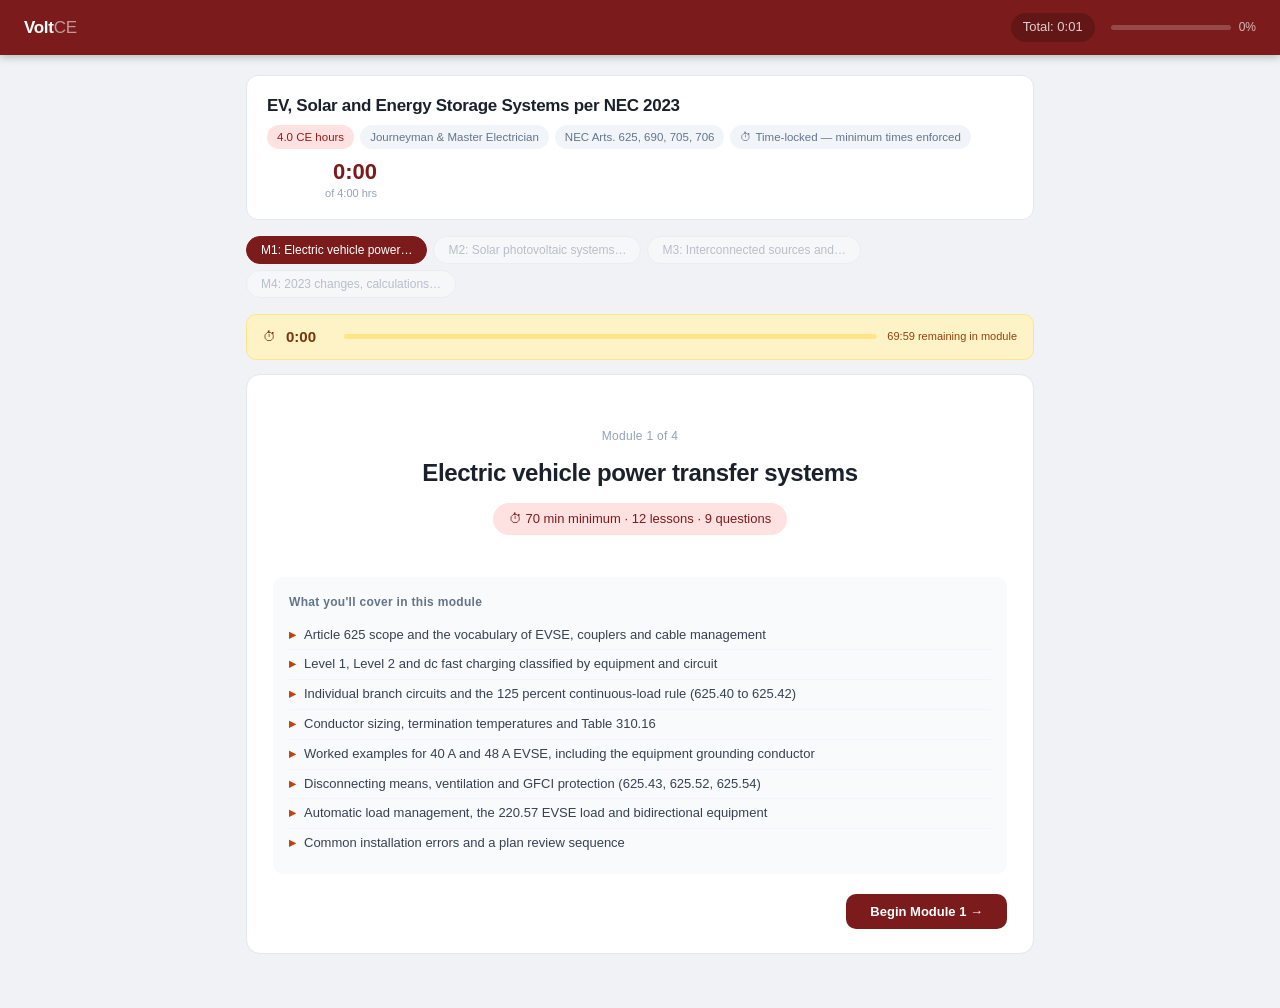
<file: course-ev-solar-storage-nec2023.html>
<!DOCTYPE html>
<html lang="en">
<head>
<meta charset="UTF-8">
<meta name="viewport" content="width=device-width, initial-scale=1.0">
<title>EV, Solar and Energy Storage Systems per NEC 2023 | VoltCE</title>
<style>
*{box-sizing:border-box;margin:0;padding:0}
body{font-family:-apple-system,BlinkMacSystemFont,'Segoe UI',Roboto,sans-serif;background:#f0f2f5;color:#1a202c;font-size:15px;line-height:1.6}

/* HEADER */
.hdr{background:#7B1B1B;padding:13px 24px;display:flex;align-items:center;justify-content:space-between;position:sticky;top:0;z-index:200;box-shadow:0 2px 8px rgba(0,0,0,0.25)}
.logo{font-size:17px;font-weight:700;color:#fff;letter-spacing:-0.3px}.logo span{opacity:0.55;font-weight:300}
.hdr-right{display:flex;align-items:center;gap:16px}
.hdr-timer{font-size:13px;color:rgba(255,255,255,0.8);background:rgba(0,0,0,0.2);padding:4px 12px;border-radius:999px;font-variant-numeric:tabular-nums}
.hdr-prog{display:flex;align-items:center;gap:8px}
.prog-bg{width:120px;height:5px;background:rgba(255,255,255,0.2);border-radius:3px}
.prog-fill{height:5px;background:#F4A261;border-radius:3px;transition:width 0.5s}
.prog-pct{font-size:12px;color:rgba(255,255,255,0.7)}

/* LAYOUT */
.wrap{max-width:820px;margin:0 auto;padding:20px 16px 40px}

/* COURSE INFO BAR */
.cinfo{background:#fff;border:1px solid #e2e8f0;border-radius:12px;padding:16px 20px;margin-bottom:16px;display:flex;justify-content:space-between;align-items:flex-start;gap:12px;flex-wrap:wrap}
.cinfo-title{font-size:17px;font-weight:700;letter-spacing:-0.3px;margin-bottom:6px}
.pills{display:flex;gap:6px;flex-wrap:wrap}
.pill{font-size:11.5px;padding:3px 10px;border-radius:999px;background:#f1f5f9;color:#64748b}
.pill.red{background:#FEE2E2;color:#991B1B}
.cinfo-time{text-align:right;min-width:110px}
.cinfo-time-big{font-size:22px;font-weight:700;color:#7B1B1B;line-height:1}
.cinfo-time-lbl{font-size:11px;color:#94a3b8;margin-top:2px}

/* MODULE NAV */
.mod-nav{display:flex;gap:6px;flex-wrap:wrap;margin-bottom:16px}
.mbtn{font-size:12px;padding:6px 14px;border-radius:999px;border:1.5px solid #e2e8f0;background:#fff;color:#64748b;cursor:pointer;transition:all 0.15s;white-space:nowrap}
.mbtn.active{background:#7B1B1B;color:#fff;border-color:#7B1B1B}
.mbtn.done{background:#FEF3C7;color:#92400E;border-color:#D97706}
.mbtn.locked{opacity:0.4;cursor:not-allowed}

/* CARDS */
.card{background:#fff;border:1px solid #e2e8f0;border-radius:14px;padding:24px 26px;margin-bottom:14px}

/* VIDEO PLACEHOLDER */
.vid-wrap{background:#1a1a2e;border-radius:12px;padding:0;margin:16px 0;overflow:hidden;position:relative}
.vid-inner{display:flex;flex-direction:column;align-items:center;justify-content:center;min-height:220px;gap:12px;padding:32px}
.vid-icon{width:64px;height:64px;border-radius:50%;background:rgba(244,162,97,0.2);border:2px solid rgba(244,162,97,0.4);display:flex;align-items:center;justify-content:center}
.vid-icon svg{width:28px;height:28px;fill:#F4A261}
.vid-title{font-size:15px;font-weight:600;color:#fff;text-align:center}
.vid-sub{font-size:12px;color:rgba(255,255,255,0.5);text-align:center}
.vid-dur{display:inline-block;background:rgba(244,162,97,0.15);color:#F4A261;font-size:11px;padding:3px 10px;border-radius:999px;margin-top:4px}
.vid-url-row{display:flex;gap:8px;width:100%;max-width:420px;margin-top:8px}
.vid-url-input{flex:1;padding:8px 12px;border-radius:8px;border:1px solid rgba(255,255,255,0.15);background:rgba(255,255,255,0.08);color:#fff;font-size:12px;outline:none}
.vid-url-input::placeholder{color:rgba(255,255,255,0.3)}
.vid-url-btn{padding:8px 14px;border-radius:8px;border:none;background:#F4A261;color:#1a1a2e;font-size:12px;font-weight:600;cursor:pointer;white-space:nowrap}
.vid-frame{width:100%;aspect-ratio:16/9;border:none;display:none}

/* SLIDE CONTENT */
.slide-tag{display:flex;gap:8px;align-items:center;margin-bottom:14px;flex-wrap:wrap}
.s-num{font-size:11px;color:#94a3b8;background:#f8fafc;padding:3px 10px;border-radius:999px}
.s-pill{font-size:11px;padding:3px 10px;border-radius:999px;background:#FEE2E2;color:#991B1B}
.slide-title{font-size:20px;font-weight:700;margin-bottom:12px;letter-spacing:-0.4px;line-height:1.3}
.slide-body{font-size:14px;color:#475569;line-height:1.8;margin-bottom:4px}

/* CONTENT BLOCKS */
.keypoint{background:#FFF7ED;border-left:3px solid #C2410C;border-radius:0 10px 10px 0;padding:14px 18px;margin:16px 0;font-size:13.5px;color:#431407;line-height:1.7}
.warning{background:#FEF2F2;border-left:3px solid #991B1B;border-radius:0 10px 10px 0;padding:14px 18px;margin:16px 0;font-size:13.5px;color:#450A0A;line-height:1.7}
.info-box{background:#F0F9FF;border-left:3px solid #0369A1;border-radius:0 10px 10px 0;padding:14px 18px;margin:16px 0;font-size:13.5px;color:#0C4A6E;line-height:1.7}
.code-ref{display:inline-block;background:#FEE2E2;color:#991B1B;font-size:11px;padding:2px 8px;border-radius:6px;font-weight:600;margin:2px}

.bullets{display:flex;flex-direction:column;gap:8px;margin:14px 0}
.bi{font-size:13.5px;color:#374151;padding-left:20px;position:relative;line-height:1.7}
.bi::before{content:'';position:absolute;left:5px;top:9px;width:6px;height:6px;border-radius:50%;background:#C2410C}

.dtable{width:100%;border-collapse:collapse;font-size:13px;margin:16px 0;border-radius:10px;overflow:hidden}
.dtable th{background:#7B1B1B;color:#fff;padding:10px 14px;text-align:left;font-weight:500}
.dtable td{padding:10px 14px;border-bottom:1px solid #f1f5f9;color:#475569}
.dtable tr:nth-child(even) td{background:#fafafa}
.dtable tr:last-child td{border-bottom:none}

.def-grid{display:grid;grid-template-columns:1fr 1fr;gap:10px;margin:16px 0}
.def-card{background:#f8fafc;border-radius:10px;padding:14px;border:1px solid #e2e8f0}
.def-term{font-size:13px;font-weight:600;color:#7B1B1B;margin-bottom:5px}
.def-body{font-size:12.5px;color:#64748b;line-height:1.65}

.step-list{display:flex;flex-direction:column;gap:10px;margin:14px 0}
.step-row{display:flex;gap:14px;align-items:flex-start}
.step-num{width:30px;height:30px;min-width:30px;border-radius:50%;background:#7B1B1B;color:#fff;font-size:12px;font-weight:700;display:flex;align-items:center;justify-content:center}
.step-text{font-size:13.5px;color:#374151;line-height:1.7;padding-top:4px}

.ppe-grid{display:grid;grid-template-columns:repeat(auto-fit,minmax(170px,1fr));gap:10px;margin:14px 0}
.ppe-cat{border-radius:10px;padding:14px;border:2px solid}
.ppe-num{font-size:13px;font-weight:700;margin-bottom:3px}
.ppe-cal{font-size:12px;font-weight:600;margin-bottom:6px}
.ppe-items{font-size:11.5px;line-height:1.65;opacity:0.85}

.hierarchy{display:flex;flex-direction:column;gap:6px;margin:14px 0}
.hier-row{display:flex;align-items:center;gap:12px;padding:10px 14px;border-radius:10px}
.hier-num{font-size:13px;font-weight:700;min-width:22px}
.hier-title{font-size:13.5px;font-weight:600;margin-bottom:2px}
.hier-sub{font-size:12px;opacity:0.75}

/* TIMER OVERLAY on slide */
.slide-timer{display:flex;align-items:center;gap:8px;padding:10px 16px;background:#FFF7ED;border:1px solid #FED7AA;border-radius:10px;margin-top:16px;font-size:13px;color:#92400E}
.slide-timer .t-icon{font-size:16px}
.slide-timer .t-remaining{font-weight:600;font-variant-numeric:tabular-nums;min-width:40px}
.slide-timer .t-bar-bg{flex:1;height:4px;background:#FED7AA;border-radius:2px}
.slide-timer .t-bar-fill{height:4px;background:#C2410C;border-radius:2px;transition:width 1s linear}

/* MODULE TIMER */
.mod-timer-bar{background:#FEF3C7;border:1px solid #FDE68A;border-radius:10px;padding:10px 16px;margin-bottom:14px;display:flex;align-items:center;gap:10px;font-size:13px;color:#78350F}
.mod-timer-bar .mt-time{font-weight:700;font-variant-numeric:tabular-nums;font-size:15px;min-width:48px}
.mod-timer-bar .mt-bar-bg{flex:1;height:5px;background:#FDE68A;border-radius:3px}
.mod-timer-bar .mt-bar-fill{height:5px;background:#D97706;border-radius:3px;transition:width 1s linear}
.mod-timer-bar .mt-label{font-size:11px;color:#92400E;white-space:nowrap}

/* NAV ROW */
.nav-row{display:flex;justify-content:space-between;align-items:center;margin-top:20px;gap:8px}
.btn-prev{padding:10px 20px;border-radius:10px;border:1.5px solid #e2e8f0;background:#fff;font-size:13px;color:#374151;cursor:pointer;transition:all 0.15s}
.btn-prev:hover{border-color:#7B1B1B;color:#7B1B1B}
.btn-next{padding:10px 24px;border-radius:10px;border:none;background:#7B1B1B;color:#fff;font-size:13px;font-weight:600;cursor:pointer;transition:all 0.15s}
.btn-next:hover:not(:disabled){background:#5c1414}
.btn-next:disabled{background:#9ca3af;cursor:not-allowed}
.btn-locked-msg{font-size:12px;color:#92400E;background:#FFF7ED;border:1px solid #FED7AA;padding:6px 12px;border-radius:8px}

/* QUIZ */
.quiz-header{display:flex;align-items:center;gap:10px;margin-bottom:16px}
.quiz-prog{font-size:12px;color:#64748b;background:#f1f5f9;padding:4px 12px;border-radius:999px}
.quiz-score-live{font-size:12px;color:#92400E;background:#FFF7ED;padding:4px 12px;border-radius:999px}
.quiz-q{font-size:15.5px;font-weight:600;margin-bottom:18px;line-height:1.55;color:#1a202c}
.quiz-opts{display:flex;flex-direction:column;gap:9px;margin-bottom:16px}
.qopt{padding:13px 17px;border-radius:10px;border:1.5px solid #e2e8f0;background:#fff;font-size:14px;color:#1a202c;cursor:pointer;text-align:left;transition:all 0.15s;line-height:1.5}
.qopt:hover{border-color:#C2410C;background:#FEF2F2}
.qopt.correct{background:#F0FDF4;border-color:#16A34A;color:#14532D}
.qopt.wrong{background:#FEF2F2;border-color:#DC2626;color:#450A0A}
.fb{padding:13px 17px;border-radius:10px;font-size:13.5px;margin-bottom:14px;line-height:1.7}
.fb.correct{background:#F0FDF4;color:#14532D;border:1px solid #BBF7D0}
.fb.wrong{background:#FEF2F2;color:#450A0A;border:1px solid #FECACA}

/* RESULTS */
.results-wrap{text-align:center;padding:32px 16px}
.score-big{font-size:64px;font-weight:800;color:#7B1B1B;line-height:1;letter-spacing:-2px}
.score-sub{font-size:14px;color:#64748b;margin:6px 0 18px}
.score-badge{display:inline-block;font-size:14px;font-weight:600;padding:10px 28px;border-radius:10px;margin-bottom:18px}
.score-badge.pass{background:#F0FDF4;color:#14532D;border:1px solid #BBF7D0}
.score-badge.fail{background:#FEF2F2;color:#450A0A;border:1px solid #FECACA}
.cert-box{background:linear-gradient(135deg,#7B1B1B 0%,#C2410C 100%);border-radius:14px;padding:28px;text-align:center;margin-top:18px}
.cert-label{font-size:11px;color:rgba(255,255,255,0.6);letter-spacing:0.5px;margin-bottom:4px}
.cert-title{font-size:20px;font-weight:700;color:#fff;margin-bottom:6px}
.cert-detail{font-size:13px;color:rgba(255,255,255,0.7);line-height:1.6}
.cert-seal{font-size:48px;margin-bottom:8px}

/* MODULE INTRO */
.mod-intro{text-align:center;padding:28px 16px 14px}
.mod-label{font-size:12px;color:#94a3b8;margin-bottom:8px;letter-spacing:0.3px}
.mod-big-title{font-size:24px;font-weight:700;margin-bottom:10px;letter-spacing:-0.4px}
.mod-time-badge{display:inline-flex;align-items:center;gap:6px;font-size:13px;color:#7B1B1B;background:#FEE2E2;padding:6px 16px;border-radius:999px;margin-bottom:16px}
.mod-overview{text-align:left;background:#f8fafc;border-radius:10px;padding:16px;margin:12px 0}
.mod-overview-title{font-size:12px;font-weight:600;color:#64748b;margin-bottom:8px;letter-spacing:0.3px}
.mod-overview-item{font-size:13px;color:#374151;padding:4px 0;border-bottom:1px solid #f1f5f9;display:flex;gap:8px}
.mod-overview-item:last-child{border-bottom:none}
.mod-overview-dot{color:#C2410C;font-weight:700}

/* LOCKED MODULE */
.locked-msg{text-align:center;padding:48px 24px}
.lock-icon{font-size:52px;margin-bottom:16px}
.lock-title{font-size:20px;font-weight:700;margin-bottom:8px}
.lock-body{font-size:14px;color:#64748b;line-height:1.7}

@media(max-width:640px){
  .def-grid{grid-template-columns:1fr}
  .ppe-grid{grid-template-columns:1fr 1fr}
  .hdr-timer{display:none}
  .cinfo{flex-direction:column}
  .cinfo-time{text-align:left}
}
</style>
</head>
<body>

<div class="hdr">
  <div class="logo">Volt<span>CE</span></div>
  <div class="hdr-right">
    <div class="hdr-timer" id="total-timer">Total: 0:00:00</div>
    <div class="hdr-prog">
      <div class="prog-bg"><div class="prog-fill" id="prog-fill" style="width:0%"></div></div>
      <span class="prog-pct" id="prog-pct">0%</span>
    </div>
  </div>
</div>

<div class="wrap">
  <div class="cinfo">
    <div>
      <div class="cinfo-title">EV, Solar and Energy Storage Systems per NEC 2023</div>
      <div class="pills">
        <span class="pill red">4.0 CE hours</span>
        <span class="pill">Journeyman & Master Electrician</span>
        <span class="pill">NEC Arts. 625, 690, 705, 706</span>
        <span class="pill">⏱ Time-locked — minimum times enforced</span>
      </div>
    </div>
    <div class="cinfo-time">
      <div class="cinfo-time-big" id="course-time-display">0:00</div>
      <div class="cinfo-time-lbl">of 4:00 hrs</div>
    </div>
  </div>

  <div class="mod-nav" id="mod-nav"></div>
  <div id="mod-timer-bar" style="display:none" class="mod-timer-bar">
    <span>⏱</span>
    <span class="mt-time" id="mt-time">0:00</span>
    <div class="mt-bar-bg"><div class="mt-bar-fill" id="mt-bar" style="width:0%"></div></div>
    <span class="mt-label" id="mt-label">Module time</span>
  </div>
  <div id="content"></div>
</div>

<script>
// ─── TIMING CONFIG ────────────────────────────────────────────────────────────
// Slide minimum times in seconds (students CANNOT advance before these expire)
const SLIDE_MIN = 150; // 2.5 minutes per content slide
// Module minimum times in seconds (total 4 hours)
const MOD_MINS = [70*60, 70*60, 70*60, 30*60];

// ─── COURSE DATA ─────────────────────────────────────────────────────────────
const MODULES = [
 {
  "title": "Electric vehicle power transfer systems",
  "time": "70 min",
  "modMin": MOD_MINS[0],
  "overview": [
   "Article 625 scope and the vocabulary of EVSE, couplers and cable management",
   "Level 1, Level 2 and dc fast charging classified by equipment and circuit",
   "Individual branch circuits and the 125 percent continuous-load rule (625.40 to 625.42)",
   "Conductor sizing, termination temperatures and Table 310.16",
   "Worked examples for 40 A and 48 A EVSE, including the equipment grounding conductor",
   "Disconnecting means, ventilation and GFCI protection (625.43, 625.52, 625.54)",
   "Automatic load management, the 220.57 EVSE load and bidirectional equipment",
   "Common installation errors and a plan review sequence"
  ],
  "slides": [
   {
    "tag": "M1·S1",
    "title": "Article 625 and the Vocabulary of EV Charging",
    "body": "Article 625 covers the conductors and equipment that sit outside the vehicle and connect it to a supply of electricity, whether the purpose is charging, power export or bidirectional flow. Terms used in the article are defined in 625.2, and learning them precisely makes the rest of the article much easier to read. The key boundary is the vehicle inlet: everything on the premises side of it is the installer's responsibility, and the charger built into the vehicle is not.",
    "def_grid": [
     {
      "term": "EVSE",
      "body": "Electric vehicle supply equipment: the conductors, EV connectors, attachment plugs and other fittings and apparatus installed specifically to transfer energy between the premises wiring and the vehicle. This is the equipment the installer buys, mounts and wires."
     },
     {
      "term": "EV connector and EV inlet",
      "body": "The connector is the device on the EVSE cable that is inserted into the vehicle to establish the electrical connection and exchange information. The inlet is the matching receptacle on the vehicle."
     },
     {
      "term": "EV coupler",
      "body": "The mating pair formed when an EV connector is engaged with an EV inlet. The coupler is where the premises system ends and the vehicle begins."
     },
     {
      "term": "Cable management system",
      "body": "Equipment designed to control and organize unused lengths of the EVSE output cable, such as a retractor or hook system. Its presence affects how long the output cable is allowed to be."
     }
    ],
    "bullets": [
     "The onboard charger, battery and vehicle wiring are evaluated under vehicle standards, not the NEC. When a vehicle is said to have a 'Level 2 charger' it means the onboard charger can accept that supply, not that an EVSE is built into the car.",
     "Article 625 applies to charging, to power export (vehicle powering a load) and to bidirectional current flow, so bidirectional equipment is within its scope.",
     "Electrical materials, devices, fittings and associated equipment used in Article 625 installations must be listed or labeled."
    ],
    "keypoint": "EVSE is everything between the premises wiring and the vehicle inlet; the onboard charger is part of the vehicle and is not EVSE.",
    "info": "Always read the definition in the edition you are working under. Definitions can be revised or relocated between code cycles, so confirm 625.2 and Article 100 in your adopted edition.",
    "refs": [
     "NEC Article 625",
     "NEC 625.1",
     "NEC 625.2"
    ]
   },
   {
    "tag": "M1·S2",
    "title": "Level 1, Level 2 and DC Fast Charging by Equipment and Circuit",
    "body": "The terms Level 1, Level 2 and DC fast charging are industry shorthand, mostly from SAE J1772 and vehicle literature, and the NEC does not use them to set requirements. What matters to the installer is the supply voltage, the EVSE current rating, whether the equipment is cord-and-plug or hardwired, and where the ac to dc conversion takes place. The listing label gives the maximum output current that every later calculation depends on.",
    "table": {
     "h": [
      "Category",
      "Typical supply to the equipment",
      "Typical EVSE rating",
      "Typical premises circuit and notes"
     ],
     "r": [
      [
       "Level 1 (ac)",
       "120 volts, single phase",
       "12 to 16 A (16 A x 120 V = 1,920 VA)",
       "15 or 20 ampere branch circuit with a receptacle; often a portable, cord-and-plug unit. A 16 A unit needs a 20 A circuit because 16 x 1.25 = 20."
      ],
      [
       "Level 2 (ac)",
       "208 or 240 volts, single phase (208 volts three phase at some commercial sites)",
       "16 to 80 A (80 A x 240 V = 19,200 VA)",
       "Dedicated 20 A to 100 A circuit. Residential units are commonly 32, 40 or 48 A. Hardwired or plug-in (for example a 50 A receptacle)."
      ],
      [
       "DC fast charging",
       "Three-phase ac, often 480 volts, feeding a charger that converts to dc outside the vehicle",
       "Tens to hundreds of kW",
       "Feeder or branch circuit sized from the charger nameplate. At 480Y/277 volts the supply is more than 150 volts to ground, so a disconnecting means is required by 625.43."
      ]
     ]
    },
    "bullets": [
     "The ratings in the table are typical only. Products vary, so always use the marked rating on the EVSE and its installation instructions.",
     "Some EVSE has an adjustable current setting. The marked and instructed maximum, together with any restricted-access adjustment allowed by the listing, determines the load.",
     "Output cable length is limited unless the EVSE includes a cable management system, so check the listing and the installation instructions before choosing a mounting location.",
     "A dc fast charger is still supplied with ac. The 'dc' describes the conversion that happens inside the charger, so the supply-side wiring is designed like any other ac feeder or branch circuit."
    ],
    "keypoint": "Classify EVSE by supply voltage, rated current and connection method, then use the nameplate or listing label rating for every calculation.",
    "warning": "Do not size a circuit from the product name or the vehicle's advertised charge rate. Size it from the listed EVSE rating on the label.",
    "refs": [
     "NEC Article 625",
     "NEC 625.2",
     "NEC 625.43"
    ]
   },
   {
    "tag": "M1·S3",
    "title": "Individual Branch Circuits and the 125 Percent Rule",
    "body": "Section 625.40 requires each outlet installed for EV charging to be supplied by an individual branch circuit that has no other outlets. Section 625.42 treats the EVSE load as a continuous load, and 625.41 requires the overcurrent device protecting a feeder or branch circuit supplying EVSE to be rated at least 125 percent of the maximum load of the EVSE. Sections 210.19(A)(1) and 210.20(A) express the same continuous-load idea for ordinary branch circuits, so the result is consistent wherever you read it.",
    "def_grid": [
     {
      "term": "625.40 Branch circuit",
      "body": "One EVSE outlet, one branch circuit, no other outlets on it. A 240 volt EV receptacle cannot also feed a second garage receptacle for tools."
     },
     {
      "term": "625.41 Overcurrent protection",
      "body": "The device protecting the feeder or branch circuit must be rated not less than 125 percent of the EVSE maximum load."
     },
     {
      "term": "625.42 Rating",
      "body": "EVSE is treated as a continuous load, which is why the 125 percent factor applies. The same section addresses automatic load management for service and feeder loads."
     },
     {
      "term": "210.19(A)(1) and 210.20(A)",
      "body": "General rules that size branch-circuit conductors and overcurrent devices for continuous loads at 125 percent, unless the assembly is listed for continuous operation at 100 percent of its rating."
     }
    ],
    "bullets": [
     "A continuous load is one where the maximum current is expected to continue for three hours or more (Article 100). EV charging commonly runs longer than that, so the NEC does not leave it to judgement.",
     "Working backward: a 50 ampere breaker can supply a continuous EVSE load of no more than 50 / 1.25 = 40 amperes; a 20 ampere circuit supports 16 amperes; a 60 ampere circuit supports 48 amperes.",
     "A 2023 exception to 625.40 allows certain small 120 volt EVSE units to share a circuit when operated in island mode. It is narrow and does not change the normal rule."
    ],
    "keypoint": "The branch circuit serves only the EVSE, and both the conductor ampacity and the overcurrent device must be at least 125 percent of the EVSE rating.",
    "info": "Overcurrent device sizes come from the standard ratings in 240.6(A). The sequence used most often here is 15, 20, 25, 30, 35, 40, 45, 50, 60, 70, 80, 90, 100, 110 and 125 amperes.",
    "refs": [
     "NEC 625.40",
     "NEC 625.41",
     "NEC 625.42",
     "NEC 210.19",
     "NEC 210.20"
    ]
   },
   {
    "tag": "M1·S4",
    "title": "Conductor Ampacity, Terminal Temperatures and Table 310.16",
    "body": "The conductor must have an ampacity of at least 125 percent of the EVSE rating, and the ampacity you read from Table 310.16 is limited by the temperature rating of the terminations, not just the insulation. Section 110.14(C) generally limits circuits rated 100 amperes or less to the 60 degree C column unless the equipment is marked for higher temperature, and most listed EVSE terminals are marked for 75 degrees C. Always check the EVSE and the breaker or panel terminals before choosing a column.",
    "table": {
     "h": [
      "EVSE rating",
      "Minimum conductor and breaker basis",
      "Standard breaker (240.6(A))",
      "Smallest copper at 75 C (Table 310.16)"
     ],
     "r": [
      [
       "16 A",
       "16 x 1.25 = 20 A",
       "20 A",
       "14 AWG (20 A)"
      ],
      [
       "24 A",
       "24 x 1.25 = 30 A",
       "30 A",
       "10 AWG (35 A)"
      ],
      [
       "32 A",
       "32 x 1.25 = 40 A",
       "40 A",
       "8 AWG (50 A)"
      ],
      [
       "40 A",
       "40 x 1.25 = 50 A",
       "50 A",
       "8 AWG (50 A)"
      ],
      [
       "48 A",
       "48 x 1.25 = 60 A",
       "60 A",
       "6 AWG (65 A)"
      ],
      [
       "60 A",
       "60 x 1.25 = 75 A",
       "80 A",
       "4 AWG (85 A)"
      ],
      [
       "80 A",
       "80 x 1.25 = 100 A",
       "100 A",
       "3 AWG (100 A)"
      ]
     ]
    },
    "bullets": [
     "The copper 75 degree C ampacities used above are: 12 AWG 25 A, 10 AWG 35 A, 8 AWG 50 A, 6 AWG 65 A, 4 AWG 85 A and 3 AWG 100 A. The 60 degree C column is lower: 10 AWG is 30 A, 8 AWG is 40 A and 6 AWG is 55 A.",
     "If a 40 ampere EVSE on a 50 ampere circuit had terminals rated only for 60 degrees C, 8 AWG (40 A at 60 degrees C) would be too small, and 6 AWG (55 A at 60 degrees C) would be the minimum.",
     "For a 60 ampere EVSE the calculated 75 amperes is not a standard size, so the next standard rating of 80 amperes is used, with 4 AWG copper (85 A at 75 degrees C).",
     "Small conductor limits in 240.4(D) still apply: 12 AWG copper is limited to a 20 ampere overcurrent device and 10 AWG copper to 30 amperes, which is why a 24 ampere EVSE on a 30 ampere circuit needs 10 AWG, not 12 AWG."
    ],
    "keypoint": "Pick the Table 310.16 column that the weakest termination allows, then confirm the ampacity is at least 125 percent of the EVSE rating.",
    "info": "Temperature correction and conductor bundling adjustments apply if the installation conditions require them. For indoor residential runs they usually do not change the result, but a long run through a hot attic or a conduit with other circuits can.",
    "refs": [
     "NEC 110.14",
     "NEC Table 310.16",
     "NEC 240.4",
     "NEC 240.6",
     "NEC 625.41",
     "NEC 625.42"
    ]
   },
   {
    "tag": "M1·S5",
    "title": "Worked Example 1: 40-Ampere EVSE Branch Circuit",
    "body": "A homeowner is installing a hardwired, listed EVSE whose label shows a maximum output of 40 amperes at 240 volts, single phase. The task is to select the breaker, the conductors and the equipment grounding conductor. Work through the steps in order, writing the Code reference beside each one.",
    "bullets": [
     "Aluminum alternative: for a 50 A circuit, 6 AWG aluminum is rated 50 A at 75 degrees C and 8 AWG aluminum is only 40 A, so 6 AWG aluminum would be the minimum.",
     "If the terminals were rated only for 60 degrees C, use the 60 degree C column and move up to 6 AWG copper (55 A)."
    ],
    "step_list": [
     "Read the EVSE label: 40 A maximum output, 240 V single phase, listed. Load = 40 A x 240 V = 9,600 VA (9.6 kVA).",
     "Apply the continuous-load rule (625.42, 625.41): 40 A x 1.25 = 50 A minimum for the overcurrent device and the conductor ampacity.",
     "Select the overcurrent device from 240.6(A): 50 A is a standard size, so a 50 ampere, 2-pole breaker is selected.",
     "Check the terminations (110.14(C)): the EVSE and the breaker are both marked for 75 degrees C, so the 75 degree C column of Table 310.16 may be used.",
     "Select the conductor from Table 310.16, copper, 75 degree C column: 10 AWG = 35 A (too small), 8 AWG = 50 A (not less than the 50 A required, acceptable). Use 8 AWG copper.",
     "Select the equipment grounding conductor from Table 250.122 using the 50 A overcurrent device: 10 AWG copper.",
     "Final check: the 50 A breaker is 125 percent of 40 A, the conductor ampacity of 50 A equals the 50 A required, and the EVSE is listed for the circuit. Disconnect rule (625.43): a 40 A, 240 V single-phase unit is not above 60 A or 150 V to ground, so Article 625 does not require a separate disconnect."
    ],
    "keypoint": "A 40 ampere EVSE requires a 50 ampere breaker, 8 AWG copper (75 degrees C) and a 10 AWG copper equipment grounding conductor.",
    "refs": [
     "NEC 625.41",
     "NEC 625.42",
     "NEC 240.6",
     "NEC Table 310.16",
     "NEC 110.14",
     "NEC Table 250.122"
    ]
   },
   {
    "tag": "M1·S6",
    "title": "Worked Example 2: 48-Ampere EVSE Branch Circuit",
    "body": "Now repeat the procedure for a hardwired, listed EVSE marked 48 amperes at 240 volts. The numbers land exactly on standard values, which makes this a good model for checking your method: calculate, round up to a standard device, then choose a conductor that is not smaller than the calculation. The unit is also not above 60 amperes and is only 120 volts to ground, so the disconnect rule is checked at the end.",
    "table": {
     "h": [
      "Quantity",
      "40 A EVSE",
      "48 A EVSE"
     ],
     "r": [
      [
       "Load at 240 V",
       "9,600 VA",
       "11,520 VA"
      ],
      [
       "Required ampacity and OCPD (x 1.25)",
       "50 A",
       "60 A"
      ],
      [
       "Breaker",
       "50 A",
       "60 A"
      ],
      [
       "Copper at 75 C",
       "8 AWG (50 A)",
       "6 AWG (65 A)"
      ],
      [
       "EGC, Table 250.122",
       "10 AWG Cu",
       "10 AWG Cu"
      ],
      [
       "Separate disconnect (625.43)",
       "Not required",
       "Not required"
      ]
     ]
    },
    "step_list": [
     "Read the label: 48 A maximum, 240 V single phase. Load = 48 x 240 = 11,520 VA (11.52 kVA).",
     "Continuous-load rule: 48 A x 1.25 = 60 A.",
     "Overcurrent device: 60 A is a standard size in 240.6(A). Select a 60 ampere, 2-pole breaker.",
     "Conductor, copper, 75 degree C column of Table 310.16: 8 AWG = 50 A (too small, less than 60 A), 6 AWG = 65 A (adequate). Use 6 AWG copper.",
     "Protection check: the 65 A conductor ampacity is above the 60 A breaker rating, so the conductor is protected by the breaker.",
     "Equipment grounding conductor, Table 250.122, 60 A overcurrent device: 10 AWG copper.",
     "Disconnect check (625.43): the unit is not rated more than 60 A and is 120 V to ground (240 V single phase), so Article 625 does not require a separate EVSE disconnect. A utility, the AHJ or the manufacturer may still require one.",
     "Aluminum alternative: 4 AWG aluminum at 75 degrees C is 65 A (6 AWG aluminum is only 50 A), so 4 AWG aluminum would be the minimum."
    ],
    "keypoint": "A 48 ampere EVSE requires a 60 ampere breaker, 6 AWG copper at 75 degrees C (65 A) and a 10 AWG copper equipment grounding conductor.",
    "warning": "A 48 ampere EVSE on an 8 AWG circuit is a common field error. 8 AWG copper is 50 A at 75 degrees C and cannot carry the 60 A required.",
    "refs": [
     "NEC 625.41",
     "NEC 625.42",
     "NEC 240.6",
     "NEC Table 310.16",
     "NEC Table 250.122",
     "NEC 625.43"
    ]
   },
   {
    "tag": "M1·S7",
    "title": "Disconnecting Means: Section 625.43",
    "body": "Section 625.43 requires a readily accessible disconnecting means for EVSE rated more than 60 amperes or more than 150 volts to ground, and the disconnect must be capable of being locked in the open position. Either threshold is enough by itself. This surprises many installers because a 240 volt single-phase circuit is only 120 volts to ground, while a 480Y/277 volt three-phase circuit is 277 volts to ground and always crosses the 150 volt line.",
    "table": {
     "h": [
      "EVSE",
      "Current",
      "Voltage to ground",
      "Disconnect required by 625.43?"
     ],
     "r": [
      [
       "240 V single phase",
       "48 A",
       "120 V",
       "No (not more than 60 A, not more than 150 V)"
      ],
      [
       "240 V single phase",
       "60 A",
       "120 V",
       "No (60 A is not more than 60 A)"
      ],
      [
       "240 V single phase",
       "80 A",
       "120 V",
       "Yes (more than 60 A)"
      ],
      [
       "208Y/120 V three phase",
       "60 A",
       "120 V",
       "No"
      ],
      [
       "208Y/120 V three phase",
       "100 A",
       "120 V",
       "Yes (more than 60 A)"
      ],
      [
       "480Y/277 V three phase",
       "40 A",
       "277 V",
       "Yes (more than 150 V to ground)"
      ]
     ]
    },
    "bullets": [
     "Readily accessible means capable of being reached quickly without climbing over or removing obstacles. Verify the disconnect will not end up behind a parked vehicle or a locked gate.",
     "Lockable in the open position means the provision for locking must remain in place with or without the lock installed. See 110.25 for the general rules on lockable disconnecting means.",
     "A circuit breaker in a panelboard may serve as the disconnect if it meets the location and lockability requirements.",
     "Article 625 sets the minimum. The AHJ, the utility, the manufacturer's instructions or a commercial site design may call for a disconnect even when 625.43 does not."
    ],
    "keypoint": "A disconnect is required if the EVSE is rated more than 60 A or more than 150 V to ground, and it must be lockable in the open position.",
    "info": "Count from the unit label and the supply system, not from the breaker alone. A 60 ampere breaker feeding a 40 ampere EVSE is judged as a 40 ampere EVSE for the 60 ampere threshold.",
    "refs": [
     "NEC 625.43",
     "NEC 110.25"
    ]
   },
   {
    "tag": "M1·S8",
    "title": "Ventilation and GFCI Protection: 625.52, 625.54 and 210.8",
    "body": "Ventilation under 625.52 is tied to the equipment: the installer checks the listing and marking of the EVSE and the vehicle to decide whether the article requires ventilation, rather than assuming it is always needed. GFCI protection for personnel under 625.54 applies to receptacles installed for EV charging, and 210.8 may apply at the same time because it is driven by the location, such as a dwelling garage. A hardwired EVSE carries its own listed personnel protection system, so the question is different for receptacle outlets than for hardwired units.",
    "table": {
     "h": [
      "Scenario",
      "GFCI answer",
      "Why"
     ],
     "r": [
      [
       "240 V, 50 A receptacle for EV charging in an attached dwelling garage",
       "Required",
       "625.54 covers EV charging receptacles, and 210.8 covers 125 to 250 V receptacles in dwelling garages"
      ],
      [
       "125 V, 20 A receptacle in a commercial parking garage used to plug in a portable EVSE",
       "Required",
       "625.54 applies to the EV charging receptacle, and 210.8 covers garages in other than dwelling units"
      ],
      [
       "125 V, 15 A receptacle on the outside wall of a dwelling used for EV charging",
       "Required",
       "625.54 and the outdoor receptacle rule in 210.8"
      ],
      [
       "Hardwired, listed EVSE",
       "Protection is built into the equipment",
       "625.22 requires EVSE to incorporate a listed personnel protection system; follow the manufacturer's instructions on any additional GFCI breaker"
      ]
     ]
    },
    "bullets": [
     "To decide on ventilation, read the EVSE and vehicle markings. The section is written around equipment that is listed or marked as requiring ventilation, so most installations with modern vehicles need no special ventilation.",
     "If both 625.54 and 210.8 apply to the same receptacle there is no conflict: provide GFCI protection once, with a GFCI receptacle or breaker acceptable to the listing of the EVSE.",
     "A GFCI breaker feeding a hardwired EVSE can cause nuisance tripping if the EVSE already has its own protection. Follow the installation instructions rather than adding protection by habit."
    ],
    "keypoint": "Ventilation follows the listing and marking; GFCI protection applies to EV charging receptacles under 625.54 and can also be required by the location rules in 210.8.",
    "warning": "Do not skip GFCI protection because the receptacle is 240 volts. The 210.8 rule for dwelling garages covers 125 through 250 volt receptacles.",
    "refs": [
     "NEC 625.52",
     "NEC 625.54",
     "NEC 625.22",
     "NEC 210.8"
    ]
   },
   {
    "tag": "M1·S9",
    "title": "Automatic Load Management and the 220.57 EVSE Load",
    "body": "An automatic load management system (ALMS) monitors the electrical system and limits the current drawn by EVSE so that the total stays under a set value. When one is installed, the EVSE load used for the service or feeder calculation is the maximum load the load management system permits, which can allow more chargers on an existing service without upsizing it. Where no managed limit applies, 220.57 sets the EVSE load for service and feeder calculations at 7,200 watts or the nameplate rating, whichever is larger.",
    "table": {
     "h": [
      "EVSE nameplate",
      "Load used under 220.57",
      "Reason"
     ],
     "r": [
      [
       "12 A at 120 V (1,440 VA)",
       "7,200 VA",
       "Nameplate is below 7,200"
      ],
      [
       "20 A at 240 V (4,800 VA)",
       "7,200 VA",
       "Nameplate is below 7,200"
      ],
      [
       "32 A at 240 V (7,680 VA)",
       "7,680 VA",
       "Nameplate exceeds 7,200"
      ],
      [
       "40 A at 240 V (9,600 VA)",
       "9,600 VA",
       "Nameplate exceeds 7,200"
      ],
      [
       "Two units: 9,600 VA and 3,840 VA",
       "16,800 VA",
       "9,600 + 7,200 (the smaller unit is raised to 7,200)"
      ],
      [
       "Five units, 7,200 VA each",
       "36,000 VA",
       "5 x 7,200"
      ]
     ]
    },
    "step_list": [
     "Two 48 A, 240 V EVSE units, no load management: each is 48 x 240 = 11,520 VA, above 7,200 VA, so the nameplate governs. Total = 2 x 11,520 = 23,040 VA, or 96 A at 240 V.",
     "The same two units on an ALMS that holds the pair to 48 A in total: the load for the calculation is the managed maximum, 48 x 240 = 11,520 VA, or 48 A.",
     "Difference: 11,520 VA (48 A) of service capacity is not needed because of the managed limit."
    ],
    "keypoint": "With load management, the calculation uses the managed maximum; without it, 220.57 requires the larger of 7,200 watts or the nameplate rating for each EVSE.",
    "info": "Load management affects the service and feeder calculation. The branch circuit for each EVSE is still sized from that unit's rating (125 percent) unless the product listing allows a reduced setting. Read the ALMS listing and the EVSE instructions; the 2023 edition also added Article 750 for energy management systems.",
    "refs": [
     "NEC 625.42",
     "NEC 220.57",
     "NEC Article 750"
    ]
   },
   {
    "tag": "M1·S10",
    "title": "Bidirectional EVSE and Power Control Systems",
    "body": "Bidirectional EVSE can export power from the vehicle to the premises or the grid, which changes how the installation is treated. Section 625.48 requires equipment with a power export function to be listed and marked as suitable for that purpose, and 625.46 requires that energy cannot be back-fed through EVSE on loss of the primary source unless the bidirectional rules permit it. Which other article applies depends on how the system runs: isolated standby operation brings in Article 702, and operation in parallel with the utility brings in Article 705.",
    "table": {
     "h": [
      "Use of the vehicle as a source",
      "Article that applies with 625",
      "What to confirm"
     ],
     "r": [
      [
       "Backup power to selected loads during an outage, isolated from the utility by transfer equipment",
       "Article 702 (optional standby systems)",
       "Transfer equipment, load calculation or load management for the standby source, and listing for export"
      ],
      [
       "Operation in parallel with the utility, exporting or exchanging energy",
       "Article 705 (interconnected power sources)",
       "Point of connection (705.11 or 705.12), source disconnect, overcurrent protection, labeling and utility interconnection approval"
      ],
      [
       "Charging only, no export",
       "Article 625 alone",
       "Normal EVSE branch-circuit rules"
      ]
     ]
    },
    "bullets": [
     "Control systems limit the current on busbars and conductors so that combined source output does not exceed equipment ratings. In the 2023 edition 705.13 is titled Energy Management Systems, replacing the earlier title Power Control Systems, with fewer requirements.",
     "Document the listing and settings of any control or energy management system for the inspector, because busbar and conductor calculations may rely on the setting rather than on the rating of the source.",
     "Bidirectional charging must also meet the utility's interconnection requirements, which are separate from the Code. Contact the utility before design is finished."
    ],
    "keypoint": "Bidirectional EVSE must be listed and marked for export, and the use case decides whether Article 702 (standby) or Article 705 (interconnected) applies.",
    "info": "Treat the vehicle as a power source when it can export. The same disconnect, labeling and overcurrent rules that apply to a PV inverter then apply to it.",
    "refs": [
     "NEC 625.46",
     "NEC 625.48",
     "NEC Article 702",
     "NEC Article 705",
     "NEC 705.13"
    ]
   },
   {
    "tag": "M1·S11",
    "title": "Common EV Installation Errors: Sizing and Circuits",
    "body": "Most failed EV charger inspections trace back to a small number of mistakes that are easy to catch if you know where to look. This lesson lists the sizing and circuit errors, why each is wrong and which section resolves it on a plan review. Use the table as a template for your own review checklist.",
    "table": {
     "h": [
      "Error found on the plan",
      "Why it is wrong",
      "Section that resolves it"
     ],
     "r": [
      [
       "40 A EVSE on a 40 A breaker",
       "40 x 1.25 = 50, so the breaker must be at least 50 A. A 40 A breaker can supply only 32 A of continuous load (80 percent)",
       "625.41, 210.20(A)"
      ],
      [
       "50 A EVSE on a 50 A breaker",
       "50 x 1.25 = 62.5 A, so the next standard size is 70 A with conductors rated at least 62.5 A",
       "625.41, 240.6(A)"
      ],
      [
       "EV receptacle and garage tool receptacle on one circuit",
       "Each EV outlet must be an individual branch circuit with no other outlets",
       "625.40"
      ],
      [
       "12 AWG conductors on a 30 A breaker for a 24 A EVSE",
       "12 AWG copper is limited to a 20 A device; 10 AWG is the minimum",
       "240.4(D), Table 310.16"
      ],
      [
       "8 AWG copper for a 48 A EVSE",
       "8 AWG at 75 C is 50 A; 60 A is required so 6 AWG is the minimum",
       "Table 310.16, 625.41"
      ],
      [
       "Conductor chosen from the 75 C column when the terminals are 60 C",
       "The termination limits the usable ampacity",
       "110.14(C)"
      ]
     ]
    },
    "bullets": [
     "Check the arithmetic for each row yourself. For the second row: 50 A x 1.25 = 62.5 A, and the next standard size above that is 70 A.",
     "In every case the question to ask is the same: what is the marked EVSE rating, and does the circuit meet 125 percent of it at the breaker and at the conductor?"
    ],
    "keypoint": "Most EVSE errors come from forgetting that charging is a continuous load or from using the wrong table column; the fix is always a specific section.",
    "refs": [
     "NEC 625.40",
     "NEC 625.41",
     "NEC 625.42",
     "NEC 240.4",
     "NEC Table 310.16",
     "NEC 110.14",
     "NEC 210.20"
    ]
   },
   {
    "tag": "M1·S12",
    "title": "Common EV Installation Errors: Protection, Disconnects and Plan Review",
    "body": "The second group of errors concerns protection and equipment placement: missing GFCI protection, missing disconnects, EVSE mounted at the wrong height, and installation instructions ignored. A plan review works best as a repeatable sequence in which each question is tied to a Code reference. Work through the sequence on a real set of drawings, naming the section that resolves each item you find.",
    "step_list": [
     "Find the EVSE rating on the drawing or product data sheet. If the plans only say 'EV charger', ask for the listed rating (listing label, Article 625 listing requirement).",
     "Confirm each EVSE outlet has its own branch circuit with no other outlets. (625.40)",
     "Check the breaker rating is at least 125 percent of the EVSE rating. (625.41, 625.42)",
     "Check conductor size against Table 310.16 using the termination temperature column, with the 240.4(D) limits for small conductors. (110.14(C), 240.4(D))",
     "Check the equipment grounding conductor against Table 250.122. (250.122)",
     "Is the EVSE rated more than 60 A or more than 150 V to ground? If so, show a lockable disconnect. (625.43)",
     "Is the EVSE a receptacle outlet or in a location covered by 210.8? If so, show GFCI protection. (625.54, 210.8)",
     "Check the mounting height of the coupling means. Indoors it is generally not less than 18 inches and not more than 4 feet above the floor, and outdoors not less than 24 inches above grade, unless the equipment is listed and marked otherwise. (625.50)",
     "Check the service or feeder calculation: 7,200 VA or nameplate, whichever is larger, per EVSE, or the managed maximum if load management is used. (220.57, 625.42)"
    ],
    "keypoint": "A good plan review asks the same questions in the same order and ties each answer to a section number.",
    "warning": "Writing 'per code' next to an item does not satisfy a reviewer. Give the section number so the inspector can check the same line you did.",
    "refs": [
     "NEC 625.43",
     "NEC 625.54",
     "NEC 625.50",
     "NEC 625.40",
     "NEC 625.41",
     "NEC 220.57"
    ]
   }
  ],
  "quiz": [
   {
    "q": "A 240-volt single-phase EVSE operates continuously at 40 amperes. What is the load in kilovolt-amperes?",
    "opts": [
     "9.6 kVA",
     "12.0 kVA",
     "6.4 kVA",
     "7.2 kVA"
    ],
    "correct": 0,
    "explain": "40 A x 240 V = 9,600 VA = 9.6 kVA. [NEC 625.42, 220.57]"
   },
   {
    "q": "What is the maximum continuous EVSE load on a 100-ampere branch circuit?",
    "opts": [
     "80 A",
     "90 A",
     "100 A",
     "70 A"
    ],
    "correct": 0,
    "explain": "80 percent of 100 A is 80 A. [NEC 625.42]"
   },
   {
    "q": "A dwelling has a 120-volt, 12-ampere EVSE (1,440 VA nameplate). The EVSE load in the service calculation is:",
    "opts": [
     "3,600 VA",
     "1,440 VA",
     "1,800 VA",
     "7,200 VA"
    ],
    "correct": 3,
    "explain": "The load is 7,200 W or the nameplate rating, whichever is larger, so 7,200 VA. [NEC 220.57]"
   },
   {
    "q": "For indoor locations, the maximum height of the EVSE coupling means above the floor (unless listed and marked otherwise) is:",
    "opts": [
     "5 ft",
     "6 ft",
     "3 ft",
     "4 ft"
    ],
    "correct": 3,
    "explain": "The upper limit indoors is 1.2 m (4 ft). [NEC 625.50]"
   },
   {
    "q": "A 125-volt, 20-ampere receptacle in a commercial (nondwelling) parking garage used for plugging in a portable EVSE must have:",
    "opts": [
     "AFCI protection",
     "GFCI protection for personnel",
     "A twist-lock configuration only",
     "No special protection"
    ],
    "correct": 1,
    "explain": "Section 210.8(B) requires GFCI protection for 125-250 volt receptacles in garages, service bays, and similar areas other than vehicle exhibition halls and showrooms. [NEC 210.8(B)]"
   },
   {
    "q": "Which vehicle type is included in the Article 625 definition of electric vehicle?",
    "opts": [
     "Industrial forklifts",
     "Neighborhood electric vehicles for on-road use",
     "Airline ground support equipment",
     "Electric boats"
    ],
    "correct": 1,
    "explain": "On-road automotive-type vehicles, including neighborhood electric vehicles, are included. Industrial trucks, ground support equipment, and boats are not. [NEC 625.2]"
   },
   {
    "q": "An EV with a bidirectional charger is used to back up a dwelling during an outage through transfer equipment, isolated from the utility. Which article's rules apply to the optional standby arrangement?",
    "opts": [
     "Article 702",
     "Article 701",
     "Article 708",
     "Article 700"
    ],
    "correct": 0,
    "explain": "Optional standby systems are covered by Article 702. Where interconnected with the utility, Article 705 applies. [NEC 625.48, 702]"
   },
   {
    "q": "A 16-ampere EVSE on a 20 A circuit may use which minimum copper conductor size (75 degrees C terminations)?",
    "opts": [
     "10 AWG",
     "8 AWG",
     "12 AWG",
     "14 AWG"
    ],
    "correct": 2,
    "explain": "The conductor must carry 20 A and 12 AWG copper is rated 20 A (60 degrees C) or 25 A (75 degrees C). 14 AWG is limited to 15 A overcurrent protection. [NEC 210.19(A)(1), 240.4(D)]"
   },
   {
    "q": "EVSE is listed and marked for mounting with its coupling means lower than the 18-inch indoor minimum. Is this permitted?",
    "opts": [
     "Yes, because the height requirement applies unless specifically listed and marked for the location",
     "No, never",
     "Yes, in all installations",
     "Only for commercial occupancies"
    ],
    "correct": 0,
    "explain": "The height requirement applies unless the equipment is specifically listed and marked for the location. [NEC 625.50]"
   }
  ]
 },
 {
  "title": "Solar photovoltaic systems",
  "time": "70 min",
  "modMin": MOD_MINS[1],
  "overview": [
   "Maximum PV circuit voltage and cold-temperature correction (690.7)",
   "Maximum current and the two 125 percent factors (690.8)",
   "Worked examples: source circuit conductor, overcurrent device and parallel strings",
   "Rapid shutdown boundaries, voltage limits, initiation devices and exceptions (690.12)",
   "PV disconnecting means and isolating devices (690.13, 690.15)",
   "Code book lookup of PV grounding and wiring methods (690.41 to 690.47, 690.31)",
   "Markings and labels, and how to cite them (690.56, 705.10, 690.12(D))"
  ],
  "slides": [
   {
    "tag": "M2·S1",
    "title": "PV Circuit Voltage: Section 690.7",
    "body": "Section 690.7 requires the maximum voltage of PV system dc circuits to be calculated, because module open-circuit voltage rises as temperature falls and the circuit can be much higher than the nameplate sum. The calculation uses the sum of the series-connected module open-circuit voltages, corrected for the lowest expected ambient temperature using either the manufacturer's temperature coefficient or the correction table in 690.7. The result must not exceed the rating of the conductors, the equipment and the inverter input, and it must stay within the limit set for the type of building.",
    "bullets": [
     "The table method in 690.7 uses factors tied to the lowest temperature range and applies to crystalline and multicrystalline silicon modules. Use the coefficient method when the module data sheet gives one, and for other module types.",
     "Cold weather produces the highest voltage. In a cold-climate state like Wisconsin the cold-temperature correction is large, so adding even one more module to a string can push the circuit over an equipment rating.",
     "A 2023 addition requires the highest maximum dc voltage to be marked at a specified location, so that others working on the system know the highest voltage that can be present."
    ],
    "step_list": [
     "Module data (illustrative): Voc = 49.5 V at standard test conditions (25 C), 10 modules in series, temperature coefficient of Voc = -0.27 percent per degree C.",
     "Lowest expected ambient temperature (illustrative design value): -25 C. A real design uses the lowest expected temperature for the project location, not this example.",
     "Temperature difference from 25 C: 25 - (-25) = 50 degrees C.",
     "Correction factor: 1 + (50 x 0.0027) = 1.135.",
     "String Voc at STC: 10 x 49.5 = 495 V.",
     "Maximum voltage = 495 x 1.135 = 561.8 V (about 562 V).",
     "Compare: the result must not exceed the voltage rating of the modules, wiring, disconnects, fuses and the inverter maximum dc input, and must stay within the limit that 690.7 sets for the occupancy."
    ],
    "keypoint": "Calculate maximum PV voltage from module Voc corrected for the lowest expected temperature, and compare it with every component in the circuit.",
    "warning": "Never size a string from nameplate Voc alone. At the lowest expected temperature the voltage is higher, and exceeding equipment ratings is both a Code violation and a safety hazard.",
    "refs": [
     "NEC 690.7"
    ]
   },
   {
    "tag": "M2·S2",
    "title": "Maximum Current and Conductor Ampacity: Section 690.8",
    "body": "Section 690.8(A) sets the maximum current of a PV source circuit as the sum of the parallel module rated short-circuit currents multiplied by 125 percent. Section 690.8(B) then requires conductors to be sized for the greater of two tests: 125 percent of that maximum current with no adjustment or correction factors, or the maximum current after temperature correction and conduit fill adjustment have been applied. The two 125 percent factors have different purposes and are applied separately.",
    "table": {
     "h": [
      "Case",
      "Sum of Isc",
      "690.8(A) maximum current",
      "Minimum ampacity, test 1 (x 1.25 again)"
     ],
     "r": [
      [
       "1 string, Isc 9.2 A",
       "9.2 A",
       "11.50 A",
       "14.38 A"
      ],
      [
       "1 string, Isc 10 A",
       "10 A",
       "12.5 A",
       "15.62 A"
      ],
      [
       "2 parallel strings, Isc 11 A each",
       "22 A",
       "27.5 A",
       "34.38 A"
      ],
      [
       "4 parallel strings, Isc 10 A each",
       "40 A",
       "50 A",
       "62.5 A"
      ]
     ]
    },
    "def_grid": [
     {
      "term": "First 125 percent (690.8(A))",
      "body": "Applies to the sum of module Isc values. It reflects that sunlight can exceed the 1,000 W per square meter used for the nameplate, so real current can exceed Isc."
     },
     {
      "term": "Second 125 percent (690.8(B))",
      "body": "Treats the maximum current as continuous (three hours or more). Conductors must have this ampacity before any temperature or conduit fill factors are applied."
     },
     {
      "term": "Alternative test (690.8(B))",
      "body": "The conductor ampacity after correction and adjustment must be at least the 690.8(A) maximum current. Both tests are run and the larger requirement controls."
     },
     {
      "term": "Combining circuits",
      "body": "For parallel strings the Isc values are added first, then multiplied by 125 percent. Do not multiply each string and then add again."
     }
    ],
    "keypoint": "The first 125 percent accounts for irradiance higher than standard test conditions; the second accounts for continuous operation, and they are multiplied together for the conductor test.",
    "warning": "Applying 125 percent twice to find 690.8(A), or only once when sizing conductors, is the most common calculation error on this topic. Keep the two steps labeled.",
    "refs": [
     "NEC 690.8",
     "NEC 690.9",
     "NEC 310.15",
     "NEC Table 310.16"
    ]
   },
   {
    "tag": "M2·S3",
    "title": "Worked Example 1: Maximum Current and Minimum Ampacity",
    "body": "A single PV source circuit consists of one string of series-connected modules. Each module has a short-circuit current of 11 amperes on its nameplate. The goal is to find the maximum circuit current and the minimum conductor ampacity before correction and adjustment.",
    "bullets": [
     "Round up when comparing to a conductor ampacity and never round down: 17.19 A means 'at least 17.19 A'.",
     "The 13.75 A figure also feeds the overcurrent device sizing in 690.9(B), covered next. Keep it written on your worksheet."
    ],
    "step_list": [
     "Read the module nameplate: Isc = 11 A. One string in series, so the sum of parallel Isc values is 11 A.",
     "690.8(A) maximum circuit current: 11 x 1.25 = 13.75 A.",
     "690.8(B) minimum conductor ampacity before adjustment: 13.75 x 1.25 = 17.1875, which rounds to 17.19 A.",
     "Second test: after temperature correction and conduit fill adjustment, the conductor ampacity must be at least 13.75 A. This is checked on the next slide.",
     "Compare to a conductor: 12 AWG with a 90 degree C ampacity of 30 A (Table 310.16, 90 C column) is above 17.19 A and passes test 1."
    ],
    "keypoint": "For an 11 A Isc string the maximum circuit current is 13.75 A and the minimum conductor ampacity before adjustment is 17.19 A.",
    "refs": [
     "NEC 690.8",
     "NEC 690.9"
    ]
   },
   {
    "tag": "M2·S4",
    "title": "Worked Example 2: Overcurrent Device and Adjustment Check",
    "body": "Section 690.9(B) requires an overcurrent device in a PV circuit to be rated at least 125 percent of the 690.8(A) maximum current, unless the assembly is listed for continuous operation at 100 percent of its rating. The conductor is then checked a second time using the temperature correction and conduit fill adjustment from 310.15, with the 90 degree C ampacity compared to the 690.8(A) maximum current. In this example the conduit is on a hot roof and carries four current-carrying conductors.",
    "step_list": [
     "Maximum circuit current (from the previous slide): 13.75 A.",
     "690.9(B) minimum device rating: 13.75 x 1.25 = 17.19 A. The next standard size in 240.6(A) is 20 A, so a 20 ampere dc-rated fuse or breaker listed for PV use is selected.",
     "Conductor test 1 (no adjustment): 12 AWG, 90 C column = 30 A, which is not less than 17.19 A. Passes.",
     "Conductor test 2: assume a design ambient of 56 to 60 C in the 90 C column (correction factor 0.71) and 4 current-carrying conductors in the raceway (adjustment factor 0.8). Adjusted ampacity = 30 x 0.71 x 0.8 = 17.04 A.",
     "Compare: 17.04 A is not less than the 690.8(A) maximum current of 13.75 A. Passes.",
     "Device versus conductor: the adjusted 17.04 A is slightly below the 20 A device. The next-size-up allowance in 240.4(B) covers a conductor whose ampacity does not match a standard device rating, so the 12 AWG conductor is accepted.",
     "Conclusion: 12 AWG PV wire in the raceway with a 20 A device passes. Document the assumed ambient and the number of current-carrying conductors on the worksheet."
    ],
    "keypoint": "Size the device at 125 percent of 13.75 A (17.19 A, so 20 A), then prove the conductor passes after correction and adjustment.",
    "warning": "Where an assembly is listed for continuous operation at 100 percent of its rating, the manufacturer's instructions control. Do not apply the 100 percent exception unless the marking says so.",
    "info": "The ambient and conductor count above are assumptions for the example. Use the temperature your jurisdiction and the installation conditions require, including any adder for conduit exposed to sunlight on a roof, and count the current-carrying conductors actually in the raceway.",
    "refs": [
     "NEC 690.8",
     "NEC 690.9",
     "NEC 310.15",
     "NEC 240.6",
     "NEC 240.4",
     "NEC Table 310.16"
    ]
   },
   {
    "tag": "M2·S5",
    "title": "Worked Example 3: How Many Parallel Strings Need Overcurrent Protection",
    "body": "Overcurrent protection is not always required on PV source circuits, and 690.9(A) allows it to be omitted when no source can deliver more fault current than the conductors and modules can withstand. The deciding factor is the current that the other parallel strings can drive backward into a faulted string. Each additional string adds 11 amperes of potential backfeed in this example.",
    "table": {
     "h": [
      "Parallel strings",
      "Backfeed into one faulted string ((n - 1) x 11 A)",
      "Module maximum series fuse rating (assumed)",
      "Overcurrent protection per string"
     ],
     "r": [
      [
       "1",
       "0 A",
       "20 A",
       "Not required by backfeed"
      ],
      [
       "2",
       "11 A",
       "20 A",
       "Not required by backfeed"
      ],
      [
       "3",
       "22 A",
       "20 A",
       "Required"
      ],
      [
       "4",
       "33 A",
       "20 A",
       "Required"
      ]
     ]
    },
    "step_list": [
     "Assume module Isc = 11 A and a module maximum series fuse rating of 20 A from the data sheet.",
     "With 2 strings in parallel the faulted string sees (2 - 1) x 11 = 11 A from the other string, which is below 20 A, so protection is not required by this test. The conductors must also carry that current, which a 12 AWG 90 C conductor does.",
     "With 3 strings the faulted string sees (3 - 1) x 11 = 22 A, above the 20 A module rating, so overcurrent protection is required on each string.",
     "Output circuit for 3 strings: sum of Isc = 3 x 11 = 33 A; 690.8(A) maximum current = 33 x 1.25 = 41.25 A; 690.9(B) device = 41.25 x 1.25 = 51.56 A, so the next standard device is 60 A."
    ],
    "keypoint": "Protection is required when the backfeed from the other parallel strings exceeds the conductor ampacity or the module maximum series fuse rating.",
    "info": "Where overcurrent devices are used, they must be listed for PV dc service and rated for the circuit voltage. Verify the number of parallel strings against the module maximum series fuse rating on the data sheet.",
    "refs": [
     "NEC 690.9",
     "NEC 690.8",
     "NEC 240.6"
    ]
   },
   {
    "tag": "M2·S6",
    "title": "Rapid Shutdown: Purpose and Boundaries",
    "body": "Section 690.12 requires PV system circuits on or in buildings to include a rapid shutdown function that reduces shock hazard for firefighters. The requirement controls the conductors that run outside the array boundary and more than a short distance inside a building, and it separately addresses the conductors inside the array. The 2023 edition kept the structure of the 2020 edition while adding exceptions and moving the labeling requirements into 690.12.",
    "def_grid": [
     {
      "term": "Array boundary",
      "body": "A plane segment 1 foot (305 mm) from the array in all directions. Conductors beyond it are controlled conductors."
     },
     {
      "term": "Controlled conductors",
      "body": "PV circuit conductors outside the array boundary, or more than 1 meter (3 feet) from the point of entry inside a building."
     },
     {
      "term": "Exemptions (2023)",
      "body": "PV equipment and circuits on non-enclosed detached structures, such as carports, are exempt (Exception No. 2), and circuits of arrays not attached to a building that terminate on the building exterior and are installed per 230.6 are not treated as controlled conductors."
     },
     {
      "term": "Initiation",
      "body": "A defined action, such as opening the service disconnect or operating a switch, that starts the shutdown. The function must operate when initiated."
     }
    ],
    "bullets": [
     "A detached garage with an enclosed roof is a building and is not exempt. A carport with no walls, a trellis or a shade structure usually is.",
     "On the roof plan, mark the array boundary 1 foot around the modules, then mark every conductor segment as inside the boundary, outside the boundary, or in the building. Classify each segment before choosing equipment.",
     "Rapid shutdown reduces shock hazard to firefighters. It does not make a PV system safe for installers or maintenance personnel to work on without further isolation."
    ],
    "keypoint": "Rapid shutdown applies to PV circuits on or in buildings and works by controlling conductors outside the array boundary and more than 3 feet inside the building.",
    "warning": "An enclosed detached building is not exempt from rapid shutdown just because it is not the main house. Only the specific non-enclosed structures in the exception are exempt.",
    "refs": [
     "NEC 690.12"
    ]
   },
   {
    "tag": "M2·S7",
    "title": "Rapid Shutdown: Voltage Limits, Initiation Devices and Marking",
    "body": "Controlled conductors outside the array boundary must be reduced to 30 volts and 240 volt-amperes within 30 seconds of initiating rapid shutdown. Inside the array boundary, the 2023 edition points to equipment evaluated under the listed PV hazard control approach (UL 3741) rather than the older option that relied on a fixed set of module-level methods. For one- and two-family dwellings, an initiation device must be readily accessible and located outside the building so emergency responders can operate it.",
    "table": {
     "h": [
      "Item",
      "Requirement (paraphrased)"
     ],
     "r": [
      [
       "Outside array boundary",
       "Controlled conductors limited to 30 V and 240 VA within 30 seconds of initiation"
      ],
      [
       "Inside array boundary",
       "Meet the limits through equipment listed for the purpose, such as a listed PV hazard control system, following the manufacturer's instructions and listing"
      ],
      [
       "Initiation device",
       "Service disconnecting means, PV system disconnecting means, or a readily accessible switch that clearly shows on or off; on one- and two-family dwellings the device must be at a readily accessible location outside the building"
      ],
      [
       "Equipment",
       "Rapid shutdown equipment is installed according to its listing and manufacturer's instructions"
      ],
      [
       "Marking (690.12(D))",
       "Label or placard at the locations required, with wording, color and size per the section; the requirements were in 690.56(C) before the 2023 edition"
      ]
     ]
    },
    "bullets": [
     "Field practice: on a roof plan, trace each string from the last module to the point of entry. Where the circuit crosses the array boundary a rapid shutdown device (often at the module or optimizer) must be present, and the mix of equipment must be listed as a compatible set.",
     "Rapid shutdown equipment and inverters are matched sets. Do not mix manufacturers unless the listing allows it.",
     "A rapid shutdown initiation device must be readily accessible: not locked away, not behind other equipment, and for a one- or two-family dwelling not inside the building."
    ],
    "keypoint": "Outside the array boundary the limit is 30 V and 240 VA within 30 seconds; the initiation device and the required marking must be easy for responders to find.",
    "refs": [
     "NEC 690.12",
     "NEC 690.56",
     "NEC 705.10"
    ]
   },
   {
    "tag": "M2·S8",
    "title": "Disconnecting Means for PV Systems: 690.13 and 690.15",
    "body": "Section 690.13 requires a PV system disconnecting means that isolates the PV system conductors from all other wiring systems, including power systems, energy storage systems and utilization equipment. It must be readily accessible, permanently marked, show whether it is open or closed, and be rated for the maximum circuit current, available fault current and voltage at its terminals. Section 690.15 covers isolating devices, which let you disconnect equipment such as inverters, batteries, charge controllers and fuses for service.",
    "def_grid": [
     {
      "term": "PV system disconnecting means (690.13)",
      "body": "A manually operable switch or circuit breaker, externally operable without exposing the operator to live parts, with a clear on/off indication, that disconnects PV system conductors from other systems and simultaneously disconnects all ungrounded conductors."
     },
     {
      "term": "Marking and warning (690.13)",
      "body": "Permanently marked as a PV system disconnect. Where the line and load terminals can both be energized in the open position, a permanent warning is required."
     },
     {
      "term": "Isolating device (690.15)",
      "body": "A means to isolate equipment such as inverters, batteries, charge controllers and fuses from all ungrounded conductors of all sources. It is not required to have an interrupting rating."
     },
     {
      "term": "Not for load break (690.15)",
      "body": "An isolating device not rated to interrupt the circuit current must be marked to indicate it must not be opened under load, or carry an equivalent warning."
     }
    ],
    "bullets": [
     "Dc is harder to interrupt than ac. A switch rated for 240 volts ac is not necessarily rated to break 600 volts dc, so look for dc voltage and current ratings on the nameplate and listing.",
     "Examples of acceptable isolating devices include listed connectors, finger-safe fuse holders, and isolating switches that require a tool to open.",
     "A PV disconnect and a rapid shutdown initiation device can be the same device, but they have separate requirements. Make sure the device chosen satisfies both."
    ],
    "keypoint": "A PV system disconnect must be dc-rated, readily accessible, marked and able to isolate the PV conductors from all other systems; isolating devices serve equipment maintenance.",
    "warning": "Do not use an ac-rated disconnect for dc circuits unless it is listed for the dc voltage and current. A dc arc does not extinguish at a current zero crossing the way an ac arc does.",
    "refs": [
     "NEC 690.13",
     "NEC 690.15"
    ]
   },
   {
    "tag": "M2·S9",
    "title": "Code Book Lookup Exercise 1: Grounding in Article 690",
    "body": "This exercise has you find the PV grounding rules in the 2023 NEC using the article table of contents. Article 690 is organized in parts, and grounding and bonding has its own part. Work through each question with your code book open, and write the section number and your finding next to each question before reading further.",
    "step_list": [
     "Open the Article 690 table of contents and find the part titled Grounding and Bonding. Note the first and last section numbers in that part in your edition.",
     "Question A: where is system grounding addressed? Turn to 690.41. It covers the grounding of PV dc systems, including whether the system is grounded or ungrounded and the protection required in each case. Note the subsection that applies to PV dc circuits.",
     "Question B: where is equipment grounding addressed? Turn to 690.43. It requires exposed metal parts of PV modules, equipment and conductor enclosures to be connected to an equipment grounding conductor, and addresses equipment listed and identified for bonding and grounding of module frames.",
     "Question C: how is the equipment grounding conductor sized? Turn to 690.45. It directs you to Table 250.122, using the rating of the overcurrent device in the PV circuit.",
     "Follow the pointer to Table 250.122 and read the row for the overcurrent device rating. For the 20 A device from the previous worked example, the copper row is 12 AWG.",
     "Look for the special cases in 690.45: where no overcurrent device is used in the circuit, an assumed device rating based on the 690.9(B) calculation is used to enter the table, and the section states a minimum conductor size.",
     "Record for each question: the section found, the rule in your own words, and any exceptions noted. Check your answers against the next exercise, which continues with the electrode system and wiring methods."
    ],
    "keypoint": "PV grounding rules are in the grounding part of Article 690, and the equipment grounding conductor size points back to Table 250.122.",
    "info": "Always confirm the section and letter in the current edition. Section numbers and paragraph letters in Article 690 changed between the 2017, 2020 and 2023 editions.",
    "refs": [
     "NEC 690.41",
     "NEC 690.43",
     "NEC 690.45",
     "NEC Table 250.122"
    ]
   },
   {
    "tag": "M2·S10",
    "title": "Code Book Lookup Exercise 2: Grounding Electrodes and Wiring Methods",
    "body": "The second half of the exercise covers the grounding electrode system and the wiring methods that apply to PV source circuits. These come from two different places in Article 690, and each then points elsewhere in the Code for details. Practice following the cross-references, which is a skill licensing exams test as heavily as the rules themselves.",
    "step_list": [
     "Question D: grounding electrode system. Turn to 690.47. It addresses how PV system grounding connects to the building or structure grounding electrode system. In general the PV equipment grounding conductor is connected to the existing building electrode system, and the section points to Article 250 for electrode and conductor details.",
     "Decide: is a separate PV array electrode required, or does the building grounding electrode system serve? Read the subsections for buildings that support an array and for arrays not on buildings.",
     "Question E: wiring methods. Turn to 690.31. Find the subsection for single-conductor cable in exposed outdoor locations, which allows USE-2 and listed PV wire or PV cable for module interconnections in the array.",
     "Find the subsection for dc circuits inside a building. These must be in metal raceways, Type MC cable, or metal enclosures from the point of penetration to the first readily accessible disconnecting means.",
     "Find the rule for mixing PV dc circuits with other conductors in the same raceway or box: not permitted unless separated by a partition or connected together. Find the grouping rule for conductors of more than one PV system in a junction box with a removable cover: grouped at least once and at intervals not exceeding 6 feet.",
     "List the wiring methods permitted for exposed PV source circuits on a roof: PV wire or cable and USE-2 within the array, and raceways or other Chapter 3 methods outside the array as permitted by 690.31 and the roof environment.",
     "Summarize: 690.45 sizes the equipment grounding conductor (Table 250.122), 690.47 ties the PV system into the grounding electrode system (Article 250), and 690.31 sets the wiring methods (Chapter 3, and Article 400 for flexible cords on tracking arrays)."
    ],
    "keypoint": "690.47 connects the PV grounding electrode system to the building system, and 690.31 limits the wiring methods allowed for PV circuits, especially on roofs and inside buildings.",
    "warning": "PV dc conductors inside a building have to be in metal raceway, MC cable or metal enclosures until the first readily accessible disconnect. Do not run bare PV wire through an attic.",
    "refs": [
     "NEC 690.47",
     "NEC 690.31",
     "NEC Article 250"
    ]
   },
   {
    "tag": "M2·S11",
    "title": "Markings and Labels on PV Systems: What Is Required",
    "body": "Section 690.56 and the sections it points to require identification of power sources and rapid shutdown information at the service equipment and at other locations where the PV disconnect or inverter is installed. In the 2023 edition, 690.56 points to 705.10 for the plaque or directory that identifies the power production sources, and the rapid shutdown label requirements moved to 690.12(D). Missing, inaccurate or unreadable labels are one of the most common reasons for a failed PV inspection.",
    "table": {
     "h": [
      "Marking",
      "Where",
      "Section (verify for 2023)"
     ],
     "r": [
      [
       "Identification of power sources: plaque or directory showing the location of all power production sources and disconnects",
       "At the service disconnecting means, or another approved readily visible location",
       "705.10 (referenced by 690.56)"
      ],
      [
       "Rapid shutdown label or placard identifying the initiation device",
       "At the locations required by 690.12(D)",
       "690.12(D) (previously 690.56(C))"
      ],
      [
       "PV system disconnect marking",
       "On the disconnecting means",
       "690.13"
      ],
      [
       "Warning where line and load terminals may both be energized when open",
       "On the disconnecting means",
       "690.13"
      ],
      [
       "Maximum dc circuit voltage marking",
       "At the location required by 690.7",
       "690.7(D), new in 2023"
      ],
      [
       "Field-applied hazard markings",
       "Wherever applied in the field",
       "110.21(B)"
      ]
     ]
    },
    "bullets": [
     "A plaque must show the information the section requires and must be readable and durable. Handwritten labels or labels that fade in sunlight do not meet this requirement.",
     "Label wording, color and size are specified in the sections cited above. Copy them from the current edition rather than from memory."
    ],
    "keypoint": "Every PV system needs durable, accurate markings at the service and at its equipment, and inspectors check them against the specific sections.",
    "refs": [
     "NEC 690.56",
     "NEC 690.12",
     "NEC 690.13",
     "NEC 705.10",
     "NEC 110.21"
    ]
   },
   {
    "tag": "M2·S12",
    "title": "Discussion: Reading Label Photos and Citing the Section",
    "body": "In this discussion activity you compare label text and location on three sample photos and cite the section that applies to each one. The structured questions below turn a photo into a Code citation. Apply the same questions to any real label you inspect.",
    "bullets": [
     "Typical field defects: label too small to read from standing distance, label on the wrong panel, label showing a different inverter than the one installed, missing directory after a system addition, adhesive labels on a hot surface.",
     "Cite the section before giving your opinion. 'It looks wrong' is not enough for a correction notice."
    ],
    "step_list": [
     "Photo 1: a placard near the meter that lists 'PV system on roof, inverter in garage' with disconnect locations. Ask: which section requires it (705.10 via 690.56), is it at the service disconnecting means or another approved location, and does it show every source and disconnect?",
     "Photo 2: a label on or near the rapid shutdown switch. Ask: does the text identify the device as the rapid shutdown initiation, is it at the location 690.12(D) requires, and are the color and lettering size consistent with the section?",
     "Photo 3: a sticker on a dc disconnect that has faded until it is unreadable. Ask: does it still identify the device (690.13), is the warning about terminals energized in the open position (if applicable) still legible, and does it meet the durability expectations in 110.21(B)?",
     "For each photo, write the finding in one sentence: 'This is acceptable / not acceptable because the label at [location] does not [requirement of section].'",
     "Discuss why inspectors treat labels as functional equipment: firefighters and utility workers rely on them to find disconnects and to know that more than one source can energize equipment."
    ],
    "keypoint": "Describe what the label says, where it is, and which section requires it; then judge whether it is durable and legible for the environment.",
    "info": "Durable, legible and suitable for the environment are the practical tests. A label that is correct on day one but peels in two summers will fail a later inspection or a service call.",
    "refs": [
     "NEC 690.56",
     "NEC 690.12",
     "NEC 705.10",
     "NEC 110.21"
    ]
   }
  ],
  "quiz": [
   {
    "q": "Where PV circuit conductors leave the vicinity of the PV array, the equipment grounding conductor must be:",
    "opts": [
     "run separately along the structure",
     "omitted",
     "run with the PV circuit conductors",
     "replaced by a grounding electrode"
    ],
    "correct": 2,
    "explain": "The array EGC must be contained within the same raceway or cable, or otherwise run with the PV array circuit conductors, when they leave the array vicinity. [NEC 690.43(C)]"
   },
   {
    "q": "A new 2023 NEC provision in 690.4 addresses:",
    "opts": [
     "PV rooftop vent clearances",
     "PV systems on aircraft",
     "PV used only for pools",
     "PV equipment floating on bodies of water"
    ],
    "correct": 3,
    "explain": "The 2020 NEC had no specific rules for floating PV. The 2023 NEC added floating PV system provisions to 690.4: equipment must be listed or identified for the environment (water and wave action) and wiring must be suitable for movement, including flexible or floating-rated wiring. PV on aircraft and pool-only PV are not what the section covers. Look in 690.4. [NEC 690.4(G) (2023)]"
   },
   {
    "q": "PV system dc circuits that run inside a building must be contained in what, from the point of penetration to the first readily accessible disconnecting means?",
    "opts": [
     "Metal raceways, Type MC cable, or metal enclosures",
     "PVC conduit",
     "Type UF cable",
     "Type NM cable"
    ],
    "correct": 0,
    "explain": "Inside buildings, dc PV circuits must be in metal raceways, Type MC cable complying with 250.118(10), or metal enclosures. [NEC 690.31(D)]"
   },
   {
    "q": "12 AWG PV wire rated 90 C (30 A in Table 310.16) is installed in conduit in a 50 C ambient (correction factor 0.82) with 6 current-carrying conductors (adjustment factor 0.80). What is its adjusted ampacity?",
    "opts": [
     "24.6 A",
     "30 A",
     "19.7 A",
     "24.0 A"
    ],
    "correct": 2,
    "explain": "30 A x 0.82 x 0.80 = 19.7 A. Using only one of the two factors overstates the ampacity. [NEC 690.8(B), 310.15(B), 310.15(C)(1), Table 310.16]"
   },
   {
    "q": "For a PV array mounted on a building that has a grounding electrode system for its ac service, how should the PV grounding be connected?",
    "opts": [
     "To a separate isolated electrode only",
     "It is not grounded",
     "To a gas pipe",
     "To the building grounding electrode system"
    ],
    "correct": 3,
    "explain": "The PV dc grounding electrode conductor and array EGC connect to the building's existing grounding electrode system. [NEC 690.47, 250.166]"
   },
   {
    "q": "In the 2026 NEC 690.7(A), what happened to the 100 kW inverter threshold?",
    "opts": [
     "It was raised to 250 kW",
     "It was removed, allowing engineering calculation for any PV system size",
     "It was lowered to 50 kW",
     "It applies only to residential systems"
    ],
    "correct": 1,
    "explain": "2023: a 100 kW threshold applied. 2026: 690.7(A) is limited to dc voltages and the threshold is removed. [NEC 690.7(A) (2026)]"
   },
   {
    "q": "An isolating device in a PV system that is not rated to interrupt the circuit current must be:",
    "opts": [
     "marked to indicate not to open under load, or an equivalent warning",
     "rated for 1000 volts",
     "installed only inside the inverter",
     "a molded-case circuit breaker"
    ],
    "correct": 0,
    "explain": "An isolating device is not required to have an interrupting rating, but where not rated for interrupting the circuit current it must be marked not to be opened under load. [NEC 690.15(C)]"
   },
   {
    "q": "In a PV system, the circuit conductors between the PV source circuits and the inverter or dc utilization equipment are called the:",
    "opts": [
     "branch circuit",
     "inverter output circuit",
     "feeder",
     "PV output circuit"
    ],
    "correct": 3,
    "explain": "The PV output circuit is the circuit between the PV source circuit(s) and the inverter or dc utilization equipment. [NEC Art. 100 (PV output circuit)]"
   },
   {
    "q": "A single PV string has a module Isc of 9 A. What is the minimum conductor ampacity, before correction and adjustment factors, required by 690.8(B)?",
    "opts": [
     "9 A",
     "14.1 A",
     "18 A",
     "11.3 A"
    ],
    "correct": 1,
    "explain": "9 A x 1.25 = 11.25 A (maximum circuit current), then x 1.25 again = 14.06 A for the before-adjustment ampacity test. [NEC 690.8(B)]"
   }
  ]
 },
 {
  "title": "Interconnected sources and energy storage",
  "time": "70 min",
  "modMin": MOD_MINS[2],
  "overview": [
   "Choosing a source connection: supply side (705.11) or load side (705.12)",
   "The 120 percent busbar rule with worked examples, including a failing case and the options",
   "Source disconnects, overcurrent protection and plaques (705.20, 705.30, 705.10)",
   "Energy management systems and documentation (705.13, 705.28)",
   "Article 706 scope, listing and ratings used for sizing",
   "ESS disconnecting means and circuit sizing (706.15, 706.31)",
   "Garage ESS case study: working space, location and protection",
   "Interconnection errors and a pre-energization checklist"
  ],
  "slides": [
   {
    "tag": "M3·S1",
    "title": "Connecting Power Sources: Supply Side or Load Side",
    "body": "Article 705 covers sources that operate in parallel with a primary source such as the utility, including PV systems, energy storage systems and interactive generators. The first design decision is where the source connects to the premises wiring. Section 705.11 covers supply-side connections made ahead of the service disconnecting means, and 705.12 covers load-side connections made on the feeder or the busbar of equipment downstream of the service.",
    "table": {
     "h": [
      "Method",
      "Where the source connects",
      "Governing section",
      "Main limiting factor"
     ],
     "r": [
      [
       "Supply-side connection",
       "Ahead of the service disconnecting means, using listed equipment and conductors",
       "705.11",
       "Conductor sizing and protection, listed equipment, utility approval of meter-socket work, bonding"
      ],
      [
       "Load-side, feeder connection",
       "On a feeder or at feeder equipment downstream of the service disconnect",
       "705.12(A) (feeders and feeder taps)",
       "Feeder ampacity and overcurrent protection relative to the source current"
      ],
      [
       "Load-side, busbar connection",
       "A backfed breaker or other connection on the busbar of a panelboard or switchboard",
       "705.12(B) (busbars)",
       "Busbar rating, commonly summarized as the 120 percent rule"
      ],
      [
       "Dedicated overcurrent device",
       "A source overcurrent device installed in the equipment to protect the source circuit",
       "705.12 and 705.30",
       "Device rating and suitability for backfeed"
      ]
     ]
    },
    "bullets": [
     "A load-side busbar connection is the most common residential choice because it needs only a breaker, but it is limited by the busbar and the main breaker ratings.",
     "A supply-side connection is often chosen when the busbar cannot accept the source, because it avoids the busbar rule altogether. It brings other requirements, so it is not simply a way around the limit.",
     "Each connection point requires its own source overcurrent protection and a disconnect, covered later in this module."
    ],
    "keypoint": "Choose the connection point first: supply side under 705.11 or load side under 705.12; the rest of the design follows from that choice.",
    "info": "The 2023 edition reorganized 705.11 and 705.12. The section numbers used here come from the 2023 NEC, so older study material and online posts may cite different paragraph numbers.",
    "refs": [
     "NEC 705.11",
     "NEC 705.12",
     "NEC Article 705"
    ]
   },
   {
    "tag": "M3·S2",
    "title": "Load-Side Methods in Detail and the Supply-Side Requirements",
    "body": "On the load side, a feeder connection is judged by the feeder ampacity, and a busbar connection is judged by the busbar rating against the sum of the overcurrent devices that can supply it. On the supply side, 705.11 requires listed equipment, conductors with an ampacity of at least 125 percent of the source current, a minimum conductor size, a service disconnect and overcurrent protection that follow the service rules in Article 230, and proper bonding. Both sides give the designer a menu of compliant options, and the choice depends on the existing equipment.",
    "def_grid": [
     {
      "term": "Feeder connection (705.12(A))",
      "body": "The source can connect to a feeder on the load side of the service disconnect. The feeder must have ampacity of at least 125 percent of the source nameplate current, and where the connection is not at the end of the feeder opposite the feeder overcurrent device, the load-side conductor ampacity must satisfy the rule in the section."
     },
     {
      "term": "Busbar connection (705.12(B))",
      "body": "The 120 percent rule: the sum of the rating of the overcurrent device protecting the busbar and 125 percent of the source output current must not exceed 120 percent of the busbar rating."
     },
     {
      "term": "Supply-side conductors (705.11(B))",
      "body": "Ampacity at least 125 percent of the continuous source current and not smaller than the minimum size stated in the section (6 AWG copper or 4 AWG aluminum, as summarized in published guidance; confirm in the book)."
     },
     {
      "term": "Supply-side connections (705.11(C) to (F))",
      "body": "Splices and taps made per the service-conductor rules, equipment modified only per manufacturer instructions or field evaluation, a disconnect per Article 230, bonding per Article 250 and overcurrent protection per Article 230."
     }
    ],
    "bullets": [
     "Using the 120 percent rule, the maximum source current depends on the bus rating and on the main breaker rating. For other combinations, the arithmetic is the same: (bus rating x 1.2) minus main breaker rating, divided by 1.25.",
     "Multiple sources on the same busbar are added together. A PV inverter and an ESS inverter on one panel must be summed before comparing to the limit.",
     "In the 2023 edition 705.28 holds circuit sizing and current requirements for sources, and 705.30 holds overcurrent protection requirements."
    ],
    "keypoint": "The busbar method limits the sum of the main breaker and 125 percent of the source current to 120 percent of the busbar rating; the supply-side method moves the connection ahead of the main.",
    "warning": "Do not use a rule you learned from the 2017 or 2020 edition without checking the 2023 paragraph. Several limits were moved or reworded.",
    "refs": [
     "NEC 705.11",
     "NEC 705.12",
     "NEC 705.28",
     "NEC 705.30",
     "NEC Article 230"
    ]
   },
   {
    "tag": "M3·S3",
    "title": "Worked Example 1: The 120 Percent Busbar Rule",
    "body": "A residence has a 200 ampere busbar protected by a 200 ampere main breaker, and the owner wants to connect a PV inverter with a 32 ampere output. The busbar limit is 120 percent of the busbar rating, and the main breaker and the source breaker both contribute to the sum. Work out the limit, the room left for the source, and then check the inverter.",
    "table": {
     "h": [
      "Busbar",
      "Main breaker",
      "Busbar limit (x 1.2)",
      "Room for source",
      "Maximum source output current"
     ],
     "r": [
      [
       "100 A",
       "100 A",
       "100 x 1.2 = 120 A",
       "20 A",
       "20 / 1.25 = 16 A"
      ],
      [
       "125 A",
       "100 A",
       "125 x 1.2 = 150 A",
       "50 A",
       "50 / 1.25 = 40 A"
      ],
      [
       "200 A",
       "200 A",
       "200 x 1.2 = 240 A",
       "40 A",
       "40 / 1.25 = 32 A"
      ],
      [
       "225 A",
       "200 A",
       "225 x 1.2 = 270 A",
       "70 A",
       "70 / 1.25 = 56 A"
      ],
      [
       "400 A",
       "400 A",
       "400 x 1.2 = 480 A",
       "80 A",
       "80 / 1.25 = 64 A"
      ]
     ]
    },
    "step_list": [
     "Busbar limit: 200 A x 120 percent = 240 A.",
     "Rating of the overcurrent device protecting the busbar (the main): 200 A.",
     "Room left for the source: 240 - 200 = 40 A. This is the most that 125 percent of the source output current can be.",
     "Maximum source output current: 40 / 1.25 = 32 A.",
     "Check a 32 A inverter: 32 x 1.25 = 40 A. The sum is 200 + 40 = 240 A, which does not exceed 240 A. Passes (equal to the limit is permitted).",
     "Source breaker: 125 percent of 32 A = 40 A, a standard rating, so a 40 A breaker is selected (705.30 and 240.6(A)).",
     "Cite for each step: busbar limit and sum test (705.12(B)), source output current and conductor ampacity (705.28), breaker rating (705.30)."
    ],
    "keypoint": "A 200 A busbar with a 200 A main leaves 40 A of room, which supports a 32 A inverter output with a 40 A breaker.",
    "info": "Equal to the limit passes. A sum above the limit does not, even by a fraction of an ampere.",
    "refs": [
     "NEC 705.12",
     "NEC 705.30",
     "NEC 240.6"
    ]
   },
   {
    "tag": "M3·S4",
    "title": "Worked Example 2: When the Inverter Does Not Fit",
    "body": "Now test a larger inverter with a 38 ampere output on the same 200 ampere busbar with a 200 ampere main. The calculation fails, and the real skill is knowing the compliant options that remain. Each option has its own tradeoffs and its own Code sections.",
    "step_list": [
     "125 percent of the inverter output: 38 x 1.25 = 47.5 A.",
     "Sum with the main: 200 + 47.5 = 247.5 A.",
     "Limit: 200 x 1.2 = 240 A. Since 247.5 A is more than 240 A, the load-side busbar connection fails (705.12(B)).",
     "Option 1, supply-side connection (705.11): the conductors need ampacity of at least 47.5 A; 6 AWG copper at 75 C (65 A) meets that and the 6 AWG copper minimum noted in the section. A disconnect, overcurrent protection and bonding follow the service rules.",
     "Option 2, reduce the main breaker: with a 175 A main, 175 + 47.5 = 222.5 A, which is not more than 240 A, so it passes. This requires a load calculation showing 175 A is adequate for the service (Article 220).",
     "Option 3, reduce the inverter output or choose a different model: 32 A passes as shown in the previous example.",
     "Option 4, limit the source current with an energy management system (705.13), so the controlled value rather than the nameplate is used, if the listing and the section allow it.",
     "Option 5, install a new feeder-connected subpanel or use a load-side feeder connection (705.12(A)), if the feeder ampacity rule is satisfied."
    ],
    "keypoint": "A 38 A inverter produces a sum of 247.5 A against a 240 A limit, so the connection fails and one of several options must be used.",
    "warning": "A supply-side connection is not a loophole. It changes who must approve the work, what equipment is allowed ahead of the main, and which conductors and protection are required. Check with the utility and AHJ before choosing it.",
    "refs": [
     "NEC 705.11",
     "NEC 705.12",
     "NEC 705.13",
     "NEC 705.30",
     "NEC 230.79"
    ]
   },
   {
    "tag": "M3·S5",
    "title": "Source Disconnects, Overcurrent Protection and Labels",
    "body": "Section 705.20 requires a source disconnecting means for each power source, and 705.30 covers overcurrent protection for the source output circuits. The disconnect must be one of the listed types, be externally operable without exposing the operator to live parts, and be capable of being locked in the open position. Plaques and labels identify the sources so that workers know more than one source can energize equipment.",
    "table": {
     "h": [
      "Requirement",
      "What it says (paraphrased)",
      "Section"
     ],
     "r": [
      [
       "Source disconnecting means",
       "A disconnect for the output of each power source, of a type recognized by the section (for example a load-break rated switch or circuit breaker), externally operable and lockable in the open position",
       "705.20"
      ],
      [
       "Overcurrent protection of source output conductors",
       "Protection is required from all sources of current; the output device is rated at least 125 percent of the source nameplate current unless the assembly is listed for 100 percent",
       "705.30, 705.28"
      ],
      [
       "Equipment fed by more than one source",
       "Marked to show all sources so the next worker knows",
       "705.30"
      ],
      [
       "Backfeed suitability of breakers",
       "Breakers not marked 'line' and 'load' are generally suitable for backfeed; those marked 'line' and 'load' are suitable only if specifically rated for it",
       "705.30"
      ],
      [
       "Identification of power sources",
       "Plaque, label or directory at the service disconnect location or other approved location, listing emergency contact information for off-site parties that service the sources",
       "705.10"
      ]
     ]
    },
    "bullets": [
     "Check the panel or switchboard manufacturer's instructions for the allowed backfed breaker and the retention requirements. A listed panel limits which breakers may be installed and how they must be secured.",
     "The disconnect location is stated in the section. Do not assume that a breaker in the main panel is automatically acceptable. Verify the location, accessibility and lockability requirements.",
     "Rapid shutdown, PV disconnect and ESS disconnect requirements are additional to Article 705, and one device can sometimes satisfy several of them."
    ],
    "keypoint": "Each source needs a disconnect that can be locked open, source overcurrent protection sized from the source current, and labels that identify every source.",
    "refs": [
     "NEC 705.20",
     "NEC 705.30",
     "NEC 705.10",
     "NEC 110.25"
    ]
   },
   {
    "tag": "M3·S6",
    "title": "Energy Management Systems, Documentation and Multiple Sources",
    "body": "Systems that control how much current flows through a busbar or conductor can change the calculation, because the controlled setting rather than the nameplate may be used. The 2023 edition titles section 705.13 Energy Management Systems and places the related circuit sizing rules in 705.28. Whatever control method is used, the settings, the listing and the intended operation must be documented for the inspector and for future workers.",
    "def_grid": [
     {
      "term": "What the controller does",
      "body": "It monitors current and limits the output of one or more sources or loads so that a busbar, feeder or service rating is not exceeded."
     },
     {
      "term": "Why it changes the calculation",
      "body": "Section 705.28 allows the total output current of the power production equipment to be taken as the current setting of the energy management system, where the system is used."
     },
     {
      "term": "What to document",
      "body": "The model and listing, the current limit setting, the protected busbar or conductor, who may change the setting, and what happens on loss of communication or controller failure."
     },
     {
      "term": "Related new article (2023)",
      "body": "Article 750 covers energy management systems as a new article, so loads and sources can be managed under a single set of rules."
     }
    ],
    "bullets": [
     "Example of a hazard: an ESS added to a panel that was sized with a PV system only. If the control setting is not recorded or is changed later, the busbar can end up with more source current than its rating allows.",
     "Ask for the control settings at the final inspection and put them on a label or in the permit documents where the code or the AHJ requires it.",
     "If a manufacturer's instructions require a specific setting to meet a busbar limit, treat the setting as a safety requirement, not as a preference."
    ],
    "keypoint": "An energy management system can limit source current for the calculation, but only if it is listed, correctly set and documented.",
    "info": "The course outline refers to power control systems. In the 2023 NEC the term and the section title were changed to energy management systems; older references to power control systems usually map to this area of the code.",
    "refs": [
     "NEC 705.13",
     "NEC 705.28",
     "NEC Article 750",
     "NEC 705.10"
    ]
   },
   {
    "tag": "M3·S7",
    "title": "Energy Storage Systems: Scope and Equipment",
    "body": "Article 706 applies to permanently installed energy storage systems (ESS), whether they operate stand-alone or interactive with other sources. It covers battery-based systems and other storage technologies, such as flywheels, which have their own section in the 2023 edition. An informational note directs stationary standby batteries, which are designed for backup and do not normally cycle, to Article 480.",
    "def_grid": [
     {
      "term": "Scope (706.1)",
      "body": "Applies to permanently installed ESS, stand-alone or interactive. Read 706.1 for the capacity and voltage language and the informational notes that point to other articles."
     },
     {
      "term": "Qualified persons (706.3)",
      "body": "Installation and maintenance are limited to qualified persons."
     },
     {
      "term": "Listing (706.5)",
      "body": "Each ESS must be listed. The nameplate marking supplies the ratings used for conductor and overcurrent sizing."
     },
     {
      "term": "Commissioning (706.7)",
      "body": "In the 2023 edition, 706.7 is divided into commissioning and maintenance. Commissioning is required on installation, with an exception for one- and two-family dwellings."
     }
    ],
    "bullets": [
     "Several definitions that were in Article 706 were moved to Article 100 in the 2023 edition. When you meet an unfamiliar ESS term, check Article 100 first.",
     "The 2023 edition removed the stand-alone section on storage batteries (706.8) and added a section for flywheel ESS (706.51), so older study material may refer to sections that no longer exist.",
     "Ratings that matter for sizing: maximum charge and discharge current, nominal and maximum voltage, and the overcurrent protection data. Always take them from the ESS listing label and the manufacturer's instructions."
    ],
    "keypoint": "Article 706 covers permanently installed ESS of all technologies; ESS equipment must be listed and the installer must be a qualified person.",
    "warning": "The course outline summarizes a voltage threshold for the scope of Article 706. Read 706.1 in your edition for the actual scope language before quoting a threshold.",
    "refs": [
     "NEC Article 706",
     "NEC 706.1",
     "NEC 706.3",
     "NEC 706.5",
     "NEC Article 480"
    ]
   },
   {
    "tag": "M3·S8",
    "title": "ESS Ratings, Disconnecting Means and Circuit Sizing",
    "body": "Section 706.15 requires a means to disconnect the ESS from all wiring systems, and in the 2023 edition it must be readily accessible and located inside the ESS or within sight of it, or lockable if not in sight. One- and two-family dwellings also need an emergency shutdown function with an initiation device located outside the building, which is a control function and not a disconnect. Circuit conductors and overcurrent devices are sized from the ESS ratings, generally at 125 percent of the nameplate current.",
    "table": {
     "h": [
      "Item",
      "Requirement (paraphrased)",
      "Section"
     ],
     "r": [
      [
       "Disconnect scope",
       "Means to disconnect the ESS from all wiring systems, including power systems, utilization equipment and premises wiring",
       "706.15(A)"
      ],
      [
       "Disconnect location",
       "Readily accessible, and inside the ESS, or within sight of the ESS and within 10 ft, or capable of being locked per 110.25 if not in sight",
       "706.15(B)"
      ],
      [
       "Emergency shutdown (one- and two-family dwellings)",
       "ESS function that stops export of power to the premises wiring, with an initiation device readily accessible outside the building that shows on/off",
       "706.15 (see current text)"
      ],
      [
       "Field-serviced batteries",
       "Where the battery is separate from the electronics and serviced in the field, a disconnect within sight of the battery and other provisions apply",
       "706.15(E)"
      ],
      [
       "Circuit current ratings",
       "Based on the nameplate, inverter output, inverter input, utilization output and converter output as applicable",
       "706.30(A)"
      ],
      [
       "Conductors and overcurrent device",
       "Ampacity and device rating at least 125 percent of the ESS current rating, unless listed for 100 percent",
       "706.31"
      ]
     ]
    },
    "step_list": [
     "Illustrative ESS: 5,000 W continuous output at 240 V single phase. Output current = 5,000 / 240 = 20.83 A.",
     "Conductor ampacity and overcurrent device: 20.83 x 1.25 = 26.04 A.",
     "Overcurrent device: the next standard size from 240.6(A) is 30 A.",
     "Conductor: copper at 75 C, minimum 10 AWG (35 A) from Table 310.16, assuming no further adjustment. Use the nameplate current if it is given, because it already accounts for the inverter and battery limits.",
     "Busbar impact: this ESS adds 26.04 A to the 125 percent sum in the busbar test of 705.12(B), together with any PV source on the same busbar."
    ],
    "keypoint": "The ESS disconnect must be readily accessible and in sight (within 10 feet) or lockable; conductors and overcurrent devices are sized at 125 percent of the nameplate current.",
    "info": "The example is hypothetical. Real ratings come from the listing label and installation manual, and some products state a continuous current and a separate peak current.",
    "refs": [
     "NEC 706.15",
     "NEC 706.30",
     "NEC 706.31",
     "NEC 110.25",
     "NEC 240.6"
    ]
   },
   {
    "tag": "M3·S9",
    "title": "Case Study Part 1: A Wall-Mounted Battery in a Garage",
    "body": "A homeowner has bought a wall-mounted battery system and wants it installed in the attached garage of a one-family dwelling, on the wall in front of where the vehicle parks, next to the water heater. The conductors come out of the panel through the garage wall, the disconnect is in a hallway closet inside the house, and the existing shelving is about two feet in front of the battery. List every spacing and protection problem you can find before you read the table.",
    "table": {
     "h": [
      "Observation",
      "Concern",
      "Where to look"
     ],
     "r": [
      [
       "Battery is on the wall at the front of the parking space",
       "Vehicle impact; the fire code or model residential code may require protection and limits on location in garages",
       "Local fire code, NFPA 855, model residential code; manufacturer instructions"
      ],
      [
       "Shelving about 2 ft in front of the battery",
       "Working space of 3 ft in depth and the width of the equipment (at least 30 in.) must stay clear",
       "110.26(A)"
      ],
      [
       "Disconnect is in a hallway closet, out of sight of the battery",
       "The ESS disconnect must be readily accessible and in sight of the ESS and within 10 ft, or lockable if not in sight",
       "706.15(B), 110.25"
      ],
      [
       "Water heater beside the battery",
       "Manufacturer clearances to other equipment, heat sources and combustible storage",
       "Manufacturer instructions, 110.26"
      ],
      [
       "No labels or directory",
       "Source identification and ESS disconnect marking are missing",
       "705.10, 706.15"
      ],
      [
       "Dwelling with no emergency shutdown outside",
       "One- and two-family dwellings need an ESS emergency shutdown initiation device readily accessible outside",
       "706.15"
      ]
     ]
    },
    "bullets": [
     "Fire and building codes such as NFPA 855 and the model residential code add location limits and capacity limits for ESS in dwellings and garages. These vary by jurisdiction, so check with the AHJ and fire authority before design.",
     "The electrician's job is to verify the NEC items and to flag the non-NEC items to the owner and the AHJ, not to ignore them."
    ],
    "keypoint": "Location, working space, disconnect placement and vehicle protection are the typical problem areas in a garage ESS installation.",
    "info": "The scenario is fictional. It is built to combine the typical issues in one picture.",
    "refs": [
     "NEC 706.15",
     "NEC 110.26",
     "NEC Article 706"
    ]
   },
   {
    "tag": "M3·S10",
    "title": "Case Study Part 2: Revised Layout and Citations",
    "body": "The revised layout moves the battery to a wall away from the parking position, restores working space, puts the disconnect where it can be seen from the battery and adds labels. Each change has a Code or manufacturer reference, which is what you should list when you present the revised plan to the inspector. Use the steps as a model for writing your own proposal.",
    "step_list": [
     "Move the battery to the side wall of the garage, away from the vehicle path, at the height the manufacturer allows. Cite: manufacturer instructions and listing (706.5), and the local fire and residential code requirements for ESS in garages.",
     "Establish working space in front of the battery: for equipment up to 150 volts to ground (a 120/240 volt system is 120 volts to ground) the depth is 3 ft, the width is 30 in. or the width of the equipment (whichever is greater) and the height is 6.5 ft or the equipment height (whichever is greater). Remove the shelving from this zone. Cite: 110.26(A).",
     "Mount the ESS disconnect inside the battery cabinet if it has one, or on the wall within sight of the battery and within 10 ft, readily accessible, and lockable. Cite: 706.15(B), 110.25.",
     "Keep the water heater clear of the manufacturer's required clearances; relocate it or the battery if the instructions are not met. Cite: manufacturer instructions.",
     "Install the emergency shutdown initiation device outside the building where it is readily accessible, and label it. Cite: 706.15.",
     "Install the plaque or directory showing all power sources and disconnects at the service equipment. Cite: 705.10.",
     "Size the battery circuit from the nameplate at 125 percent and confirm the busbar sum still passes with the ESS output added to any PV source. Cite: 706.31, 705.12(B), 705.30.",
     "Write the revised plan as a list of changes with citations, and ask the AHJ to confirm the items that depend on local fire or residential code."
    ],
    "keypoint": "A good proposal names each problem, the change that fixes it and the section that requires the change.",
    "warning": "Do not use the case-study layout as a template for your own jobs. Local fire codes may restrict or prohibit locations that the NEC alone does not.",
    "refs": [
     "NEC 110.26",
     "NEC 706.15",
     "NEC 705.10",
     "NEC 705.30"
    ]
   },
   {
    "tag": "M3·S11",
    "title": "Discussion: Common Interconnection Errors",
    "body": "Interconnection errors tend to repeat from job to job. Sizing the connection from inverter power instead of output current, omitting labels, and forgetting control settings account for most of them. Discuss each error, the section that addresses it and the correction.",
    "table": {
     "h": [
      "Common error",
      "Why it fails",
      "Correction and reference"
     ],
     "r": [
      [
       "Using inverter kW instead of output current x 125 percent in the busbar test",
       "The rule is based on current at the system voltage, and the 125 percent factor accounts for continuous duty",
       "Take the output current from the listing label; apply 705.12(B)"
      ],
      [
       "Ignoring the ESS when checking the busbar",
       "The ESS output also counts as a source",
       "Add 125 percent of every source on the bus, 705.12(B)"
      ],
      [
       "No source disconnect or disconnect not lockable",
       "Workers cannot isolate the source safely",
       "Provide the disconnect in 705.20; for ESS 706.15"
      ],
      [
       "Missing plaque, directory or multiple-source marking",
       "Anyone working on the equipment may not know about the second source",
       "705.10 and 705.30; 690.56 and 706 as applicable"
      ],
      [
       "Backfed breaker not suitable or not secured as the panel manufacturer requires",
       "The panel listing may limit backfeed breakers",
       "Follow the panel instructions; 705.30"
      ],
      [
       "Energy management system settings not checked at commissioning",
       "Busbar can be overloaded if the setting is wrong",
       "Verify and document settings; 705.13, 705.28"
      ]
     ]
    },
    "bullets": [
     "Use arithmetic on every discussion item. For example: a 7.6 kW inverter at 240 V has an output current of 7,600 / 240 = 31.7 A, so 125 percent is 39.6 A, not 7.6 and not 9.5.",
     "Ask who will read the label in an emergency, and write the label for them."
    ],
    "keypoint": "Most interconnection errors are caused by using the wrong number in the calculation or by leaving out a required marking or disconnect.",
    "refs": [
     "NEC 705.12",
     "NEC 705.20",
     "NEC 705.10",
     "NEC 705.13",
     "NEC Article 706"
    ]
   },
   {
    "tag": "M3·S12",
    "title": "Pre-Energization Checklist for Articles 705 and 706",
    "body": "A pre-energization checklist turns the errors of the previous lesson into a sequence the installer follows every time. The checklist below is built from Articles 705 and 706 and from the calculations used in this module. Complete it before the utility or the inspector arrives, and keep the calculations with the job file.",
    "step_list": [
     "Confirm the connection method (supply side under 705.11, or load side under 705.12) and that the equipment is listed for that use.",
     "Repeat the busbar calculation with final ratings: main or busbar overcurrent device, 125 percent of each source output current, 120 percent of the busbar rating. Record the numbers.",
     "Check source overcurrent protection ratings and that backfed breakers are of an approved type and secured as the panel instructions require. (705.30)",
     "Verify every source has a disconnecting means that is located, rated and lockable as required. (705.20, 706.15, 690.13)",
     "Verify rapid shutdown operation, the initiation device location and the labels. (690.12)",
     "Verify the ESS emergency shutdown function and initiation device for one- and two-family dwellings, and the ESS disconnect within sight or lockable. (706.15)",
     "Verify working space and clear spaces around the equipment, including garage protection and fire-code items agreed with the AHJ. (110.26, Article 706)",
     "Verify the plaque, directory and equipment labels are installed, durable and accurate. (705.10, 690.56, 110.21(B))",
     "Record the settings of any energy management system and confirm they match the design. (705.13, 705.28)",
     "Commission the ESS where required, and keep records of the commissioning. (706.7)"
    ],
    "keypoint": "Complete the calculation, the labels, the disconnects and the control settings checks before energizing any interconnected source.",
    "info": "Commissioning is not required by 706.7 for one- and two-family dwellings, but a manufacturer may still require a start-up procedure.",
    "refs": [
     "NEC Article 705",
     "NEC Article 706",
     "NEC 705.12",
     "NEC 705.20",
     "NEC 706.15"
    ]
   }
  ],
  "quiz": [
   {
    "q": "The maximum circuit current of an ESS output is 64 A. What is the minimum ampacity of the output conductors based on the 125 percent requirement?",
    "opts": [
     "64 A",
     "90 A",
     "80 A",
     "72 A"
    ],
    "correct": 2,
    "explain": "64 A x 1.25 = 80 A. [NEC 706.31]"
   },
   {
    "q": "May more than one energy storage system be installed on a single premises?",
    "opts": [
     "No, only one ESS is permitted per premises",
     "Only with written approval from the utility for each additional unit",
     "Yes, multiple ESS are permitted on a premises",
     "Only if each is on a separate service"
    ],
    "correct": 2,
    "explain": "706.6 permits multiple energy storage systems to be installed in or on a single premises. [NEC 706.6]"
   },
   {
    "q": "A supply-side connection made inside a meter socket enclosure that is used exclusively by the utility is permitted only:",
    "opts": [
     "if the source is under 5 kW",
     "with the approval of the serving utility",
     "with no approval",
     "if the enclosure is NEMA 3R"
    ],
    "correct": 1,
    "explain": "Supply-side connections inside utility-exclusive meter sockets require utility approval. [NEC 705.11(C)]"
   },
   {
    "q": "Article 706 applies to energy storage systems having a capacity greater than what amount?",
    "opts": [
     "0.5 kWh",
     "10 kWh",
     "1 kWh (3.6 MJ)",
     "5 kWh"
    ],
    "correct": 2,
    "explain": "Article 706 covers ESS with capacity greater than 3.6 MJ (1 kWh) that are stand-alone or interactive with other power sources. [NEC 706.1]"
   },
   {
    "q": "Metal enclosures and raceways containing supply-side source conductors must be:",
    "opts": [
     "bonded in accordance with Article 250",
     "left unbonded",
     "grounded to a separate rod only",
     "insulated from the service equipment"
    ],
    "correct": 0,
    "explain": "Supply-side conductor metal raceways and enclosures must be bonded per the Article 250 requirements for service conductors. [NEC 705.11(E)]"
   },
   {
    "q": "Where ground-fault protection is used, the output of an interactive system must be connected to:",
    "opts": [
     "the supply side of the ground-fault protection",
     "the load side of the ground-fault protection",
     "the grounded conductor",
     "the equipment grounding conductor"
    ],
    "correct": 0,
    "explain": "The output is connected to the supply side unless equipment ground-fault protection covers all sources. [NEC 705.32]"
   },
   {
    "q": "A battery that is separate from the ESS electronics and subject to field servicing requires a disconnecting means. Where must it be located?",
    "opts": [
     "Readily accessible and within sight of the battery",
     "At the inverter only",
     "Within 50 ft of the main service",
     "Inside the battery enclosure only"
    ],
    "correct": 0,
    "explain": "706.15(E) requires a readily accessible disconnecting means within sight of the battery for batteries separate from the electronics and subject to field servicing. [NEC 706.15(E)]"
   },
   {
    "q": "An ESS disconnect is located more than 10 ft from the ESS and out of sight. Which condition makes this acceptable?",
    "opts": [
     "The disconnect is rated at least 125 percent of the ESS current",
     "The disconnect is capable of being locked in accordance with 110.25",
     "A label on the ESS stating where the disconnect is",
     "The disconnect is installed above 6.5 ft"
    ],
    "correct": 1,
    "explain": "706.15(B) permits a disconnect not within sight if it is lockable per 110.25. [NEC 706.15(B), 110.25]"
   },
   {
    "q": "A 100 A busbar is protected by a 100 A main breaker. What is the largest source breaker permitted under the 120 percent rule?",
    "opts": [
     "30 A",
     "10 A",
     "25 A",
     "20 A"
    ],
    "correct": 3,
    "explain": "100 x 1.2 = 120 A; 120 - 100 = 20 A. [NEC 705.12(B)]"
   }
  ]
 },
 {
  "title": "2023 changes, calculations and review",
  "time": "30 min",
  "modMin": MOD_MINS[3],
  "overview": [
   "Changes for 2023 in Articles 625, 690, 705 and 706, and the new Article 750",
   "How to compare editions section by section",
   "Combined worked example: EV circuit, PV conductor and service load",
   "Review of the 125 percent and 120 percent rules",
   "Disconnect requirements compared: 625.43, 690.13, 705.20 and 706.15",
   "Section-citation drill",
   "Course wrap-up"
  ],
  "slides": [
   {
    "tag": "M4·S1",
    "title": "What Changed for 2023: Articles 625 and 220.57",
    "body": "The 2023 NEC revised several EV-related rules, and a good way to learn them is to read the 2020 and 2023 text side by side. For Article 625 this lesson lists the changes that published summaries confirm, and then gives you a method to compare the sections that the course outline asks you to review: 625.42, 625.43, 625.52 and 625.54. Section 220.57 provides the EVSE load rule for service and feeder calculations.",
    "table": {
     "h": [
      "Section",
      "Change reported for 2023",
      "How to verify"
     ],
     "r": [
      [
       "625.40",
       "A new exception allows multiple small 120 V EVSE units (16 A or less) to share a circuit when operated in island mode",
       "Read the exception in the 2023 book and note its conditions"
      ],
      [
       "625.42",
       "Rating and automatic load management language: EVSE is a continuous load, and a load management system sets the maximum load used for a service or feeder",
       "Compare paragraph letters and wording with the 2020 edition"
      ],
      [
       "220.57",
       "EVSE load calculated at 7,200 W or the nameplate rating, whichever is larger",
       "Compare with the 2020 text and read its occupancy and per-outlet language"
      ],
      [
       "625.43",
       "Disconnecting means for EVSE rated more than 60 A or more than 150 V to ground, lockable",
       "Compare thresholds and any new exceptions"
      ],
      [
       "625.52 and 625.54",
       "Ventilation tied to listing and marking; GFCI protection for personnel on EV charging receptacles",
       "Compare wording and cross-references to 210.8"
      ],
      [
       "625.48",
       "Power export and bidirectional equipment, with Articles 702 and 705 applying by use",
       "Compare with 2020 interactive-system text"
      ]
     ]
    },
    "step_list": [
     "Open both editions to the same section number and read the 2023 text first.",
     "Mark each phrase that is new, removed or reworded, and label it as scope, threshold, exception or cross-reference.",
     "Write one sentence stating what an installer must do differently on a job because of the change, or 'no change in practice'.",
     "Repeat for 625.42, 625.43, 625.52 and 625.54, and keep the notes with your study materials."
    ],
    "keypoint": "Compare the old and new text of each section yourself and record the difference; do not rely on memory of an earlier edition.",
    "info": "Not every difference between editions is a change in practice. Editorial rewording and reorganization are common, and the substantive items are the thresholds, the exceptions and the new sections.",
    "refs": [
     "NEC 625.40",
     "NEC 625.42",
     "NEC 625.43",
     "NEC 625.52",
     "NEC 625.54",
     "NEC 220.57"
    ]
   },
   {
    "tag": "M4·S2",
    "title": "What Changed for 2023: Articles 690, 705, 706 and the New Article 750",
    "body": "For PV systems the 2023 edition kept the core rules of 690.8 and 690.9, added marking of maximum dc voltage in 690.7, added exceptions to rapid shutdown, and moved the rapid shutdown labeling into 690.12. Article 705 was substantially reorganized, including 705.11, 705.12, 705.13, 705.20, 705.28 and 705.30. Article 706 changed in commissioning, disconnects and several new or removed sections, and a new Article 750 covers energy management systems.",
    "table": {
     "h": [
      "Article",
      "Reported 2023 change",
      "Effect on practice"
     ],
     "r": [
      [
       "690.7",
       "New 690.7(D) requires marking the highest maximum dc voltage; the section was broken into subparagraphs",
       "Add the voltage marking at the specified location"
      ],
      [
       "690.8, 690.9",
       "Sizing language consolidated and reworded; 690.9(D) transformers now refer to 705.30(F)",
       "Same arithmetic; cite the 2023 paragraphs"
      ],
      [
       "690.12",
       "Exception for non-enclosed detached structures; exception for ground-mount circuits terminating on a building exterior; inside-array options refer to listed PV hazard control systems; marking moved here from 690.56(C)",
       "Check structure type first; use listed equipment sets; cite 690.12(D) for labels"
      ],
      [
       "690.13",
       "Location paragraph split into readily accessible and enclosure/door/cover parts",
       "Same device, clearer location rule"
      ],
      [
       "705.11",
       "Retitled supply-side source connections and rewritten",
       "Check conductor, disconnect and bonding requirements before choosing a supply-side tap"
      ],
      [
       "705.12",
       "Load-side connections reorganized into feeders and feeder taps (A) and busbars (B)",
       "Re-read the busbar test in (B)"
      ],
      [
       "705.13, 705.28",
       "Energy management systems replace power control systems; circuit sizing adds EMS material",
       "Document controller settings"
      ],
      [
       "705.20, 705.30",
       "Source disconnect requirements revised; overcurrent protection expanded into subsections",
       "Use the 2023 paragraph numbers in plans"
      ],
      [
       "706.7, 706.15, 706.51",
       "Commissioning and maintenance split; disconnect rules expanded including field-serviced batteries; flywheel ESS added; storage battery section 706.8 removed",
       "Commission non-dwelling ESS; check disconnect location"
      ],
      [
       "Article 750",
       "New article for energy management systems",
       "Check when load or source control is part of the design"
      ]
     ]
    },
    "bullets": [
     "Where to find the details: the 2023 NEC annex or a publisher's list of changes shows each revision with its section number, and the NEC itself marks changed text in the print edition.",
     "Local adoption matters. Confirm which edition your jurisdiction has adopted and any local amendments before applying 2023 rules to a permit."
    ],
    "keypoint": "The calculations in this course still work in 2023, but several section numbers and titles moved, so cite the 2023 paragraphs.",
    "refs": [
     "NEC 690.7",
     "NEC 690.12",
     "NEC 705.11",
     "NEC 705.12",
     "NEC 705.13",
     "NEC Article 706",
     "NEC Article 750"
    ]
   },
   {
    "tag": "M4·S3",
    "title": "Worked Examples: EV Branch Circuit, PV Conductor and Service Load Together",
    "body": "This worked example combines the three calculations of the course on one dwelling: an EV branch circuit, a PV source circuit, and the effect of the EVSE on the service load. Write the Code section next to every step. Each step uses a calculation shown earlier in the course, so you can check your work against the earlier slides.",
    "step_list": [
     "A. EV branch circuit. EVSE label: 48 A at 240 V. Continuous-load rule (625.41, 625.42): 48 x 1.25 = 60 A. Breaker: 60 A (240.6(A)). Conductor: 6 AWG copper, 75 C column, 65 A (Table 310.16, 110.14(C)). Equipment grounding conductor: 10 AWG copper (Table 250.122).",
     "B. PV source circuit. Module Isc = 11 A. Maximum current (690.8(A)): 11 x 1.25 = 13.75 A. Minimum conductor ampacity before adjustment (690.8(B)): 13.75 x 1.25 = 17.19 A. Overcurrent device where required (690.9(B)): 17.19 A rounds up to 20 A (240.6(A)).",
     "C. Service load with the EVSE. Assume the dwelling calculation before the EVSE is 28,800 VA. EVSE load (220.57): larger of 7,200 W or nameplate; nameplate = 48 x 240 = 11,520 VA, so use 11,520 VA.",
     "D. New total: 28,800 + 11,520 = 40,320 VA. Current at 240 V: 40,320 / 240 = 168.0 A. Compare to a 200 A service: 168.0 A is within 200 A.",
     "E. If a PV inverter is also connected on the load side, repeat the 120 percent busbar test (705.12(B)): for a 200 A busbar and 200 A main, 125 percent of the inverter output may not exceed 40 A, so the inverter output is limited to 32 A.",
     "F. State the section for each step before you move on. The answer is not only the number but the citation that supports it."
    ],
    "keypoint": "Every calculation in the course reduces to a rating from a label, a 125 percent factor, a standard device size, a table lookup and a section citation.",
    "info": "The 28,800 VA starting load is an assumption for teaching. Use the full dwelling calculation for the real service, and check whether the standard or the optional method applies; 220.57 may be handled differently in an optional calculation.",
    "refs": [
     "NEC 625.41",
     "NEC 625.42",
     "NEC 690.8",
     "NEC 690.9",
     "NEC 220.57",
     "NEC 705.12"
    ]
   },
   {
    "tag": "M4·S4",
    "title": "Final Review: Rules to Cite by Section",
    "body": "This review collects the rules students most often confuse. First, the 125 percent continuous-load rule appears for EVSE and for PV circuits, but the details differ: EVSE uses one 125 percent factor, and PV circuits use two separate factors. Second, the 120 percent busbar rule and the supply-side alternative are the two ways to connect a source, and third, each system has its own disconnecting means with its own location rules.",
    "table": {
     "h": [
      "Topic",
      "Rule in one line",
      "Section"
     ],
     "r": [
      [
       "EVSE circuit sizing",
       "Breaker and conductor at least 125 percent of EVSE rating; individual branch circuit",
       "625.40, 625.41, 625.42"
      ],
      [
       "PV circuit sizing",
       "Maximum current is sum of Isc x 125 percent; conductor at least 125 percent of that before adjustment",
       "690.8, 690.9"
      ],
      [
       "Busbar connection",
       "Main breaker plus 125 percent of source current not over 120 percent of busbar rating",
       "705.12(B)"
      ],
      [
       "Supply-side alternative",
       "Connect ahead of the service disconnect with listed equipment and sized conductors",
       "705.11"
      ],
      [
       "EVSE disconnect",
       "Required over 60 A or over 150 V to ground; lockable",
       "625.43"
      ],
      [
       "PV disconnect",
       "Readily accessible, dc-rated, marked, isolates PV from all other systems",
       "690.13"
      ],
      [
       "Source disconnect",
       "Lockable disconnect for each power source",
       "705.20"
      ],
      [
       "ESS disconnect",
       "Readily accessible, in the ESS or in sight within 10 ft, or lockable",
       "706.15"
      ]
     ]
    },
    "bullets": [
     "Question-and-answer drill: cover the third column and give the section for each rule, then cover the second column and recite the rule for each section.",
     "Practice answer: what size breaker for a 32 A EVSE? 32 x 1.25 = 40 A, 625.41. What is the maximum inverter on a 225 A busbar with a 200 A main? (225 x 1.2 - 200) / 1.25 = 56 A, 705.12(B). What is the maximum PV circuit current for 3 parallel 8 A strings? 3 x 8 x 1.25 = 30 A, 690.8(A).",
     "Cite the section first, then the number. Inspectors and exam writers value the citation as much as the answer."
    ],
    "keypoint": "Know the rule, the number and the section for the 125 percent factors, the 120 percent busbar rule and the four disconnect requirements.",
    "refs": [
     "NEC 625.43",
     "NEC 690.13",
     "NEC 705.12",
     "NEC 705.20",
     "NEC 706.15"
    ]
   },
   {
    "tag": "M4·S5",
    "title": "Course Wrap-Up",
    "body": "This course covered EV charging systems under Article 625, solar photovoltaic systems under Article 690, interconnected sources under Article 705 and energy storage systems under Article 706, with the changes made in the 2023 NEC. The common thread is the pattern of calculation: read the label, apply the correct factor, choose the standard size, check the table, and cite the section. The calculations should be rehearsed until the steps are routine, and the section numbers should be checked against the adopted edition each time.",
    "bullets": [
     "EV charging: individual branch circuit, 125 percent for breaker and conductor, disconnect over 60 A or 150 V to ground, GFCI protection for receptacles, load calculation per 220.57 or the managed maximum.",
     "PV: voltage corrected for cold temperature, two separate 125 percent factors on current, overcurrent protection only where backfeed or Code requires it, rapid shutdown, dc-rated disconnects, markings.",
     "Interconnection: choose supply side or load side, run the 120 percent test with every source on the busbar, provide source disconnects, labels and documented control settings.",
     "Energy storage: listed equipment, disconnect in sight or lockable, emergency shutdown for one- and two-family dwellings, working space and local fire code items.",
     "2023 changes: article reorganizations in 705, rapid shutdown exceptions and label relocation, ESS commissioning and disconnect revisions, and the new Article 750.",
     "Next steps: keep the worksheets from this course, check your jurisdiction's adopted edition and amendments, and verify any figure in your code book before using it on a permit."
    ],
    "keypoint": "Read the rating, apply the factor, choose the standard size, check the table and cite the section.",
    "info": "This course teaches how to apply the Code. It does not replace the NEC text, the manufacturer's instructions or the decisions of the authority having jurisdiction.",
    "refs": [
     "NEC Article 625",
     "NEC Article 690",
     "NEC Article 705",
     "NEC Article 706"
    ]
   }
  ],
  "quiz": [
   {
    "q": "In the 2026 NEC, Article 130 Part II covers:",
    "opts": [
     "Fire pump controllers",
     "Power control systems (PCS)",
     "Optional standby systems",
     "Overvoltage protection"
    ],
    "correct": 1,
    "explain": "EC&M's top-25 article, Minnesota DLI's change summary and Electrical Contractor magazine (NECA article) describe Article 130 Part II and note EMS/PCS must be listed (informational notes reference UL 916 and UL 3141). [NEC Art. 130, 130.2, 130.50 (2026)]"
   },
   {
    "q": "For which EVSE is the 625.18 interlock not required?",
    "opts": [
     "DC supplies of less than 60 volts dc",
     "Units installed outdoors",
     "Any unit rated under 30 A",
     "All 240-volt ac units"
    ],
    "correct": 0,
    "explain": "An interlock is not required for dc supplies of less than 60 volts dc. [NEC 625.18]"
   },
   {
    "q": "Receptacles installed for the connection of electric vehicle charging are required to have:",
    "opts": [
     "Surge protection only",
     "GFCI protection for personnel",
     "No additional protection",
     "AFCI protection only"
    ],
    "correct": 1,
    "explain": "Section 625.54 requires GFCI protection for personnel on receptacles installed for EV charging. [NEC 625.54]"
   },
   {
    "q": "A one-family dwelling has an ESS. Which additional function must the ESS include under 706.15(B)?",
    "opts": [
     "An automatic fire sprinkler interlock",
     "A shutdown switch inside the garage only",
     "An emergency shutdown function that stops power export to premises wiring, with the initiating device readily accessible outside the building",
     "A rapid shutdown device at each battery module"
    ],
    "correct": 2,
    "explain": "For one- and two-family dwellings, 706.15(B) requires an emergency shutdown function with a readily accessible initiating device outside the building, clearly marked on/off. [NEC 706.15(B)]"
   },
   {
    "q": "12 AWG PV conductors rated 90 C (30 A in Table 310.16) are in a raceway on a roof with a 60 C ambient (correction factor 0.71) and 4 current-carrying conductors (adjustment factor 0.80). What is the adjusted ampacity?",
    "opts": [
     "24.0 A",
     "21.3 A",
     "17.0 A",
     "30 A"
    ],
    "correct": 2,
    "explain": "30 A x 0.71 x 0.80 = 17.0 A. Both the correction and adjustment factors must be applied. [NEC 690.8(B), 310.15(B), 310.15(C)(1), Table 310.16]"
   },
   {
    "q": "A premises electrical power system that includes one or more power sources, loads, and can operate in grid-connected or island mode is a:",
    "opts": [
     "feeder",
     "separately derived system",
     "service",
     "microgrid system"
    ],
    "correct": 3,
    "explain": "A microgrid system can operate connected to the primary source or in island mode. [NEC Art. 100 (microgrid system)]"
   },
   {
    "q": "Which of the following may serve as the initiation device for the rapid shutdown function?",
    "opts": [
     "A smoke detector tied to the inverter",
     "A fused disconnect located at the array",
     "Any branch-circuit breaker in the main panel",
     "A readily accessible switch that plainly indicates whether it is in the on or off position"
    ],
    "correct": 3,
    "explain": "Initiation devices are the service disconnecting means, the PV system disconnecting means, or a readily accessible switch that plainly indicates on and off. [NEC 690.12(C)]"
   },
   {
    "q": "Exposed non-current-carrying metal parts of PV module frames, electrical equipment, and conductor enclosures must be connected to an equipment grounding conductor:",
    "opts": [
     "only above 150 volts",
     "regardless of voltage",
     "only on dwellings",
     "only above 50 volts"
    ],
    "correct": 1,
    "explain": "690.43 requires bonding of exposed metal parts to an EGC regardless of system voltage. [NEC 690.43(A)]"
   },
   {
    "q": "Equipment containing overcurrent devices in circuits supplied by multiple sources must be:",
    "opts": [
     "painted red",
     "marked only with the utility",
     "left unmarked",
     "marked to indicate the presence of all sources"
    ],
    "correct": 3,
    "explain": "705.30 requires marking where more than one source feeds the equipment. [NEC 705.30]"
   },
   {
    "q": "Mating PV connectors from different manufacturers may be used together only if:",
    "opts": [
     "both are rated for 600 volts",
     "they are installed in a raceway",
     "they are listed and identified as intermatable",
     "both have the same color"
    ],
    "correct": 2,
    "explain": "Where mating connectors are not of the identical type and brand, they must be listed and identified for intermatability. [NEC 690.33]"
   },
   {
    "q": "Which description best matches the Article 100/706 definition of an energy storage system?",
    "opts": [
     "One or more components assembled together capable of storing energy for use at a future time",
     "A utility meter with a backup battery",
     "A device that only converts dc to ac",
     "A generator driven by an engine"
    ],
    "correct": 0,
    "explain": "The definition of an energy storage system is one or more components assembled together capable of storing energy for use at a future time. [NEC 706.2]"
   },
   {
    "q": "Under 690.9(B), the rating of an overcurrent protective device in a PV system dc circuit must be at least what percentage of the maximum circuit current calculated under 690.8(A)?",
    "opts": [
     "80 percent",
     "125 percent",
     "100 percent",
     "156 percent"
    ],
    "correct": 1,
    "explain": "PV overcurrent devices are sized at not less than 125 percent of the 690.8(A) maximum current, unless the assembly is listed for continuous operation at 100 percent of its rating. [NEC 690.9(B)]"
   },
   {
    "q": "Which of the following is required of a source disconnecting means under 705.20?",
    "opts": [
     "It must be inside the inverter only",
     "It must be externally operable without exposing the operator to live parts and plainly indicate open or closed",
     "It must be a plug and cord",
     "It must be unmarked"
    ],
    "correct": 1,
    "explain": "705.20 requires an externally operable disconnect that plainly indicates its position and has ratings sufficient for the circuit. [NEC 705.20]"
   },
   {
    "q": "Which of the following may be used to bond PV modules to the mounting structure?",
    "opts": [
     "Devices identified and listed for bonding PV modules",
     "Painted rail clips",
     "Unlisted self-tapping screws",
     "Plastic spacers"
    ],
    "correct": 0,
    "explain": "Listed devices that bond module frames to mounting structures are permitted for equipment bonding. [NEC 690.43]"
   },
   {
    "q": "A PV system dc circuit that has an electrical reference to ground that is not solidly grounded is described as:",
    "opts": [
     "ungrounded",
     "bipolar",
     "functionally grounded",
     "solidly grounded"
    ],
    "correct": 2,
    "explain": "A functionally grounded PV system has an electrical reference to ground that is not a solid connection to ground, such as through a ground-fault protection device. [NEC Art. 100 (functionally grounded PV system)]"
   },
   {
    "q": "A PV output circuit combines four strings each with an Isc of 10 A and has no overcurrent device. What copper EGC size applies using the assumed overcurrent device value of 690.9(B)?",
    "opts": [
     "6 AWG",
     "12 AWG",
     "8 AWG",
     "10 AWG"
    ],
    "correct": 2,
    "explain": "4 x 10 x 1.25 = 50 A; x 1.25 = 62.5 A assumed rating. That exceeds 60 A in Table 250.122, which requires 8 AWG copper. [NEC 690.45, Table 250.122]"
   },
   {
    "q": "Under the 2023 NEC 625.40, more than one EVSE may be supplied by a single branch circuit when:",
    "opts": [
     "An energy management system controls the EVSE loads",
     "All the EVSE are installed in the same garage",
     "Each EVSE is rated 120 V",
     "A GFCI breaker protects the circuit"
    ],
    "correct": 0,
    "explain": "The 2020 rule was strictly one individual branch circuit per EVSE. The 2023 NEC allows sharing under an EMS (625.42, 750.30). Same garage, voltage and GFCI do not by themselves allow sharing. Look in 625.40. [NEC 625.40 (2023); 625.40 (2020)]"
   },
   {
    "q": "What is the maximum dc PV system voltage permitted on or inside a one- or two-family dwelling?",
    "opts": [
     "300 volts",
     "150 volts",
     "600 volts",
     "1000 volts"
    ],
    "correct": 2,
    "explain": "690.7 limits dc circuits on or inside one- and two-family dwellings to 600 volts or less. [NEC 690.7]"
   },
   {
    "q": "A 60-ampere, 208Y/120-volt three-phase EVSE is installed. Under Article 625, a separate EVSE disconnecting means is:",
    "opts": [
     "Required, since it exceeds 50 A",
     "Not required, since it is not over 60 A and not over 150 V to ground",
     "Required, since it is three-phase",
     "Required, since it is over 120 V line-to-line"
    ],
    "correct": 1,
    "explain": "The thresholds are more than 60 A or more than 150 V to ground. This unit is 60 A (not more) and 120 V to ground. [NEC 625.43]"
   },
   {
    "q": "An inverter has a nameplate continuous output current of 48 A. What is the minimum ampacity of the output circuit conductors before correction and adjustment?",
    "opts": [
     "75 A",
     "48 A",
     "60 A",
     "50 A"
    ],
    "correct": 2,
    "explain": "48 A x 1.25 = 60 A. [NEC 705.28(A)]"
   },
   {
    "q": "A string of 8 modules each has a rated Voc of 48 V and a temperature correction factor of 1.13. What is the maximum PV system voltage?",
    "opts": [
     "434 V",
     "384 V",
     "480 V",
     "542 V"
    ],
    "correct": 0,
    "explain": "8 x 48 = 384 V; x 1.13 = 433.9 V, or about 434 V. [NEC 690.7(A)]"
   },
   {
    "q": "The minimum width of working space in front of electrical equipment such as an EVSE panelboard is:",
    "opts": [
     "30 in.",
     "24 in.",
     "36 in.",
     "20 in."
    ],
    "correct": 0,
    "explain": "The working space width must be the width of the equipment or 30 in., whichever is greater. [NEC 110.26(A)(2)]"
   },
   {
    "q": "A single PV string has a module Isc of 12.8 A. What is the minimum overcurrent device rating, as a calculated value, required by 690.9(B) if overcurrent protection is used?",
    "opts": [
     "25 A",
     "20 A",
     "12.8 A",
     "16 A"
    ],
    "correct": 1,
    "explain": "Overcurrent devices must be rated not less than 125 percent of the 690.8(A) current. 12.8 x 1.25 = 16 A, and 16 x 1.25 = 20 A. [NEC 690.9(B), 690.8(A)]"
   },
   {
    "q": "6 AWG conductors rated 90 C (75 A in Table 310.16) are in a raceway with 8 current-carrying conductors (adjustment factor 0.70) in a 55 C ambient (correction factor 0.76). What is the adjusted ampacity?",
    "opts": [
     "39.9 A",
     "75 A",
     "57 A",
     "52.5 A"
    ],
    "correct": 0,
    "explain": "75 A x 0.76 x 0.70 = 39.9 A. [NEC 690.8(B), 310.15(B), 310.15(C)(1), Table 310.16]"
   },
   {
    "q": "A 48-ampere EVSE requires an overcurrent device rated at least:",
    "opts": [
     "70 A",
     "50 A",
     "60 A",
     "48 A"
    ],
    "correct": 2,
    "explain": "48 A x 1.25 = 60 A, a standard size. [NEC 625.41]"
   },
   {
    "q": "Which of the following is acceptable as an isolating device under 690.15?",
    "opts": [
     "A plug-in cord set",
     "A finger-safe fuse holder",
     "A standard cartridge fuse in a bare clip",
     "An ordinary snap switch rated 15 A"
    ],
    "correct": 1,
    "explain": "Acceptable isolating devices include listed connectors, finger-safe fuse holders, isolating switches that require a tool to open, and devices listed for the purpose. [NEC 690.15(C)]"
   },
   {
    "q": "An 80-ampere EVSE requires conductors with ampacity of at least 100 A. Using copper with 75 degrees C terminations, the minimum size is:",
    "opts": [
     "4 AWG",
     "2 AWG",
     "3 AWG",
     "1 AWG"
    ],
    "correct": 2,
    "explain": "3 AWG copper is rated 100 A at 75 degrees C in Table 310.16. 4 AWG is 85 A. [NEC 210.19(A)(1), Table 310.16]"
   },
   {
    "q": "A PV source circuit charges a 400 amp-hour battery and the maximum charging current multiplied by one hour is below 3 percent of the battery capacity. What is the maximum charging current that qualifies as self-regulated?",
    "opts": [
     "Less than 8 A",
     "Less than 16 A",
     "Less than 40 A",
     "Less than 12 A"
    ],
    "correct": 3,
    "explain": "3 percent of 400 Ah is 12 Ah. If charging current x 1 hour is below that, the source is considered self-regulated, provided it is within the battery manufacturer's recommended charge rate. [NEC 690.72]"
   },
   {
    "q": "Two PV strings are connected in parallel. Each string has an Isc of 9 A, the conductors are rated 30 A, and the module maximum series fuse rating is 20 A. What does 690.9(A) require for string overcurrent protection?",
    "opts": [
     "A circuit breaker rated 30 A on each string",
     "A 15 A fuse in the positive conductor only",
     "A fuse in each string rated 20 A",
     "None, because the fault current from the other string (9 A) does not exceed the conductor ampacity or the module series fuse rating"
    ],
    "correct": 3,
    "explain": "The most backfeed current into a faulted string is the Isc of the one other string (9 A), which is less than both the 30 A conductor ampacity and the 20 A module rating, so overcurrent protection is not required. [NEC 690.9(A)]"
   },
   {
    "q": "A continuous load is one where the maximum current is expected to continue for how long?",
    "opts": [
     "5 hours or more",
     "1 hour or more",
     "15 minutes or more",
     "3 hours or more"
    ],
    "correct": 3,
    "explain": "The NEC defines a continuous load as one expected to continue for 3 hours or more. [NEC Article 100]"
   },
   {
    "q": "A dwelling EVSE has a 7,680 VA nameplate (32 A at 240 V). The load used is:",
    "opts": [
     "9,600 VA",
     "6,144 VA",
     "7,680 VA",
     "7,200 VA"
    ],
    "correct": 2,
    "explain": "7,680 VA exceeds 7,200 VA, so the nameplate value is used. [NEC 220.57]"
   },
   {
    "q": "An equipment grounding conductor smaller than 6 AWG that is not routed with the circuit conductors must be protected from physical damage by:",
    "opts": [
     "nothing, if it is bare",
     "a raceway or cable armor, unless installed in hollow spaces of framing and not subject to damage",
     "tape alone",
     "a plastic sleeve"
    ],
    "correct": 1,
    "explain": "EGCs smaller than 6 AWG not run with the circuit conductors must be in an identified raceway or cable armor unless in framing hollow spaces and not subject to damage. [NEC 250.120(C), 690.43]"
   },
   {
    "q": "Under Article 625, electrical materials, devices, fittings, and associated equipment must be:",
    "opts": [
     "Installed by the utility",
     "Rated at 600 volts",
     "Approved by the vehicle maker only",
     "Listed or labeled"
    ],
    "correct": 3,
    "explain": "Article 625 requires all electrical materials, devices, fittings, and associated equipment to be listed or labeled. [NEC 625.5]"
   },
   {
    "q": "A dwelling has an EVSE with a nameplate rating of 20 A at 240 V (4,800 VA). The load used in the calculation is:",
    "opts": [
     "7,200 VA",
     "4,800 VA",
     "3,840 VA",
     "6,000 VA"
    ],
    "correct": 0,
    "explain": "The load is the larger of 7,200 W and the nameplate rating, so 7,200 VA applies. [NEC 220.57]"
   },
   {
    "q": "An inverter has a continuous output current of 20 A. What is the minimum calculated overcurrent device rating?",
    "opts": [
     "20 A",
     "15 A",
     "25 A",
     "30 A"
    ],
    "correct": 2,
    "explain": "20 A x 1.25 = 25 A. [NEC 705.30, 705.28]"
   },
   {
    "q": "A complete, environmentally protected unit consisting of solar cells, an inverter, and other components designed to generate ac power when exposed to sunlight is a(n):",
    "opts": [
     "PV array",
     "ac module",
     "dc-to-dc converter",
     "charge controller"
    ],
    "correct": 1,
    "explain": "An ac module integrates the PV module and inverter into one unit with an ac output. [NEC Art. 100 (alternating-current module)]"
   },
   {
    "q": "A single PV string with an Isc of 6 A has no overcurrent device. What copper EGC size applies under 690.45 using the assumed overcurrent device value of 690.9(B)?",
    "opts": [
     "10 AWG",
     "12 AWG",
     "16 AWG",
     "14 AWG"
    ],
    "correct": 3,
    "explain": "6 x 1.25 x 1.25 = 9.4 A, so Table 250.122 gives 14 AWG, which is also the minimum EGC size allowed in a PV circuit. [NEC 690.45, Table 250.122]"
   },
   {
    "q": "An ESS in a one-family dwelling includes an emergency shutdown function. Which statement about what this function does is correct?",
    "opts": [
     "It disconnects the utility service",
     "It de-energizes the batteries internal cells",
     "It replaces the ESS disconnecting means",
     "It stops power export from the ESS to other premises wiring"
    ],
    "correct": 3,
    "explain": "The emergency shutdown stops power export to other premises wiring; it is not the disconnecting means itself. [NEC 706.15(B)]"
   },
   {
    "q": "A homeowner wants to run one 50 A, 240 V circuit to an EV charging receptacle and also tap a second garage receptacle from it for tools. This is:",
    "opts": [
     "Permitted if both are 240 V",
     "Not permitted, since the EV circuit must be an individual branch circuit",
     "Permitted if the tool receptacle is on the same strap",
     "Permitted if GFCI protected"
    ],
    "correct": 1,
    "explain": "The EVSE circuit must be individual with no other outlets. [NEC 625.40, 210.17]"
   },
   {
    "q": "Where a building has a PV system, which section governs the required plaque or directory identifying power sources?",
    "opts": [
     "690.53",
     "705.10",
     "230.2",
     "110.21"
    ],
    "correct": 1,
    "explain": "690.56 directs identification of power sources to the directory requirements of 705.10. [NEC 690.56, 705.10]"
   },
   {
    "q": "A PV system has one string of series-connected modules connected to an inverter. There are no batteries, no parallel strings, and no backfeed sources, and the module short-circuit current does not exceed the conductor ampacity or the module maximum series fuse rating. Is an overcurrent device required in the string circuit?",
    "opts": [
     "Yes, a circuit breaker is required at the roof",
     "Yes, but only in the positive conductor",
     "No, overcurrent protection is not required under these conditions",
     "Yes, a fuse is required in each string conductor"
    ],
    "correct": 2,
    "explain": "690.9(A) does not require overcurrent protection where there are no external sources of fault current and all available short-circuit currents are within the conductor ampacity and the module maximum series fuse rating. [NEC 690.9(A)]"
   },
   {
    "q": "Why must PV connectors be noninterchangeable with receptacles of other systems on the premises?",
    "opts": [
     "To allow connection to ac receptacles",
     "To eliminate the need for grounding",
     "To reduce the cost of the connector",
     "To prevent PV dc circuits from being connected to other wiring systems by mistake"
    ],
    "correct": 3,
    "explain": "Noninterchangeable connectors prevent misconnection of dc PV conductors to ac or other circuits. [NEC 690.33]"
   },
   {
    "q": "Upon loss of voltage from the utility, EVSE must be arranged so that:",
    "opts": [
     "The GFCI resets",
     "The vehicle automatically powers the building",
     "Energy cannot be back-fed through the EVSE to the premises wiring, unless permitted by 625.48 and 702.6",
     "The disconnect closes"
    ],
    "correct": 2,
    "explain": "Section 625.46 requires means to prevent back-feed through the EVSE on loss of primary source, unless bidirectional operation is permitted. [NEC 625.46]"
   },
   {
    "q": "Who is permitted to install PV system equipment and its associated wiring and interconnections?",
    "opts": [
     "Any homeowner",
     "Only licensed roofers",
     "Only qualified persons",
     "Only utility employees"
    ],
    "correct": 2,
    "explain": "690.4 requires the installation to be performed only by qualified persons. [NEC 690.4(C)]"
   },
   {
    "q": "Upon loss of voltage in the primary source, an electric power production source must:",
    "opts": [
     "switch to the grounded conductor",
     "operate in parallel",
     "automatically disconnect from the primary source and not re-energize until the source is restored",
     "continue to export power"
    ],
    "correct": 2,
    "explain": "705.40 prohibits energizing the primary source when it has lost voltage. [NEC 705.40]"
   },
   {
    "q": "An electric power production system operating in parallel with and capable of delivering energy to an electric primary source supply system is called a(n):",
    "opts": [
     "battery system",
     "stand-alone system",
     "interactive system",
     "isolated system"
    ],
    "correct": 2,
    "explain": "An interactive system operates in parallel with the primary source and can deliver energy to it. [NEC Art. 100 (interactive system)]"
   },
   {
    "q": "Four PV strings, each with a module Isc of 8.7 A, are paralleled in a combiner. What is the maximum circuit current of the PV output circuit under 690.8(A)?",
    "opts": [
     "34.8 A",
     "54.4 A",
     "43.5 A",
     "37.5 A"
    ],
    "correct": 2,
    "explain": "4 x 8.7 A = 34.8 A, multiplied by 125 percent equals 43.5 A. [NEC 690.8(A)]"
   },
   {
    "q": "Six PV source circuits, each with an Isc of 5.5 A, are combined in parallel. What is the maximum circuit current of the PV output circuit under 690.8(A)?",
    "opts": [
     "27.5 A",
     "41.25 A",
     "51.6 A",
     "33 A"
    ],
    "correct": 1,
    "explain": "6 x 5.5 = 33 A; x 1.25 = 41.25 A. [NEC 690.8(A)]"
   },
   {
    "q": "What is the maximum continuous EVSE load on a 30-ampere branch circuit?",
    "opts": [
     "27 A",
     "30 A",
     "20 A",
     "24 A"
    ],
    "correct": 3,
    "explain": "80 percent of 30 A is 24 A. [NEC 625.42, 625.41]"
   }
  ],
  "isFinal": true
 }
];

// ─── STATE ────────────────────────────────────────────────────────────────────
let curMod = 0, curSlide = 0, inQuiz = false, quizIdx = 0, answered = false, selOpt = null;
let modState = MODULES.map(() => ({started:false, slideDone:false, quizDone:false, score:0, timeSpent:0}));

// Timers
let totalSeconds = 0;
let slideSecondsLeft = 0, slideSecondsTotal = 0;
let modSecondsSpent = 0;
let slideTimerInt = null, modTimerInt = null, totalTimerInt = null;

// Video URLs stored per slide
let videoURLs = {};

// ─── TOTAL TIMER ──────────────────────────────────────────────────────────────
function startTotalTimer(){
  if(totalTimerInt) return;
  totalTimerInt = setInterval(()=>{
    totalSeconds++;
    document.getElementById('total-timer').textContent = 'Total: ' + fmtHMS(totalSeconds);
    document.getElementById('course-time-display').textContent = fmtHM(totalSeconds);
    updateProgress();
  },1000);
}

function fmtHMS(s){
  const h=Math.floor(s/3600),m=Math.floor((s%3600)/60),ss=s%60;
  return (h>0?h+':':'')+(h>0?String(m).padStart(2,'0'):m)+':'+String(ss).padStart(2,'0');
}
function fmtHM(s){
  const h=Math.floor(s/3600),m=Math.floor((s%3600)/60);
  return h+':'+ String(m).padStart(2,'0');
}
function fmtMS(s){
  const m=Math.floor(s/60);
  return m+':'+String(s%60).padStart(2,'0');
}

// ─── SLIDE TIMER ──────────────────────────────────────────────────────────────
function startSlideTimer(minSeconds){
  clearInterval(slideTimerInt);
  slideSecondsLeft = minSeconds;
  slideSecondsTotal = minSeconds;
  updateSlideTimerUI();
  document.getElementById('btn-next').disabled = true;
  slideTimerInt = setInterval(()=>{
    slideSecondsLeft--;
    if(slideSecondsLeft <= 0){
      clearInterval(slideTimerInt);
      slideSecondsLeft = 0;
      document.getElementById('btn-next').disabled = false;
      const el = document.getElementById('slide-timer-wrap');
      if(el) el.innerHTML = '<span style="color:#16A34A;font-weight:600">✓ Minimum reading time met — you may continue</span>';
    } else {
      updateSlideTimerUI();
    }
  },1000);
}

function updateSlideTimerUI(){
  const el = document.getElementById('slide-timer-wrap');
  if(!el) return;
  const pct = Math.round((1-(slideSecondsLeft/slideSecondsTotal))*100);
  el.innerHTML = `<div class="slide-timer">
    <span class="t-icon">⏱</span>
    <span>Please review this slide — <strong class="t-remaining">${fmtMS(slideSecondsLeft)}</strong> remaining before continuing</span>
    <div class="t-bar-bg"><div class="t-bar-fill" style="width:${pct}%"></div></div>
  </div>`;
}

// ─── MODULE TIMER ─────────────────────────────────────────────────────────────
function startModTimer(){
  clearInterval(modTimerInt);
  modSecondsSpent = modState[curMod].timeSpent || 0;
  const bar = document.getElementById('mod-timer-bar');
  bar.style.display = 'flex';
  updateModTimerUI();
  modTimerInt = setInterval(()=>{
    modSecondsSpent++;
    modState[curMod].timeSpent = modSecondsSpent;
    updateModTimerUI();
  },1000);
}

function stopModTimer(){
  clearInterval(modTimerInt);
  if(curMod >= 0) modState[curMod].timeSpent = modSecondsSpent;
}

function updateModTimerUI(){
  const mod = MODULES[curMod];
  const target = mod.modMin;
  const pct = Math.min(100, Math.round(modSecondsSpent/target*100));
  const el = document.getElementById('mt-time');
  const bar = document.getElementById('mt-bar');
  const lbl = document.getElementById('mt-label');
  if(el) el.textContent = fmtHM(modSecondsSpent);
  if(bar) bar.style.width = pct+'%';
  const remaining = Math.max(0, target - modSecondsSpent);
  if(lbl) lbl.textContent = remaining > 0 ? fmtMS(remaining)+' remaining in module' : '✓ Module time complete';
}

function isModTimeComplete(){
  const mod = MODULES[curMod];
  return (modState[curMod].timeSpent || modSecondsSpent) >= mod.modMin;
}

// ─── PROGRESS ─────────────────────────────────────────────────────────────────
function updateProgress(){
  const done = modState.filter(m=>m.quizDone).length;
  const timePct = Math.min(100, Math.round(totalSeconds / (4*3600) * 100));
  const contentPct = Math.round(done/MODULES.length*100);
  const pct = Math.max(timePct, contentPct);
  document.getElementById('prog-fill').style.width = pct+'%';
  document.getElementById('prog-pct').textContent = pct+'%';
}

// ─── NAV ──────────────────────────────────────────────────────────────────────
function renderNav(){
  const nav = document.getElementById('mod-nav');
  nav.innerHTML = '';
  MODULES.forEach((m,i)=>{
    const unlocked = i===0 || modState[i-1].quizDone;
    const btn = document.createElement('button');
    btn.className = 'mbtn' + (i===curMod?' active':'') + (modState[i].quizDone?' done':'') + (!unlocked?' locked':'');
    btn.textContent = 'M'+(i+1)+': '+m.title.split(' ').slice(0,3).join(' ')+'…';
    btn.title = m.title;
    if(!unlocked){ btn.onclick = ()=>{}; return nav.appendChild(btn); }
    btn.onclick = ()=>{
      if(i===curMod) return;
      stopModTimer();
      curMod=i; curSlide=0; inQuiz=false; quizIdx=0; answered=false; selOpt=null;
      startModTimer();
      render();
    };
    nav.appendChild(btn);
  });
}

// ─── VIDEO HELPER ─────────────────────────────────────────────────────────────
function getEmbedURL(url){
  if(!url) return null;
  const ytM = url.match(/(?:youtube\.com\/watch\?v=|youtu\.be\/)([^&\s]+)/);
  if(ytM) return 'https://www.youtube.com/embed/'+ytM[1]+'?rel=0';
  const viM = url.match(/vimeo\.com\/(\d+)/);
  if(viM) return 'https://player.vimeo.com/video/'+viM[1];
  return null;
}

function renderVideo(vid, slideKey){
  const stored = videoURLs[slideKey] || '';
  const embed = getEmbedURL(stored);
  return `<div class="vid-wrap"><div class="vid-inner" id="vid-inner-${slideKey}">
    ${embed
      ? `<iframe class="vid-frame" id="vid-frame-${slideKey}" style="display:block" src="${embed}" allowfullscreen></iframe>`
      : `<div class="vid-icon"><svg viewBox="0 0 24 24"><path d="M8 5v14l11-7z"/></svg></div>
         <div class="vid-title">${vid.title}</div>
         <div class="vid-sub">Instructor video</div>
         <div class="vid-dur">⏱ ${vid.dur}</div>
         <div class="vid-url-row">
           <input class="vid-url-input" id="vid-url-${slideKey}" placeholder="Paste YouTube or Vimeo URL here…" value="${stored}">
           <button class="vid-url-btn" onclick="setVideoURL('${slideKey}')">Add video</button>
         </div>`
    }
  </div></div>`;
}

function setVideoURL(slideKey){
  const inp = document.getElementById('vid-url-'+slideKey);
  if(!inp) return;
  videoURLs[slideKey] = inp.value.trim();
  render();
}

// ─── CONTENT BLOCKS ───────────────────────────────────────────────────────────
function renderSlideContent(s, slideKey){
  let h = '';
  if(s.video) h += renderVideo(s.video, slideKey);
  h += `<div class="slide-body">${s.body}</div>`;
  if(s.keypoint) h += `<div class="keypoint">💡 ${s.keypoint}</div>`;
  if(s.warning) h += `<div class="warning">⚠️ ${s.warning}</div>`;
  if(s.info) h += `<div class="info-box">ℹ️ ${s.info}</div>`;
  if(s.refs) h += `<div style="margin-top:12px">${s.refs.map(r=>`<span class="code-ref">${r}</span>`).join('')}</div>`;
  if(s.bullets){ h+=`<div class="bullets">`;s.bullets.forEach(b=>{h+=`<div class="bi">${b}</div>`});h+=`</div>`}
  if(s.def_grid){ h+=`<div class="def-grid">`;s.def_grid.forEach(d=>{h+=`<div class="def-card"><div class="def-term">${d.term}</div><div class="def-body">${d.body}</div></div>`});h+=`</div>`}
  if(s.table){ h+=`<div style="overflow-x:auto"><table class="dtable"><thead><tr>${s.table.h.map(c=>`<th>${c}</th>`).join('')}</tr></thead><tbody>`;s.table.r.forEach(r=>{h+=`<tr>${r.map(c=>`<td>${c}</td>`).join('')}</tr>`});h+=`</tbody></table></div>`}
  if(s.hierarchy){ h+=`<div class="hierarchy">`;s.hierarchy.forEach(r=>{h+=`<div class="hier-row" style="background:${r.bg};border:1.5px solid ${r.bc}"><div class="hier-num" style="color:${r.tc}">${r.n}</div><div><div class="hier-title" style="color:${r.tc}">${r.title}</div><div class="hier-sub" style="color:${r.tc}">${r.sub}</div></div></div>`});h+=`</div>`}
  if(s.ppe_cats){ h+=`<div class="ppe-grid">`;s.ppe_cats.forEach(p=>{h+=`<div class="ppe-cat" style="background:${p.bg};border-color:${p.bc}"><div class="ppe-num" style="color:${p.tc}">${p.num}</div><div class="ppe-cal" style="color:${p.tc}">${p.cal}</div><div class="ppe-items">${p.items}</div></div>`});h+=`</div>`}
  if(s.step_list){ h+=`<div class="step-list">`;s.step_list.forEach((t,i)=>{h+=`<div class="step-row"><div class="step-num">${i+1}</div><div class="step-text">${t}</div></div>`});h+=`</div>`}
  return h;
}

// ─── RENDER SLIDE ─────────────────────────────────────────────────────────────
function renderSlide(s){
  clearInterval(slideTimerInt);
  const slideKey = `m${curMod}_s${curSlide}`;
  const total = MODULES[curMod].slides.length;
  const isLast = curSlide === total-1;
  let h = `<div class="card">
    <div class="slide-tag"><span class="s-num">${s.tag} of ${total}</span><span class="s-pill">Lesson</span></div>
    <div class="slide-title">${s.title}</div>
    ${renderSlideContent(s, slideKey)}
    <div id="slide-timer-wrap"></div>
    <div class="nav-row">
      ${curSlide>0?'<button class="btn-prev" onclick="prevSlide()">← Back</button>':'<div></div>'}
      ${!isLast
        ? `<button id="btn-next" class="btn-next" onclick="nextSlide()">Next →</button>`
        : `<button id="btn-next" class="btn-next" onclick="goToQuiz()">Take knowledge check →</button>`
      }
    </div>
  </div>`;
  document.getElementById('content').innerHTML = h;
  startSlideTimer(SLIDE_MIN);
}

// ─── QUIZ RENDER ──────────────────────────────────────────────────────────────
function renderQuizQ(){
  clearInterval(slideTimerInt);
  const mod = MODULES[curMod];
  const q = mod.quiz[quizIdx];
  const total = mod.quiz.length;
  const isFinal = mod.isFinal;
  const correct = modState[curMod].score;

  let h = `<div class="card">
    <div class="quiz-header">
      <span class="s-pill">${isFinal?'🏆 Final Exam':'📝 Knowledge Check'}</span>
      <span class="quiz-prog">Question ${quizIdx+1} of ${total}</span>
      <span class="quiz-score-live">${correct} correct so far</span>
    </div>
    <div class="quiz-q">${q.q}</div>
    <div class="quiz-opts">`;
  q.opts.forEach((o,i)=>{
    let cls='qopt';
    if(answered){ if(i===q.correct) cls+=' correct'; else if(i===selOpt) cls+=' wrong'; }
    h+=`<button class="${cls}"${answered?' disabled':''} onclick="selectOpt(${i})">${String.fromCharCode(65+i)}. ${o}</button>`;
  });
  h+=`</div>`;
  if(answered){
    const pass = selOpt===q.correct;
    h+=`<div class="fb ${pass?'correct':'wrong'}">${pass?'✓ Correct — ':'✗ Incorrect — '}${q.explain}</div>
    <div class="nav-row"><div></div>
    <button class="btn-next" onclick="nextQ()">${quizIdx<total-1?'Next question →':'See results →'}</button></div>`;
  }
  h+=`</div>`;
  document.getElementById('content').innerHTML = h;
}

function renderResults(){
  const mod = MODULES[curMod];
  const total = mod.quiz.length;
  const score = modState[curMod].score;
  const pct = Math.round(score/total*100);
  const pass = pct >= 70;
  const isFinal = mod.isFinal;
  const modTimeOK = isModTimeComplete();

  if(pass && modTimeOK){ modState[curMod].quizDone = true; updateProgress(); renderNav(); }

  let h = `<div class="card"><div class="results-wrap">
    <div class="score-big">${pct}%</div>
    <div class="score-sub">${score} of ${total} questions correct</div>
    <div class="score-badge ${pass?'pass':'fail'}">${pass?(isFinal?'🎉 Course passed!':'✓ Module passed'):('✗ Below 70% — must retake')}</div>`;

  if(!modTimeOK && pass){
    h+=`<div style="background:#FFF7ED;border:1px solid #FED7AA;border-radius:10px;padding:14px;margin:12px 0;font-size:13.5px;color:#92400E">
      ⏱ You passed the quiz but have not yet completed the minimum module time (${fmtHM(mod.modMin)} required). Continue reviewing the material and your progress will be saved.
    </div><button class="btn-prev" style="margin-top:8px" onclick="backToSlides()">← Back to module content</button>`;
  } else if(!pass){
    h+=`<button class="btn-next" onclick="retakeQuiz()" style="margin-top:8px">Retake knowledge check</button>`;
  } else if(isFinal && pass && modTimeOK){
    h+=`</div><div class="cert-box">
      <div class="cert-seal">🏆</div>
      <div class="cert-label">Certificate of Completion</div>
      <div class="cert-title">EV, Solar and Energy Storage Systems per NEC 2023</div>
      <div class="cert-detail">4.0 CE hours · Journeyman & Master Electrician<br>2023 NEC (NFPA 70-2023)<br>Completed: ${new Date().toLocaleDateString('en-US',{year:'numeric',month:'long',day:'numeric'})}<br>Time on course: ${fmtHMS(totalSeconds)}</div>
    </div>`;
  } else if(pass && modTimeOK && curMod < MODULES.length-1){
    h+=`<div style="margin-top:12px"><button class="btn-next" onclick="nextMod()">Start Module ${curMod+2} →</button></div>`;
  }
  h+=`</div></div>`;
  document.getElementById('content').innerHTML = h;
}

// ─── ACTIONS ──────────────────────────────────────────────────────────────────
function selectOpt(i){
  if(answered) return;
  selOpt=i; answered=true;
  if(i===MODULES[curMod].quiz[quizIdx].correct) modState[curMod].score++;
  renderQuizQ();
}
function nextQ(){ quizIdx++; answered=false; selOpt=null; if(quizIdx>=MODULES[curMod].quiz.length) renderResults(); else renderQuizQ(); }
function retakeQuiz(){ quizIdx=0; answered=false; selOpt=null; modState[curMod].score=0; renderQuizQ(); }
function goToQuiz(){ modState[curMod].slideDone=true; inQuiz=true; quizIdx=0; answered=false; selOpt=null; modState[curMod].score=0; renderQuizQ(); }
function nextSlide(){ curSlide++; render(); }
function prevSlide(){ curSlide--; render(); }
function nextMod(){ stopModTimer(); curMod++; curSlide=0; inQuiz=false; quizIdx=0; answered=false; selOpt=null; modState[curMod].timeSpent=0; startModTimer(); render(); }
function backToSlides(){ inQuiz=false; curSlide=0; render(); }

// ─── MAIN RENDER ──────────────────────────────────────────────────────────────
function render(){
  renderNav();
  const mod = MODULES[curMod];

  if(inQuiz){
    if(modState[curMod].quizDone) renderResults();
    else renderQuizQ();
    return;
  }

  // Module intro
  if(!modState[curMod].started){
    modState[curMod].started = true;
    clearInterval(slideTimerInt);
    let h=`<div class="card"><div class="mod-intro">
      <div class="mod-label">Module ${curMod+1} of ${MODULES.length}</div>
      <div class="mod-big-title">${mod.title}</div>
      <div class="mod-time-badge">⏱ ${mod.time} minimum · ${mod.slides.length} lessons · ${mod.quiz.length} questions</div>
    </div>
    <div class="mod-overview">
      <div class="mod-overview-title">What you'll cover in this module</div>
      ${mod.overview.map(o=>`<div class="mod-overview-item"><span class="mod-overview-dot">▸</span>${o}</div>`).join('')}
    </div>
    <div class="nav-row"><div></div><button class="btn-next" onclick="beginMod()">Begin Module ${curMod+1} →</button></div>
    </div>`;
    document.getElementById('content').innerHTML = h;
    return;
  }

  renderSlide(mod.slides[curSlide]);
}

function beginMod(){ render(); }

// ─── INIT ─────────────────────────────────────────────────────────────────────

// Video map: slide key (m<module>_s<slide>, zero-based) -> YouTube video ID
const VID = {
  "m0_s0": "yMF7CLtAPkw",   // Module 1, lesson 1
  "m1_s5": "Np14M0du758",   // Module 2, lesson 6
  "m2_s0": "w0fvnY1JJWA",   // Module 3, lesson 1
  "m3_s4": "3xH-yLkMcYU"    // Module 4, lesson 5
};
Object.keys(VID).forEach(k => { videoURLs[k] = "https://www.youtube.com/watch?v=" + VID[k]; });

startTotalTimer();
startModTimer();
render();
</script>
</body>
</html>
</file>
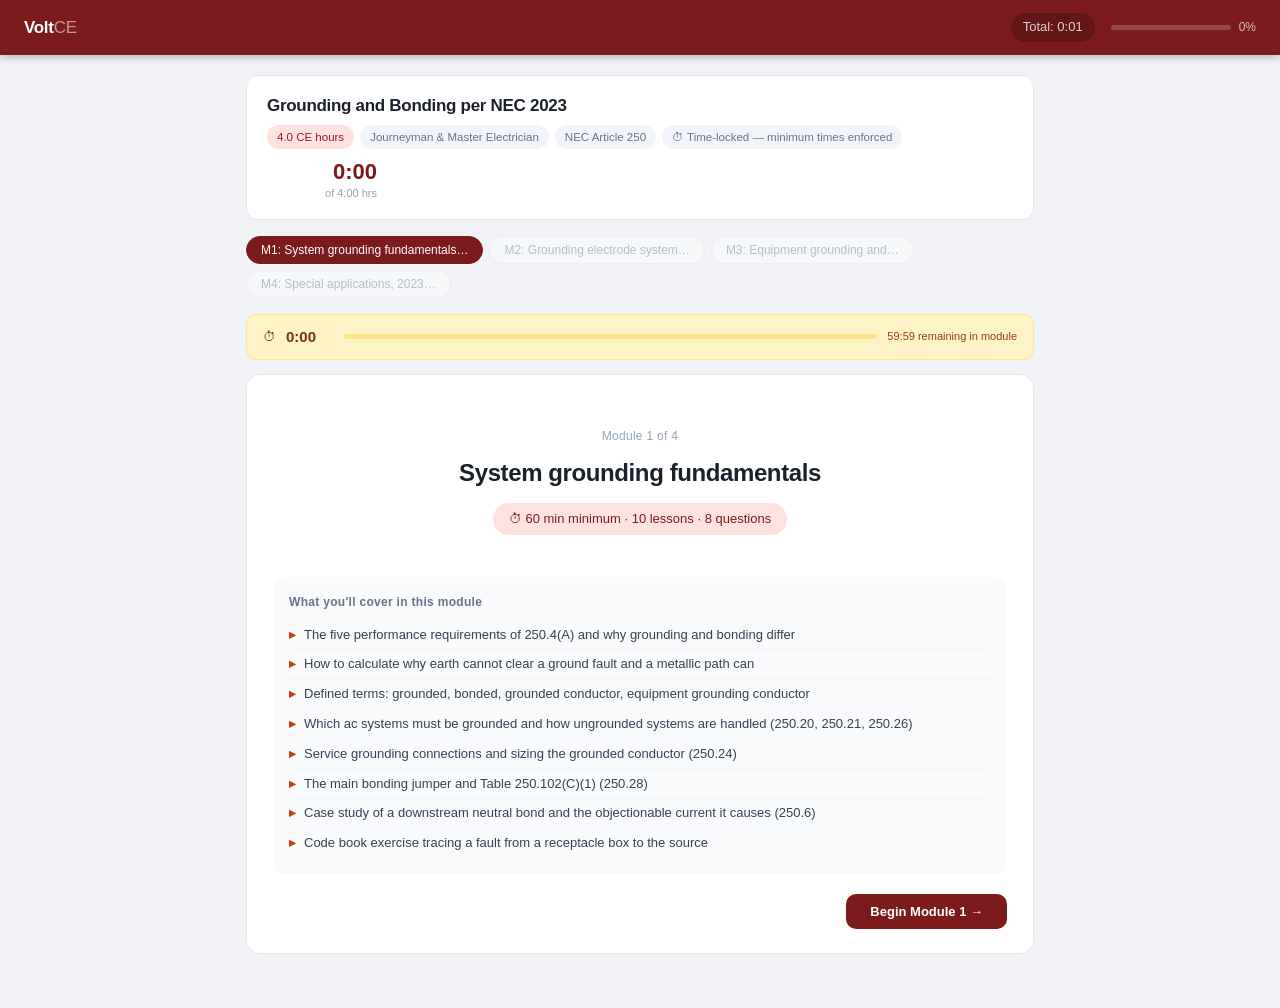
<file: course-grounding-bonding-nec2023.html>
<!DOCTYPE html>
<html lang="en">
<head>
<meta charset="UTF-8">
<meta name="viewport" content="width=device-width, initial-scale=1.0">
<title>Grounding and Bonding per NEC 2023 | VoltCE</title>
<style>
*{box-sizing:border-box;margin:0;padding:0}
body{font-family:-apple-system,BlinkMacSystemFont,'Segoe UI',Roboto,sans-serif;background:#f0f2f5;color:#1a202c;font-size:15px;line-height:1.6}

/* HEADER */
.hdr{background:#7B1B1B;padding:13px 24px;display:flex;align-items:center;justify-content:space-between;position:sticky;top:0;z-index:200;box-shadow:0 2px 8px rgba(0,0,0,0.25)}
.logo{font-size:17px;font-weight:700;color:#fff;letter-spacing:-0.3px}.logo span{opacity:0.55;font-weight:300}
.hdr-right{display:flex;align-items:center;gap:16px}
.hdr-timer{font-size:13px;color:rgba(255,255,255,0.8);background:rgba(0,0,0,0.2);padding:4px 12px;border-radius:999px;font-variant-numeric:tabular-nums}
.hdr-prog{display:flex;align-items:center;gap:8px}
.prog-bg{width:120px;height:5px;background:rgba(255,255,255,0.2);border-radius:3px}
.prog-fill{height:5px;background:#F4A261;border-radius:3px;transition:width 0.5s}
.prog-pct{font-size:12px;color:rgba(255,255,255,0.7)}

/* LAYOUT */
.wrap{max-width:820px;margin:0 auto;padding:20px 16px 40px}

/* COURSE INFO BAR */
.cinfo{background:#fff;border:1px solid #e2e8f0;border-radius:12px;padding:16px 20px;margin-bottom:16px;display:flex;justify-content:space-between;align-items:flex-start;gap:12px;flex-wrap:wrap}
.cinfo-title{font-size:17px;font-weight:700;letter-spacing:-0.3px;margin-bottom:6px}
.pills{display:flex;gap:6px;flex-wrap:wrap}
.pill{font-size:11.5px;padding:3px 10px;border-radius:999px;background:#f1f5f9;color:#64748b}
.pill.red{background:#FEE2E2;color:#991B1B}
.cinfo-time{text-align:right;min-width:110px}
.cinfo-time-big{font-size:22px;font-weight:700;color:#7B1B1B;line-height:1}
.cinfo-time-lbl{font-size:11px;color:#94a3b8;margin-top:2px}

/* MODULE NAV */
.mod-nav{display:flex;gap:6px;flex-wrap:wrap;margin-bottom:16px}
.mbtn{font-size:12px;padding:6px 14px;border-radius:999px;border:1.5px solid #e2e8f0;background:#fff;color:#64748b;cursor:pointer;transition:all 0.15s;white-space:nowrap}
.mbtn.active{background:#7B1B1B;color:#fff;border-color:#7B1B1B}
.mbtn.done{background:#FEF3C7;color:#92400E;border-color:#D97706}
.mbtn.locked{opacity:0.4;cursor:not-allowed}

/* CARDS */
.card{background:#fff;border:1px solid #e2e8f0;border-radius:14px;padding:24px 26px;margin-bottom:14px}

/* VIDEO PLACEHOLDER */
.vid-wrap{background:#1a1a2e;border-radius:12px;padding:0;margin:16px 0;overflow:hidden;position:relative}
.vid-inner{display:flex;flex-direction:column;align-items:center;justify-content:center;min-height:220px;gap:12px;padding:32px}
.vid-icon{width:64px;height:64px;border-radius:50%;background:rgba(244,162,97,0.2);border:2px solid rgba(244,162,97,0.4);display:flex;align-items:center;justify-content:center}
.vid-icon svg{width:28px;height:28px;fill:#F4A261}
.vid-title{font-size:15px;font-weight:600;color:#fff;text-align:center}
.vid-sub{font-size:12px;color:rgba(255,255,255,0.5);text-align:center}
.vid-dur{display:inline-block;background:rgba(244,162,97,0.15);color:#F4A261;font-size:11px;padding:3px 10px;border-radius:999px;margin-top:4px}
.vid-url-row{display:flex;gap:8px;width:100%;max-width:420px;margin-top:8px}
.vid-url-input{flex:1;padding:8px 12px;border-radius:8px;border:1px solid rgba(255,255,255,0.15);background:rgba(255,255,255,0.08);color:#fff;font-size:12px;outline:none}
.vid-url-input::placeholder{color:rgba(255,255,255,0.3)}
.vid-url-btn{padding:8px 14px;border-radius:8px;border:none;background:#F4A261;color:#1a1a2e;font-size:12px;font-weight:600;cursor:pointer;white-space:nowrap}
.vid-frame{width:100%;aspect-ratio:16/9;border:none;display:none}

/* SLIDE CONTENT */
.slide-tag{display:flex;gap:8px;align-items:center;margin-bottom:14px;flex-wrap:wrap}
.s-num{font-size:11px;color:#94a3b8;background:#f8fafc;padding:3px 10px;border-radius:999px}
.s-pill{font-size:11px;padding:3px 10px;border-radius:999px;background:#FEE2E2;color:#991B1B}
.slide-title{font-size:20px;font-weight:700;margin-bottom:12px;letter-spacing:-0.4px;line-height:1.3}
.slide-body{font-size:14px;color:#475569;line-height:1.8;margin-bottom:4px}

/* CONTENT BLOCKS */
.keypoint{background:#FFF7ED;border-left:3px solid #C2410C;border-radius:0 10px 10px 0;padding:14px 18px;margin:16px 0;font-size:13.5px;color:#431407;line-height:1.7}
.warning{background:#FEF2F2;border-left:3px solid #991B1B;border-radius:0 10px 10px 0;padding:14px 18px;margin:16px 0;font-size:13.5px;color:#450A0A;line-height:1.7}
.info-box{background:#F0F9FF;border-left:3px solid #0369A1;border-radius:0 10px 10px 0;padding:14px 18px;margin:16px 0;font-size:13.5px;color:#0C4A6E;line-height:1.7}
.code-ref{display:inline-block;background:#FEE2E2;color:#991B1B;font-size:11px;padding:2px 8px;border-radius:6px;font-weight:600;margin:2px}

.bullets{display:flex;flex-direction:column;gap:8px;margin:14px 0}
.bi{font-size:13.5px;color:#374151;padding-left:20px;position:relative;line-height:1.7}
.bi::before{content:'';position:absolute;left:5px;top:9px;width:6px;height:6px;border-radius:50%;background:#C2410C}

.dtable{width:100%;border-collapse:collapse;font-size:13px;margin:16px 0;border-radius:10px;overflow:hidden}
.dtable th{background:#7B1B1B;color:#fff;padding:10px 14px;text-align:left;font-weight:500}
.dtable td{padding:10px 14px;border-bottom:1px solid #f1f5f9;color:#475569}
.dtable tr:nth-child(even) td{background:#fafafa}
.dtable tr:last-child td{border-bottom:none}

.def-grid{display:grid;grid-template-columns:1fr 1fr;gap:10px;margin:16px 0}
.def-card{background:#f8fafc;border-radius:10px;padding:14px;border:1px solid #e2e8f0}
.def-term{font-size:13px;font-weight:600;color:#7B1B1B;margin-bottom:5px}
.def-body{font-size:12.5px;color:#64748b;line-height:1.65}

.step-list{display:flex;flex-direction:column;gap:10px;margin:14px 0}
.step-row{display:flex;gap:14px;align-items:flex-start}
.step-num{width:30px;height:30px;min-width:30px;border-radius:50%;background:#7B1B1B;color:#fff;font-size:12px;font-weight:700;display:flex;align-items:center;justify-content:center}
.step-text{font-size:13.5px;color:#374151;line-height:1.7;padding-top:4px}

.ppe-grid{display:grid;grid-template-columns:repeat(auto-fit,minmax(170px,1fr));gap:10px;margin:14px 0}
.ppe-cat{border-radius:10px;padding:14px;border:2px solid}
.ppe-num{font-size:13px;font-weight:700;margin-bottom:3px}
.ppe-cal{font-size:12px;font-weight:600;margin-bottom:6px}
.ppe-items{font-size:11.5px;line-height:1.65;opacity:0.85}

.hierarchy{display:flex;flex-direction:column;gap:6px;margin:14px 0}
.hier-row{display:flex;align-items:center;gap:12px;padding:10px 14px;border-radius:10px}
.hier-num{font-size:13px;font-weight:700;min-width:22px}
.hier-title{font-size:13.5px;font-weight:600;margin-bottom:2px}
.hier-sub{font-size:12px;opacity:0.75}

/* TIMER OVERLAY on slide */
.slide-timer{display:flex;align-items:center;gap:8px;padding:10px 16px;background:#FFF7ED;border:1px solid #FED7AA;border-radius:10px;margin-top:16px;font-size:13px;color:#92400E}
.slide-timer .t-icon{font-size:16px}
.slide-timer .t-remaining{font-weight:600;font-variant-numeric:tabular-nums;min-width:40px}
.slide-timer .t-bar-bg{flex:1;height:4px;background:#FED7AA;border-radius:2px}
.slide-timer .t-bar-fill{height:4px;background:#C2410C;border-radius:2px;transition:width 1s linear}

/* MODULE TIMER */
.mod-timer-bar{background:#FEF3C7;border:1px solid #FDE68A;border-radius:10px;padding:10px 16px;margin-bottom:14px;display:flex;align-items:center;gap:10px;font-size:13px;color:#78350F}
.mod-timer-bar .mt-time{font-weight:700;font-variant-numeric:tabular-nums;font-size:15px;min-width:48px}
.mod-timer-bar .mt-bar-bg{flex:1;height:5px;background:#FDE68A;border-radius:3px}
.mod-timer-bar .mt-bar-fill{height:5px;background:#D97706;border-radius:3px;transition:width 1s linear}
.mod-timer-bar .mt-label{font-size:11px;color:#92400E;white-space:nowrap}

/* NAV ROW */
.nav-row{display:flex;justify-content:space-between;align-items:center;margin-top:20px;gap:8px}
.btn-prev{padding:10px 20px;border-radius:10px;border:1.5px solid #e2e8f0;background:#fff;font-size:13px;color:#374151;cursor:pointer;transition:all 0.15s}
.btn-prev:hover{border-color:#7B1B1B;color:#7B1B1B}
.btn-next{padding:10px 24px;border-radius:10px;border:none;background:#7B1B1B;color:#fff;font-size:13px;font-weight:600;cursor:pointer;transition:all 0.15s}
.btn-next:hover:not(:disabled){background:#5c1414}
.btn-next:disabled{background:#9ca3af;cursor:not-allowed}
.btn-locked-msg{font-size:12px;color:#92400E;background:#FFF7ED;border:1px solid #FED7AA;padding:6px 12px;border-radius:8px}

/* QUIZ */
.quiz-header{display:flex;align-items:center;gap:10px;margin-bottom:16px}
.quiz-prog{font-size:12px;color:#64748b;background:#f1f5f9;padding:4px 12px;border-radius:999px}
.quiz-score-live{font-size:12px;color:#92400E;background:#FFF7ED;padding:4px 12px;border-radius:999px}
.quiz-q{font-size:15.5px;font-weight:600;margin-bottom:18px;line-height:1.55;color:#1a202c}
.quiz-opts{display:flex;flex-direction:column;gap:9px;margin-bottom:16px}
.qopt{padding:13px 17px;border-radius:10px;border:1.5px solid #e2e8f0;background:#fff;font-size:14px;color:#1a202c;cursor:pointer;text-align:left;transition:all 0.15s;line-height:1.5}
.qopt:hover{border-color:#C2410C;background:#FEF2F2}
.qopt.correct{background:#F0FDF4;border-color:#16A34A;color:#14532D}
.qopt.wrong{background:#FEF2F2;border-color:#DC2626;color:#450A0A}
.fb{padding:13px 17px;border-radius:10px;font-size:13.5px;margin-bottom:14px;line-height:1.7}
.fb.correct{background:#F0FDF4;color:#14532D;border:1px solid #BBF7D0}
.fb.wrong{background:#FEF2F2;color:#450A0A;border:1px solid #FECACA}

/* RESULTS */
.results-wrap{text-align:center;padding:32px 16px}
.score-big{font-size:64px;font-weight:800;color:#7B1B1B;line-height:1;letter-spacing:-2px}
.score-sub{font-size:14px;color:#64748b;margin:6px 0 18px}
.score-badge{display:inline-block;font-size:14px;font-weight:600;padding:10px 28px;border-radius:10px;margin-bottom:18px}
.score-badge.pass{background:#F0FDF4;color:#14532D;border:1px solid #BBF7D0}
.score-badge.fail{background:#FEF2F2;color:#450A0A;border:1px solid #FECACA}
.cert-box{background:linear-gradient(135deg,#7B1B1B 0%,#C2410C 100%);border-radius:14px;padding:28px;text-align:center;margin-top:18px}
.cert-label{font-size:11px;color:rgba(255,255,255,0.6);letter-spacing:0.5px;margin-bottom:4px}
.cert-title{font-size:20px;font-weight:700;color:#fff;margin-bottom:6px}
.cert-detail{font-size:13px;color:rgba(255,255,255,0.7);line-height:1.6}
.cert-seal{font-size:48px;margin-bottom:8px}

/* MODULE INTRO */
.mod-intro{text-align:center;padding:28px 16px 14px}
.mod-label{font-size:12px;color:#94a3b8;margin-bottom:8px;letter-spacing:0.3px}
.mod-big-title{font-size:24px;font-weight:700;margin-bottom:10px;letter-spacing:-0.4px}
.mod-time-badge{display:inline-flex;align-items:center;gap:6px;font-size:13px;color:#7B1B1B;background:#FEE2E2;padding:6px 16px;border-radius:999px;margin-bottom:16px}
.mod-overview{text-align:left;background:#f8fafc;border-radius:10px;padding:16px;margin:12px 0}
.mod-overview-title{font-size:12px;font-weight:600;color:#64748b;margin-bottom:8px;letter-spacing:0.3px}
.mod-overview-item{font-size:13px;color:#374151;padding:4px 0;border-bottom:1px solid #f1f5f9;display:flex;gap:8px}
.mod-overview-item:last-child{border-bottom:none}
.mod-overview-dot{color:#C2410C;font-weight:700}

/* LOCKED MODULE */
.locked-msg{text-align:center;padding:48px 24px}
.lock-icon{font-size:52px;margin-bottom:16px}
.lock-title{font-size:20px;font-weight:700;margin-bottom:8px}
.lock-body{font-size:14px;color:#64748b;line-height:1.7}

@media(max-width:640px){
  .def-grid{grid-template-columns:1fr}
  .ppe-grid{grid-template-columns:1fr 1fr}
  .hdr-timer{display:none}
  .cinfo{flex-direction:column}
  .cinfo-time{text-align:left}
}
</style>
</head>
<body>

<div class="hdr">
  <div class="logo">Volt<span>CE</span></div>
  <div class="hdr-right">
    <div class="hdr-timer" id="total-timer">Total: 0:00:00</div>
    <div class="hdr-prog">
      <div class="prog-bg"><div class="prog-fill" id="prog-fill" style="width:0%"></div></div>
      <span class="prog-pct" id="prog-pct">0%</span>
    </div>
  </div>
</div>

<div class="wrap">
  <div class="cinfo">
    <div>
      <div class="cinfo-title">Grounding and Bonding per NEC 2023</div>
      <div class="pills">
        <span class="pill red">4.0 CE hours</span>
        <span class="pill">Journeyman & Master Electrician</span>
        <span class="pill">NEC Article 250</span>
        <span class="pill">⏱ Time-locked — minimum times enforced</span>
      </div>
    </div>
    <div class="cinfo-time">
      <div class="cinfo-time-big" id="course-time-display">0:00</div>
      <div class="cinfo-time-lbl">of 4:00 hrs</div>
    </div>
  </div>

  <div class="mod-nav" id="mod-nav"></div>
  <div id="mod-timer-bar" style="display:none" class="mod-timer-bar">
    <span>⏱</span>
    <span class="mt-time" id="mt-time">0:00</span>
    <div class="mt-bar-bg"><div class="mt-bar-fill" id="mt-bar" style="width:0%"></div></div>
    <span class="mt-label" id="mt-label">Module time</span>
  </div>
  <div id="content"></div>
</div>

<script>
// ─── TIMING CONFIG ────────────────────────────────────────────────────────────
// Slide minimum times in seconds (students CANNOT advance before these expire)
const SLIDE_MIN = 150; // 2.5 minutes per content slide
// Module minimum times in seconds (total 4 hours)
const MOD_MINS = [60*60, 60*60, 60*60, 60*60];

// ─── COURSE DATA ─────────────────────────────────────────────────────────────
const MODULES = [
 {
  "title": "System grounding fundamentals",
  "time": "60 min",
  "modMin": MOD_MINS[0],
  "overview": [
   "The five performance requirements of 250.4(A) and why grounding and bonding differ",
   "How to calculate why earth cannot clear a ground fault and a metallic path can",
   "Defined terms: grounded, bonded, grounded conductor, equipment grounding conductor",
   "Which ac systems must be grounded and how ungrounded systems are handled (250.20, 250.21, 250.26)",
   "Service grounding connections and sizing the grounded conductor (250.24)",
   "The main bonding jumper and Table 250.102(C)(1) (250.28)",
   "Case study of a downstream neutral bond and the objectionable current it causes (250.6)",
   "Code book exercise tracing a fault from a receptacle box to the source"
  ],
  "slides": [
   {
    "tag": "M1·S1",
    "title": "Purpose of Grounding and Bonding: 250.4(A)",
    "body": "Section 250.4 opens Article 250 by stating what grounding and bonding are supposed to accomplish. For a grounded system, 250.4(A) lists five performance requirements. Every later rule in the article, from electrode sizes to bonding jumper tables, exists to deliver one or more of these five outcomes. When a field condition is not covered by a specific rule, these statements are the yardstick for judging whether an installation is acceptable.",
    "def_grid": [
     {
      "term": "250.4(A)(1) System grounding",
      "body": "Connects the system to earth to limit voltage from lightning, line surges, or accidental contact with higher-voltage lines, and to stabilize voltage to ground during normal operation."
     },
     {
      "term": "250.4(A)(2) Equipment grounding",
      "body": "Connects normally non-current-carrying conductive materials that enclose conductors or equipment to earth so that voltage to ground on those materials is limited."
     },
     {
      "term": "250.4(A)(3) Bonding of equipment",
      "body": "Connects the same enclosing materials together and to the supply system grounded conductor so an effective ground-fault current path exists."
     },
     {
      "term": "250.4(A)(4) Bonding of other conductive materials",
      "body": "Connects other metal parts that are likely to become energized, such as metal piping and structural steel, together and to the system grounded conductor so they cannot sit at a different potential."
     }
    ],
    "bullets": [
     "Notice the split of jobs: items (1) and (2) are about earth and voltage limiting, items (3) and (4) are about bonding and the path that clears a fault.",
     "Section 250.4(B) gives the matching performance requirements for ungrounded systems. There the bonding of metal parts together is what keeps a first fault from creating a shock hazard.",
     "The wording is performance based. An installation that follows every prescriptive rule but leaves metal parts able to float at a dangerous potential does not meet the intent of 250.4."
    ],
    "info": "The fifth requirement, the effective ground-fault current path in 250.4(A)(5), is covered on the next slide because it is the most tested idea in the article.",
    "keypoint": "Grounding limits voltage relative to earth, bonding ties metal parts together so they stay at nearly the same potential and carry fault current back to the source.",
    "refs": [
     "NEC 250.4"
    ]
   },
   {
    "tag": "M1·S2",
    "title": "The Effective Ground-Fault Current Path: 250.4(A)(5)",
    "body": "Section 250.4(A)(5) requires the path from any point on the wiring system back to the source to be permanent and continuous, able to carry the maximum ground-fault current likely to be imposed, and low enough in impedance to let the overcurrent device open quickly. It also states that the earth is not to be considered an effective ground-fault current path. The numbers below show why: electrode resistance is simply too high to push enough current through a breaker.",
    "step_list": [
     "Assume a 120 V line-to-case fault in a metal box on a 20 A circuit, with no metallic return path. The only way back to the transformer is through the earth.",
     "Assume a service electrode of 25 ohms and a utility-side electrode of 25 ohms (illustrative values). Total earth loop: 25 + 25 = 50 ohms.",
     "Fault current through earth: I = E / R = 120 V / 50 ohms = 2.4 A. This is well below the 20 A breaker rating, so the breaker never opens and the fault persists.",
     "With 2.4 A flowing through a 25 ohm electrode, the voltage across that electrode is 2.4 A x 25 ohms = 60 V. The enclosure and everything bonded to it rise toward that potential relative to remote earth.",
     "Now assume a bonded metallic path (equipment grounding conductor, enclosure, main bonding jumper, grounded service conductor) so the whole fault loop is 0.2 ohm (illustrative).",
     "Fault current: I = 120 V / 0.2 ohm = 600 A. That is thirty times a 20 A rating, so the breaker opens in a fraction of a cycle to a few cycles, and the voltage on the enclosure collapses."
    ],
    "warning": "Never treat a ground rod as a substitute for an equipment grounding conductor. A rod can stabilize system voltage but it cannot clear a fault.",
    "info": "The resistances above are teaching values chosen to make the arithmetic clear. Real electrode resistance varies widely with soil.",
    "keypoint": "The fault is cleared by a low-impedance metallic loop back to the source, never by the earth connection.",
    "refs": [
     "NEC 250.4",
     "NEC 250.2"
    ]
   },
   {
    "tag": "M1·S3",
    "title": "Key Terms: Grounded, Bonded, and the Fault Path",
    "body": "Article 250 relies on a handful of precise terms, and mixing them up leads to wrong answers on both the exam and the job. Definitions that apply across the whole Code are in Article 100, and terms used mainly in Article 250 are in 250.2. A definition can move between the two between editions, so search both. Nothing in the Code lets you substitute plain-language meanings for the defined ones.",
    "def_grid": [
     {
      "term": "Grounded",
      "body": "Connected to ground or to a conductive body that extends the ground connection. A grounded system has one conductor intentionally tied to earth."
     },
     {
      "term": "Bonded",
      "body": "Connected to establish electrical continuity and conductivity. Bonding is about joining metal parts so they act as one conductive body, not about earth."
     },
     {
      "term": "Grounded conductor",
      "body": "The system conductor that is intentionally grounded, usually the neutral. It carries current under normal operation and is identified under Article 200 (white, gray, or three white stripes in sizes 6 AWG and smaller)."
     },
     {
      "term": "Equipment grounding conductor (EGC)",
      "body": "The conductive path that connects normally non-current-carrying metal parts to the system grounded conductor or grounding electrode conductor. It carries current only during a fault and is identified by green or green with yellow stripes, with exceptions for larger sizes in 250.119."
     }
    ],
    "bullets": [
     "Grounding electrode: connects the system to earth. It is part of voltage stabilization but not part of the path that opens the breaker.",
     "Main bonding jumper: at the service, joins the grounded conductor to the equipment grounding conductors and service enclosure. System bonding jumper: the same function at a separately derived system.",
     "Bonding jumpers are classified by where they sit: supply-side bonding jumpers are on the source side of the service or system disconnect, equipment bonding jumpers on the load side.",
     "Exam habit: when a question says grounded, ask yourself whether it means the neutral conductor, an earth connection, or a metal part tied into the fault path."
    ],
    "keypoint": "Learn to say precisely what each conductor does: the grounded conductor carries normal current, the equipment grounding conductor carries only fault current, and the electrode connects to earth.",
    "refs": [
     "NEC Article 100",
     "NEC 250.2",
     "NEC 200.6",
     "NEC 250.119"
    ]
   },
   {
    "tag": "M1·S4",
    "title": "Which Systems Must Be Grounded: 250.20",
    "body": "Section 250.20 sorts systems by voltage. Alternating-current systems of 50 volts to 1000 volts must be grounded where certain conditions are met, and the conditions in 250.20(B) are the ones most electricians meet daily. Systems below 50 volts are treated separately in 250.20(A). Whether a given system must be grounded decides whether you need a grounded conductor, a main bonding jumper, and the whole service grounding arrangement.",
    "table": {
     "h": [
      "System",
      "Voltage to ground",
      "Grounding requirement under 250.20(B)"
     ],
     "r": [
      [
       "120/240 V single-phase, 3-wire",
       "120 V",
       "Grounded: the maximum voltage to ground is 150 V or less, and the neutral serves as a circuit conductor."
      ],
      [
       "208Y/120 V three-phase, 4-wire wye",
       "120 V",
       "Grounded: 4-wire wye with the neutral used as a circuit conductor."
      ],
      [
       "480Y/277 V three-phase, 4-wire wye",
       "277 V",
       "Grounded: 4-wire wye with the neutral used as a circuit conductor, even though voltage to ground exceeds 150 V."
      ],
      [
       "240/120 V three-phase, 4-wire delta",
       "120 V (midpoint), higher on the high leg",
       "Grounded at the midpoint of one winding because that midpoint is used as a circuit conductor."
      ],
      [
       "480 V three-phase, 3-wire delta",
       "480 V if corner-grounded or ungrounded",
       "Not required to be grounded by 250.20(B). May be ungrounded under 250.21 or corner-grounded under 250.26."
      ]
     ]
    },
    "bullets": [
     "Three conditions in 250.20(B): the system can be grounded so maximum voltage to ground on the ungrounded conductors does not exceed 150 V; it is a 3-phase, 4-wire wye using the neutral as a circuit conductor; or it is a 3-phase, 4-wire delta using the midpoint of one winding as a circuit conductor.",
     "Under 250.20(A), ac systems below 50 volts must be grounded when supplied by a transformer whose supply system exceeds 150 volts to ground, when the supply is ungrounded, or when run outside as overhead conductors.",
     "Direct-current systems have their own rules in the dc portion of Article 250 and in specific articles such as the photovoltaic article."
    ],
    "info": "High-leg delta: the 208 V conductor is the high leg, and the grounded conductor is the midpoint conductor, not the high leg.",
    "keypoint": "Any ac system that uses its neutral as a circuit conductor must be grounded, and so must any system that can be grounded to limit voltage to ground to 150 volts or less.",
    "refs": [
     "NEC 250.20",
     "NEC 250.21"
    ]
   },
   {
    "tag": "M1·S5",
    "title": "Ungrounded Systems and Choosing the Grounded Conductor: 250.21 and 250.26",
    "body": "Not every system under 1000 volts has to be grounded. Section 250.21 recognizes ungrounded systems where the Code does not require grounding, and it attaches safeguards such as ground detectors and warning markings. Section 250.26 answers the next question for grounded systems: which conductor is the one that gets grounded. The choice depends on how many wires and phases the system has.",
    "table": {
     "h": [
      "Grounded ac system type",
      "Conductor grounded under 250.26"
     ],
     "r": [
      [
       "Single-phase, 2-wire",
       "One conductor"
      ],
      [
       "Single-phase, 3-wire",
       "The neutral conductor"
      ],
      [
       "Multiphase system with one wire common to all phases",
       "The common conductor"
      ],
      [
       "Multiphase system with one phase grounded (corner-grounded delta)",
       "The grounded phase conductor"
      ],
      [
       "Multiphase system where one phase is used as in the single-phase 3-wire case (4-wire delta)",
       "The midpoint conductor of that phase"
      ]
     ]
    },
    "bullets": [
     "Ungrounded systems tend to be used where a first ground fault should not shut down a process, so a ground detector alerts maintenance while the system keeps running. That is why the detector and the marking requirements in 250.21 matter.",
     "Because an ungrounded system has no intentional reference to earth, the Code defines its voltage to ground as the greatest voltage between a conductor and any other conductor. A 480 V ungrounded delta is therefore treated as 480 V to ground.",
     "A corner-grounded delta has one phase conductor that is the grounded conductor. Make sure that conductor is identified as the Code requires, and remember that overcurrent protection and switching rules for a grounded conductor differ from those for an ungrounded phase."
    ],
    "warning": "Opening a grounded conductor in a corner-grounded delta can leave equipment energized from the remaining phases. Follow the specific identification and switching rules for the system.",
    "keypoint": "Ungrounded systems are allowed in defined cases but they require ground detection, and 250.26 tells you which conductor to ground on each type of grounded ac system.",
    "refs": [
     "NEC 250.21",
     "NEC 250.26",
     "NEC 250.24"
    ]
   },
   {
    "tag": "M1·S6",
    "title": "Service Grounding Connections: 250.24",
    "body": "Section 250.24 sets up the grounding of an ac service. The system grounding connection can be made at any accessible point from the load end of the service drop or lateral to and including the service disconnecting means. The grounded conductor is run with the ungrounded conductors to each service disconnecting means and terminated on its grounded-conductor terminal or bus. This is the place where the grounded conductor, the equipment grounding conductors, and the electrode system all meet.",
    "step_list": [
     "Locate the grounding point. The grounding electrode conductor connects to the grounded service conductor at an accessible point anywhere between the load end of the service drop or lateral and the service disconnect. Most installations make it in the meter socket or service disconnect enclosure.",
     "Bring the grounded conductor to every service disconnecting means. It travels with the ungrounded conductors (in the same raceway or cable, or routed with them) so that a fault current has a return path next to the faulted conductor.",
     "Size the grounded conductor for fault duty. It must not be smaller than the size given by Table 250.102(C)(1) for the largest ungrounded service conductor. It must also be large enough for the neutral load calculated under Article 220, so the larger of the two controls.",
     "Watch the large-conductor rule. For ungrounded copper conductors over 1100 kcmil, the grounded conductor must be at least 12.5 percent of the area of the largest ungrounded conductor. Example for 1500 kcmil copper: 1,500,000 cmil x 0.125 = 187,500 cmil. The next standard size at or above that is 4/0 AWG copper (211,600 cmil), because 3/0 AWG at 167,800 cmil is too small.",
     "Stop the neutral at the service. Past the service disconnect the grounded conductor is not connected to the enclosure or to the equipment grounding conductors, a rule the next slides come back to."
    ],
    "info": "The grounded conductor sizing rule protects the fault path. It does not replace the load calculation for the neutral.",
    "keypoint": "The neutral is tied to the grounding electrode system and to the metal enclosure at one place, the service, and nowhere downstream.",
    "refs": [
     "NEC 250.24",
     "NEC Table 250.102(C)(1)",
     "NEC 220.61"
    ]
   },
   {
    "tag": "M1·S7",
    "title": "The Main Bonding Jumper: 250.28",
    "body": "The main bonding jumper is the connection between the grounded conductor and the equipment grounding conductors, the supply-side bonding jumper, and the service disconnect enclosure. It is the single point where the neutral and the fault-clearing path are joined. Section 250.28 covers its material, construction, attachment, and size. It may be a wire, bus, screw, or similar suitable conductor of copper, aluminum, or another corrosion-resistant material.",
    "table": {
     "h": [
      "Largest ungrounded service conductor (copper)",
      "Minimum copper main bonding jumper, Table 250.102(C)(1)"
     ],
     "r": [
      [
       "2 AWG or smaller",
       "8 AWG"
      ],
      [
       "1 AWG or 1/0 AWG",
       "6 AWG"
      ],
      [
       "2/0 AWG or 3/0 AWG",
       "4 AWG"
      ],
      [
       "Over 3/0 AWG through 350 kcmil",
       "2 AWG"
      ],
      [
       "Over 350 kcmil through 600 kcmil",
       "1/0 AWG"
      ],
      [
       "Over 600 kcmil through 1100 kcmil",
       "2/0 AWG"
      ],
      [
       "Over 1100 kcmil",
       "12.5 percent of the area of the largest ungrounded conductor"
      ]
     ]
    },
    "bullets": [
     "Where the ungrounded conductors are paralleled in two or more raceways, size the main bonding jumper from the combined area of the paralleled conductors, not from a single conductor. The 400 ampere service in the final module uses this rule.",
     "If the jumper is a screw or strap supplied by the equipment manufacturer, it is part of the listing of that equipment, and its size is verified by the listing. Do not remove it from service equipment, and do not install it in a panel that is not service equipment.",
     "Aluminum conductors use a different column of the table with a larger size for the same row. Look at the aluminum column rather than assuming a size."
    ],
    "info": "Why one point only: a second neutral-to-ground connection puts neutral current on the equipment grounding path, covered in the case study that follows.",
    "keypoint": "Install the main bonding jumper at the service only, and size it from Table 250.102(C)(1) by the largest ungrounded service conductor.",
    "refs": [
     "NEC 250.28",
     "NEC Table 250.102(C)(1)",
     "NEC 250.24"
    ]
   },
   {
    "tag": "M1·S8",
    "title": "Case Study: A Neutral Bonded Downstream of the Service",
    "body": "An electrician installing a 100 ampere subpanel in a detached workshop leaves the factory bonding screw in the neutral bar, so the neutral is bonded to the enclosure. The feeder has a grounded conductor and an equipment grounding conductor. The load-side grounding rule in 250.24 (check the exact subsection in your 2023 book) prohibits reconnecting the grounded conductor to ground or to the equipment grounding conductors on the load side of the service disconnect, except where the Code specifically allows it. The consequences show up as objectionable current under 250.6.",
    "step_list": [
     "Trace the paths. At the subpanel, neutral current has two ways back to the service: the feeder neutral and, because of the extra bond, the equipment grounding conductor plus any metal conduit.",
     "Pick teaching values. Feeder neutral 3 AWG copper and EGC 8 AWG copper, same length. Chapter 9 Table 8 gives uncoated stranded copper resistance of 0.245 ohm per 1000 ft for 3 AWG and 0.778 ohm per 1000 ft for 8 AWG.",
     "Assume 40 A of unbalanced neutral load. The two paths are in parallel, so current divides inversely to resistance.",
     "Current on the EGC: 40 A x 0.245 / (0.245 + 0.778) = 9.6 A. Current staying on the neutral: 40 A - 9.6 A = 30.4 A. This ignores the metal conduit and reactance, so the real EGC and raceway share is larger.",
     "Result: roughly one quarter of the normal neutral current is flowing on the grounding path all the time. Metal parts carry current continuously, and any open or loose connection in that path can energize equipment.",
     "Correct it: remove the bonding screw or strap in the subpanel, verify the neutral bar is isolated from the enclosure, land the EGCs on a separate equipment grounding bar bonded to the enclosure, and confirm the EGC continuity back to the service. Under 250.6 corrective measures may include discontinuing one or more, but not all, grounding connections."
    ],
    "warning": "Check feeders to detached buildings carefully. The grounded conductor is bonded to the enclosure at the first disconnect only where there is no equipment grounding conductor run with the feeder and the other conditions of 250.32 are met.",
    "keypoint": "One bond, at the service. Everywhere else the neutral bar stays isolated from the enclosure.",
    "refs": [
     "NEC 250.24",
     "NEC 250.6",
     "NEC Chapter 9 Table 8"
    ]
   },
   {
    "tag": "M1·S9",
    "title": "Code Book Exercise Part 1: Tracing the Fault Path",
    "body": "Open your 2023 NEC to Article 250, Part I, and find 250.4(A)(5). Then trace a line-to-case fault from a receptacle box in a branch circuit back to the source, naming each element of the return path as you go. The goal is to be able to point to the Code section that supports each link in the chain. Work through the steps below and write the section number beside each element.",
    "step_list": [
     "Start of the fault: the ungrounded (hot) conductor touches the metal receptacle box. The box is now energized, and current wants to return to the source.",
     "Step 1, equipment grounding conductor or metal raceway: in a metal conduit system, the conduit and fittings carry the current, in a cable system the green or bare conductor does. 250.118 lists which wiring methods qualify as equipment grounding conductors.",
     "Step 2, panelboard: the EGC or raceway terminates on the equipment grounding bar or enclosure of the panelboard, which is bonded to the feeder EGC and then to the service equipment. Part VI of Article 250 covers equipment grounding conductor connections.",
     "Step 3, main bonding jumper: at the service, the main bonding jumper (250.28) joins the equipment grounding bus to the grounded conductor bus. This is the connection that turns the fault into a short circuit.",
     "Step 4, grounded service conductor: current flows on the grounded conductor of the service (250.24) back to the transformer.",
     "Step 5, source: the grounded conductor connects to the secondary winding of the utility transformer, completing the loop with the faulted phase. The breaker sees a high current and opens.",
     "Write down the five elements in order: EGC or raceway, panelboard bonding, main bonding jumper, grounded service conductor, transformer winding."
    ],
    "info": "Practice tip: use a highlighter on 250.4(A)(5) in your own copy of the book and write the five element names in the margin.",
    "keypoint": "Every link in the fault loop has a Code section that makes it mandatory: if one link is missing, the loop is not an effective ground-fault current path.",
    "refs": [
     "NEC 250.4",
     "NEC 250.24",
     "NEC 250.28",
     "NEC 250.118"
    ]
   },
   {
    "tag": "M1·S10",
    "title": "Code Book Exercise Part 2: Is the Raceway Permitted and Where Is the Earth?",
    "body": "The second half of the exercise asks two questions that frequently show up on licensing exams. First, is the raceway used in the example a permitted equipment grounding conductor under 250.118? Second, why do the electrode and earth connection play no role in opening the breaker? Answer each by pointing to a Code section, not from memory.",
    "table": {
     "h": [
      "Question",
      "Where to look in the 2023 NEC",
      "What you should find"
     ],
     "r": [
      [
       "Is EMT permitted as an equipment grounding conductor?",
       "Section 250.118, list of permitted equipment grounding conductors",
       "EMT, rigid metal conduit, and intermediate metal conduit are on the list, subject to proper fittings and continuity. Gas piping is not."
      ],
      [
       "Is flexible metal conduit permitted as the only grounding path?",
       "Section 250.118, flexible metal conduit entry",
       "Only under stated limits: listed fittings, short total length in the ground-return path (6 ft), a trade size limit (1-1/4 in. or smaller), and conductors protected at 20 A or less. Longer runs need a wire-type EGC."
      ],
      [
       "Can the earth carry the fault current to open the breaker?",
       "Section 250.4(A)(5)",
       "No. The earth is not considered an effective ground-fault current path. See the calculation on slide 2."
      ],
      [
       "Where is the grounding electrode shown in the fault loop?",
       "Section 250.24 and Part III of Article 250",
       "The electrode ties the system to earth for voltage stabilization. It is not one of the five elements in the clearing path."
      ]
     ]
    },
    "bullets": [
     "Write your answers with the Code section next to each, because on the exam and in front of an inspector the section number is what makes the answer defensible.",
     "A common error is concluding that a low-resistance ground rod will clear a fault. A 5 ohm rod still limits a 120 V fault to 24 A (120 / 5), which may never open a 20 A breaker quickly.",
     "Another common error is thinking that the EGC and the grounded conductor are interchangeable. They are connected at one point only, the main bonding jumper."
    ],
    "keypoint": "Use 250.118 to confirm the raceway qualifies, then use 250.4(A)(5) to explain that earth is not part of the clearing path.",
    "refs": [
     "NEC 250.118",
     "NEC 250.4",
     "NEC 250.52"
    ]
   }
  ],
  "quiz": [
   {
    "q": "A main bonding jumper may be which of the following?",
    "opts": [
     "A wire, bus, screw, or similar suitable conductor of copper, aluminum, or other corrosion-resistant material",
     "Only a listed pressure connector",
     "Any steel strap that fits the enclosure",
     "Only a copper wire"
    ],
    "correct": 0,
    "explain": "Main bonding jumpers may be wire, bus, screw, or similar suitable conductor of copper, aluminum, or another corrosion-resistant material. [NEC 250.28(A), 250.28(B)]"
   },
   {
    "q": "A portable generator is not required to have a grounding electrode when:",
    "opts": [
     "It supplies only equipment mounted on the generator and/or cord-and-plug equipment through receptacles on the generator, with non-current-carrying metal parts and receptacle grounding terminals bonded to the generator frame",
     "It supplies a transfer switch connected to the building wiring",
     "It is used outdoors in dry weather",
     "It is rated less than 10 kW"
    ],
    "correct": 0,
    "explain": "The conditions in 250.34(A) allow the generator frame to serve as the grounding reference without an electrode. A generator feeding a building through a transfer switch is not covered. [NEC 250.34(A)]"
   },
   {
    "q": "Which premises wiring system of 50 to 1000 volts is required to be grounded?",
    "opts": [
     "A 480-volt, three-phase, 3-wire ungrounded delta system",
     "A 480-volt, three-phase, 3-wire delta with no neutral load",
     "A three-phase, 4-wire wye system in which the neutral conductor is used as a circuit conductor",
     "Any system in a building with a metal frame"
    ],
    "correct": 2,
    "explain": "Three-phase 4-wire wye systems using the neutral as a circuit conductor must be grounded. Ungrounded systems are allowed by 250.21 under specified conditions. [NEC 250.20(B)]"
   },
   {
    "q": "For a single-phase, 3-wire ac premises wiring system, which conductor is the one that must be grounded?",
    "opts": [
     "No conductor, because the system is ungrounded",
     "Either ungrounded conductor",
     "Both ungrounded conductors",
     "The neutral conductor"
    ],
    "correct": 3,
    "explain": "On a single-phase 3-wire system the neutral is the grounded conductor. [NEC 250.26]"
   },
   {
    "q": "A detached garage is supplied by a single branch circuit that includes an equipment grounding conductor. Is a grounding electrode required at the garage?",
    "opts": [
     "No, a grounding electrode is not required where only one branch circuit supplies the building and it includes an equipment grounding conductor",
     "Yes, but only if the circuit is over 20 amperes",
     "Yes, a ground ring is required",
     "Yes, always, with a 25-ohm measurement"
    ],
    "correct": 0,
    "explain": "An exception to 250.32(A) removes the electrode requirement where one branch circuit (including a multiwire branch circuit) supplies the structure and includes an equipment grounding conductor. [NEC 250.32(A) Exception]"
   },
   {
    "q": "Grounding the electrical system to earth primarily helps to",
    "opts": [
     "increase the efficiency of loads",
     "limit voltage from lightning, line surges or contact with higher-voltage lines",
     "clear faults without overcurrent devices",
     "eliminate neutral current"
    ],
    "correct": 1,
    "explain": "Earth connection stabilizes voltage relative to ground. It does not serve as the path to clear faults; that is the job of the bonded metallic path. [System grounding]"
   },
   {
    "q": "Under the 2026 NEC, a 6 AWG or smaller grounded conductor may be identified by:",
    "opts": [
     "A single non-green stripe, in addition to the previously recognized methods",
     "Only a green stripe",
     "A tag at both ends only",
     "A red stripe only"
    ],
    "correct": 0,
    "explain": "Per EC&M ('Key Revisions to Chapter 2'), Minnesota DLI's change summary and a 2026 training quiz (stripe or other marking for 6 AWG and smaller). Check 200.7 in the 2026 book for exact placement. [NEC 200.7(A)(9) (2026)]"
   },
   {
    "q": "A 120 V ground fault through the earth only, with a ground resistance of 25 ohms, would produce a current of about",
    "opts": [
     "120 A",
     "25 A",
     "4.8 A, which will not trip a 20 A breaker",
     "48 A"
    ],
    "correct": 2,
    "explain": "I = 120 / 25 = 4.8 A. Below the breaker rating, so the fault would persist with dangerous voltage on the metal. A metallic EGC path has a very low impedance and makes the breaker trip. [Fault current path]"
   }
  ]
 },
 {
  "title": "Grounding electrode system",
  "time": "60 min",
  "modMin": MOD_MINS[1],
  "overview": [
   "The electrodes listed in 250.52(A) and the size and contact needed to qualify",
   "Why 250.50 requires all present electrodes to be bonded into one system",
   "Rod, pipe, and plate installation rules and the 25 ohm supplement rule",
   "Ground rings, plates, and burial depths",
   "Grounding electrode conductor material, protection, and splicing (250.62, 250.64)",
   "Connection methods and accessibility (250.68, 250.70)",
   "Sizing the grounding electrode conductor from Table 250.66, including parallel sets and the 250.66(A) to (C) limits",
   "Code book exercise building the electrode system for a new dwelling"
  ],
  "slides": [
   {
    "tag": "M2·S1",
    "title": "Grounding Electrodes: What Is Permitted, 250.50 and 250.52",
    "body": "Section 250.50 requires every electrode described in 250.52(A)(1) through (A)(7) that is present at a building or structure to be bonded together to form the grounding electrode system. Section 250.52(A) is the list of what counts as an electrode, with the minimum size, length, or contact needed to qualify. Item (A)(8), other local metal underground systems or structures, is used only when none of the others is available. Building the electrode system starts with an inventory of what is actually there.",
    "table": {
     "h": [
      "250.52(A) electrode",
      "Key qualifying condition"
     ],
     "r": [
      [
       "(1) Metal underground water pipe",
       "In direct contact with earth for 10 ft or more. Must be supplemented by another electrode."
      ],
      [
       "(2) Metal in-ground support structure",
       "Structural metal in direct contact with earth vertically for 10 ft or more, with or without concrete encasement."
      ],
      [
       "(3) Concrete-encased electrode",
       "At least 20 ft of reinforcing steel bar not less than 1/2 in. in diameter, or at least 20 ft of bare copper 4 AWG or larger. Encased by at least 2 in. of concrete, located near the bottom of a foundation or footing in direct contact with earth."
      ],
      [
       "(4) Ground ring",
       "At least 20 ft of bare copper, 2 AWG or larger, encircling the building or structure in direct contact with earth."
      ],
      [
       "(5) Rod and pipe electrodes",
       "Rod: 5/8 in. minimum diameter for steel or stainless steel unless listed (listed rods may be 1/2 in.). Pipe: trade size 3/4 minimum. At least 8 ft in contact with soil."
      ],
      [
       "(6) Other listed electrodes",
       "Listed for the purpose."
      ],
      [
       "(7) Plate electrodes",
       "At least 2 sq ft of surface in contact with the soil."
      ],
      [
       "(8) Other local metal underground systems",
       "Well casings and similar structures, used when no electrode in (1) through (7) is available."
      ]
     ]
    },
    "bullets": [
     "The concrete-encased electrode is often called the Ufer ground. In new construction it is frequently the best electrode available because it is in intimate contact with the soil, so it must be used if present and accessible.",
     "The 2023 edition revised the wording of the concrete-encased electrode rule: the 1/2 in. bar can be a single 20 ft length or shorter pieces tied together."
    ],
    "info": "Electrodes not permitted: metal underground gas piping and aluminum, per 250.52(B).",
    "keypoint": "Take inventory of what is present, because 250.50 makes every qualifying electrode part of the system.",
    "refs": [
     "NEC 250.50",
     "NEC 250.52"
    ]
   },
   {
    "tag": "M2·S2",
    "title": "Building the Electrode System: Bonding, Supplements, and What to Avoid",
    "body": "Having listed the electrodes, the next step is to connect them. Electrodes at a building must be bonded together with jumpers sized under 250.53 using 250.66 and installed per the grounding electrode conductor rules. Some electrodes cannot stand alone. A metal underground water pipe electrode must be supplemented by another electrode, and a single rod, pipe, or plate must either measure 25 ohms or less or be supplemented. Certain items are excluded outright.",
    "def_grid": [
     {
      "term": "Water pipe supplement",
      "body": "Under 250.53(D)(2) the metal underground water pipe electrode must be supplemented by an additional electrode from 250.52(A)(2) through (A)(8). The supplement can be connected to the grounding electrode conductor, the grounded service conductor, the service raceway, or the service enclosure."
     },
     {
      "term": "Interior water pipe limit",
      "body": "Under 250.68(C)(1), only the first 5 ft of interior metal water piping from where it enters the building may serve as part of the grounding electrode system or as a conductor to interconnect electrodes."
     },
     {
      "term": "Auxiliary electrodes",
      "body": "250.54 allows added electrodes, such as at a pole or a sensitive piece of equipment. They need not be bonded into the grounding electrode system and need not meet a resistance value, but the earth is still not a ground-fault current path."
     },
     {
      "term": "Lightning protection",
      "body": "Lightning system air terminals, down conductors, and their ground rods are separate. They must be bonded to the building grounding electrode system but cannot replace the electrodes required for the electrical system."
     }
    ],
    "bullets": [
     "Not permitted as electrodes (250.52(B)): metal underground gas piping systems and aluminum electrodes.",
     "Existing buildings have a limited relief from using a concrete-encased electrode that cannot be reached without disturbing the concrete. New construction has no such relief.",
     "Rebar embedded in concrete can serve as the concrete-encased electrode, but since the 2020 edition a rebar extension cannot be used as the conductor that interconnects the electrodes. A rebar extension is allowed as a connection point only when protected from contact with the earth."
    ],
    "warning": "Epoxy-coated rebar does not qualify as part of the concrete-encased electrode because the coating is not electrically conductive in the way the Code requires.",
    "keypoint": "All qualifying electrodes are bonded together, the water pipe never stands alone, and gas piping and aluminum never qualify.",
    "refs": [
     "NEC 250.50",
     "NEC 250.52",
     "NEC 250.53",
     "NEC 250.54"
    ]
   },
   {
    "tag": "M2·S3",
    "title": "Installing Rod and Pipe Electrodes: 250.53 and 250.56",
    "body": "Driven rods are the most common supplemental electrode. Section 250.53(G) requires at least 8 ft of the rod to be in contact with the soil. If rock prevents driving to full depth, the rod may be driven at an angle not exceeding 45 degrees from vertical, or buried horizontally in a trench at least 30 in. deep. The upper end must be flush with or below ground level unless the end and the conductor attachment are protected against physical damage.",
    "step_list": [
     "Select the rod. Steel or stainless steel rods 5/8 in. diameter, or listed rods 1/2 in. diameter or larger. Pipe is trade size 3/4 minimum and galvanized or otherwise metal-coated if iron or steel.",
     "Drive it to full length. At least 8 ft must contact soil. A 10 ft rod driven 8 ft deep satisfies the rule even with 2 ft left above grade, but the exposed end must then be protected.",
     "If rock stops you, angle the rod up to 45 degrees or lay it in a trench at least 30 in. deep. Do not cut the rod shorter than 8 ft.",
     "Decide on the single rod or supplement. 250.53(A)(2) requires a rod, pipe, or plate to be supplemented by an additional electrode unless it has a resistance to ground of 25 ohms or less. For example a single rod measuring 40 ohms requires one additional electrode of a type in 250.52(A)(2) through (A)(8).",
     "Do not chase a lower reading on the supplement. Once a second electrode is installed, the Code does not require the resistance of the pair to be tested.",
     "Space multiple rods at least 6 ft apart (250.53(B)). More spacing improves performance because overlapping zones of influence reduce the benefit of a second rod."
    ],
    "info": "Section 250.56 is the resistance rule. It permits the supplemental electrode to take the place of testing the first, which is why you see two rods on most residential services.",
    "keypoint": "A single rod needs to test at 25 ohms or less or be paired with another electrode, and in practice most installers just drive two rods at least 6 ft apart.",
    "refs": [
     "NEC 250.53",
     "NEC 250.56",
     "NEC 250.52"
    ]
   },
   {
    "tag": "M2·S4",
    "title": "Plate Electrodes and Ground Rings, and How Deep to Bury Them",
    "body": "Plate electrodes and ground rings are used where rods will not drive, such as in rocky soil, or where the installation calls for a large area of soil contact. A plate has to expose at least 2 sq ft to the soil, with minimum thickness depending on the material, and must be installed at least 30 in. below the earth surface. A ground ring is a bare copper conductor of at least 2 AWG, at least 20 ft long, encircling the building and buried at least 30 in. deep.",
    "table": {
     "h": [
      "Electrode",
      "Minimum requirement",
      "Depth or location"
     ],
     "r": [
      [
       "Plate, iron or steel",
       "2 sq ft of surface exposed to soil, 1/4 in. thick",
       "At least 30 in. below the surface of the earth"
      ],
      [
       "Plate, nonferrous",
       "2 sq ft of surface exposed to soil, 0.06 in. thick",
       "At least 30 in. below the surface of the earth"
      ],
      [
       "Ground ring",
       "Bare copper, 2 AWG or larger, at least 20 ft",
       "Encircles the building, buried at least 30 in."
      ],
      [
       "Concrete-encased electrode",
       "20 ft of 1/2 in. rebar or 20 ft of 4 AWG bare copper",
       "Near the bottom of the footing, 2 in. of concrete cover"
      ],
      [
       "Rod or pipe",
       "8 ft in contact with the soil",
       "Top flush with or below grade, or protected"
      ]
     ]
    },
    "bullets": [
     "Plate electrodes count as a single electrode, so they fall under the same 25 ohm supplement rule as a rod.",
     "A ground ring is one of the more effective electrodes because of its large footprint. A grounding electrode conductor connecting only to a ring need not be larger than the ring conductor, which is 2 AWG copper at minimum.",
     "Because the electrodes are underground, connections to buried or encased electrodes are exempt from the accessibility requirement discussed later in this module."
    ],
    "keypoint": "Plates and rings are both buried at least 30 in., and each has its own minimum dimension.",
    "refs": [
     "NEC 250.52",
     "NEC 250.53",
     "NEC 250.54"
    ]
   },
   {
    "tag": "M2·S5",
    "title": "Grounding Electrode Conductor Installation: 250.62 and 250.64",
    "body": "The grounding electrode conductor is the wire that connects the system to the electrode. Section 250.62 lists acceptable materials: copper, aluminum, or copper-clad aluminum, solid or stranded, insulated, covered, or bare. Section 250.64 then governs how the conductor is installed, secured, protected, and spliced. Most field violations on this part of the Code come from ignoring the physical protection and continuity rules rather than from choosing the wrong size.",
    "table": {
     "h": [
      "Topic",
      "Rule (250.64)",
      "Practical note"
     ],
     "r": [
      [
       "Aluminum and copper-clad aluminum, 250.64(A)",
       "Not in direct contact with masonry or the earth, and not terminated within 18 in. of the earth outdoors",
       "Use copper when the conductor reaches a ground rod at grade level."
      ],
      [
       "Securing and protection, 250.64(B)",
       "6 AWG free of physical damage may run along the surface of the building if securely fastened. Smaller than 6 AWG needs a raceway or cable armor. 4 AWG or larger exposed to damage needs protection.",
       "Where PVC conduit provides the protection, the 2020 edition calls for Schedule 80."
      ],
      [
       "Continuity, 250.64(C)",
       "Installed in one continuous length without splice, except listed irreversible compression connectors, exothermic welding, and busbar connections",
       "Do not use wire nuts or split bolts."
      ],
      [
       "Raceways and enclosures, 250.64(E)",
       "A ferrous metal raceway or enclosure containing a grounding electrode conductor must be electrically continuous and bonded to the conductor at both ends",
       "Prevents a choke effect that would impede lightning and fault current."
      ],
      [
       "Vent openings, 250.64(G)",
       "New in 2023: the conductor may not pass through the ventilation openings of an enclosure",
       "Airflow and heating concerns."
      ]
     ]
    },
    "bullets": [
     "Copper-clad aluminum was added to 250.64(B) in 2023, and cable armor was added to the title of 250.64(E).",
     "Section 250.62 is what lets you use aluminum, but 250.64(A) is what keeps it off the ground."
    ],
    "keypoint": "Run the grounding electrode conductor in one piece, protect it according to its size, and bond any ferrous raceway at both ends.",
    "refs": [
     "NEC 250.62",
     "NEC 250.64"
    ]
   },
   {
    "tag": "M2·S6",
    "title": "Making the Connections: 250.68 and 250.70",
    "body": "Section 250.68 deals with where and how grounding electrode conductor connections are made, and 250.70 lists the acceptable methods. Connections must be accessible, except those encased in concrete or buried, which are exempt. Where a water meter or other disconnectable equipment is in the line of a metal water pipe electrode, the pipe must be bonded around it with a jumper long enough to allow removal. The connection hardware must be suited to the electrode and conductor.",
    "bullets": [
     "Acceptable methods under 250.70 include listed lugs, listed pressure connectors, listed clamps, exothermic welding, and other listed means. Sheet-metal screws are not permitted for grounding or bonding connections.",
     "Ground clamps and fittings exposed to physical damage need protection in metal, wood, or an equivalent covering (250.10).",
     "Remove paint, enamel, lacquer, and other nonconductive coatings from threads and contact surfaces before connecting, unless the fitting is designed to penetrate them (250.12, which in 2020 expanded to cover bonding).",
     "A water pipe connection should be made within the first 5 ft of where the pipe enters, and the jumper around a water meter must be sized as the grounding electrode conductor would be.",
     "Do not mix metals carelessly: use fittings listed for the conductor material, especially for aluminum conductors."
    ],
    "warning": "A common installation error is to terminate two grounding electrode conductors under a single set screw in a clamp rated for one conductor. If the fitting is not listed for multiple conductors, use separate fittings.",
    "info": "The 2023 edition clarified how the grounding electrode conductor connection to water piping is measured in 250.68.",
    "keypoint": "Use only listed connectors or exothermic welds, only one conductor per fitting unless the fitting is listed for more, and keep the connections accessible unless they are buried or encased.",
    "refs": [
     "NEC 250.68",
     "NEC 250.70",
     "NEC 250.12",
     "NEC 250.10"
    ]
   },
   {
    "tag": "M2·S7",
    "title": "Worked Example, Part 1: Sizing the Grounding Electrode Conductor from Table 250.66",
    "body": "Table 250.66 is entered with the size of the largest ungrounded service-entrance conductor, or the equivalent area when the service conductors are in parallel. The table then gives the minimum grounding electrode conductor, with separate columns for copper and aluminum. Always size by circular mil area of the ungrounded conductors, not by the ampere rating of the service. The steps below show three services with every number written out.",
    "step_list": [
     "Copper rows of Table 250.66: 2 AWG or smaller = 8 AWG; 1 or 1/0 = 6 AWG; 2/0 or 3/0 = 4 AWG; over 3/0 through 350 kcmil = 2 AWG; over 350 through 600 kcmil = 1/0 AWG; over 600 through 1100 kcmil = 2/0 AWG; over 1100 kcmil = 3/0 AWG.",
     "Example 1, single set of 4/0 AWG copper. Chapter 9 Table 8 gives 4/0 AWG = 211,600 circular mils. That is greater than 3/0 AWG (167,800 cmil) and no more than 350 kcmil (350,000 cmil), so the row is over 3/0 through 350 kcmil. Grounding electrode conductor: 2 AWG copper.",
     "Example 2, 400 A service, two parallel sets of 3/0 AWG copper per phase. One 3/0 AWG = 167,800 cmil. Two sets: 2 x 167,800 = 335,600 cmil. That is greater than 167,800 and less than 350,000, so the same row applies. Grounding electrode conductor: 2 AWG copper.",
     "Example 3, contrast. Two parallel sets of 4/0 AWG copper per phase. 2 x 211,600 = 423,200 cmil. That exceeds 350,000 and is under 600,000, so the row is over 350 through 600 kcmil. Grounding electrode conductor: 1/0 AWG copper.",
     "Material does not change the entry: 4/0 AWG aluminum has the same circular mil area as 4/0 AWG copper, so you enter the table at the same row and choose a conductor from the copper or the aluminum column, whichever material you are installing.",
     "Last check: confirm which electrode the conductor serves, because 250.66(A), (B), and (C) cap the size for some electrodes, which is the subject of the next slide."
    ],
    "info": "Table 250.66 and Table 250.102(C)(1) share the same copper values up to 1100 kcmil but are used for different conductors. Do not swap them.",
    "keypoint": "Find the largest ungrounded conductor area, match it to a row of Table 250.66, and read the copper column.",
    "refs": [
     "NEC 250.66",
     "NEC Table 250.66",
     "NEC Chapter 9 Table 8"
    ]
   },
   {
    "tag": "M2·S8",
    "title": "Worked Example, Part 2: Limits for Rods, Concrete-Encased Electrodes, and Rings",
    "body": "The Table 250.66 result is the size needed for connection to a metal water pipe, a structural steel member, or any electrode type without a special rule. Three subsections allow smaller conductors where the grounding electrode conductor goes only to certain electrodes. Section 250.66(A) caps the conductor at 6 AWG copper where it is the sole connection to a rod, pipe, or plate. Section 250.66(B) caps it at 4 AWG copper where it is the sole connection to a concrete-encased electrode. Section 250.66(C) caps it at the size of the ring conductor where it is the sole connection to a ground ring.",
    "table": {
     "h": [
      "Service",
      "Table 250.66 size",
      "Rod, pipe, plate only (250.66(A))",
      "Concrete-encased only (250.66(B))",
      "Ground ring only (250.66(C))",
      "Water pipe or full size"
     ],
     "r": [
      [
       "4/0 AWG copper service",
       "2 AWG",
       "6 AWG",
       "4 AWG",
       "2 AWG (ring 2 AWG)",
       "2 AWG"
      ],
      [
       "500 kcmil copper service",
       "1/0 AWG",
       "6 AWG",
       "4 AWG",
       "2 AWG (ring 2 AWG)",
       "1/0 AWG"
      ]
     ]
    },
    "bullets": [
     "The caps apply to the portion of the conductor that is the sole connection to that electrode. A single conductor that continues on to a water pipe or to the service has to be the full table size.",
     "For the 500 kcmil service, Table 250.66 (over 350 through 600 kcmil) requires 1/0 AWG copper, but a run to a rod alone can be 6 AWG, and a run to a concrete-encased electrode alone can be 4 AWG.",
     "Where the table gives a size smaller than the cap, the table size controls. For example, a service of 2 AWG copper or smaller yields 8 AWG from the table, and 8 AWG is already smaller than any cap.",
     "Aluminum conductors have separate caps and a separate table column. Check the aluminum column before substituting aluminum."
    ],
    "keypoint": "Use the smaller of the table size and the cap for the electrode the conductor serves, and use the full table size where it reaches a water pipe or serves more than one electrode.",
    "refs": [
     "NEC 250.66",
     "NEC Table 250.66"
    ]
   },
   {
    "tag": "M2·S9",
    "title": "Code Book Exercise Part 1: Electrode Inventory for a New Dwelling",
    "body": "You are given the plan for a new single-family dwelling. It has a poured concrete footing with 1/2 in. rebar, a metal water service entering the building from underground, and a plan to drive a ground rod. Open the 2023 NEC to Article 250, Part III (Grounding Electrode System and Grounding Electrode Conductor), and work through the questions below, writing the section number next to each answer.",
    "step_list": [
     "Open to 250.50. It says all electrodes in 250.52(A)(1) through (A)(7) that are present at the building must be bonded together. The question is which of the three items on the plan qualify.",
     "Concrete footing. Go to 250.52(A)(3). Does the footing contain at least 20 ft of 1/2 in. (or larger) bare or conductive-coated rebar, 2 in. or more of concrete cover, near the bottom of the footing and in direct contact with the earth? If yes, the rebar is a concrete-encased electrode and must be included. If the rebar is epoxy-coated, it does not count.",
     "Metal water service. Go to 250.52(A)(1). Does the underground metal pipe contact earth for 10 ft or more? If yes, it is an electrode. Then go to 250.53(D)(2) to see that it must be supplemented by another electrode.",
     "Driven rod. Go to 250.52(A)(5) for the rod size (5/8 in. steel or 1/2 in. listed) and 250.53(G) for the 8 ft rule. Go to 250.53(A)(2) for the 25 ohm rule. The rod is both an electrode and the supplement for the water pipe.",
     "Compile the list. In this dwelling the electrodes to be bonded are: concrete-encased electrode (if present), metal water pipe, and the rod or rods. Gas piping is excluded by 250.52(B).",
     "Interconnection. The electrodes are bonded together with a bonding jumper sized per 250.53 using 250.66, connected by methods in 250.70. Water pipe connections must also respect the 5 ft rule in 250.68(C)(1)."
    ],
    "info": "Concrete-encased electrodes should be planned before the footing is poured. Coordinate with the foundation contractor so a rebar tail or other connection point is left accessible.",
    "keypoint": "Start with 250.50 for what must be bonded, then use 250.52(A) to decide what qualifies.",
    "refs": [
     "NEC 250.50",
     "NEC 250.52",
     "NEC 250.53"
    ]
   },
   {
    "tag": "M2·S10",
    "title": "Code Book Exercise Part 2: Sizing the Conductors for the Dwelling",
    "body": "Now assume the dwelling has a 200 A service made up of 4/0 AWG aluminum ungrounded conductors. Use Table 250.66 and the limits in 250.66(A) and (B) to choose the grounding electrode conductor for each electrode, then use 250.53 and 250.68 to decide how the electrodes are tied together. Write down the table row you used, not just the answer.",
    "step_list": [
     "Find the entry size. 4/0 AWG aluminum has an area of 211,600 circular mils (Chapter 9 Table 8), the same as 4/0 AWG copper. The row is over 3/0 through 350 kcmil.",
     "Read the table. Copper GEC for this row: 2 AWG. (Aluminum GEC would use the aluminum column, which is larger.)",
     "To the metal water pipe: the full table size, 2 AWG copper. No cap applies to a water pipe connection.",
     "To the concrete-encased electrode only: 250.66(B) caps the conductor at 4 AWG copper, which is smaller than 2 AWG, so 4 AWG copper is the minimum for that connection.",
     "To the driven rod only: 250.66(A) caps it at 6 AWG copper, so 6 AWG copper is the minimum for that connection.",
     "Bonding the electrodes together: jumpers between electrodes are sized under 250.53 using 250.66, based on the largest grounding electrode conductor required among the electrodes connected together. In this dwelling, because the water pipe row demands 2 AWG, a jumper that carries the load for the whole system is 2 AWG copper. Confirm with your inspector how the caps in 250.66(A) and (B) apply to jumpers that connect only to those electrodes.",
     "Document the answers: for each electrode write the Code section, the table row, and the final size, so you can show the inspector how you arrived at it."
    ],
    "warning": "Practice problems often hide a trap: the service ampere rating is not used in Table 250.66. Only the size of the ungrounded conductors matters.",
    "keypoint": "The conductor that reaches the water pipe is the full table size, the conductor that reaches only the rod can drop to 6 AWG, and the conductor to the footing can drop to 4 AWG.",
    "refs": [
     "NEC 250.66",
     "NEC 250.53",
     "NEC 250.68"
    ]
   }
  ],
  "quiz": [
   {
    "q": "A metal water pipe serves as a grounding electrode and a water meter is installed in the line. How is continuity ensured?",
    "opts": [
     "No bonding is required because the meter is brass",
     "By bonding the meter to the gas line",
     "By bonding around the water meter with a bonding jumper long enough to allow its removal",
     "By relying on the water inside the pipe"
    ],
    "correct": 2,
    "explain": "Piping continuity must be maintained by bonding around insulated joints and around equipment likely to be disconnected for repair or replacement, such as water meters. [NEC 250.68(B)]"
   },
   {
    "q": "A ground rod hits rock at 4 ft. Which installation is permitted?",
    "opts": [
     "Drive it at an angle of 60 degrees from vertical",
     "Drive it at an oblique angle not exceeding 45 degrees from vertical, or bury it in a trench at least 30 in deep",
     "Bury it in a trench at least 12 in deep",
     "Cut it off at 4 ft and use it as is"
    ],
    "correct": 1,
    "explain": "Where rock bottom prevents full depth, the rod may be driven at up to 45 degrees from vertical or buried horizontally in a trench at least 30 in deep. [NEC 250.53(G)]"
   },
   {
    "q": "A service uses 400 kcmil copper ungrounded conductors. What is the minimum size copper grounding electrode conductor to a metal water pipe electrode?",
    "opts": [
     "3/0 AWG",
     "1/0 AWG",
     "2/0 AWG",
     "2 AWG"
    ],
    "correct": 1,
    "explain": "Table 250.66: copper service conductor 400 kcmil → 1/0 AWG copper GEC. [NEC Table 250.66, 250.64]"
   },
   {
    "q": "When two or more rod electrodes are installed to form part of the grounding electrode system, what is the minimum spacing between them?",
    "opts": [
     "8 ft",
     "10 ft",
     "6 ft",
     "2 ft"
    ],
    "correct": 2,
    "explain": "Multiple rod, pipe, or plate electrodes must be at least 1.8 m (6 ft) apart, and more is better. [NEC 250.53(B)]"
   },
   {
    "q": "How far below the surface of the earth must a plate electrode be installed?",
    "opts": [
     "At least 8 ft",
     "At least 30 in",
     "At least 12 in",
     "At least 18 in"
    ],
    "correct": 1,
    "explain": "Plate electrodes must be installed not less than 750 mm (30 in) below the surface of the earth. [NEC 250.53(H)]"
   },
   {
    "q": "Which of the following is NOT permitted to be used as a grounding electrode?",
    "opts": [
     "Metal underground gas piping system",
     "Ground ring",
     "Driven rod",
     "Concrete-encased electrode"
    ],
    "correct": 0,
    "explain": "Metal underground gas piping and aluminum electrodes are not permitted as grounding electrodes. [NEC 250.52(B)]"
   },
   {
    "q": "A service uses 750 kcmil copper ungrounded conductors. What is the minimum size copper grounding electrode conductor to a metal water pipe electrode?",
    "opts": [
     "1/0 AWG",
     "2/0 AWG",
     "2 AWG",
     "3/0 AWG"
    ],
    "correct": 1,
    "explain": "Table 250.66: copper service conductor 750 kcmil → 2/0 AWG copper GEC. [NEC Table 250.66, 250.64]"
   },
   {
    "q": "A service uses 1000 kcmil copper ungrounded conductors. What is the minimum size copper grounding electrode conductor to a metal water pipe electrode?",
    "opts": [
     "2 AWG",
     "2/0 AWG",
     "3/0 AWG",
     "1/0 AWG"
    ],
    "correct": 1,
    "explain": "Table 250.66: copper service conductor 1000 kcmil → 2/0 AWG copper GEC. [NEC Table 250.66, 250.64]"
   }
  ]
 },
 {
  "title": "Equipment grounding and bonding",
  "time": "60 min",
  "modMin": MOD_MINS[2],
  "overview": [
   "Equipment grounding conductor types listed in 250.118 and their conditions",
   "Identification, installation, and connection of EGCs (250.119, 250.120, 250.134)",
   "Sizing the EGC from Table 250.122, including upsized circuits, shared raceways, and parallel sets",
   "Bonding of service equipment (250.92) and when locknuts are not enough",
   "Bonding metal water piping and other metal piping (250.104)",
   "Continuity of the fault path and the over 250 volt rule (250.96, 250.97)",
   "Choosing between Table 250.102(C)(1) and Table 250.122 for bonding jumpers",
   "Code book exercise with four jumper scenarios and a comparison of the tables"
  ],
  "slides": [
   {
    "tag": "M3·S1",
    "title": "Equipment Grounding Conductor Types: 250.118",
    "body": "Section 250.118 is the list of everything the Code accepts as an equipment grounding conductor. Some are wires, but many are the wiring methods themselves: metal conduit, tubing, and the armor or sheath of certain cables. Each entry carries its own conditions. A metal wiring method that is not on the list, or that is on the list but used outside its conditions, needs a separate wire-type equipment grounding conductor. In the 2023 edition the list was reorganized, so find the entry by name rather than by item number.",
    "table": {
     "h": [
      "Wiring method or conductor",
      "Accepted as the EGC?",
      "Condition to remember"
     ],
     "r": [
      [
       "Copper, aluminum, or copper-clad aluminum conductor",
       "Yes",
       "Solid or stranded, insulated, covered, or bare."
      ],
      [
       "Rigid metal conduit (RMC)",
       "Yes",
       "Fittings must be made up tight and the system must be electrically continuous."
      ],
      [
       "Intermediate metal conduit (IMC)",
       "Yes",
       "Same as RMC."
      ],
      [
       "Electrical metallic tubing (EMT)",
       "Yes",
       "Use fittings listed for EMT and made up tight. 358.60 also states EMT is permitted as an EGC."
      ],
      [
       "Listed flexible metal conduit (FMC)",
       "Only within limits",
       "Listed fittings, trade size 1-1/4 in. or smaller, circuit conductors protected at 20 A or less, total length in the ground-return path of 6 ft or less, and flexibility not required after installation."
      ],
      [
       "Listed liquidtight flexible metal conduit (LFMC)",
       "Only within limits",
       "Trade size, overcurrent rating, and 6 ft length conditions given in 250.118."
      ],
      [
       "Armor of Type AC cable",
       "Yes",
       "The armor together with the internal bonding strip provides the path, per the cable article (320.108)."
      ],
      [
       "Type MC cable armor or sheath, mineral-insulated cable sheath, cable tray, cablebus",
       "Yes, under the conditions of the cable or tray article",
       "Check the cable article for installation requirements."
      ],
      [
       "Nonmetallic raceways and cables (PVC, ENT, nonmetallic-sheathed cable)",
       "No",
       "Install a wire-type EGC sized under 250.122 inside the raceway or cable."
      ],
      [
       "Gas piping",
       "No",
       "Never an EGC."
      ]
     ]
    },
    "bullets": [
     "The 6 ft limit for flexible metal conduit is measured as the total length of flexible conduit in the ground-return path, so two 4 ft whips in series on the same path already exceed it.",
     "When in doubt, pull a green wire. A wire-type EGC always satisfies 250.118 and avoids debates about length, size, and listing."
    ],
    "warning": "Using a long flexible metal conduit whip as the only grounding path is one of the most common inspection failures. Check the length and the trade size before relying on the conduit.",
    "keypoint": "Know which wiring methods are accepted on their own and which need a wire-type EGC added.",
    "refs": [
     "NEC 250.118"
    ]
   },
   {
    "tag": "M3·S2",
    "title": "Identifying, Installing, and Connecting Equipment Grounding Conductors",
    "body": "Choosing an equipment grounding conductor type is half the job. The rest is making sure it is recognized, installed with the circuit conductors, and connected to the equipment it grounds. Section 250.119 covers identification, 250.120 covers installation, and 250.134 states how fixed equipment and equipment connected with permanent wiring is grounded. Which equipment must be grounded in the first place is set out in 250.110 through 250.114.",
    "def_grid": [
     {
      "term": "Identification, 250.119",
      "body": "Insulated EGCs 6 AWG and smaller are continuous green or green with one or more yellow stripes. Insulated EGCs 4 AWG and larger may instead be identified by stripping insulation along the exposed length, coloring it green, or marking with green tape or labels at each end and at accessible points."
     },
     {
      "term": "Installation, 250.120",
      "body": "An EGC must be installed so that it is continuous. Aluminum or copper-clad aluminum EGCs may not be in direct contact with masonry or earth, may not be exposed to corrosive conditions, and may not terminate within 18 in. of the earth outdoors."
     },
     {
      "term": "Fixed equipment, 250.134",
      "body": "Equipment fastened in place or connected by permanent wiring methods is grounded either by an EGC type from 250.118 or by an EGC contained in the same raceway or cable or otherwise run with the circuit conductors."
     },
     {
      "term": "Cord-and-plug equipment, 250.114",
      "body": "Certain cord-and-plug equipment must have an EGC regardless of voltage, including in dwellings refrigerators, freezers, air conditioners, clothes washers and dryers, dishwashers, information technology equipment, sump pumps, and aquarium equipment."
     }
    ],
    "bullets": [
     "Ranges and clothes dryers: in new installations, 250.140 requires the frame to be connected to the EGC, which means a four-wire circuit. The use of the neutral for the frame is limited to certain existing installations.",
     "A snap switch, like a receptacle, must be connected to an EGC or grounded by one of the Code's listed means. The 2023 edition extended this requirement in 250.130(C) to snap switches.",
     "EGC connections inside boxes must be made so that removing one device does not break continuity for the others (250.148)."
    ],
    "keypoint": "The EGC travels with the circuit conductors, is identified green, and is sized from Table 250.122.",
    "refs": [
     "NEC 250.119",
     "NEC 250.120",
     "NEC 250.134",
     "NEC 250.114",
     "NEC 250.140"
    ]
   },
   {
    "tag": "M3·S3",
    "title": "Worked Example, Part 1: Sizing the EGC from Table 250.122",
    "body": "Table 250.122 selects the minimum equipment grounding conductor from the rating of the overcurrent device ahead of the circuit, not from the size of the load or of the circuit conductors. The table lists a device rating and the copper or aluminum EGC for it. If the actual device rating falls between two rows, use the row for the next higher rating shown in the table. Section 250.122(A) adds that the EGC does not have to be larger than the circuit conductors.",
    "table": {
     "h": [
      "Overcurrent device rating (amperes, not exceeding)",
      "Copper EGC"
     ],
     "r": [
      [
       "15",
       "14 AWG"
      ],
      [
       "20",
       "12 AWG"
      ],
      [
       "60",
       "10 AWG"
      ],
      [
       "100",
       "8 AWG"
      ],
      [
       "200",
       "6 AWG"
      ],
      [
       "300",
       "4 AWG"
      ],
      [
       "400",
       "3 AWG"
      ],
      [
       "500",
       "2 AWG"
      ],
      [
       "600",
       "1 AWG"
      ],
      [
       "800",
       "1/0 AWG"
      ],
      [
       "1000",
       "2/0 AWG"
      ],
      [
       "1200",
       "3/0 AWG"
      ]
     ]
    },
    "step_list": [
     "20 A circuit. Device 20 A. Table row 20: 12 AWG copper. Circuit conductors are 12 AWG, so the EGC is the same size.",
     "60 A circuit. Device 60 A. Table row 60: 10 AWG copper. Circuit conductors are typically 6 AWG, so the EGC is smaller.",
     "100 A circuit. Device 100 A. Table row 100: 8 AWG copper. Circuit conductors typically 3 AWG copper at 75 C.",
     "200 A circuit. Device 200 A. Table row 200: 6 AWG copper. Circuit conductors typically 3/0 AWG copper.",
     "400 A circuit. Device 400 A. Table row 400: 3 AWG copper. Circuit conductors typically 600 kcmil copper.",
     "In-between ratings: a 125 A breaker falls above 100 and not above 200, so row 200 gives 6 AWG; a 450 A breaker falls above 400 and not above 500, so row 500 gives 2 AWG; a 90 A breaker falls under row 100, so 8 AWG."
    ],
    "warning": "The circuit conductor sizes shown in the steps are typical values at 75 C terminals, used only to show that the EGC is not required to be larger than the circuit conductors. Size circuit conductors by the rules in Article 310 and 240.",
    "keypoint": "Enter Table 250.122 with the overcurrent device rating and read across to the copper column.",
    "refs": [
     "NEC 250.122",
     "NEC Table 250.122",
     "NEC Table 310.16"
    ]
   },
   {
    "tag": "M3·S4",
    "title": "Worked Example, Part 2: Increased Conductors, Shared Raceways, and Parallel Sets",
    "body": "Three situations change the answer from the basic table lookup. Where the ungrounded conductors are increased in size, 250.122(B) increases the EGC proportionally. Where several circuits share one raceway, one EGC can serve them all. Where conductors are paralleled in separate raceways, each raceway needs its own full-size EGC. The steps below work each case with real numbers.",
    "step_list": [
     "Case A, voltage drop upsizing. A 60 A circuit normally uses 6 AWG copper (26,240 cmil). The designer increases the ungrounded conductors to 3 AWG (52,620 cmil) for voltage drop.",
     "Base EGC from Table 250.122 for 60 A: 10 AWG (10,380 cmil).",
     "Proportional factor: 52,620 / 26,240 = 2.005. Required EGC area: 10,380 x 2.005 = 20,815 cmil.",
     "Pick the smallest standard size with at least 20,815 cmil. 8 AWG is 16,510 (too small); 6 AWG is 26,240. Answer: 6 AWG copper. Since 6 AWG is smaller than the 3 AWG circuit conductors, 250.122(A) is satisfied.",
     "Note: since the 2020 edition, 250.122(B) applies this increase only when conductors are enlarged for reasons such as voltage drop, not when they are enlarged only because of adjustment or correction factors.",
     "Case B, shared raceway. Three circuits protected at 20 A, 30 A, and 60 A share one raceway. One EGC may serve all, sized for the largest device. 60 A gives 10 AWG copper.",
     "Case C, parallel sets. A 400 A feeder runs as two parallel sets in two separate raceways. Each raceway gets an EGC sized from the 400 A device: 3 AWG copper in each raceway. It is not split in half, because each raceway must provide a complete ground-fault path."
    ],
    "info": "In every case the starting point is the rating of the overcurrent device ahead of the circuit, never the load current.",
    "keypoint": "Upsizing for voltage drop raises the EGC in proportion to circular mils, shared raceways use the largest device, and parallel sets get a full-size EGC in every raceway.",
    "refs": [
     "NEC 250.122",
     "NEC Table 250.122",
     "NEC Chapter 9 Table 8"
    ]
   },
   {
    "tag": "M3·S5",
    "title": "Bonding Service Equipment: 250.92",
    "body": "At a service, the metal parts that are part of the service equipment have to be bonded so a fault anywhere on the service side can reach the grounded conductor. Section 250.92(A) names what is bonded: the service raceways, cable trays, cable armor, and enclosures, including meter fittings, boxes and similar parts, and any raceway or enclosure containing a grounding electrode conductor. Section 250.92(B) then lists approved ways to make that bond. The line between acceptable and unacceptable bonds is one of the most examined points in the article.",
    "table": {
     "h": [
      "250.92(B) method",
      "What qualifies",
      "Field note"
     ],
     "r": [
      [
       "Grounded service conductor",
       "Bonded to the service equipment through the connection of the grounded conductor at the service, as 250.8 permits",
       "The main bonding jumper completes it."
      ],
      [
       "Threaded couplings and bosses",
       "Made up wrenchtight",
       "Includes threaded entries to enclosures. The 2023 edition added threaded entries to this method."
      ],
      [
       "Threadless couplings and connectors",
       "Made up tight for metal raceways and metal-clad cables",
       "Set-screw or compression fittings must be tightened and, for EMT, listed."
      ],
      [
       "Bonding jumpers",
       "Bonding-type locknuts, bushings, wedges, or a jumper around concentric knockouts or oversized openings",
       "Use a bonding jumper sized per 250.102 and connect it per 250.8."
      ],
      [
       "Other listed devices",
       "Listed bonding devices such as bonding-type fittings",
       "Check the listing for the raceway type."
      ]
     ]
    },
    "bullets": [
     "Standard locknuts and bushings alone are not accepted as bonding at the service, because the connection depends on ridges that can loosen or be painted over.",
     "Expansion fittings and telescoping sections must be made electrically continuous by equipment bonding jumpers or other means (250.98).",
     "Bond raceways and enclosures that carry a grounding electrode conductor to the conductor at both ends (250.64(E))."
    ],
    "warning": "Reducing washers and concentric knockouts around a service raceway are the classic problem spots: the ring of contact is small or missing, so use a bonding-type bushing and jumper.",
    "keypoint": "At the service, bond with threaded or threadless fittings made up tight, or with bonding jumpers and bonding-type devices. A standard locknut is not enough.",
    "refs": [
     "NEC 250.92",
     "NEC 250.8",
     "NEC 250.64"
    ]
   },
   {
    "tag": "M3·S6",
    "title": "Bonding Metal Water Piping and Other Metal Piping: 250.104",
    "body": "Metal piping systems that could become energized have to be bonded so they cannot hold a different potential from the electrical system. Section 250.104(A) requires interior metal water piping to be bonded to the service equipment enclosure, to the grounded conductor at the service, to the grounding electrode conductor where it is large enough, or to one or more of the electrodes. Section 250.104(B) covers other metal piping, such as gas piping, and sizes the jumper by the circuit that could energize it.",
    "step_list": [
     "Dwelling with 4/0 AWG copper service conductors. Table 250.102(C)(1): 4/0 AWG copper (211,600 cmil) falls in over 3/0 through 350 kcmil, so the water pipe bonding jumper is 2 AWG copper.",
     "Large service. 1500 kcmil copper ungrounded conductors. The table gives 12.5 percent of 1,500,000 = 187,500 cmil, which rounds up to 4/0 AWG (211,600 cmil). Since the 2020 edition 250.104(A)(1) says the jumper does not need to exceed 3/0 AWG copper, so the answer is 3/0 AWG copper.",
     "Building fed by a feeder, not a service. The jumper is sized from Table 250.122 using the rating of the feeder overcurrent device. A 100 A feeder breaker gives 8 AWG copper.",
     "Gas piping. A gas furnace is supplied by a 20 A branch circuit. Under 250.104(B) the jumper is sized from Table 250.122 using the 20 A rating of the circuit most likely to energize the piping: 12 AWG copper. The gas piping can be bonded through the equipment grounding conductor of that circuit.",
     "Where it connects: the jumper terminates at the service equipment enclosure, the grounded conductor at the service, the grounding electrode conductor, or an electrode, using a listed fitting, at a point that is accessible."
    ],
    "bullets": [
     "Structural steel that may become energized is bonded under 250.104(C).",
     "Bonding does not make piping an electrode. Underground gas piping is never a grounding electrode, even if it is bonded.",
     "Do not confuse bonding the interior water piping with the water pipe electrode. The metal underground water pipe may be both an electrode and an interior piping system that needs to be bonded."
    ],
    "keypoint": "Size the water pipe bonding jumper from Table 250.102(C)(1) at a service, and size jumpers to other piping from Table 250.122 using the circuit likely to energize it.",
    "refs": [
     "NEC 250.104",
     "NEC Table 250.102(C)(1)",
     "NEC Table 250.122"
    ]
   },
   {
    "tag": "M3·S7",
    "title": "Continuity of the Fault Path: 250.96 and 250.97",
    "body": "Section 250.96(A) requires non-current-carrying metal parts of raceways, cable trays, cable armor, enclosures, frames, and fittings to be connected together to ensure electrical continuity and the capacity to safely conduct any fault current likely to be imposed. Section 250.97 adds a stronger requirement for circuits over 250 volts to ground, where standard locknuts and bushings cannot be the sole means of bonding at knockouts. The deciding quantity is voltage to ground, not the nominal system voltage.",
    "table": {
     "h": [
      "System",
      "Voltage to ground",
      "250.97 applies?"
     ],
     "r": [
      [
       "120/240 V single-phase",
       "120 V",
       "No"
      ],
      [
       "208Y/120 V three-phase",
       "120 V",
       "No"
      ],
      [
       "240 V three-phase delta, high leg",
       "208 V on the high leg",
       "No (208 V does not exceed 250 V)"
      ],
      [
       "480Y/277 V three-phase",
       "277 V",
       "Yes"
      ],
      [
       "480 V delta, corner-grounded or ungrounded",
       "480 V",
       "Yes"
      ],
      [
       "600Y/347 V three-phase",
       "347 V",
       "Yes"
      ]
     ]
    },
    "bullets": [
     "Methods allowed for the over 250 V condition include threaded couplings or bosses, threadless couplings made up tight, bonding jumpers with bonding-type locknuts or bushings, and other listed devices. Concentric or eccentric knockouts that are listed to provide the path, or that have been tested for it, are an exception.",
     "In hazardous (classified) locations, 250.100 requires bonding to be maintained regardless of voltage, including around loose-jointed fittings.",
     "An isolated ground receptacle under 250.96(B) is a deliberate exception to bonding the EGC terminal to the box, but the isolated EGC must still run back to the source."
    ],
    "info": "For an ungrounded circuit, voltage to ground is the greatest voltage between the conductor and any other conductor of the circuit, which is why a 480 V ungrounded delta is over 250 V to ground.",
    "keypoint": "Circuits with more than 250 volts to ground, such as 480Y/277, need real bonding at knockouts rather than locknuts alone.",
    "refs": [
     "NEC 250.96",
     "NEC 250.97",
     "NEC 250.92",
     "NEC 250.100"
    ]
   },
   {
    "tag": "M3·S8",
    "title": "Supply-Side or Load-Side: Selecting the Jumper Table in 250.102",
    "body": "Section 250.102 is the home of bonding jumper sizing, and the first decision is the type of jumper. Jumpers on the supply side of a service or system disconnect, including the main bonding jumper, the system bonding jumper, and the supply-side bonding jumper, are sized from Table 250.102(C)(1) by the largest ungrounded conductor. Equipment bonding jumpers on the load side of an overcurrent device are sized under 250.102(D) using Table 250.122, by the overcurrent device rating. The jumper type decides the table.",
    "table": {
     "h": [
      "Jumper",
      "Table",
      "Entered with"
     ],
     "r": [
      [
       "Main bonding jumper (250.28)",
       "Table 250.102(C)(1)",
       "Largest ungrounded service conductor (combined area if paralleled)"
      ],
      [
       "System bonding jumper at a separately derived system (250.30)",
       "Table 250.102(C)(1)",
       "Largest derived ungrounded conductor"
      ],
      [
       "Supply-side bonding jumper (250.102(C))",
       "Table 250.102(C)(1)",
       "Ungrounded conductors in the raceway or cable it follows"
      ],
      [
       "Equipment bonding jumper, load side (250.102(D))",
       "Table 250.122",
       "Rating of the overcurrent device ahead of the circuit"
      ],
      [
       "Water piping jumper at a service (250.104(A))",
       "Table 250.102(C)(1)",
       "Largest ungrounded service conductor, 3/0 AWG copper maximum"
      ],
      [
       "Other metal piping jumper (250.104(B))",
       "Table 250.122",
       "Rating of the circuit likely to energize the piping"
      ]
     ]
    },
    "step_list": [
     "Parallel raceways example. A service has four parallel sets of 350 kcmil copper, one set per raceway, with a supply-side bonding jumper in each raceway. For 250.102(C), each jumper is sized from the ungrounded conductors in its own raceway: 350 kcmil copper falls in over 3/0 through 350 kcmil, so each jumper is 2 AWG copper.",
     "Load-side example. A subpanel feeder is protected by a 400 A breaker. A load-side bonding jumper or EGC uses Table 250.122: row 400 gives 3 AWG copper.",
     "Installation limit: a bonding jumper on the outside of a raceway is limited to 6 ft and must be routed with the raceway (250.102(E))."
    ],
    "keypoint": "Supply side: Table 250.102(C)(1), entered by conductor size. Load side: Table 250.122, entered by overcurrent device rating.",
    "refs": [
     "NEC 250.102",
     "NEC Table 250.102(C)(1)",
     "NEC Table 250.122",
     "NEC 250.28"
    ]
   },
   {
    "tag": "M3·S9",
    "title": "Code Book Exercise Part 1: Four Bonding Jumper Scenarios",
    "body": "In this exercise you decide which section and which table applies to each of four bonding jumpers, and then select the size. Work with a 200 A service built with 4/0 AWG copper ungrounded conductors. For each scenario, write down the section, the table, the entry value you used, and the answer. The table of contents of Article 250 will take you to Part V, Bonding, for the main rules.",
    "step_list": [
     "Scenario 1, main bonding jumper at the service. Section 250.28(D) sends you to Table 250.102(C)(1). Entry: 4/0 AWG copper (211,600 cmil), row over 3/0 through 350 kcmil. Answer: 2 AWG copper.",
     "Scenario 2, supply-side bonding jumper to a separate meter enclosure ahead of the service disconnect, run with the same conductors. Section 250.102(C) sends you to Table 250.102(C)(1). Same entry, same row. Answer: 2 AWG copper.",
     "Scenario 3, load-side bonding jumper to a subpanel fed by a 100 A breaker. Section 250.102(D) sends you to Table 250.122. Entry: 100 A device. Answer: 8 AWG copper.",
     "Scenario 4, bonding jumper to gas piping that is likely to be energized by a 20 A circuit (a gas furnace blower). Section 250.104(B) sends you to Table 250.122. Entry: 20 A circuit. Answer: 12 AWG copper.",
     "Write the reference for each: 250.28(D) with Table 250.102(C)(1); 250.102(C) with Table 250.102(C)(1); 250.102(D) with Table 250.122; 250.104(B) with Table 250.122.",
     "Check your work: scenarios 1 and 2 use conductor size, scenarios 3 and 4 use overcurrent device rating."
    ],
    "info": "Keep a sticky tab on Table 250.102(C)(1) and Table 250.122. Most grounding problems on the exam come down to choosing between them.",
    "keypoint": "Pick the jumper type first, then the table, then read the size.",
    "refs": [
     "NEC 250.102",
     "NEC 250.104",
     "NEC Table 250.102(C)(1)",
     "NEC Table 250.122"
    ]
   },
   {
    "tag": "M3·S10",
    "title": "Code Book Exercise Part 2: Comparing Table 250.102(C)(1) with Table 250.66",
    "body": "Place the two tables side by side. Both are entered by the size of the largest ungrounded conductor, and for copper the values match through 1100 kcmil. The difference appears above 1100 kcmil, where Table 250.66 caps the grounding electrode conductor at 3/0 AWG copper while Table 250.102(C)(1) calls for 12.5 percent of the area of the largest ungrounded conductor. Knowing why they differ prevents mixing them up: one connects to earth, the other carries fault current.",
    "table": {
     "h": [
      "Largest ungrounded conductor (copper)",
      "Grounding electrode conductor, Table 250.66",
      "Main or supply-side bonding jumper, Table 250.102(C)(1)"
     ],
     "r": [
      [
       "4/0 AWG",
       "2 AWG",
       "2 AWG"
      ],
      [
       "500 kcmil",
       "1/0 AWG",
       "1/0 AWG"
      ],
      [
       "1000 kcmil",
       "2/0 AWG",
       "2/0 AWG"
      ],
      [
       "1500 kcmil",
       "3/0 AWG",
       "12.5 percent = 187,500 cmil, so 4/0 AWG"
      ]
     ]
    },
    "step_list": [
     "Step 1: classify the conductor you are sizing: connects to an electrode (Table 250.66), carries supply-side fault current (Table 250.102(C)(1)), or is a load-side jumper or EGC (Table 250.122).",
     "Step 2: find the right entry value: largest ungrounded conductor for the first two, overcurrent device rating for the third.",
     "Step 3: read the copper or aluminum column that matches the material you are installing.",
     "Step 4: apply any cap or limit: 250.66(A) to (C) for the electrode conductor, 3/0 AWG copper for water pipe bonding at a service, and the rule that an EGC need not be larger than the circuit conductors.",
     "Step 5: write the Code reference next to the answer so an inspector can follow your reasoning."
    ],
    "warning": "The Code does not let you use Table 250.122 as a substitute for Table 250.66, or the reverse. They answer different questions.",
    "keypoint": "The tables agree for most services, but not above 1100 kcmil, and they apply to different conductors.",
    "refs": [
     "NEC Table 250.66",
     "NEC Table 250.102(C)(1)",
     "NEC Table 250.122"
    ]
   }
  ],
  "quiz": [
   {
    "q": "A 15 HP, 460 V, three-phase motor circuit is protected by a 40 A device (dual-element (time-delay) fuse). What is the minimum size copper equipment grounding conductor?",
    "opts": [
     "10 AWG",
     "12 AWG",
     "8 AWG",
     "6 AWG"
    ],
    "correct": 0,
    "explain": "Table 250.122 is based on the rating of the device ahead of the circuit (40 A) → 10 AWG copper. [NEC Table 250.122, 250.122(D)]"
   },
   {
    "q": "What is the system bonding jumper?",
    "opts": [
     "The conductor from the service equipment to the grounding electrode",
     "The bonding jumper around a water meter",
     "The connection between the grounded conductor and the equipment grounding conductor at the service",
     "The connection between the grounded circuit conductor and the supply-side bonding jumper or equipment grounding conductor (or both) at a separately derived system"
    ],
    "correct": 3,
    "explain": "A system bonding jumper is used at separately derived systems. The equivalent connection at the service is the main bonding jumper. [NEC 250.2]"
   },
   {
    "q": "A 200 HP, 230 V, three-phase motor circuit is protected by a 1000 A device (dual-element (time-delay) fuse). What is the minimum size copper equipment grounding conductor?",
    "opts": [
     "2/0 AWG",
     "1/0 AWG",
     "4/0 AWG",
     "3/0 AWG"
    ],
    "correct": 0,
    "explain": "Table 250.122 is based on the rating of the device ahead of the circuit (1000 A) → 2/0 AWG copper. [NEC Table 250.122, 250.122(D)]"
   },
   {
    "q": "A 75 HP, 208 V, three-phase motor circuit is protected by a 700 A device (non-time-delay fuse). What is the minimum size copper equipment grounding conductor?",
    "opts": [
     "1/0 AWG",
     "1 AWG",
     "2/0 AWG",
     "3/0 AWG"
    ],
    "correct": 0,
    "explain": "Table 250.122 is based on the rating of the device ahead of the circuit (700 A) → 1/0 AWG copper. [NEC Table 250.122, 250.122(D)]"
   },
   {
    "q": "What is the minimum size copper equipment grounding conductor for a feeder protected by a 600-ampere overcurrent device?",
    "opts": [
     "1/0 AWG",
     "3 AWG",
     "1 AWG",
     "2 AWG"
    ],
    "correct": 2,
    "explain": "Table 250.122 specifies 1 AWG copper for a 600 A overcurrent device. [NEC 250.122, Table 250.122]"
   },
   {
    "q": "A 7-1/2 HP, 115 V, single-phase motor circuit is protected by a 150 A device (dual-element (time-delay) fuse). What is the minimum size copper equipment grounding conductor?",
    "opts": [
     "6 AWG",
     "3 AWG",
     "4 AWG",
     "8 AWG"
    ],
    "correct": 0,
    "explain": "Table 250.122 is based on the rating of the device ahead of the circuit (150 A) → 6 AWG copper. [NEC Table 250.122, 250.122(D)]"
   },
   {
    "q": "What is the minimum size copper equipment grounding conductor for a feeder protected by a 1000-ampere overcurrent device?",
    "opts": [
     "2/0 AWG",
     "3/0 AWG",
     "1/0 AWG",
     "4/0 AWG"
    ],
    "correct": 0,
    "explain": "Table 250.122 specifies 2/0 AWG copper for a 1000 A overcurrent device. [NEC 250.122, Table 250.122]"
   },
   {
    "q": "A 3 HP, 115 V, single-phase motor circuit is protected by a 60 A device (dual-element (time-delay) fuse). What is the minimum size copper equipment grounding conductor?",
    "opts": [
     "10 AWG",
     "6 AWG",
     "12 AWG",
     "8 AWG"
    ],
    "correct": 0,
    "explain": "Table 250.122 is based on the rating of the device ahead of the circuit (60 A) → 10 AWG copper. [NEC Table 250.122, 250.122(D)]"
   }
  ]
 },
 {
  "title": "Special applications, 2023 changes and review",
  "time": "60 min",
  "modMin": MOD_MINS[3],
  "overview": [
   "What a separately derived system is and how the system bonding jumper is used (250.30)",
   "Electrode, grounding electrode conductor, and the transfer switch test",
   "Grounding and bonding of solar photovoltaic systems (Article 690)",
   "Portable and permanently installed generators (250.34, 250.35)",
   "A reported list of 2023 changes to Articles 200 and 250",
   "How to compare editions and classify each change",
   "A complete 400 ampere service calculation: GEC, main bonding jumper, water pipe jumper, EGCs",
   "Final review and course wrap-up"
  ],
  "slides": [
   {
    "tag": "M4·S1",
    "title": "Separately Derived Systems: What They Are and How They Are Bonded",
    "body": "A separately derived system is a premises wiring system whose power comes from a source other than a service, such as a transformer, a generator, or a converter, and which has no direct connection between the circuit conductors of the source and those of another system other than through grounding and bonding connections. Section 250.30 gives the grounding and bonding rules. The central rule is that a grounded separately derived system gets exactly one connection between its grounded conductor and the grounding and bonding path, called the system bonding jumper.",
    "def_grid": [
     {
      "term": "System bonding jumper",
      "body": "Connects the grounded conductor of the derived system to the supply-side bonding jumper or equipment grounding conductor, or both. Installed at any single point from the source to the first system disconnecting means or overcurrent device, not at both."
     },
     {
      "term": "Supply-side bonding jumper",
      "body": "Runs from the source to the first disconnecting means when they are in separate enclosures, and bonds the source enclosure to that disconnect. Sized from Table 250.102(C)(1) using the derived ungrounded conductors."
     },
     {
      "term": "Grounding electrode conductor",
      "body": "Connects the grounded conductor of the derived system to the grounding electrode, and is sized from Table 250.66 using the derived ungrounded conductors."
     },
     {
      "term": "What qualifies",
      "body": "A transformer with isolated primary and secondary windings, for example 480 V delta primary to 208Y/120 V secondary, is the common case. An autotransformer does not qualify because its circuit conductors are directly connected. Generators qualify depending on how the neutral is switched in the transfer equipment."
     }
    ],
    "bullets": [
     "Bond at one point only. A second bond puts neutral current on the equipment grounding path, exactly as in the service case study in module 1.",
     "The 2023 edition revised the grounded-conductor provision in 250.30(A)(3)(b); read the current text before designing."
    ],
    "warning": "Never bond the neutral at the transformer and again at the first panel. Choose the transformer or the first disconnect and keep the other neutral bar isolated.",
    "keypoint": "A separately derived system is treated like a mini-service: one system bonding jumper, one electrode connection, and a supply-side bonding jumper to the first disconnect.",
    "refs": [
     "NEC 250.30",
     "NEC Article 100",
     "NEC Table 250.102(C)(1)"
    ]
   },
   {
    "tag": "M4·S2",
    "title": "Separately Derived Systems: Electrode, Sizing, and the Transfer Switch Test",
    "body": "The grounding electrode for a separately derived system is chosen under 250.30 and is generally the nearest available electrode of a specified type, such as an effectively grounded structural metal member or metal water pipe, before other electrodes are considered. The grounding electrode conductor is sized from Table 250.66. Before any of this is decided, the first question for a generator is whether it is separately derived at all, and that depends on how the transfer equipment treats the neutral.",
    "step_list": [
     "Size the grounding electrode conductor. A 3-phase transformer secondary has 4/0 AWG copper derived ungrounded conductors (211,600 cmil). Table 250.66, row over 3/0 through 350 kcmil, gives 2 AWG copper.",
     "Pick the electrode. Use the nearest available electrode of the type 250.30 lists first (structural metal or water pipe close to the source). If none is available, use another electrode from 250.52(A) such as the concrete-encased electrode, a ground ring, or a rod.",
     "Apply the transfer switch test. If the generator feeds a building through a 3-pole transfer switch that switches only the ungrounded conductors, the neutral is solidly connected between the utility and generator. The generator is not separately derived and the neutral is not bonded again at the generator.",
     "If the transfer switch is 4-pole and switches the neutral, the generator is a separately derived system. Apply 250.30: one system bonding jumper, a grounding electrode conductor to an electrode, and an equipment grounding conductor to the transfer equipment.",
     "Record the type. Write the transfer switch type on the single-line diagram so the next electrician does not re-bond a neutral that should be solid."
    ],
    "info": "The same test applies to portable generators connected through an inlet and a transfer switch. Identify the switch before deciding whether the generator frame or neutral gets bonded.",
    "keypoint": "Identify the transfer equipment first: if the neutral is switched, the source is separately derived, and if it is solidly connected, it is not.",
    "refs": [
     "NEC 250.30",
     "NEC Table 250.66",
     "NEC 250.35"
    ]
   },
   {
    "tag": "M4·S3",
    "title": "Grounding Solar Photovoltaic Systems: Article 690",
    "body": "Photovoltaic systems add their own grounding rules in Article 690, which supplements or modifies Article 250. Section 690.41 covers system grounding of the dc side, 690.43 covers equipment grounding and bonding of module frames and equipment, 690.45 covers the size of the equipment grounding conductor, and 690.47 covers the grounding electrode system. The PV equipment grounding conductor is sized with the same Table 250.122 used elsewhere, but using an assumed overcurrent device rating where the circuit has none.",
    "step_list": [
     "Exposed metal parts of module frames, racking, and equipment are grounded and bonded under 690.43 regardless of system voltage, using listed devices where required. Check the equipment instructions as well.",
     "690.45 sizes the EGC with Table 250.122. Where the circuit has no overcurrent device, use an assumed device rating based on 690.9(B), which is 1.25 x 1.25 x the short-circuit current of the circuit (1.25 for continuous operation, 1.25 for the overcurrent device margin).",
     "Example 1: one string with Isc of 8 A, no overcurrent device. Assumed device = 8 x 1.25 x 1.25 = 12.5 A. Table 250.122 row 15: 14 AWG copper.",
     "Example 2: four strings of 10 A each combined in an output circuit with no overcurrent device. Assumed device = 4 x 10 x 1.25 x 1.25 = 62.5 A. That exceeds 60 and does not exceed 100, so Table 250.122 row 100 applies: 8 AWG copper.",
     "Increasing the EGC for voltage drop is not required in PV circuits under 690.45.",
     "Grounding electrode system: 690.47 directs how a PV array on a building connects to the building electrode system, with dc and ac side conductors, and permits additional auxiliary electrodes at the array."
    ],
    "warning": "Rapid shutdown, ground-fault protection, and system voltage marking are separate PV requirements. This lesson covers grounding and bonding only.",
    "keypoint": "In a PV system, size the EGC from Table 250.122 using the actual overcurrent device or, where there is none, an assumed device rating computed from the short-circuit current.",
    "refs": [
     "NEC 690.41",
     "NEC 690.43",
     "NEC 690.45",
     "NEC 690.47",
     "NEC Table 250.122"
    ]
   },
   {
    "tag": "M4·S4",
    "title": "Grounding Generators: 250.34 and 250.35",
    "body": "Section 250.34 covers portable and vehicle-mounted generators, and 250.35 covers permanently installed generators. The key question in both is whether the generator is a separately derived system, which in turn depends on whether the transfer equipment switches the neutral. For a portable generator, the frame can serve as the grounding reference without an earth connection when the generator supplies only equipment mounted on it or cord-and-plug equipment through receptacles on it.",
    "table": {
     "h": [
      "Generator situation",
      "Treatment",
      "Bonding action"
     ],
     "r": [
      [
       "Portable generator supplying only equipment mounted on it or cord-and-plug equipment through receptacles on the generator, with metal parts and receptacle ground terminals bonded to the frame",
       "Frame serves as the reference. No grounding electrode required (250.34(A)).",
       "Bond the equipment parts and receptacle grounding terminals to the frame."
      ],
      [
       "Portable or vehicle-mounted generator that is a component of a separately derived system",
       "System conductor required to be grounded is bonded to the generator frame.",
       "Follow 250.30 for the rest of the system."
      ],
      [
       "Permanent generator, 3-pole transfer switch, neutral not switched (solidly connected)",
       "Not separately derived.",
       "Do not bond the neutral at the generator. Run an EGC with the supply conductors between generator and transfer equipment."
      ],
      [
       "Permanent generator, 4-pole transfer switch that switches the neutral",
       "Separately derived system.",
       "Bond and ground per 250.30: system bonding jumper at one point, grounding electrode conductor to the electrode."
      ]
     ]
    },
    "bullets": [
     "The same generator can be separately derived or not depending on the transfer equipment installed. A job that adds or replaces a transfer switch changes the grounding answer.",
     "A generator connected to premises wiring that does not meet the portable generator conditions (for example, one that feeds a building system) needs the full treatment under 250.30 or the nonseparately derived rules.",
     "Always check the manufacturer instructions: many portable generators ship with the neutral bonded to the frame and with a means to unbond it when used as a nonseparately derived source."
    ],
    "warning": "Backfeeding a panel with a generator through a dryer outlet or a double-ended cord is dangerous and not permitted. Use listed transfer equipment.",
    "keypoint": "Portable generators with only on-board receptacles need no electrode, and permanently installed generators follow the transfer switch test.",
    "refs": [
     "NEC 250.34",
     "NEC 250.35",
     "NEC 250.30"
    ]
   },
   {
    "tag": "M4·S5",
    "title": "What Changed in 2023: Articles 200 and 250",
    "body": "The 2023 NEC carries many edits to Articles 200 and 250. Most are clarifications, but a handful change what an installer must do. The table lists the changes identified in published 2023 change summaries, with the effect where a summary states one. Where a summary gave only a section title, the table says to read the text. This is a starting list, not a complete record, so use it to direct your reading of the 2023 book.",
    "table": {
     "h": [
      "Section",
      "Change reported",
      "Practical effect"
     ],
     "r": [
      [
       "200.6",
       "Editorial clean-up; incorrect reference to 690.41 corrected",
       "No field change"
      ],
      [
       "250.52(A)(3)",
       "Concrete-encased electrode wording revised: 1/2 in. rebar in a continuous 20 ft length or tied pieces",
       "Clarifies how rebar qualifies"
      ],
      [
       "250.53",
       "Nonconductive coating requirement moved to (A); (E) bonding jumper may be copper-clad aluminum",
       "Wider jumper material choice"
      ],
      [
       "250.64",
       "Copper-clad aluminum added to (B); cable armor added to the title of (E); new (G) bars a grounding electrode conductor from passing through enclosure ventilation openings",
       "Reroute conductors that pass through vent slots"
      ],
      [
       "250.66, 250.68",
       "250.66 opening paragraph trimmed; 250.68 clarifies how the water-piping connection point is measured",
       "Editorial or clarifying"
      ],
      [
       "250.92(B)",
       "Threaded entries added as an acceptable bonding method",
       "Threaded hubs and entries recognized"
      ],
      [
       "250.94",
       "Revisions to intersystem bonding termination requirements in (A) and (B) (location at the service or meter enclosure, listed connectors on busbar devices)",
       "Read the text before installing an intersystem bonding termination"
      ],
      [
       "250.102(C)",
       "Clarified, with new (C)(2) language for parallel conductors in two or more raceways",
       "No technical change reported"
      ],
      [
       "250.109",
       "Plaster (mud) rings and extension rings added as parts that must maintain the path",
       "Metal rings must be bonded to the box"
      ],
      [
       "250.130(C)",
       "Snap switches must be connected to an EGC or grounded by an allowed alternative, as receptacles are",
       "Switch replacement in older wiring"
      ],
      [
       "250.148",
       "Clarified which EGCs must connect to each other or to the box; box connection sized from Table 250.122",
       "Splice and box bonding clarified"
      ],
      [
       "250.6(C), 250.24, 250.28(C), 250.30(A)(3)(b), 250.97, 250.114, 250.118, 250.119, 250.136, 250.140",
       "Listed as revised in change summaries without a summary of the change",
       "Read each section in the 2023 book"
      ]
     ]
    },
    "bullets": [
     "Section 250.35 did not appear on the change lists used to prepare this course. If your comparison shows no change, that is a valid answer.",
     "Adoption varies. Check which edition your jurisdiction enforces before applying a 2023-only rule on a permit job."
    ],
    "keypoint": "A few 2023 changes affect field work: the vent opening rule for grounding electrode conductors, plaster rings and extension rings in the grounding path, and snap switch grounding.",
    "refs": [
     "NEC Article 200",
     "NEC Article 250",
     "NEC 250.94"
    ]
   },
   {
    "tag": "M4·S6",
    "title": "Code Book Exercise: Comparing the 2020 and 2023 Text",
    "body": "This exercise teaches you to compare editions the way a plan reviewer does. You will read 250.94 in both editions, then Article 200, then 250.30 and 250.35, and write down every difference you find. The point is to practice careful reading, not to trust a summary. Use the table on the previous slide as a map for where to look, then verify each item in the book.",
    "step_list": [
     "Set up: open a 2020 NEC and a 2023 NEC, or use a redline resource if your instructor provides one. The printed book does not mark every change for you, so read slowly.",
     "Task 1, 250.94: read the paragraph on the intersystem bonding termination in both editions. Compare where the termination must be, how many connections it must accept (at least three in the 2020 text), what conductor connects it (6 AWG copper minimum in the 2020 text), and what (B) says about busbar devices and aluminum. Write each difference.",
     "Task 2, Article 200: scan 200.1 through 200.11 in both editions. List any renumbered or reworded sections. Check 200.6(A) and 200.6(D) for wording changes such as the added words nominal voltage.",
     "Task 3, 250.30 and 250.35: compare the bonding and grounding paragraphs for separately derived systems and generators. Note the grounded conductor text at 250.30(A)(3)(b). If nothing changed in 250.35, say so.",
     "Classify each finding: new requirement, relaxed requirement, clarification, relocation, or editorial. Only the first two change how you wire.",
     "Discussion questions for the instructor: how does each change affect plan review (what to look for on drawings) and field inspection (what to look at on site)? Pick one change from this module and describe how you would explain it to a helper."
    ],
    "info": "Do not copy long passages when you take notes. Paraphrase the requirement and write the section number so you can find it again.",
    "keypoint": "Read both editions side by side, quote only what you need, and note whether each difference is technical or editorial.",
    "refs": [
     "NEC Article 200",
     "NEC Article 250",
     "NEC 250.94",
     "NEC 250.30",
     "NEC 250.35"
    ]
   },
   {
    "tag": "M4·S7",
    "title": "Worked Example, Part 1: Grounding Electrode Conductor and Bonding Jumpers for a 400 A Service",
    "body": "This example brings together the tables from modules 2 and 3. The service is 400 amperes, 3-phase, with two parallel sets of 3/0 AWG copper per phase, one set in each of two raceways, protected by a 400 A main breaker. The grounding electrode system consists of a concrete-encased electrode in the footing and a metal underground water pipe. The steps give every number, and the next slide finishes the equipment grounding conductors and the table of results.",
    "step_list": [
     "Combined area of the largest ungrounded conductor. Chapter 9 Table 8: 3/0 AWG = 167,800 cmil. Two sets per phase: 2 x 167,800 = 335,600 cmil.",
     "Grounding electrode conductor, Table 250.66. 335,600 cmil is more than 167,800 and not more than 350,000, so the row is over 3/0 through 350 kcmil. Copper: 2 AWG.",
     "Portion that connects only to the concrete-encased electrode: 250.66(B) allows the conductor to be no larger than 4 AWG copper. 2 AWG is larger than 4 AWG, so the cap controls and 4 AWG copper is permitted for that portion.",
     "Portion that connects to the water pipe, or any conductor that serves both electrodes: full table size, 2 AWG copper. If a separate run goes only to a ground rod, 250.66(A) allows 6 AWG copper.",
     "Main bonding jumper, 250.28(D) with Table 250.102(C)(1). With the paralleled conductors in two raceways, use the combined area: 335,600 cmil, row over 3/0 through 350 kcmil. Copper: 2 AWG.",
     "Water pipe bonding jumper, 250.104(A)(1) with Table 250.102(C)(1). Same row: 2 AWG copper. It does not exceed the 3/0 AWG copper limit, so 2 AWG copper is the answer.",
     "Supply-side bonding jumpers in each raceway, 250.102(C). Size each from the ungrounded conductors in its own raceway: 3/0 AWG (167,800 cmil) falls in 2/0 or 3/0, so 4 AWG copper in each raceway."
    ],
    "info": "Note how one calculation, the combined area, feeds three answers. The service ampere rating is never used in these tables.",
    "keypoint": "Compute the combined area once, then use it for Table 250.66, the main bonding jumper, and the water pipe jumper.",
    "refs": [
     "NEC Table 250.66",
     "NEC 250.66",
     "NEC 250.28",
     "NEC 250.104",
     "NEC Table 250.102(C)(1)",
     "NEC Chapter 9 Table 8"
    ]
   },
   {
    "tag": "M4·S8",
    "title": "Worked Example, Part 2: Equipment Grounding Conductors and the Results Table",
    "body": "The same 400 A service feeds two downstream circuits. A 200 A feeder is protected by a 200 A breaker, and a 400 A feeder runs in two parallel raceways from a 400 A breaker. Equipment grounding conductors use Table 250.122, entered by the breaker rating. Then the whole example is summarized in one table with the Code reference for each result, which is exactly the form an inspector or exam grader expects.",
    "step_list": [
     "Feeder A, 200 A breaker. Table 250.122, row 200: 6 AWG copper EGC.",
     "Feeder B, 400 A breaker, two parallel sets in two raceways. Table 250.122, row 400: 3 AWG copper. A full-size 3 AWG copper EGC is installed in each raceway, for two EGCs total, because each raceway must provide a complete fault path.",
     "Check against circuit conductors: 250.122(A) does not require the EGC to be larger than the circuit conductors. Both EGCs are smaller than the feeder conductors, so the table sizes stand.",
     "Collect and verify: every answer in the table below traces to a table row and an entry value."
    ],
    "table": {
     "h": [
      "Item",
      "Entry value",
      "Result (copper)",
      "Reference"
     ],
     "r": [
      [
       "Grounding electrode conductor, full size",
       "335,600 cmil combined",
       "2 AWG",
       "250.66, Table 250.66"
      ],
      [
       "GEC portion to concrete-encased electrode only",
       "Cap",
       "4 AWG",
       "250.66(B)"
      ],
      [
       "GEC portion to a ground rod only",
       "Cap",
       "6 AWG",
       "250.66(A)"
      ],
      [
       "Main bonding jumper",
       "335,600 cmil combined",
       "2 AWG",
       "250.28(D), Table 250.102(C)(1)"
      ],
      [
       "Water pipe bonding jumper",
       "335,600 cmil combined",
       "2 AWG",
       "250.104(A), Table 250.102(C)(1)"
      ],
      [
       "Supply-side bonding jumper, each raceway",
       "167,800 cmil",
       "4 AWG",
       "250.102(C), Table 250.102(C)(1)"
      ],
      [
       "EGC, 200 A feeder",
       "200 A breaker",
       "6 AWG",
       "250.122, Table 250.122"
      ],
      [
       "EGC, 400 A feeder, each raceway",
       "400 A breaker",
       "3 AWG",
       "250.122, Table 250.122"
      ]
     ]
    },
    "warning": "Also size the grounded (neutral) conductor for the load under Article 220, and make sure parallel conductors meet the paralleling rules of Article 310. Grounding and bonding sizes do not replace those checks.",
    "keypoint": "EGCs come from the breaker rating: 6 AWG copper for 200 A, 3 AWG copper for 400 A, with a full-size EGC in each parallel raceway.",
    "refs": [
     "NEC Table 250.122",
     "NEC 250.122",
     "NEC 250.66",
     "NEC 250.102"
    ]
   },
   {
    "tag": "M4·S9",
    "title": "Final Review: Performance Rules, Tables, and Electrodes",
    "body": "Use this slide as a closing checklist before the exam. The first group is the performance rules in 250.4(A) and the idea of an effective ground-fault current path. The second is the table-selection discipline that decides most calculation questions. The third is the electrode list and installation rules. Answer each self-check question aloud and name the Code section as you do.",
    "table": {
     "h": [
      "Self-check question",
      "Answer and Code reference"
     ],
     "r": [
      [
       "What are the five performance requirements of grounded systems?",
       "System grounding, equipment grounding, bonding of equipment, bonding of other conductive materials, and the effective ground-fault current path (250.4(A)(1) through (A)(5))."
      ],
      [
       "Can the earth clear a ground fault?",
       "No. The earth is not considered an effective ground-fault current path (250.4(A)(5))."
      ],
      [
       "Which table sizes a grounding electrode conductor?",
       "Table 250.66, entered by the largest ungrounded service-entrance conductor or equivalent area."
      ],
      [
       "Which table sizes an equipment grounding conductor or a load-side bonding jumper?",
       "Table 250.122, entered by the overcurrent device rating."
      ],
      [
       "Which table sizes a main or supply-side bonding jumper?",
       "Table 250.102(C)(1), entered by the largest ungrounded conductor, with 12.5 percent above 1100 kcmil copper."
      ],
      [
       "How much rod must be in the soil, and when is a second electrode needed?",
       "8 ft (250.53), and a single rod, pipe, or plate needs a supplement unless it measures 25 ohms or less (250.53(A)(2))."
      ],
      [
       "Which electrodes must be bonded together?",
       "All present electrodes in 250.52(A)(1) through (A)(7) (250.50)."
      ],
      [
       "Where is the neutral bonded to ground?",
       "At the service (main bonding jumper) or at a separately derived system (system bonding jumper), at a single point."
      ]
     ]
    },
    "bullets": [
     "Common traps: using the service ampere rating in Table 250.66, using Table 250.122 for a main bonding jumper, and bonding a neutral twice.",
     "Rod and plate rules, 25 ohms, 8 ft, 6 ft spacing, 30 in. burial, are quick points that appear often on exams."
    ],
    "keypoint": "Name the section, name the table, state the entry value, then read the answer.",
    "refs": [
     "NEC 250.4",
     "NEC 250.52",
     "NEC 250.66",
     "NEC 250.122",
     "NEC Table 250.102(C)(1)"
    ]
   },
   {
    "tag": "M4·S10",
    "title": "Course Wrap-Up: Grounding and Bonding per NEC 2023",
    "body": "You have worked from the purpose of grounding and bonding through service grounding, the electrode system, equipment grounding, bonding jumpers, separately derived systems, and the 2023 changes. The thread running through all of it is the effective ground-fault current path: a continuous, low-impedance, permanent metallic loop back to the source, joined to the neutral at one point, with the earth connection there to stabilize voltage and limit surges. Take that idea and the three tables with you.",
    "bullets": [
     "Ground to stabilize voltage, bond to clear faults, and never rely on the earth to do the second job.",
     "Bond the neutral to the grounding path at one point: the service or the separately derived source.",
     "Bond all electrodes together, supplement a lone rod or water pipe, and keep gas piping and aluminum out of the electrode list.",
     "Pick the right table: Table 250.66 for electrode conductors, Table 250.102(C)(1) for supply-side and main bonding jumpers, Table 250.122 for EGCs and load-side jumpers.",
     "Read the 2023 text for the changes that touch your work, particularly 250.64(G), 250.109, 250.130(C), and 250.94.",
     "Confirm which NEC edition and local amendments your jurisdiction enforces before you apply anything from this course on a job."
    ],
    "info": "Keep your marked-up code book and your exercise answers. Re-working the four bonding jumper scenarios and the 400 A service example is the fastest way to review.",
    "keypoint": "Think loop first: if you can trace the fault current from the energized part back to the source through code-compliant metal, the installation will pass.",
    "refs": [
     "NEC 250.4",
     "NEC Article 250"
    ]
   }
  ],
  "quiz": [
   {
    "q": "Which statement is correct about a grounded (neutral) conductor and a grounding conductor?",
    "opts": [
     "The neutral carries normal load current; the equipment grounding conductor does not except during faults",
     "They are interchangeable",
     "The grounding conductor carries all return current",
     "Both carry normal load current equally"
    ],
    "correct": 0,
    "explain": "The neutral is a current-carrying circuit conductor. The EGC is a safety conductor and should carry current only during a fault or from leakage. [Grounded vs grounding]"
   },
   {
    "q": "If the neutral and equipment ground are improperly connected downstream of the service, the result is",
    "opts": [
     "GFCI protection becomes more effective",
     "the circuit operates more safely",
     "normal neutral current flows on metal parts and the ground path, creating shock hazards",
     "lower voltage drop on the conductor"
    ],
    "correct": 2,
    "explain": "Neutral current is diverted onto conduit and equipment frames, which will carry load current and can energize metal. GFCI devices may also nuisance trip. [Neutral-ground]"
   },
   {
    "q": "Which fastener is not permitted for connecting grounding and bonding conductors and equipment?",
    "opts": [
     "Machine screws secured with a nut",
     "Thread-forming machine screws engaging at least two threads",
     "Sheet-metal screws",
     "Machine screws engaging at least two threads"
    ],
    "correct": 2,
    "explain": "Sheet-metal screws are not permitted to connect grounding or bonding conductors or equipment to the enclosure. The other fasteners are recognized in 250.8(A). [NEC 250.8(B)]"
   },
   {
    "q": "In the 2023 NEC, section 250.36 is titled:",
    "opts": [
     "Impedance Grounded Systems, 480 Volts to 1000 Volts",
     "Ungrounded Systems, 480 Volts to 1000 Volts",
     "Solidly Grounded Systems, 480 Volts to 1000 Volts",
     "High-Impedance Grounded Neutral Systems, 480 Volts to 1000 Volts"
    ],
    "correct": 0,
    "explain": "2020 NEC: the section addressed high-impedance grounded neutral systems. 2023 NEC: the title dropped 'High' and 'Neutral' and now reads Impedance Grounded Systems, 480 Volts to 1000 Volts, matching the new Article 100 terms for impedance grounded systems and conductors. [NEC 250.36 (2023)]"
   },
   {
    "q": "Where may an aluminum grounding electrode conductor be installed outside above ground?",
    "opts": [
     "Embedded in concrete",
     "Directly buried in earth",
     "Within 6 in of the earth if painted",
     "Not within 18 in of the earth and not in direct contact with masonry"
    ],
    "correct": 3,
    "explain": "Aluminum or copper-clad aluminum grounding electrode conductors cannot be in direct contact with masonry or earth and cannot be terminated within 18 in of the earth outdoors. [NEC 250.64(A)]"
   },
   {
    "q": "A 1/2 HP, 208 V, three-phase motor circuit is protected by a 15 A device (inverse-time circuit breaker). What is the minimum size copper equipment grounding conductor?",
    "opts": [
     "8 AWG",
     "14 AWG",
     "10 AWG",
     "12 AWG"
    ],
    "correct": 1,
    "explain": "Table 250.122 is based on the rating of the device ahead of the circuit (15 A) → 14 AWG copper. [NEC Table 250.122, 250.122(D)]"
   },
   {
    "q": "An 8 AWG copper grounding electrode conductor is run on the surface of a building. How must it be installed?",
    "opts": [
     "Run bare through open framing",
     "Exposed and stapled to the surface",
     "In a raceway or cable armor, since conductors smaller than 6 AWG must be protected",
     "Buried 6 in deep without protection"
    ],
    "correct": 2,
    "explain": "Grounding electrode conductors smaller than 6 AWG must be installed in rigid metal conduit, IMC, PVC, RTRC, EMT, or cable armor. [NEC 250.64(B)]"
   },
   {
    "q": "A 100 HP, 208 V, three-phase motor circuit is protected by a 1000 A device (non-time-delay fuse). What is the minimum size copper equipment grounding conductor?",
    "opts": [
     "3/0 AWG",
     "2/0 AWG",
     "4/0 AWG",
     "1/0 AWG"
    ],
    "correct": 1,
    "explain": "Table 250.122 is based on the rating of the device ahead of the circuit (1000 A) → 2/0 AWG copper. [NEC Table 250.122, 250.122(D)]"
   },
   {
    "q": "A 150 HP, 460 V, three-phase motor circuit is protected by a 350 A device (dual-element (time-delay) fuse). What is the minimum size copper equipment grounding conductor?",
    "opts": [
     "2 AWG",
     "4 AWG",
     "3 AWG",
     "1 AWG"
    ],
    "correct": 2,
    "explain": "Table 250.122 is based on the rating of the device ahead of the circuit (350 A) → 3 AWG copper. [NEC Table 250.122, 250.122(D)]"
   },
   {
    "q": "A service uses 4/0 AWG copper ungrounded conductors. What is the minimum size copper grounding electrode conductor to a metal water pipe electrode?",
    "opts": [
     "2/0 AWG",
     "1/0 AWG",
     "4 AWG",
     "2 AWG"
    ],
    "correct": 3,
    "explain": "Table 250.66: copper service conductor 4/0 AWG → 2 AWG copper GEC. [NEC Table 250.66, 250.64]"
   },
   {
    "q": "Which circuit must NOT be grounded?",
    "opts": [
     "A 120/208-volt receptacle circuit",
     "Isolated power system circuits in patient care wet procedure locations",
     "The grounded conductor of a 120/240 volt residence",
     "A 277-volt lighting circuit"
    ],
    "correct": 1,
    "explain": "Circuits in health care facilities covered by 517.20 and 517.160 (isolated power in wet procedure locations) are among those not to be grounded. [NEC 250.22]"
   },
   {
    "q": "Several buildings on a property each have services. At one building the ac system is grounded to an electrode. What does the NEC require for the electrode used for conductor enclosures and equipment in or on that building?",
    "opts": [
     "The same electrode must be used to ground the conductor enclosures and equipment in or on that building",
     "A separate electrode must be used for equipment",
     "A separate electrode must be installed for each circuit",
     "No electrode is permitted for conductor enclosures"
    ],
    "correct": 0,
    "explain": "A common grounding electrode is required for the ac system and the equipment/enclosures in or on a building to prevent voltage differences between separate grounding systems. [NEC 250.58]"
   },
   {
    "q": "The top end of a driven ground rod and its grounding electrode conductor connection are subject to physical damage. What must be done?",
    "opts": [
     "Cover the clamp with duct tape",
     "Protect the above-ground end and the connection against physical damage",
     "Nothing, because ground rods are always allowed to stick out",
     "Cut the rod off below grade and use a splice"
    ],
    "correct": 1,
    "explain": "The upper end must be flush with or below ground level unless the above-ground end and the conductor attachment are protected against physical damage. [NEC 250.53(G)]"
   },
   {
    "q": "A service uses 600 kcmil copper ungrounded conductors. What is the minimum size copper grounding electrode conductor to a metal water pipe electrode?",
    "opts": [
     "3/0 AWG",
     "2 AWG",
     "2/0 AWG",
     "1/0 AWG"
    ],
    "correct": 3,
    "explain": "Table 250.66: copper service conductor 600 kcmil → 1/0 AWG copper GEC. [NEC Table 250.66, 250.64]"
   },
   {
    "q": "A 5 HP, 230 V, three-phase motor circuit is protected by a 30 A device (dual-element (time-delay) fuse). What is the minimum size copper equipment grounding conductor?",
    "opts": [
     "12 AWG",
     "6 AWG",
     "8 AWG",
     "10 AWG"
    ],
    "correct": 3,
    "explain": "Table 250.122 is based on the rating of the device ahead of the circuit (30 A) → 10 AWG copper. [NEC Table 250.122, 250.122(D)]"
   },
   {
    "q": "Service conductors are 500 kcmil copper and the grounding electrode conductor runs to a single driven ground rod. What is the largest copper GEC required for that connection?",
    "opts": [
     "2 AWG",
     "4 AWG",
     "6 AWG",
     "1/0 AWG"
    ],
    "correct": 2,
    "explain": "Where the grounding electrode conductor connects to a rod, pipe, or plate electrode, it is not required to be larger than 6 AWG copper. [NEC 250.66(A)]"
   },
   {
    "q": "Service conductors are 500 kcmil copper and the grounding electrode conductor runs only to a concrete-encased electrode. What is the largest copper GEC required for that connection?",
    "opts": [
     "1/0 AWG",
     "6 AWG",
     "2 AWG",
     "4 AWG"
    ],
    "correct": 3,
    "explain": "The portion of a GEC that connects to a concrete-encased electrode is not required to be larger than 4 AWG copper. [NEC 250.66(B)]"
   },
   {
    "q": "A 125 HP, 460 V, three-phase motor circuit is protected by a 500 A device (non-time-delay fuse). What is the minimum size copper equipment grounding conductor?",
    "opts": [
     "2 AWG",
     "3 AWG",
     "1/0 AWG",
     "1 AWG"
    ],
    "correct": 0,
    "explain": "Table 250.122 is based on the rating of the device ahead of the circuit (500 A) → 2 AWG copper. [NEC Table 250.122, 250.122(D)]"
   },
   {
    "q": "A 1 HP, 230 V, three-phase motor circuit is protected by a 15 A device (inverse-time circuit breaker). What is the minimum size copper equipment grounding conductor?",
    "opts": [
     "8 AWG",
     "14 AWG",
     "12 AWG",
     "10 AWG"
    ],
    "correct": 1,
    "explain": "Table 250.122 is based on the rating of the device ahead of the circuit (15 A) → 14 AWG copper. [NEC Table 250.122, 250.122(D)]"
   },
   {
    "q": "What is the minimum size copper equipment grounding conductor for a circuit protected by a 70 A overcurrent device?",
    "opts": [
     "8 AWG",
     "10 AWG",
     "6 AWG",
     "4 AWG"
    ],
    "correct": 0,
    "explain": "Table 250.122: a device rated 70 A (up to 100 A) requires 8 AWG copper. [NEC Table 250.122]"
   },
   {
    "q": "What is the minimum size copper equipment grounding conductor for a feeder protected by an 800-ampere overcurrent device?",
    "opts": [
     "1/0 AWG",
     "2/0 AWG",
     "2 AWG",
     "1 AWG"
    ],
    "correct": 0,
    "explain": "Table 250.122 specifies 1/0 AWG copper for an 800 A overcurrent device. [NEC 250.122, Table 250.122]"
   },
   {
    "q": "A 3/4 HP, 230 V, three-phase motor circuit is protected by a 15 A device (dual-element (time-delay) fuse). What is the minimum size copper equipment grounding conductor?",
    "opts": [
     "10 AWG",
     "8 AWG",
     "12 AWG",
     "14 AWG"
    ],
    "correct": 3,
    "explain": "Table 250.122 is based on the rating of the device ahead of the circuit (15 A) → 14 AWG copper. [NEC Table 250.122, 250.122(D)]"
   },
   {
    "q": "What is the minimum size copper equipment grounding conductor for a circuit protected by a 40 A overcurrent device?",
    "opts": [
     "10 AWG",
     "8 AWG",
     "12 AWG",
     "6 AWG"
    ],
    "correct": 0,
    "explain": "Table 250.122: a device rated 40 A (up to 60 A) requires 10 AWG copper. [NEC Table 250.122]"
   },
   {
    "q": "A dwelling has 4/0 AWG copper service conductors. What is the minimum size copper bonding jumper required for the interior metal water piping system under the general rule?",
    "opts": [
     "6 AWG",
     "2 AWG",
     "4 AWG",
     "1/0 AWG"
    ],
    "correct": 1,
    "explain": "Metal water piping is bonded using Table 250.102(C)(1) based on the service conductors; 4/0 copper gives 2 AWG copper. [NEC 250.104(A), Table 250.102(C)(1)]"
   },
   {
    "q": "A grounding electrode conductor connects to a ground ring made of 2 AWG copper. The largest GEC required for that connection is:",
    "opts": [
     "1/0 AWG copper",
     "2 AWG copper, the size of the ring conductor",
     "4 AWG copper",
     "6 AWG copper"
    ],
    "correct": 1,
    "explain": "A GEC to a ground ring need not be larger than the conductor used for the ground ring. [NEC 250.66(C)]"
   },
   {
    "q": "Which item was added in 2026 as a type of bonding jumper under 250.102(A)?",
    "opts": [
     "Flexible nonmetallic conduit",
     "Aluminum foil tape",
     "Listed plastic raceway",
     "Non-flexible metal raceway and fittings"
    ],
    "correct": 3,
    "explain": "2026: 250.102(A) adds non-flexible metal raceway and fittings as a bonding jumper type, coordinated with 250.30(A)(2). The summaries do not state the 2023 text. [NEC 250.102(A) (2026)]"
   },
   {
    "q": "A 1 HP, 115 V, single-phase motor circuit is protected by a 30 A device (dual-element (time-delay) fuse). What is the minimum size copper equipment grounding conductor?",
    "opts": [
     "12 AWG",
     "6 AWG",
     "8 AWG",
     "10 AWG"
    ],
    "correct": 3,
    "explain": "Table 250.122 is based on the rating of the device ahead of the circuit (30 A) → 10 AWG copper. [NEC Table 250.122, 250.122(D)]"
   },
   {
    "q": "A 20 HP, 460 V, three-phase motor circuit is protected by a 90 A device (non-time-delay fuse). What is the minimum size copper equipment grounding conductor?",
    "opts": [
     "8 AWG",
     "10 AWG",
     "4 AWG",
     "6 AWG"
    ],
    "correct": 0,
    "explain": "Table 250.122 is based on the rating of the device ahead of the circuit (90 A) → 8 AWG copper. [NEC Table 250.122, 250.122(D)]"
   },
   {
    "q": "Under the 2020 NEC, which is prohibited?",
    "opts": [
     "Using a concrete-encased electrode as a grounding electrode",
     "Using a ground rod electrode",
     "Using rebar as the conductor to interconnect grounding electrodes",
     "Extending rebar to a connection point if tied or continuous and protected from earth contact"
    ],
    "correct": 2,
    "explain": "250.53 and 250.68(C)(3) in 2020 say rebar may not interconnect electrodes. A concrete-encased electrode is still allowed. Find it in the 2020 NEC at 250.53; the Ref line shows where the 2017 text sat. The usual trap is answering with the older 2017 rule. [NEC 250.53 (2020); 250.68(C)(3) (2020)]"
   },
   {
    "q": "For a separately derived system with a grounded conductor, the system bonding jumper is installed:",
    "opts": [
     "At each load served by the system",
     "At a single point, at the source or at the first system disconnecting means",
     "At every panelboard fed from the system",
     "Only at the grounding electrode"
    ],
    "correct": 1,
    "explain": "The system bonding jumper ties the grounded conductor to the supply-side bonding jumper or equipment grounding conductor at one point so neutral current cannot parallel the grounding path. [NEC 250.30(A)(1)]"
   },
   {
    "q": "Under the 2020 NEC, when phase conductors are increased in size solely because of adjustment factors for more than three current-carrying conductors, the EGC must be:",
    "opts": [
     "Increased to the same size as the phase conductors",
     "Increased proportionately",
     "Sized per Table 250.122 without increasing it proportionately",
     "Replaced by a bonding jumper"
    ],
    "correct": 2,
    "explain": "250.122(B) in 2020 excludes increases made for adjustment or correction factors. The 2017 rule applied to any upsizing. Find it in the 2020 NEC at 250.122(B); the Ref line shows where the 2017 text sat. The usual trap is answering with the older 2017 rule. [NEC 250.122(B) (2020); 250.122(B) (2017)]"
   },
   {
    "q": "A 1 HP, 208 V, three-phase motor circuit is protected by a 15 A device (non-time-delay fuse). What is the minimum size copper equipment grounding conductor?",
    "opts": [
     "14 AWG",
     "8 AWG",
     "10 AWG",
     "12 AWG"
    ],
    "correct": 0,
    "explain": "Table 250.122 is based on the rating of the device ahead of the circuit (15 A) → 14 AWG copper. [NEC Table 250.122, 250.122(D)]"
   },
   {
    "q": "A 3 HP, 460 V, three-phase motor circuit is protected by a 15 A device (non-time-delay fuse). What is the minimum size copper equipment grounding conductor?",
    "opts": [
     "8 AWG",
     "10 AWG",
     "14 AWG",
     "12 AWG"
    ],
    "correct": 2,
    "explain": "Table 250.122 is based on the rating of the device ahead of the circuit (15 A) → 14 AWG copper. [NEC Table 250.122, 250.122(D)]"
   },
   {
    "q": "In a new installation, how is the frame of an electric range grounded?",
    "opts": [
     "By connection to a nearby water pipe only",
     "By connection to the equipment grounding conductor",
     "By connection to the grounded (neutral) conductor",
     "It need not be grounded"
    ],
    "correct": 1,
    "explain": "New installations require the frames of ranges, wall-mounted ovens, counter-mounted cooking units, and clothes dryers to be connected to the equipment grounding conductor (four-wire circuit). Use of the neutral is limited to certain existing installations. [NEC 250.140]"
   },
   {
    "q": "Under the 2020 NEC, what type of PVC is specified to protect a grounding electrode conductor from physical damage?",
    "opts": [
     "Schedule 20 PVC",
     "Schedule 40 PVC",
     "Any thin-wall PVC",
     "Schedule 80 PVC"
    ],
    "correct": 3,
    "explain": "The 2020 NEC calls for Schedule 80 PVC in 250.64(B) where PVC protection is used. Find it in the 2020 NEC at 250.64(B); the Ref line shows where the 2017 text sat. The usual trap is answering with the older 2017 rule. [NEC 250.64(B) (2020)]"
   },
   {
    "q": "A 10 HP, 115 V, single-phase motor circuit is protected by a 300 A device (non-time-delay fuse). What is the minimum size copper equipment grounding conductor?",
    "opts": [
     "3 AWG",
     "2 AWG",
     "6 AWG",
     "4 AWG"
    ],
    "correct": 3,
    "explain": "Table 250.122 is based on the rating of the device ahead of the circuit (300 A) → 4 AWG copper. [NEC Table 250.122, 250.122(D)]"
   },
   {
    "q": "When circuit conductors are spliced in a box containing the EGCs of more than one circuit, how must the EGCs be arranged?",
    "opts": [
     "Connected to the device terminals in series",
     "Spliced or joined within the box so that removal of a device does not interrupt continuity of the other EGCs",
     "Connected to the neutral splice",
     "Left unspliced and capped"
    ],
    "correct": 1,
    "explain": "EGCs must be spliced so that disconnection of a receptacle or device does not interrupt grounding continuity for other devices. [NEC 250.148]"
   },
   {
    "q": "A 24-volt ac control system is supplied by a transformer whose primary is fed from a 480Y/277-volt system. Under the NEC, the 24-volt system:",
    "opts": [
     "Is not permitted to be grounded",
     "Must be grounded only if it is run overhead",
     "Must be grounded, because the transformer supply system exceeds 150 volts to ground",
     "Need not be grounded because it is less than 50 volts"
    ],
    "correct": 2,
    "explain": "AC systems under 50 volts must be grounded when supplied by a transformer whose supply system exceeds 150 volts to ground (277 V here), when supply is ungrounded, or when run overhead outside buildings. [NEC 250.20(A)]"
   },
   {
    "q": "A 60 HP, 208 V, three-phase motor circuit is protected by a 450 A device (inverse-time circuit breaker). What is the minimum size copper equipment grounding conductor?",
    "opts": [
     "3 AWG",
     "1 AWG",
     "1/0 AWG",
     "2 AWG"
    ],
    "correct": 3,
    "explain": "Table 250.122 is based on the rating of the device ahead of the circuit (450 A) → 2 AWG copper. [NEC Table 250.122, 250.122(D)]"
   },
   {
    "q": "A 40 HP, 460 V, three-phase motor circuit is protected by a 100 A device (dual-element (time-delay) fuse). What is the minimum size copper equipment grounding conductor?",
    "opts": [
     "10 AWG",
     "6 AWG",
     "8 AWG",
     "4 AWG"
    ],
    "correct": 2,
    "explain": "Table 250.122 is based on the rating of the device ahead of the circuit (100 A) → 8 AWG copper. [NEC Table 250.122, 250.122(D)]"
   },
   {
    "q": "A service uses 300 kcmil copper ungrounded conductors. What is the minimum size copper grounding electrode conductor to a metal water pipe electrode?",
    "opts": [
     "4 AWG",
     "2/0 AWG",
     "1/0 AWG",
     "2 AWG"
    ],
    "correct": 3,
    "explain": "Table 250.66: copper service conductor 300 kcmil → 2 AWG copper GEC. [NEC Table 250.66, 250.64]"
   },
   {
    "q": "A 2 HP, 460 V, three-phase motor circuit is protected by a 15 A device (inverse-time circuit breaker). What is the minimum size copper equipment grounding conductor?",
    "opts": [
     "10 AWG",
     "14 AWG",
     "12 AWG",
     "8 AWG"
    ],
    "correct": 1,
    "explain": "Table 250.122 is based on the rating of the device ahead of the circuit (15 A) → 14 AWG copper. [NEC Table 250.122, 250.122(D)]"
   },
   {
    "q": "Interior metal water piping located more than ____ from the point of entrance to the building cannot be used as part of the grounding electrode system or as a conductor to interconnect electrodes.",
    "opts": [
     "5 ft",
     "10 ft",
     "3 ft",
     "20 ft"
    ],
    "correct": 0,
    "explain": "Only the first 5 ft of interior metal water pipe from the entrance may be used as part of the grounding electrode system or as an interconnecting conductor. [NEC 250.68(C)(1)]"
   },
   {
    "q": "Which grounding electrode conductor connections are not required to be accessible?",
    "opts": [
     "Connections encased in concrete or buried",
     "Connections to the water pipe",
     "Connections to the service equipment",
     "Connections made with listed clamps"
    ],
    "correct": 0,
    "explain": "Encased or buried connections to electrodes are exempt from the accessibility requirement. [NEC 250.68(A) Exception]"
   },
   {
    "q": "A 150 HP, 230 V, three-phase motor circuit is protected by a 1000 A device (inverse-time circuit breaker). What is the minimum size copper equipment grounding conductor?",
    "opts": [
     "3/0 AWG",
     "2/0 AWG",
     "4/0 AWG",
     "1/0 AWG"
    ],
    "correct": 1,
    "explain": "Table 250.122 is based on the rating of the device ahead of the circuit (1000 A) → 2/0 AWG copper. [NEC Table 250.122, 250.122(D)]"
   },
   {
    "q": "A 5 HP, 230 V, single-phase motor circuit is protected by a 50 A device (dual-element (time-delay) fuse). What is the minimum size copper equipment grounding conductor?",
    "opts": [
     "8 AWG",
     "10 AWG",
     "12 AWG",
     "6 AWG"
    ],
    "correct": 1,
    "explain": "Table 250.122 is based on the rating of the device ahead of the circuit (50 A) → 10 AWG copper. [NEC Table 250.122, 250.122(D)]"
   },
   {
    "q": "What is the minimum size copper equipment grounding conductor for a circuit protected by a 250 A overcurrent device?",
    "opts": [
     "4 AWG",
     "2 AWG",
     "6 AWG",
     "3 AWG"
    ],
    "correct": 0,
    "explain": "Table 250.122: a device rated 250 A (up to 300 A) requires 4 AWG copper. [NEC Table 250.122]"
   },
   {
    "q": "A 10 HP, 208 V, three-phase motor circuit is protected by a 60 A device (dual-element (time-delay) fuse). What is the minimum size copper equipment grounding conductor?",
    "opts": [
     "10 AWG",
     "6 AWG",
     "8 AWG",
     "12 AWG"
    ],
    "correct": 0,
    "explain": "Table 250.122 is based on the rating of the device ahead of the circuit (60 A) → 10 AWG copper. [NEC Table 250.122, 250.122(D)]"
   },
   {
    "q": "A 3 HP, 460 V, three-phase motor circuit is protected by a 15 A device (dual-element (time-delay) fuse). What is the minimum size copper equipment grounding conductor?",
    "opts": [
     "14 AWG",
     "10 AWG",
     "8 AWG",
     "12 AWG"
    ],
    "correct": 0,
    "explain": "Table 250.122 is based on the rating of the device ahead of the circuit (15 A) → 14 AWG copper. [NEC Table 250.122, 250.122(D)]"
   },
   {
    "q": "Which is a purpose of system grounding?",
    "opts": [
     "To eliminate the need for overcurrent devices",
     "To limit voltage imposed by lightning, line surges, or unintentional contact with higher-voltage lines, and to stabilize voltage to ground during normal operation",
     "To reduce the ampacity needed for branch circuits",
     "To make the earth the path that clears ground faults"
    ],
    "correct": 1,
    "explain": "System grounding limits voltage and stabilizes it relative to earth. The fault-clearing path must be a low-impedance bonded path back to the source, not earth. [NEC 250.4(A)(1)]"
   },
   {
    "q": "A service uses 800 kcmil copper ungrounded conductors. What is the minimum size copper grounding electrode conductor to a metal water pipe electrode?",
    "opts": [
     "2 AWG",
     "2/0 AWG",
     "1/0 AWG",
     "3/0 AWG"
    ],
    "correct": 1,
    "explain": "Table 250.66: copper service conductor 800 kcmil → 2/0 AWG copper GEC. [NEC Table 250.66, 250.64]"
   },
   {
    "q": "An intersystem bonding termination must be capable of connecting at least how many intersystem bonding conductors?",
    "opts": [
     "One",
     "Six",
     "Three",
     "Two"
    ],
    "correct": 2,
    "explain": "The termination must provide for connection of not fewer than three intersystem bonding conductors and must not interfere with opening of any enclosure. [NEC 250.94(A)]"
   }
  ],
  "isFinal": true
 }
];

// ─── STATE ────────────────────────────────────────────────────────────────────
let curMod = 0, curSlide = 0, inQuiz = false, quizIdx = 0, answered = false, selOpt = null;
let modState = MODULES.map(() => ({started:false, slideDone:false, quizDone:false, score:0, timeSpent:0}));

// Timers
let totalSeconds = 0;
let slideSecondsLeft = 0, slideSecondsTotal = 0;
let modSecondsSpent = 0;
let slideTimerInt = null, modTimerInt = null, totalTimerInt = null;

// Video URLs stored per slide
let videoURLs = {};

// ─── TOTAL TIMER ──────────────────────────────────────────────────────────────
function startTotalTimer(){
  if(totalTimerInt) return;
  totalTimerInt = setInterval(()=>{
    totalSeconds++;
    document.getElementById('total-timer').textContent = 'Total: ' + fmtHMS(totalSeconds);
    document.getElementById('course-time-display').textContent = fmtHM(totalSeconds);
    updateProgress();
  },1000);
}

function fmtHMS(s){
  const h=Math.floor(s/3600),m=Math.floor((s%3600)/60),ss=s%60;
  return (h>0?h+':':'')+(h>0?String(m).padStart(2,'0'):m)+':'+String(ss).padStart(2,'0');
}
function fmtHM(s){
  const h=Math.floor(s/3600),m=Math.floor((s%3600)/60);
  return h+':'+ String(m).padStart(2,'0');
}
function fmtMS(s){
  const m=Math.floor(s/60);
  return m+':'+String(s%60).padStart(2,'0');
}

// ─── SLIDE TIMER ──────────────────────────────────────────────────────────────
function startSlideTimer(minSeconds){
  clearInterval(slideTimerInt);
  slideSecondsLeft = minSeconds;
  slideSecondsTotal = minSeconds;
  updateSlideTimerUI();
  document.getElementById('btn-next').disabled = true;
  slideTimerInt = setInterval(()=>{
    slideSecondsLeft--;
    if(slideSecondsLeft <= 0){
      clearInterval(slideTimerInt);
      slideSecondsLeft = 0;
      document.getElementById('btn-next').disabled = false;
      const el = document.getElementById('slide-timer-wrap');
      if(el) el.innerHTML = '<span style="color:#16A34A;font-weight:600">✓ Minimum reading time met — you may continue</span>';
    } else {
      updateSlideTimerUI();
    }
  },1000);
}

function updateSlideTimerUI(){
  const el = document.getElementById('slide-timer-wrap');
  if(!el) return;
  const pct = Math.round((1-(slideSecondsLeft/slideSecondsTotal))*100);
  el.innerHTML = `<div class="slide-timer">
    <span class="t-icon">⏱</span>
    <span>Please review this slide — <strong class="t-remaining">${fmtMS(slideSecondsLeft)}</strong> remaining before continuing</span>
    <div class="t-bar-bg"><div class="t-bar-fill" style="width:${pct}%"></div></div>
  </div>`;
}

// ─── MODULE TIMER ─────────────────────────────────────────────────────────────
function startModTimer(){
  clearInterval(modTimerInt);
  modSecondsSpent = modState[curMod].timeSpent || 0;
  const bar = document.getElementById('mod-timer-bar');
  bar.style.display = 'flex';
  updateModTimerUI();
  modTimerInt = setInterval(()=>{
    modSecondsSpent++;
    modState[curMod].timeSpent = modSecondsSpent;
    updateModTimerUI();
  },1000);
}

function stopModTimer(){
  clearInterval(modTimerInt);
  if(curMod >= 0) modState[curMod].timeSpent = modSecondsSpent;
}

function updateModTimerUI(){
  const mod = MODULES[curMod];
  const target = mod.modMin;
  const pct = Math.min(100, Math.round(modSecondsSpent/target*100));
  const el = document.getElementById('mt-time');
  const bar = document.getElementById('mt-bar');
  const lbl = document.getElementById('mt-label');
  if(el) el.textContent = fmtHM(modSecondsSpent);
  if(bar) bar.style.width = pct+'%';
  const remaining = Math.max(0, target - modSecondsSpent);
  if(lbl) lbl.textContent = remaining > 0 ? fmtMS(remaining)+' remaining in module' : '✓ Module time complete';
}

function isModTimeComplete(){
  const mod = MODULES[curMod];
  return (modState[curMod].timeSpent || modSecondsSpent) >= mod.modMin;
}

// ─── PROGRESS ─────────────────────────────────────────────────────────────────
function updateProgress(){
  const done = modState.filter(m=>m.quizDone).length;
  const timePct = Math.min(100, Math.round(totalSeconds / (4*3600) * 100));
  const contentPct = Math.round(done/MODULES.length*100);
  const pct = Math.max(timePct, contentPct);
  document.getElementById('prog-fill').style.width = pct+'%';
  document.getElementById('prog-pct').textContent = pct+'%';
}

// ─── NAV ──────────────────────────────────────────────────────────────────────
function renderNav(){
  const nav = document.getElementById('mod-nav');
  nav.innerHTML = '';
  MODULES.forEach((m,i)=>{
    const unlocked = i===0 || modState[i-1].quizDone;
    const btn = document.createElement('button');
    btn.className = 'mbtn' + (i===curMod?' active':'') + (modState[i].quizDone?' done':'') + (!unlocked?' locked':'');
    btn.textContent = 'M'+(i+1)+': '+m.title.split(' ').slice(0,3).join(' ')+'…';
    btn.title = m.title;
    if(!unlocked){ btn.onclick = ()=>{}; return nav.appendChild(btn); }
    btn.onclick = ()=>{
      if(i===curMod) return;
      stopModTimer();
      curMod=i; curSlide=0; inQuiz=false; quizIdx=0; answered=false; selOpt=null;
      startModTimer();
      render();
    };
    nav.appendChild(btn);
  });
}

// ─── VIDEO HELPER ─────────────────────────────────────────────────────────────
function getEmbedURL(url){
  if(!url) return null;
  const ytM = url.match(/(?:youtube\.com\/watch\?v=|youtu\.be\/)([^&\s]+)/);
  if(ytM) return 'https://www.youtube.com/embed/'+ytM[1]+'?rel=0';
  const viM = url.match(/vimeo\.com\/(\d+)/);
  if(viM) return 'https://player.vimeo.com/video/'+viM[1];
  return null;
}

function renderVideo(vid, slideKey){
  const stored = videoURLs[slideKey] || '';
  const embed = getEmbedURL(stored);
  return `<div class="vid-wrap"><div class="vid-inner" id="vid-inner-${slideKey}">
    ${embed
      ? `<iframe class="vid-frame" id="vid-frame-${slideKey}" style="display:block" src="${embed}" allowfullscreen></iframe>`
      : `<div class="vid-icon"><svg viewBox="0 0 24 24"><path d="M8 5v14l11-7z"/></svg></div>
         <div class="vid-title">${vid.title}</div>
         <div class="vid-sub">Instructor video</div>
         <div class="vid-dur">⏱ ${vid.dur}</div>
         <div class="vid-url-row">
           <input class="vid-url-input" id="vid-url-${slideKey}" placeholder="Paste YouTube or Vimeo URL here…" value="${stored}">
           <button class="vid-url-btn" onclick="setVideoURL('${slideKey}')">Add video</button>
         </div>`
    }
  </div></div>`;
}

function setVideoURL(slideKey){
  const inp = document.getElementById('vid-url-'+slideKey);
  if(!inp) return;
  videoURLs[slideKey] = inp.value.trim();
  render();
}

// ─── CONTENT BLOCKS ───────────────────────────────────────────────────────────
function renderSlideContent(s, slideKey){
  let h = '';
  if(s.video) h += renderVideo(s.video, slideKey);
  h += `<div class="slide-body">${s.body}</div>`;
  if(s.keypoint) h += `<div class="keypoint">💡 ${s.keypoint}</div>`;
  if(s.warning) h += `<div class="warning">⚠️ ${s.warning}</div>`;
  if(s.info) h += `<div class="info-box">ℹ️ ${s.info}</div>`;
  if(s.refs) h += `<div style="margin-top:12px">${s.refs.map(r=>`<span class="code-ref">${r}</span>`).join('')}</div>`;
  if(s.bullets){ h+=`<div class="bullets">`;s.bullets.forEach(b=>{h+=`<div class="bi">${b}</div>`});h+=`</div>`}
  if(s.def_grid){ h+=`<div class="def-grid">`;s.def_grid.forEach(d=>{h+=`<div class="def-card"><div class="def-term">${d.term}</div><div class="def-body">${d.body}</div></div>`});h+=`</div>`}
  if(s.table){ h+=`<div style="overflow-x:auto"><table class="dtable"><thead><tr>${s.table.h.map(c=>`<th>${c}</th>`).join('')}</tr></thead><tbody>`;s.table.r.forEach(r=>{h+=`<tr>${r.map(c=>`<td>${c}</td>`).join('')}</tr>`});h+=`</tbody></table></div>`}
  if(s.hierarchy){ h+=`<div class="hierarchy">`;s.hierarchy.forEach(r=>{h+=`<div class="hier-row" style="background:${r.bg};border:1.5px solid ${r.bc}"><div class="hier-num" style="color:${r.tc}">${r.n}</div><div><div class="hier-title" style="color:${r.tc}">${r.title}</div><div class="hier-sub" style="color:${r.tc}">${r.sub}</div></div></div>`});h+=`</div>`}
  if(s.ppe_cats){ h+=`<div class="ppe-grid">`;s.ppe_cats.forEach(p=>{h+=`<div class="ppe-cat" style="background:${p.bg};border-color:${p.bc}"><div class="ppe-num" style="color:${p.tc}">${p.num}</div><div class="ppe-cal" style="color:${p.tc}">${p.cal}</div><div class="ppe-items">${p.items}</div></div>`});h+=`</div>`}
  if(s.step_list){ h+=`<div class="step-list">`;s.step_list.forEach((t,i)=>{h+=`<div class="step-row"><div class="step-num">${i+1}</div><div class="step-text">${t}</div></div>`});h+=`</div>`}
  return h;
}

// ─── RENDER SLIDE ─────────────────────────────────────────────────────────────
function renderSlide(s){
  clearInterval(slideTimerInt);
  const slideKey = `m${curMod}_s${curSlide}`;
  const total = MODULES[curMod].slides.length;
  const isLast = curSlide === total-1;
  let h = `<div class="card">
    <div class="slide-tag"><span class="s-num">${s.tag} of ${total}</span><span class="s-pill">Lesson</span></div>
    <div class="slide-title">${s.title}</div>
    ${renderSlideContent(s, slideKey)}
    <div id="slide-timer-wrap"></div>
    <div class="nav-row">
      ${curSlide>0?'<button class="btn-prev" onclick="prevSlide()">← Back</button>':'<div></div>'}
      ${!isLast
        ? `<button id="btn-next" class="btn-next" onclick="nextSlide()">Next →</button>`
        : `<button id="btn-next" class="btn-next" onclick="goToQuiz()">Take knowledge check →</button>`
      }
    </div>
  </div>`;
  document.getElementById('content').innerHTML = h;
  startSlideTimer(SLIDE_MIN);
}

// ─── QUIZ RENDER ──────────────────────────────────────────────────────────────
function renderQuizQ(){
  clearInterval(slideTimerInt);
  const mod = MODULES[curMod];
  const q = mod.quiz[quizIdx];
  const total = mod.quiz.length;
  const isFinal = mod.isFinal;
  const correct = modState[curMod].score;

  let h = `<div class="card">
    <div class="quiz-header">
      <span class="s-pill">${isFinal?'🏆 Final Exam':'📝 Knowledge Check'}</span>
      <span class="quiz-prog">Question ${quizIdx+1} of ${total}</span>
      <span class="quiz-score-live">${correct} correct so far</span>
    </div>
    <div class="quiz-q">${q.q}</div>
    <div class="quiz-opts">`;
  q.opts.forEach((o,i)=>{
    let cls='qopt';
    if(answered){ if(i===q.correct) cls+=' correct'; else if(i===selOpt) cls+=' wrong'; }
    h+=`<button class="${cls}"${answered?' disabled':''} onclick="selectOpt(${i})">${String.fromCharCode(65+i)}. ${o}</button>`;
  });
  h+=`</div>`;
  if(answered){
    const pass = selOpt===q.correct;
    h+=`<div class="fb ${pass?'correct':'wrong'}">${pass?'✓ Correct — ':'✗ Incorrect — '}${q.explain}</div>
    <div class="nav-row"><div></div>
    <button class="btn-next" onclick="nextQ()">${quizIdx<total-1?'Next question →':'See results →'}</button></div>`;
  }
  h+=`</div>`;
  document.getElementById('content').innerHTML = h;
}

function renderResults(){
  const mod = MODULES[curMod];
  const total = mod.quiz.length;
  const score = modState[curMod].score;
  const pct = Math.round(score/total*100);
  const pass = pct >= 70;
  const isFinal = mod.isFinal;
  const modTimeOK = isModTimeComplete();

  if(pass && modTimeOK){ modState[curMod].quizDone = true; updateProgress(); renderNav(); }

  let h = `<div class="card"><div class="results-wrap">
    <div class="score-big">${pct}%</div>
    <div class="score-sub">${score} of ${total} questions correct</div>
    <div class="score-badge ${pass?'pass':'fail'}">${pass?(isFinal?'🎉 Course passed!':'✓ Module passed'):('✗ Below 70% — must retake')}</div>`;

  if(!modTimeOK && pass){
    h+=`<div style="background:#FFF7ED;border:1px solid #FED7AA;border-radius:10px;padding:14px;margin:12px 0;font-size:13.5px;color:#92400E">
      ⏱ You passed the quiz but have not yet completed the minimum module time (${fmtHM(mod.modMin)} required). Continue reviewing the material and your progress will be saved.
    </div><button class="btn-prev" style="margin-top:8px" onclick="backToSlides()">← Back to module content</button>`;
  } else if(!pass){
    h+=`<button class="btn-next" onclick="retakeQuiz()" style="margin-top:8px">Retake knowledge check</button>`;
  } else if(isFinal && pass && modTimeOK){
    h+=`</div><div class="cert-box">
      <div class="cert-seal">🏆</div>
      <div class="cert-label">Certificate of Completion</div>
      <div class="cert-title">Grounding and Bonding per NEC 2023</div>
      <div class="cert-detail">4.0 CE hours · Journeyman & Master Electrician<br>2023 NEC (NFPA 70-2023)<br>Completed: ${new Date().toLocaleDateString('en-US',{year:'numeric',month:'long',day:'numeric'})}<br>Time on course: ${fmtHMS(totalSeconds)}</div>
    </div>`;
  } else if(pass && modTimeOK && curMod < MODULES.length-1){
    h+=`<div style="margin-top:12px"><button class="btn-next" onclick="nextMod()">Start Module ${curMod+2} →</button></div>`;
  }
  h+=`</div></div>`;
  document.getElementById('content').innerHTML = h;
}

// ─── ACTIONS ──────────────────────────────────────────────────────────────────
function selectOpt(i){
  if(answered) return;
  selOpt=i; answered=true;
  if(i===MODULES[curMod].quiz[quizIdx].correct) modState[curMod].score++;
  renderQuizQ();
}
function nextQ(){ quizIdx++; answered=false; selOpt=null; if(quizIdx>=MODULES[curMod].quiz.length) renderResults(); else renderQuizQ(); }
function retakeQuiz(){ quizIdx=0; answered=false; selOpt=null; modState[curMod].score=0; renderQuizQ(); }
function goToQuiz(){ modState[curMod].slideDone=true; inQuiz=true; quizIdx=0; answered=false; selOpt=null; modState[curMod].score=0; renderQuizQ(); }
function nextSlide(){ curSlide++; render(); }
function prevSlide(){ curSlide--; render(); }
function nextMod(){ stopModTimer(); curMod++; curSlide=0; inQuiz=false; quizIdx=0; answered=false; selOpt=null; modState[curMod].timeSpent=0; startModTimer(); render(); }
function backToSlides(){ inQuiz=false; curSlide=0; render(); }

// ─── MAIN RENDER ──────────────────────────────────────────────────────────────
function render(){
  renderNav();
  const mod = MODULES[curMod];

  if(inQuiz){
    if(modState[curMod].quizDone) renderResults();
    else renderQuizQ();
    return;
  }

  // Module intro
  if(!modState[curMod].started){
    modState[curMod].started = true;
    clearInterval(slideTimerInt);
    let h=`<div class="card"><div class="mod-intro">
      <div class="mod-label">Module ${curMod+1} of ${MODULES.length}</div>
      <div class="mod-big-title">${mod.title}</div>
      <div class="mod-time-badge">⏱ ${mod.time} minimum · ${mod.slides.length} lessons · ${mod.quiz.length} questions</div>
    </div>
    <div class="mod-overview">
      <div class="mod-overview-title">What you'll cover in this module</div>
      ${mod.overview.map(o=>`<div class="mod-overview-item"><span class="mod-overview-dot">▸</span>${o}</div>`).join('')}
    </div>
    <div class="nav-row"><div></div><button class="btn-next" onclick="beginMod()">Begin Module ${curMod+1} →</button></div>
    </div>`;
    document.getElementById('content').innerHTML = h;
    return;
  }

  renderSlide(mod.slides[curSlide]);
}

function beginMod(){ render(); }

// ─── INIT ─────────────────────────────────────────────────────────────────────

// Video map: slide key (m<module>_s<slide>, zero-based) -> YouTube video ID
const VID = {
  "m0_s0": "yMF7CLtAPkw",   // Module 1, lesson 1
  "m1_s5": "Np14M0du758",   // Module 2, lesson 6
  "m2_s0": "w0fvnY1JJWA",   // Module 3, lesson 1
  "m3_s4": "3xH-yLkMcYU"    // Module 4, lesson 5
};
Object.keys(VID).forEach(k => { videoURLs[k] = "https://www.youtube.com/watch?v=" + VID[k]; });

startTotalTimer();
startModTimer();
render();
</script>
</body>
</html>
</file>
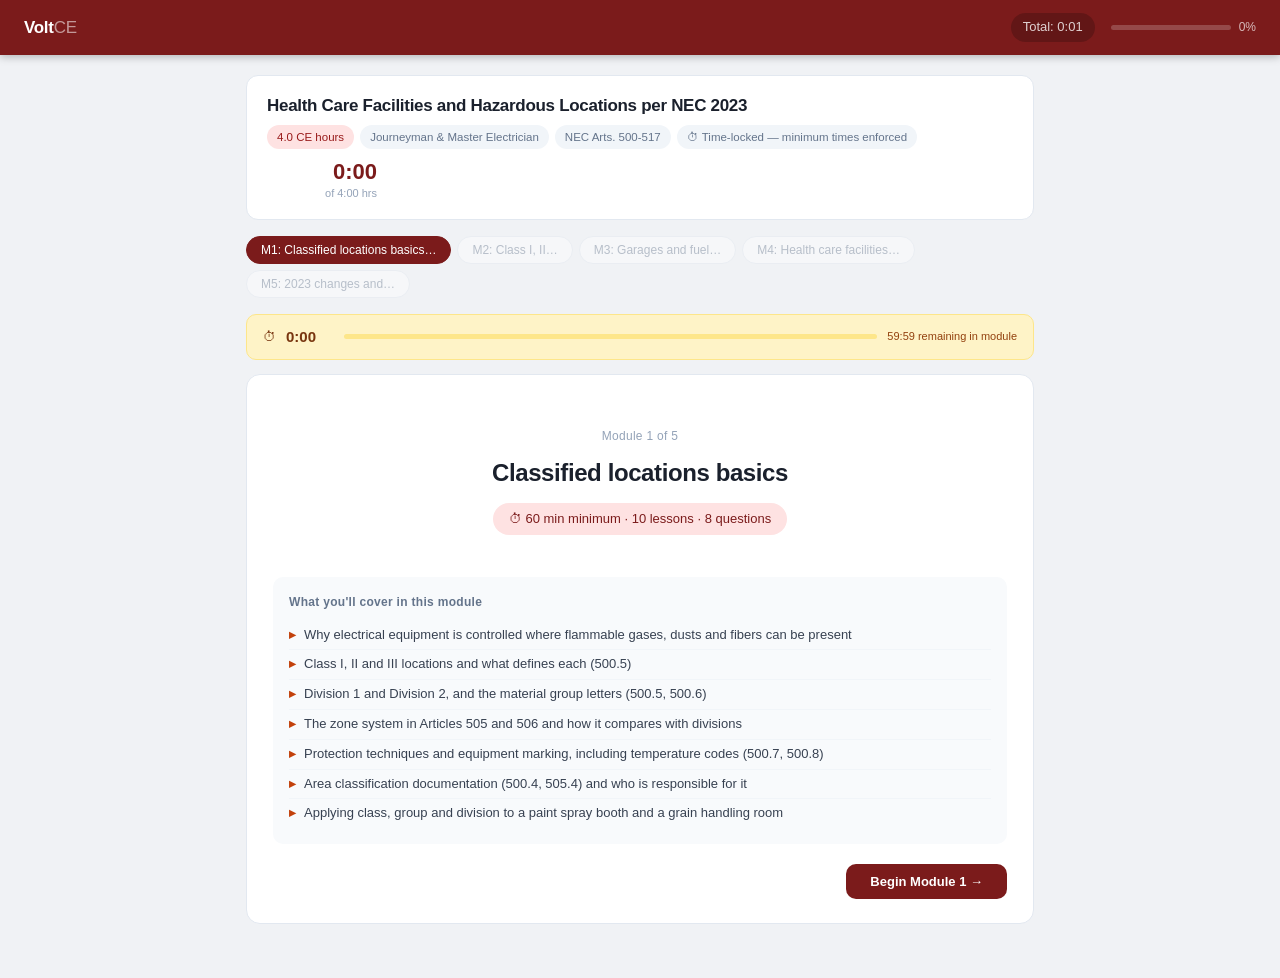
<file: course-health-care-hazardous-locations-nec2023.html>
<!DOCTYPE html>
<html lang="en">
<head>
<meta charset="UTF-8">
<meta name="viewport" content="width=device-width, initial-scale=1.0">
<title>Health Care Facilities and Hazardous Locations per NEC 2023 | VoltCE</title>
<style>
*{box-sizing:border-box;margin:0;padding:0}
body{font-family:-apple-system,BlinkMacSystemFont,'Segoe UI',Roboto,sans-serif;background:#f0f2f5;color:#1a202c;font-size:15px;line-height:1.6}

/* HEADER */
.hdr{background:#7B1B1B;padding:13px 24px;display:flex;align-items:center;justify-content:space-between;position:sticky;top:0;z-index:200;box-shadow:0 2px 8px rgba(0,0,0,0.25)}
.logo{font-size:17px;font-weight:700;color:#fff;letter-spacing:-0.3px}.logo span{opacity:0.55;font-weight:300}
.hdr-right{display:flex;align-items:center;gap:16px}
.hdr-timer{font-size:13px;color:rgba(255,255,255,0.8);background:rgba(0,0,0,0.2);padding:4px 12px;border-radius:999px;font-variant-numeric:tabular-nums}
.hdr-prog{display:flex;align-items:center;gap:8px}
.prog-bg{width:120px;height:5px;background:rgba(255,255,255,0.2);border-radius:3px}
.prog-fill{height:5px;background:#F4A261;border-radius:3px;transition:width 0.5s}
.prog-pct{font-size:12px;color:rgba(255,255,255,0.7)}

/* LAYOUT */
.wrap{max-width:820px;margin:0 auto;padding:20px 16px 40px}

/* COURSE INFO BAR */
.cinfo{background:#fff;border:1px solid #e2e8f0;border-radius:12px;padding:16px 20px;margin-bottom:16px;display:flex;justify-content:space-between;align-items:flex-start;gap:12px;flex-wrap:wrap}
.cinfo-title{font-size:17px;font-weight:700;letter-spacing:-0.3px;margin-bottom:6px}
.pills{display:flex;gap:6px;flex-wrap:wrap}
.pill{font-size:11.5px;padding:3px 10px;border-radius:999px;background:#f1f5f9;color:#64748b}
.pill.red{background:#FEE2E2;color:#991B1B}
.cinfo-time{text-align:right;min-width:110px}
.cinfo-time-big{font-size:22px;font-weight:700;color:#7B1B1B;line-height:1}
.cinfo-time-lbl{font-size:11px;color:#94a3b8;margin-top:2px}

/* MODULE NAV */
.mod-nav{display:flex;gap:6px;flex-wrap:wrap;margin-bottom:16px}
.mbtn{font-size:12px;padding:6px 14px;border-radius:999px;border:1.5px solid #e2e8f0;background:#fff;color:#64748b;cursor:pointer;transition:all 0.15s;white-space:nowrap}
.mbtn.active{background:#7B1B1B;color:#fff;border-color:#7B1B1B}
.mbtn.done{background:#FEF3C7;color:#92400E;border-color:#D97706}
.mbtn.locked{opacity:0.4;cursor:not-allowed}

/* CARDS */
.card{background:#fff;border:1px solid #e2e8f0;border-radius:14px;padding:24px 26px;margin-bottom:14px}

/* VIDEO PLACEHOLDER */
.vid-wrap{background:#1a1a2e;border-radius:12px;padding:0;margin:16px 0;overflow:hidden;position:relative}
.vid-inner{display:flex;flex-direction:column;align-items:center;justify-content:center;min-height:220px;gap:12px;padding:32px}
.vid-icon{width:64px;height:64px;border-radius:50%;background:rgba(244,162,97,0.2);border:2px solid rgba(244,162,97,0.4);display:flex;align-items:center;justify-content:center}
.vid-icon svg{width:28px;height:28px;fill:#F4A261}
.vid-title{font-size:15px;font-weight:600;color:#fff;text-align:center}
.vid-sub{font-size:12px;color:rgba(255,255,255,0.5);text-align:center}
.vid-dur{display:inline-block;background:rgba(244,162,97,0.15);color:#F4A261;font-size:11px;padding:3px 10px;border-radius:999px;margin-top:4px}
.vid-url-row{display:flex;gap:8px;width:100%;max-width:420px;margin-top:8px}
.vid-url-input{flex:1;padding:8px 12px;border-radius:8px;border:1px solid rgba(255,255,255,0.15);background:rgba(255,255,255,0.08);color:#fff;font-size:12px;outline:none}
.vid-url-input::placeholder{color:rgba(255,255,255,0.3)}
.vid-url-btn{padding:8px 14px;border-radius:8px;border:none;background:#F4A261;color:#1a1a2e;font-size:12px;font-weight:600;cursor:pointer;white-space:nowrap}
.vid-frame{width:100%;aspect-ratio:16/9;border:none;display:none}

/* SLIDE CONTENT */
.slide-tag{display:flex;gap:8px;align-items:center;margin-bottom:14px;flex-wrap:wrap}
.s-num{font-size:11px;color:#94a3b8;background:#f8fafc;padding:3px 10px;border-radius:999px}
.s-pill{font-size:11px;padding:3px 10px;border-radius:999px;background:#FEE2E2;color:#991B1B}
.slide-title{font-size:20px;font-weight:700;margin-bottom:12px;letter-spacing:-0.4px;line-height:1.3}
.slide-body{font-size:14px;color:#475569;line-height:1.8;margin-bottom:4px}

/* CONTENT BLOCKS */
.keypoint{background:#FFF7ED;border-left:3px solid #C2410C;border-radius:0 10px 10px 0;padding:14px 18px;margin:16px 0;font-size:13.5px;color:#431407;line-height:1.7}
.warning{background:#FEF2F2;border-left:3px solid #991B1B;border-radius:0 10px 10px 0;padding:14px 18px;margin:16px 0;font-size:13.5px;color:#450A0A;line-height:1.7}
.info-box{background:#F0F9FF;border-left:3px solid #0369A1;border-radius:0 10px 10px 0;padding:14px 18px;margin:16px 0;font-size:13.5px;color:#0C4A6E;line-height:1.7}
.code-ref{display:inline-block;background:#FEE2E2;color:#991B1B;font-size:11px;padding:2px 8px;border-radius:6px;font-weight:600;margin:2px}

.bullets{display:flex;flex-direction:column;gap:8px;margin:14px 0}
.bi{font-size:13.5px;color:#374151;padding-left:20px;position:relative;line-height:1.7}
.bi::before{content:'';position:absolute;left:5px;top:9px;width:6px;height:6px;border-radius:50%;background:#C2410C}

.dtable{width:100%;border-collapse:collapse;font-size:13px;margin:16px 0;border-radius:10px;overflow:hidden}
.dtable th{background:#7B1B1B;color:#fff;padding:10px 14px;text-align:left;font-weight:500}
.dtable td{padding:10px 14px;border-bottom:1px solid #f1f5f9;color:#475569}
.dtable tr:nth-child(even) td{background:#fafafa}
.dtable tr:last-child td{border-bottom:none}

.def-grid{display:grid;grid-template-columns:1fr 1fr;gap:10px;margin:16px 0}
.def-card{background:#f8fafc;border-radius:10px;padding:14px;border:1px solid #e2e8f0}
.def-term{font-size:13px;font-weight:600;color:#7B1B1B;margin-bottom:5px}
.def-body{font-size:12.5px;color:#64748b;line-height:1.65}

.step-list{display:flex;flex-direction:column;gap:10px;margin:14px 0}
.step-row{display:flex;gap:14px;align-items:flex-start}
.step-num{width:30px;height:30px;min-width:30px;border-radius:50%;background:#7B1B1B;color:#fff;font-size:12px;font-weight:700;display:flex;align-items:center;justify-content:center}
.step-text{font-size:13.5px;color:#374151;line-height:1.7;padding-top:4px}

.ppe-grid{display:grid;grid-template-columns:repeat(auto-fit,minmax(170px,1fr));gap:10px;margin:14px 0}
.ppe-cat{border-radius:10px;padding:14px;border:2px solid}
.ppe-num{font-size:13px;font-weight:700;margin-bottom:3px}
.ppe-cal{font-size:12px;font-weight:600;margin-bottom:6px}
.ppe-items{font-size:11.5px;line-height:1.65;opacity:0.85}

.hierarchy{display:flex;flex-direction:column;gap:6px;margin:14px 0}
.hier-row{display:flex;align-items:center;gap:12px;padding:10px 14px;border-radius:10px}
.hier-num{font-size:13px;font-weight:700;min-width:22px}
.hier-title{font-size:13.5px;font-weight:600;margin-bottom:2px}
.hier-sub{font-size:12px;opacity:0.75}

/* TIMER OVERLAY on slide */
.slide-timer{display:flex;align-items:center;gap:8px;padding:10px 16px;background:#FFF7ED;border:1px solid #FED7AA;border-radius:10px;margin-top:16px;font-size:13px;color:#92400E}
.slide-timer .t-icon{font-size:16px}
.slide-timer .t-remaining{font-weight:600;font-variant-numeric:tabular-nums;min-width:40px}
.slide-timer .t-bar-bg{flex:1;height:4px;background:#FED7AA;border-radius:2px}
.slide-timer .t-bar-fill{height:4px;background:#C2410C;border-radius:2px;transition:width 1s linear}

/* MODULE TIMER */
.mod-timer-bar{background:#FEF3C7;border:1px solid #FDE68A;border-radius:10px;padding:10px 16px;margin-bottom:14px;display:flex;align-items:center;gap:10px;font-size:13px;color:#78350F}
.mod-timer-bar .mt-time{font-weight:700;font-variant-numeric:tabular-nums;font-size:15px;min-width:48px}
.mod-timer-bar .mt-bar-bg{flex:1;height:5px;background:#FDE68A;border-radius:3px}
.mod-timer-bar .mt-bar-fill{height:5px;background:#D97706;border-radius:3px;transition:width 1s linear}
.mod-timer-bar .mt-label{font-size:11px;color:#92400E;white-space:nowrap}

/* NAV ROW */
.nav-row{display:flex;justify-content:space-between;align-items:center;margin-top:20px;gap:8px}
.btn-prev{padding:10px 20px;border-radius:10px;border:1.5px solid #e2e8f0;background:#fff;font-size:13px;color:#374151;cursor:pointer;transition:all 0.15s}
.btn-prev:hover{border-color:#7B1B1B;color:#7B1B1B}
.btn-next{padding:10px 24px;border-radius:10px;border:none;background:#7B1B1B;color:#fff;font-size:13px;font-weight:600;cursor:pointer;transition:all 0.15s}
.btn-next:hover:not(:disabled){background:#5c1414}
.btn-next:disabled{background:#9ca3af;cursor:not-allowed}
.btn-locked-msg{font-size:12px;color:#92400E;background:#FFF7ED;border:1px solid #FED7AA;padding:6px 12px;border-radius:8px}

/* QUIZ */
.quiz-header{display:flex;align-items:center;gap:10px;margin-bottom:16px}
.quiz-prog{font-size:12px;color:#64748b;background:#f1f5f9;padding:4px 12px;border-radius:999px}
.quiz-score-live{font-size:12px;color:#92400E;background:#FFF7ED;padding:4px 12px;border-radius:999px}
.quiz-q{font-size:15.5px;font-weight:600;margin-bottom:18px;line-height:1.55;color:#1a202c}
.quiz-opts{display:flex;flex-direction:column;gap:9px;margin-bottom:16px}
.qopt{padding:13px 17px;border-radius:10px;border:1.5px solid #e2e8f0;background:#fff;font-size:14px;color:#1a202c;cursor:pointer;text-align:left;transition:all 0.15s;line-height:1.5}
.qopt:hover{border-color:#C2410C;background:#FEF2F2}
.qopt.correct{background:#F0FDF4;border-color:#16A34A;color:#14532D}
.qopt.wrong{background:#FEF2F2;border-color:#DC2626;color:#450A0A}
.fb{padding:13px 17px;border-radius:10px;font-size:13.5px;margin-bottom:14px;line-height:1.7}
.fb.correct{background:#F0FDF4;color:#14532D;border:1px solid #BBF7D0}
.fb.wrong{background:#FEF2F2;color:#450A0A;border:1px solid #FECACA}

/* RESULTS */
.results-wrap{text-align:center;padding:32px 16px}
.score-big{font-size:64px;font-weight:800;color:#7B1B1B;line-height:1;letter-spacing:-2px}
.score-sub{font-size:14px;color:#64748b;margin:6px 0 18px}
.score-badge{display:inline-block;font-size:14px;font-weight:600;padding:10px 28px;border-radius:10px;margin-bottom:18px}
.score-badge.pass{background:#F0FDF4;color:#14532D;border:1px solid #BBF7D0}
.score-badge.fail{background:#FEF2F2;color:#450A0A;border:1px solid #FECACA}
.cert-box{background:linear-gradient(135deg,#7B1B1B 0%,#C2410C 100%);border-radius:14px;padding:28px;text-align:center;margin-top:18px}
.cert-label{font-size:11px;color:rgba(255,255,255,0.6);letter-spacing:0.5px;margin-bottom:4px}
.cert-title{font-size:20px;font-weight:700;color:#fff;margin-bottom:6px}
.cert-detail{font-size:13px;color:rgba(255,255,255,0.7);line-height:1.6}
.cert-seal{font-size:48px;margin-bottom:8px}

/* MODULE INTRO */
.mod-intro{text-align:center;padding:28px 16px 14px}
.mod-label{font-size:12px;color:#94a3b8;margin-bottom:8px;letter-spacing:0.3px}
.mod-big-title{font-size:24px;font-weight:700;margin-bottom:10px;letter-spacing:-0.4px}
.mod-time-badge{display:inline-flex;align-items:center;gap:6px;font-size:13px;color:#7B1B1B;background:#FEE2E2;padding:6px 16px;border-radius:999px;margin-bottom:16px}
.mod-overview{text-align:left;background:#f8fafc;border-radius:10px;padding:16px;margin:12px 0}
.mod-overview-title{font-size:12px;font-weight:600;color:#64748b;margin-bottom:8px;letter-spacing:0.3px}
.mod-overview-item{font-size:13px;color:#374151;padding:4px 0;border-bottom:1px solid #f1f5f9;display:flex;gap:8px}
.mod-overview-item:last-child{border-bottom:none}
.mod-overview-dot{color:#C2410C;font-weight:700}

/* LOCKED MODULE */
.locked-msg{text-align:center;padding:48px 24px}
.lock-icon{font-size:52px;margin-bottom:16px}
.lock-title{font-size:20px;font-weight:700;margin-bottom:8px}
.lock-body{font-size:14px;color:#64748b;line-height:1.7}

@media(max-width:640px){
  .def-grid{grid-template-columns:1fr}
  .ppe-grid{grid-template-columns:1fr 1fr}
  .hdr-timer{display:none}
  .cinfo{flex-direction:column}
  .cinfo-time{text-align:left}
}
</style>
</head>
<body>

<div class="hdr">
  <div class="logo">Volt<span>CE</span></div>
  <div class="hdr-right">
    <div class="hdr-timer" id="total-timer">Total: 0:00:00</div>
    <div class="hdr-prog">
      <div class="prog-bg"><div class="prog-fill" id="prog-fill" style="width:0%"></div></div>
      <span class="prog-pct" id="prog-pct">0%</span>
    </div>
  </div>
</div>

<div class="wrap">
  <div class="cinfo">
    <div>
      <div class="cinfo-title">Health Care Facilities and Hazardous Locations per NEC 2023</div>
      <div class="pills">
        <span class="pill red">4.0 CE hours</span>
        <span class="pill">Journeyman & Master Electrician</span>
        <span class="pill">NEC Arts. 500-517</span>
        <span class="pill">⏱ Time-locked — minimum times enforced</span>
      </div>
    </div>
    <div class="cinfo-time">
      <div class="cinfo-time-big" id="course-time-display">0:00</div>
      <div class="cinfo-time-lbl">of 4:00 hrs</div>
    </div>
  </div>

  <div class="mod-nav" id="mod-nav"></div>
  <div id="mod-timer-bar" style="display:none" class="mod-timer-bar">
    <span>⏱</span>
    <span class="mt-time" id="mt-time">0:00</span>
    <div class="mt-bar-bg"><div class="mt-bar-fill" id="mt-bar" style="width:0%"></div></div>
    <span class="mt-label" id="mt-label">Module time</span>
  </div>
  <div id="content"></div>
</div>

<script>
// ─── TIMING CONFIG ────────────────────────────────────────────────────────────
// Slide minimum times in seconds (students CANNOT advance before these expire)
const SLIDE_MIN = 150; // 2.5 minutes per content slide
// Module minimum times in seconds (total 4 hours)
const MOD_MINS = [60*60, 50*60, 40*60, 75*60, 15*60];

// ─── COURSE DATA ─────────────────────────────────────────────────────────────
const MODULES = [
 {
  "title": "Classified locations basics",
  "time": "60 min",
  "modMin": MOD_MINS[0],
  "overview": [
   "Why electrical equipment is controlled where flammable gases, dusts and fibers can be present",
   "Class I, II and III locations and what defines each (500.5)",
   "Division 1 and Division 2, and the material group letters (500.5, 500.6)",
   "The zone system in Articles 505 and 506 and how it compares with divisions",
   "Protection techniques and equipment marking, including temperature codes (500.7, 500.8)",
   "Area classification documentation (500.4, 505.4) and who is responsible for it",
   "Applying class, group and division to a paint spray booth and a grain handling room"
  ],
  "slides": [
   {
    "tag": "M1·S1",
    "title": "Why Areas Are Classified: Class I, II and III",
    "body": "A fire or explosion needs fuel, air and a source of ignition. In a classified location the fuel and the air are assumed to be present at times, so the Code controls the third element: electrical equipment must not become the source of ignition. Section 500.5 sorts hazardous (classified) locations into three classes according to the kind of material that creates the hazard.",
    "def_grid": [
     {
      "term": "Class I",
      "body": "Flammable gases, flammable liquid-produced vapors or combustible liquid-produced vapors may be present in quantities that can form an ignitible mixture. Examples: gasoline vapor, natural gas, solvent vapor. Wiring rules are in Article 501."
     },
     {
      "term": "Class II",
      "body": "Combustible dust is present. Dust is a hazard both as a cloud in the air and as layers that can ignite or be disturbed into a cloud. Examples: grain, flour, coal, metal powders. Wiring rules are in Article 502."
     },
     {
      "term": "Class III",
      "body": "Easily ignitible fibers or flyings are handled, made or used, but they are not likely to be suspended in the air in quantities that could produce an ignitible mixture. Examples: textile and woodworking operations. Wiring rules are in Article 503."
     }
    ],
    "bullets": [
     "The class tells you what kind of material is involved. The division, covered next, tells you how likely it is to be present.",
     "Classification describes the atmosphere around equipment, so one building can contain unclassified space, Division 2 space and Division 1 space.",
     "Article 500 holds the definitions and general rules. Articles 501, 502 and 503 hold the class-specific rules.",
     "Occupancy articles such as 511 (garages), 514 (fuel dispensing) and 516 (spray application) apply the class rules to a specific use."
    ],
    "warning": "Classification is not the installer's decision. It is made by the owner, designer or engineer and recorded in documentation. The electrician builds to that documented classification and asks questions when the field conditions do not match it.",
    "keypoint": "The class names the type of hazardous material (gas or vapor, dust, or fiber), and each class has its own article of wiring and equipment rules.",
    "refs": [
     "NEC 500.5",
     "NEC Article 501",
     "NEC Article 502",
     "NEC Article 503"
    ]
   },
   {
    "tag": "M1·S2",
    "title": "Divisions and Material Groups",
    "body": "Within each class, the division expresses how likely the hazard is. In Division 1, ignitible concentrations exist under normal operating conditions, frequently because of repair, maintenance or leakage, or where a breakdown could both release the material and cause the electrical equipment itself to fail as an ignition source. In Division 2, the material is normally confined in closed systems or containers, or is controlled by ventilation, so ignitible concentrations occur only under abnormal conditions such as a rupture or a ventilation failure.",
    "table": {
     "h": [
      "Class",
      "Group",
      "Typical materials",
      "Reference"
     ],
     "r": [
      [
       "I",
       "A",
       "Acetylene",
       "500.6(A)"
      ],
      [
       "I",
       "B",
       "Hydrogen and gases of equivalent hazard (also butadiene, ethylene oxide, propylene oxide, acrolein)",
       "500.6(A)"
      ],
      [
       "I",
       "C",
       "Ethylene",
       "500.6(A)"
      ],
      [
       "I",
       "D",
       "Gasoline, propane, butane, natural gas, acetone, benzene, hexane, methanol",
       "500.6(A)"
      ],
      [
       "II",
       "E",
       "Combustible metal dusts such as aluminum and magnesium",
       "500.6(B)"
      ],
      [
       "II",
       "F",
       "Carbonaceous dusts such as carbon black, charcoal, coal and coke",
       "500.6(B)"
      ],
      [
       "II",
       "G",
       "Flour, starch, grain, wood, plastic and other combustible dusts not in E or F",
       "500.6(B)"
      ],
      [
       "III",
       "None",
       "Fibers and flyings have no group letters",
       "500.5(D), 500.6"
      ]
     ]
    },
    "bullets": [
     "Equipment must be approved for the specific group present. Equipment marked only for Groups C and D is not suitable for hydrogen (Group B).",
     "A closed system that releases vapor only through accidental rupture or abnormal operation is a Division 2 situation.",
     "Group letters come from the properties of the material (how easily it ignites and how violent the explosion). Lists of materials are in NFPA 497 for gases and vapors and NFPA 499 for dusts, which the Code references in informational notes."
    ],
    "keypoint": "Division 1 means the hazard is expected in normal operation; Division 2 means it appears only under abnormal conditions. Groups A through D (gas and vapor) and E through G (dust) match equipment to the material.",
    "refs": [
     "NEC 500.5",
     "NEC 500.6"
    ]
   },
   {
    "tag": "M1·S3",
    "title": "The Zone System: Articles 505 and 506",
    "body": "Articles 505 and 506 classify locations by zone instead of division. Article 505 covers gas and vapor locations in Zones 0, 1 and 2, and Article 506 covers combustible dust, fibers and flyings in Zones 20, 21 and 22. Zones divide the likelihood of the hazard into three steps, where the division system uses two.",
    "table": {
     "h": [
      "Zone",
      "Ignitible atmosphere is",
      "Typical example"
     ],
     "r": [
      [
       "Zone 0 (gas)",
       "Present continuously or for long periods",
       "Vapor space of a closed vented flammable liquid tank"
      ],
      [
       "Zone 1 (gas)",
       "Likely under normal operation, or frequently because of repair, maintenance or leakage",
       "Close to an open vent or a pump seal that leaks in normal service"
      ],
      [
       "Zone 2 (gas)",
       "Not likely in normal operation and, if it occurs, exists only briefly",
       "Outer ring around a fuel dispenser"
      ],
      [
       "Zone 20 (dust)",
       "Present continuously or for long periods",
       "Inside a dust collector"
      ],
      [
       "Zone 21 (dust)",
       "Likely to exist occasionally under normal operation",
       "Near a bag-dumping station where dust is released"
      ],
      [
       "Zone 22 (dust)",
       "Not likely in normal operation and, if present, only for a short period",
       "Area around a closed system that can leak dust only on a fault"
      ]
     ]
    },
    "def_grid": [
     {
      "term": "Gas groups (505.6)",
      "body": "Group IIC (acetylene, hydrogen), Group IIB (ethylene), Group IIA (propane, gasoline). Group I is for mining and not part of surface industry classification."
     },
     {
      "term": "Dust groups (506.6)",
      "body": "Group IIIA combustible flyings, Group IIIB nonconductive dust, Group IIIC conductive dust such as metal powders."
     }
    ],
    "info": "Group IIC is the most severe gas group, so equipment marked IIC is suitable for IIB and IIA atmospheres. The reverse is not true.",
    "keypoint": "In the zone system a lower number means a more frequent or longer-lasting hazard: Zone 0 and Zone 20 are continuous or long-term, Zone 2 and Zone 22 are unlikely and brief.",
    "refs": [
     "NEC Article 505",
     "NEC 505.5",
     "NEC 505.6",
     "NEC Article 506",
     "NEC 506.5",
     "NEC 506.6"
    ]
   },
   {
    "tag": "M1·S4",
    "title": "Comparing a Division Diagram with a Zone Diagram",
    "body": "The same area can be drawn in either system, and an electrician should be able to move between them. Division 1 roughly corresponds to Zone 0 plus Zone 1, and Division 2 roughly corresponds to Zone 2. The match is approximate, so the classification drawing, not a conversion table, governs.",
    "table": {
     "h": [
      "Division system",
      "Zone system",
      "Approximate alignment"
     ],
     "r": [
      [
       "Class I, Division 1",
       "Zone 0 and Zone 1",
       "Hazard present normally or frequently"
      ],
      [
       "Class I, Division 2",
       "Zone 2",
       "Hazard only under abnormal conditions"
      ],
      [
       "Class II, Division 1",
       "Zone 20 and Zone 21",
       "Dust cloud normally or occasionally present"
      ],
      [
       "Class II, Division 2",
       "Zone 22",
       "Dust only under abnormal conditions"
      ],
      [
       "Groups A and B",
       "Group IIC",
       "Acetylene and hydrogen"
      ],
      [
       "Group C",
       "Group IIB",
       "Ethylene"
      ],
      [
       "Group D",
       "Group IIA",
       "Gasoline, propane and similar"
      ]
     ]
    },
    "step_list": [
     "<b>Scenario.</b> A pump room holds a closed, vented tank of a Group D / IIA flammable liquid with a pump whose seal can weep in normal service.",
     "<b>Inside the tank vapor space.</b> Vapor is always present: Zone 0 on a zone drawing, Division 1 on a division drawing.",
     "<b>Around the open end of the vent and the pump seal.</b> Vapor is released in normal operation: Zone 1, Division 1.",
     "<b>Rest of the pump room.</b> Vapor would appear only if a gasket, pipe or seal failed: Zone 2, Division 2.",
     "<b>Compare the drawings.</b> The division drawing shows two shades and the zone drawing shows three. The Division 1 boundary on the first drawing encloses both the Zone 0 and Zone 1 areas on the second.",
     "<b>Check the equipment.</b> Equipment for the Zone 1 area must be marked for Zone 1 or higher protection, or for Division 1 in the division system. Never assume that a Division 2 rating is acceptable for a Zone 1 area."
    ],
    "info": "Recent editions of the Code treat the division and zone systems as separate approaches, and the 2023 edition removed language in Article 505 that tied it to the division classes. Equipment and wiring rules are written separately for each system.",
    "keypoint": "Divisions use two steps and zones use three; Division 1 spans Zones 0 and 1, and Division 2 aligns with Zone 2.",
    "refs": [
     "NEC Article 505",
     "NEC 505.5",
     "NEC 505.6",
     "NEC 500.5",
     "NEC 500.6"
    ]
   },
   {
    "tag": "M1·S5",
    "title": "Protection Techniques",
    "body": "A protection technique is the method an equipment designer uses to prevent the equipment from igniting the surrounding atmosphere. Section 500.7 lists the techniques accepted in the division system, and Articles 505 and 506 list the techniques accepted by zone. The installer's job is to recognize the technique, confirm it matches the location, and install it as listed.",
    "def_grid": [
     {
      "term": "Explosionproof (Class I)",
      "body": "The enclosure withstands an explosion of the specified gas inside it and prevents flame or hot gas from igniting the atmosphere outside. The zone-system counterpart is flameproof, marked d."
     },
     {
      "term": "Dust-ignitionproof (Class II)",
      "body": "The enclosure excludes dust and does not allow arcs, sparks or heat inside it to ignite dust outside or dust layers on it."
     },
     {
      "term": "Purged and pressurized",
      "body": "A protective gas (clean air or inert gas) is kept at positive pressure in the enclosure so the hazardous atmosphere cannot enter. Marked p in the zone system."
     },
     {
      "term": "Intrinsic safety",
      "body": "The electrical energy in the circuit is limited so that normal or fault conditions cannot ignite the atmosphere. Article 504 covers installation. Marked ia (suitable for Zone 0) or ib (Zone 1 and 2)."
     }
    ],
    "table": {
     "h": [
      "Zone marking",
      "Technique",
      "Where used"
     ],
     "r": [
      [
       "ia",
       "Intrinsic safety, highest level",
       "Zone 0, 1 and 2"
      ],
      [
       "ib",
       "Intrinsic safety",
       "Zone 1 and 2"
      ],
      [
       "d",
       "Flameproof enclosure",
       "Zone 1 and 2"
      ],
      [
       "p",
       "Purged and pressurized",
       "Zone 1 and 2 (per type)"
      ],
      [
       "e",
       "Increased safety",
       "Zone 1 and 2"
      ],
      [
       "nA",
       "Nonsparking",
       "Zone 2"
      ],
      [
       "ta, tb, tc",
       "Dust protection by enclosure",
       "Zone 20, 21, 22"
      ]
     ]
    },
    "info": "Other recognized techniques include nonincendive circuits and equipment, oil immersion and hermetic sealing. The 2023 edition added four techniques to the division-system list (electrical resistance trace heating, impedance heating, enclosed-break and sealed) and moved the suitability information to Chapter 9, Table 13.",
    "keypoint": "Every technique either contains an internal explosion, excludes the atmosphere, or limits energy so ignition cannot occur. The marking tells you which technique the equipment uses.",
    "refs": [
     "NEC 500.7",
     "NEC 500.8",
     "NEC Article 504",
     "NEC 505.8",
     "NEC 506.8"
    ]
   },
   {
    "tag": "M1·S6",
    "title": "Equipment Marking and Temperature Codes",
    "body": "Section 500.8 requires approved equipment to be marked with the class, the division or zone, the group, and the operating temperature or temperature class. The temperature must be below the ignition temperature of the specific gas, vapor or dust in the area, so the temperature class is as important as the group. Division 1 equipment may be used in a Division 2 location of the same class, group and temperature suitability, but Division 2 equipment may not be used in a Division 1 location.",
    "table": {
     "h": [
      "Temperature class",
      "Maximum surface temperature"
     ],
     "r": [
      [
       "T1",
       "450 °C (842 °F)"
      ],
      [
       "T2",
       "300 °C"
      ],
      [
       "T3",
       "200 °C"
      ],
      [
       "T4",
       "135 °C (275 °F)"
      ],
      [
       "T5",
       "100 °C"
      ],
      [
       "T6",
       "85 °C"
      ]
     ]
    },
    "step_list": [
     "<b>Nameplate A:</b> CLASS I, DIV 1, GROUPS C, D, T4. <b>Nameplate B:</b> CLASS I, ZONE 1, AEx db IIB T3 Gb.",
     "<b>Question 1.</b> Is A suitable for a Class I, Division 2 area with diethyl ether vapor (Group C, ignition temperature about 160 °C)? Class, group and division all work (Division 1 equipment in Division 2). T4 is 135 °C, which is below 160 °C. Suitable.",
     "<b>Question 2.</b> Is A suitable for a Class I, Division 2 battery room with hydrogen (Group B)? The nameplate lists only C and D. Not suitable.",
     "<b>Question 3.</b> Is A suitable for gasoline vapor (Group D, ignition temperature roughly 280 °C) at a Division 2 location? Group D is listed and T4 (135 °C) is below 280 °C. Suitable.",
     "<b>Question 4.</b> Is B suitable for ethylene (Group IIB, ignition temperature 450 °C) in a Zone 2 location? Zone 1 equipment can be used in Zone 2, IIB covers ethylene, and T3 (200 °C) is below 450 °C. Suitable.",
     "<b>Question 5.</b> Is A suitable for a grain elevator (Class II, Group G)? Nameplate A carries no Class II marking. Not suitable."
    ],
    "info": "Temperature classes are measured at the ambient rating shown on the nameplate (usually 40 °C). If the nameplate shows a different ambient range, the temperature class applies at that range.",
    "keypoint": "Suitability needs four matches: class, division or zone, group, and a temperature class whose surface temperature is below the ignition temperature of the material.",
    "refs": [
     "NEC 500.8",
     "NEC Table 500.8(C)",
     "NEC 505.9"
    ]
   },
   {
    "tag": "M1·S7",
    "title": "Lookup Exercise: Where the Classification Is Documented",
    "body": "Sections 500.4, 505.4 and 506.4 require classified areas to be documented, and the documentation must be available to the authority having jurisdiction and to the people who design, install, inspect, maintain or operate the equipment. The 2023 edition of 500.4 extends the documentation to unclassified areas that adjoin a classified location. This exercise has you find the sections and build a checklist of what a classification drawing should show.",
    "step_list": [
     "<b>Step 1.</b> Open the Code book to Chapter 5 and find Article 500. Locate 500.4, Documentation, and read its first paragraph. Note who must have access to the documentation.",
     "<b>Step 2.</b> Move to Article 505 and find 505.4. Compare its wording with 500.4. Then look at Article 506 (506.4) and note that the same idea applies to dust zones.",
     "<b>Step 3.</b> Read the informational notes. They point to NFPA 497 (flammable liquids, gases and vapors) and NFPA 499 (combustible dusts) as the usual source of classification guidance.",
     "<b>Step 4.</b> List what a classification drawing should show so an installer can use it: the class and division or zone of each area, the material and its group, the ignition temperature or required temperature class, the boundaries in plan and in elevation, and the assumptions made about ventilation and containment.",
     "<b>Step 5.</b> Add the practical items: the date and revision, who prepared and approved it, the adjoining unclassified spaces, and where the original is kept.",
     "<b>Step 6.</b> Check your list against a real drawing if one is available. If the drawing is silent on a boundary, the question goes to the owner or engineer before conduit is run."
    ],
    "info": "Answer to expect: the documentation is required by 500.4, 505.4 and 506.4 and must be available to the AHJ and to those who design, install, inspect, maintain or operate the equipment.",
    "keypoint": "Without current classification documentation the installer has no basis for choosing wiring methods or equipment, so the first question on a hazardous location job is: where is the drawing?",
    "refs": [
     "NEC 500.4",
     "NEC 505.4",
     "NEC 506.4"
    ]
   },
   {
    "tag": "M1·S8",
    "title": "Lookup Exercise: Assigning Class, Group and Division",
    "body": "Once you have the drawing, you can check it against the Code. Section 500.5 gives the class and division definitions and 500.6 assigns the material to a group. The exercise below uses three materials and walks through the same lookup each time, then asks who is responsible for each decision.",
    "step_list": [
     "<b>Material 1: acetylene in a welding gas storage room.</b> 500.5 says flammable gas is Class I. 500.6(A) lists acetylene as Group A. If cylinders are stored closed and gas escapes only by accident, the area is Division 2; where acetylene is generated or released in normal operation, it is Division 1.",
     "<b>Material 2: hydrogen from a battery charging room.</b> Flammable gas is Class I. Hydrogen is Group B. Hydrogen is released only if ventilation fails or equipment is abnormal, so Division 2 is common, but the designer confirms it.",
     "<b>Material 3: magnesium powder from a grinding operation.</b> Combustible dust is Class II. Metal dusts such as aluminum and magnesium are Group E. If a dust cloud is present during normal operation, the area is Division 1.",
     "<b>Next question for each.</b> What temperature class is required? Compare the ignition temperature of the material with the T-class table in 500.8(C).",
     "<b>Who decides?</b> The owner and the engineer or designer determine the class, group, division and extent. The electrician checks that the equipment marking matches the documented classification and raises any difference between the drawing and the field condition."
    ],
    "bullets": [
     "Be careful not to classify a space from its name. A battery room is not always Class I, and a mill is not always Class II. The classification follows the material, the process and the ventilation.",
     "If the process changes (new solvent, new product, removal of ventilation), the classification must be reviewed.",
     "The classification drawing is the controlling document. A quick table lookup tells you what to expect, but the drawing tells you what was decided."
    ],
    "keypoint": "Class comes from the type of material (500.5), group from the material itself (500.6), division from how likely it is to be present, and temperature class from the material's ignition temperature.",
    "refs": [
     "NEC 500.5",
     "NEC 500.6",
     "NEC 500.4"
    ]
   },
   {
    "tag": "M1·S9",
    "title": "Case Study A: Paint Spray Booth",
    "body": "A spray booth applies a flammable coating, and the overspray and solvent vapor make it a Class I location. Solvents used in coatings usually fall in Group D. The interior of the booth is treated as the most hazardous area, and the surrounding area is classified to a distance defined by Article 516 and the figures that accompany it. Everything in that classification depends on the exhaust ventilation actually running.",
    "table": {
     "h": [
      "Question",
      "Answer for the spray booth"
     ],
     "r": [
      [
       "Class",
       "Class I (flammable vapors and mists from the coating and solvent)"
      ],
      [
       "Group",
       "Usually Group D (500.6); confirm from the safety data for the solvent"
      ],
      [
       "Division",
       "Booth interior is Division 1; areas near booth openings and exhaust ducts are classified as shown in Article 516; areas beyond are Division 2 or unclassified"
      ],
      [
       "Extent",
       "Taken from the Article 516 tables and figures and the engineer's drawing, not estimated by eye"
      ],
      [
       "Temperature class",
       "Below the ignition temperature of the solvent"
      ]
     ]
    },
    "bullets": [
     "<b>Assumptions the classification depends on:</b> exhaust fans run before and during spraying, spray equipment is interlocked so it cannot operate without ventilation, and residue on surfaces is cleaned on schedule.",
     "<b>Equipment categories likely suitable:</b> inside the booth, equipment identified for Class I, Division 1 (explosionproof or purged enclosures); wiring in threaded rigid metal conduit or threaded steel IMC with sealing fittings where required; luminaires either identified for the location or mounted outside the booth behind sealed glass panels as permitted by Article 516.",
     "<b>Check:</b> if the exhaust fails, vapor is no longer swept out. The interlock should shut down the spray equipment, and any electrical equipment that is not suitable for the resulting atmosphere should de-energize."
    ],
    "keypoint": "Classification of a spray booth depends on assumptions: working exhaust ventilation, spray equipment interlocked with the exhaust, and residue kept under control.",
    "refs": [
     "NEC 500.5",
     "NEC 500.6",
     "NEC Article 502",
     "NEC Article 516"
    ]
   },
   {
    "tag": "M1·S10",
    "title": "Case Study B: Grain Handling Room",
    "body": "Grain dust is combustible dust, so a grain handling area is Class II, and grain dust falls in Group G. Dust is normally present inside legs, spouts, bins and hoppers, and it can be released into the room air whenever grain is moved. The division depends on how often a dust cloud or hazardous dust accumulation can exist.",
    "table": {
     "h": [
      "Question",
      "Answer for the grain handling room"
     ],
     "r": [
      [
       "Class",
       "Class II (combustible dust)"
      ],
      [
       "Group",
       "Group G (grain, flour, starch, wood and similar dusts, 500.6(B))"
      ],
      [
       "Division",
       "Division 1 where dust clouds exist in normal operation, such as inside enclosed conveyors and where grain is dumped; Division 2 where dust accumulates only through abnormal release or poor housekeeping"
      ],
      [
       "Extent",
       "Set by the designer from the process layout and dust control measures"
      ],
      [
       "Temperature",
       "Equipment surface temperature must be less than the ignition temperature of the dust involved (500.8(D)), and layered dust must be considered"
      ]
     ]
    },
    "bullets": [
     "<b>Assumptions:</b> dust collection works, spills are cleaned promptly, and dust is not allowed to build up on beams, ledges and equipment where it can be disturbed.",
     "<b>Equipment categories likely suitable:</b> in Division 1, dust-ignitionproof equipment marked for Class II, Group G; in Division 2, dusttight enclosures; threaded rigid metal conduit in Division 1 and also EMT in Division 2 (502.10); boxes without unused openings; dusttight flexible connectors where flexibility is needed.",
     "<b>Compare with the spray booth:</b> a spray booth hazard disappears when the vapor is ventilated away, while a grain room hazard returns when dust accumulates. Both depend on the same idea, that the classification is only as good as the controls behind it."
    ],
    "keypoint": "Dust classification depends on housekeeping and dust collection as well as the process, and equipment must stay below the ignition temperature of both a dust cloud and a dust layer.",
    "refs": [
     "NEC 500.5",
     "NEC 500.6",
     "NEC Article 502"
    ]
   }
  ],
  "quiz": [
   {
    "q": "For underground installations at aircraft hangars, the 2026 NEC 513.8:",
    "opts": [
     "Requires Class II, Division 1",
     "Requires Class I, Division 1 only within 5 ft",
     "No longer requires them to be Class I, Division 1",
     "Now prohibits underground wiring"
    ],
    "correct": 2,
    "explain": "2023: Class I, Division 1 was required. 2026: that is no longer required, aligning with 514.8. [NEC 513.8 (2026)]"
   },
   {
    "q": "In Class I, Zone 0, 1 and 2 locations, bonding by locknut-bushing or double locknut alone is:",
    "opts": [
     "Acceptable in Zone 2",
     "Required",
     "Not to be depended on",
     "Sufficient"
    ],
    "correct": 2,
    "explain": "Bonding jumpers with proper fittings are required. [NEC 505.30]"
   },
   {
    "q": "Fixed wiring in an aircraft hangar that is not in a Class I location must be installed in:",
    "opts": [
     "Metal raceways or certain cables such as Type MC, MI, or TC, depending on location",
     "Open wiring on insulators",
     "Any wiring method acceptable in a dwelling",
     "Type NM cable"
    ],
    "correct": 0,
    "explain": "Fixed wiring above or outside Class I locations must be in metal raceways, or Type MC, MI, or TC cable (with listed fittings where required), or other methods listed in 513.7. [NEC 513.7(A)]"
   },
   {
    "q": "A Class II, Division 1 location is one where combustible dust is:",
    "opts": [
     "Present in the air under normal operating conditions in quantities sufficient to produce explosive or ignitible mixtures",
     "Never in the air",
     "Only present on the floor",
     "Stored in closed bags"
    ],
    "correct": 0,
    "explain": "Class II Division 1 includes locations where combustible dust is in the air under normal operating conditions in sufficient quantity. [NEC 500.5(C)(1)]"
   },
   {
    "q": "Equipment marked 'Class I, Zone 0, AEx ia IIC T6' has a maximum surface temperature of:",
    "opts": [
     "135 degrees C",
     "85 degrees C",
     "200 degrees C",
     "100 degrees C"
    ],
    "correct": 1,
    "explain": "T6 equals 85 degrees C. [NEC 505.9(C)]"
   },
   {
    "q": "What is the maximum surface temperature represented by temperature class T4?",
    "opts": [
     "300 degrees C",
     "100 degrees C",
     "135 degrees C",
     "200 degrees C"
    ],
    "correct": 2,
    "explain": "T4 corresponds to 135 degrees C (275 degrees F). [NEC 500.8(C), Table 500.8(C)]"
   },
   {
    "q": "Which temperature class denotes a maximum surface temperature of 135 degrees C?",
    "opts": [
     "T3",
     "T4",
     "T5",
     "T6"
    ],
    "correct": 1,
    "explain": "T4 is 135 degrees C. T3 is 200, T5 is 100, T6 is 85. [NEC 500.8(C)]"
   },
   {
    "q": "When rigid metal conduit is threaded into a fitting in a hazardous (classified) location, a minimum of how many threads must be fully engaged?",
    "opts": [
     "Seven",
     "Four",
     "Three",
     "Five"
    ],
    "correct": 3,
    "explain": "Threaded joints in hazardous locations require at least five threads fully engaged (for example 501.10 and 500.8(E)). [NEC 500.8(E)(1)]"
   }
  ]
 },
 {
  "title": "Class I, II and III wiring methods",
  "time": "50 min",
  "modMin": MOD_MINS[1],
  "overview": [
   "Wiring methods permitted in Class I, Division 1 locations (501.10(A))",
   "Boxes, fittings, threaded joints, flexible connections and bonding in Class I locations",
   "Class I, Division 2 wiring methods and what is relaxed from Division 1 (501.10(B))",
   "Conduit seals: purpose, locations, compound and fill rules (501.15)",
   "Finding seal locations on a conduit run from a classified pump to an unclassified panel",
   "Class II dust locations: wiring methods and dust seals (Article 502)",
   "Class III fiber and flyings locations (Article 503) and a comparison of the three classes"
  ],
  "slides": [
   {
    "tag": "M2·S1",
    "title": "Class I, Division 1: Permitted Wiring Methods",
    "body": "Section 501.10(A) limits Division 1 wiring to heavy, gas-tight methods that can contain an internal explosion and resist damage. The core methods are threaded rigid metal conduit and threaded steel intermediate metal conduit, with Type MI cable and a restricted use of Type MC-HL cable when terminated with fittings listed for the location. Boxes and fittings must be identified for Class I, Division 1.",
    "table": {
     "h": [
      "Method",
      "Conditions in Division 1"
     ],
     "r": [
      [
       "Threaded rigid metal conduit (RMC)",
       "Permitted. Threaded joints, boxes and fittings identified for the location."
      ],
      [
       "Threaded steel intermediate metal conduit (IMC)",
       "Permitted on the same basis as RMC."
      ],
      [
       "Type MI cable",
       "Permitted with termination fittings listed for the location."
      ],
      [
       "Type MC-HL cable",
       "Permitted only if it has a gas/vaportight continuous corrugated metallic sheath, a suitable polymeric jacket and a separate equipment grounding conductor, and only in industrial establishments with restricted public access where only qualified persons service the installation."
      ],
      [
       "Type P cable (2023)",
       "The 2023 edition allows Type P cable with metal braid armor and an overall jacket when terminated with fittings listed for Division 1; confirm conditions in 501.10(A)."
      ],
      [
       "Not permitted",
       "EMT, nonmetallic raceways, Type NM, Type SE, general-purpose MC cable."
      ]
     ]
    },
    "bullets": [
     "Threaded joints must be wrenchtight, with at least five threads fully engaged on threaded entries into explosionproof equipment (500.8(E)). Wrenchtight threads help maintain the flame path that makes the fitting explosionproof.",
     "Do not leave knockouts open or substitute a general-purpose box with a threaded hub. The box must be identified for Division 1.",
     "Seals and drainage are covered separately in 501.15, so plan them while you route the conduit rather than after it is installed."
    ],
    "warning": "Electrical metallic tubing is not a Division 1 wiring method. A proposal to use EMT with compression fittings in a pump room fails 501.10(A) regardless of the fitting rating.",
    "keypoint": "In Division 1 use threaded rigid metal conduit or threaded steel IMC with explosionproof boxes and fittings; EMT and nonmetallic wiring methods are not permitted.",
    "refs": [
     "NEC 501.10",
     "NEC 500.8"
    ]
   },
   {
    "tag": "M2·S2",
    "title": "Class I, Division 1: Flexible Connections, Bonding and Equipment",
    "body": "Where movement or vibration requires flexibility in Division 1, the Code allows explosionproof flexible fittings or flexible cord listed for extra-hard usage, terminated with listed fittings and containing a grounding conductor. Bonding in Class I locations must be positive: locknut-and-bushing connections and double locknuts are not relied on. Equipment that makes up the circuit (motors, switches, luminaires) must itself be identified for the location.",
    "table": {
     "h": [
      "Item",
      "Division 1 requirement",
      "Section"
     ],
     "r": [
      [
       "Flexible connection",
       "Explosionproof flexible fittings or extra-hard-usage cord with grounding conductor and listed fittings",
       "501.10(A), 501.140"
      ],
      [
       "Bonding",
       "Bonding jumpers with proper fittings. Locknut-bushing and double-locknut contacts are not depended on",
       "501.30(A)"
      ],
      [
       "Switches, breakers, controllers",
       "Enclosures identified for Class I, Division 1",
       "501.115(A)"
      ],
      [
       "Motors",
       "Identified for Class I, Division 1, or one of the specifically permitted types such as totally enclosed pressure-ventilated machines",
       "501.125(A)"
      ],
      [
       "Fixed luminaires",
       "Identified for Class I, Division 1 and marked with maximum wattage",
       "501.130(A)"
      ],
      [
       "Receptacles and plugs",
       "Provide connection for the equipment grounding conductor and are listed for the location (2023)",
       "501.145"
      ]
     ]
    },
    "bullets": [
     "Cord used for portable equipment must be extra-hard-usage type with a grounding conductor, terminated in listed fittings and supported so there is no tension on the terminals (501.140).",
     "Conductor insulation exposed to condensed vapors or liquids must be of a type suitable for them, or protected (501.20).",
     "Ordinary flexible metal conduit and liquidtight flexible metal conduit with standard fittings are not Division 1 flexible connections."
    ],
    "keypoint": "Flexibility, bonding and equipment all need explicit Division 1 provisions; ordinary flexible metal conduit with locknuts does not meet them.",
    "refs": [
     "NEC 501.10",
     "NEC 501.30",
     "NEC 501.115",
     "NEC 501.125",
     "NEC 501.130",
     "NEC 501.140",
     "NEC 501.145"
    ]
   },
   {
    "tag": "M2·S3",
    "title": "Class I, Division 2: Wiring Methods",
    "body": "Section 501.10(B) permits all the Division 1 methods and adds methods that would be unsuitable where an explosive atmosphere is routinely present. The Code still limits the list, so you cannot use any wiring method that is acceptable in an unclassified location. Boxes and fittings need not be explosionproof unless they enclose arcing or high-temperature devices.",
    "table": {
     "h": [
      "Method or item",
      "Division 2 treatment"
     ],
     "r": [
      [
       "Threaded RMC and threaded steel IMC",
       "Permitted"
      ],
      [
       "Type MC cable",
       "Permitted when listed for the location and terminated with listed fittings"
      ],
      [
       "Enclosed gasketed busways and wireways",
       "Permitted"
      ],
      [
       "Type PLTC and ITC cable",
       "Permitted where installed under the conditions of 501.10(B)"
      ],
      [
       "Boxes and fittings",
       "Need not be explosionproof except where they enclose arcing or high-temperature devices as required by 501.105(B)(1), 501.115(B)(1) and 501.150(B)(1)"
      ],
      [
       "Flexibility",
       "Flexible metal conduit, liquidtight flexible metal or nonmetallic conduit with listed fittings, or extra-hard-usage cord. Wire-type equipment bonding jumper required (501.30(B))"
      ],
      [
       "Equipment that makes or breaks current in normal operation",
       "Division 1 enclosure unless the interruption is in a hermetically sealed chamber or oil-immersed (501.115(B))"
      ]
     ]
    },
    "bullets": [
     "Plain induction motors with no sliding contacts, switching mechanisms or integral resistance devices may be of the open or nonexplosionproof type in Division 2 (501.125(B)).",
     "Type NM cable, UF and AC cable are not Division 2 wiring methods.",
     "The 2023 edition added a section on flexible cable for Division 2 (501.141) that permits Type P cable with cable connectors listed for Class I, Division 2."
    ],
    "info": "A common error is to treat Division 2 as 'almost unclassified.' Equipment that arcs in normal operation still needs Division 1 style enclosures or equivalent protection in a Division 2 area.",
    "keypoint": "Division 2 allows more methods than Division 1, but it is a short list. EMT is not on it for Class I.",
    "refs": [
     "NEC 501.10",
     "NEC 501.30",
     "NEC 501.105",
     "NEC 501.115",
     "NEC 501.150"
    ]
   },
   {
    "tag": "M2·S4",
    "title": "Conduit Seals Under 501.15",
    "body": "A conduit seal is a fitting filled with compound that blocks the passage of gas, vapor and flame through the raceway. Seals do two jobs: they limit an explosion inside an enclosure from traveling along the conduit, and they keep gas and vapor from migrating through the conduit from a classified area into an unclassified one. Section 501.15 sets where seals go, the distance from the enclosure and what the seal must be made of.",
    "table": {
     "h": [
      "Location",
      "Division 1",
      "Division 2"
     ],
     "r": [
      [
       "Entry to an enclosure with arcing, sparking or high-temperature devices",
       "Seal in each conduit run, within 450 mm (18 in.) of the enclosure, with no union, coupling, box or fitting between the seal and the enclosure except a listed explosionproof reducer (501.15(A)(1))",
       "Seal at conduit entries to enclosures that must be explosionproof because of arcing or high-temperature devices (501.15(B)(1))"
      ],
      [
       "Entry to an enclosure with only splices, taps or terminals",
       "Seal where the conduit is trade size 2 in. (metric designator 53) or larger (501.15(A)(2))",
       "The 2 in. trade size rule of the Division 1 paragraph is not repeated here; read 501.15(B) for the conditions"
      ],
      [
       "Conduit leaving the classified area",
       "Seal at the boundary, on either side, with no fittings between the seal and the boundary except explosionproof reducers (501.15(A)(4))",
       "Seal at the boundary (501.15(B)(2)), with an exception for unbroken rigid metal conduit that passes completely through the Division 2 area with no unions, couplings, boxes or fittings in it or within 300 mm (12 in.) beyond each boundary"
      ]
     ]
    },
    "def_grid": [
     {
      "term": "Compound",
      "body": "Not affected by the atmosphere or liquids, with a melting point of not less than 93 °C (200 °F)."
     },
     {
      "term": "Thickness",
      "body": "Not less than the trade size of the sealing fitting and never less than 16 mm (5/8 in.)."
     },
     {
      "term": "Splices and taps",
      "body": "Not permitted in a fitting intended only for sealing with compound. Use a separate listed enclosure."
     },
     {
      "term": "Conductor fill",
      "body": "Not more than 25 percent of the area of a rigid metal conduit of the same trade size unless the seal is identified for a higher percentage."
     }
    ],
    "keypoint": "Seal at every conduit entry to an enclosure with arcing or high-temperature devices, at conduit 2 in. or larger entering splice-only enclosures in Division 1, and where conduit leaves a classified area.",
    "refs": [
     "NEC 501.15"
    ]
   },
   {
    "tag": "M2·S5",
    "title": "Lookup Exercise: Where Do the Seals Go?",
    "body": "In this exercise the conduit run carries a 3-phase motor circuit from a Division 1 pump motor, through a wall, to a motor starter panel in an unclassified electrical room. You will use 501.15 to mark every seal location. The aim is to find each location by naming the Code text that requires it.",
    "step_list": [
     "<b>Step 1. Draw the run.</b> Motor terminal housing (Division 1), 1 in. threaded RMC, wall penetration at the Division 1 boundary, continuing to the panel in the unclassified room.",
     "<b>Step 2. Open Article 501, Part II, and find 501.15 (Sealing and Drainage).</b> Read (A), which covers Division 1, and then (B), which covers Division 2.",
     "<b>Step 3. The motor end.</b> Does the terminal housing contain arcing or high-temperature devices? A plain motor terminal box with only terminations does not, so 501.15(A)(1) does not apply. Because the conduit is 1 in., smaller than the 2 in. threshold in 501.15(A)(2), no entry seal is required there. If the housing held a thermal switch or other arcing device, 501.15(A)(1) would apply and a seal would be required within 450 mm (18 in.) of the housing.",
     "<b>Step 4. The boundary.</b> Conduit leaving the Division 1 area must be sealed at the boundary under 501.15(A)(4). Place the seal on either side of the wall, with no coupling, union, box or fitting between the seal and the wall except a listed explosionproof reducer.",
     "<b>Step 5. The panel.</b> The panel is in an unclassified room, so the panel entry does not need a seal even if the starter inside makes and breaks current. The classification stops at the boundary.",
     "<b>Step 6. Resolve differences by citing text.</b> Compare answers with a partner. Anyone whose count differs should name the section and paragraph that supports each seal; a seal without a cited reason, or a missing seal with a cited reason, is the difference to resolve."
    ],
    "info": "Expected answer for the base case: one seal, at the Division 1 boundary. An additional seal within 18 in. of the motor housing is needed only if that housing contains arcing or high-temperature devices (or the conduit is 2 in. or larger).",
    "keypoint": "A seal is required for a reason: either the conduit enters an enclosure that can arc or heat, or the conduit leaves the classified area. Name the reason for each seal on the drawing.",
    "refs": [
     "NEC 501.15"
    ]
   },
   {
    "tag": "M2·S6",
    "title": "Lookup Exercise: Seal Fill and Installation Rules",
    "body": "After you place a seal, check that the fitting and the conductors in it comply with the sealing rules in 501.15(C). The compound dams, the thickness of compound and the fill are all checked at installation. Fill in a seal is limited to 25 percent of the cross-sectional area of a rigid metal conduit of the same trade size unless the seal is identified for a higher percentage.",
    "step_list": [
     "<b>Given.</b> Four 12 AWG THHN conductors (three phase conductors and one equipment grounding conductor) in a 1 in. sealing fitting.",
     "<b>Table 5 area.</b> A 12 AWG THHN conductor has an area of 0.0133 sq in. Four conductors: 4 x 0.0133 = 0.0532 sq in.",
     "<b>Table 4 area.</b> A 1 in. rigid metal conduit has a total internal area of 0.887 sq in.",
     "<b>Limit.</b> 25 percent of 0.887 sq in. = 0.887 x 0.25 = 0.2218 sq in.",
     "<b>Compare.</b> 0.0532 sq in. is 0.0532 / 0.887 = 6.0 percent of the conduit area, which is below 25 percent. Compliant.",
     "<b>Maximum count.</b> 0.2218 / 0.0133 = 16.7, so no more than 16 conductors of this size could be placed in this sealing fitting.",
     "<b>Compound.</b> Minimum thickness is the trade size of the fitting, here 1 in., and never less than 5/8 in. Compound melting point not less than 93 °C (200 °F). No splices in the fitting.",
     "<b>Installation.</b> Use the compound and fitting as a listed pair, install the dam as instructed so the compound stays in place, and orient the fitting only as permitted by its listing (some are listed for vertical use only)."
    ],
    "info": "The Table 4 and Table 5 values above are the ones used in this course example. Always confirm the values in the Code book you are using.",
    "keypoint": "Check fill against 25 percent of the rigid metal conduit area using Chapter 9, Table 4 for the conduit and Table 5 for the conductors.",
    "refs": [
     "NEC 501.15",
     "NEC Chapter 9 Table 4",
     "NEC Chapter 9 Table 5"
    ]
   },
   {
    "tag": "M2·S7",
    "title": "Class II Locations: Dusts and Article 502",
    "body": "Article 502 protects against two things: dust entering enclosures, and equipment surfaces becoming hot enough to ignite dust. Wiring in Class II, Division 1 locations is threaded rigid metal conduit, threaded steel IMC, Type MI or other methods listed in 502.10(A), with dusttight boxes and fittings that have threaded bosses and no open holes. Division 2 relaxes the list to include EMT and dusttight wireways, but not nonmetallic wiring methods such as Type NM cable.",
    "table": {
     "h": [
      "Topic",
      "Class II, Division 1",
      "Class II, Division 2"
     ],
     "r": [
      [
       "Wiring methods (502.10)",
       "Threaded RMC, threaded steel IMC, Type MI and listed Type MC with listed fittings",
       "Adds EMT and dusttight wireways to the Division 1 list; no NM or open wiring"
      ],
      [
       "Boxes and fittings",
       "Dusttight, threaded bosses for conduit, no openings through which dust can enter or sparks escape",
       "Dusttight"
      ],
      [
       "Flexibility",
       "Dusttight flexible connectors, listed liquidtight flexible conduit, or extra-hard-usage cord",
       "Same types"
      ],
      [
       "Switches, breakers, controllers",
       "Enclosures identified for Class II locations",
       "Dusttight enclosures (502.115(B))"
      ],
      [
       "Bonding",
       "Wire-type bonding jumper with flexible metal conduit; locknut-bushing contacts not depended on",
       "Same"
      ]
     ]
    },
    "bullets": [
     "<b>Dust seal alternatives (502.15):</b> where a raceway connects a dust-ignitionproof enclosure to an enclosure that is not, dust can travel through the raceway. The Code accepts a permanent and effective seal, a horizontal raceway not less than 3.05 m (10 ft) long, or a vertical raceway not less than 1.5 m (5 ft) long extending downward from the dust-ignitionproof enclosure.",
     "Dust seals are not explosionproof seals. They need not resist an explosion but must keep dust out.",
     "The 2023 edition permits corrosion-protected conduit systems in Division 1 (502.10) and requires metal struts, angles and channels used for support to be bonded (502.30)."
    ],
    "keypoint": "In dust locations the key words are dusttight and no openings. Seal the raceway so dust cannot travel through it into a dust-ignitionproof enclosure.",
    "refs": [
     "NEC 502.10",
     "NEC 502.15",
     "NEC 502.30",
     "NEC 502.115",
     "NEC 502.130"
    ]
   },
   {
    "tag": "M2·S8",
    "title": "Class III Locations and a Comparison of the Three Classes",
    "body": "Class III locations contain easily ignitible fibers or flyings that are not suspended in the air in quantities that would produce an ignitible mixture. The hazard is fire from deposits on or near equipment, not an explosion, so the rules focus on keeping fibers out of enclosures and limiting surface temperature. Section 503.10 lists the wiring methods, which are broader than in Class I or II, and requires dusttight boxes and fittings with no openings.",
    "table": {
     "h": [
      "Feature",
      "Class I",
      "Class II",
      "Class III"
     ],
     "r": [
      [
       "Hazard",
       "Gas or vapor",
       "Combustible dust",
       "Ignitible fibers and flyings"
      ],
      [
       "Groups",
       "A, B, C, D",
       "E, F, G",
       "None"
      ],
      [
       "Division 1 wiring",
       "Threaded RMC/IMC, MI, MC-HL (501.10(A))",
       "Threaded RMC/IMC, MI, MC (502.10(A))",
       "RMC, IMC, EMT, dusttight wireways, MC, MI, Type P (503.10(A))"
      ],
      [
       "EMT permitted",
       "No",
       "Division 2 only",
       "Yes"
      ],
      [
       "Boxes and fittings",
       "Explosionproof in Division 1",
       "Dusttight, threaded bosses in Division 1",
       "Dusttight, no openings"
      ],
      [
       "Keeping the hazard out of enclosures",
       "501.15 compound seals",
       "502.15 dust seals or 10 ft / 5 ft raceways",
       "Dusttight fittings and boxes with no openings (503.10)"
      ]
     ]
    },
    "bullets": [
     "<b>Temperature (503.5, 500.8(D)):</b> surface temperature must not exceed 165 °C (329 °F) for equipment that is not subject to overloading, and 120 °C (248 °F) for equipment that may be overloaded, such as motors and power transformers.",
     "Class III has no group letters, so equipment is selected by division and temperature limit only.",
     "Luminaires must keep fibers off the lamp and prevent escape of sparks or hot metal, and must be marked with maximum wattage (503.130). Motors in Division 1 are of totally enclosed types (503.125)."
    ],
    "keypoint": "Class III wiring prevents fibers from entering or being ignited: dusttight boxes, no open knockouts, and surface temperatures kept low so deposits do not dry out or carbonize.",
    "refs": [
     "NEC 503.10",
     "NEC 503.5",
     "NEC 500.8"
    ]
   }
  ],
  "quiz": [
   {
    "q": "Which wiring method is permitted in a Class I, Division 2 location of an aircraft hangar?",
    "opts": [
     "Open wiring on insulators",
     "Threaded rigid metal conduit",
     "Knob-and-tube",
     "Type NM cable"
    ],
    "correct": 1,
    "explain": "Division 2 permits all Division 1 wiring methods, including threaded RMC, plus others listed in 501.10(B). [NEC 501.10(B)]"
   },
   {
    "q": "Class III locations are hazardous because of the presence of:",
    "opts": [
     "Flammable gases",
     "Easily ignitible fibers or flyings that are not likely to be suspended in the air in ignitible quantities",
     "Flammable liquids",
     "Combustible metal dust"
    ],
    "correct": 1,
    "explain": "Class III covers easily ignitible fibers and flyings handled, manufactured, or used where they are not likely to be airborne in ignitible quantities. [NEC 503.1, 500.5(D)]"
   },
   {
    "q": "Which wiring method is permitted in Zone 20 locations?",
    "opts": [
     "Open wiring",
     "Nonmetallic-sheathed cable",
     "Type AC cable",
     "Threaded rigid metal conduit"
    ],
    "correct": 3,
    "explain": "Threaded RMC or threaded steel IMC is permitted in Zone 20. [NEC 506.15(A)]"
   },
   {
    "q": "Receptacles and attachment plugs in Class II, Division 1 must:",
    "opts": [
     "Be ordinary",
     "Provide a connection to the equipment grounding conductor and be identified for Class II locations",
     "Be non-grounding",
     "Be weatherproof"
    ],
    "correct": 1,
    "explain": "Receptacles and plugs must be grounded types identified for the location. [NEC 502.145(A)]"
   },
   {
    "q": "Stem-mounted pendant luminaires longer than 300 mm in a Class II location need:",
    "opts": [
     "Nothing",
     "A chain only",
     "Two locknuts only",
     "Bracing or flexible connection within 300 mm of the supporting box or lower end"
    ],
    "correct": 3,
    "explain": "Stems longer than 300 mm must be braced against lateral displacement or flexibly connected near the box. [NEC 502.130(A)(3)]"
   },
   {
    "q": "A vertical raceway extending downward from a dust-ignitionproof enclosure can be used in lieu of a seal if it is not less than:",
    "opts": [
     "0.9 m (3 ft)",
     "1.5 m (5 ft)",
     "3.05 m (10 ft)",
     "0.3 m (1 ft)"
    ],
    "correct": 1,
    "explain": "The vertical raceway must be at least 1.5 m (5 ft) and extend downward from the dust-ignitionproof enclosure. [NEC 502.15(3)]"
   }
  ]
 },
 {
  "title": "Garages and fuel dispensing",
  "time": "40 min",
  "modMin": MOD_MINS[2],
  "overview": [
   "How Article 511 classifies commercial garages: parking, repair, pits and adjoining spaces",
   "Wiring above and within classified areas of a garage (511.4, 511.7)",
   "Underground wiring, battery chargers, portable lamps and GFCI protection in repair garages",
   "How Article 514 classifies the areas around fuel dispensers, vents and tanks",
   "Wiring, underground raceways, seals and emergency shutoffs at fuel dispensing facilities",
   "Reading Table 514.3(B)(1): rows, columns, notes and dimensions",
   "Sketching classified areas and choosing wiring methods for each area"
  ],
  "slides": [
   {
    "tag": "M3·S1",
    "title": "Commercial Garages: Classifying Areas Under Article 511",
    "body": "Article 511 applies to locations used for service and repair of self-propelled vehicles, including passenger cars, buses and trucks, where volatile flammable liquids or flammable gases are used for fuel or power. Section 511.3 sets the classification. A garage used only for parking and storage, with no repair work, is not required to be classified, while a repair garage is classified Class I, Division 2 (or Zone 2) in the floor area up to 450 mm (18 in.) above the floor.",
    "table": {
     "h": [
      "Area",
      "Classification",
      "Notes"
     ],
     "r": [
      [
       "Parking or storage only, no repair",
       "May be unclassified",
       "Classification is not required when no repair work is done"
      ],
      [
       "Repair garage floor area, no pits or depressions",
       "Class I, Division 2 or Zone 2 up to 18 in. above the floor",
       "Where there is no mechanical ventilation, the entire floor area to 18 in. is classified"
      ],
      [
       "Pits, depressions and areas below floor level",
       "Classified more severely than the floor area above",
       "Extent and the effect of ventilation are set out in 511.3; read the paragraph before applying"
      ],
      [
       "Adjoining rooms such as stock rooms and restrooms",
       "Can be unclassified",
       "If flammable vapors are not likely to be released there and the room is mechanically ventilated at four air changes per hour, held at positive pressure, or cut off by walls or partitions (511.3)"
      ]
     ]
    },
    "bullets": [
     "The area above the Division 2 level is not classified, but equipment installed there still has requirements under 511.7 because of the nearby hazard.",
     "Section 511.3 also addresses vehicles fueled by lighter-than-air gases, where the hazard rises. Read that paragraph when natural gas or hydrogen vehicles are serviced.",
     "<b>2023 change:</b> Article 511 was reworded so that it can be applied with either the division or zone approach, and a new 511.2 requires occupancies to comply with Table 511.2 as modified by this article."
    ],
    "keypoint": "Repair garages are classified because fuel vapor can leak from vehicles; the floor level is the main concern because gasoline vapor is heavier than air.",
    "refs": [
     "NEC 511.3",
     "NEC 511.2",
     "NEC 500.5"
    ]
   },
   {
    "tag": "M3·S2",
    "title": "Garage Wiring: 511.4, 511.7, 511.8 and 511.10",
    "body": "Wiring within the classified area must follow the Division 2 (or Zone 2) rules of Article 501 or 505, as 511.4 directs. Above the classified area, 511.7 requires specific metal raceways or listed cables, and arc-producing equipment must be enclosed against the escape of sparks. Underground wiring and special equipment such as battery chargers have their own paragraphs.",
    "table": {
     "h": [
      "Topic",
      "Requirement",
      "Section"
     ],
     "r": [
      [
       "Wiring within classified locations",
       "Comply with Article 501 (division) or Article 505 (zone) as applicable",
       "511.4"
      ],
      [
       "Wiring above classified locations",
       "Metal raceways and the other cable and conduit types listed in the section. The 2023 edition added several conduit and cable types to the list",
       "511.7(A)"
      ],
      [
       "Arcing or spark-producing fixed equipment",
       "Less than 3.7 m (12 ft) above the floor must be totally enclosed or constructed to prevent escape of sparks or hot metal particles",
       "511.7(B)"
      ],
      [
       "Portable lamps",
       "Handle, lampholder, hook and substantial guard; unswitched lampholder; no receptacle; nonconducting or insulated exterior",
       "511.7(B)"
      ],
      [
       "Underground wiring",
       "Threaded RMC or threaded steel IMC, or nonmetallic conduit with at least 600 mm (2 ft) of cover and threaded RMC/IMC for the last 600 mm (2 ft) before emerging. The 2023 edition moved the former exception text into the section",
       "511.8"
      ],
      [
       "Battery chargers and their control equipment",
       "Not located within the Class I locations",
       "511.10(A)"
      ],
      [
       "GFCI protection",
       "125 V, single-phase, 15 and 20 A receptacles in areas where diagnostic equipment, hand tools or portable lighting are used",
       "511.12"
      ],
      [
       "Cords for pendant or portable equipment",
       "Include a separate equipment grounding conductor",
       "511.16"
      ]
     ]
    },
    "info": "Electric vehicle charging in a garage is addressed in 511.10 by reference to Article 625. Check the current text when installing EV charging equipment in a classified repair area.",
    "keypoint": "Within the 18 in. zone, build to Class I, Division 2; above it, use the restricted methods of 511.7 and enclose arc-producing equipment within 12 ft of the floor.",
    "refs": [
     "NEC 511.4",
     "NEC 511.7",
     "NEC 511.8",
     "NEC 511.10",
     "NEC 511.12",
     "NEC 511.16"
    ]
   },
   {
    "tag": "M3·S3",
    "title": "Motor Fuel Dispensing: Classification Under 514.3",
    "body": "Article 514 covers motor fuel dispensing facilities such as gasoline stations, marinas and other sites where Class I liquids are stored and dispensed. Section 514.3 sends you to Table 514.3(B)(1), which gives the Division 1 and Division 2 (or Zone) areas for each source: the dispenser, the dispenser pit, remote pumps, tank vents and tank fill points. Gasoline is Class I, Group D (Zone IIA).",
    "table": {
     "h": [
      "Source (outdoor)",
      "Division 1",
      "Division 2"
     ],
     "r": [
      [
       "Dispenser (not overhead type)",
       "Space inside the dispenser enclosure, and all electrical equipment in a dispenser pit or sump",
       "Within 18 in. horizontally in all directions from the dispenser enclosure, extending to grade; and up to 18 in. above grade out to 20 ft horizontally"
      ],
      [
       "Tank vent, open end",
       "Within 3 ft (900 mm) of the open end of the vent, in all directions",
       "Between 3 ft and 5 ft (1.5 m) from the open end, in all directions"
      ],
      [
       "Other sources (remote pump, fill pipe, pits)",
       "As listed in the table",
       "As listed in the table"
      ]
     ]
    },
    "bullets": [
     "Table 514.3(B)(1) has Division and Zone columns, and the notes under the table set the meaning of the dimensions (what is measured horizontally, what is measured from the vent, and what applies below grade).",
     "Table 514.3(B)(2) is separate and covers compressed natural gas, liquefied natural gas and LP-gas dispensing.",
     "<b>Indoor vs outdoor:</b> the dimensions above are for outdoor equipment. Indoor and enclosed locations have separate entries."
    ],
    "warning": "Use the table rows for the specific source and read the distances and reference points from the table in your edition. The values shown here are the commonly cited outdoor dispenser and vent dimensions and must be confirmed in the Code book.",
    "keypoint": "Every classified area around a dispenser is listed in the table by source, and each dimension has a defined starting point and direction.",
    "refs": [
     "NEC 514.3",
     "NEC Table 514.3(B)(1)"
    ]
   },
   {
    "tag": "M3·S4",
    "title": "Fuel Dispensing Wiring: 514.4, 514.7, 514.8, 514.9 and 514.11",
    "body": "Section 514.4 requires wiring and equipment within the classified locations to comply with Article 501 or 505, and 514.7 sends wiring above the classified area to 511.7. Underground wiring (514.8) is limited to heavy methods, seals are required at the dispenser and at the classified boundary (514.9), and 514.11 requires an emergency shutoff that disconnects power to the dispensers. The 2023 edition revised 514.4 and 514.7 to align with the changes made in Article 511.",
    "table": {
     "h": [
      "Section",
      "What it requires"
     ],
     "r": [
      [
       "514.4 Wiring and equipment within classified locations",
       "Comply with the applicable requirements of Article 501 (Division) or Article 505 (Zone)"
      ],
      [
       "514.7 Wiring and equipment above classified locations",
       "Comply with 511.7, as for commercial garages"
      ],
      [
       "514.8 Underground wiring",
       "Threaded RMC or threaded steel IMC; nonmetallic conduit permitted when buried under at least 600 mm (2 ft) of cover, with threaded RMC or IMC for the last 600 mm (2 ft) to the equipment or point of emergence"
      ],
      [
       "514.9 Sealing",
       "A listed seal in each conduit run entering or leaving a dispenser, as the first fitting after the conduit emerges from the earth or concrete; and a seal at the boundary where a conduit passes from the classified location to an unclassified location, as provided in 501.15"
      ],
      [
       "514.11 Emergency shutoff",
       "Clearly identified emergency controls at locations specified in the section, remote from the dispensers, that shut off power to all dispensers and associated equipment; a deliberate reset is required to restore power. The section also covers circuit disconnects that open all conductors, including the grounded conductor"
      ],
      [
       "514.13 Maintenance",
       "Each dispenser must have a means to isolate it completely from all external sources of potential, including the grounded conductor if any"
      ]
     ]
    },
    "bullets": [
     "The location of the emergency shutoff is stated as a distance range from the dispensers it serves, and it is tested in plan review. Confirm both the shutoff location and the shutoff scope in 514.11.",
     "The general sealing rules of 501.15 apply in addition to 514.9, including the compound, thickness and fill requirements covered in Module 2.",
     "Grounding and bonding of dispensers and remote pumps follow Article 250 with the added Class I requirements of 501.30 (514.16)."
    ],
    "keypoint": "Wire the classified area to Article 501, the area above it to 511.7, underground in threaded metal or buried nonmetallic conduit with metal at the transition, and provide a seal at the dispenser and an emergency shutoff.",
    "refs": [
     "NEC 514.4",
     "NEC 514.7",
     "NEC 514.8",
     "NEC 514.9",
     "NEC 514.11",
     "NEC 514.13",
     "NEC 501.15"
    ]
   },
   {
    "tag": "M3·S5",
    "title": "Lookup Exercise: Finding and Reading Table 514.3(B)(1)",
    "body": "This is a three-part exercise on one table. First find it and learn its layout. Then read the notes and identify which dimensions run horizontally and which vertically. Finally apply a row of the table to a specific dispenser. Tables in Chapter 5 are dense, and most mistakes come from skipping the notes.",
    "step_list": [
     "<b>Step 1. Locate the table.</b> Chapter 5, Special Occupancies, Article 514, Motor Fuel Dispensing Facilities. Section 514.3(B) directs you to Table 514.3(B)(1). Use the table of contents or index entry for 'Motor fuel dispensing facilities' if needed.",
     "<b>Step 2. Learn the layout.</b> The first column names the location (dispenser, pit, remote pump, tank vent and so on). The next columns give the Class I Division 1 / Division 2 areas with Group D, and the corresponding Zone 1 / Zone 2 areas for Group IIA. There is also a column or note indicating the extent of each area.",
     "<b>Step 3. Find the dispenser row.</b> For an outdoor dispenser (not overhead type), read the Division 1 entry and the Division 2 entries.",
     "<b>Step 4. Read the notes below the table.</b> Note which distances are horizontal, which run to grade, and which are heights above grade. Check how a distance is measured: from the dispenser enclosure, from the edge of another classified area, or from the open end of a vent.",
     "<b>Step 5. Record your results.</b> Division 1: inside the dispenser enclosure (and in the pit or sump). Division 2: 18 in. envelope from the enclosure to grade, and a low band up to 18 in. above grade extending 20 ft. Vent: Division 1 within 3 ft of the open end, Division 2 between 3 ft and 5 ft.",
     "<b>Step 6. Cross-check against the figure.</b> The Code includes figures for dispenser classification. Compare your numbers with the figure to catch misreadings."
    ],
    "info": "Answer to expect: the inside of the dispenser enclosure is Division 1; the surrounding envelope and low ground-level band are Division 2; space above 18 in. and more than 18 in. from the enclosure is unclassified by the dispenser entry (but check other sources, such as vents).",
    "keypoint": "Find the source row, read both the Division and Zone columns, then read the notes for the reference point of every dimension.",
    "refs": [
     "NEC Table 514.3(B)(1)",
     "NEC 514.3"
    ]
   },
   {
    "tag": "M3·S6",
    "title": "Lookup Exercise: Sketching the Classified Area for a Dispenser",
    "body": "Now apply the table to a layout. A single outdoor dispenser has an enclosure footprint of 4 ft by 2 ft. Draw the plan view and mark the classified areas using the dimensions found in the previous exercise. This is a plan-view sketch, so heights are noted beside the lines rather than drawn.",
    "step_list": [
     "<b>Dispenser footprint.</b> 4 ft x 2 ft. Mark the whole footprint, and the dispenser interior above it, as Division 1.",
     "<b>Inner Division 2 envelope.</b> 18 in. = 1.5 ft all around, extending from grade to the top of the dispenser. Plan size: (4 + 1.5 + 1.5) x (2 + 1.5 + 1.5) = 7 ft x 5 ft.",
     "<b>Outer Division 2 band.</b> Up to 18 in. above grade, extending 20 ft horizontally. If measured from the edge of the dispenser enclosure, the bounding rectangle is (4 + 20 + 20) x (2 + 20 + 20) = 44 ft x 42 ft; the true boundary is rounded at the corners when measured as a radius. If your edition measures from the edge of the 18 in. envelope, the band starts 1.5 ft farther out.",
     "<b>Vents.</b> If a tank vent is within the area, add a Division 1 sphere of 3 ft radius around the open end and a Division 2 shell out to 5 ft.",
     "<b>Seal points.</b> Mark where each conduit emerges from the island or slab and enters the dispenser. The seal is the first fitting after the conduit emerges from the earth or concrete (514.9). Mark the boundary seal where any conduit leaves the classified area toward the building (501.15).",
     "<b>Conduit under the island.</b> Underground runs: threaded RMC or IMC, or buried nonmetallic conduit with at least 2 ft of cover and threaded metal for the last 2 ft (514.8)."
    ],
    "info": "The bounding-box arithmetic is a drawing aid. The classified area is defined by the dimensions in the table, not by the rectangle.",
    "keypoint": "A Division 2 area has both a horizontal extent and a height. Mark both and note where each one is measured from.",
    "refs": [
     "NEC Table 514.3(B)(1)",
     "NEC 514.9"
    ]
   },
   {
    "tag": "M3·S7",
    "title": "Lookup Exercise: Wiring Methods Suitable for Each Area",
    "body": "The final part of the exercise lists wiring methods that suit each area of the sketch. Use the Division 1 and Division 2 methods of 501.10, and the garage-related sections 514.7 and 511.7 for the space above the classified areas. Include the seal in each case.",
    "table": {
     "h": [
      "Area",
      "Suitable wiring methods",
      "Governing sections"
     ],
     "r": [
      [
       "Division 1 (inside dispenser, pits)",
       "Threaded RMC, threaded steel IMC, Type MI with listed fittings, Type MC-HL where its conditions are met; explosionproof boxes and fittings; seals as the first fitting out of the earth or concrete",
       "514.4, 501.10(A), 514.9"
      ],
      [
       "Division 2 (envelope and low band)",
       "Division 1 methods, plus Type MC with listed fittings, enclosed gasketed busways and wireways, and the other methods in 501.10(B); EMT is not permitted",
       "514.4, 501.10(B)"
      ],
      [
       "Above the classified area",
       "Methods listed in 511.7(A); arc-producing equipment less than 12 ft above grade must be enclosed",
       "514.7, 511.7"
      ],
      [
       "Underground",
       "Threaded RMC or IMC, or buried nonmetallic conduit with 2 ft cover and threaded metal for the last 2 ft",
       "514.8"
      ],
      [
       "Leaving the classified area",
       "Seal at the boundary",
       "514.9(B), 501.15"
      ]
     ]
    },
    "bullets": [
     "Bonding: locknut-bushing and double-locknut contacts are not depended on in Class I locations (501.30(A)). Use bonding jumpers with proper fittings.",
     "Disconnects: each circuit to or through the dispensers must open all conductors, including the grounded conductor, and an emergency shutoff must be provided (514.11).",
     "Portable lighting and cord-connected equipment in Class I locations use extra-hard-usage cord with an equipment grounding conductor and listed fittings (501.140)."
    ],
    "keypoint": "Match the method to the area: threaded metal in Division 1, the Division 2 list outside it, 511.7 methods above it, and the 514.8 rules for underground runs.",
    "refs": [
     "NEC 501.10",
     "NEC 514.4",
     "NEC 514.7",
     "NEC 514.8",
     "NEC 514.9",
     "NEC 511.7"
    ]
   }
  ],
  "quiz": [
   {
    "q": "For an outdoor aboveground Class I liquid storage tank at a bulk plant, the area within what distance of the shell, ends, or roof of the tank is classified Class I, Division 2?",
    "opts": [
     "18 in.",
     "15 m (50 ft)",
     "3 m (10 ft)",
     "1.5 m (5 ft)"
    ],
    "correct": 2,
    "explain": "Table 515.3 lists Division 2 within 3 m (10 ft) from the shell, ends, or roof of the tank. [NEC Table 515.3]"
   },
   {
    "q": "The Class I, Division 2 area around the open end of a bulk plant tank vent extends:",
    "opts": [
     "Between 3 ft and 5 ft from the open end in all directions",
     "Between 5 ft and 15 ft",
     "Between 18 in. and 3 ft",
     "Between 10 ft and 25 ft"
    ],
    "correct": 0,
    "explain": "Division 2 is the area between 900 mm (3 ft) and 1.5 m (5 ft) from the open end of the vent. [NEC Table 515.3]"
   },
   {
    "q": "The disconnecting means for circuits leading to or through dispensing equipment must disconnect which conductors?",
    "opts": [
     "All conductors of the circuit, including the grounded conductor, simultaneously",
     "Only the conductor serving the pump motor",
     "Only the equipment grounding conductor",
     "Ungrounded conductors only"
    ],
    "correct": 0,
    "explain": "Each circuit leading to or through dispensing equipment needs a clearly identified, readily accessible switch or other means, remote from the dispensing devices, that simultaneously disconnects all conductors including the grounded conductor. [NEC 514.11(A)]"
   },
   {
    "q": "The Class I, Division 2 area around the open end of an underground gasoline tank vent extends between which distances?",
    "opts": [
     "Between 5 ft and 10 ft",
     "Between 18 in. and 3 ft",
     "Between 3 ft and 5 ft in all directions from the open end",
     "Between 3 ft and 20 ft"
    ],
    "correct": 2,
    "explain": "The Division 2 area is between 900 mm (3 ft) and 1.5 m (5 ft) from the open end of the vent in all directions. [NEC Table 514.3(B)(1)]"
   },
   {
    "q": "A technician in a repair bay plugs a diagnostic scan tool into a 125-volt, 20-ampere, single-phase receptacle on the bay wall. Which statement is correct?",
    "opts": [
     "GFCI is not needed because the garage is a Class I location",
     "GFCI is required only for 30-ampere and larger receptacles",
     "The receptacle needs GFCI protection for personnel",
     "The receptacle needs GFCI only if it is within 6 ft of a floor drain"
    ],
    "correct": 2,
    "explain": "Receptacles of 125-volt, single-phase, 15 and 20 amperes in areas where electrical diagnostic equipment, hand tools, or portable lighting are used require GFCI protection for personnel. [NEC 511.12]"
   }
  ]
 },
 {
  "title": "Health care facilities",
  "time": "75 min",
  "modMin": MOD_MINS[3],
  "overview": [
   "Patient care space categories 1 to 4 and the patient care vicinity (517.2)",
   "Branch circuits and receptacles at patient bed locations (517.18, 517.19)",
   "Grounding in patient care spaces: the redundant ground-fault path of 517.13",
   "Building the Category 1 and Category 2 bed location requirements from the Code book",
   "Essential electrical systems: the emergency system, life safety branch, critical branch and equipment system (517.30 to 517.34)",
   "Restoration times, transfer switches and keeping the branches separate",
   "Wet procedure locations (517.20) and isolated power systems with line isolation monitors (517.160)"
  ],
  "slides": [
   {
    "tag": "M4·S1",
    "title": "Patient Care Space Categories",
    "body": "Article 517 sorts patient care spaces by the risk to patients, staff and visitors if electrical equipment or the system fails. The facility's governing body assigns each space to a category through a risk assessment, and the electrician builds to the assigned category. In the 2023 edition the older terms (critical, general, basic and support care) are fully replaced by Category 1 through 4.",
    "table": {
     "h": [
      "Category",
      "If equipment or the system fails",
      "Older term"
     ],
     "r": [
      [
       "Category 1",
       "Likely to cause major injury or death of patients, staff or visitors",
       "Critical care"
      ],
      [
       "Category 2",
       "Likely to cause minor injury to patients, staff or visitors",
       "General care"
      ],
      [
       "Category 3",
       "Not likely to cause injury, but may cause patient discomfort",
       "Basic care"
      ],
      [
       "Category 4",
       "Not likely to have an impact on patient care",
       "Support"
      ]
     ]
    },
    "bullets": [
     "A patient care space is a space intended for examination or treatment. Business offices, corridors, lounges, day rooms, nurses' stations and similar spaces are not patient care spaces.",
     "The patient care vicinity extends 1.8 m (6 ft) beyond the normal location of the bed, chair, table or treadmill and vertically to at least 2.3 m (7 ft 6 in.) above the floor. Many grounding and receptacle rules apply inside this vicinity.",
     "The reference grounding point is the ground bus of the panelboard or isolated power panel that serves the patient care space.",
     "Part of 517.2 also defines the patient bed location (the location of a sleeping bed, or the bed or procedure table of a Category 1 space) and the wet procedure location, covered later in this module."
    ],
    "keypoint": "The category follows the consequence of failure, from Category 1 (major injury or death likely) to Category 4 (no impact on patient care), and it drives how many circuits and receptacles the Code requires.",
    "refs": [
     "NEC 517.2",
     "NEC 517.18",
     "NEC 517.19"
    ]
   },
   {
    "tag": "M4·S2",
    "title": "Branch Circuits and Receptacles at Bed Locations: 517.18 and 517.19",
    "body": "Section 517.18 covers Category 2 (general care) bed locations and 517.19 covers Category 1 (critical care) bed locations. Both require at least two branch circuits, with at least one from the emergency system and at least one from the normal system, and both require receptacles that are listed hospital grade. Category 1 spaces have more receptacles and tighter circuit rules because the patient depends more heavily on powered equipment.",
    "table": {
     "h": [
      "Item",
      "Category 2 (517.18)",
      "Category 1 (517.19)"
     ],
     "r": [
      [
       "Branch circuits",
       "At least two: one or more from the emergency system and one or more from the normal system",
       "At least two: one or more from the emergency system and one or more from the normal system. At least one emergency circuit supplies outlets only at that bed location"
      ],
      [
       "Normal-system circuits",
       "Originate in the same panelboard",
       "Originate in a single panelboard"
      ],
      [
       "Minimum receptacles",
       "Four, single or duplex (two duplex count as four)",
       "Fourteen, single or duplex (seven duplex count as fourteen)"
      ],
      [
       "Receptacle type",
       "Listed hospital grade and so identified",
       "Listed hospital grade and so identified"
      ],
      [
       "Receptacle grounding terminal",
       "Connected to the insulated copper equipment grounding conductor",
       "Connected to the reference grounding point by an insulated copper conductor"
      ],
      [
       "Identification",
       "Emergency system receptacles identified, showing panelboard and circuit number",
       "Same"
      ]
     ]
    },
    "bullets": [
     "Branch circuits serving patient bed locations may not be part of a multiwire branch circuit (517.18(A)).",
     "Receptacles in pediatric rooms, bathrooms, playrooms and activity rooms of a pediatric ward must be listed tamper-resistant or use a listed tamper-resistant cover (517.18(C)).",
     "The category assigned by the governing body, not the room name, decides which section applies, so confirm the designation before ordering material."
    ],
    "keypoint": "Every bed location needs power from two sources, so a loss of the normal source leaves some outlets energized; Category 1 adds more receptacles and an emergency circuit dedicated to that bed.",
    "refs": [
     "NEC 517.18",
     "NEC 517.19"
    ]
   },
   {
    "tag": "M4·S3",
    "title": "Grounding in Patient Care Spaces: Section 517.13",
    "body": "Section 517.13 requires branch circuits serving patient care spaces to have two equipment grounding paths: a metal raceway system or a cable with a metallic armor or sheath that qualifies as an equipment grounding conductor under 250.118, and also an insulated copper equipment grounding conductor sized under 250.122. The goal is redundancy, because a single loose raceway connection must not leave a patient exposed to a fault. The 2023 edition changed the opening wording from wiring 'in' patient care spaces to wiring 'serving' patient care spaces, so the requirement applies to the full circuit.",
    "table": {
     "h": [
      "Rule",
      "General wiring",
      "Patient care spaces (517.13)"
     ],
     "r": [
      [
       "Metal raceway or armor as the grounding path",
       "Permitted by 250.118 as the only equipment grounding conductor",
       "Required, and must qualify under 250.118"
      ],
      [
       "Wire-type equipment grounding conductor",
       "Optional if the raceway qualifies",
       "Required: insulated copper, sized per 250.122, installed in the raceway or cable with the circuit conductors"
      ],
      [
       "Receptacle grounding terminals",
       "Connected to the equipment grounding means",
       "Connected to the insulated copper equipment grounding conductor"
      ],
      [
       "Fixed equipment likely to become energized and subject to personal contact, over 100 V",
       "Grounded by the equipment grounding means",
       "Connected to the insulated copper equipment grounding conductor"
      ]
     ]
    },
    "bullets": [
     "Under 517.13(A) the wiring method itself acts as the grounding path. Under 517.13(B) the equipment is connected to the insulated conductor.",
     "In the 2023 edition a former exception was moved into 517.13(B): luminaires more than about 2.3 m (7 ft 6 in.) above the floor and switches outside the patient care vicinity may rely on the metal raceway path, so the insulated conductor is not required for those.",
     "Panelboards: where normal and essential panelboards serve the same patient care vicinity, their equipment grounding terminal buses are connected together with an insulated continuous copper conductor of not less than 10 AWG (517.14)."
    ],
    "warning": "A continuous EMT or MC armor that qualifies under 250.118 does not remove the need for the insulated copper equipment grounding conductor. Omitting it is a violation of 517.13 even though the same installation would be acceptable in a dwelling.",
    "keypoint": "Two paths are required: a qualifying metal raceway or armor, and an insulated copper equipment grounding conductor in the same raceway or cable.",
    "refs": [
     "NEC 517.13",
     "NEC 250.118",
     "NEC 250.122"
    ]
   },
   {
    "tag": "M4·S4",
    "title": "Worked Example: Sizing the Equipment Grounding Conductor",
    "body": "The insulated copper equipment grounding conductor in a patient care circuit is sized from Table 250.122 by the rating of the overcurrent device that protects the circuit. If the circuit conductors are increased in size, for example for voltage drop, the equipment grounding conductor is increased in proportion under 250.122(B). The steps below show both cases using circular mil areas from Chapter 9, Table 8.",
    "step_list": [
     "<b>Given.</b> A 120 V, 20 A receptacle circuit to a Category 2 bed location, run in EMT, protected by a 20 A breaker, with 12 AWG copper circuit conductors.",
     "<b>Step 1. First path.</b> The EMT qualifies as an equipment grounding path under 250.118, and 517.13(A) requires that path.",
     "<b>Step 2. Second path.</b> Table 250.122 gives 12 AWG copper for a 20 A overcurrent device. Install a 12 AWG insulated copper equipment grounding conductor in the EMT with the circuit conductors.",
     "<b>Step 3. Connections.</b> Connect the receptacle grounding terminal to the insulated 12 AWG conductor, not only to the box or yoke.",
     "<b>Variation: upsized circuit conductors.</b> Suppose the run is long and the circuit conductors are increased from 12 AWG to 10 AWG for voltage drop.",
     "<b>Step 4. Ratio.</b> 12 AWG is 6,530 circular mils and 10 AWG is 10,380 circular mils. 10,380 / 6,530 = 1.59.",
     "<b>Step 5. Proportional EGC.</b> The minimum EGC area is the Table 250.122 size multiplied by the ratio: 6,530 x 1.59 = 10,380 circular mils, which is a 10 AWG copper EGC.",
     "<b>Check.</b> The insulated copper EGC is now the same size as the upsized circuit conductors, which is a common practical outcome when a 20 A circuit is upsized by one size."
    ],
    "info": "If the same circuit is protected by a 30 A device, Table 250.122 gives 10 AWG copper. Always confirm values in the Code book you are using.",
    "keypoint": "Size the EGC from Table 250.122 using the overcurrent device rating, and increase it proportionally if the circuit conductors are upsized.",
    "refs": [
     "NEC 250.122",
     "NEC 250.118",
     "NEC 517.13",
     "NEC Chapter 9 Table 8"
    ]
   },
   {
    "tag": "M4·S5",
    "title": "Lookup Exercise: Bed Location Requirements",
    "body": "Build a one-page table of the branch circuit and receptacle requirements for a general care (Category 2) bed location and a critical care (Category 1) bed location. Work from the Code text, not from memory. The finished table should let a colleague lay out a bed location without opening the book.",
    "step_list": [
     "<b>Step 1.</b> Open Chapter 5, Article 517, Part II (Wiring and Protection). Find 517.18, General Care Spaces (Category 2), and 517.19, Critical Care Spaces (Category 1). In the 2023 text the headings use the category numbers.",
     "<b>Step 2.</b> In each section, read paragraph (A), Branch Circuits. Record how many circuits are required, which source they come from, and where the normal-system circuits originate.",
     "<b>Step 3.</b> Read paragraph (B), Receptacles. Record the minimum number, whether single or duplex units count, the listing, and the grounding terminal connection.",
     "<b>Step 4.</b> Read the remaining paragraphs for special locations such as pediatric areas, and for any exceptions.",
     "<b>Step 5.</b> Build the table, one row per requirement, one column per category. Add a column for the emergency system and normal system to show which circuits come from which.",
     "<b>Step 6.</b> Compare with a partner and reconcile differences by reading the paragraph aloud."
    ],
    "table": {
     "h": [
      "Requirement",
      "Category 2 (general care)",
      "Category 1 (critical care)"
     ],
     "r": [
      [
       "Emergency system circuit",
       "At least one",
       "At least one, serving outlets only at that bed location"
      ],
      [
       "Normal system circuit",
       "At least one; circuits from one panelboard",
       "At least one; circuits from a single panelboard"
      ],
      [
       "Receptacles, minimum",
       "4",
       "14"
      ],
      [
       "Listing",
       "Hospital grade",
       "Hospital grade"
      ],
      [
       "Wiring and EGC",
       "517.13: metal path plus insulated copper EGC",
       "517.13: metal path plus insulated copper EGC; receptacle grounding terminals to the reference grounding point"
      ]
     ]
    },
    "keypoint": "A good table cites a section for every cell. If you cannot cite it, find it before you rely on it.",
    "refs": [
     "NEC 517.18",
     "NEC 517.19",
     "NEC 517.13"
    ]
   },
   {
    "tag": "M4·S6",
    "title": "Lookup Exercise: Applying 517.13 to a Circuit",
    "body": "Take one circuit from the Category 1 bed location you just tabulated and select the wiring method and conductors. This ties the bed location rules to the grounding rules and shows how the choices fit together. Use a partner to check the selection against the Code text.",
    "step_list": [
     "<b>Given.</b> ICU bed location, Category 1. Emergency-system circuit EM-1, 120 V, 20 A, serving receptacles only at this bed. Normal-system circuit N-3, 120 V, 20 A, from the normal panelboard.",
     "<b>Step 1. Source.</b> EM-1 originates at the emergency system panelboard fed through its transfer switch. N-3 originates at the normal panelboard. Both circuits are dedicated 2-wire circuits (no multiwire branch circuit at a bed location).",
     "<b>Step 2. Wiring method.</b> Choose a metal raceway system such as EMT with listed fittings, or a metal-clad cable whose armor qualifies as an equipment grounding path under 250.118. Either gives the first path required by 517.13(A).",
     "<b>Step 3. Conductors.</b> 12 AWG copper phase and neutral conductors, sized for the 20 A device. Add a 12 AWG insulated copper EGC from Table 250.122 as the second path (517.13(B)).",
     "<b>Step 4. Terminations.</b> Hospital-grade receptacles. Receptacle grounding terminal to the insulated EGC. Mark the emergency receptacles with the panelboard and circuit number.",
     "<b>Step 5. Panelboard bonding.</b> If both panelboards serve the same patient care vicinity, connect their grounding terminal buses with an insulated continuous copper conductor of not less than 10 AWG (517.14).",
     "<b>Step 6. Check.</b> Count the receptacles (14 minimum at a Category 1 bed), confirm the type is hospital grade, and confirm that at least one emergency circuit serves only this bed."
    ],
    "keypoint": "For each circuit, state the source (emergency or normal), the wiring method that qualifies under 250.118, the circuit conductors, and the insulated copper EGC.",
    "refs": [
     "NEC 517.13",
     "NEC 517.19",
     "NEC 250.118",
     "NEC 250.122"
    ]
   },
   {
    "tag": "M4·S7",
    "title": "Essential Electrical Systems: Structure and Sources",
    "body": "An essential electrical system (EES) supplies designated loads in a hospital when normal power is lost. Section 517.30 sets the general rules, and the system has two parts: the emergency system, which is made up of the life safety branch and the critical branch, and the equipment system. The 2023 edition rewrote 517.30 so that the EES must have two or more independent sources or sets of sources, each able to supply the entire EES, with at least one on site.",
    "def_grid": [
     {
      "term": "Life safety branch",
      "body": "Loads that protect people during an emergency: egress lighting and exit signs, alarm and alerting systems, emergency communications, and similar items listed in 517.32."
     },
     {
      "term": "Critical branch",
      "body": "Loads related to patient care in critical areas and selected other loads, such as nurse call and task lighting with selected receptacles, listed in 517.33."
     },
     {
      "term": "Equipment system",
      "body": "Major equipment needed for patient care and basic operation, such as medical air and suction, smoke control and selected HVAC, connected by delayed automatic or manual means (517.34)."
     },
     {
      "term": "Independence",
      "body": "The life safety and critical branches are kept entirely independent of all other wiring and equipment and do not share raceways, boxes or cabinets with other wiring, except in the limited cases the section lists (517.30)."
     }
    ],
    "bullets": [
     "Utility service may not serve as both the normal and the alternate source unless another section permits it (517.35 and 517.45 are the cross-references).",
     "The 2023 edition adds health care microgrids as a source and replaces 'battery systems' with 'energy storage systems.'",
     "Wiring for the emergency system uses protected methods, such as nonflexible metal raceways, Type MI cable or Schedule 80 rigid PVC; Schedule 40 PVC and other listed methods need 2 in. of concrete encasement (517.30)."
    ],
    "keypoint": "The EES is the emergency system (life safety branch plus critical branch) and the equipment system, each kept independent from the others and from ordinary wiring.",
    "refs": [
     "NEC 517.30",
     "NEC 517.31",
     "NEC 517.32",
     "NEC 517.33",
     "NEC 517.34",
     "NEC 517.35"
    ]
   },
   {
    "tag": "M4·S8",
    "title": "Which Loads Go on Which Branch",
    "body": "The Code lists the loads on each branch, and the lists should be read, not recalled. As a first sort, the life safety branch holds loads whose loss endangers occupants, the critical branch holds patient care loads that need power within seconds, and the equipment system holds large mechanical loads that can be delayed. Use the table and then try the matching drill.",
    "table": {
     "h": [
      "Branch",
      "Typical loads (see the section for the full list)",
      "Section"
     ],
     "r": [
      [
       "Life safety",
       "Illumination of means of egress; exit signs; alarm and alerting systems including fire alarm and nonflammable medical gas alarms; communications used to issue emergency instructions; task lighting and selected receptacles at the generator set and transfer switch locations; elevator cab lighting, control, communications and signals; automatic doors used for egress",
       "517.32"
      ],
      [
       "Critical",
       "Nurse call; blood, bone and tissue banks; telephone equipment rooms; task lighting and selected receptacles in areas such as infant nurseries, medication preparation and pharmacy dispensing; selected power circuits in intensive care, coronary care, cardiac catheterization, angiographic, hemodialysis, emergency room treatment and postoperative recovery areas",
       "517.33"
      ],
      [
       "Equipment (delayed automatic)",
       "Central suction and compressed air for medical and surgical use; sump pumps and equipment protecting major apparatus; smoke control and stair pressurization; kitchen hood systems that must run during a fire; ventilation for airborne infectious isolation rooms",
       "517.34(A)"
      ],
      [
       "Equipment (delayed automatic or manual)",
       "Heating equipment for patient rooms and related spaces; elevator service for releasing passengers; other loads the section allows",
       "517.34(B)"
      ]
     ]
    },
    "step_list": [
     "<b>Exit sign in a corridor.</b> Life safety branch. It is egress illumination (517.32).",
     "<b>Hospital fire alarm panel.</b> Life safety branch, as an alarm and alerting system.",
     "<b>Nurse call system.</b> Critical branch (517.33).",
     "<b>ICU patient bed receptacles on the emergency circuit.</b> Critical branch.",
     "<b>Medical air compressor.</b> Equipment system, delayed automatic connection (517.34).",
     "<b>Sump pump protecting an elevator pit.</b> Equipment system, delayed automatic connection."
    ],
    "keypoint": "Egress and alarm loads go to the life safety branch, selected patient care loads go to the critical branch, and major mechanical equipment goes to the equipment system.",
    "refs": [
     "NEC 517.32",
     "NEC 517.33",
     "NEC 517.34"
    ]
   },
   {
    "tag": "M4·S9",
    "title": "Case Study: Transfer Switches and Restoration Times",
    "body": "When normal power fails, the emergency system must be restored to operation within 10 seconds, and the equipment system is connected afterward by a delayed automatic or manual method. This timing is what lets the generator pick up the loads that protect people first and then add the large mechanical loads in steps. Transfer equipment has to be automatic and identified for emergency use, and the approach to counting transfer switches has limits.",
    "table": {
     "h": [
      "Part of EES",
      "Restoration",
      "Typical transfer arrangement"
     ],
     "r": [
      [
       "Life safety branch",
       "Automatically within 10 seconds of loss of the normal source",
       "Dedicated automatic transfer switch (or switches)"
      ],
      [
       "Critical branch",
       "Automatically within 10 seconds",
       "Separate automatic transfer switch (or switches)"
      ],
      [
       "Equipment system",
       "Delayed automatic connection after the emergency system is restored; some loads by delayed automatic or manual connection",
       "Separate transfer switch with a load-shedding or sequencing arrangement"
      ]
     ]
    },
    "bullets": [
     "The number of transfer switches is a design decision based on reliability, design and load. One transfer switch may serve one or more branches or systems where the maximum demand on the EES is 150 kVA or less; above that, more than one is used.",
     "Transfer equipment for the life safety branch must also meet Article 700 requirements, including 700.5 on transfer equipment, except as amended by Article 517.",
     "Exit sign lit in 8 seconds and a kitchen hood fan starting after 30 seconds are both acceptable: the first is within the 10-second limit and the second belongs to the delayed equipment system."
    ],
    "keypoint": "Life safety and critical branch loads are restored within 10 seconds; equipment system loads follow in a delayed sequence so the generator is not overloaded at pickup.",
    "refs": [
     "NEC 517.31",
     "NEC 517.34",
     "NEC 517.30",
     "NEC 700.5"
    ]
   },
   {
    "tag": "M4·S10",
    "title": "Case Study: Reading a One-Line Diagram",
    "body": "A one-line diagram shows how the branches stay separate. Study it by following each branch from the source to its loads, identifying the transfer switch that serves it, and checking that no wiring is shared between the life safety branch, the critical branch, the equipment system and ordinary circuits. This case also shows why the delayed connection of the equipment system is useful.",
    "step_list": [
     "<b>The diagram (hypothetical).</b> A 600 kW generator and the utility feed three automatic transfer switches: ATS-LS (life safety branch, 40 kW), ATS-CR (critical branch, 160 kW) and ATS-EQ (equipment system, three load groups: medical air and suction 90 kW, smoke control and stair pressurization 60 kW, chiller 120 kW).",
     "<b>Step 1. Identify each branch.</b> ATS-LS feeds the life safety panel (egress lighting, fire alarm). ATS-CR feeds the critical panel (nurse call, ICU receptacles). ATS-EQ feeds the equipment system.",
     "<b>Step 2. Restoration within 10 seconds.</b> ATS-LS and ATS-CR both transfer immediately: 40 + 160 = 200 kW on the generator, which is 200 / 600 = 33 percent of its rating.",
     "<b>Step 3. Delayed connection.</b> The equipment system loads are added in steps: medical air and suction: 200 + 90 = 290 kW (48 percent); smoke control and stair pressurization: 290 + 60 = 350 kW (58 percent); chiller: 350 + 120 = 470 kW (78 percent).",
     "<b>Step 4. Check capacity.</b> Total 470 kW is within 600 kW. Motor starting current and the order of the steps would be checked in a real design; this example ignores them.",
     "<b>Step 5. Check separation.</b> The one-line diagram shows each branch with its own feeder and panel. Wiring of the life safety and critical branches must not share raceways, boxes or cabinets with each other or with other wiring, except in the cases 517.30 permits.",
     "<b>Discussion.</b> Separate switches mean that a failure in the equipment system transfer does not delay egress lighting, and a maintenance bypass for one branch does not de-energize another."
    ],
    "keypoint": "Separate transfer switches support the Code requirement to keep the branches independent: a fault in one branch does not take out the others, and loads can be added to the generator in steps.",
    "refs": [
     "NEC 517.30",
     "NEC 517.31",
     "NEC 517.34",
     "NEC 700.5"
    ]
   },
   {
    "tag": "M4·S11",
    "title": "Wet Procedure Locations: Section 517.20",
    "body": "A wet procedure location is a space within a patient care space where a procedure is performed and where wet conditions are normal while patients are present, such as standing fluids on the floor or drenching of the work area. Routine housekeeping and incidental spillage do not make a space a wet procedure location. The health care facility designates these spaces, and 517.20 then requires protection against shock from the receptacles and fixed equipment in them.",
    "table": {
     "h": [
      "Condition",
      "Protection required for receptacles and fixed equipment"
     ],
     "r": [
      [
       "Interruption of power on a first ground fault can be tolerated",
       "Ground-fault circuit-interrupter protection for personnel"
      ],
      [
       "Interruption of power on a first ground fault cannot be tolerated",
       "Served by an isolated power system, listed as isolated power equipment and installed in accordance with 517.160"
      ],
      [
       "Routine mopping and incidental spills only",
       "Not a wet procedure location; general rules apply"
      ]
     ]
    },
    "bullets": [
     "The designation is a facility decision based on how the room is used. An interventional or surgical room may or may not be designated.",
     "Isolated power system circuits are not grounded. Section 250.22 lists circuits in 517.20 and 517.160 among those that are not to be grounded.",
     "Ask for the designation in writing before choosing between GFCI protection and an isolated power system."
    ],
    "keypoint": "In a wet procedure location use GFCI protection if power interruption on a first ground fault is tolerable; use an isolated power system if the interruption cannot be tolerated.",
    "refs": [
     "NEC 517.2",
     "NEC 517.20",
     "NEC 517.160",
     "NEC 250.22"
    ]
   },
   {
    "tag": "M4·S12",
    "title": "Isolated Power Systems and the Line Isolation Monitor: 517.160",
    "body": "An isolated power system (IPS) is made up of an isolating transformer or equivalent, a line isolation monitor (LIM) and ungrounded circuit conductors. Because neither conductor is connected to ground, a first ground fault produces only a small current and the system keeps operating, so power is not lost during a procedure. The LIM watches the isolation and warns staff when the total hazard current reaches 5 milliamperes, so that the fault can be corrected before a second one occurs.",
    "def_grid": [
     {
      "term": "Isolated power system",
      "body": "Isolating transformer (or equivalent), line isolation monitor and ungrounded conductors. The voltage between conductors of each circuit may not exceed 600 V."
     },
     {
      "term": "Line isolation monitor",
      "body": "Measures the impedance to ground of both conductors. Green lamp lit when isolation is adequate; red lamp and audible alarm operate when total hazard current reaches 5 mA under nominal line voltage."
     },
     {
      "term": "Total hazard current",
      "body": "The current that would flow through a low impedance connected from either isolated conductor to ground, including both resistive and capacitive leakage."
     },
     {
      "term": "Conductor identification",
      "body": "Single-phase isolated conductors are orange and brown, each with a distinctive stripe that is not white, green or gray; the third conductor of a three-phase system is yellow with a stripe."
     }
    ],
    "step_list": [
     "<b>Simplified hazard current example (resistive leakage only).</b> Nominal 120 V isolated system. Hazard current = V / R.",
     "<b>Threshold impedance.</b> 5 mA alarm: R = 120 / 0.005 = 24,000 ohms. A leak from one conductor to ground lower than 24 kilohms alarms.",
     "<b>Case A.</b> A damaged cord gives 12,000 ohms: 120 / 12,000 = 0.010 A = 10 mA, above 5 mA. The red lamp and audible alarm operate. Power stays on.",
     "<b>Case B.</b> A damp fixture gives 40,000 ohms: 120 / 40,000 = 0.003 A = 3 mA, below 5 mA. No alarm; the green lamp stays on.",
     "<b>Second fault.</b> If a second fault connects the other conductor to ground, the result is a conductor-to-conductor fault through ground and the overcurrent device operates. The LIM alarm exists to prevent that situation."
    ],
    "info": "The Code also limits how sensitive the monitor is on the low side, so that it does not alarm for small fault hazard currents. Read 517.160 for the exact low-side value and any tolerance.",
    "keypoint": "An ungrounded system rides through a first fault but must be monitored; the LIM green lamp shows adequate isolation and the red lamp and audible alarm operate at 5 mA of total hazard current.",
    "refs": [
     "NEC 517.160",
     "NEC 517.20",
     "NEC 250.22"
    ]
   }
  ],
  "quiz": [
   {
    "q": "The nominal voltage between conductors of each isolated power system circuit must not exceed:",
    "opts": [
     "1000 volts",
     "250 volts",
     "120 volts",
     "600 volts"
    ],
    "correct": 3,
    "explain": "Isolated circuits are limited to 600 volts between conductors. [NEC 517.160(A)(1)]"
   },
   {
    "q": "According to the new 2023 NEC 517.6, reconditioned-equipment provisions do NOT apply to:",
    "opts": [
     "Patient care-related electrical equipment",
     "Luminaires in corridors",
     "Panelboards in the facility",
     "Receptacles in business offices"
    ],
    "correct": 0,
    "explain": "The 2020 NEC reconditioned-equipment rules applied broadly. The 2023 NEC added 517.6 stating that those provisions do not apply to patient care-related electrical equipment, which is regulated by other standards. Panelboards, luminaires and business-office receptacles are still covered by the NEC reconditioning rules. Look in 517.6. [NEC 517.6 (2023)]"
   },
   {
    "q": "The grounding terminal of each receptacle at a Category 1 bed location must be connected to the reference grounding point by:",
    "opts": [
     "An insulated copper conductor sized per 250.122",
     "An uninsulated aluminum wire",
     "Nothing; a metal raceway is sufficient",
     "The metal faceplate only"
    ],
    "correct": 0,
    "explain": "Each receptacle's grounding terminal is connected to the reference grounding point by an insulated copper conductor. [NEC 517.19(B)]"
   },
   {
    "q": "On a line isolation monitor, what indicates that the system is adequately isolated from ground?",
    "opts": [
     "A green signal lamp, conspicuously visible, remains lighted",
     "A blue lamp",
     "A flashing red lamp",
     "An audible tone"
    ],
    "correct": 0,
    "explain": "A green lamp remains lit when adequately isolated; an adjacent red lamp and audible signal energize at the threshold. [NEC 517.160(B)]"
   },
   {
    "q": "At a bulk plant, what is the extent of the Class I, Division 1 area around the open end of an aboveground tank vent?",
    "opts": [
     "Within 10 ft of the open end",
     "Within 18 in. of the open end",
     "Within 25 ft of the open end",
     "Within 3 ft of the open end, in all directions"
    ],
    "correct": 3,
    "explain": "Table 515.3 classifies the area within 900 mm (3 ft) of the open end of the vent in all directions as Division 1. [NEC Table 515.3]"
   },
   {
    "q": "Receptacles in pediatric rooms, bathrooms, playrooms, and activity rooms of a pediatric ward must be:",
    "opts": [
     "Isolated ground type",
     "Only GFCI protected",
     "Listed tamper-resistant or employ a listed tamper-resistant cover",
     "Located at least 8 ft above the floor"
    ],
    "correct": 2,
    "explain": "Pediatric locations require listed tamper-resistant receptacles or listed tamper-resistant covers. [NEC 517.18(C)]"
   },
   {
    "q": "When ground-fault protection equipment under 517.17 is first installed, what must be done?",
    "opts": [
     "Each level must be performance tested to ensure compliance with the selectivity requirement",
     "It must be tested annually only",
     "Nothing; testing is optional",
     "It must be replaced after one year"
    ],
    "correct": 0,
    "explain": "When first installed, each level must be performance tested to verify selectivity. [NEC 517.17(D)]"
   },
   {
    "q": "Which of the following is correctly assigned to the equipment system of a hospital rather than the life safety branch?",
    "opts": [
     "Exit signs",
     "Elevator cab lighting",
     "Fire alarm",
     "Kitchen hood exhaust required to operate during a fire"
    ],
    "correct": 3,
    "explain": "Exit signs, fire alarm, and elevator cab lighting are life safety branch loads; kitchen hood exhaust is an equipment system load. [NEC 517.32, 517.34]"
   },
   {
    "q": "The 2026 NEC 512.6 adds prohibited locations for which process, drawn from NFPA 1?",
    "opts": [
     "Grain milling",
     "Cannabis extraction",
     "Paint spraying",
     "Battery charging"
    ],
    "correct": 1,
    "explain": "2026: 512.6 adds prohibited locations for cannabis extraction, taken from NFPA 1, 8.6.1.1.3. The summaries do not state the 2023 text. [NEC 512.6 (2026)]"
   }
  ]
 },
 {
  "title": "2023 changes and review",
  "time": "15 min",
  "modMin": MOD_MINS[4],
  "overview": [
   "Rapid review of class, group and division definitions (500.5, 500.6)",
   "Review of wiring methods and sealing for Class I, II and III and for garages and fuel dispensing",
   "Review of the key health care requirements of Article 517",
   "Changes in the 2023 edition for Articles 500 to 517",
   "Lookup activity: comparing the 2023 and 2020 text of 501.15, 514.11, 517.13 and 517.160",
   "Course wrap-up and how to keep your code knowledge current"
  ],
  "slides": [
   {
    "tag": "M5·S1",
    "title": "Review: Class, Group and Division",
    "body": "Use this slide as a rapid check. Cover the right-hand column, answer each prompt aloud, and cite the section that supports your answer. Citing the section is part of the answer, because plan review and inspection are decided by the text, not by memory.",
    "table": {
     "h": [
      "Prompt",
      "Answer",
      "Section"
     ],
     "r": [
      [
       "Flammable gas or vapor",
       "Class I",
       "500.5"
      ],
      [
       "Combustible dust",
       "Class II",
       "500.5"
      ],
      [
       "Easily ignitible fibers or flyings",
       "Class III (no groups)",
       "500.5(D), 500.6"
      ],
      [
       "Hazard present in normal operation",
       "Division 1",
       "500.5"
      ],
      [
       "Hazard present only under abnormal conditions",
       "Division 2",
       "500.5"
      ],
      [
       "Acetylene, hydrogen, ethylene, gasoline and propane",
       "Groups A, B, C and D",
       "500.6(A)"
      ],
      [
       "Metal dust, coal dust, grain dust",
       "Groups E, F and G",
       "500.6(B)"
      ],
      [
       "Zones for gas / for dust",
       "0, 1, 2 (Article 505) / 20, 21, 22 (Article 506)",
       "505.5, 506.5"
      ],
      [
       "Surface temperature for T4",
       "135 °C",
       "Table 500.8(C)"
      ],
      [
       "Where is the classification documented?",
       "In documentation available to the AHJ and to designers, installers, inspectors and maintainers",
       "500.4, 505.4"
      ]
     ]
    },
    "bullets": [
     "<b>Scenario 1.</b> A battery room releases hydrogen only if ventilation fails. Class I, Group B, usually Division 2. Equipment must be marked for Group B, not only C and D.",
     "<b>Scenario 2.</b> A coal handling area has dust clouds during normal conveying. Class II, Group F, Division 1. Threaded RMC, dusttight boxes with no open knockouts.",
     "<b>Scenario 3.</b> A nameplate reads Class I, Division 1, Groups C and D, T4. It may be used in a Division 2 gasoline area (Group D, ignition temperature far above 135 °C), but not for hydrogen or a Class II dust."
    ],
    "keypoint": "If you can state the class, group, division and temperature class for a material and cite 500.5, 500.6 and 500.8, you can check any equipment nameplate.",
    "refs": [
     "NEC 500.5",
     "NEC 500.6",
     "NEC 500.8"
    ]
   },
   {
    "tag": "M5·S2",
    "title": "Review: Wiring Methods, Seals, Garages and Fuel Dispensing",
    "body": "The second review compares the wiring and sealing rules that you worked with in Modules 2 and 3. The pattern is the same in each article: a short list of heavy wiring methods in the most hazardous areas, a longer list where the hazard is less likely, and a rule that stops the hazard from traveling through the raceway system.",
    "table": {
     "h": [
      "Topic",
      "Key points to recall"
     ],
     "r": [
      [
       "Class I, Division 1 methods",
       "Threaded RMC and threaded steel IMC, MI, restricted MC-HL; explosionproof boxes and fittings; five threads engaged"
      ],
      [
       "Class I, Division 2 methods",
       "Division 1 methods plus Type MC with listed fittings, enclosed gasketed busways and wireways, and others in 501.10(B); no EMT"
      ],
      [
       "Seals (501.15)",
       "18 in. from arcing-device enclosures; 2 in. or larger into splice-only enclosures in Division 1; at the boundary; compound 200 °F melting point, thickness at least the trade size and 5/8 in.; fill 25 percent; no splices"
      ],
      [
       "Class II (502)",
       "Dusttight; EMT only in Division 2; dust seals or 10 ft horizontal or 5 ft vertical raceway"
      ],
      [
       "Class III (503)",
       "Dusttight boxes without openings; EMT permitted; surface temperature limits of 165 °C and 120 °C"
      ],
      [
       "Garages (511)",
       "Division 2 to 18 in. above the floor in repair garages; 511.7 above; battery chargers outside the classified area; GFCI for receptacles used with tools"
      ],
      [
       "Fuel dispensing (514)",
       "Table 514.3(B)(1); seal as the first fitting out of the earth; 2 ft cover for nonmetallic underground runs with threaded metal at the end; emergency shutoff"
      ]
     ]
    },
    "keypoint": "In Class I, EMT is not permitted in either division; seals go at arcing-device enclosures and at the classified boundary; garages and fuel facilities follow Article 501 inside the classified area and 511.7 above it.",
    "refs": [
     "NEC 501.10",
     "NEC 501.15",
     "NEC 502.10",
     "NEC 502.15",
     "NEC 503.10",
     "NEC 511.7",
     "NEC 514.9"
    ]
   },
   {
    "tag": "M5·S3",
    "title": "Review: Health Care Facilities",
    "body": "The third review covers the numbers and rules of Article 517 that appear most often in plans and inspections. Read each row and say what it applies to, then cite the section. Remember that the facility's governing body assigns the space category, so the category drives the rest.",
    "table": {
     "h": [
      "Topic",
      "Key points to recall",
      "Section"
     ],
     "r": [
      [
       "Categories",
       "1 major injury or death; 2 minor injury; 3 discomfort; 4 no impact",
       "517.2"
      ],
      [
       "Patient care vicinity",
       "6 ft beyond the bed location and 7 ft 6 in. above the floor",
       "517.2"
      ],
      [
       "Bed location circuits",
       "At least two circuits, one emergency and one normal",
       "517.18, 517.19"
      ],
      [
       "Receptacles",
       "4 at Category 2, 14 at Category 1, hospital grade",
       "517.18(B), 517.19(B)"
      ],
      [
       "Grounding",
       "Metal raceway or qualifying armor, plus insulated copper EGC sized per 250.122",
       "517.13"
      ],
      [
       "Essential electrical system",
       "Emergency system (life safety and critical branches) plus equipment system, kept independent",
       "517.30 to 517.34"
      ],
      [
       "Restoration",
       "Emergency system within 10 seconds; equipment system delayed",
       "517.31, 517.34"
      ],
      [
       "Wet procedure locations",
       "GFCI if interruption is tolerable; isolated power if not",
       "517.20"
      ],
      [
       "Isolated power",
       "Ungrounded, 600 V maximum, LIM alarm at 5 mA total hazard current",
       "517.160"
      ]
     ]
    },
    "bullets": [
     "<b>Check 1.</b> A Category 1 bed location has seven duplex receptacles on the headwall. That is 14 receptacles, so the count is met, provided they are hospital grade.",
     "<b>Check 2.</b> A circuit in continuous EMT has no wire-type equipment grounding conductor. It fails 517.13 even though the EMT qualifies under 250.118.",
     "<b>Check 3.</b> Exit signs light in 8 seconds and a kitchen hood fan starts after 30 seconds. Both are acceptable: the life safety branch is within 10 seconds and the equipment system is delayed."
    ],
    "keypoint": "Category sets the receptacle count, grounding must be redundant, the emergency system returns within 10 seconds, and the LIM alarms at 5 mA.",
    "refs": [
     "NEC 517.2",
     "NEC 517.13",
     "NEC 517.18",
     "NEC 517.19",
     "NEC 517.30",
     "NEC 517.31",
     "NEC 517.160"
    ]
   },
   {
    "tag": "M5·S4",
    "title": "2023 Changes and the Lookup Activity",
    "body": "Published summaries of the 2023 NEC identify the changes below in Articles 500 to 517. Use them as a map, then confirm each one in the Code text. The activity at the end asks you to compare the 2023 and 2020 text of four sections and report what you find.",
    "table": {
     "h": [
      "Article or section",
      "Change reported in published 2023 summaries"
     ],
     "r": [
      [
       "500.1, 500.4",
       "Scope split into covered and not covered; documentation now also covers unclassified areas that adjoin classified locations"
      ],
      [
       "500.6, 500.7, 500.8",
       "New provisions for Class III fibers and flyings; four added protection techniques (electrical resistance trace heating, impedance heating, enclosed-break, sealed) with suitability moved to Chapter 9 Table 13; 165 °C added for Class III; listed blanking elements allowed"
      ],
      [
       "501.10, 501.141, 501.145",
       "Type P cable added as a wiring method and a new flexible cable section for Division 2; receptacles and plugs must be listed for the location"
      ],
      [
       "502.10, 502.15, 502.30",
       "Corrosion-protected conduit systems in Division 1; sealing putty note became text; bonding of metal struts, angles and channels"
      ],
      [
       "503.10, 505, 506",
       "Type P cable in Class III; new protection techniques in 505.8; 506.30 now separates grounding and bonding"
      ],
      [
       "511.2, 511.7, 511.8",
       "New 511.2 and Table 511.2; added conduit and cable types in 511.7(A); underground exception moved into text"
      ],
      [
       "512",
       "New article for cannabis oil extraction equipment and systems"
      ],
      [
       "514.4, 514.7",
       "Revised to align with Article 511"
      ],
      [
       "517 terminology, 517.6, 517.13",
       "Category 1 to 4 terminology complete; new 517.6 on patient care-related reconditioned equipment; 517.13 now covers wiring serving patient care spaces and the luminaire and switch exception moved into 517.13(B)"
      ],
      [
       "517.22, 517.30, 517.41, Part V",
       "New demand factor reference to 220.48; rewritten sources of power (two or more independent sources, microgrids, energy storage); nursing home sources aligned; Part V retitled for diagnostic imaging and treatment equipment"
      ]
     ]
    },
    "step_list": [
     "<b>Step 1.</b> Open the 2023 text of 501.15, 514.11, 517.13 and 517.160. If a 2020 edition is available, open the same sections.",
     "<b>Step 2.</b> Read each section and compare paragraph structure, wording, numbers, exceptions and informational notes. Mark differences.",
     "<b>Step 3.</b> Record each difference as: section, what changed, and whether it changes the installation requirement or only the wording.",
     "<b>Step 4.</b> Discuss how each revision affects plan review: drawings, submittals, inspections and the questions an inspector might ask.",
     "<b>Step 5.</b> Cite the Code section for every answer in the group question and answer session."
    ],
    "info": "The summaries consulted for this course report a change to 517.13 but do not report a change to 501.15, 514.11 or 517.160. Do not assume either way. Compare the text and report what you actually find.",
    "keypoint": "The 2023 edition tightened documentation, expanded protection techniques and cable options in classified locations, aligned garage and fuel dispensing wiring rules, and finished the Category 1 to 4 terminology in Article 517.",
    "refs": [
     "NEC 500.4",
     "NEC 501.15",
     "NEC 514.11",
     "NEC 517.13",
     "NEC 517.160"
    ]
   },
   {
    "tag": "M5·S5",
    "title": "Course Wrap-Up",
    "body": "This course covered how the NEC 2023 handles the places where fire, explosion and patient safety drive the wiring rules. You classified locations by class, group and division or zone, selected wiring methods and seals, applied the garage and fuel dispensing rules, and worked through the grounding, essential electrical system and isolated power requirements for health care facilities.",
    "bullets": [
     "Hazardous locations: confirm the documented class, group, division or zone and temperature class before choosing equipment or wiring methods (500.4, 500.5, 500.6, 500.8).",
     "Class I seals: arcing-device entries, large splice-only entries in Division 1, and the classified boundary (501.15), with the compound and fill rules.",
     "Garages and fuel dispensing: classify from Article 511 and Table 514.3(B)(1), wire the classified area to Article 501, and seal and disconnect as 514.9 and 514.11 require.",
     "Health care: category sets the circuits and receptacles; both a metal path and an insulated copper EGC are required (517.13); the emergency system returns in 10 seconds; wet procedure locations use GFCI or isolated power (517.20, 517.160).",
     "Edition awareness: confirm which edition your jurisdiction has adopted and any local amendments, and read the section text for the edition that applies to your job.",
     "Classification and system design belong to the owner and the engineer. When the field condition differs from the drawing, stop and ask before you install."
    ],
    "keypoint": "Classification and documentation come first, equipment marking must match the classification, and every seal, ground path and branch assignment is justified by a cited section.",
    "refs": [
     "NEC Article 500",
     "NEC Article 501",
     "NEC Article 511",
     "NEC Article 514",
     "NEC Article 517"
    ]
   }
  ],
  "quiz": [
   {
    "q": "At a bulk plant, which non-current-carrying metal parts of electrical equipment must be grounded?",
    "opts": [
     "Only parts in Division 1 locations",
     "All metal raceways, cable armor, and non-current-carrying metal parts of fixed and portable equipment, regardless of voltage",
     "Only portable equipment",
     "Only parts operating at over 150 volts to ground"
    ],
    "correct": 1,
    "explain": "Metal raceways, cable armor, and non-current-carrying metal parts of fixed and portable electrical equipment are grounded regardless of voltage. [NEC 515.16]"
   },
   {
    "q": "A 125-volt, 20-ampere receptacle is installed in the commercial kitchen of a banquet hall. What protection is required?",
    "opts": [
     "A dedicated neutral only",
     "AFCI protection only",
     "GFCI protection for personnel",
     "No special protection"
    ],
    "correct": 2,
    "explain": "210.8(B) requires GFCI protection for personnel for receptacles in kitchens of nondwelling occupancies. [NEC 210.8(B)]"
   },
   {
    "q": "Cotton lint (flyings) is classified in which dust zone group?",
    "opts": [
     "Group IIIB",
     "Group IIA",
     "Group IIIC",
     "Group IIIA"
    ],
    "correct": 3,
    "explain": "Combustible flyings are Group IIIA. [NEC 506.6]"
   },
   {
    "q": "Aircraft batteries that are installed in an aircraft:",
    "opts": [
     "May be charged anywhere in the hangar",
     "May be charged only with a 12-volt charger",
     "May be charged only within 5 ft of the engine",
     "Shall not be charged where installed in an aircraft located inside or partially inside a hangar"
    ],
    "correct": 3,
    "explain": "Aircraft batteries must not be charged while installed in an aircraft that is inside or partially inside a hangar. [NEC 513.10(B)]"
   },
   {
    "q": "Underground wiring in a hangar using rigid nonmetallic conduit buried with 2 ft of cover requires what at the point where the conduit emerges from the ground?",
    "opts": [
     "No change in wiring method",
     "Flexible nonmetallic conduit",
     "Threaded rigid metal conduit or threaded steel IMC for the last 2 ft of the run",
     "EMT with a compression fitting"
    ],
    "correct": 2,
    "explain": "Where rigid nonmetallic conduit is used underground, threaded RMC or threaded steel IMC is required for the last 600 mm (2 ft) to the equipment or point of emergence. [NEC 513.8]"
   },
   {
    "q": "A contractor wants to install Zone 2 equipment marked only for Zone 2 in a Zone 1 location. The result is:",
    "opts": [
     "Not acceptable",
     "Acceptable if gasketed",
     "Acceptable if T6",
     "Acceptable"
    ],
    "correct": 0,
    "explain": "Zone 2 equipment is not suitable for Zone 1. [NEC 505.20(B)]"
   },
   {
    "q": "Communications systems used to issue instructions during emergency conditions in a hospital are on the:",
    "opts": [
     "Equipment system",
     "Life safety branch",
     "Critical branch",
     "Normal system"
    ],
    "correct": 1,
    "explain": "Communications systems used to issue instructions during emergencies are life safety branch loads. [NEC 517.32(D)]"
   },
   {
    "q": "A Zone 22 location is one in which ignitible concentrations of combustible dust are:",
    "opts": [
     "Not likely in normal operation and, if present, exist only for a short period",
     "Occasional in normal operation",
     "Continuously present",
     "Always present in layers"
    ],
    "correct": 0,
    "explain": "Zone 22 is where concentrations are not likely in normal operation or, if they occur, persist only briefly (or dust is confined in closed containers). [NEC 506.5(B)(3)]"
   },
   {
    "q": "An isolated power system, as used in Article 517, is a system comprising:",
    "opts": [
     "An isolating transformer or equivalent, a line isolation monitor, and its ungrounded circuit conductors",
     "A UPS and a battery",
     "A generator and a transfer switch",
     "A grounded wye service and a GFCI"
    ],
    "correct": 0,
    "explain": "An isolated power system consists of an isolating transformer (or equivalent), a line isolation monitor, and ungrounded circuit conductors. [NEC 517.2]"
   },
   {
    "q": "In an aircraft hangar, the entire hangar floor area that is not cut off or ventilated from the hangar, up to what height above the floor, is classified Class I, Division 2 or Zone 2?",
    "opts": [
     "18 in.",
     "5 ft",
     "3 ft",
     "6 in."
    ],
    "correct": 0,
    "explain": "The entire area of the hangar, including adjacent communicating areas not suitably cut off, is Class I, Division 2 or Zone 2 up to a level 450 mm (18 in.) above the floor. [NEC 513.3(B)]"
   },
   {
    "q": "A nurses' station is not adequately lit by corridor luminaires. Under the critical branch list, what is supplied from the critical branch?",
    "opts": [
     "Nothing; nurses' stations are unclassified",
     "Task illumination and selected receptacles",
     "Only the call buttons",
     "Only the exit sign"
    ],
    "correct": 1,
    "explain": "Task illumination and selected receptacles in nurses' stations are critical branch loads unless adequately lighted by corridor luminaires. [NEC 517.33(A)]"
   },
   {
    "q": "The 2026 NEC 500.8(G) now applies to optical equipment located:",
    "opts": [
     "Only inside Class I, Division 1 locations",
     "Only in Zone 20",
     "Only in cannabis extraction rooms",
     "Outside a classified location when optical radiation extends into it"
    ],
    "correct": 3,
    "explain": "2026: 500.8(G) applies to optical equipment outside a classified location when its radiation extends into the location. The summaries do not state the 2023 text. [NEC 500.8(G) (2026)]"
   },
   {
    "q": "Dry-type transformers in Class III locations must be installed in:",
    "opts": [
     "Louvered cabinets",
     "Ventilated enclosures",
     "Open racks",
     "Tight metal housings without ventilating openings, or in vaults"
    ],
    "correct": 3,
    "explain": "Transformers without flammable liquid must be in vaults or tight metal housings without ventilating openings. [NEC 503.100]"
   },
   {
    "q": "In an aircraft hangar, fixed lighting, switches, and other arc-producing equipment located less than 10 ft above the upper surface of wings and engine enclosures must be:",
    "opts": [
     "Supplied only by 24-volt circuits",
     "Totally enclosed type or constructed to prevent escape of sparks or hot metal particles",
     "Installed with an arc-fault circuit interrupter",
     "Explosionproof Class I, Division 1 equipment"
    ],
    "correct": 1,
    "explain": "Equipment less than 3.0 m (10 ft) above wings and engine enclosures that may produce arcs, sparks, or hot particles must be totally enclosed or constructed to prevent their escape. [NEC 513.7(B)]"
   },
   {
    "q": "Which describes a Class I, Zone 2 location, such as the outer ring around a gasoline dispenser?",
    "opts": [
     "Combustible dust is present continuously",
     "Ignitable concentrations are likely to exist under normal operating conditions",
     "Ignitable concentrations are not likely to occur in normal operation and, if they do, will exist only for a short time",
     "Ignitable concentrations are present continuously"
    ],
    "correct": 2,
    "explain": "Zone 2 means not likely to occur in normal operation and, if it does, only for a short period. [NEC 505.5(B)(3)]"
   },
   {
    "q": "Illumination of the means of egress in a hospital is supplied from which branch?",
    "opts": [
     "Normal system only",
     "Equipment system",
     "Life safety branch",
     "Critical branch"
    ],
    "correct": 2,
    "explain": "Illumination of means of egress is a life safety branch load. [NEC 517.32(A)]"
   },
   {
    "q": "Central suction systems serving medical and surgical functions in a hospital are connected to:",
    "opts": [
     "Critical branch, 10 seconds",
     "Normal system only",
     "Equipment system, delayed automatic connection",
     "Life safety branch"
    ],
    "correct": 2,
    "explain": "Central suction systems serving medical and surgical functions are equipment system loads with delayed automatic connection. [NEC 517.34(A)]"
   },
   {
    "q": "In 511.7 of the 2023 NEC, the term \"Class I\" was replaced with:",
    "opts": [
     "Division 2",
     "Hazardous (Classified)",
     "Zone 2",
     "Flammable"
    ],
    "correct": 1,
    "explain": "The 2020 NEC 511.7 referred to wiring and equipment above Class I locations. The 2023 NEC replaces \"Class I\" with \"Hazardous (Classified)\" and reorganizes the section into a list with requirements for listed fittings and equipment grounding conductors. [NEC 511.7 (2023)]"
   },
   {
    "q": "The life safety and critical branches of the emergency system must be:",
    "opts": [
     "Run in the same raceway as normal circuits",
     "Run on the same panelboard as normal loads",
     "Kept entirely independent of all other wiring and equipment, not occupying the same raceway, box, or cabinet with other wiring",
     "Combined into one cable"
    ],
    "correct": 2,
    "explain": "These branches must be kept independent and may not enter the same raceway, box, or cabinet with other wiring, except in specific listed cases such as transfer switches. [NEC 517.30(C)]"
   },
   {
    "q": "Which of these is permitted in a Class I, Division 2 location?",
    "opts": [
     "Open wiring on insulators",
     "Enclosed gasketed busways",
     "Open busways",
     "Open ladder cable tray with unlisted cable"
    ],
    "correct": 1,
    "explain": "Enclosed gasketed busways and wireways are listed Division 2 wiring methods. [NEC 501.10(B)(1)]"
   },
   {
    "q": "A threaded rigid metal conduit passes completely through a Class I, Division 2 location with no unions, couplings, boxes or fittings in the Division 2 area, and has no fittings within 300 mm (12 in.) beyond each boundary, ending in unclassified locations. Is a seal required at the boundary?",
    "opts": [
     "No, it is exempt",
     "Yes, at both boundaries",
     "Only if over 30 m",
     "Yes, at one end"
    ],
    "correct": 0,
    "explain": "The exception exempts unbroken metal conduit passing through a Division 2 location with no fittings less than 300 mm beyond each boundary. [NEC 501.15(B)(2) Exception]"
   },
   {
    "q": "A hydrogen process room (Zone 1) plans to install equipment marked Group IIA. What is the result?",
    "opts": [
     "Acceptable",
     "Acceptable with a seal",
     "Not acceptable; equipment must be marked IIC",
     "Acceptable if T6"
    ],
    "correct": 2,
    "explain": "Hydrogen is Group IIC; IIA equipment is suitable only for IIA atmospheres. [NEC 505.6, 505.9]"
   },
   {
    "q": "Emergency system wiring is installed in Schedule 40 PVC conduit in a hospital. What additional protection is required?",
    "opts": [
     "Encasement in not less than 2 in. of concrete",
     "A 12 in. steel sleeve",
     "Encasement in 6 in. of sand",
     "None"
    ],
    "correct": 0,
    "explain": "Schedule 40 PVC, flexible nonmetallic or jacketed metallic raceways, or Type MC cable may be used where encased in not less than 50 mm (2 in.) of concrete. [NEC 517.30(C)]"
   },
   {
    "q": "A hospital addition has a maximum essential electrical system demand of 400 kVA. How many transfer switches are needed?",
    "opts": [
     "Four, one per 100 kVA",
     "None, because the generator output is protected by its own breaker",
     "One is always sufficient",
     "More than one; a single switch is permitted only up to 150 kVA demand"
    ],
    "correct": 3,
    "explain": "Above 150 kVA, a single transfer switch may not serve all branches; the number is based on reliability, design, and load, so more than one is required. [NEC 517.30(B)]"
   },
   {
    "q": "Receptacles and attachment plugs in Class I locations must:",
    "opts": [
     "Be nonlocking only",
     "Have no grounding",
     "Provide connection for the equipment grounding conductor of the flexible cord and be identified for the location",
     "Be ordinary 2-wire devices"
    ],
    "correct": 2,
    "explain": "They must provide for grounding and be identified for the Class I location. [NEC 501.145]"
   },
   {
    "q": "Pendant luminaire stems in a Class I location longer than 300 mm (12 in.) require:",
    "opts": [
     "No special support",
     "A chain at the lower end only",
     "Set screws to be omitted",
     "Permanent and effective bracing against lateral displacement within 300 mm of the lower end, or a flexible connection with a listed fitting"
    ],
    "correct": 3,
    "explain": "Stems over 300 mm must be braced against lateral displacement or flexibly connected using a listed fitting within 300 mm of the supporting box. [NEC 501.130(A)(3)]"
   },
   {
    "q": "A legally required standby system serves a community center assembly hall. Within what time must it supply power to the load after loss of normal power?",
    "opts": [
     "10 seconds",
     "60 seconds",
     "30 seconds",
     "5 minutes"
    ],
    "correct": 1,
    "explain": "701.12 requires legally required standby power to be available within 60 seconds. The 10-second limit applies to emergency systems. [NEC 701.12]"
   },
   {
    "q": "What does the NEC require of aircraft electrical systems while the aircraft is in a hangar and undergoing maintenance, repair, or storage?",
    "opts": [
     "They must be bonded to a ground rod only",
     "They shall be de-energized where possible",
     "They must remain energized to prevent corrosion",
     "They must be energized from a 24-volt source only"
    ],
    "correct": 1,
    "explain": "Aircraft electrical systems should be de-energized while the aircraft is in the hangar for maintenance or repairs, when practicable. [NEC 513.10(A)]"
   },
   {
    "q": "Wiring methods permitted in Class III, Division 2 locations are generally:",
    "opts": [
     "The same as in Class III, Division 1",
     "Only MI cable",
     "Any method in Chapter 3",
     "Only explosionproof"
    ],
    "correct": 0,
    "explain": "Division 2 wiring follows the Division 1 methods in 503.10(A). [NEC 503.10(B)]"
   },
   {
    "q": "A threaded RMC run leaves a classified area at a fuel dispenser. An installer uses double locknuts at each box entry and relies on them for bonding. Is this acceptable?",
    "opts": [
     "No; bonding jumpers with proper fittings or other approved means must be used",
     "Yes, if sealing compound is used",
     "Yes, double locknuts are acceptable bonding",
     "Yes, if the conduit is galvanized"
    ],
    "correct": 0,
    "explain": "Locknut-bushing and double-locknut contacts must not be depended on for bonding in Class I locations. [NEC 501.30(A)]"
   },
   {
    "q": "An enclosure marked explosionproof for Class I locations is best described as one that:",
    "opts": [
     "Keeps equipment surface temperature below 40 degrees C",
     "Is gasketed to keep all vapors out",
     "Is made only from cast aluminum",
     "Withstands an internal explosion of the specified gas and prevents ignition of the surrounding atmosphere"
    ],
    "correct": 3,
    "explain": "Explosionproof apparatus can withstand an explosion of a specified gas or vapor inside and prevent ignition outside by sparks, flashes, or explosion within it. [NEC 500.2]"
   },
   {
    "q": "A conduit leaves a Class I, Division 2 location in a bulk plant and enters an unclassified area. Where may the seal be installed, and what limits fittings between the seal and the boundary?",
    "opts": [
     "No seal is required for Division 2 boundaries",
     "On either side of the boundary, with no union, coupling, box, or fitting (except listed explosionproof reducers at the seal) between the seal and the boundary",
     "Only on the unclassified side, with any fittings allowed",
     "Only inside the classified area, with a pull box between the seal and boundary"
    ],
    "correct": 1,
    "explain": "For Division 2 boundary seals, the seal may be on either side and the conduit between the seal and the point where it leaves the Division 2 location must contain no union, coupling, box, or fitting other than listed explosionproof reducers at the seal. [NEC 501.15(B)(2)]"
   },
   {
    "q": "An installer proposes placing a conduit seal 24 in. from an explosionproof enclosure containing a circuit breaker in a Class I, Division 1 location. What is the issue?",
    "opts": [
     "The seal must be within 450 mm (18 in.) of the enclosure",
     "The seal must be at least 36 in. away",
     "24 in. is acceptable",
     "Seals are never needed there"
    ],
    "correct": 0,
    "explain": "The required seal must be placed within 450 mm (18 in.) of the enclosure. [NEC 501.15(A)(1)]"
   },
   {
    "q": "Coronary care units have task illumination, selected receptacles, and power circuits supplied from the:",
    "opts": [
     "Equipment system, delayed automatic",
     "Life safety branch",
     "Normal system only",
     "Critical branch"
    ],
    "correct": 3,
    "explain": "Coronary care units are listed under the critical branch. [NEC 517.33(E)]"
   },
   {
    "q": "Where liquidtight flexible metal conduit is used in a Class I location as permitted by 501.10(B), the grounding means must include:",
    "opts": [
     "No bonding if under 1.8 m",
     "The conduit alone",
     "A locknut only",
     "A wire-type equipment bonding jumper"
    ],
    "correct": 3,
    "explain": "Flexible metal conduit and LFMC in Class I locations require an equipment bonding jumper of the wire type in parallel, complying with 250.102. [NEC 501.30(B)]"
   },
   {
    "q": "What flexible cord type is required in a Class I, Division 1 location?",
    "opts": [
     "Any SPT cord",
     "Lamp cord",
     "Extra-hard usage, listed, with an equipment grounding conductor",
     "Hard-usage cord without ground"
    ],
    "correct": 2,
    "explain": "Flexible cords in Class I locations must be listed for extra-hard usage and include a grounding conductor. [NEC 501.140(A)]"
   },
   {
    "q": "In a Class I, Division 2 location, an induction motor without brushes, switching mechanisms, or integral resistance devices may be:",
    "opts": [
     "Of the open or nonexplosionproof type",
     "Required to be explosionproof",
     "Prohibited",
     "Allowed only if totally enclosed"
    ],
    "correct": 0,
    "explain": "Plain induction motors without sliding contacts, switching or resistance devices are permitted to be general-purpose in Division 2. [NEC 501.125(B)]"
   },
   {
    "q": "May a union be installed between a Class I, Division 1 explosionproof enclosure containing arcing devices and its required conduit seal?",
    "opts": [
     "No, except a listed explosionproof reducer",
     "Yes, if threaded",
     "Yes, if the union is taped",
     "Yes, any union"
    ],
    "correct": 0,
    "explain": "No union, coupling, box, or fitting is allowed between the seal and enclosure except listed explosionproof reducers. [NEC 501.15(A)(1)]"
   },
   {
    "q": "An outdoor gasoline dispenser is surrounded by pavement. A receptacle is to be installed 24 in. above grade on a wall 30 ft horizontally from the dispenser enclosure. Under the table for a typical outdoor dispenser, how is that receptacle location classified?",
    "opts": [
     "Class I, Division 1",
     "Class I, Zone 0",
     "Unclassified by the dispenser rules, because it is more than 18 in. above grade and more than 20 ft away",
     "Class I, Division 2"
    ],
    "correct": 2,
    "explain": "Classified areas at an outdoor dispenser are limited to the enclosure, the 18 in. envelope, and the area up to 18 in. above grade within 20 ft. A point 24 in. above grade and 30 ft away is outside all of them. [NEC Table 514.3(B)(1)]"
   },
   {
    "q": "Hazardous location equipment marking must include which of the following?",
    "opts": [
     "Only the ampere rating",
     "Only the voltage",
     "Class, division or zone, group, and temperature class",
     "Only the manufacturer name"
    ],
    "correct": 2,
    "explain": "Equipment marking includes class, division or zone, group, and operating temperature or temperature class. [NEC 500.8(C)]"
   },
   {
    "q": "Locations classified as zone-system hazardous locations must be:",
    "opts": [
     "Documented only for Zone 0",
     "Properly documented and available to those authorized to design, install, inspect, or maintain",
     "Noted by signs only",
     "Left undocumented"
    ],
    "correct": 1,
    "explain": "Classified areas must be documented. [NEC 505.4(A)]"
   },
   {
    "q": "A location where ignitable gas concentrations are likely to exist under normal operation is classified as:",
    "opts": [
     "Zone 1",
     "Zone 22",
     "Zone 2",
     "Zone 0"
    ],
    "correct": 0,
    "explain": "Zone 1 is likely under normal operating conditions; Zone 0 is continuous; Zone 2 is not likely. [NEC 505.5(B)]"
   },
   {
    "q": "Group I equipment in the zone system is intended for:",
    "opts": [
     "Gasoline",
     "Mining applications (methane)",
     "Hydrogen",
     "Grain dust"
    ],
    "correct": 1,
    "explain": "Group I is mining; surface industry equipment is Group II (IIA, IIB, IIC). [NEC 505.6]"
   },
   {
    "q": "The patient care vicinity, within which receptacles and equipment of a patient bed location must meet special requirements, extends how far from the bed perimeter and how high above the floor?",
    "opts": [
     "6 ft beyond the bed perimeter, and at least 7 ft 6 in. above the floor",
     "6 ft beyond the bed, and 10 ft above the floor",
     "10 ft beyond the bed, and to the ceiling",
     "3 ft beyond the bed, and 6 ft above the floor"
    ],
    "correct": 0,
    "explain": "The patient vicinity is 1.8 m (6 ft) beyond the perimeter of the bed in its nominal location and extends vertically not less than 2.3 m (7 ft 6 in.) above the floor. [NEC 517.2]"
   },
   {
    "q": "Which protection technique limits electrical and thermal energy so that it cannot ignite a specific hazardous atmosphere?",
    "opts": [
     "Explosionproof enclosure",
     "Purging",
     "Intrinsic safety",
     "Oil immersion"
    ],
    "correct": 2,
    "explain": "Intrinsic safety limits energy in circuits to a level below that needed to ignite the atmosphere. [NEC 500.7(E)]"
   },
   {
    "q": "A Class I, Zone 1 location is one in which ignitible concentrations are likely to exist:",
    "opts": [
     "Under normal operating conditions",
     "Only in rupture",
     "Never",
     "Continuously"
    ],
    "correct": 0,
    "explain": "Zone 1 includes locations where ignitible concentrations are likely under normal operation, or frequently due to repair, maintenance, or leakage. [NEC 505.5(B)(2)]"
   },
   {
    "q": "In Class II locations, bonding using only locknut-bushing or double-locknut contacts is:",
    "opts": [
     "Acceptable",
     "Permitted for Division 2 only",
     "Required",
     "Not to be depended on"
    ],
    "correct": 3,
    "explain": "Bonding jumpers with proper fittings must be used; locknuts and bushings are not relied upon. [NEC 502.30(A)]"
   },
   {
    "q": "A coal-dust (Group F) Class II, Division 2 area needs a motor starter. The enclosure must be:",
    "opts": [
     "Open-type",
     "Drip-proof",
     "Dusttight",
     "Ventilated"
    ],
    "correct": 2,
    "explain": "Division 2 motor controllers require dusttight enclosures. [NEC 502.115(B)]"
   },
   {
    "q": "Lacquer solvent vapors fall into which Class I group?",
    "opts": [
     "Group B",
     "Group C",
     "Group A",
     "Group D"
    ],
    "correct": 3,
    "explain": "Lacquer solvent vapors, acetone, alcohol, benzol, gasoline, naphtha are Group D. [NEC 500.6(A)]"
   },
   {
    "q": "In Class III locations, locknut-bushing and double-locknut types for bonding are:",
    "opts": [
     "Not to be depended on",
     "Required",
     "Acceptable",
     "Permitted in Division 2 only"
    ],
    "correct": 0,
    "explain": "Bonding must use proper fittings or jumpers, not locknuts alone. [NEC 503.30(A)]"
   },
   {
    "q": "Where flexibility is necessary in a Class I, Division 1 location, which of these is permitted?",
    "opts": [
     "Standard flexible metal conduit with ordinary connectors",
     "Explosionproof flexible fittings or extra-hard-usage flexible cord with a grounding conductor and listed fittings",
     "Liquidtight flexible nonmetallic conduit with standard fittings",
     "Type NM cable"
    ],
    "correct": 1,
    "explain": "Division 1 flexibility is by listed explosionproof flexible fittings or extra-hard-usage flexible cord terminated with listed fittings. [NEC 501.10(A)(2), 501.140]"
   },
   {
    "q": "Elevator cab lighting, control, communications, and signal systems in a hospital are connected to:",
    "opts": [
     "Normal system only",
     "Life safety branch",
     "Critical branch",
     "Equipment system, manual connection only"
    ],
    "correct": 1,
    "explain": "Elevator cab lighting, control, communications, and signal systems are life safety branch loads. [NEC 517.32(F)]"
   },
   {
    "q": "In a Class I, Division 1 location, where an electrical conduit enters an explosionproof enclosure containing a switch that may produce arcs, a conduit seal must be installed within what distance of the enclosure?",
    "opts": [
     "450 mm (18 in.)",
     "900 mm (3 ft)",
     "150 mm (6 in.)",
     "1.2 m (4 ft)"
    ],
    "correct": 0,
    "explain": "The seal must be within 450 mm (18 in.) of the enclosure, with no union, coupling, box, or fitting between the seal and the enclosure except a listed explosionproof reducer. [NEC 501.15(A)(1)]"
   }
  ],
  "isFinal": true
 }
];

// ─── STATE ────────────────────────────────────────────────────────────────────
let curMod = 0, curSlide = 0, inQuiz = false, quizIdx = 0, answered = false, selOpt = null;
let modState = MODULES.map(() => ({started:false, slideDone:false, quizDone:false, score:0, timeSpent:0}));

// Timers
let totalSeconds = 0;
let slideSecondsLeft = 0, slideSecondsTotal = 0;
let modSecondsSpent = 0;
let slideTimerInt = null, modTimerInt = null, totalTimerInt = null;

// Video URLs stored per slide
let videoURLs = {};

// ─── TOTAL TIMER ──────────────────────────────────────────────────────────────
function startTotalTimer(){
  if(totalTimerInt) return;
  totalTimerInt = setInterval(()=>{
    totalSeconds++;
    document.getElementById('total-timer').textContent = 'Total: ' + fmtHMS(totalSeconds);
    document.getElementById('course-time-display').textContent = fmtHM(totalSeconds);
    updateProgress();
  },1000);
}

function fmtHMS(s){
  const h=Math.floor(s/3600),m=Math.floor((s%3600)/60),ss=s%60;
  return (h>0?h+':':'')+(h>0?String(m).padStart(2,'0'):m)+':'+String(ss).padStart(2,'0');
}
function fmtHM(s){
  const h=Math.floor(s/3600),m=Math.floor((s%3600)/60);
  return h+':'+ String(m).padStart(2,'0');
}
function fmtMS(s){
  const m=Math.floor(s/60);
  return m+':'+String(s%60).padStart(2,'0');
}

// ─── SLIDE TIMER ──────────────────────────────────────────────────────────────
function startSlideTimer(minSeconds){
  clearInterval(slideTimerInt);
  slideSecondsLeft = minSeconds;
  slideSecondsTotal = minSeconds;
  updateSlideTimerUI();
  document.getElementById('btn-next').disabled = true;
  slideTimerInt = setInterval(()=>{
    slideSecondsLeft--;
    if(slideSecondsLeft <= 0){
      clearInterval(slideTimerInt);
      slideSecondsLeft = 0;
      document.getElementById('btn-next').disabled = false;
      const el = document.getElementById('slide-timer-wrap');
      if(el) el.innerHTML = '<span style="color:#16A34A;font-weight:600">✓ Minimum reading time met — you may continue</span>';
    } else {
      updateSlideTimerUI();
    }
  },1000);
}

function updateSlideTimerUI(){
  const el = document.getElementById('slide-timer-wrap');
  if(!el) return;
  const pct = Math.round((1-(slideSecondsLeft/slideSecondsTotal))*100);
  el.innerHTML = `<div class="slide-timer">
    <span class="t-icon">⏱</span>
    <span>Please review this slide — <strong class="t-remaining">${fmtMS(slideSecondsLeft)}</strong> remaining before continuing</span>
    <div class="t-bar-bg"><div class="t-bar-fill" style="width:${pct}%"></div></div>
  </div>`;
}

// ─── MODULE TIMER ─────────────────────────────────────────────────────────────
function startModTimer(){
  clearInterval(modTimerInt);
  modSecondsSpent = modState[curMod].timeSpent || 0;
  const bar = document.getElementById('mod-timer-bar');
  bar.style.display = 'flex';
  updateModTimerUI();
  modTimerInt = setInterval(()=>{
    modSecondsSpent++;
    modState[curMod].timeSpent = modSecondsSpent;
    updateModTimerUI();
  },1000);
}

function stopModTimer(){
  clearInterval(modTimerInt);
  if(curMod >= 0) modState[curMod].timeSpent = modSecondsSpent;
}

function updateModTimerUI(){
  const mod = MODULES[curMod];
  const target = mod.modMin;
  const pct = Math.min(100, Math.round(modSecondsSpent/target*100));
  const el = document.getElementById('mt-time');
  const bar = document.getElementById('mt-bar');
  const lbl = document.getElementById('mt-label');
  if(el) el.textContent = fmtHM(modSecondsSpent);
  if(bar) bar.style.width = pct+'%';
  const remaining = Math.max(0, target - modSecondsSpent);
  if(lbl) lbl.textContent = remaining > 0 ? fmtMS(remaining)+' remaining in module' : '✓ Module time complete';
}

function isModTimeComplete(){
  const mod = MODULES[curMod];
  return (modState[curMod].timeSpent || modSecondsSpent) >= mod.modMin;
}

// ─── PROGRESS ─────────────────────────────────────────────────────────────────
function updateProgress(){
  const done = modState.filter(m=>m.quizDone).length;
  const timePct = Math.min(100, Math.round(totalSeconds / (4*3600) * 100));
  const contentPct = Math.round(done/MODULES.length*100);
  const pct = Math.max(timePct, contentPct);
  document.getElementById('prog-fill').style.width = pct+'%';
  document.getElementById('prog-pct').textContent = pct+'%';
}

// ─── NAV ──────────────────────────────────────────────────────────────────────
function renderNav(){
  const nav = document.getElementById('mod-nav');
  nav.innerHTML = '';
  MODULES.forEach((m,i)=>{
    const unlocked = i===0 || modState[i-1].quizDone;
    const btn = document.createElement('button');
    btn.className = 'mbtn' + (i===curMod?' active':'') + (modState[i].quizDone?' done':'') + (!unlocked?' locked':'');
    btn.textContent = 'M'+(i+1)+': '+m.title.split(' ').slice(0,3).join(' ')+'…';
    btn.title = m.title;
    if(!unlocked){ btn.onclick = ()=>{}; return nav.appendChild(btn); }
    btn.onclick = ()=>{
      if(i===curMod) return;
      stopModTimer();
      curMod=i; curSlide=0; inQuiz=false; quizIdx=0; answered=false; selOpt=null;
      startModTimer();
      render();
    };
    nav.appendChild(btn);
  });
}

// ─── VIDEO HELPER ─────────────────────────────────────────────────────────────
function getEmbedURL(url){
  if(!url) return null;
  const ytM = url.match(/(?:youtube\.com\/watch\?v=|youtu\.be\/)([^&\s]+)/);
  if(ytM) return 'https://www.youtube.com/embed/'+ytM[1]+'?rel=0';
  const viM = url.match(/vimeo\.com\/(\d+)/);
  if(viM) return 'https://player.vimeo.com/video/'+viM[1];
  return null;
}

function renderVideo(vid, slideKey){
  const stored = videoURLs[slideKey] || '';
  const embed = getEmbedURL(stored);
  return `<div class="vid-wrap"><div class="vid-inner" id="vid-inner-${slideKey}">
    ${embed
      ? `<iframe class="vid-frame" id="vid-frame-${slideKey}" style="display:block" src="${embed}" allowfullscreen></iframe>`
      : `<div class="vid-icon"><svg viewBox="0 0 24 24"><path d="M8 5v14l11-7z"/></svg></div>
         <div class="vid-title">${vid.title}</div>
         <div class="vid-sub">Instructor video</div>
         <div class="vid-dur">⏱ ${vid.dur}</div>
         <div class="vid-url-row">
           <input class="vid-url-input" id="vid-url-${slideKey}" placeholder="Paste YouTube or Vimeo URL here…" value="${stored}">
           <button class="vid-url-btn" onclick="setVideoURL('${slideKey}')">Add video</button>
         </div>`
    }
  </div></div>`;
}

function setVideoURL(slideKey){
  const inp = document.getElementById('vid-url-'+slideKey);
  if(!inp) return;
  videoURLs[slideKey] = inp.value.trim();
  render();
}

// ─── CONTENT BLOCKS ───────────────────────────────────────────────────────────
function renderSlideContent(s, slideKey){
  let h = '';
  if(s.video) h += renderVideo(s.video, slideKey);
  h += `<div class="slide-body">${s.body}</div>`;
  if(s.keypoint) h += `<div class="keypoint">💡 ${s.keypoint}</div>`;
  if(s.warning) h += `<div class="warning">⚠️ ${s.warning}</div>`;
  if(s.info) h += `<div class="info-box">ℹ️ ${s.info}</div>`;
  if(s.refs) h += `<div style="margin-top:12px">${s.refs.map(r=>`<span class="code-ref">${r}</span>`).join('')}</div>`;
  if(s.bullets){ h+=`<div class="bullets">`;s.bullets.forEach(b=>{h+=`<div class="bi">${b}</div>`});h+=`</div>`}
  if(s.def_grid){ h+=`<div class="def-grid">`;s.def_grid.forEach(d=>{h+=`<div class="def-card"><div class="def-term">${d.term}</div><div class="def-body">${d.body}</div></div>`});h+=`</div>`}
  if(s.table){ h+=`<div style="overflow-x:auto"><table class="dtable"><thead><tr>${s.table.h.map(c=>`<th>${c}</th>`).join('')}</tr></thead><tbody>`;s.table.r.forEach(r=>{h+=`<tr>${r.map(c=>`<td>${c}</td>`).join('')}</tr>`});h+=`</tbody></table></div>`}
  if(s.hierarchy){ h+=`<div class="hierarchy">`;s.hierarchy.forEach(r=>{h+=`<div class="hier-row" style="background:${r.bg};border:1.5px solid ${r.bc}"><div class="hier-num" style="color:${r.tc}">${r.n}</div><div><div class="hier-title" style="color:${r.tc}">${r.title}</div><div class="hier-sub" style="color:${r.tc}">${r.sub}</div></div></div>`});h+=`</div>`}
  if(s.ppe_cats){ h+=`<div class="ppe-grid">`;s.ppe_cats.forEach(p=>{h+=`<div class="ppe-cat" style="background:${p.bg};border-color:${p.bc}"><div class="ppe-num" style="color:${p.tc}">${p.num}</div><div class="ppe-cal" style="color:${p.tc}">${p.cal}</div><div class="ppe-items">${p.items}</div></div>`});h+=`</div>`}
  if(s.step_list){ h+=`<div class="step-list">`;s.step_list.forEach((t,i)=>{h+=`<div class="step-row"><div class="step-num">${i+1}</div><div class="step-text">${t}</div></div>`});h+=`</div>`}
  return h;
}

// ─── RENDER SLIDE ─────────────────────────────────────────────────────────────
function renderSlide(s){
  clearInterval(slideTimerInt);
  const slideKey = `m${curMod}_s${curSlide}`;
  const total = MODULES[curMod].slides.length;
  const isLast = curSlide === total-1;
  let h = `<div class="card">
    <div class="slide-tag"><span class="s-num">${s.tag} of ${total}</span><span class="s-pill">Lesson</span></div>
    <div class="slide-title">${s.title}</div>
    ${renderSlideContent(s, slideKey)}
    <div id="slide-timer-wrap"></div>
    <div class="nav-row">
      ${curSlide>0?'<button class="btn-prev" onclick="prevSlide()">← Back</button>':'<div></div>'}
      ${!isLast
        ? `<button id="btn-next" class="btn-next" onclick="nextSlide()">Next →</button>`
        : `<button id="btn-next" class="btn-next" onclick="goToQuiz()">Take knowledge check →</button>`
      }
    </div>
  </div>`;
  document.getElementById('content').innerHTML = h;
  startSlideTimer(SLIDE_MIN);
}

// ─── QUIZ RENDER ──────────────────────────────────────────────────────────────
function renderQuizQ(){
  clearInterval(slideTimerInt);
  const mod = MODULES[curMod];
  const q = mod.quiz[quizIdx];
  const total = mod.quiz.length;
  const isFinal = mod.isFinal;
  const correct = modState[curMod].score;

  let h = `<div class="card">
    <div class="quiz-header">
      <span class="s-pill">${isFinal?'🏆 Final Exam':'📝 Knowledge Check'}</span>
      <span class="quiz-prog">Question ${quizIdx+1} of ${total}</span>
      <span class="quiz-score-live">${correct} correct so far</span>
    </div>
    <div class="quiz-q">${q.q}</div>
    <div class="quiz-opts">`;
  q.opts.forEach((o,i)=>{
    let cls='qopt';
    if(answered){ if(i===q.correct) cls+=' correct'; else if(i===selOpt) cls+=' wrong'; }
    h+=`<button class="${cls}"${answered?' disabled':''} onclick="selectOpt(${i})">${String.fromCharCode(65+i)}. ${o}</button>`;
  });
  h+=`</div>`;
  if(answered){
    const pass = selOpt===q.correct;
    h+=`<div class="fb ${pass?'correct':'wrong'}">${pass?'✓ Correct — ':'✗ Incorrect — '}${q.explain}</div>
    <div class="nav-row"><div></div>
    <button class="btn-next" onclick="nextQ()">${quizIdx<total-1?'Next question →':'See results →'}</button></div>`;
  }
  h+=`</div>`;
  document.getElementById('content').innerHTML = h;
}

function renderResults(){
  const mod = MODULES[curMod];
  const total = mod.quiz.length;
  const score = modState[curMod].score;
  const pct = Math.round(score/total*100);
  const pass = pct >= 70;
  const isFinal = mod.isFinal;
  const modTimeOK = isModTimeComplete();

  if(pass && modTimeOK){ modState[curMod].quizDone = true; updateProgress(); renderNav(); }

  let h = `<div class="card"><div class="results-wrap">
    <div class="score-big">${pct}%</div>
    <div class="score-sub">${score} of ${total} questions correct</div>
    <div class="score-badge ${pass?'pass':'fail'}">${pass?(isFinal?'🎉 Course passed!':'✓ Module passed'):('✗ Below 70% — must retake')}</div>`;

  if(!modTimeOK && pass){
    h+=`<div style="background:#FFF7ED;border:1px solid #FED7AA;border-radius:10px;padding:14px;margin:12px 0;font-size:13.5px;color:#92400E">
      ⏱ You passed the quiz but have not yet completed the minimum module time (${fmtHM(mod.modMin)} required). Continue reviewing the material and your progress will be saved.
    </div><button class="btn-prev" style="margin-top:8px" onclick="backToSlides()">← Back to module content</button>`;
  } else if(!pass){
    h+=`<button class="btn-next" onclick="retakeQuiz()" style="margin-top:8px">Retake knowledge check</button>`;
  } else if(isFinal && pass && modTimeOK){
    h+=`</div><div class="cert-box">
      <div class="cert-seal">🏆</div>
      <div class="cert-label">Certificate of Completion</div>
      <div class="cert-title">Health Care Facilities and Hazardous Locations per NEC 2023</div>
      <div class="cert-detail">4.0 CE hours · Journeyman & Master Electrician<br>2023 NEC (NFPA 70-2023)<br>Completed: ${new Date().toLocaleDateString('en-US',{year:'numeric',month:'long',day:'numeric'})}<br>Time on course: ${fmtHMS(totalSeconds)}</div>
    </div>`;
  } else if(pass && modTimeOK && curMod < MODULES.length-1){
    h+=`<div style="margin-top:12px"><button class="btn-next" onclick="nextMod()">Start Module ${curMod+2} →</button></div>`;
  }
  h+=`</div></div>`;
  document.getElementById('content').innerHTML = h;
}

// ─── ACTIONS ──────────────────────────────────────────────────────────────────
function selectOpt(i){
  if(answered) return;
  selOpt=i; answered=true;
  if(i===MODULES[curMod].quiz[quizIdx].correct) modState[curMod].score++;
  renderQuizQ();
}
function nextQ(){ quizIdx++; answered=false; selOpt=null; if(quizIdx>=MODULES[curMod].quiz.length) renderResults(); else renderQuizQ(); }
function retakeQuiz(){ quizIdx=0; answered=false; selOpt=null; modState[curMod].score=0; renderQuizQ(); }
function goToQuiz(){ modState[curMod].slideDone=true; inQuiz=true; quizIdx=0; answered=false; selOpt=null; modState[curMod].score=0; renderQuizQ(); }
function nextSlide(){ curSlide++; render(); }
function prevSlide(){ curSlide--; render(); }
function nextMod(){ stopModTimer(); curMod++; curSlide=0; inQuiz=false; quizIdx=0; answered=false; selOpt=null; modState[curMod].timeSpent=0; startModTimer(); render(); }
function backToSlides(){ inQuiz=false; curSlide=0; render(); }

// ─── MAIN RENDER ──────────────────────────────────────────────────────────────
function render(){
  renderNav();
  const mod = MODULES[curMod];

  if(inQuiz){
    if(modState[curMod].quizDone) renderResults();
    else renderQuizQ();
    return;
  }

  // Module intro
  if(!modState[curMod].started){
    modState[curMod].started = true;
    clearInterval(slideTimerInt);
    let h=`<div class="card"><div class="mod-intro">
      <div class="mod-label">Module ${curMod+1} of ${MODULES.length}</div>
      <div class="mod-big-title">${mod.title}</div>
      <div class="mod-time-badge">⏱ ${mod.time} minimum · ${mod.slides.length} lessons · ${mod.quiz.length} questions</div>
    </div>
    <div class="mod-overview">
      <div class="mod-overview-title">What you'll cover in this module</div>
      ${mod.overview.map(o=>`<div class="mod-overview-item"><span class="mod-overview-dot">▸</span>${o}</div>`).join('')}
    </div>
    <div class="nav-row"><div></div><button class="btn-next" onclick="beginMod()">Begin Module ${curMod+1} →</button></div>
    </div>`;
    document.getElementById('content').innerHTML = h;
    return;
  }

  renderSlide(mod.slides[curSlide]);
}

function beginMod(){ render(); }

// ─── INIT ─────────────────────────────────────────────────────────────────────

// Video map: slide key (m<module>_s<slide>, zero-based) -> YouTube video ID
const VID = {
  "m0_s0": "yMF7CLtAPkw",   // Module 1, lesson 1
  "m1_s5": "Np14M0du758",   // Module 2, lesson 6
  "m2_s0": "w0fvnY1JJWA",   // Module 3, lesson 1
  "m3_s4": "3xH-yLkMcYU"    // Module 4, lesson 5
};
Object.keys(VID).forEach(k => { videoURLs[k] = "https://www.youtube.com/watch?v=" + VID[k]; });

startTotalTimer();
startModTimer();
render();
</script>
</body>
</html>
</file>
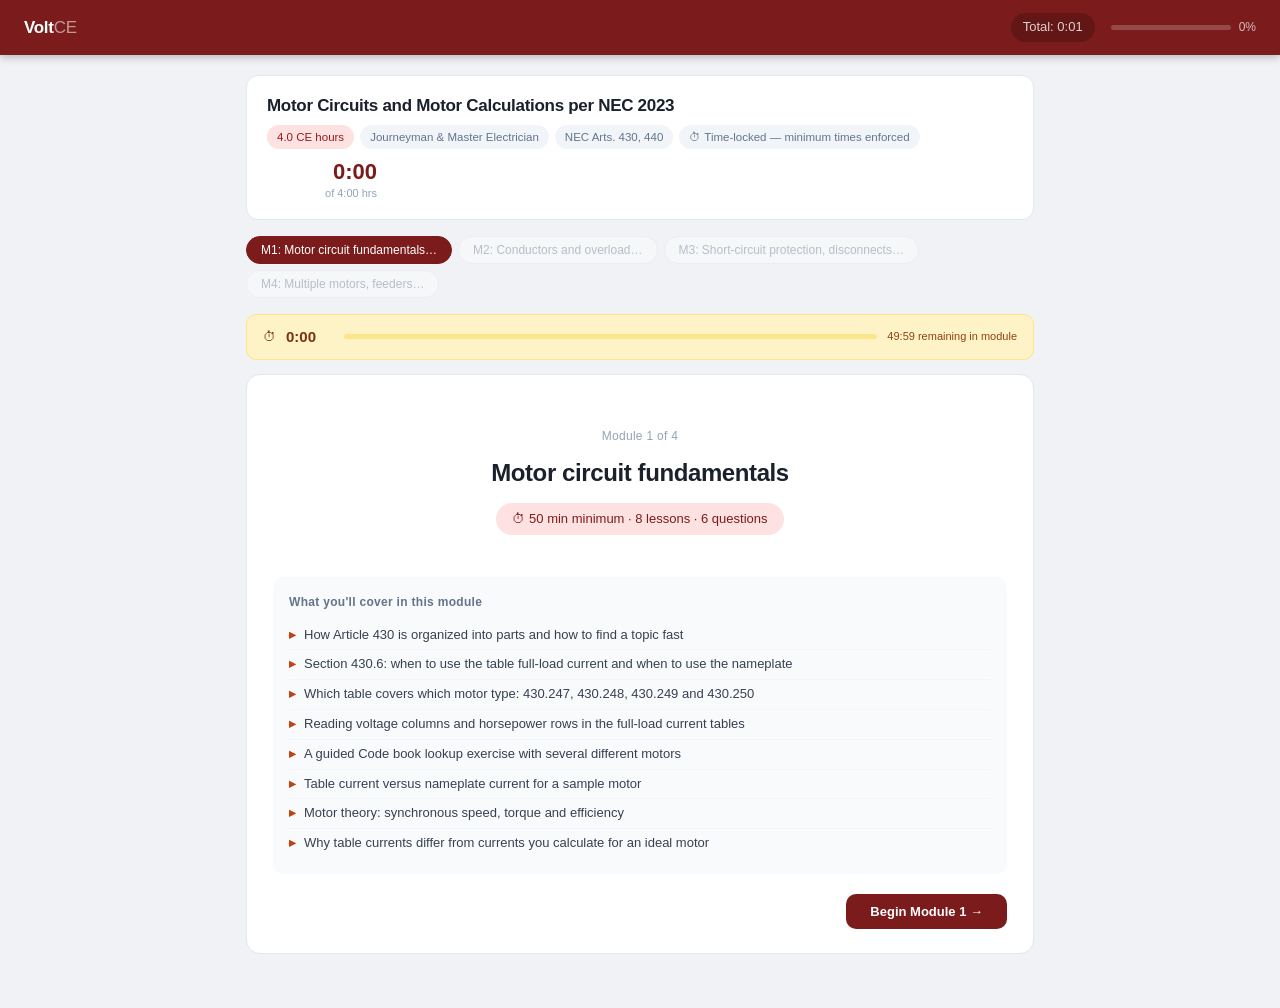
<file: course-motor-circuits-calculations-nec2023.html>
<!DOCTYPE html>
<html lang="en">
<head>
<meta charset="UTF-8">
<meta name="viewport" content="width=device-width, initial-scale=1.0">
<title>Motor Circuits and Motor Calculations per NEC 2023 | VoltCE</title>
<style>
*{box-sizing:border-box;margin:0;padding:0}
body{font-family:-apple-system,BlinkMacSystemFont,'Segoe UI',Roboto,sans-serif;background:#f0f2f5;color:#1a202c;font-size:15px;line-height:1.6}

/* HEADER */
.hdr{background:#7B1B1B;padding:13px 24px;display:flex;align-items:center;justify-content:space-between;position:sticky;top:0;z-index:200;box-shadow:0 2px 8px rgba(0,0,0,0.25)}
.logo{font-size:17px;font-weight:700;color:#fff;letter-spacing:-0.3px}.logo span{opacity:0.55;font-weight:300}
.hdr-right{display:flex;align-items:center;gap:16px}
.hdr-timer{font-size:13px;color:rgba(255,255,255,0.8);background:rgba(0,0,0,0.2);padding:4px 12px;border-radius:999px;font-variant-numeric:tabular-nums}
.hdr-prog{display:flex;align-items:center;gap:8px}
.prog-bg{width:120px;height:5px;background:rgba(255,255,255,0.2);border-radius:3px}
.prog-fill{height:5px;background:#F4A261;border-radius:3px;transition:width 0.5s}
.prog-pct{font-size:12px;color:rgba(255,255,255,0.7)}

/* LAYOUT */
.wrap{max-width:820px;margin:0 auto;padding:20px 16px 40px}

/* COURSE INFO BAR */
.cinfo{background:#fff;border:1px solid #e2e8f0;border-radius:12px;padding:16px 20px;margin-bottom:16px;display:flex;justify-content:space-between;align-items:flex-start;gap:12px;flex-wrap:wrap}
.cinfo-title{font-size:17px;font-weight:700;letter-spacing:-0.3px;margin-bottom:6px}
.pills{display:flex;gap:6px;flex-wrap:wrap}
.pill{font-size:11.5px;padding:3px 10px;border-radius:999px;background:#f1f5f9;color:#64748b}
.pill.red{background:#FEE2E2;color:#991B1B}
.cinfo-time{text-align:right;min-width:110px}
.cinfo-time-big{font-size:22px;font-weight:700;color:#7B1B1B;line-height:1}
.cinfo-time-lbl{font-size:11px;color:#94a3b8;margin-top:2px}

/* MODULE NAV */
.mod-nav{display:flex;gap:6px;flex-wrap:wrap;margin-bottom:16px}
.mbtn{font-size:12px;padding:6px 14px;border-radius:999px;border:1.5px solid #e2e8f0;background:#fff;color:#64748b;cursor:pointer;transition:all 0.15s;white-space:nowrap}
.mbtn.active{background:#7B1B1B;color:#fff;border-color:#7B1B1B}
.mbtn.done{background:#FEF3C7;color:#92400E;border-color:#D97706}
.mbtn.locked{opacity:0.4;cursor:not-allowed}

/* CARDS */
.card{background:#fff;border:1px solid #e2e8f0;border-radius:14px;padding:24px 26px;margin-bottom:14px}

/* VIDEO PLACEHOLDER */
.vid-wrap{background:#1a1a2e;border-radius:12px;padding:0;margin:16px 0;overflow:hidden;position:relative}
.vid-inner{display:flex;flex-direction:column;align-items:center;justify-content:center;min-height:220px;gap:12px;padding:32px}
.vid-icon{width:64px;height:64px;border-radius:50%;background:rgba(244,162,97,0.2);border:2px solid rgba(244,162,97,0.4);display:flex;align-items:center;justify-content:center}
.vid-icon svg{width:28px;height:28px;fill:#F4A261}
.vid-title{font-size:15px;font-weight:600;color:#fff;text-align:center}
.vid-sub{font-size:12px;color:rgba(255,255,255,0.5);text-align:center}
.vid-dur{display:inline-block;background:rgba(244,162,97,0.15);color:#F4A261;font-size:11px;padding:3px 10px;border-radius:999px;margin-top:4px}
.vid-url-row{display:flex;gap:8px;width:100%;max-width:420px;margin-top:8px}
.vid-url-input{flex:1;padding:8px 12px;border-radius:8px;border:1px solid rgba(255,255,255,0.15);background:rgba(255,255,255,0.08);color:#fff;font-size:12px;outline:none}
.vid-url-input::placeholder{color:rgba(255,255,255,0.3)}
.vid-url-btn{padding:8px 14px;border-radius:8px;border:none;background:#F4A261;color:#1a1a2e;font-size:12px;font-weight:600;cursor:pointer;white-space:nowrap}
.vid-frame{width:100%;aspect-ratio:16/9;border:none;display:none}

/* SLIDE CONTENT */
.slide-tag{display:flex;gap:8px;align-items:center;margin-bottom:14px;flex-wrap:wrap}
.s-num{font-size:11px;color:#94a3b8;background:#f8fafc;padding:3px 10px;border-radius:999px}
.s-pill{font-size:11px;padding:3px 10px;border-radius:999px;background:#FEE2E2;color:#991B1B}
.slide-title{font-size:20px;font-weight:700;margin-bottom:12px;letter-spacing:-0.4px;line-height:1.3}
.slide-body{font-size:14px;color:#475569;line-height:1.8;margin-bottom:4px}

/* CONTENT BLOCKS */
.keypoint{background:#FFF7ED;border-left:3px solid #C2410C;border-radius:0 10px 10px 0;padding:14px 18px;margin:16px 0;font-size:13.5px;color:#431407;line-height:1.7}
.warning{background:#FEF2F2;border-left:3px solid #991B1B;border-radius:0 10px 10px 0;padding:14px 18px;margin:16px 0;font-size:13.5px;color:#450A0A;line-height:1.7}
.info-box{background:#F0F9FF;border-left:3px solid #0369A1;border-radius:0 10px 10px 0;padding:14px 18px;margin:16px 0;font-size:13.5px;color:#0C4A6E;line-height:1.7}
.code-ref{display:inline-block;background:#FEE2E2;color:#991B1B;font-size:11px;padding:2px 8px;border-radius:6px;font-weight:600;margin:2px}

.bullets{display:flex;flex-direction:column;gap:8px;margin:14px 0}
.bi{font-size:13.5px;color:#374151;padding-left:20px;position:relative;line-height:1.7}
.bi::before{content:'';position:absolute;left:5px;top:9px;width:6px;height:6px;border-radius:50%;background:#C2410C}

.dtable{width:100%;border-collapse:collapse;font-size:13px;margin:16px 0;border-radius:10px;overflow:hidden}
.dtable th{background:#7B1B1B;color:#fff;padding:10px 14px;text-align:left;font-weight:500}
.dtable td{padding:10px 14px;border-bottom:1px solid #f1f5f9;color:#475569}
.dtable tr:nth-child(even) td{background:#fafafa}
.dtable tr:last-child td{border-bottom:none}

.def-grid{display:grid;grid-template-columns:1fr 1fr;gap:10px;margin:16px 0}
.def-card{background:#f8fafc;border-radius:10px;padding:14px;border:1px solid #e2e8f0}
.def-term{font-size:13px;font-weight:600;color:#7B1B1B;margin-bottom:5px}
.def-body{font-size:12.5px;color:#64748b;line-height:1.65}

.step-list{display:flex;flex-direction:column;gap:10px;margin:14px 0}
.step-row{display:flex;gap:14px;align-items:flex-start}
.step-num{width:30px;height:30px;min-width:30px;border-radius:50%;background:#7B1B1B;color:#fff;font-size:12px;font-weight:700;display:flex;align-items:center;justify-content:center}
.step-text{font-size:13.5px;color:#374151;line-height:1.7;padding-top:4px}

.ppe-grid{display:grid;grid-template-columns:repeat(auto-fit,minmax(170px,1fr));gap:10px;margin:14px 0}
.ppe-cat{border-radius:10px;padding:14px;border:2px solid}
.ppe-num{font-size:13px;font-weight:700;margin-bottom:3px}
.ppe-cal{font-size:12px;font-weight:600;margin-bottom:6px}
.ppe-items{font-size:11.5px;line-height:1.65;opacity:0.85}

.hierarchy{display:flex;flex-direction:column;gap:6px;margin:14px 0}
.hier-row{display:flex;align-items:center;gap:12px;padding:10px 14px;border-radius:10px}
.hier-num{font-size:13px;font-weight:700;min-width:22px}
.hier-title{font-size:13.5px;font-weight:600;margin-bottom:2px}
.hier-sub{font-size:12px;opacity:0.75}

/* TIMER OVERLAY on slide */
.slide-timer{display:flex;align-items:center;gap:8px;padding:10px 16px;background:#FFF7ED;border:1px solid #FED7AA;border-radius:10px;margin-top:16px;font-size:13px;color:#92400E}
.slide-timer .t-icon{font-size:16px}
.slide-timer .t-remaining{font-weight:600;font-variant-numeric:tabular-nums;min-width:40px}
.slide-timer .t-bar-bg{flex:1;height:4px;background:#FED7AA;border-radius:2px}
.slide-timer .t-bar-fill{height:4px;background:#C2410C;border-radius:2px;transition:width 1s linear}

/* MODULE TIMER */
.mod-timer-bar{background:#FEF3C7;border:1px solid #FDE68A;border-radius:10px;padding:10px 16px;margin-bottom:14px;display:flex;align-items:center;gap:10px;font-size:13px;color:#78350F}
.mod-timer-bar .mt-time{font-weight:700;font-variant-numeric:tabular-nums;font-size:15px;min-width:48px}
.mod-timer-bar .mt-bar-bg{flex:1;height:5px;background:#FDE68A;border-radius:3px}
.mod-timer-bar .mt-bar-fill{height:5px;background:#D97706;border-radius:3px;transition:width 1s linear}
.mod-timer-bar .mt-label{font-size:11px;color:#92400E;white-space:nowrap}

/* NAV ROW */
.nav-row{display:flex;justify-content:space-between;align-items:center;margin-top:20px;gap:8px}
.btn-prev{padding:10px 20px;border-radius:10px;border:1.5px solid #e2e8f0;background:#fff;font-size:13px;color:#374151;cursor:pointer;transition:all 0.15s}
.btn-prev:hover{border-color:#7B1B1B;color:#7B1B1B}
.btn-next{padding:10px 24px;border-radius:10px;border:none;background:#7B1B1B;color:#fff;font-size:13px;font-weight:600;cursor:pointer;transition:all 0.15s}
.btn-next:hover:not(:disabled){background:#5c1414}
.btn-next:disabled{background:#9ca3af;cursor:not-allowed}
.btn-locked-msg{font-size:12px;color:#92400E;background:#FFF7ED;border:1px solid #FED7AA;padding:6px 12px;border-radius:8px}

/* QUIZ */
.quiz-header{display:flex;align-items:center;gap:10px;margin-bottom:16px}
.quiz-prog{font-size:12px;color:#64748b;background:#f1f5f9;padding:4px 12px;border-radius:999px}
.quiz-score-live{font-size:12px;color:#92400E;background:#FFF7ED;padding:4px 12px;border-radius:999px}
.quiz-q{font-size:15.5px;font-weight:600;margin-bottom:18px;line-height:1.55;color:#1a202c}
.quiz-opts{display:flex;flex-direction:column;gap:9px;margin-bottom:16px}
.qopt{padding:13px 17px;border-radius:10px;border:1.5px solid #e2e8f0;background:#fff;font-size:14px;color:#1a202c;cursor:pointer;text-align:left;transition:all 0.15s;line-height:1.5}
.qopt:hover{border-color:#C2410C;background:#FEF2F2}
.qopt.correct{background:#F0FDF4;border-color:#16A34A;color:#14532D}
.qopt.wrong{background:#FEF2F2;border-color:#DC2626;color:#450A0A}
.fb{padding:13px 17px;border-radius:10px;font-size:13.5px;margin-bottom:14px;line-height:1.7}
.fb.correct{background:#F0FDF4;color:#14532D;border:1px solid #BBF7D0}
.fb.wrong{background:#FEF2F2;color:#450A0A;border:1px solid #FECACA}

/* RESULTS */
.results-wrap{text-align:center;padding:32px 16px}
.score-big{font-size:64px;font-weight:800;color:#7B1B1B;line-height:1;letter-spacing:-2px}
.score-sub{font-size:14px;color:#64748b;margin:6px 0 18px}
.score-badge{display:inline-block;font-size:14px;font-weight:600;padding:10px 28px;border-radius:10px;margin-bottom:18px}
.score-badge.pass{background:#F0FDF4;color:#14532D;border:1px solid #BBF7D0}
.score-badge.fail{background:#FEF2F2;color:#450A0A;border:1px solid #FECACA}
.cert-box{background:linear-gradient(135deg,#7B1B1B 0%,#C2410C 100%);border-radius:14px;padding:28px;text-align:center;margin-top:18px}
.cert-label{font-size:11px;color:rgba(255,255,255,0.6);letter-spacing:0.5px;margin-bottom:4px}
.cert-title{font-size:20px;font-weight:700;color:#fff;margin-bottom:6px}
.cert-detail{font-size:13px;color:rgba(255,255,255,0.7);line-height:1.6}
.cert-seal{font-size:48px;margin-bottom:8px}

/* MODULE INTRO */
.mod-intro{text-align:center;padding:28px 16px 14px}
.mod-label{font-size:12px;color:#94a3b8;margin-bottom:8px;letter-spacing:0.3px}
.mod-big-title{font-size:24px;font-weight:700;margin-bottom:10px;letter-spacing:-0.4px}
.mod-time-badge{display:inline-flex;align-items:center;gap:6px;font-size:13px;color:#7B1B1B;background:#FEE2E2;padding:6px 16px;border-radius:999px;margin-bottom:16px}
.mod-overview{text-align:left;background:#f8fafc;border-radius:10px;padding:16px;margin:12px 0}
.mod-overview-title{font-size:12px;font-weight:600;color:#64748b;margin-bottom:8px;letter-spacing:0.3px}
.mod-overview-item{font-size:13px;color:#374151;padding:4px 0;border-bottom:1px solid #f1f5f9;display:flex;gap:8px}
.mod-overview-item:last-child{border-bottom:none}
.mod-overview-dot{color:#C2410C;font-weight:700}

/* LOCKED MODULE */
.locked-msg{text-align:center;padding:48px 24px}
.lock-icon{font-size:52px;margin-bottom:16px}
.lock-title{font-size:20px;font-weight:700;margin-bottom:8px}
.lock-body{font-size:14px;color:#64748b;line-height:1.7}

@media(max-width:640px){
  .def-grid{grid-template-columns:1fr}
  .ppe-grid{grid-template-columns:1fr 1fr}
  .hdr-timer{display:none}
  .cinfo{flex-direction:column}
  .cinfo-time{text-align:left}
}
</style>
</head>
<body>

<div class="hdr">
  <div class="logo">Volt<span>CE</span></div>
  <div class="hdr-right">
    <div class="hdr-timer" id="total-timer">Total: 0:00:00</div>
    <div class="hdr-prog">
      <div class="prog-bg"><div class="prog-fill" id="prog-fill" style="width:0%"></div></div>
      <span class="prog-pct" id="prog-pct">0%</span>
    </div>
  </div>
</div>

<div class="wrap">
  <div class="cinfo">
    <div>
      <div class="cinfo-title">Motor Circuits and Motor Calculations per NEC 2023</div>
      <div class="pills">
        <span class="pill red">4.0 CE hours</span>
        <span class="pill">Journeyman & Master Electrician</span>
        <span class="pill">NEC Arts. 430, 440</span>
        <span class="pill">⏱ Time-locked — minimum times enforced</span>
      </div>
    </div>
    <div class="cinfo-time">
      <div class="cinfo-time-big" id="course-time-display">0:00</div>
      <div class="cinfo-time-lbl">of 4:00 hrs</div>
    </div>
  </div>

  <div class="mod-nav" id="mod-nav"></div>
  <div id="mod-timer-bar" style="display:none" class="mod-timer-bar">
    <span>⏱</span>
    <span class="mt-time" id="mt-time">0:00</span>
    <div class="mt-bar-bg"><div class="mt-bar-fill" id="mt-bar" style="width:0%"></div></div>
    <span class="mt-label" id="mt-label">Module time</span>
  </div>
  <div id="content"></div>
</div>

<script>
// ─── TIMING CONFIG ────────────────────────────────────────────────────────────
// Slide minimum times in seconds (students CANNOT advance before these expire)
const SLIDE_MIN = 150; // 2.5 minutes per content slide
// Module minimum times in seconds (total 4 hours)
const MOD_MINS = [50*60, 60*60, 65*60, 65*60];

// ─── COURSE DATA ─────────────────────────────────────────────────────────────
const MODULES = [
 {
  "title": "Motor circuit fundamentals",
  "time": "50 min",
  "modMin": MOD_MINS[0],
  "overview": [
   "How Article 430 is organized into parts and how to find a topic fast",
   "Section 430.6: when to use the table full-load current and when to use the nameplate",
   "Which table covers which motor type: 430.247, 430.248, 430.249 and 430.250",
   "Reading voltage columns and horsepower rows in the full-load current tables",
   "A guided Code book lookup exercise with several different motors",
   "Table current versus nameplate current for a sample motor",
   "Motor theory: synchronous speed, torque and efficiency",
   "Why table currents differ from currents you calculate for an ideal motor"
  ],
  "slides": [
   {
    "tag": "M1·S1",
    "title": "Organization of Article 430",
    "body": "Article 430 is long, but it is organized in a logical order that follows the path of the energy and the protection from the supply end to the motor. Learning the part headings lets you open the book to the right region instead of paging through it. Each part answers one kind of question, such as how big the wires are, how the overload is selected, or where the disconnect goes.",
    "table": {
     "h": [
      "Part",
      "Subject",
      "Typical question it answers"
     ],
     "r": [
      [
       "I",
       "General",
       "What does the Article cover, and which current value applies (430.6)?"
      ],
      [
       "II",
       "Motor circuit conductors",
       "How large are the branch-circuit and feeder conductors (430.22, 430.24)?"
      ],
      [
       "III",
       "Motor and branch-circuit overload protection",
       "What is the maximum overload setting (430.32)?"
      ],
      [
       "IV",
       "Motor branch-circuit short-circuit and ground-fault protection",
       "How large can the breaker or fuse be (430.52)?"
      ],
      [
       "V",
       "Motor feeder short-circuit and ground-fault protection",
       "How large can the feeder device be (430.62)?"
      ],
      [
       "VI and VII",
       "Motor control circuits and motor controllers",
       "What must the controller be rated for (430.81, 430.83)?"
      ],
      [
       "IX",
       "Disconnecting means",
       "Where does the disconnect go and how is it rated (430.102, 430.110)?"
      ],
      [
       "XIV",
       "Tables",
       "What is the full-load current (430.247 through 430.250)?"
      ]
     ]
    },
    "bullets": [
     "Parts VIII, X, XI, XII and XIII cover motor control centers, adjustable-speed drive systems, over 1000 volts, protection of live parts, and grounding.",
     "Part numbers are printed in the running heading at the top of each page; use them to orient yourself.",
     "Article 440 is a separate article for air-conditioning and refrigeration equipment and is covered in Module 3."
    ],
    "keypoint": "Know the part headings of Article 430 so that any motor question can be answered by going straight to the correct part.",
    "info": "Habit to build: when you read a motor problem, name the part first (conductors, overload, short-circuit, disconnect), then go to that part.",
    "refs": [
     "NEC Article 430"
    ]
   },
   {
    "tag": "M1·S2",
    "title": "Section 430.6: Table Current or Nameplate Current?",
    "body": "The most common mistake in motor work is using the wrong current value. Section 430.6 settles the question. For most calculations the Code uses the full-load current from the tables, not the value stamped on the motor, because the table value is a standard that does not depend on the particular manufacturer or design.",
    "table": {
     "h": [
      "Job",
      "Current to use",
      "Where it comes from"
     ],
     "r": [
      [
       "Branch-circuit conductor ampacity",
       "Table full-load current",
       "430.6(A)(1) and 430.22"
      ],
      [
       "Disconnecting means rating",
       "Table full-load current",
       "430.6(A)(1) and 430.110"
      ],
      [
       "Branch-circuit short-circuit and ground-fault device",
       "Table full-load current",
       "430.6(A)(1) and 430.52"
      ],
      [
       "Feeder conductors and feeder device",
       "Table full-load current",
       "430.24 and 430.62"
      ],
      [
       "Motor overload protection",
       "Nameplate current",
       "430.6(A)(2) and 430.32"
      ]
     ]
    },
    "keypoint": "Use the table full-load current to size conductors, disconnects and short-circuit protection, and use the nameplate current for overload protection.",
    "warning": "Torque motors, adjustable-speed drive systems and multispeed motors are treated differently in 430.6. For those, read 430.6 itself rather than relying on the general rule above.",
    "refs": [
     "NEC 430.6",
     "NEC Article 430"
    ]
   },
   {
    "tag": "M1·S3",
    "title": "Where the Rule Comes From and How to Use the Index",
    "body": "The reason for two different current values is practical. Conductors, disconnects and short-circuit devices must be selected before the motor is purchased or while it is still interchangeable, so the Code gives a standard table value for each horsepower, voltage and phase. Overload protection, on the other hand, must follow the heating limit of the actual motor installed, which is why it uses the nameplate. Two motors of the same horsepower from different makers can have different nameplate currents but the same table current.",
    "def_grid": [
     {
      "term": "Table full-load current",
      "body": "A standard value by horsepower, phase and voltage in Tables 430.247 through 430.250. It is used for the 'fixed' parts of the circuit."
     },
     {
      "term": "Nameplate current",
      "body": "The full-load amperes stamped on the motor. It is used to select the overload device for that specific motor."
     },
     {
      "term": "Part-finding method",
      "body": "Use the Table of Contents and the part headings at the top of each page. Mark the start of Parts II, III, IV, IX and XIV in your book."
     }
    ],
    "step_list": [
     "Read the problem and decide what is being sized: conductor, overload, short-circuit device or disconnect.",
     "Choose the matching part of Article 430 from the list on the previous slide.",
     "Pick the current value that 430.6 assigns to that job.",
     "Write down the section number next to every answer you produce."
    ],
    "keypoint": "The table value keeps the circuit independent of the brand of motor; the nameplate value protects the actual motor.",
    "refs": [
     "NEC 430.6",
     "NEC Article 430"
    ]
   },
   {
    "tag": "M1·S4",
    "title": "The Full-Load Current Tables",
    "body": "Four tables in Part XIV give the full-load currents. Choose by the type of motor and the supply, then read across the row for the horsepower. Always confirm you are in the right table before reading a number, because a three-phase value looks plausible in a single-phase problem and the error is easy to miss.",
    "table": {
     "h": [
      "Table",
      "Motor type",
      "Notes"
     ],
     "r": [
      [
       "430.247",
       "Direct-current motors",
       "Armature current at rated horsepower and dc voltage"
      ],
      [
       "430.248",
       "Single-phase alternating-current motors",
       "Columns for 115, 200, 208, 230 volt supplies"
      ],
      [
       "430.249",
       "Two-phase alternating-current motors (four-wire)",
       "Rare today; check the table notes on the common conductor"
      ],
      [
       "430.250",
       "Three-phase alternating-current motors",
       "Induction and synchronous-type columns by voltage; most common table in practice"
      ]
     ]
    },
    "bullets": [
     "Example from Table 430.250: a 10 horsepower, 460 volt, three-phase motor has a full-load current of 14 amperes.",
     "Example from Table 430.250: a 25 horsepower, 460 volt motor is 34 amperes, and a 5 horsepower, 460 volt motor is 7.6 amperes.",
     "The tables are for motors running at usual speeds with normal torque characteristics. Special motors use the nameplate current, as 430.6 directs."
    ],
    "keypoint": "Match the table to the motor type first: 430.247 is dc, 430.248 is single-phase ac, 430.249 is two-phase ac, and 430.250 is three-phase ac.",
    "refs": [
     "NEC Table 430.247",
     "NEC Table 430.248",
     "NEC Table 430.249",
     "NEC Table 430.250",
     "NEC 430.6"
    ]
   },
   {
    "tag": "M1·S5",
    "title": "Reading the Voltage Columns",
    "body": "Each table has one row per horsepower and several voltage columns. The voltage columns are labeled with the nominal values but they cover a range of actual system voltages, which the table notes explain. A motor on a 480 volt system uses the 460 volt column, and a motor on a 240 volt system uses the 230 volt column. Using the wrong column is a frequent source of errors, so always match the column to the motor's rated voltage.",
    "table": {
     "h": [
      "Three-phase motor (Table 430.250)",
      "208 V",
      "230 V",
      "460 V"
     ],
     "r": [
      [
       "5 hp",
       "16.7 A",
       "15.2 A",
       "7.6 A"
      ],
      [
       "7-1/2 hp",
       "24.2 A",
       "22 A",
       "11 A"
      ],
      [
       "10 hp",
       "30.8 A",
       "28 A",
       "14 A"
      ],
      [
       "15 hp",
       "46.2 A",
       "42 A",
       "21 A"
      ],
      [
       "25 hp",
       "74.8 A",
       "68 A",
       "34 A"
      ]
     ]
    },
    "bullets": [
     "Doubling the voltage halves the current for the same horsepower: 28 A at 230 V and 14 A at 460 V for 10 hp.",
     "The 208 volt column is higher than the 230 volt column for the same horsepower, since lower voltage requires more current for the same power.",
     "Notes under the tables state which actual system voltages each column covers, for example that the 460 volt column covers 440 to 480 volt systems. Read these notes in your own copy of the Code."
    ],
    "keypoint": "Match the nameplate voltage to the correct column, and remember the separate 200, 208 and 230 volt columns give different currents for the same horsepower.",
    "info": "Single-phase example from Table 430.248: a 2 hp, 115 volt motor is 24 A, a 5 hp, 230 volt motor is 28 A, and a 10 hp, 230 volt motor is 50 A.",
    "refs": [
     "NEC Table 430.250",
     "NEC Table 430.248",
     "NEC 430.6"
    ]
   },
   {
    "tag": "M1·S6",
    "title": "Code Book Lookup Exercise: Find the FLC for Different Motors",
    "body": "Open your Code book to Part XIV and work the following motors one at a time. For each one write the table, the voltage column, the full-load current and the Code reference. Do the lookup first, cover the Answer column, and then check your work against it.",
    "table": {
     "h": [
      "Motor",
      "Table to open",
      "Column",
      "Answer"
     ],
     "r": [
      [
       "A. 2 hp, 115 V, single-phase",
       "430.248",
       "115 V",
       "24 A"
      ],
      [
       "B. 5 hp, 230 V, single-phase",
       "430.248",
       "230 V",
       "28 A"
      ],
      [
       "C. 7-1/2 hp, 208 V, three-phase",
       "430.250",
       "208 V",
       "24.2 A"
      ],
      [
       "D. 20 hp, 460 V, three-phase",
       "430.250",
       "460 V",
       "27 A"
      ],
      [
       "E. 50 hp, 230 V, three-phase",
       "430.250",
       "230 V",
       "130 A"
      ],
      [
       "F. 30 hp, 460 V, three-phase",
       "430.250",
       "460 V",
       "40 A"
      ]
     ]
    },
    "step_list": [
     "Decide the number of phases on the nameplate. Single-phase goes to Table 430.248, three-phase to Table 430.250.",
     "Run down the horsepower column to the correct row. Use your finger or a straightedge to avoid sliding to the neighbouring row.",
     "Slide across to the column that matches the rated voltage (115, 208, 230 or 460).",
     "Write the number with units and the table name, for example: Table 430.250, 20 hp, 460 V = 27 A.",
     "Check reasonableness: at the same horsepower, the 460 volt current should be about half the 230 volt current."
    ],
    "keypoint": "A correct lookup always records the table number, the horsepower row, the voltage column and the resulting current.",
    "refs": [
     "NEC Table 430.248",
     "NEC Table 430.250",
     "NEC 430.6"
    ]
   },
   {
    "tag": "M1·S7",
    "title": "Exercise Continued: Table Current Versus Nameplate Current",
    "body": "Now compare the table value with the nameplate for a motor you actually have in front of you. Take a 30 horsepower, 460 volt, three-phase motor whose nameplate reads 36 amperes with a service factor of 1.15. The table value for the same motor is 40 amperes. They differ, and each is correct for a different job.",
    "table": {
     "h": [
      "Calculation",
      "Current used",
      "Value"
     ],
     "r": [
      [
       "Branch-circuit conductor ampacity (125 percent)",
       "Table 40 A",
       "50 A minimum"
      ],
      [
       "Disconnect rating (115 percent)",
       "Table 40 A",
       "46 A minimum"
      ],
      [
       "Short-circuit device (for example 250 percent inverse-time)",
       "Table 40 A",
       "100 A maximum"
      ],
      [
       "Overload limit with service factor 1.15 (125 percent)",
       "Nameplate 36 A",
       "45 A maximum"
      ]
     ]
    },
    "step_list": [
     "Table current from Table 430.250 for 30 hp at 460 V: 40 A.",
     "Conductors: 40 x 1.25 = 50 A minimum ampacity.",
     "Disconnect: 40 x 1.15 = 46 A minimum rating.",
     "Short-circuit device with an inverse-time breaker: 40 x 2.50 = 100 A, which is a standard size.",
     "Overload device with a service factor of 1.15: 36 x 1.25 = 45 A maximum trip current.",
     "Record each answer with its Code reference."
    ],
    "keypoint": "State for every calculation which current applies; the answer changes if you use the wrong one.",
    "warning": "Do not mix the two values. Sizing the conductors from 36 A would give 45 A, which is 5 A short of the 50 A required.",
    "refs": [
     "NEC 430.6",
     "NEC Table 430.250",
     "NEC 430.22",
     "NEC 430.32"
    ]
   },
   {
    "tag": "M1·S8",
    "title": "Motor Theory: Speed, Torque and Efficiency",
    "body": "A few relationships from motor theory explain why the tables look the way they do. The speed of an ac induction motor depends on the supply frequency and the number of poles. Torque links horsepower to speed, and efficiency links the power drawn to the power delivered. These are not Code rules, but they help you judge whether a number is reasonable.",
    "def_grid": [
     {
      "term": "Synchronous speed",
      "body": "rpm = 120 x frequency / poles. At 60 Hz: 2 poles = 3,600, 4 poles = 1,800, 6 poles = 1,200, 8 poles = 900 rpm. Real rotor speed is a little lower (slip), for example about 1,750 rpm for a 4-pole motor."
     },
     {
      "term": "Torque",
      "body": "Torque (lb-ft) = hp x 5,252 / rpm. A 10 hp motor at 1,750 rpm: 10 x 5,252 / 1,750 = 30.0 lb-ft. At 3,450 rpm it is only 15.2 lb-ft."
     },
     {
      "term": "Efficiency",
      "body": "Efficiency = output power / input power. Output in watts = hp x 746, so 10 hp = 7,460 W. At 90 percent efficiency the input is 7,460 / 0.90 = 8,289 W."
     },
     {
      "term": "Why it matters",
      "body": "Real motors need more than the ideal current because of losses and a power factor below 1.0. Module 4 shows the arithmetic with the 10 hp, 460 volt motor."
     }
    ],
    "bullets": [
     "Slip for a 4-pole motor at 1,750 rpm: (1,800 - 1,750) / 1,800 = 2.8 percent.",
     "Lower-speed motors of the same horsepower produce more torque, since torque is inversely proportional to speed.",
     "Starting current is several times the running current, which is the reason Code percentages for short-circuit devices are above 100 percent."
    ],
    "keypoint": "Synchronous speed, torque and efficiency are simple formulas that help you check that motor data is reasonable.",
    "refs": [
     "NEC Article 430"
    ]
   }
  ],
  "quiz": [
   {
    "q": "A 1/2 HP, 230 V, three-phase induction motor nameplate reads 2.1 A. What current is used to size the branch-circuit conductors (before the 125% factor)?",
    "opts": [
     "2.2 A",
     "2.1 A",
     "2.8 A",
     "2.6 A"
    ],
    "correct": 0,
    "explain": "Conductors and short-circuit protection use the table FLC (Table 430.250): 2.2 A. The nameplate current is used only for overload protection. [NEC 430.6(A)(1)]"
   },
   {
    "q": "A 5 HP motor is 85 percent efficient. How many watts does it draw at full load, to the nearest watt?",
    "opts": [
     "5,882 W",
     "4,388 W",
     "3,171 W",
     "3,730 W"
    ],
    "correct": 1,
    "explain": "Output watts = 5 x 746 = 3,730 W. Input = output / efficiency = 3,730 / 0.85 = 4,388.2 W. Recognise it: a motor always draws more than it delivers; divide output by efficiency. Why the other choices are wrong: 3,730 W - ignored efficiency (that is output watts); 3,171 W - multiplied by efficiency instead of dividing; 5,882 W - used 1,000 W per HP. [HP = 746 W; efficiency]"
   },
   {
    "q": "A motor nameplate lists full-load current of 18 A. A clamp meter reads 12 A while the motor drives its load. The most likely explanation is",
    "opts": [
     "the clamp is on the neutral",
     "the supply voltage is too high by 50 percent",
     "the motor is overloaded",
     "the motor is lightly loaded (below full load)"
    ],
    "correct": 3,
    "explain": "Motor current is proportional to the mechanical load. 12 A is two-thirds of the nameplate, so the load is below rated. An overload would read above 18 A. [Motor loading]"
   },
   {
    "q": "Using the NEC tables, what full-load current is used for a 2 HP, 208 V, three-phase induction motor?",
    "opts": [
     "9.4 A",
     "6.8 A",
     "7.5 A",
     "3.4 A"
    ],
    "correct": 2,
    "explain": "Table 430.250: 2 HP at 208 V = 7.5 A. [NEC Table 430.250, 430.6(A)(1)]"
   },
   {
    "q": "What is the minimum ampacity for the branch-circuit conductors to a single 25 HP, 230 V, three-phase induction motor?",
    "opts": [
     "102 A",
     "78.2 A",
     "85 A",
     "68 A"
    ],
    "correct": 2,
    "explain": "125% × 68 A (table FLC) = 85 A. [NEC 430.22, 430.6(A)(1)]"
   },
   {
    "q": "What is the minimum ampacity for the branch-circuit conductors to a single 1/2 HP, 230 V, single-phase induction motor?",
    "opts": [
     "5.6 A",
     "7.4 A",
     "4.9 A",
     "6.1 A"
    ],
    "correct": 3,
    "explain": "125% × 4.9 A (table FLC) = 6.1 A. [NEC 430.22, 430.6(A)(1)]"
   }
  ]
 },
 {
  "title": "Conductors and overload protection",
  "time": "60 min",
  "modMin": MOD_MINS[1],
  "overview": [
   "The 125 percent rule for a single continuous-duty motor under 430.22",
   "Why the table current is used even when the nameplate differs",
   "Terminal temperature limits and the correct Table 310.16 column",
   "A complete conductor and disconnect calculation for a 10 hp, 460 volt motor",
   "Overload protection basics under 430.31 and 430.32",
   "The 115 and 125 percent overload limits and what decides which applies",
   "Three common errors in conductor and overload sizing, corrected with numbers",
   "A worked overload example from a nameplate, including the 430.32(C) increase"
  ],
  "slides": [
   {
    "tag": "M2·S1",
    "title": "Branch-Circuit Conductors for a Single Motor: 430.22",
    "body": "A motor draws more than its running current for a few seconds at startup and may run hotter than expected during load swings, so the Code adds a margin to the conductors. For a single motor used for continuous duty, the branch-circuit conductors must have an ampacity of at least 125 percent of the motor full-load current. The full-load current is the one from the tables, as 430.6(A)(1) requires, even when the nameplate shows a different number.",
    "def_grid": [
     {
      "term": "Rule",
      "body": "Ampacity of the branch-circuit conductors is at least 1.25 x FLC for a single continuous-duty motor."
     },
     {
      "term": "Current to use",
      "body": "Table full-load current from Tables 430.247 through 430.250, not the nameplate, per 430.6(A)(1)."
     },
     {
      "term": "Example",
      "body": "10 hp, 460 V, three-phase: 14 A x 1.25 = 17.5 A minimum ampacity."
     },
     {
      "term": "Not the same as",
      "body": "The 125 percent rule for continuous loads in general circuits (210.19, 215.2). The motor rule is separate and uses the table value."
     }
    ],
    "bullets": [
     "The same 125 percent figure appears in both rules, which is why students confuse them, but the motor rule comes from Article 430 and uses a table current.",
     "Other duty types (short-time, intermittent, periodic, varying) use different percentages from Table 430.22(E).",
     "Small-conductor limits in 240.4(D) do not apply to motor circuits, because 240.4(G) sends motor circuits to Article 430."
    ],
    "keypoint": "Minimum branch-circuit conductor ampacity for one continuous-duty motor = 125 percent x table full-load current.",
    "refs": [
     "NEC 430.22",
     "NEC 430.6",
     "NEC Table 430.250"
    ]
   },
   {
    "tag": "M2·S2",
    "title": "Choosing the Table 310.16 Column: Terminal Temperature Limits",
    "body": "Once the minimum ampacity is known, you pick a conductor from Table 310.16. The column to use is controlled by 110.14(C), which limits the ampacity to the temperature rating of the lowest-rated termination in the circuit. Terminations on equipment for circuits of 100 amperes or less are generally treated as rated 60 degrees C unless the equipment is marked otherwise, and many motor controllers and disconnects are marked for 75 degrees C.",
    "table": {
     "h": [
      "Copper conductor size",
      "60 C column",
      "75 C column",
      "90 C column"
     ],
     "r": [
      [
       "14 AWG",
       "15 A",
       "20 A",
       "25 A"
      ],
      [
       "12 AWG",
       "20 A",
       "25 A",
       "30 A"
      ],
      [
       "10 AWG",
       "30 A",
       "35 A",
       "40 A"
      ],
      [
       "8 AWG",
       "40 A",
       "50 A",
       "55 A"
      ],
      [
       "6 AWG",
       "55 A",
       "65 A",
       "75 A"
      ]
     ]
    },
    "step_list": [
     "Compute the minimum ampacity with the 125 percent rule.",
     "Read the equipment markings for the terminal temperature rating; use 60 C if nothing is marked and the circuit is 100 A or less.",
     "Choose the column that matches the lowest-rated terminal.",
     "Pick the smallest conductor whose ampacity in that column is at least the minimum.",
     "Check whether 110.14(C) allows a higher column for your motor. Read the permissions for motors with design letters B, C, D or E before relying on them."
    ],
    "keypoint": "The temperature rating of the terminals, not just the insulation of the wire, decides which column of Table 310.16 you may use.",
    "warning": "Higher-rated insulation (for example 90 C THHN) does not raise the allowed ampacity above the termination limit. It can be used for derating starting points only.",
    "refs": [
     "NEC 110.14",
     "NEC Table 310.16",
     "NEC 430.22"
    ]
   },
   {
    "tag": "M2·S3",
    "title": "Worked Example: Conductors for a 10 hp, 460 V Motor",
    "body": "A 10 horsepower, 460 volt, three-phase squirrel-cage motor is fed by a single branch circuit. Find the minimum conductor ampacity, select a copper conductor, and determine the minimum rating of the disconnecting means. Every step uses the table current from Table 430.250.",
    "step_list": [
     "Table 430.250, 10 hp, 460 V column: FLC = 14 A.",
     "430.22: minimum ampacity = 14 A x 1.25 = 17.5 A.",
     "Table 310.16, 75 C copper column, smallest size with ampacity at least 17.5 A: 14 AWG at 20 A (240.4(D) small-conductor limit does not apply to motor circuits, see 240.4(G)).",
     "Check terminals: if the equipment is marked for 75 C, 14 AWG at 20 A passes. If the terminals are only 60 C rated, 14 AWG at 15 A is too small; use 12 AWG (20 A at 60 C).",
     "Result: 14 AWG (75 C terminals) or 12 AWG (60 C terminals) copper, with ampacity at least 17.5 A."
    ],
    "keypoint": "Table current 14 A gives 17.5 A of conductor ampacity, and a 14 AWG copper conductor in the 75 C column (20 A) satisfies it.",
    "info": "The selected conductor is permitted to be protected at much more than its ampacity, since the overload device and the short-circuit device of the motor circuit follow Article 430 rules. That is covered in later slides.",
    "refs": [
     "NEC 430.22",
     "NEC Table 430.250",
     "NEC Table 310.16",
     "NEC 110.14"
    ]
   },
   {
    "tag": "M2·S4",
    "title": "Worked Example Continued: The Disconnecting Means Rating",
    "body": "The same motor needs a disconnecting means. Section 430.110(A) requires the ampere rating of the disconnect to be at least 115 percent of the motor full-load current from the table. This is a different percentage from the conductor rule, so write it separately on your work sheet.",
    "step_list": [
     "Table FLC for the 10 hp, 460 V motor is 14 A.",
     "430.110(A): minimum disconnect ampere rating = 14 A x 1.15 = 16.1 A.",
     "Pick a disconnect from the permitted types in 430.109 rated at least 16.1 A, for example a 30 A horsepower-rated motor-circuit switch. The next standard switch size above 16.1 A is typically 30 A.",
     "Confirm that the switch is also rated in horsepower at least equal to the motor (10 hp at 460 V) if a horsepower rated switch is used.",
     "Write the answer: disconnect at least 16.1 A, with section 430.110."
    ],
    "table": {
     "h": [
      "Quantity",
      "Formula",
      "Result"
     ],
     "r": [
      [
       "Table FLC",
       "Table 430.250",
       "14 A"
      ],
      [
       "Minimum conductor ampacity",
       "14 x 1.25",
       "17.5 A"
      ],
      [
       "Minimum disconnect rating",
       "14 x 1.15",
       "16.1 A"
      ]
     ]
    },
    "keypoint": "Disconnect minimum = 115 percent x table FLC. For this motor, 14 x 1.15 = 16.1 A.",
    "refs": [
     "NEC 430.110",
     "NEC 430.109",
     "NEC Table 430.250"
    ]
   },
   {
    "tag": "M2·S5",
    "title": "Motor Overload Protection: 430.31 and 430.32",
    "body": "Overload protection guards the motor, the controller and the branch-circuit conductors against heating from running overloaded or failing to start. It is not intended to respond to short circuits. Section 430.32 sets the maximum trip current or setting of a separate overload device, and the percentage depends on the markings on the motor. The base for that percentage is the nameplate current.",
    "def_grid": [
     {
      "term": "Purpose",
      "body": "Protect against overheating from running overload and failure to start; it will not clear a fault."
     },
     {
      "term": "Base current",
      "body": "Nameplate full-load current of the motor, per 430.6(A)(2)."
     },
     {
      "term": "Device types",
      "body": "Separate overload relays (thermal or electronic), fuses or circuit breakers used for overload, and thermal protectors built into the motor. Details are in 430.32 through 430.40."
     },
     {
      "term": "Not covered here",
      "body": "Overload rules for motors of different duty types and for motors protected by a thermal protector or integral electronics. Read 430.32(A) through (D) and 430.33 for these."
     }
    ],
    "bullets": [
     "A three-phase motor needs overload units in all three phases when relays are used (see Table 430.37).",
     "The overload device and the branch-circuit short-circuit device may be the same device only if its rating also meets 430.32.",
     "Overload protection has no relation to the 125 percent conductor rule except that the conductors must be at least as large as what the motor draws."
    ],
    "keypoint": "The overload device is selected from the nameplate full-load current of the actual motor, never from the table.",
    "refs": [
     "NEC 430.31",
     "NEC 430.32",
     "NEC 430.6"
    ]
   },
   {
    "tag": "M2·S6",
    "title": "The 125 and 115 Percent Limits and Increases for Starting",
    "body": "For a motor that is continuous duty, 430.32(A)(1) caps a separate overload device at 125 percent of the nameplate current when the motor is marked with a service factor of 1.15 or greater, or with a temperature rise of 40 degrees C or less. All other motors are capped at 115 percent. If the device selected under these limits will not carry the starting current and trips during normal starting, 430.32(C) lets you go higher, but only to a stated ceiling.",
    "table": {
     "h": [
      "Motor marking",
      "Normal maximum (430.32(A)(1))",
      "If it will not start (430.32(C))"
     ],
     "r": [
      [
       "Service factor 1.15 or higher",
       "125 percent of nameplate",
       "140 percent of nameplate"
      ],
      [
       "Temperature rise 40 C or less",
       "125 percent of nameplate",
       "140 percent of nameplate"
      ],
      [
       "All other motors",
       "115 percent of nameplate",
       "130 percent of nameplate"
      ]
     ]
    },
    "bullets": [
     "The percentages are maximums. A lower setting that still starts the motor is acceptable and gives better protection.",
     "Check your own copy of 430.32(A) and (C) to confirm the wording, since this is a frequent exam item."
    ],
    "keypoint": "Service factor of 1.15 or more, or temperature rise of 40 C or less: 125 percent. Everything else: 115 percent. If starting trips the device, the ceilings are 140 and 130 percent.",
    "warning": "The reasoning is easy to reverse. A motor built with extra thermal capacity (service factor 1.15 or higher) can be allowed the higher 125 percent setting. Motors without this margin get the tighter 115 percent limit.",
    "refs": [
     "NEC 430.32",
     "NEC 430.31"
    ]
   },
   {
    "tag": "M2·S7",
    "title": "Discussion of Common Errors: Conductors and Overloads (Part 1)",
    "body": "Most motor-circuit errors come from using the wrong current value or the wrong percentage. Here are three sample calculations containing errors. Work each one to find the mistake, then compare with the correction.",
    "step_list": [
     "Sample 1: 30 hp, 460 V motor, nameplate 36 A. Student sizes conductors at 36 x 1.25 = 45 A. Error: nameplate used for conductors. Correct: table FLC 40 A x 1.25 = 50 A minimum (430.6(A)(1), 430.22).",
     "Sample 2: 10 hp, 460 V motor, nameplate 12.8 A, service factor 1.15. Student sets overload limit at table 14 x 1.25 = 17.5 A. Error: table used for overload. Correct: nameplate 12.8 x 1.25 = 16.0 A maximum (430.6(A)(2), 430.32(A)(1)).",
     "Sample 3: 10 hp, 460 V motor. Student sizes conductors at 14 x 1.15 = 16.1 A. Error: the 115 percent factor belongs to the disconnect rule. Correct: 14 x 1.25 = 17.5 A for conductors (430.22); 16.1 A is the disconnect minimum (430.110)."
    ],
    "keypoint": "Test each calculation by asking which current value was used and whether it matches 430.6 for that job.",
    "info": "Each error uses the right arithmetic on the wrong inputs. The habit that prevents it is to write the section number beside every result.",
    "refs": [
     "NEC 430.6",
     "NEC 430.22",
     "NEC 430.32"
    ]
   },
   {
    "tag": "M2·S8",
    "title": "Discussion of Common Errors: Applying the Fixes",
    "body": "Having found the errors, build a short checklist that you run before accepting any motor circuit calculation. A checklist beats memory when the exam or the job site is busy. The questions are the same every time and take about a minute.",
    "table": {
     "h": [
      "Question",
      "Check",
      "Reference"
     ],
     "r": [
      [
       "What is being sized?",
       "Conductor, overload, short-circuit device, disconnect",
       "Parts II, III, IV, IX"
      ],
      [
       "Which current?",
       "Table for all but overload; nameplate for overload",
       "430.6(A)"
      ],
      [
       "Which percentage?",
       "125 conductors, 115 disconnect, 125 or 115 overload (by marking), Table 430.52 for short-circuit",
       "430.22, 430.110, 430.32, 430.52"
      ],
      [
       "Is the terminal rating respected?",
       "Column of Table 310.16 matches the terminals",
       "110.14(C)"
      ]
     ]
    },
    "bullets": [
     "Practice: re-do Sample 1 from the previous slide with a 20 hp, 460 V motor (table 27 A, nameplate 25.5 A). Conductors: 27 x 1.25 = 33.75 A. Disconnect: 27 x 1.15 = 31.05 A.",
     "For the same motor with service factor 1.15, overload maximum is 25.5 x 1.25 = 31.9 A.",
     "Write the citation beside each result so a reviewer can check your work."
    ],
    "keypoint": "Run a four-question checklist: what is being sized, which current applies, which percentage applies, and which section proves it.",
    "refs": [
     "NEC 430.6",
     "NEC 430.22",
     "NEC 430.32",
     "NEC 430.110"
    ]
   },
   {
    "tag": "M2·S9",
    "title": "Worked Example: Overload Sizing from a Nameplate",
    "body": "A motor has a nameplate current of 13.2 amperes. The limit that applies depends on the other nameplate markings. Compare two versions of the same motor: one marked with a service factor of 1.15, and one with a service factor of 1.0 and no marked temperature rise of 40 C or less.",
    "step_list": [
     "Nameplate current (430.6(A)(2)): 13.2 A.",
     "Motor A, service factor 1.15: 430.32(A)(1) allows 125 percent. 13.2 x 1.25 = 16.5 A maximum.",
     "Motor B, service factor 1.0, no 40 C temperature rise marking: 115 percent. 13.2 x 1.15 = 15.18 A maximum.",
     "Select a relay or heater from the manufacturer's table at or below the limit. A setting of about 15 A would satisfy both motors.",
     "Compare with the conductor: the branch circuit conductors are sized from the table FLC, so for a 10 hp, 460 V motor they are at least 17.5 A, which is above both overload limits."
    ],
    "keypoint": "Same nameplate current, different markings: 13.2 A gives 16.5 A maximum with a 1.15 service factor, and 15.18 A with a 1.0 service factor.",
    "refs": [
     "NEC 430.32",
     "NEC 430.6"
    ]
   },
   {
    "tag": "M2·S10",
    "title": "Worked Example Continued: When the Overload Trips on Start",
    "body": "Suppose the overload device chosen under the normal limit trips every time the motor starts. Section 430.32(C) permits a larger rating, but only up to a ceiling: 140 percent of nameplate for motors with a service factor of 1.15 or more or a temperature rise of 40 C or less, and 130 percent for others. This is a last resort after checking that the motor is not actually overloaded or mechanically bound.",
    "step_list": [
     "Motor A (service factor 1.15): ceiling = 13.2 x 1.40 = 18.48 A.",
     "Motor B (service factor 1.0): ceiling = 13.2 x 1.30 = 17.16 A.",
     "Raise the setting step by step. Do not jump to the ceiling; use the lowest value that lets the motor start.",
     "Record the final setting and the reason, then check the motor for jams, low voltage and loading.",
     "State the section for each limit: 430.32(A)(1) for the first limit and 430.32(C) for the increase."
    ],
    "table": {
     "h": [
      "Motor",
      "Nameplate",
      "Normal limit",
      "Start-trip ceiling"
     ],
     "r": [
      [
       "Service factor 1.15",
       "13.2 A",
       "16.5 A (125 percent)",
       "18.48 A (140 percent)"
      ],
      [
       "Service factor 1.0",
       "13.2 A",
       "15.18 A (115 percent)",
       "17.16 A (130 percent)"
      ]
     ]
    },
    "keypoint": "The 430.32(C) ceilings for the 13.2 A motor are 18.48 A (140 percent) and 17.16 A (130 percent).",
    "warning": "Rounding: relay settings are usually adjustable in steps. Choose a setting not greater than the limit; do not round up past it.",
    "refs": [
     "NEC 430.32",
     "NEC 430.31"
    ]
   }
  ],
  "quiz": [
   {
    "q": "A 1/2 HP, 230 V, single-phase induction motor has a nameplate current of 4.7 A and a service factor of 1.00. What is the standard maximum overload trip setting under 430.32(A)(1)?",
    "opts": [
     "6.1 A",
     "5.6 A",
     "5.9 A",
     "5.4 A"
    ],
    "correct": 3,
    "explain": "Service factor 1.00 → 115% of nameplate current: 4.7 × 1.15 = 5.4 A. Use the nameplate for overloads, not the table FLC. [NEC 430.32(A)(1)]"
   },
   {
    "q": "A 100 HP, 230 V, three-phase induction motor has a nameplate current of 260.4 A and a service factor of 1.00. What is the standard maximum overload trip setting under 430.32(A)(1)?",
    "opts": [
     "285.2 A",
     "338.5 A",
     "325.5 A",
     "299.5 A"
    ],
    "correct": 3,
    "explain": "Service factor 1.00 → 115% of nameplate current: 260.4 × 1.15 = 299.5 A. Use the nameplate for overloads, not the table FLC. [NEC 430.32(A)(1)]"
   },
   {
    "q": "A 1/2 HP, 230 V, single-phase induction motor (nameplate 4.4 A, service factor 1.15) trips its overload relay while starting. What is the absolute maximum overload trip setting permitted if the standard setting is not sufficient?",
    "opts": [
     "6.6 A",
     "6.2 A",
     "5.5 A",
     "6.9 A"
    ],
    "correct": 1,
    "explain": "430.32(C): up to 140% of nameplate for service factor 1.15: 4.4 × 1.4 = 6.2 A. [NEC 430.32(C)]"
   },
   {
    "q": "A 8-pole, 60 Hz induction motor has 5 percent slip at full load. What is the rotor speed, to the nearest RPM?",
    "opts": [
     "895 RPM",
     "855 RPM",
     "900 RPM",
     "945 RPM"
    ],
    "correct": 1,
    "explain": "Ns = 120 x 60 / 8 = 900 RPM. Rotor speed = Ns x (1 - slip) = 900 x 0.950 = 855.0 RPM. Recognise it: an induction rotor always turns slower than the field, so reduce Ns by the slip fraction. Why the other choices are wrong: 945 RPM - added slip to synchronous speed; 895 RPM - subtracted the percent as RPM; 900 RPM - gave synchronous speed. [Slip]"
   },
   {
    "q": "A 10 HP, 230 V, three-phase induction motor (nameplate 26.6 A, service factor 1.00) trips its overload relay while starting. What is the absolute maximum overload trip setting permitted if the standard setting is not sufficient?",
    "opts": [
     "39.9 A",
     "34.6 A",
     "36.4 A",
     "30.6 A"
    ],
    "correct": 1,
    "explain": "430.32(C): up to 130% of nameplate for service factor 1.00: 26.6 × 1.3 = 34.6 A. [NEC 430.32(C)]"
   },
   {
    "q": "A standard part-winding start induction motor uses separate overload devices for each winding half. What is the maximum branch-circuit short-circuit and ground-fault protection for each winding connection?",
    "opts": [
     "One-half the value specified by 430.52",
     "The full value permitted by 430.52",
     "125 percent of the value in 430.52",
     "Twice the value in 430.52"
    ],
    "correct": 0,
    "explain": "Each motor-winding connection must have short-circuit and ground-fault protection rated at not more than one-half that specified in 430.52. [NEC 430.4]"
   },
   {
    "q": "A 30 HP, 230 V, three-phase induction motor (nameplate 76 A, service factor 1.15) trips its overload relay while starting. What is the absolute maximum overload trip setting permitted if the standard setting is not sufficient?",
    "opts": [
     "106.4 A",
     "95 A",
     "114 A",
     "112 A"
    ],
    "correct": 0,
    "explain": "430.32(C): up to 140% of nameplate for service factor 1.15: 76 × 1.4 = 106.4 A. [NEC 430.32(C)]"
   },
   {
    "q": "A motor winding insulation system's life is most directly shortened by",
    "opts": [
     "operating above its rated temperature",
     "operating below nameplate current",
     "running at the correct voltage",
     "using a higher power factor"
    ],
    "correct": 0,
    "explain": "Insulation life roughly halves for each 10 degrees C above its rated temperature. Heat is the main enemy of motors, which is why overload protection is required. [Motor insulation]"
   }
  ]
 },
 {
  "title": "Short-circuit protection, disconnects and controllers",
  "time": "65 min",
  "modMin": MOD_MINS[2],
  "overview": [
   "What branch-circuit short-circuit and ground-fault protection does and does not do",
   "Table 430.52 percentages by device type for a squirrel-cage motor",
   "Rounding to standard sizes and the increases permitted when a motor will not start",
   "Complete short-circuit device selection for a 10 hp, 460 volt motor",
   "Controller requirements in 430.81 through 430.83",
   "Disconnecting means location, type and rating in 430.102, 430.109 and 430.110",
   "Article 440: nameplate rated-load current, conductors, protection and disconnects",
   "Common errors in protection and disconnect calculations"
  ],
  "slides": [
   {
    "tag": "M3·S1",
    "title": "Branch-Circuit Short-Circuit and Ground-Fault Protection: Purpose",
    "body": "Part IV of Article 430 deals with the device that protects the branch circuit, controller and motor from short circuits and ground faults. It has a different job from the overload device. The overload device allows a motor to start and ride through brief surges but opens on sustained overload. The short-circuit device must be large enough to let the starting current pass without opening, yet small enough to clear a fault quickly.",
    "table": {
     "h": [
      "Device",
      "Protects against",
      "Sized from"
     ],
     "r": [
      [
       "Overload relay or device",
       "Sustained overload and failure to start",
       "Nameplate current (430.32)"
      ],
      [
       "Branch-circuit short-circuit and ground-fault device",
       "Short circuits and ground faults",
       "Table full-load current (430.52)"
      ]
     ]
    },
    "bullets": [
     "Motor starting (locked-rotor) current is commonly six times full-load current or more, and it lasts a few seconds.",
     "That is why the percentages in Table 430.52 are well above 100 percent of FLC.",
     "The device must still be selected so that it protects the controller. If the controller or overload relay is marked with a maximum protective device, that marking also applies."
    ],
    "keypoint": "The short-circuit and ground-fault device is sized from the table full-load current, and its limits are generous because it must not open on motor starting current.",
    "refs": [
     "NEC 430.52",
     "NEC Table 430.52",
     "NEC 430.6"
    ]
   },
   {
    "tag": "M3·S2",
    "title": "Table 430.52: Maximum Device Ratings for an AC Squirrel-Cage Motor",
    "body": "Table 430.52 lists the maximum rating or setting of the short-circuit and ground-fault device as a percentage of the table full-load current. The percentage depends on the device type and the motor type. For a standard alternating-current squirrel-cage motor the common entries are shown below. The table has other rows for other motor types such as wound-rotor and direct-current motors, and has different entries for some energy-efficient designs, so check the row for your motor.",
    "table": {
     "h": [
      "Device type",
      "Maximum percent of table FLC",
      "Example for 14 A (10 hp, 460 V)"
     ],
     "r": [
      [
       "Non-time-delay fuse",
       "300 percent",
       "14 x 3.00 = 42 A"
      ],
      [
       "Dual-element (time-delay) fuse",
       "175 percent",
       "14 x 1.75 = 24.5 A"
      ],
      [
       "Instantaneous-trip circuit breaker",
       "800 percent",
       "14 x 8.00 = 112 A"
      ],
      [
       "Inverse-time circuit breaker",
       "250 percent",
       "14 x 2.50 = 35 A"
      ]
     ]
    },
    "keypoint": "Non-time-delay fuse 300 percent, dual-element fuse 175 percent, inverse-time breaker 250 percent, instantaneous-trip breaker 800 percent of table FLC.",
    "warning": "An instantaneous-trip breaker may be used only as part of a listed combination motor controller and with the adjustable setting limits in 430.52(C)(3). Do not treat it as a general replacement for a thermal-magnetic breaker.",
    "info": "The percentage is a maximum. A smaller device that still lets the motor start is allowed and gives tighter protection.",
    "refs": [
     "NEC 430.52",
     "NEC Table 430.52"
    ]
   },
   {
    "tag": "M3·S3",
    "title": "Standard Sizes and Increases When the Motor Will Not Start",
    "body": "The calculated limit seldom lands on a standard device rating. The exception to 430.52(C)(1) permits the next higher standard size from 240.6(A) when the value from Table 430.52 does not correspond to a standard size. If the motor still trips the device on starting, further increases are allowed within the ceilings stated in 430.52(C)(1), which are higher for some device types than for others.",
    "step_list": [
     "Multiply the table FLC by the Table 430.52 percentage for the device type.",
     "If the result is not a standard rating in 240.6(A), the next higher standard size is permitted.",
     "Install the device. If the motor will not start without nuisance opening, check the motor, load and voltage first.",
     "If a larger device is truly needed, use the increase allowed in 430.52(C)(1) for that device type, and stay below its stated ceiling.",
     "Document the final rating and the section used."
    ],
    "bullets": [
     "Standard ratings in 240.6(A) include 15, 20, 25, 30, 35, 40, 45, 50, 60, 70, 80, 90, 100, 110, 125, 150, 175, 200 and so on.",
     "Fuses also have standard sizes of 1, 3, 6, 10 and 601 amperes listed in 240.6(A).",
     "Where an overload relay is rated lower than the short-circuit device, the relay or the controller marking can limit the device you may choose."
    ],
    "keypoint": "Round a calculated maximum up to the next standard size; go beyond that only for a motor that will not start, and only within the stated ceilings.",
    "refs": [
     "NEC 430.52",
     "NEC 240.6"
    ]
   },
   {
    "tag": "M3·S4",
    "title": "Worked Example: Short-Circuit Protection for a 10 hp Motor",
    "body": "Use the 10 horsepower, 460 volt, three-phase squirrel-cage motor with a table full-load current of 14 amperes. Find the maximum rating for each of three device types, rounding up to a standard size where the exception allows it. Then see which choice works with the rest of the circuit.",
    "step_list": [
     "Table 430.250, 10 hp, 460 V: 14 A.",
     "Inverse-time breaker: 14 x 2.50 = 35 A. This is a standard size, so the maximum is 35 A.",
     "Dual-element fuse: 14 x 1.75 = 24.5 A. Not a standard size. Next higher standard size from 240.6(A): 25 A.",
     "Non-time-delay fuse: 14 x 3.00 = 42 A. Not a standard size. Next higher standard size: 45 A.",
     "Compare: the dual-element fuse gives the tightest protection of the three. The breaker and the plain fuse are allowed higher."
    ],
    "table": {
     "h": [
      "Device",
      "Calculation",
      "Standard size"
     ],
     "r": [
      [
       "Inverse-time breaker",
       "14 x 2.50 = 35",
       "35 A"
      ],
      [
       "Dual-element fuse",
       "14 x 1.75 = 24.5",
       "25 A"
      ],
      [
       "Non-time-delay fuse",
       "14 x 3.00 = 42",
       "45 A"
      ]
     ]
    },
    "keypoint": "For the 14 A motor: inverse-time breaker 35 A, dual-element fuse 25 A, non-time-delay fuse 45 A.",
    "refs": [
     "NEC 430.52",
     "NEC Table 430.52",
     "NEC 240.6"
    ]
   },
   {
    "tag": "M3·S5",
    "title": "Worked Example Continued: Does the Choice Work with the Whole Circuit?",
    "body": "A selection is complete only when you check it against the rest of the circuit. The device must be able to carry the motor starting current, which is why a device cannot be too small, and it must not exceed the Table 430.52 maximum. It also should not be larger than a controller or overload relay marking allows. The branch-circuit conductors are permitted to carry a device larger than their ampacity because the overload device protects them from overload.",
    "table": {
     "h": [
      "Circuit element",
      "Value for the 10 hp, 460 V motor"
     ],
     "r": [
      [
       "Table FLC",
       "14 A"
      ],
      [
       "Conductor minimum ampacity",
       "17.5 A (14 AWG copper at 75 C, 20 A)"
      ],
      [
       "Overload limit (nameplate 13.2 A, service factor 1.15)",
       "16.5 A"
      ],
      [
       "Dual-element fuse maximum",
       "25 A"
      ],
      [
       "Inverse-time breaker maximum",
       "35 A"
      ]
     ]
    },
    "step_list": [
     "Confirm the device rating is not above the Table 430.52 maximum.",
     "Confirm it is at least large enough to start the motor without nuisance operation; if not, see the increases on the previous slide.",
     "Read the nameplate of the controller and overload relay for a maximum protective device marking.",
     "Record the choice, for example: 25 A dual-element fuse, per 430.52 and Table 430.52."
    ],
    "keypoint": "A device that carries the starting current, stays within Table 430.52 and agrees with equipment markings is a correct choice.",
    "warning": "A selected 35 A breaker on a 14 AWG conductor looks wrong at first sight. It is permitted for a motor branch circuit because motor circuits follow Article 430, with the overload device providing overload protection.",
    "refs": [
     "NEC 430.52",
     "NEC 430.32",
     "NEC 240.6"
    ]
   },
   {
    "tag": "M3·S6",
    "title": "Controllers: 430.81 through 430.83",
    "body": "A motor controller is the device that starts and stops the motor. Part VII of Article 430 sets out what the controller must be able to do, what it may be, and how it is rated. The key rating rule is that the controller must have a horsepower rating at least equal to the motor horsepower, with the specific wording and the exceptions in 430.83.",
    "def_grid": [
     {
      "term": "430.81 General",
      "body": "Each motor needs a controller suitable for the motor. For small motors the Code permits simple arrangements, for example the branch-circuit protective device as the controller for a stationary motor of 1/8 hp or less."
     },
     {
      "term": "430.82 Controller design",
      "body": "Covers how the controller is designed to start and stop the motor."
     },
     {
      "term": "430.83 Ratings",
      "body": "The controller must have a horsepower rating at least equal to the motor horsepower, with exceptions for some controllers rated in amperes."
     },
     {
      "term": "Portable motors",
      "body": "A portable motor of 1/3 hp or less may use an attachment plug and receptacle as the controller. Check 430.81 for the exact conditions."
     }
    ],
    "bullets": [
     "Matching the horsepower rating is done at the motor's voltage; a controller rated 10 hp at 230 V is not automatically rated 10 hp at 460 V.",
     "The controller can be a contactor and overload relay (a starter), a manual motor controller, a motor circuit protector assembly, or a drive.",
     "Compare the controller rules with the switch rules in Article 404, which are written for lighting and general-use switches."
    ],
    "keypoint": "A controller must be able to start and stop the motor and carry a horsepower rating at least equal to the motor.",
    "refs": [
     "NEC 430.81",
     "NEC 430.83"
    ]
   },
   {
    "tag": "M3·S7",
    "title": "Disconnecting Means: Location, Type and Rating",
    "body": "The disconnecting means lets a worker open the circuit to the motor and controller. Section 430.102 requires a disconnect for the controller within sight of the controller location, and a disconnect for the motor within sight of the motor and driven machinery. Section 430.109 lists the permitted types, and 430.110 sets the ampere rating at no less than 115 percent of the table full-load current.",
    "table": {
     "h": [
      "Requirement",
      "Rule",
      "Section"
     ],
     "r": [
      [
       "Controller disconnect",
       "Within sight of the controller location",
       "430.102(A)"
      ],
      [
       "Motor disconnect",
       "Within sight of the motor location and the driven machinery",
       "430.102(B)"
      ],
      [
       "Types permitted",
       "Motor-circuit switch rated in horsepower, listed molded-case breaker or switch, and other types listed in 430.109",
       "430.109"
      ],
      [
       "Ampere rating",
       "At least 115 percent of the table full-load current",
       "430.110(A)"
      ],
      [
       "Out-of-sight option",
       "A lockable disconnect where the exception applies (impracticable location or added hazard)",
       "430.102(B) exception"
      ]
     ]
    },
    "bullets": [
     "'In sight' means visible and not more than 50 feet away, as defined in Article 100.",
     "A single disconnect can serve as both controller and motor disconnect if it is within sight of both.",
     "Compare Article 404: a general-use snap switch has its own load limits, and 430.109 has a special allowance for small stationary motors. Read each rule in its own article."
    ],
    "keypoint": "A motor disconnect must be in sight, be one of the 430.109 types, and be rated at least 115 percent of table FLC.",
    "warning": "The out-of-sight exception requires a disconnect that can be locked in the open position and meets the other conditions of the exception. Do not apply it simply because the disconnect is inconvenient to locate.",
    "refs": [
     "NEC 430.102",
     "NEC 430.109",
     "NEC 430.110",
     "NEC Article 404"
    ]
   },
   {
    "tag": "M3·S8",
    "title": "Article 440: Air-Conditioning and Refrigeration Equipment",
    "body": "Article 440 applies to electrically driven air-conditioning and refrigerating equipment that has a hermetic refrigerant motor-compressor. It adds to Article 430 and changes some rules. The most important difference is the current used: for the compressor, you use the rated-load current marked on the equipment nameplate (or the branch-circuit selection current if it is marked), not the Article 430 tables.",
    "def_grid": [
     {
      "term": "Rated-load current (RLC)",
      "body": "The current marked on the compressor or equipment nameplate. It replaces the table FLC for hermetic compressors, per 440.6."
     },
     {
      "term": "Branch-circuit selection current",
      "body": "A value marked on some equipment that is used for conductor and device sizing in place of RLC when it is greater."
     },
     {
      "term": "Conductors (440.32)",
      "body": "For a single motor-compressor, ampacity of at least 125 percent of the RLC (or branch-circuit selection current if greater)."
     },
     {
      "term": "Other motors in the unit",
      "body": "Fan and pump motors that are not hermetic compressors follow Article 430 using their own tables and nameplates; see 440.33 for the combination-load rules."
     }
    ],
    "bullets": [
     "Equipment nameplates also give a minimum circuit ampacity and a maximum overcurrent device size. Those markings apply and should be used as the limits (see 440.4(B)).",
     "Article 440 provisions are in addition to or amendatory of Article 430, which still applies except where 440 changes it.",
     "Example: a compressor with a nameplate RLC of 18.0 A needs conductors of at least 18.0 x 1.25 = 22.5 A."
    ],
    "keypoint": "In Article 440 the current for a hermetic motor-compressor is the nameplate rated-load current, and branch-circuit conductors are 125 percent of it.",
    "refs": [
     "NEC Article 440",
     "NEC 440.6",
     "NEC 440.32"
    ]
   },
   {
    "tag": "M3·S9",
    "title": "Article 440: Protection and Disconnecting Means with Numbers",
    "body": "The short-circuit and ground-fault protective device for a single motor-compressor is limited to 175 percent of the rated-load current under 440.22(A), with a higher ceiling of 225 percent permitted if needed for the compressor to start. The disconnecting means is rated at least 115 percent of the rated-load current under 440.12. These are Article 440 percentages, so they differ from the Article 430 percentages for ordinary motors.",
    "step_list": [
     "Nameplate RLC: 18.0 A (use the nameplate, not a table).",
     "Conductors, 440.32: 18.0 x 1.25 = 22.5 A minimum ampacity.",
     "Short-circuit and ground-fault device, 440.22(A): 18.0 x 1.75 = 31.5 A maximum. If needed to start, up to 18.0 x 2.25 = 40.5 A.",
     "Disconnecting means, 440.12: 18.0 x 1.15 = 20.7 A minimum rating.",
     "Check the equipment nameplate for minimum circuit ampacity and maximum overcurrent device, and use those values if marked."
    ],
    "table": {
     "h": [
      "Item",
      "Article 430 motor (14 A table FLC)",
      "Article 440 compressor (18.0 A RLC)"
     ],
     "r": [
      [
       "Current used",
       "Table 430.250",
       "Nameplate RLC"
      ],
      [
       "Conductors",
       "14 x 1.25 = 17.5 A",
       "18.0 x 1.25 = 22.5 A"
      ],
      [
       "Disconnect",
       "14 x 1.15 = 16.1 A",
       "18.0 x 1.15 = 20.7 A"
      ],
      [
       "Short-circuit device",
       "35 A inverse-time maximum (250 percent)",
       "31.5 A maximum (175 percent)"
      ]
     ]
    },
    "keypoint": "Article 440 limits: conductors 125 percent, protective device 175 percent (225 percent if needed to start), disconnect 115 percent of nameplate RLC.",
    "info": "Where the equipment nameplate gives a minimum circuit ampacity (MCA) and a maximum overcurrent device (MOP), use those; they are calculated by the manufacturer under Article 440.",
    "refs": [
     "NEC 440.12",
     "NEC 440.22",
     "NEC 440.32",
     "NEC 440.6"
    ]
   },
   {
    "tag": "M3·S10",
    "title": "Discussion of Common Errors: Protection and Disconnects (Part 1)",
    "body": "Protection errors usually come from the same few mistakes: using the nameplate where the table is required, using the Article 430 tables for a compressor, or forgetting to round to a standard size. Review these three samples, find the error and compare with the correction.",
    "step_list": [
     "Sample 1: 30 hp, 460 V motor, nameplate 36 A. Student sizes a non-time-delay fuse at 36 x 3.00 = 108 A, so 110 A. Error: nameplate used in Table 430.52. Correct: table FLC 40 A x 3.00 = 120 A, next higher standard size 125 A (430.52, Table 430.52, 240.6(A)).",
     "Sample 2: Air-conditioner compressor, nameplate RLC 18.0 A. Student looks up a 5 hp, 230 V single-phase motor in Table 430.248 (28 A) and sizes conductors at 28 x 1.25 = 35 A. Error: Article 430 table used for a hermetic compressor. Correct: 18.0 x 1.25 = 22.5 A (440.6, 440.32).",
     "Sample 3: 10 hp, 460 V motor, dual-element fuse. Student chooses 24.5 A and orders a 24.5 A fuse. Error: not a standard size. Correct: next higher standard size 25 A (430.52(C)(1) exception, 240.6(A))."
    ],
    "bullets": [
     "Always write the table FLC next to the percentage so that the source of the number is visible.",
     "Check that the result is a standard size from 240.6(A) before you order a device."
    ],
    "keypoint": "In motor protection work, ask first which article governs and which current value that article assigns.",
    "refs": [
     "NEC 430.52",
     "NEC 440.6",
     "NEC 240.6"
    ]
   },
   {
    "tag": "M3·S11",
    "title": "Discussion of Common Errors: Disconnect Placement and Rating",
    "body": "The third kind of error is physical rather than arithmetic. A disconnect placed out of sight of the controller, or a disconnect with too small a rating, is a violation even if the circuit calculation is correct. The correction is either to relocate it or, where the exception applies, to provide a lockable disconnect that meets the conditions.",
    "step_list": [
     "Sample 4: Controller is in a mechanical room and its disconnect is on the far side of a wall, 40 feet away and not visible. Error: not within sight of the controller. Correct: move the disconnect so it is visible from the controller, or use a lockable disconnect where the 430.102 exception conditions are met (430.102(A)).",
     "Sample 5: 10 hp, 460 V motor on a 15 A general-use switch. Error: below 115 percent x 14 A = 16.1 A, and the type must be permitted by 430.109. Correct: use a motor-circuit switch or breaker rated at least 16.1 A and a horsepower rating of at least 10 hp at 460 V (430.109, 430.110).",
     "Sample 6: A disconnect is visible from the motor but not from the controller. Error: the controller has no disconnect in sight. Correct: provide a disconnect within sight of the controller (430.102(A)). One disconnect can serve both locations only if it is visible from both."
    ],
    "def_grid": [
     {
      "term": "Location",
      "body": "Controller disconnect in sight of controller. Motor disconnect in sight of motor and driven machinery."
     },
     {
      "term": "Type",
      "body": "One of the types listed in 430.109."
     },
     {
      "term": "Rating",
      "body": "At least 115 percent of table FLC (430.110)."
     },
     {
      "term": "Lockable",
      "body": "Required for any out-of-sight exception, and good practice generally."
     }
    ],
    "keypoint": "Verify location, type and ampere rating of the disconnect on every job, not just the wire and breaker sizes.",
    "refs": [
     "NEC 430.102",
     "NEC 430.110",
     "NEC 430.109"
    ]
   }
  ],
  "quiz": [
   {
    "q": "What is the maximum rating of an inverse time circuit breaker for motor branch-circuit short-circuit and ground-fault protection of a three-phase squirrel-cage motor, as a percentage of table full-load current (before exceptions)?",
    "opts": [
     "250 percent",
     "175 percent",
     "150 percent",
     "300 percent"
    ],
    "correct": 0,
    "explain": "Table 430.52 permits inverse time breakers up to 250 percent of FLC for these motors. [NEC 430.52(C)(1); Table 430.52]"
   },
   {
    "q": "What is the maximum standard rating of a non-time-delay fuse for branch-circuit short-circuit and ground-fault protection of a 1/2 HP, 115 V, single-phase induction motor?",
    "opts": [
     "25 A",
     "15 A",
     "30 A",
     "20 A"
    ],
    "correct": 2,
    "explain": "300% × 9.8 A = 29.4 A. If this is not a standard size, the next higher standard size is permitted: 30 A. [NEC 430.52(C)(1), Table 430.52, Exc. 1, 240.6(A)]"
   },
   {
    "q": "For a stationary motor of 1/8 horsepower or less, what is permitted to serve as the disconnecting means?",
    "opts": [
     "A snap switch with 1/2 ampere rating",
     "Only a lockable disconnect",
     "The branch-circuit overcurrent device",
     "Nothing"
    ],
    "correct": 2,
    "explain": "For stationary motors of 1/8 hp or less, the branch-circuit overcurrent device may serve as the disconnecting means. [NEC 430.109(B)]"
   },
   {
    "q": "For a 240-volt room air conditioner, what is the maximum length of the flexible supply cord?",
    "opts": [
     "6 feet (1.8 m)",
     "10 feet",
     "15 feet",
     "3 feet"
    ],
    "correct": 0,
    "explain": "For 208- or 240-volt room air conditioners, the cord must not exceed 1.8 m (6 ft). [NEC 440.64]"
   },
   {
    "q": "What is the maximum standard rating of a dual-element (time-delay) fuse for branch-circuit short-circuit and ground-fault protection of a 10 HP, 115 V, single-phase induction motor?",
    "opts": [
     "125 A",
     "250 A",
     "300 A",
     "175 A"
    ],
    "correct": 3,
    "explain": "175% × 100 A = 175 A. If this is not a standard size, the next higher standard size is permitted: 175 A. [NEC 430.52(C)(1), Table 430.52, Exc. 1, 240.6(A)]"
   },
   {
    "q": "Branch-circuit conductors supplying a single motor-compressor must have an ampacity of at least what percent of the RLC or BCSC, whichever is greater?",
    "opts": [
     "115 percent",
     "125 percent",
     "175 percent",
     "100 percent"
    ],
    "correct": 1,
    "explain": "Conductors supplying a single motor-compressor must be sized at not less than 125 percent of the RLC or BCSC, whichever is greater. [NEC 440.32]"
   },
   {
    "q": "Motor equipment receives energy from more than one source. What is required?",
    "opts": [
     "One disconnect for the primary source only",
     "A fuse in each source",
     "A disconnecting means from each source of energy, unless interlocked as permitted",
     "No disconnect"
    ],
    "correct": 2,
    "explain": "Equipment receiving energy from more than one source must have a disconnecting means from each source (with an exception for interlocked disconnects). [NEC 430.113]"
   },
   {
    "q": "A separate overload relay for a motor-compressor must be selected to trip at no more than what percent of the compressor's rated-load current?",
    "opts": [
     "125 percent",
     "115 percent",
     "140 percent",
     "175 percent"
    ],
    "correct": 2,
    "explain": "A separate overload relay must trip at not more than 140 percent of the motor-compressor rated-load current. [NEC 440.52(A)(1)]"
   }
  ]
 },
 {
  "title": "Multiple motors, feeders and review",
  "time": "65 min",
  "modMin": MOD_MINS[3],
  "overview": [
   "Feeder conductor ampacity for several motors under 430.24",
   "Feeder short-circuit and ground-fault protection under 430.62(A)",
   "How the largest motor is identified and why table currents are used",
   "A three-motor feeder worked from start to finish",
   "Three-phase power relationships and why table currents exceed ideal currents",
   "A complete motor circuit lookup exercise for a 15 hp, 460 volt motor",
   "Final review of which value and which percentage applies to each calculation",
   "Course wrap-up"
  ],
  "slides": [
   {
    "tag": "M4·S1",
    "title": "Feeders for Multiple Motors: Conductor Ampacity (430.24)",
    "body": "When one feeder supplies several motors, the conductors do not have to be sized for all motors starting at once. Section 430.24 requires an ampacity of at least 125 percent of the full-load current of the largest motor plus the sum of the full-load currents of the other motors in the group. The 125 percent is applied only to the largest motor. All values come from the tables.",
    "step_list": [
     "List each motor with its table FLC.",
     "Identify the largest motor. The Code defines it by the highest full-load current rating from the tables, not by the nameplate or horsepower label (430.17).",
     "Multiply the largest motor FLC by 1.25.",
     "Add the FLCs of all other motors at 100 percent.",
     "Select a conductor from Table 310.16 with that ampacity, in the column that matches the terminal rating (110.14(C))."
    ],
    "keypoint": "Feeder ampacity = 1.25 x FLC of the largest motor + sum of the FLCs of all the other motors, all from the tables.",
    "info": "If the feeder also supplies other loads such as lighting, those loads are added using the rules of 430.24 for other loads, with continuous loads taken at 125 percent. Read the full section before applying it to mixed loads.",
    "refs": [
     "NEC 430.24",
     "NEC 430.17",
     "NEC 430.6"
    ]
   },
   {
    "tag": "M4·S2",
    "title": "Feeders for Multiple Motors: Protection (430.62)",
    "body": "The feeder short-circuit and ground-fault device is limited by 430.62(A). Its rating or setting may not exceed the largest rating or setting of the branch-circuit short-circuit and ground-fault device of any motor in the group, plus the sum of the full-load currents of the other motors. If the result is not a standard size, the next lower standard size from 240.6(A) is used for the feeder device.",
    "def_grid": [
     {
      "term": "Largest branch device",
      "body": "Calculate the 430.52 maximum for each motor's branch circuit and take the biggest actual device rating in the group (after rounding to a standard size)."
     },
     {
      "term": "Plus the others",
      "body": "Add the table FLC of every other motor in the group, at 100 percent."
     },
     {
      "term": "Round down",
      "body": "If the sum is not a standard size, use the next lower standard size from 240.6(A) for the feeder device."
     },
     {
      "term": "Table currents",
      "body": "Table full-load currents are used for every motor in both formulas, not the nameplate."
     }
    ],
    "bullets": [
     "Round down for the feeder, but round up for the branch-circuit device; this is the opposite direction and a frequent error.",
     "The result is the maximum. A smaller feeder device is permitted if it carries the load.",
     "Where the branch circuits use different device types, take the largest actual device rating, whatever its type."
    ],
    "keypoint": "Feeder device maximum = largest branch-circuit device rating in the group + sum of the other motors' FLCs, rounded down to a standard size.",
    "refs": [
     "NEC 430.62",
     "NEC 430.52",
     "NEC 240.6"
    ]
   },
   {
    "tag": "M4·S3",
    "title": "Worked Example: A Feeder for Three Motors (Conductors)",
    "body": "A feeder supplies three motors, all three-phase at 460 volts: 25 horsepower, 10 horsepower and 5 horsepower. The 25 horsepower motor is the largest. Find the minimum ampacity of the feeder conductors using Table 430.250 currents.",
    "table": {
     "h": [
      "Motor",
      "Table 430.250 at 460 V"
     ],
     "r": [
      [
       "25 hp",
       "34 A (largest)"
      ],
      [
       "10 hp",
       "14 A"
      ],
      [
       "5 hp",
       "7.6 A"
      ]
     ]
    },
    "step_list": [
     "Largest motor: 25 hp, 34 A. 34 x 1.25 = 42.5 A.",
     "Other motors at 100 percent: 14 + 7.6 = 21.6 A.",
     "Minimum feeder ampacity: 42.5 + 21.6 = 64.1 A.",
     "Table 310.16, 75 C copper: 6 AWG is 65 A, which is at least 64.1 A. (8 AWG is 50 A, too small.)",
     "Terminal check: if any terminal in the feeder is limited to 60 C, 6 AWG is 55 A and is too small; 4 AWG (70 A at 60 C) would be required."
    ],
    "keypoint": "Feeder ampacity is 34 x 1.25 + 14 + 7.6 = 64.1 A, which 6 AWG copper (65 A at 75 C) satisfies.",
    "refs": [
     "NEC 430.24",
     "NEC Table 430.250",
     "NEC Table 310.16"
    ]
   },
   {
    "tag": "M4·S4",
    "title": "Worked Example Continued: The Feeder Protective Device",
    "body": "Now find the maximum feeder device using inverse-time circuit breakers on the branch circuits. First calculate the branch-circuit breaker for each motor, then use the largest one in the 430.62(A) formula. The branch breaker for the 25 horsepower motor is the largest because it has the highest table current.",
    "table": {
     "h": [
      "Motor",
      "Table FLC",
      "x 2.50",
      "Standard branch breaker"
     ],
     "r": [
      [
       "25 hp",
       "34 A",
       "85 A",
       "90 A (next higher)"
      ],
      [
       "10 hp",
       "14 A",
       "35 A",
       "35 A"
      ],
      [
       "5 hp",
       "7.6 A",
       "19 A",
       "20 A (next higher)"
      ]
     ]
    },
    "step_list": [
     "Largest branch-circuit device: 34 x 2.50 = 85 A, not standard; next higher standard size is 90 A (430.52(C)(1) exception, 240.6(A)).",
     "Add the other motors' table FLCs: 14 + 7.6 = 21.6 A.",
     "Feeder maximum: 90 + 21.6 = 111.6 A.",
     "111.6 A is not a standard size. Next lower standard size in 240.6(A): 110 A.",
     "Result: feeder device not larger than 110 A."
    ],
    "keypoint": "Largest branch breaker 90 A + 14 + 7.6 = 111.6 A, so the feeder device is 110 A (next lower standard size).",
    "refs": [
     "NEC 430.62",
     "NEC 430.52",
     "NEC 240.6"
    ]
   },
   {
    "tag": "M4·S5",
    "title": "Worked Example Variations: Different Device Type and Added Load",
    "body": "Change one variable at a time to see how each input affects the answer. First, if the branch circuits use dual-element fuses, the largest branch device is smaller, and so is the feeder limit. Second, if a continuous non-motor load is also on the feeder, it is added to the conductor calculation at 125 percent.",
    "step_list": [
     "Dual-element fuses on the branch circuits: largest device 34 x 1.75 = 59.5 A, next higher standard size 60 A.",
     "Feeder maximum with those fuses: 60 + 14 + 7.6 = 81.6 A, next lower standard size 80 A.",
     "Compare with the breaker version (110 A): the fuse version is tighter by 30 A.",
     "Adding a load: a four-motor feeder at 460 V with 30 hp (40 A), 15 hp (21 A), 5 hp (7.6 A) and 1-1/2 hp (3 A), plus 20 A of continuous lighting.",
     "Conductors: 40 x 1.25 + 21 + 7.6 + 3 + 20 x 1.25 = 50 + 31.6 + 25 = 106.6 A."
    ],
    "keypoint": "The feeder limit follows the branch device type chosen, and other continuous loads add to the conductor ampacity.",
    "info": "The 106.6 A answer takes the continuous lighting at 125 percent. Confirm the treatment of other loads against 430.24 in your Code book.",
    "refs": [
     "NEC 430.24",
     "NEC 430.62",
     "NEC 240.6"
    ]
   },
   {
    "tag": "M4·S6",
    "title": "Three-Phase Relationships",
    "body": "In a balanced three-phase circuit the apparent power is the square root of 3 (1.732) times the line voltage times the line current. Apparent power is measured in volt-amperes. For the table current of 14 amperes at 460 volts it is 1.732 x 460 x 14 = 11,154 VA, or about 11.2 kVA. This is what the supply must carry, whether or not all of it becomes useful work.",
    "def_grid": [
     {
      "term": "Apparent power S",
      "body": "1.732 x line volts x line amps, in VA. For 460 V and 14 A: 11,154 VA."
     },
     {
      "term": "Real power P",
      "body": "P = S x power factor, in watts. At power factor 0.85: 11,154 x 0.85 = 9,481 W."
     },
     {
      "term": "Output power",
      "body": "Horsepower x 746. For 10 hp: 7,460 W."
     },
     {
      "term": "Efficiency",
      "body": "Output divided by input. Input real power = output / efficiency."
     }
    ],
    "bullets": [
     "At 230 V the same load draws twice the current: 1.732 x 230 x 28 gives the same 11,154 VA.",
     "Conductors and protective devices see the line current, not the watts, so power factor and efficiency affect the current they carry.",
     "These are balanced-load formulas; they do not replace the Code tables for sizing."
    ],
    "keypoint": "S (VA) = 1.732 x V x I. For 460 V and 14 A, S is about 11,154 VA.",
    "refs": [
     "NEC Article 430"
    ]
   },
   {
    "tag": "M4·S7",
    "title": "Why Table Currents Exceed the Current of an Ideal Motor",
    "body": "If a 10 horsepower motor were 100 percent efficient with a power factor of 1.0, it would draw only 7,460 / (1.732 x 460) = 9.36 amperes at 460 volts. Real motors have losses and a power factor below 1.0, so they draw more. Work backward from the output to see how the numbers combine. The table value of 14 A is a standardized figure that sits above typical calculated values.",
    "step_list": [
     "Output: 10 hp x 746 = 7,460 W.",
     "Assume efficiency 0.90: input power = 7,460 / 0.90 = 8,289 W.",
     "Assume power factor 0.85: apparent power = 8,289 / 0.85 = 9,752 VA.",
     "Current = 9,752 / (1.732 x 460) = 12.24 A.",
     "Compare: ideal 9.36 A, assumed typical 12.24 A, table value 14 A. The assumptions used (0.90 and 0.85) are examples, not Code values."
    ],
    "table": {
     "h": [
      "Case",
      "Efficiency",
      "Power factor",
      "Current at 460 V"
     ],
     "r": [
      [
       "Ideal",
       "1.00",
       "1.00",
       "9.36 A"
      ],
      [
       "Typical example",
       "0.90",
       "0.85",
       "12.24 A"
      ],
      [
       "Table 430.250",
       "not stated",
       "not stated",
       "14 A"
      ]
     ]
    },
    "keypoint": "Losses and power factor raise the real current well above the ideal value; the table uses a single standard figure.",
    "warning": "Use the table current in the Code calculations even when you can compute a smaller number. The computed current is for understanding, not for sizing.",
    "refs": [
     "NEC Article 430",
     "NEC Table 430.250"
    ]
   },
   {
    "tag": "M4·S8",
    "title": "Code Book Lookup Exercise: A Complete Motor Circuit (Part 1)",
    "body": "You are given a 15 horsepower, 460 volt, three-phase squirrel-cage motor. Find the table current, then size the conductors, the branch-circuit short-circuit device and the disconnect. Do each step from the book before reading the results.",
    "step_list": [
     "Open Table 430.250. Row: 15 hp. Column: 460 V. FLC = 21 A.",
     "Conductors, 430.22: 21 x 1.25 = 26.25 A. Table 310.16, 75 C copper: 12 AWG is 25 A (too small), 10 AWG is 35 A. Use 10 AWG copper (30 A at 60 C also works if terminals are 60 C rated).",
     "Short-circuit device, Table 430.52: inverse-time breaker 21 x 2.50 = 52.5 A, next higher standard size 60 A. Dual-element fuse 21 x 1.75 = 36.75 A, next higher 40 A. Non-time-delay fuse 21 x 3.00 = 63 A, next higher 70 A.",
     "Disconnect, 430.110: 21 x 1.15 = 24.15 A minimum rating, with a horsepower rating of at least 15 hp at 460 V if a horsepower rated switch is used.",
     "Record the Code section beside each answer."
    ],
    "table": {
     "h": [
      "Item",
      "Calculation",
      "Result"
     ],
     "r": [
      [
       "Table FLC",
       "Table 430.250",
       "21 A"
      ],
      [
       "Conductor ampacity",
       "21 x 1.25",
       "26.25 A, 10 AWG copper"
      ],
      [
       "Inverse-time breaker",
       "21 x 2.50 = 52.5",
       "60 A"
      ],
      [
       "Dual-element fuse",
       "21 x 1.75 = 36.75",
       "40 A"
      ],
      [
       "Disconnect",
       "21 x 1.15",
       "24.15 A minimum"
      ]
     ]
    },
    "keypoint": "Table 430.250 gives 21 A for a 15 hp, 460 V motor, and everything except the overload derives from that number.",
    "refs": [
     "NEC Table 430.250",
     "NEC 430.22",
     "NEC 430.52",
     "NEC 430.110"
    ]
   },
   {
    "tag": "M4·S9",
    "title": "Lookup Exercise (Part 2): Overload Device and Citations",
    "body": "The last piece is the overload device, which uses the nameplate. Assume this motor's nameplate reads 19.6 amperes with a service factor of 1.15. The limit is 125 percent. Then compile every answer with its section number so that another person can check the calculation.",
    "step_list": [
     "Nameplate current: 19.6 A (430.6(A)(2)). Service factor 1.15.",
     "Normal limit, 430.32(A)(1): 19.6 x 1.25 = 24.5 A maximum.",
     "If the nameplate showed service factor 1.0 and no 40 C temperature rise marking: 19.6 x 1.15 = 22.54 A.",
     "Starting ceiling, 430.32(C): 19.6 x 1.40 = 27.44 A (service factor 1.15), or 19.6 x 1.30 = 25.48 A (service factor 1.0).",
     "Compile the sheet: FLC 21 A (Table 430.250), conductors 26.25 A (430.22), breaker 60 A (430.52), disconnect 24.15 A (430.110), overload 24.5 A (430.32)."
    ],
    "keypoint": "Overload: 19.6 x 1.25 = 24.5 A maximum for a service factor of 1.15, with 27.44 A as the ceiling if the motor will not start.",
    "warning": "The nameplate figure 19.6 A is an assumed value for this exercise. Use the actual nameplate for a real motor.",
    "refs": [
     "NEC 430.32",
     "NEC 430.6",
     "NEC 430.22",
     "NEC 430.52",
     "NEC 430.110"
    ]
   },
   {
    "tag": "M4·S10",
    "title": "Final Review: Which Value, Which Percentage",
    "body": "Every motor circuit problem is solved by choosing the right current and the right percentage. Use this slide as a one-page reference. The table current feeds conductors, short-circuit protection and disconnects. The nameplate feeds the overload. Article 440 equipment uses the nameplate rated-load current throughout.",
    "table": {
     "h": [
      "Item",
      "Current",
      "Rule",
      "Section"
     ],
     "r": [
      [
       "Single motor conductors",
       "Table FLC",
       "125 percent",
       "430.22"
      ],
      [
       "Disconnect",
       "Table FLC",
       "at least 115 percent",
       "430.110"
      ],
      [
       "Overload device",
       "Nameplate",
       "125 percent (SF 1.15 or more, or 40 C rise or less); 115 percent otherwise",
       "430.32(A)(1)"
      ],
      [
       "Branch short-circuit device",
       "Table FLC",
       "Table 430.52 percentages, round up",
       "430.52"
      ],
      [
       "Feeder conductors",
       "Table FLC",
       "125 percent of largest + others",
       "430.24"
      ],
      [
       "Feeder device",
       "Table FLC",
       "largest branch device + others, round down",
       "430.62(A)"
      ],
      [
       "Article 440 compressor",
       "Nameplate RLC",
       "125 percent conductors, 175 percent device, 115 percent disconnect",
       "440.32, 440.22, 440.12"
      ]
     ]
    },
    "bullets": [
     "Round the branch-circuit device up and the feeder device down.",
     "Match terminal temperature to the Table 310.16 column.",
     "Cite the section for every answer."
    ],
    "keypoint": "Table FLC for conductors, short-circuit protection and disconnects; nameplate for overload; Article 440 uses the nameplate rated-load current.",
    "refs": [
     "NEC 430.22",
     "NEC 430.32",
     "NEC 430.52",
     "NEC 430.24",
     "NEC 430.62"
    ]
   },
   {
    "tag": "M4·S11",
    "title": "Final Review Drill and Course Wrap-Up",
    "body": "Close the book and answer these questions aloud, citing a section for each. Then check your answers. The drill uses the 10 horsepower, 460 volt motor you have worked with throughout the course. The goal is that you can pick up any motor problem, name the part of Article 430 that governs it, and apply the right current and percentage.",
    "step_list": [
     "Q: What current sizes the branch-circuit conductors? A: Table FLC, 14 A, then 14 x 1.25 = 17.5 A (430.6(A)(1), 430.22).",
     "Q: What current sizes the overload? A: Nameplate current (430.6(A)(2)), 125 percent or 115 percent depending on markings (430.32(A)(1)).",
     "Q: Largest dual-element fuse? A: 14 x 1.75 = 24.5 A, next higher standard 25 A (Table 430.52, 240.6(A)).",
     "Q: Minimum disconnect rating? A: 14 x 1.15 = 16.1 A (430.110).",
     "Q: How does a compressor differ? A: Article 440 uses nameplate RLC (440.6) and its own percentages (440.32, 440.22, 440.12)."
    ],
    "bullets": [
     "Always find the part first, then the current, then the percentage.",
     "Keep your Code book tabbed to Parts II, III, IV, IX and XIV and to Article 440.",
     "Verify every result against the Code edition and any local amendments in force where you work."
    ],
    "keypoint": "You can now size the conductors, overload, short-circuit device and disconnect for a motor, find the right table value, and handle feeders and Article 440 equipment.",
    "refs": [
     "NEC Article 430",
     "NEC Article 440",
     "NEC 430.6"
    ]
   }
  ],
  "quiz": [
   {
    "q": "A feeder supplies 2 three-phase induction motors at 208 V (50 HP, 1 HP). What is the smallest copper feeder conductor using the 75°C column?",
    "opts": [
     "4/0 AWG",
     "2/0 AWG",
     "3/0 AWG",
     "1/0 AWG"
    ],
    "correct": 2,
    "explain": "Table 430.250 FLCs: 50 HP = 143 A, 1 HP = 4.6 A. 125% × 143 A (largest) + 4.6 (others) = 183.4 A. Smallest Cu with 75°C ampacity ≥ 183.4 A is 3/0 AWG (200 A). [NEC 430.24, Table 310.16]"
   },
   {
    "q": "A feeder supplies 3 three-phase induction motors at 230 V (40 HP, 25 HP, 1 HP). Which motor is treated as the 'largest' for the 125% factor and what is its FLC?",
    "opts": [
     "1 HP, 4.2 A",
     "40 HP, 104 A",
     "25 HP, 68 A",
     "40 HP, 130 A"
    ],
    "correct": 1,
    "explain": "The motor with the highest full-load current rating (from the tables) is the largest: 40 HP at 104 A. [NEC 430.17, 430.24]"
   },
   {
    "q": "A feeder supplies 2 three-phase induction motors at 230 V (7-1/2 HP, 5 HP). What is the smallest copper feeder conductor using the 75°C column?",
    "opts": [
     "8 AWG",
     "10 AWG",
     "6 AWG",
     "4 AWG"
    ],
    "correct": 0,
    "explain": "Table 430.250 FLCs: 7-1/2 HP = 22 A, 5 HP = 15.2 A. 125% × 22 A (largest) + 15.2 (others) = 42.7 A. Smallest Cu with 75°C ampacity ≥ 42.7 A is 8 AWG (50 A). [NEC 430.24, Table 310.16]"
   },
   {
    "q": "A feeder supplies 3 three-phase induction motors at 230 V (20 HP, 15 HP, 2 HP). Which motor is treated as the 'largest' for the 125% factor and what is its FLC?",
    "opts": [
     "20 HP, 54 A",
     "2 HP, 6.8 A",
     "20 HP, 67.5 A",
     "15 HP, 42 A"
    ],
    "correct": 0,
    "explain": "The motor with the highest full-load current rating (from the tables) is the largest: 20 HP at 54 A. [NEC 430.17, 430.24]"
   },
   {
    "q": "A feeder supplies 3 three-phase induction motors at 230 V (25 HP, 5 HP, 3 HP). Which motor is treated as the 'largest' for the 125% factor and what is its FLC?",
    "opts": [
     "25 HP, 68 A",
     "3 HP, 9.6 A",
     "5 HP, 15.2 A",
     "25 HP, 85 A"
    ],
    "correct": 0,
    "explain": "The motor with the highest full-load current rating (from the tables) is the largest: 25 HP at 68 A. [NEC 430.17, 430.24]"
   },
   {
    "q": "A feeder supplies 2 three-phase induction motors at 460 V (50 HP, 3 HP). What is the smallest copper feeder conductor using the 75°C column?",
    "opts": [
     "3 AWG",
     "2 AWG",
     "1 AWG",
     "4 AWG"
    ],
    "correct": 0,
    "explain": "Table 430.250 FLCs: 50 HP = 65 A, 3 HP = 4.8 A. 125% × 65 A (largest) + 4.8 (others) = 86.1 A. Smallest Cu with 75°C ampacity ≥ 86.1 A is 3 AWG (100 A). [NEC 430.24, Table 310.16]"
   },
   {
    "q": "A feeder supplies 3 three-phase induction motors at 208 V (25 HP, 10 HP, 5 HP). The branch circuits use inverse-time circuit breakers sized at the maximum. What is the maximum standard feeder overcurrent device rating?",
    "opts": [
     "225 A",
     "250 A",
     "300 A",
     "125 A"
    ],
    "correct": 0,
    "explain": "Largest motor (25 HP, 74.8 A): branch device = 250% × 74.8 A = 187 → 200 A. Feeder max = 200 + 47.5 (other motors) = 247.5 A. Round down to the next lower standard size: 225 A. [NEC 430.62(A), 430.52, 240.6(A)]"
   },
   {
    "q": "A feeder supplies 3 three-phase induction motors at 230 V (15 HP, 10 HP, 2 HP), plus a 20 A continuous lighting load. What is the minimum feeder conductor ampacity?",
    "opts": [
     "121 A",
     "96.8 A",
     "112.3 A",
     "103.5 A"
    ],
    "correct": 2,
    "explain": "Table 430.250 FLCs: 15 HP = 42 A, 10 HP = 28 A, 2 HP = 6.8 A. 125% × 42 A (largest) + 34.8 (others) + 125% × 20 (continuous) = 112.3 A. [NEC 430.24, 215.2(A)]"
   },
   {
    "q": "A 30 HP, 208 V, three-phase induction motor nameplate reads 92.4 A. What current is used to size the branch-circuit conductors (before the 125% factor)?",
    "opts": [
     "110 A",
     "115.5 A",
     "92.4 A",
     "88 A"
    ],
    "correct": 3,
    "explain": "Conductors and short-circuit protection use the table FLC (Table 430.250): 88 A. The nameplate current is used only for overload protection. [NEC 430.6(A)(1)]"
   },
   {
    "q": "A feeder supplies 3 three-phase induction motors at 230 V (15 HP, 5 HP, 1 HP), plus a 12 A continuous lighting load. What is the minimum feeder conductor ampacity?",
    "opts": [
     "73.4 A",
     "86.9 A",
     "91.8 A",
     "77.5 A"
    ],
    "correct": 1,
    "explain": "Table 430.250 FLCs: 15 HP = 42 A, 5 HP = 15.2 A, 1 HP = 4.2 A. 125% × 42 A (largest) + 19.4 (others) + 125% × 12 (continuous) = 86.9 A. [NEC 430.24, 215.2(A)]"
   },
   {
    "q": "A feeder supplies 3 three-phase induction motors at 208 V (50 HP, 15 HP, 10 HP). What is the minimum feeder conductor ampacity?",
    "opts": [
     "255.8 A",
     "227.7 A",
     "220 A",
     "275 A"
    ],
    "correct": 0,
    "explain": "Table 430.250 FLCs: 50 HP = 143 A, 15 HP = 46.2 A, 10 HP = 30.8 A. 125% × 143 A (largest) + 77 (others) = 255.8 A. [NEC 430.24, 215.2(A)]"
   },
   {
    "q": "Using the NEC tables, what full-load current is used for a 15 HP, 460 V, three-phase induction motor?",
    "opts": [
     "26.3 A",
     "42 A",
     "21 A",
     "46.2 A"
    ],
    "correct": 2,
    "explain": "Table 430.250: 15 HP at 460 V = 21 A. [NEC Table 430.250, 430.6(A)(1)]"
   },
   {
    "q": "What is the synchronous speed of a 2-pole induction motor on a 60 Hz supply?",
    "opts": [
     "1,800 RPM",
     "4 RPM",
     "3,600 RPM",
     "14,400 RPM"
    ],
    "correct": 2,
    "explain": "Formula: Ns = 120 x f / P = 120 x 60 / 2 = 7,200 / 2 = 3,600 RPM. Recognise it: the question gives poles and frequency and asks for speed; the 120 already accounts for pole pairs. Why the other choices are wrong: 1,800 RPM - used 60 instead of 120; 4 RPM - inverted poles and frequency; 14,400 RPM - divided by pole pairs instead of poles. [Ns = 120f/P]"
   },
   {
    "q": "What is the 'rated-load current' of a hermetic refrigerant motor-compressor?",
    "opts": [
     "The current resulting when the motor-compressor is operated at the rated load, rated voltage and rated frequency of the equipment it serves",
     "The current at locked rotor",
     "The current at no load",
     "The service factor current"
    ],
    "correct": 0,
    "explain": "Rated-load current is the current when the compressor operates at the rated load, voltage and frequency of the equipment it serves. [NEC 440.2]"
   },
   {
    "q": "A 10 HP, 115 V, single-phase induction motor (nameplate 105 A, service factor 1.15) trips its overload relay while starting. What is the absolute maximum overload trip setting permitted if the standard setting is not sufficient?",
    "opts": [
     "131.3 A",
     "157.5 A",
     "140 A",
     "147 A"
    ],
    "correct": 3,
    "explain": "430.32(C): up to 140% of nameplate for service factor 1.15: 105 × 1.4 = 147 A. [NEC 430.32(C)]"
   },
   {
    "q": "A feeder supplies 3 three-phase induction motors at 460 V (50 HP, 30 HP, 1-1/2 HP). Which motor is treated as the 'largest' for the 125% factor and what is its FLC?",
    "opts": [
     "1-1/2 HP, 3 A",
     "30 HP, 40 A",
     "50 HP, 81.3 A",
     "50 HP, 65 A"
    ],
    "correct": 3,
    "explain": "The motor with the highest full-load current rating (from the tables) is the largest: 50 HP at 65 A. [NEC 430.17, 430.24]"
   },
   {
    "q": "What is the maximum standard rating of a dual-element (time-delay) fuse for branch-circuit short-circuit and ground-fault protection of a 20 HP, 460 V, three-phase induction motor?",
    "opts": [
     "90 A",
     "50 A",
     "45 A",
     "70 A"
    ],
    "correct": 1,
    "explain": "175% × 27 A = 47.3 A. If this is not a standard size, the next higher standard size is permitted: 50 A. [NEC 430.52(C)(1), Table 430.52, Exc. 1, 240.6(A)]"
   },
   {
    "q": "A feeder supplies 4 three-phase induction motors at 460 V (50 HP, 40 HP, 20 HP, 3 HP). Which motor is treated as the 'largest' for the 125% factor and what is its FLC?",
    "opts": [
     "50 HP, 65 A",
     "40 HP, 52 A",
     "50 HP, 81.3 A",
     "3 HP, 4.8 A"
    ],
    "correct": 0,
    "explain": "The motor with the highest full-load current rating (from the tables) is the largest: 50 HP at 65 A. [NEC 430.17, 430.24]"
   },
   {
    "q": "A 7-1/2 HP, 460 V, three-phase induction motor nameplate reads 10.4 A. What current is used to size the branch-circuit conductors (before the 125% factor)?",
    "opts": [
     "13.8 A",
     "13 A",
     "10.4 A",
     "11 A"
    ],
    "correct": 3,
    "explain": "Conductors and short-circuit protection use the table FLC (Table 430.250): 11 A. The nameplate current is used only for overload protection. [NEC 430.6(A)(1)]"
   },
   {
    "q": "Using the NEC tables, what full-load current is used for a 1/2 HP, 460 V, three-phase induction motor?",
    "opts": [
     "1.1 A",
     "2.4 A",
     "2.2 A",
     "1.4 A"
    ],
    "correct": 0,
    "explain": "Table 430.250: 1/2 HP at 460 V = 1.1 A. [NEC Table 430.250, 430.6(A)(1)]"
   },
   {
    "q": "A 1 HP, 115 V single-phase motor runs at 78 percent efficiency and 0.75 power factor. What is the running current, to the nearest tenth of an amp? (Use 1.732.)",
    "opts": [
     "6.4 A",
     "11.1 A",
     "6.5 A",
     "8.6 A"
    ],
    "correct": 1,
    "explain": "Formula: I = (HP x 746) / (E x eff x PF) = 746 / (115 x 0.78 x 0.75) = 746 / 67.3 = 11.09 A. Recognise it: single-phase, so no 1.732; efficiency and PF both reduce how much work each amp does. Why the other choices are wrong: 6.4 A - applied 1.732 to a single-phase motor; 6.5 A - ignored efficiency and PF; 8.6 A - left out efficiency. [Motor current]"
   },
   {
    "q": "What is the minimum ampacity for the branch-circuit conductors to a single 3 HP, 230 V, single-phase induction motor?",
    "opts": [
     "25.5 A",
     "17 A",
     "19.6 A",
     "21.3 A"
    ],
    "correct": 3,
    "explain": "125% × 17 A (table FLC) = 21.3 A. [NEC 430.22, 430.6(A)(1)]"
   },
   {
    "q": "What is the result of operating an induction motor at significantly below its rated voltage under full load?",
    "opts": [
     "Greater torque",
     "Lower current and cooler operation",
     "Higher current and overheating",
     "Higher speed"
    ],
    "correct": 2,
    "explain": "The load needs the same power; with less voltage the motor draws more current, I = P / E. Torque falls with the square of voltage, and slip increases. [Motor undervoltage]"
   },
   {
    "q": "What is the synchronous speed of a 4-pole induction motor on a 400 Hz supply?",
    "opts": [
     "6,000 RPM",
     "24,000 RPM",
     "1 RPM",
     "12,000 RPM"
    ],
    "correct": 3,
    "explain": "Formula: Ns = 120 x f / P = 120 x 400 / 4 = 48,000 / 4 = 12,000 RPM. Recognise it: the question gives poles and frequency and asks for speed; the 120 already accounts for pole pairs. Why the other choices are wrong: 6,000 RPM - used 60 instead of 120; 1 RPM - inverted poles and frequency; 24,000 RPM - divided by pole pairs instead of poles. [Ns = 120f/P]"
   },
   {
    "q": "What is the maximum standard rating of a dual-element (time-delay) fuse for branch-circuit short-circuit and ground-fault protection of a 20 HP, 208 V, three-phase induction motor?",
    "opts": [
     "150 A",
     "100 A",
     "110 A",
     "200 A"
    ],
    "correct": 2,
    "explain": "175% × 59.4 A = 104 A. If this is not a standard size, the next higher standard size is permitted: 110 A. [NEC 430.52(C)(1), Table 430.52, Exc. 1, 240.6(A)]"
   },
   {
    "q": "A 1 HP, 115 V, single-phase induction motor nameplate reads 16.8 A. What current is used to size the branch-circuit conductors (before the 125% factor)?",
    "opts": [
     "20 A",
     "21 A",
     "16.8 A",
     "16 A"
    ],
    "correct": 3,
    "explain": "Conductors and short-circuit protection use the table FLC (Table 430.248): 16 A. The nameplate current is used only for overload protection. [NEC 430.6(A)(1)]"
   },
   {
    "q": "A feeder supplies 3 three-phase induction motors at 460 V (30 HP, 25 HP, 7-1/2 HP). Which motor is treated as the 'largest' for the 125% factor and what is its FLC?",
    "opts": [
     "7-1/2 HP, 11 A",
     "25 HP, 34 A",
     "30 HP, 40 A",
     "30 HP, 50 A"
    ],
    "correct": 2,
    "explain": "The motor with the highest full-load current rating (from the tables) is the largest: 30 HP at 40 A. [NEC 430.17, 430.24]"
   },
   {
    "q": "An air conditioner is marked 'Minimum circuit ampacity 22 A; Maximum overcurrent protective device 30 A'. An installer wants to use a 40-ampere breaker. Is this permitted?",
    "opts": [
     "Yes, up to 175 percent of MCA",
     "Yes, the conductors are sized for 22 A",
     "No, the protective device must not exceed the maximum marked on the equipment",
     "Yes, for outdoor units"
    ],
    "correct": 2,
    "explain": "The protective device may not exceed the manufacturer's marked maximum rating on the equipment nameplate. [NEC 440.22; 440.4(B)]"
   },
   {
    "q": "A 1 HP, 230 V, single-phase induction motor (nameplate 8.4 A, service factor 1.15) trips its overload relay while starting. What is the absolute maximum overload trip setting permitted if the standard setting is not sufficient?",
    "opts": [
     "10.5 A",
     "12.6 A",
     "11.2 A",
     "11.8 A"
    ],
    "correct": 3,
    "explain": "430.32(C): up to 140% of nameplate for service factor 1.15: 8.4 × 1.4 = 11.8 A. [NEC 430.32(C)]"
   },
   {
    "q": "What is the maximum standard rating of a non-time-delay fuse for branch-circuit short-circuit and ground-fault protection of a 30 HP, 208 V, three-phase induction motor?",
    "opts": [
     "250 A",
     "225 A",
     "300 A",
     "175 A"
    ],
    "correct": 2,
    "explain": "300% × 88 A = 264 A. If this is not a standard size, the next higher standard size is permitted: 300 A. [NEC 430.52(C)(1), Table 430.52, Exc. 1, 240.6(A)]"
   },
   {
    "q": "A 22.5 kW three-phase resistive heater is connected to 240 V. What is the line current, to the nearest tenth of an amp? (Use 1.732.)",
    "opts": [
     "54.1 A",
     "162.4 A",
     "93.8 A",
     "31.3 A"
    ],
    "correct": 0,
    "explain": "Resistive, so PF = 1. I = W / (1.732 x E) = 22,500 / (1.732 x 240) = 54.13 A. Recognise it: kW and three-phase voltage, find amps, so divide by 1.732 x E. Why the other choices are wrong: 93.8 A - treated it as single-phase; 31.3 A - divided by 3 instead of 1.732; 162.4 A - multiplied by 1.732. [I = P / (1.732 E)]"
   },
   {
    "q": "Three 15 ohm resistors are connected in delta on a 240 V three-phase supply. What is the line current, to the nearest tenth of an amp? (Use 1.732.)",
    "opts": [
     "27.7 A",
     "16.0 A",
     "48.0 A",
     "9.2 A"
    ],
    "correct": 0,
    "explain": "In a delta each resistor sees the full line voltage. Phase current = 240 / 15 = 16.00 A. Line current = 1.732 x 16.00 = 27.71 A. Recognise it: delta elements see line voltage, and the line carries 1.732 times the phase current. Why the other choices are wrong: 16.0 A - reported the phase current as the line current; 9.2 A - used wye voltage across a delta element; 48.0 A - multiplied by 3 instead of 1.732. [Delta relationships]"
   },
   {
    "q": "A feeder supplies 4 three-phase induction motors at 460 V (50 HP, 30 HP, 10 HP, 3 HP), plus a 12 A continuous lighting load. The branch circuits use inverse-time circuit breakers sized at the maximum. What is the maximum standard feeder overcurrent device rating?",
    "opts": [
     "125 A",
     "250 A",
     "300 A",
     "225 A"
    ],
    "correct": 3,
    "explain": "Largest motor (50 HP, 65 A): branch device = 250% × 65 A = 162.5 → 175 A. Feeder max = 175 + 58.8 (other motors) + 15 (continuous at 125%) = 248.8 A. Round down to the next lower standard size: 225 A. [NEC 430.62(A), 430.52, 240.6(A)]"
   },
   {
    "q": "A feeder supplies 2 three-phase induction motors at 208 V (40 HP, 2 HP). What is the smallest copper feeder conductor using the 75°C column?",
    "opts": [
     "3/0 AWG",
     "2/0 AWG",
     "1 AWG",
     "1/0 AWG"
    ],
    "correct": 3,
    "explain": "Table 430.250 FLCs: 40 HP = 114 A, 2 HP = 7.5 A. 125% × 114 A (largest) + 7.5 (others) = 150 A. Smallest Cu with 75°C ampacity ≥ 150 A is 1/0 AWG (150 A). [NEC 430.24, Table 310.16]"
   },
   {
    "q": "For a hermetic motor-compressor, what value is used to determine conductor ampacity, disconnect rating and branch-circuit protection?",
    "opts": [
     "The locked-rotor current",
     "The nameplate rated-load current or branch-circuit selection current, whichever is greater",
     "The fan motor current only",
     "The horsepower from Table 430.250"
    ],
    "correct": 1,
    "explain": "The marked RLC or BCSC, whichever is greater, is used instead of the motor horsepower rating from the NEC tables. [NEC 440.6(A)]"
   },
   {
    "q": "A 1 HP, 230 V, single-phase induction motor has a nameplate current of 7.6 A and a service factor of 1.15. What is the standard maximum overload trip setting under 430.32(A)(1)?",
    "opts": [
     "9.5 A",
     "8.7 A",
     "10.6 A",
     "10 A"
    ],
    "correct": 0,
    "explain": "Service factor 1.15 → 125% of nameplate current: 7.6 × 1.25 = 9.5 A. Use the nameplate for overloads, not the table FLC. [NEC 430.32(A)(1)]"
   },
   {
    "q": "A 1-1/2 HP, 115 V, single-phase induction motor nameplate reads 19 A. What current is used to size the branch-circuit conductors (before the 125% factor)?",
    "opts": [
     "19 A",
     "23.8 A",
     "25 A",
     "20 A"
    ],
    "correct": 3,
    "explain": "Conductors and short-circuit protection use the table FLC (Table 430.248): 20 A. The nameplate current is used only for overload protection. [NEC 430.6(A)(1)]"
   },
   {
    "q": "What is the maximum standard rating of an inverse-time circuit breaker for branch-circuit short-circuit and ground-fault protection of a 10 HP, 208 V, three-phase induction motor?",
    "opts": [
     "100 A",
     "70 A",
     "80 A",
     "60 A"
    ],
    "correct": 2,
    "explain": "250% × 30.8 A = 77 A. If this is not a standard size, the next higher standard size is permitted: 80 A. [NEC 430.52(C)(1), Table 430.52, Exc. 1, 240.6(A)]"
   },
   {
    "q": "A 3/4 HP, 208 V, three-phase induction motor (nameplate 3.3 A, service factor 1.00) trips its overload relay while starting. What is the absolute maximum overload trip setting permitted if the standard setting is not sufficient?",
    "opts": [
     "4.6 A",
     "4.3 A",
     "3.8 A",
     "5 A"
    ],
    "correct": 1,
    "explain": "430.32(C): up to 130% of nameplate for service factor 1.00: 3.3 × 1.3 = 4.3 A. [NEC 430.32(C)]"
   },
   {
    "q": "A feeder supplies 4 three-phase induction motors at 208 V (20 HP, 15 HP, 10 HP, 1 HP), plus a 12 A continuous lighting load. Which motor is treated as the 'largest' for the 125% factor and what is its FLC?",
    "opts": [
     "20 HP, 74.3 A",
     "15 HP, 46.2 A",
     "20 HP, 59.4 A",
     "1 HP, 4.6 A"
    ],
    "correct": 2,
    "explain": "The motor with the highest full-load current rating (from the tables) is the largest: 20 HP at 59.4 A. [NEC 430.17, 430.24]"
   },
   {
    "q": "A feeder supplies 3 three-phase induction motors at 230 V (25 HP, 7-1/2 HP, 2 HP). What is the smallest copper feeder conductor using the 75°C column?",
    "opts": [
     "3 AWG",
     "2 AWG",
     "1/0 AWG",
     "1 AWG"
    ],
    "correct": 1,
    "explain": "Table 430.250 FLCs: 25 HP = 68 A, 7-1/2 HP = 22 A, 2 HP = 6.8 A. 125% × 68 A (largest) + 28.8 (others) = 113.8 A. Smallest Cu with 75°C ampacity ≥ 113.8 A is 2 AWG (115 A). [NEC 430.24, Table 310.16]"
   },
   {
    "q": "A 40 HP, 208 V, three-phase induction motor (nameplate 108.3 A, service factor 1.15) trips its overload relay while starting. What is the absolute maximum overload trip setting permitted if the standard setting is not sufficient?",
    "opts": [
     "162.5 A",
     "135.4 A",
     "151.6 A",
     "159.6 A"
    ],
    "correct": 2,
    "explain": "430.32(C): up to 140% of nameplate for service factor 1.15: 108.3 × 1.4 = 151.6 A. [NEC 430.32(C)]"
   },
   {
    "q": "A 3/4 HP, 230 V, three-phase induction motor nameplate reads 2.9 A. What current is used to size the branch-circuit conductors (before the 125% factor)?",
    "opts": [
     "4 A",
     "2.9 A",
     "3.6 A",
     "3.2 A"
    ],
    "correct": 3,
    "explain": "Conductors and short-circuit protection use the table FLC (Table 430.250): 3.2 A. The nameplate current is used only for overload protection. [NEC 430.6(A)(1)]"
   },
   {
    "q": "A feeder supplies 4 three-phase induction motors at 230 V (50 HP, 25 HP, 15 HP, 1-1/2 HP). The branch circuits use non-time-delay fuses sized at the maximum. What is the maximum standard feeder overcurrent device rating?",
    "opts": [
     "250 A",
     "600 A",
     "700 A",
     "500 A"
    ],
    "correct": 3,
    "explain": "Largest motor (50 HP, 130 A): branch device = 300% × 130 A = 390 → 400 A. Feeder max = 400 + 116 (other motors) = 516 A. Round down to the next lower standard size: 500 A. [NEC 430.62(A), 430.52, 240.6(A)]"
   },
   {
    "q": "A 5 HP, 460 V, three-phase induction motor nameplate reads 7.2 A. What current is used to size the branch-circuit conductors (before the 125% factor)?",
    "opts": [
     "9 A",
     "7.2 A",
     "7.6 A",
     "9.5 A"
    ],
    "correct": 2,
    "explain": "Conductors and short-circuit protection use the table FLC (Table 430.250): 7.6 A. The nameplate current is used only for overload protection. [NEC 430.6(A)(1)]"
   },
   {
    "q": "Compared to a single-phase circuit delivering the same power at the same voltage, a three-phase circuit uses",
    "opts": [
     "the same current per conductor",
     "more current per conductor",
     "less current per conductor",
     "no neutral current in any case"
    ],
    "correct": 2,
    "explain": "At the same kW, 1-phase current = P / E but 3-phase current = P / (1.732 E), about 58 percent as much. That is why large loads are three-phase and conductors can be smaller. [Three-phase advantage]"
   },
   {
    "q": "A three-phase panel supplies 42 A per phase at 208 V. What is the apparent power, to the nearest tenth of a kVA? (Use 1.732.)",
    "opts": [
     "8.7 kVA",
     "15.1 kVA",
     "15,131 kVA",
     "26.2 kVA"
    ],
    "correct": 1,
    "explain": "Formula: kVA = 1.732 x E x I / 1,000 = 1.732 x 208 x 42 / 1,000 = 15.13 kVA. Recognise it: volts and amps, three-phase, no PF mentioned, so apparent power is wanted. Why the other choices are wrong: 8.7 kVA - forgot 1.732; 26.2 kVA - multiplied by 3 instead of 1.732; 15,131 kVA - forgot to divide by 1,000. [kVA = 1.732 E I / 1000]"
   },
   {
    "q": "An instantaneous-trip circuit breaker may be used for motor branch-circuit short-circuit and ground-fault protection only if it is:",
    "opts": [
     "Part of a listed combination motor controller with coordinated overload and short-circuit protection in each conductor",
     "Rated at 15 A or less",
     "Installed in any panelboard",
     "Used on single-phase motors only"
    ],
    "correct": 0,
    "explain": "Instantaneous-trip breakers are allowed only if adjustable and part of a listed combination motor controller with coordinated protection. [NEC 430.52(C)(3)]"
   },
   {
    "q": "A feeder supplies 3 three-phase induction motors at 460 V (50 HP, 30 HP, 2 HP). Which motor is treated as the 'largest' for the 125% factor and what is its FLC?",
    "opts": [
     "50 HP, 65 A",
     "30 HP, 40 A",
     "50 HP, 81.3 A",
     "2 HP, 3.4 A"
    ],
    "correct": 0,
    "explain": "The motor with the highest full-load current rating (from the tables) is the largest: 50 HP at 65 A. [NEC 430.17, 430.24]"
   },
   {
    "q": "A 200 HP, 460 V, three-phase induction motor has a nameplate current of 252 A and a service factor of 1.00. What is the standard maximum overload trip setting under 430.32(A)(1)?",
    "opts": [
     "327.6 A",
     "289.8 A",
     "276 A",
     "315 A"
    ],
    "correct": 1,
    "explain": "Service factor 1.00 → 115% of nameplate current: 252 × 1.15 = 289.8 A. Use the nameplate for overloads, not the table FLC. [NEC 430.32(A)(1)]"
   },
   {
    "q": "What is the maximum standard rating of a dual-element (time-delay) fuse for branch-circuit short-circuit and ground-fault protection of a 7-1/2 HP, 115 V, single-phase induction motor?",
    "opts": [
     "200 A",
     "250 A",
     "125 A",
     "150 A"
    ],
    "correct": 3,
    "explain": "175% × 80 A = 140 A. If this is not a standard size, the next higher standard size is permitted: 150 A. [NEC 430.52(C)(1), Table 430.52, Exc. 1, 240.6(A)]"
   },
   {
    "q": "A feeder supplies 3 three-phase induction motors at 460 V (50 HP, 7-1/2 HP, 5 HP). The branch circuits use non-time-delay fuses sized at the maximum. What is the maximum standard feeder overcurrent device rating?",
    "opts": [
     "225 A",
     "200 A",
     "90 A",
     "250 A"
    ],
    "correct": 1,
    "explain": "Largest motor (50 HP, 65 A): branch device = 300% × 65 A = 195 → 200 A. Feeder max = 200 + 18.6 (other motors) = 218.6 A. Round down to the next lower standard size: 200 A. [NEC 430.62(A), 430.52, 240.6(A)]"
   },
   {
    "q": "A 3 HP, 230 V, single-phase induction motor nameplate reads 16.1 A. What current is used to size the branch-circuit conductors (before the 125% factor)?",
    "opts": [
     "20.1 A",
     "17 A",
     "16.1 A",
     "21.3 A"
    ],
    "correct": 1,
    "explain": "Conductors and short-circuit protection use the table FLC (Table 430.248): 17 A. The nameplate current is used only for overload protection. [NEC 430.6(A)(1)]"
   },
   {
    "q": "A 500 kVA three-phase load operates at 480 V. What is the line current, to the nearest tenth of an amp? (Use 1.732.)",
    "opts": [
     "1,804.2 A",
     "347.2 A",
     "601.4 A",
     "1,041.7 A"
    ],
    "correct": 2,
    "explain": "Formula: I = (kVA x 1,000) / (1.732 x E) = 500,000 / (1.732 x 480) = 500,000 / 831.4 = 601.42 A. Recognise it: kVA given for a three-phase system, find amps, so convert to VA and divide by 1.732 x line voltage. Why the other choices are wrong: 1,041.7 A - forgot 1.732; 1,804.2 A - multiplied by 1.732 instead of dividing; 347.2 A - divided by 3 instead of 1.732. [I = kVA x 1000 / (1.732 E)]"
   },
   {
    "q": "What is the minimum ampacity for the branch-circuit conductors to a single 1 HP, 115 V, single-phase induction motor?",
    "opts": [
     "24 A",
     "18.4 A",
     "20 A",
     "16 A"
    ],
    "correct": 2,
    "explain": "125% × 16 A (table FLC) = 20 A. [NEC 430.22, 430.6(A)(1)]"
   },
   {
    "q": "A 10 HP, 230 V, single-phase induction motor nameplate reads 45 A. What current is used to size the branch-circuit conductors (before the 125% factor)?",
    "opts": [
     "50 A",
     "56.3 A",
     "45 A",
     "62.5 A"
    ],
    "correct": 0,
    "explain": "Conductors and short-circuit protection use the table FLC (Table 430.248): 50 A. The nameplate current is used only for overload protection. [NEC 430.6(A)(1)]"
   }
  ],
  "isFinal": true
 }
];

// ─── STATE ────────────────────────────────────────────────────────────────────
let curMod = 0, curSlide = 0, inQuiz = false, quizIdx = 0, answered = false, selOpt = null;
let modState = MODULES.map(() => ({started:false, slideDone:false, quizDone:false, score:0, timeSpent:0}));

// Timers
let totalSeconds = 0;
let slideSecondsLeft = 0, slideSecondsTotal = 0;
let modSecondsSpent = 0;
let slideTimerInt = null, modTimerInt = null, totalTimerInt = null;

// Video URLs stored per slide
let videoURLs = {};

// ─── TOTAL TIMER ──────────────────────────────────────────────────────────────
function startTotalTimer(){
  if(totalTimerInt) return;
  totalTimerInt = setInterval(()=>{
    totalSeconds++;
    document.getElementById('total-timer').textContent = 'Total: ' + fmtHMS(totalSeconds);
    document.getElementById('course-time-display').textContent = fmtHM(totalSeconds);
    updateProgress();
  },1000);
}

function fmtHMS(s){
  const h=Math.floor(s/3600),m=Math.floor((s%3600)/60),ss=s%60;
  return (h>0?h+':':'')+(h>0?String(m).padStart(2,'0'):m)+':'+String(ss).padStart(2,'0');
}
function fmtHM(s){
  const h=Math.floor(s/3600),m=Math.floor((s%3600)/60);
  return h+':'+ String(m).padStart(2,'0');
}
function fmtMS(s){
  const m=Math.floor(s/60);
  return m+':'+String(s%60).padStart(2,'0');
}

// ─── SLIDE TIMER ──────────────────────────────────────────────────────────────
function startSlideTimer(minSeconds){
  clearInterval(slideTimerInt);
  slideSecondsLeft = minSeconds;
  slideSecondsTotal = minSeconds;
  updateSlideTimerUI();
  document.getElementById('btn-next').disabled = true;
  slideTimerInt = setInterval(()=>{
    slideSecondsLeft--;
    if(slideSecondsLeft <= 0){
      clearInterval(slideTimerInt);
      slideSecondsLeft = 0;
      document.getElementById('btn-next').disabled = false;
      const el = document.getElementById('slide-timer-wrap');
      if(el) el.innerHTML = '<span style="color:#16A34A;font-weight:600">✓ Minimum reading time met — you may continue</span>';
    } else {
      updateSlideTimerUI();
    }
  },1000);
}

function updateSlideTimerUI(){
  const el = document.getElementById('slide-timer-wrap');
  if(!el) return;
  const pct = Math.round((1-(slideSecondsLeft/slideSecondsTotal))*100);
  el.innerHTML = `<div class="slide-timer">
    <span class="t-icon">⏱</span>
    <span>Please review this slide — <strong class="t-remaining">${fmtMS(slideSecondsLeft)}</strong> remaining before continuing</span>
    <div class="t-bar-bg"><div class="t-bar-fill" style="width:${pct}%"></div></div>
  </div>`;
}

// ─── MODULE TIMER ─────────────────────────────────────────────────────────────
function startModTimer(){
  clearInterval(modTimerInt);
  modSecondsSpent = modState[curMod].timeSpent || 0;
  const bar = document.getElementById('mod-timer-bar');
  bar.style.display = 'flex';
  updateModTimerUI();
  modTimerInt = setInterval(()=>{
    modSecondsSpent++;
    modState[curMod].timeSpent = modSecondsSpent;
    updateModTimerUI();
  },1000);
}

function stopModTimer(){
  clearInterval(modTimerInt);
  if(curMod >= 0) modState[curMod].timeSpent = modSecondsSpent;
}

function updateModTimerUI(){
  const mod = MODULES[curMod];
  const target = mod.modMin;
  const pct = Math.min(100, Math.round(modSecondsSpent/target*100));
  const el = document.getElementById('mt-time');
  const bar = document.getElementById('mt-bar');
  const lbl = document.getElementById('mt-label');
  if(el) el.textContent = fmtHM(modSecondsSpent);
  if(bar) bar.style.width = pct+'%';
  const remaining = Math.max(0, target - modSecondsSpent);
  if(lbl) lbl.textContent = remaining > 0 ? fmtMS(remaining)+' remaining in module' : '✓ Module time complete';
}

function isModTimeComplete(){
  const mod = MODULES[curMod];
  return (modState[curMod].timeSpent || modSecondsSpent) >= mod.modMin;
}

// ─── PROGRESS ─────────────────────────────────────────────────────────────────
function updateProgress(){
  const done = modState.filter(m=>m.quizDone).length;
  const timePct = Math.min(100, Math.round(totalSeconds / (4*3600) * 100));
  const contentPct = Math.round(done/MODULES.length*100);
  const pct = Math.max(timePct, contentPct);
  document.getElementById('prog-fill').style.width = pct+'%';
  document.getElementById('prog-pct').textContent = pct+'%';
}

// ─── NAV ──────────────────────────────────────────────────────────────────────
function renderNav(){
  const nav = document.getElementById('mod-nav');
  nav.innerHTML = '';
  MODULES.forEach((m,i)=>{
    const unlocked = i===0 || modState[i-1].quizDone;
    const btn = document.createElement('button');
    btn.className = 'mbtn' + (i===curMod?' active':'') + (modState[i].quizDone?' done':'') + (!unlocked?' locked':'');
    btn.textContent = 'M'+(i+1)+': '+m.title.split(' ').slice(0,3).join(' ')+'…';
    btn.title = m.title;
    if(!unlocked){ btn.onclick = ()=>{}; return nav.appendChild(btn); }
    btn.onclick = ()=>{
      if(i===curMod) return;
      stopModTimer();
      curMod=i; curSlide=0; inQuiz=false; quizIdx=0; answered=false; selOpt=null;
      startModTimer();
      render();
    };
    nav.appendChild(btn);
  });
}

// ─── VIDEO HELPER ─────────────────────────────────────────────────────────────
function getEmbedURL(url){
  if(!url) return null;
  const ytM = url.match(/(?:youtube\.com\/watch\?v=|youtu\.be\/)([^&\s]+)/);
  if(ytM) return 'https://www.youtube.com/embed/'+ytM[1]+'?rel=0';
  const viM = url.match(/vimeo\.com\/(\d+)/);
  if(viM) return 'https://player.vimeo.com/video/'+viM[1];
  return null;
}

function renderVideo(vid, slideKey){
  const stored = videoURLs[slideKey] || '';
  const embed = getEmbedURL(stored);
  return `<div class="vid-wrap"><div class="vid-inner" id="vid-inner-${slideKey}">
    ${embed
      ? `<iframe class="vid-frame" id="vid-frame-${slideKey}" style="display:block" src="${embed}" allowfullscreen></iframe>`
      : `<div class="vid-icon"><svg viewBox="0 0 24 24"><path d="M8 5v14l11-7z"/></svg></div>
         <div class="vid-title">${vid.title}</div>
         <div class="vid-sub">Instructor video</div>
         <div class="vid-dur">⏱ ${vid.dur}</div>
         <div class="vid-url-row">
           <input class="vid-url-input" id="vid-url-${slideKey}" placeholder="Paste YouTube or Vimeo URL here…" value="${stored}">
           <button class="vid-url-btn" onclick="setVideoURL('${slideKey}')">Add video</button>
         </div>`
    }
  </div></div>`;
}

function setVideoURL(slideKey){
  const inp = document.getElementById('vid-url-'+slideKey);
  if(!inp) return;
  videoURLs[slideKey] = inp.value.trim();
  render();
}

// ─── CONTENT BLOCKS ───────────────────────────────────────────────────────────
function renderSlideContent(s, slideKey){
  let h = '';
  if(s.video) h += renderVideo(s.video, slideKey);
  h += `<div class="slide-body">${s.body}</div>`;
  if(s.keypoint) h += `<div class="keypoint">💡 ${s.keypoint}</div>`;
  if(s.warning) h += `<div class="warning">⚠️ ${s.warning}</div>`;
  if(s.info) h += `<div class="info-box">ℹ️ ${s.info}</div>`;
  if(s.refs) h += `<div style="margin-top:12px">${s.refs.map(r=>`<span class="code-ref">${r}</span>`).join('')}</div>`;
  if(s.bullets){ h+=`<div class="bullets">`;s.bullets.forEach(b=>{h+=`<div class="bi">${b}</div>`});h+=`</div>`}
  if(s.def_grid){ h+=`<div class="def-grid">`;s.def_grid.forEach(d=>{h+=`<div class="def-card"><div class="def-term">${d.term}</div><div class="def-body">${d.body}</div></div>`});h+=`</div>`}
  if(s.table){ h+=`<div style="overflow-x:auto"><table class="dtable"><thead><tr>${s.table.h.map(c=>`<th>${c}</th>`).join('')}</tr></thead><tbody>`;s.table.r.forEach(r=>{h+=`<tr>${r.map(c=>`<td>${c}</td>`).join('')}</tr>`});h+=`</tbody></table></div>`}
  if(s.hierarchy){ h+=`<div class="hierarchy">`;s.hierarchy.forEach(r=>{h+=`<div class="hier-row" style="background:${r.bg};border:1.5px solid ${r.bc}"><div class="hier-num" style="color:${r.tc}">${r.n}</div><div><div class="hier-title" style="color:${r.tc}">${r.title}</div><div class="hier-sub" style="color:${r.tc}">${r.sub}</div></div></div>`});h+=`</div>`}
  if(s.ppe_cats){ h+=`<div class="ppe-grid">`;s.ppe_cats.forEach(p=>{h+=`<div class="ppe-cat" style="background:${p.bg};border-color:${p.bc}"><div class="ppe-num" style="color:${p.tc}">${p.num}</div><div class="ppe-cal" style="color:${p.tc}">${p.cal}</div><div class="ppe-items">${p.items}</div></div>`});h+=`</div>`}
  if(s.step_list){ h+=`<div class="step-list">`;s.step_list.forEach((t,i)=>{h+=`<div class="step-row"><div class="step-num">${i+1}</div><div class="step-text">${t}</div></div>`});h+=`</div>`}
  return h;
}

// ─── RENDER SLIDE ─────────────────────────────────────────────────────────────
function renderSlide(s){
  clearInterval(slideTimerInt);
  const slideKey = `m${curMod}_s${curSlide}`;
  const total = MODULES[curMod].slides.length;
  const isLast = curSlide === total-1;
  let h = `<div class="card">
    <div class="slide-tag"><span class="s-num">${s.tag} of ${total}</span><span class="s-pill">Lesson</span></div>
    <div class="slide-title">${s.title}</div>
    ${renderSlideContent(s, slideKey)}
    <div id="slide-timer-wrap"></div>
    <div class="nav-row">
      ${curSlide>0?'<button class="btn-prev" onclick="prevSlide()">← Back</button>':'<div></div>'}
      ${!isLast
        ? `<button id="btn-next" class="btn-next" onclick="nextSlide()">Next →</button>`
        : `<button id="btn-next" class="btn-next" onclick="goToQuiz()">Take knowledge check →</button>`
      }
    </div>
  </div>`;
  document.getElementById('content').innerHTML = h;
  startSlideTimer(SLIDE_MIN);
}

// ─── QUIZ RENDER ──────────────────────────────────────────────────────────────
function renderQuizQ(){
  clearInterval(slideTimerInt);
  const mod = MODULES[curMod];
  const q = mod.quiz[quizIdx];
  const total = mod.quiz.length;
  const isFinal = mod.isFinal;
  const correct = modState[curMod].score;

  let h = `<div class="card">
    <div class="quiz-header">
      <span class="s-pill">${isFinal?'🏆 Final Exam':'📝 Knowledge Check'}</span>
      <span class="quiz-prog">Question ${quizIdx+1} of ${total}</span>
      <span class="quiz-score-live">${correct} correct so far</span>
    </div>
    <div class="quiz-q">${q.q}</div>
    <div class="quiz-opts">`;
  q.opts.forEach((o,i)=>{
    let cls='qopt';
    if(answered){ if(i===q.correct) cls+=' correct'; else if(i===selOpt) cls+=' wrong'; }
    h+=`<button class="${cls}"${answered?' disabled':''} onclick="selectOpt(${i})">${String.fromCharCode(65+i)}. ${o}</button>`;
  });
  h+=`</div>`;
  if(answered){
    const pass = selOpt===q.correct;
    h+=`<div class="fb ${pass?'correct':'wrong'}">${pass?'✓ Correct — ':'✗ Incorrect — '}${q.explain}</div>
    <div class="nav-row"><div></div>
    <button class="btn-next" onclick="nextQ()">${quizIdx<total-1?'Next question →':'See results →'}</button></div>`;
  }
  h+=`</div>`;
  document.getElementById('content').innerHTML = h;
}

function renderResults(){
  const mod = MODULES[curMod];
  const total = mod.quiz.length;
  const score = modState[curMod].score;
  const pct = Math.round(score/total*100);
  const pass = pct >= 70;
  const isFinal = mod.isFinal;
  const modTimeOK = isModTimeComplete();

  if(pass && modTimeOK){ modState[curMod].quizDone = true; updateProgress(); renderNav(); }

  let h = `<div class="card"><div class="results-wrap">
    <div class="score-big">${pct}%</div>
    <div class="score-sub">${score} of ${total} questions correct</div>
    <div class="score-badge ${pass?'pass':'fail'}">${pass?(isFinal?'🎉 Course passed!':'✓ Module passed'):('✗ Below 70% — must retake')}</div>`;

  if(!modTimeOK && pass){
    h+=`<div style="background:#FFF7ED;border:1px solid #FED7AA;border-radius:10px;padding:14px;margin:12px 0;font-size:13.5px;color:#92400E">
      ⏱ You passed the quiz but have not yet completed the minimum module time (${fmtHM(mod.modMin)} required). Continue reviewing the material and your progress will be saved.
    </div><button class="btn-prev" style="margin-top:8px" onclick="backToSlides()">← Back to module content</button>`;
  } else if(!pass){
    h+=`<button class="btn-next" onclick="retakeQuiz()" style="margin-top:8px">Retake knowledge check</button>`;
  } else if(isFinal && pass && modTimeOK){
    h+=`</div><div class="cert-box">
      <div class="cert-seal">🏆</div>
      <div class="cert-label">Certificate of Completion</div>
      <div class="cert-title">Motor Circuits and Motor Calculations per NEC 2023</div>
      <div class="cert-detail">4.0 CE hours · Journeyman & Master Electrician<br>2023 NEC (NFPA 70-2023)<br>Completed: ${new Date().toLocaleDateString('en-US',{year:'numeric',month:'long',day:'numeric'})}<br>Time on course: ${fmtHMS(totalSeconds)}</div>
    </div>`;
  } else if(pass && modTimeOK && curMod < MODULES.length-1){
    h+=`<div style="margin-top:12px"><button class="btn-next" onclick="nextMod()">Start Module ${curMod+2} →</button></div>`;
  }
  h+=`</div></div>`;
  document.getElementById('content').innerHTML = h;
}

// ─── ACTIONS ──────────────────────────────────────────────────────────────────
function selectOpt(i){
  if(answered) return;
  selOpt=i; answered=true;
  if(i===MODULES[curMod].quiz[quizIdx].correct) modState[curMod].score++;
  renderQuizQ();
}
function nextQ(){ quizIdx++; answered=false; selOpt=null; if(quizIdx>=MODULES[curMod].quiz.length) renderResults(); else renderQuizQ(); }
function retakeQuiz(){ quizIdx=0; answered=false; selOpt=null; modState[curMod].score=0; renderQuizQ(); }
function goToQuiz(){ modState[curMod].slideDone=true; inQuiz=true; quizIdx=0; answered=false; selOpt=null; modState[curMod].score=0; renderQuizQ(); }
function nextSlide(){ curSlide++; render(); }
function prevSlide(){ curSlide--; render(); }
function nextMod(){ stopModTimer(); curMod++; curSlide=0; inQuiz=false; quizIdx=0; answered=false; selOpt=null; modState[curMod].timeSpent=0; startModTimer(); render(); }
function backToSlides(){ inQuiz=false; curSlide=0; render(); }

// ─── MAIN RENDER ──────────────────────────────────────────────────────────────
function render(){
  renderNav();
  const mod = MODULES[curMod];

  if(inQuiz){
    if(modState[curMod].quizDone) renderResults();
    else renderQuizQ();
    return;
  }

  // Module intro
  if(!modState[curMod].started){
    modState[curMod].started = true;
    clearInterval(slideTimerInt);
    let h=`<div class="card"><div class="mod-intro">
      <div class="mod-label">Module ${curMod+1} of ${MODULES.length}</div>
      <div class="mod-big-title">${mod.title}</div>
      <div class="mod-time-badge">⏱ ${mod.time} minimum · ${mod.slides.length} lessons · ${mod.quiz.length} questions</div>
    </div>
    <div class="mod-overview">
      <div class="mod-overview-title">What you'll cover in this module</div>
      ${mod.overview.map(o=>`<div class="mod-overview-item"><span class="mod-overview-dot">▸</span>${o}</div>`).join('')}
    </div>
    <div class="nav-row"><div></div><button class="btn-next" onclick="beginMod()">Begin Module ${curMod+1} →</button></div>
    </div>`;
    document.getElementById('content').innerHTML = h;
    return;
  }

  renderSlide(mod.slides[curSlide]);
}

function beginMod(){ render(); }

// ─── INIT ─────────────────────────────────────────────────────────────────────

// Video map: slide key (m<module>_s<slide>, zero-based) -> YouTube video ID
const VID = {
  "m0_s0": "yMF7CLtAPkw",   // Module 1, lesson 1
  "m1_s5": "Np14M0du758",   // Module 2, lesson 6
  "m2_s0": "w0fvnY1JJWA",   // Module 3, lesson 1
  "m3_s4": "3xH-yLkMcYU"    // Module 4, lesson 5
};
Object.keys(VID).forEach(k => { videoURLs[k] = "https://www.youtube.com/watch?v=" + VID[k]; });

startTotalTimer();
startModTimer();
render();
</script>
</body>
</html>
</file>
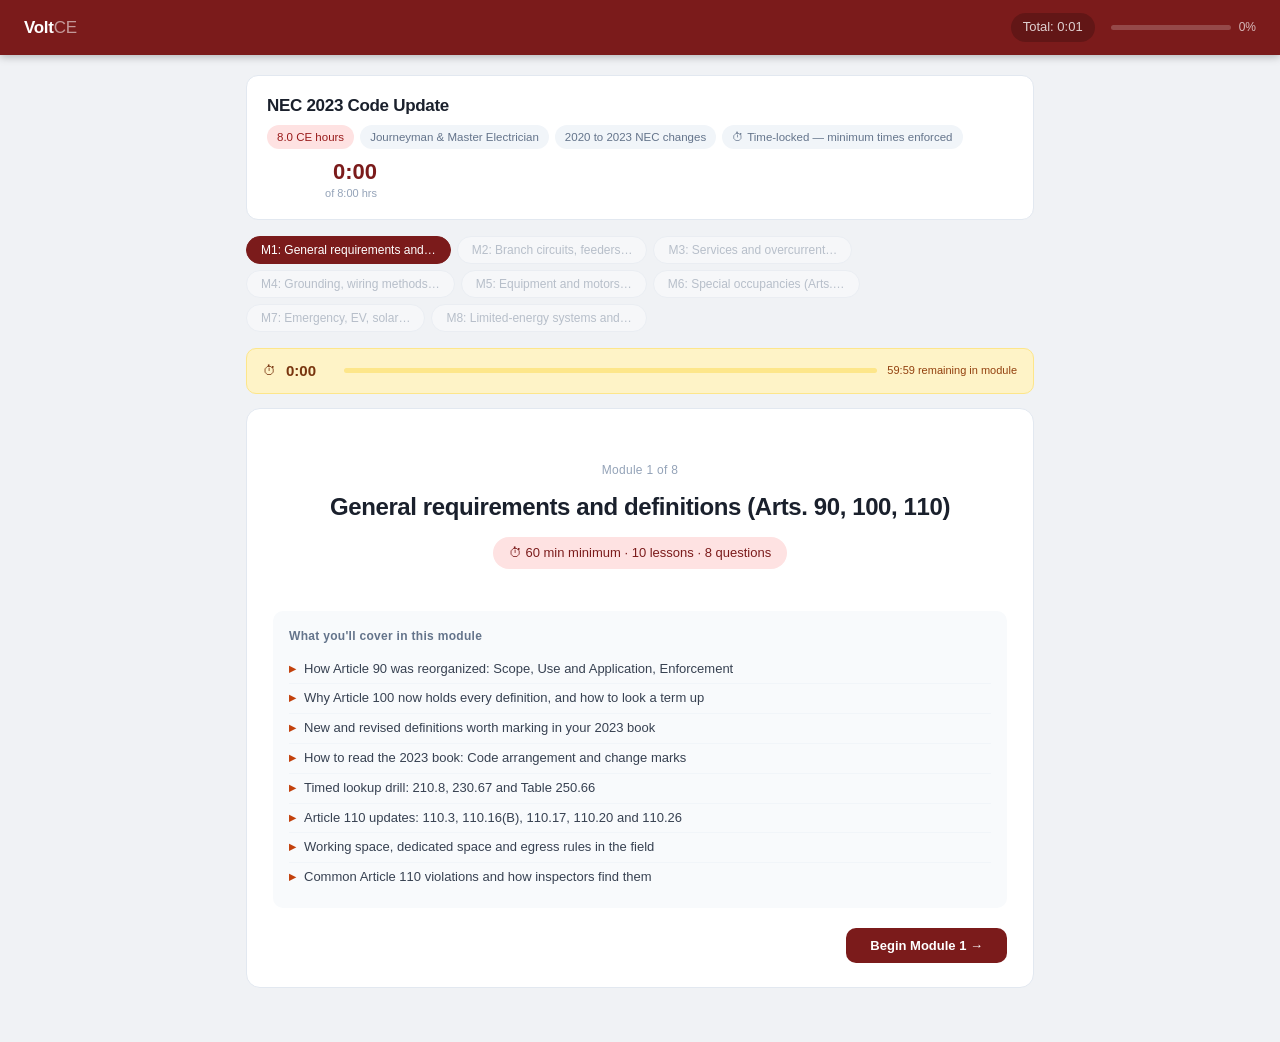
<file: course-nec-2023-code-update.html>
<!DOCTYPE html>
<html lang="en">
<head>
<meta charset="UTF-8">
<meta name="viewport" content="width=device-width, initial-scale=1.0">
<title>NEC 2023 Code Update | VoltCE</title>
<style>
*{box-sizing:border-box;margin:0;padding:0}
body{font-family:-apple-system,BlinkMacSystemFont,'Segoe UI',Roboto,sans-serif;background:#f0f2f5;color:#1a202c;font-size:15px;line-height:1.6}

/* HEADER */
.hdr{background:#7B1B1B;padding:13px 24px;display:flex;align-items:center;justify-content:space-between;position:sticky;top:0;z-index:200;box-shadow:0 2px 8px rgba(0,0,0,0.25)}
.logo{font-size:17px;font-weight:700;color:#fff;letter-spacing:-0.3px}.logo span{opacity:0.55;font-weight:300}
.hdr-right{display:flex;align-items:center;gap:16px}
.hdr-timer{font-size:13px;color:rgba(255,255,255,0.8);background:rgba(0,0,0,0.2);padding:4px 12px;border-radius:999px;font-variant-numeric:tabular-nums}
.hdr-prog{display:flex;align-items:center;gap:8px}
.prog-bg{width:120px;height:5px;background:rgba(255,255,255,0.2);border-radius:3px}
.prog-fill{height:5px;background:#F4A261;border-radius:3px;transition:width 0.5s}
.prog-pct{font-size:12px;color:rgba(255,255,255,0.7)}

/* LAYOUT */
.wrap{max-width:820px;margin:0 auto;padding:20px 16px 40px}

/* COURSE INFO BAR */
.cinfo{background:#fff;border:1px solid #e2e8f0;border-radius:12px;padding:16px 20px;margin-bottom:16px;display:flex;justify-content:space-between;align-items:flex-start;gap:12px;flex-wrap:wrap}
.cinfo-title{font-size:17px;font-weight:700;letter-spacing:-0.3px;margin-bottom:6px}
.pills{display:flex;gap:6px;flex-wrap:wrap}
.pill{font-size:11.5px;padding:3px 10px;border-radius:999px;background:#f1f5f9;color:#64748b}
.pill.red{background:#FEE2E2;color:#991B1B}
.cinfo-time{text-align:right;min-width:110px}
.cinfo-time-big{font-size:22px;font-weight:700;color:#7B1B1B;line-height:1}
.cinfo-time-lbl{font-size:11px;color:#94a3b8;margin-top:2px}

/* MODULE NAV */
.mod-nav{display:flex;gap:6px;flex-wrap:wrap;margin-bottom:16px}
.mbtn{font-size:12px;padding:6px 14px;border-radius:999px;border:1.5px solid #e2e8f0;background:#fff;color:#64748b;cursor:pointer;transition:all 0.15s;white-space:nowrap}
.mbtn.active{background:#7B1B1B;color:#fff;border-color:#7B1B1B}
.mbtn.done{background:#FEF3C7;color:#92400E;border-color:#D97706}
.mbtn.locked{opacity:0.4;cursor:not-allowed}

/* CARDS */
.card{background:#fff;border:1px solid #e2e8f0;border-radius:14px;padding:24px 26px;margin-bottom:14px}

/* VIDEO PLACEHOLDER */
.vid-wrap{background:#1a1a2e;border-radius:12px;padding:0;margin:16px 0;overflow:hidden;position:relative}
.vid-inner{display:flex;flex-direction:column;align-items:center;justify-content:center;min-height:220px;gap:12px;padding:32px}
.vid-icon{width:64px;height:64px;border-radius:50%;background:rgba(244,162,97,0.2);border:2px solid rgba(244,162,97,0.4);display:flex;align-items:center;justify-content:center}
.vid-icon svg{width:28px;height:28px;fill:#F4A261}
.vid-title{font-size:15px;font-weight:600;color:#fff;text-align:center}
.vid-sub{font-size:12px;color:rgba(255,255,255,0.5);text-align:center}
.vid-dur{display:inline-block;background:rgba(244,162,97,0.15);color:#F4A261;font-size:11px;padding:3px 10px;border-radius:999px;margin-top:4px}
.vid-url-row{display:flex;gap:8px;width:100%;max-width:420px;margin-top:8px}
.vid-url-input{flex:1;padding:8px 12px;border-radius:8px;border:1px solid rgba(255,255,255,0.15);background:rgba(255,255,255,0.08);color:#fff;font-size:12px;outline:none}
.vid-url-input::placeholder{color:rgba(255,255,255,0.3)}
.vid-url-btn{padding:8px 14px;border-radius:8px;border:none;background:#F4A261;color:#1a1a2e;font-size:12px;font-weight:600;cursor:pointer;white-space:nowrap}
.vid-frame{width:100%;aspect-ratio:16/9;border:none;display:none}

/* SLIDE CONTENT */
.slide-tag{display:flex;gap:8px;align-items:center;margin-bottom:14px;flex-wrap:wrap}
.s-num{font-size:11px;color:#94a3b8;background:#f8fafc;padding:3px 10px;border-radius:999px}
.s-pill{font-size:11px;padding:3px 10px;border-radius:999px;background:#FEE2E2;color:#991B1B}
.slide-title{font-size:20px;font-weight:700;margin-bottom:12px;letter-spacing:-0.4px;line-height:1.3}
.slide-body{font-size:14px;color:#475569;line-height:1.8;margin-bottom:4px}

/* CONTENT BLOCKS */
.keypoint{background:#FFF7ED;border-left:3px solid #C2410C;border-radius:0 10px 10px 0;padding:14px 18px;margin:16px 0;font-size:13.5px;color:#431407;line-height:1.7}
.warning{background:#FEF2F2;border-left:3px solid #991B1B;border-radius:0 10px 10px 0;padding:14px 18px;margin:16px 0;font-size:13.5px;color:#450A0A;line-height:1.7}
.info-box{background:#F0F9FF;border-left:3px solid #0369A1;border-radius:0 10px 10px 0;padding:14px 18px;margin:16px 0;font-size:13.5px;color:#0C4A6E;line-height:1.7}
.code-ref{display:inline-block;background:#FEE2E2;color:#991B1B;font-size:11px;padding:2px 8px;border-radius:6px;font-weight:600;margin:2px}

.bullets{display:flex;flex-direction:column;gap:8px;margin:14px 0}
.bi{font-size:13.5px;color:#374151;padding-left:20px;position:relative;line-height:1.7}
.bi::before{content:'';position:absolute;left:5px;top:9px;width:6px;height:6px;border-radius:50%;background:#C2410C}

.dtable{width:100%;border-collapse:collapse;font-size:13px;margin:16px 0;border-radius:10px;overflow:hidden}
.dtable th{background:#7B1B1B;color:#fff;padding:10px 14px;text-align:left;font-weight:500}
.dtable td{padding:10px 14px;border-bottom:1px solid #f1f5f9;color:#475569}
.dtable tr:nth-child(even) td{background:#fafafa}
.dtable tr:last-child td{border-bottom:none}

.def-grid{display:grid;grid-template-columns:1fr 1fr;gap:10px;margin:16px 0}
.def-card{background:#f8fafc;border-radius:10px;padding:14px;border:1px solid #e2e8f0}
.def-term{font-size:13px;font-weight:600;color:#7B1B1B;margin-bottom:5px}
.def-body{font-size:12.5px;color:#64748b;line-height:1.65}

.step-list{display:flex;flex-direction:column;gap:10px;margin:14px 0}
.step-row{display:flex;gap:14px;align-items:flex-start}
.step-num{width:30px;height:30px;min-width:30px;border-radius:50%;background:#7B1B1B;color:#fff;font-size:12px;font-weight:700;display:flex;align-items:center;justify-content:center}
.step-text{font-size:13.5px;color:#374151;line-height:1.7;padding-top:4px}

.ppe-grid{display:grid;grid-template-columns:repeat(auto-fit,minmax(170px,1fr));gap:10px;margin:14px 0}
.ppe-cat{border-radius:10px;padding:14px;border:2px solid}
.ppe-num{font-size:13px;font-weight:700;margin-bottom:3px}
.ppe-cal{font-size:12px;font-weight:600;margin-bottom:6px}
.ppe-items{font-size:11.5px;line-height:1.65;opacity:0.85}

.hierarchy{display:flex;flex-direction:column;gap:6px;margin:14px 0}
.hier-row{display:flex;align-items:center;gap:12px;padding:10px 14px;border-radius:10px}
.hier-num{font-size:13px;font-weight:700;min-width:22px}
.hier-title{font-size:13.5px;font-weight:600;margin-bottom:2px}
.hier-sub{font-size:12px;opacity:0.75}

/* TIMER OVERLAY on slide */
.slide-timer{display:flex;align-items:center;gap:8px;padding:10px 16px;background:#FFF7ED;border:1px solid #FED7AA;border-radius:10px;margin-top:16px;font-size:13px;color:#92400E}
.slide-timer .t-icon{font-size:16px}
.slide-timer .t-remaining{font-weight:600;font-variant-numeric:tabular-nums;min-width:40px}
.slide-timer .t-bar-bg{flex:1;height:4px;background:#FED7AA;border-radius:2px}
.slide-timer .t-bar-fill{height:4px;background:#C2410C;border-radius:2px;transition:width 1s linear}

/* MODULE TIMER */
.mod-timer-bar{background:#FEF3C7;border:1px solid #FDE68A;border-radius:10px;padding:10px 16px;margin-bottom:14px;display:flex;align-items:center;gap:10px;font-size:13px;color:#78350F}
.mod-timer-bar .mt-time{font-weight:700;font-variant-numeric:tabular-nums;font-size:15px;min-width:48px}
.mod-timer-bar .mt-bar-bg{flex:1;height:5px;background:#FDE68A;border-radius:3px}
.mod-timer-bar .mt-bar-fill{height:5px;background:#D97706;border-radius:3px;transition:width 1s linear}
.mod-timer-bar .mt-label{font-size:11px;color:#92400E;white-space:nowrap}

/* NAV ROW */
.nav-row{display:flex;justify-content:space-between;align-items:center;margin-top:20px;gap:8px}
.btn-prev{padding:10px 20px;border-radius:10px;border:1.5px solid #e2e8f0;background:#fff;font-size:13px;color:#374151;cursor:pointer;transition:all 0.15s}
.btn-prev:hover{border-color:#7B1B1B;color:#7B1B1B}
.btn-next{padding:10px 24px;border-radius:10px;border:none;background:#7B1B1B;color:#fff;font-size:13px;font-weight:600;cursor:pointer;transition:all 0.15s}
.btn-next:hover:not(:disabled){background:#5c1414}
.btn-next:disabled{background:#9ca3af;cursor:not-allowed}
.btn-locked-msg{font-size:12px;color:#92400E;background:#FFF7ED;border:1px solid #FED7AA;padding:6px 12px;border-radius:8px}

/* QUIZ */
.quiz-header{display:flex;align-items:center;gap:10px;margin-bottom:16px}
.quiz-prog{font-size:12px;color:#64748b;background:#f1f5f9;padding:4px 12px;border-radius:999px}
.quiz-score-live{font-size:12px;color:#92400E;background:#FFF7ED;padding:4px 12px;border-radius:999px}
.quiz-q{font-size:15.5px;font-weight:600;margin-bottom:18px;line-height:1.55;color:#1a202c}
.quiz-opts{display:flex;flex-direction:column;gap:9px;margin-bottom:16px}
.qopt{padding:13px 17px;border-radius:10px;border:1.5px solid #e2e8f0;background:#fff;font-size:14px;color:#1a202c;cursor:pointer;text-align:left;transition:all 0.15s;line-height:1.5}
.qopt:hover{border-color:#C2410C;background:#FEF2F2}
.qopt.correct{background:#F0FDF4;border-color:#16A34A;color:#14532D}
.qopt.wrong{background:#FEF2F2;border-color:#DC2626;color:#450A0A}
.fb{padding:13px 17px;border-radius:10px;font-size:13.5px;margin-bottom:14px;line-height:1.7}
.fb.correct{background:#F0FDF4;color:#14532D;border:1px solid #BBF7D0}
.fb.wrong{background:#FEF2F2;color:#450A0A;border:1px solid #FECACA}

/* RESULTS */
.results-wrap{text-align:center;padding:32px 16px}
.score-big{font-size:64px;font-weight:800;color:#7B1B1B;line-height:1;letter-spacing:-2px}
.score-sub{font-size:14px;color:#64748b;margin:6px 0 18px}
.score-badge{display:inline-block;font-size:14px;font-weight:600;padding:10px 28px;border-radius:10px;margin-bottom:18px}
.score-badge.pass{background:#F0FDF4;color:#14532D;border:1px solid #BBF7D0}
.score-badge.fail{background:#FEF2F2;color:#450A0A;border:1px solid #FECACA}
.cert-box{background:linear-gradient(135deg,#7B1B1B 0%,#C2410C 100%);border-radius:14px;padding:28px;text-align:center;margin-top:18px}
.cert-label{font-size:11px;color:rgba(255,255,255,0.6);letter-spacing:0.5px;margin-bottom:4px}
.cert-title{font-size:20px;font-weight:700;color:#fff;margin-bottom:6px}
.cert-detail{font-size:13px;color:rgba(255,255,255,0.7);line-height:1.6}
.cert-seal{font-size:48px;margin-bottom:8px}

/* MODULE INTRO */
.mod-intro{text-align:center;padding:28px 16px 14px}
.mod-label{font-size:12px;color:#94a3b8;margin-bottom:8px;letter-spacing:0.3px}
.mod-big-title{font-size:24px;font-weight:700;margin-bottom:10px;letter-spacing:-0.4px}
.mod-time-badge{display:inline-flex;align-items:center;gap:6px;font-size:13px;color:#7B1B1B;background:#FEE2E2;padding:6px 16px;border-radius:999px;margin-bottom:16px}
.mod-overview{text-align:left;background:#f8fafc;border-radius:10px;padding:16px;margin:12px 0}
.mod-overview-title{font-size:12px;font-weight:600;color:#64748b;margin-bottom:8px;letter-spacing:0.3px}
.mod-overview-item{font-size:13px;color:#374151;padding:4px 0;border-bottom:1px solid #f1f5f9;display:flex;gap:8px}
.mod-overview-item:last-child{border-bottom:none}
.mod-overview-dot{color:#C2410C;font-weight:700}

/* LOCKED MODULE */
.locked-msg{text-align:center;padding:48px 24px}
.lock-icon{font-size:52px;margin-bottom:16px}
.lock-title{font-size:20px;font-weight:700;margin-bottom:8px}
.lock-body{font-size:14px;color:#64748b;line-height:1.7}

@media(max-width:640px){
  .def-grid{grid-template-columns:1fr}
  .ppe-grid{grid-template-columns:1fr 1fr}
  .hdr-timer{display:none}
  .cinfo{flex-direction:column}
  .cinfo-time{text-align:left}
}
</style>
</head>
<body>

<div class="hdr">
  <div class="logo">Volt<span>CE</span></div>
  <div class="hdr-right">
    <div class="hdr-timer" id="total-timer">Total: 0:00:00</div>
    <div class="hdr-prog">
      <div class="prog-bg"><div class="prog-fill" id="prog-fill" style="width:0%"></div></div>
      <span class="prog-pct" id="prog-pct">0%</span>
    </div>
  </div>
</div>

<div class="wrap">
  <div class="cinfo">
    <div>
      <div class="cinfo-title">NEC 2023 Code Update</div>
      <div class="pills">
        <span class="pill red">8.0 CE hours</span>
        <span class="pill">Journeyman & Master Electrician</span>
        <span class="pill">2020 to 2023 NEC changes</span>
        <span class="pill">⏱ Time-locked — minimum times enforced</span>
      </div>
    </div>
    <div class="cinfo-time">
      <div class="cinfo-time-big" id="course-time-display">0:00</div>
      <div class="cinfo-time-lbl">of 8:00 hrs</div>
    </div>
  </div>

  <div class="mod-nav" id="mod-nav"></div>
  <div id="mod-timer-bar" style="display:none" class="mod-timer-bar">
    <span>⏱</span>
    <span class="mt-time" id="mt-time">0:00</span>
    <div class="mt-bar-bg"><div class="mt-bar-fill" id="mt-bar" style="width:0%"></div></div>
    <span class="mt-label" id="mt-label">Module time</span>
  </div>
  <div id="content"></div>
</div>

<script>
// ─── TIMING CONFIG ────────────────────────────────────────────────────────────
// Slide minimum times in seconds (students CANNOT advance before these expire)
const SLIDE_MIN = 150; // 2.5 minutes per content slide
// Module minimum times in seconds (total 8 hours)
const MOD_MINS = [60*60, 75*60, 75*60, 75*60, 60*60, 60*60, 45*60, 30*60];

// ─── COURSE DATA ─────────────────────────────────────────────────────────────
const MODULES = [
 {
  "title": "General requirements and definitions (Arts. 90, 100, 110)",
  "time": "60 min",
  "modMin": MOD_MINS[0],
  "overview": [
   "How Article 90 was reorganized: Scope, Use and Application, Enforcement",
   "Why Article 100 now holds every definition, and how to look a term up",
   "New and revised definitions worth marking in your 2023 book",
   "How to read the 2023 book: Code arrangement and change marks",
   "Timed lookup drill: 210.8, 230.67 and Table 250.66",
   "Article 110 updates: 110.3, 110.16(B), 110.17, 110.20 and 110.26",
   "Working space, dedicated space and egress rules in the field",
   "Common Article 110 violations and how inspectors find them"
  ],
  "slides": [
   {
    "tag": "M1·S1",
    "title": "Article 90 Reorganized: Scope, Use and Application, Enforcement",
    "body": "Article 90 is the introduction to the Code, and the 2023 edition reorganized it. The scope statement now has its own section at 90.1, and the purpose language that used to sit in 90.1 is combined with the old scope material in 90.2, now titled Use and Application. Enforcement stays in 90.4, and 90.5(C) still says that informational notes are explanatory only and cannot be enforced as requirements.",
    "table": {
     "h": [
      "Section",
      "2020 NEC",
      "2023 NEC"
     ],
     "r": [
      [
       "90.1",
       "Purpose (practical safeguarding of persons and property)",
       "Scope. A broad statement of what Article 90 covers, including use, application, arrangement, enforcement and how requirements are expressed."
      ],
      [
       "90.2",
       "Scope (what the Code covers and does not cover)",
       "Use and Application. Combines the purpose language and the coverage and exclusion material that used to be in 90.1 and 90.2."
      ],
      [
       "90.3",
       "Code Arrangement",
       "Code Arrangement. Same job: Chapters 1 through 4 apply generally, Chapters 5 through 7 modify or supplement them, and Chapter 8 stands on its own unless another chapter points to it."
      ],
      [
       "90.4",
       "Enforcement, written as paragraphs",
       "Enforcement, reformatted into a list, with an informational note pointing to an annex on enforcement."
      ],
      [
       "90.5(C)",
       "Informational notes are explanatory material, not requirements",
       "Same principle. Standards that are named only in informational notes are informational and are not made enforceable by the note."
      ]
     ]
    },
    "bullets": [
     "Anyone who quotes 90.1 as 'Purpose' from memory is quoting the 2020 book. In the 2023 book, 90.1 is Scope.",
     "Most of this reorganization is formatting and instruction. It does not change what you install, but it changes the section number you cite in a permit note, a plan review comment or an exam answer.",
     "Because informational notes cannot be enforced, an inspector must cite the requirement in the Code text itself and not the note beneath it."
    ],
    "keypoint": "Article 90 moved around in 2023: 90.1 is Scope, 90.2 is Use and Application, and enforcement remains in 90.4. Informational notes under 90.5(C) are still explanatory only.",
    "info": "Good habit: write the edition after every citation, for example 'NEC 90.2 (2023)', so a reader knows which book you were holding.",
    "refs": [
     "NEC 90.1 (2023)",
     "NEC 90.2 (2023)",
     "NEC 90.3",
     "NEC 90.4 (2023)",
     "NEC 90.5(C)"
    ]
   },
   {
    "tag": "M1·S2",
    "title": "Article 100 Now Holds Every Definition",
    "body": "In the 2020 NEC, many articles carried their own definitions in a section numbered x.2, for example 625.2 or 690.2. For 2023 the Code committees moved definitions across the Code into Article 100, arranged them alphabetically, and reconciled terms that had been defined two different ways. The rule of thumb for the student is simple: when a word matters, open Article 100 first.",
    "table": {
     "h": [
      "Topic",
      "2020 NEC",
      "2023 NEC"
     ],
     "r": [
      [
       "Where definitions live",
       "Article 100 plus separate definition sections in many articles (x.2)",
       "Consolidated in Article 100, alphabetical, with conflicting definitions reconciled"
      ],
      [
       "What the x.2 position holds",
       "Definitions for that article",
       "Used for other content, such as reconditioned equipment in 210.2, 240.2 and 242.2"
      ],
      [
       "Requirements hidden in a definition",
       "Some definitions carried distance or other requirements",
       "Requirements are pulled into the body of the Code. The 50 ft visibility test for 'in sight from' now sits in 110.29, and the definition says only what the term means."
      ],
      [
       "Reconditioned equipment, branch circuits",
       "210.15",
       "210.2"
      ],
      [
       "Reconditioned equipment, overcurrent devices",
       "240.62 (fuseholders) and 240.88 (circuit breakers)",
       "240.2, consolidated"
      ],
      [
       "Surge-protective devices",
       "Definitions in 242.2",
       "242.2 now states that SPDs and surge arresters must not be reconditioned"
      ]
     ]
    },
    "step_list": [
     "<strong>Start in Article 100.</strong> Find the term alphabetically. Read the whole definition and any informational note.",
     "<strong>Check the article you are working in.</strong> Open the x.2 section of that article. In the 2023 book it may hold something other than definitions, so confirm what it covers.",
     "<strong>Look for a requirement elsewhere.</strong> If the definition tells you what a thing is but not what you must do, the requirement is in the body of the Code, as with 110.29 for 'in sight from'.",
     "<strong>Write the citation with the edition.</strong> For example 'Article 100, Servicing (2023)'."
    ],
    "keypoint": "Open Article 100 first. A definition is a statement of meaning only. The requirement you must follow is in a numbered section somewhere else.",
    "warning": "Do not assume the 2020 location of a definition. A section number such as 240.2 or 242.2 that held definitions in 2020 holds reconditioning rules in 2023.",
    "refs": [
     "NEC Article 100 (2023)",
     "NEC 110.29 (2023)",
     "NEC 210.2 (2023)",
     "NEC 240.2 (2023)",
     "NEC 242.2 (2023)"
    ]
   },
   {
    "tag": "M1·S3",
    "title": "New and Revised Article 100 Definitions to Mark in Your Book",
    "body": "The 2023 edition added a number of definitions and edited others. Several matter directly to a working electrician because they decide which rule applies. Highlight these in your 2023 book and compare them with the 2020 list, where the term either did not exist or was written differently.",
    "def_grid": [
     {
      "term": "Special purpose ground-fault circuit interrupter (SPGFCI)",
      "body": "A device based on UL 943C that protects circuits above 150 V to ground. It is the tool that lets 680.5(C) and 410.184 require ground-fault protection on those higher-voltage circuits. In 2020 only the ordinary GFCI was defined."
     },
     {
      "term": "Weight-supporting ceiling receptacle (WSCR) and weight-supporting attachment fitting (WSAF)",
      "body": "Terms for devices identified to support the weight of ceiling-suspended equipment such as paddle fans. 314.27 and 422.18 use them, and 210.8(A) uses them in an exception."
     },
     {
      "term": "Countertop and work surface",
      "body": "A countertop is a surface with spillage exposure such as food preparation, serving, personal lavation or laundering. A work surface is typically dry. The split drives receptacle product choice, for example sealed or flanged pop-up units."
     },
     {
      "term": "Likely to become energized",
      "body": "Conductive material that could become energized if electrical insulation or spacing fails. The 2020 NEC did not define it. It clarifies how the phrase is used in rules such as 250.104(B)."
     },
     {
      "term": "Servicing",
      "body": "Separates servicing, maintenance and repair from reconditioning. It supports the new 110.17 and 110.20."
     },
     {
      "term": "Energy management system and load management",
      "body": "Defines an energy management system as monitoring and control equipment for loads, generation or storage. Load management is tied to Article 750 and is the function that lets 220.70 and 625.42 treat a limited load differently."
     },
     {
      "term": "Accessible (as applied to wiring methods)",
      "body": "Wiring or equipment hidden behind piping, ductwork, drains, raceways or other building systems is not considered accessible."
     },
     {
      "term": "Class 4 circuit",
      "body": "Defined for fault-managed power systems in new Article 726. Protection is built into listed equipment instead of being left to the installer."
     },
     {
      "term": "Location (motion picture and television)",
      "body": "A place outside a studio where production is filmed or recorded. It supports the rewritten Article 530."
     }
    ],
    "bullets": [
     "'In sight from' is still defined, but the 50 ft visibility test now lives in 110.29. Do not look for the distance inside the definition.",
     "Definition work continues into later modules. SPGFCI returns in Article 680, and the weight-supporting terms return in Article 314."
    ],
    "keypoint": "A new definition often signals a new rule. When you see SPGFCI, servicing or load management in Article 100, ask which numbered section now depends on it.",
    "refs": [
     "NEC Article 100 (2023)",
     "NEC 680.5(C) (2023)",
     "NEC 314.27 (2023)",
     "NEC 422.18 (2023)",
     "NEC 110.29 (2023)"
    ]
   },
   {
    "tag": "M1·S4",
    "title": "How the 2023 Book Is Arranged and How Changes Are Marked",
    "body": "Before you can find changes quickly you need the map. 90.3 explains the arrangement: Chapters 1 through 4 apply to all installations, Chapters 5 through 7 cover special occupancies, special equipment and special conditions and modify or supplement the first four, and Chapter 8 communications systems stand on their own unless a chapter 1 through 7 rule points to them. The 2023 book also marks where text changed from the 2020 edition, and learning the marks is the fastest way to find what is new.",
    "def_grid": [
     {
      "term": "Gray shading",
      "body": "Highlights text that was changed in this edition, other than editorial changes."
     },
     {
      "term": "N before a section number",
      "body": "The whole section is new in the 2023 edition."
     },
     {
      "term": "Delta symbol",
      "body": "Flags that words were deleted from a section, or that a table or figure was revised."
     },
     {
      "term": "Bullet between paragraphs",
      "body": "One or more paragraphs or sections were removed at that point."
     },
     {
      "term": "T with a feature name",
      "body": "Text that came from a Tentative Interim Amendment."
     }
    ],
    "step_list": [
     "<strong>Read the legend.</strong> Find the explanation of the change marks in the front matter of your 2023 book and confirm each symbol before you rely on it.",
     "<strong>Scan a chapter.</strong> Page through Article 210 and note the shaded text and the N marks. Count how many sections in 210 carry an N.",
     "<strong>Use the index for words, the table of contents for structure.</strong> If you know a word such as 'surge' or 'island', use the index. If you know the topic area, open the article table of contents and find the Part.",
     "<strong>Record what you found.</strong> Write the section number, page number and a five-word description of the change."
    ],
    "keypoint": "Chapters 1 through 4 are general, Chapters 5 through 7 modify them, and the change marks tell you where the 2023 text differs from 2020.",
    "info": "Different printers and digital readers can display the marks a little differently. Trust the legend in your own copy over a classroom handout.",
    "refs": [
     "NEC 90.3",
     "NEC Article 90 (2023)"
    ]
   },
   {
    "tag": "M1·S5",
    "title": "Timed Lookup Drill: 210.8, 230.67 and Table 250.66",
    "body": "In this exercise you open the 2023 book to three targets, with a goal of finding each in under two minutes. Use the table of contents to find the Article and Part, then go to the section. After the clock stops, read the 2023 text and write down one thing that differs from what you remember from 2020.",
    "table": {
     "h": [
      "Target",
      "Where to start",
      "What to confirm in the 2023 text"
     ],
     "r": [
      [
       "210.8 GFCI protection for personnel",
       "Chapter 2, Article 210, Part I General Provisions",
       "The device language reads 'listed Class A GFCI'. Find (A)(6) kitchens and (A)(7) areas with a sink and food or beverage provisions."
      ],
      [
       "230.67 Surge protection",
       "Chapter 2, Article 230, service equipment rules",
       "Note the added occupancies (dormitory units, hotel and motel guest rooms and suites, nursing home patient sleeping rooms) and the minimum nominal discharge current of 10 kA."
      ],
      [
       "Table 250.66 and 250.66",
       "Chapter 2, Article 250, Part III Grounding Electrode System and Grounding Electrode Conductor",
       "Locate the table, then find the limits in 250.66(A), (B) and (C). No change to the table values is confirmed for this course, so read it and record your observations."
      ]
     ]
    },
    "bullets": [
     "Pick three sections where the 2023 text differs from 2020 and list section number and page. Good candidates from the checked changes: 110.16(B) (threshold now 1000 A), 110.26(A)(6) (level working-space floor), 210.52(C) (island and peninsula receptacles), 220.57 (EVSE load), 230.85 (restructured emergency disconnect), 406.9(C) (bathtub and shower zone), 408.9 (replacement panelboard interiors).",
     "State the page and section number for each, plus one sentence on what changed.",
     "If you cannot see a difference in a section, that is a valid answer. Note it and move on."
    ],
    "keypoint": "Know the structure first: Article, then Part, then section. Finding a section fast is a skill that pays off on the job and on the licensing exam.",
    "refs": [
     "NEC 210.8 (2023)",
     "NEC 230.67 (2023)",
     "NEC 250.66",
     "Table 250.66"
    ]
   },
   {
    "tag": "M1·S6",
    "title": "Article 110 Basics: Examination, Installation and Terminations",
    "body": "Article 110 sets the ground rules for every installation. 110.3 covers examination of equipment and requires installation per listing and labeling instructions, and 110.14(C) ties conductor sizing to the termination temperature rating of the equipment. The 2023 edition adds a cybersecurity consideration to 110.3(A) and widens 110.3(B) beyond listed and labeled equipment.",
    "table": {
     "h": [
      "Section",
      "2020 NEC",
      "2023 NEC"
     ],
     "r": [
      [
       "110.3(A)",
       "Factors for judging equipment: suitability, mechanical strength, wire-bending space and so on",
       "New item (8) adds cybersecurity of network-connected life safety equipment as a factor"
      ],
      [
       "110.3(B)",
       "Listed or labeled equipment must be installed and used per its instructions",
       "Equipment that is 'identified' is covered as well. A new informational note recognizes instructions delivered as printed material, a QR code or an internet address."
      ],
      [
       "110.14(C)",
       "Conductor sizing limited by the termination temperature rating",
       "Same principle. Read the section in your book and confirm the 60 degree C and 75 degree C rules for the circuit you are sizing."
      ],
      [
       "110.9",
       "Interrupting rating at least equal to the current available at the line terminals",
       "Wording reads 'available fault current at the line terminals'. The requirement itself is unchanged."
      ]
     ]
    },
    "bullets": [
     "110.14(C) in practice: for circuits of 100 A or less, or conductors 14 AWG through 1 AWG, the 60 degree C column of Table 310.16 applies unless the equipment is listed and marked for higher. For larger circuits the 75 degree C column applies. The 90 degree C column is useful as the starting point for ampacity adjustment, but the termination limit still governs.",
     "A QR code on the equipment is now an accepted way to deliver installation instructions. If the label refers you to a web address, you are still expected to read and follow it."
    ],
    "keypoint": "The termination rating, not the insulation rating, limits the ampacity you can use at the equipment. 110.3(B) now reaches identified equipment, and instructions may come as a QR code.",
    "refs": [
     "NEC 110.3(A)(8) (2023)",
     "NEC 110.3(B) (2023)",
     "NEC 110.14(C)",
     "NEC 110.9 (2023)",
     "Table 310.16"
    ]
   },
   {
    "tag": "M1·S7",
    "title": "Arc-Flash Labels, Disconnect Marking and Available Fault Current",
    "body": "Several Article 110 marking rules affect what you label and what you can find on arrival. The biggest 2023 change for most contractors is in 110.16(B): in other than dwelling units, the arc-flash warning label now applies to service equipment and feeder-supplied equipment rated 1000 A or more, down from 1200 A and service equipment only. 110.24 still requires available fault current to be marked at service equipment in other than dwelling units.",
    "table": {
     "h": [
      "Topic",
      "2020 NEC",
      "2023 NEC"
     ],
     "r": [
      [
       "110.16(B) arc-flash warning label",
       "Other than dwelling units: service equipment rated 1200 A or more",
       "Other than dwelling units: service equipment and feeder-supplied equipment rated 1000 A or more. The label carries the date it was applied, and detailed label content is left to industry practice."
      ],
      [
       "110.22(A) disconnect identification",
       "Marked to show purpose unless evident",
       "Also shows where the supply source is located, unless that is evident. The requirement does not apply to one- and two-family dwellings."
      ],
      [
       "110.24 available fault current marking",
       "Marking at service equipment in other than dwelling units, with date",
       "No revision is confirmed for this course. Read the 2023 text and compare it with 2020."
      ],
      [
       "110.21(B) field-applied markings",
       "Durable markings",
       "Field-applied hazard markings must be durable for the environment (wet, damp, dry or corrosive)."
      ]
     ]
    },
    "bullets": [
     "Practical effect: a 1000 A distribution panel or switchboard in a commercial building that needed no label in 2020 because it was not service equipment now needs one.",
     "Marking is cheap. Missing labels are among the easiest items for an inspector to cite and the easiest for you to fix before inspection."
    ],
    "keypoint": "The arc-flash label threshold is now 1000 A and it reaches feeder-supplied equipment. Count every 1000 A or larger board on the job, not only the service.",
    "warning": "The change applies to other than dwelling units. Do not apply the commercial rule to a one-family dwelling service.",
    "refs": [
     "NEC 110.16(B) (2023)",
     "NEC 110.21(B)",
     "NEC 110.22(A) (2023)",
     "NEC 110.24"
    ]
   },
   {
    "tag": "M1·S8",
    "title": "New Article 110 Sections: Servicing, Reconditioning and Working Space",
    "body": "Article 110 gained several new or rewritten sections in 2023. 110.17 separates servicing and maintenance from reconditioning, 110.20 sets the rules for reconditioned equipment, and 110.26 now addresses door swing, egress and the condition of the floor in the working space. 110.29 collects the 'in sight from' test that used to be buried in a definition.",
    "table": {
     "h": [
      "Section",
      "What the 2023 NEC says",
      "What it replaces or adds"
     ],
     "r": [
      [
       "110.17 Servicing and maintenance",
       "Servicing and maintenance are restricted to qualified persons. Replacement parts must be from the original manufacturer, designed by an experienced engineer, or approved by the authority having jurisdiction.",
       "New. 2020 Chapter 1 had no general servicing or replacement-parts section."
      ],
      [
       "110.20 Reconditioned equipment",
       "Reconditioning is allowed unless the Code prohibits it for that equipment. Equipment required to be listed must be listed or field labeled as reconditioned (A). Equipment not required to be listed must be listed, field labeled, or reconditioned per the original manufacturer's instructions (B). The AHJ may approve it when those options are unavailable (C).",
       "New. 2020 had limited marking rules such as 110.21(A)(2) and no broad list of what may not be reconditioned."
      ],
      [
       "110.20 and related sections: items not to be reconditioned",
       "GFCIs, AFCIs, ground-fault protection equipment, surge-protective devices, molded-case circuit breakers and low-voltage fuseholders may not be reconditioned. Low-voltage power circuit breakers and electromechanical relays with CTs may be.",
       "See also 210.2, 240.2 and 242.2."
      ],
      [
       "110.26(A)(4)",
       "Opening equipment doors must not reduce the egress path below 24 in. wide and 6-1/2 ft high. If they would, the opening must be large enough that the doors do not block the path.",
       "New requirement. 2020 had no clear rule on doors reducing the egress path."
      ],
      [
       "110.26(A)(6) and 110.34(A)",
       "The floor, grade or platform in the working space must be kept clear and as level and flat as practicable for the full depth and width.",
       "New in 2023. 110.34(A) is the over-1000 V counterpart."
      ],
      [
       "110.29 In sight from",
       "Equipment is in sight when visible and within 15 m (50 ft).",
       "Relocated from the definition into the body of the Code."
      ]
     ]
    },
    "bullets": [
     "Also in 2023: 517.6 states that the NEC reconditioning provisions do not apply to patient care-related electrical equipment.",
     "110.26(E) dedicated equipment space has been extended to service equipment generally, including the emergency disconnect for dwellings. Confirm the exact wording in your book."
    ],
    "keypoint": "Reconditioning is now regulated in one place (110.20), with a short prohibited list, and the working space rules now cover doors and floors.",
    "refs": [
     "NEC 110.17 (2023)",
     "NEC 110.20 (2023)",
     "NEC 110.26 (2023)",
     "NEC 110.29 (2023)",
     "NEC 517.6 (2023)"
    ]
   },
   {
    "tag": "M1·S9",
    "title": "Common Violations: Working Space and Dedicated Space",
    "body": "Storage in front of a panel is still the most frequent field violation of Article 110. The 2023 changes add new ways to fail the same inspection: a door that swings into the egress path, a platform with a step or slope, and unfinished flooring in the working space. This slide is a discussion guide. Think about jobs you have seen where each of these occurred.",
    "table": {
     "h": [
      "Violation",
      "Rule",
      "What an inspector looks for"
     ],
     "r": [
      [
       "Boxes, tools or shelving in front of a panel",
       "110.26(A) working space, 110.26(B) clear spaces",
       "Clear depth per Table 110.26(A)(1), width of at least 30 in. or the width of the equipment, and headroom of at least 6-1/2 ft or the height of the equipment, whichever is greater"
      ],
      [
       "Storage or piping in the dedicated space above and below equipment",
       "110.26(E) dedicated equipment space",
       "Nothing foreign to the electrical installation within the dedicated space"
      ],
      [
       "Panel door that blocks the exit path when opened",
       "110.26(A)(4) (2023)",
       "Clear egress of at least 24 in. wide and 6-1/2 ft high with doors open"
      ],
      [
       "Raised sill, step or uneven floor in the working space",
       "110.26(A)(6) (2023)",
       "Floor, grade or platform as level and flat as practicable across the required depth and width"
      ],
      [
       "Water heater or other equipment installed in front of a panel",
       "110.26 working space",
       "The working space belongs to the electrical equipment, not to other trades"
      ]
     ]
    },
    "bullets": [
     "Discussion: a retrofit panel is installed in a utility room and the door swing opens toward a narrow hallway. What are your options? (Relocate the panel, change the door swing, or use a different enclosure.)",
     "Discussion: an unfinished basement floor has a drain trench in front of a service panel. Is that 'as level and flat as practicable'? Who decides?",
     "Table 110.26(A)(1) still sets working space depth by voltage to ground and condition. For 0 to 150 V it is 3 ft for all three conditions. For 151 to 600 V it is 3 ft, 3-1/2 ft or 4 ft for Condition 1, 2 or 3, which depend on whether exposed live parts are on one side only, are faced by grounded parts, or are on both sides of the space."
    ],
    "keypoint": "Working space is about being able to work safely and get out. Doors, floors and storage can each defeat that, and the 2023 rules address doors and floors directly.",
    "refs": [
     "NEC 110.26",
     "Table 110.26(A)(1)",
     "NEC 110.26(A)(4) (2023)",
     "NEC 110.26(A)(6) (2023)",
     "NEC 110.26(E)"
    ]
   },
   {
    "tag": "M1·S10",
    "title": "Common Violations: Terminations, Openings and Interrupting Ratings",
    "body": "The other recurring Article 110 failures involve how conductors are terminated and how equipment is rated. A conductor sized from the 90 degree C column of Table 310.16 but terminated on 75 degree C equipment violates 110.14(C). Open knockouts, missing breaker blanks and underrated equipment appear on almost every punch list.",
    "table": {
     "h": [
      "Problem",
      "Rule",
      "Example and fix"
     ],
     "r": [
      [
       "Wrong temperature column used for ampacity",
       "110.14(C)",
       "A 110 A load on 3 AWG copper THHN is claimed at the 90 degree C value of 115 A. The equipment is rated 75 degrees C, so the limit is 100 A (Table 310.16). Use 2 AWG (115 A at 75 degrees C) or a larger conductor."
      ],
      [
       "Unused openings in boxes and equipment",
       "110.12(A)",
       "Close every unused opening with a listed knockout seal, plug or blank. Missing breaker blanks count."
      ],
      [
       "Interrupting rating below available fault current",
       "110.9",
       "A 10 kA rated panel at a service with 18 kA available at the line terminals. Use properly rated equipment or a listed series-rated combination where permitted."
      ],
      [
       "Short-circuit current rating mismatch",
       "110.10",
       "Components that do not have a short-circuit current rating adequate for the available current and the clearing time of the protective device."
      ],
      [
       "Reconditioned device used where it is not allowed",
       "110.20 (2023)",
       "A reconditioned molded-case breaker or GFCI installed as a replacement. These are on the prohibited list."
      ]
     ]
    },
    "bullets": [
     "Mark available fault current at service equipment in other than dwelling units, as 110.24 requires, so the next person can check ratings.",
     "Inspectors find interrupting rating shortfalls from the equipment label and the utility fault current letter. Ask for that letter early on commercial jobs."
    ],
    "keypoint": "Four quick checks: right temperature column at the terminal, every opening closed, interrupting rating above available fault current, and no prohibited reconditioned devices.",
    "warning": "The 2023 wording of 110.9 says 'available fault current at the line terminals.' The requirement is unchanged from 2020, only the phrasing.",
    "refs": [
     "NEC 110.9 (2023)",
     "NEC 110.10",
     "NEC 110.12(A)",
     "NEC 110.14(C)",
     "NEC 110.20 (2023)",
     "NEC 110.24"
    ]
   }
  ],
  "quiz": [
   {
    "q": "What mainly distinguishes a 'work surface' from a 'counter (countertop)' in the 2023 NEC Article 100 definitions?",
    "opts": [
     "A work surface must always be mounted above 36 in. from the floor",
     "A countertop must always be within 6 ft of a sink, while a work surface never is",
     "A work surface is portable, while a countertop is permanently attached to the building",
     "A countertop is expected to see spillage from food preparation, personal lavation, or laundering, while a work surface is typically dry"
    ],
    "correct": 3,
    "explain": "2020 NEC: Article 100 did not separate these terms by spillage exposure. 2023 NEC: new definitions distinguish a countertop (surface used for food preparation and serving, personal lavation, laundering, or similar spillage exposure) from a work surface, which is typically dry. [NEC Article 100 (2023)]"
   },
   {
    "q": "Under the 2023 NEC, which of these may NOT be reconditioned?",
    "opts": [
     "A low-voltage power circuit breaker",
     "An electromechanical protective relay with current transformers",
     "A switchboard section, if the article permits it and it is relabeled",
     "A GFCI device"
    ],
    "correct": 3,
    "explain": "2023 article-level reconditioning sections (210.2, 240.2 and others) prohibit reconditioning GFCI, AFCI and GFP equipment, among others. 240.2 specifically permits reconditioning of low-voltage power circuit breakers and electromechanical protective relays with current transformers. Check the .2 reconditioned-equipment section of the article involved. [NEC 210.2, 240.2, 110.20 (2023)]"
   },
   {
    "q": "Under the 2023 NEC, an informational note to 110.3(B) recognizes that installation and use instructions for equipment may be provided in which of these ways?",
    "opts": [
     "Only as printed material attached to the equipment",
     "Only as a verbal instruction from the inspector",
     "Printed material, a QR code, or an internet address",
     "Only on the equipment nameplate"
    ],
    "correct": 2,
    "explain": "The 2023 informational note acknowledges electronic delivery of instructions (QR code or web address). The enforceable rule is still that listed, labeled, or identified equipment be installed and used per its instructions. See 110.3(B). [NEC 110.3(B) (2023)]"
   },
   {
    "q": "What is the title of Article 810 in the 2023 NEC?",
    "opts": [
     "Radio and Television Equipment",
     "Community Antenna Television",
     "Satellite Dish Installations",
     "Antenna Systems"
    ],
    "correct": 3,
    "explain": "The 2020 NEC titled Article 810 \"Radio and Television Equipment.\" The 2023 NEC retitles it \"Antenna Systems.\" [NEC Art. 810 title (2023)]"
   },
   {
    "q": "Under 2023 NEC 110.20, equipment that is required to be listed and has been reconditioned must be:",
    "opts": [
     "Listed or field-labeled as reconditioned",
     "Exempt from any further listing requirements",
     "Approved verbally by the supplier",
     "Labeled with only the original listing mark"
    ],
    "correct": 0,
    "explain": "110.20(A) requires reconditioned equipment that must be listed to be listed or field-labeled as reconditioned. 110.20(B) covers equipment not required to be listed, and (C) allows AHJ approval when (A) or (B) cannot be met. Many articles also prohibit reconditioning certain products outright. [NEC 110.20 (2023)]"
   },
   {
    "q": "Under 2023 NEC 110.9, equipment intended to interrupt current at fault levels must have an interrupting rating at least equal to:",
    "opts": [
     "125 percent of the continuous load",
     "The ampere rating of the conductors",
     "The available fault current at the line terminals",
     "The full-load current of the load"
    ],
    "correct": 2,
    "explain": "The 2023 wording is a clarification to 'available fault current'. The technical requirement did not change. Look in 110.9. [NEC 110.9 (2023)]"
   },
   {
    "q": "Under the 2023 NEC, in other than dwelling units, arc-flash warning labels are required on service equipment and feeder-supplied equipment rated at least:",
    "opts": [
     "600 amperes",
     "1200 amperes",
     "2000 amperes",
     "1000 amperes"
    ],
    "correct": 3,
    "explain": "The 2020 NEC applied 110.16(B) only to service equipment of 1200 A or more (the 1200 A figure is the tempting old answer). The 2023 NEC lowered the threshold to 1000 A and added feeder-supplied equipment. Look in 110.16(B). [NEC 110.16(B) (2023); 110.16(B) (2020)]"
   },
   {
    "q": "In the 2023 NEC, the floor or grade within the required working space must be:",
    "opts": [
     "As level and flat as practicable for the full depth and width of the space",
     "Covered by a rubber mat listed for electrical use",
     "Sloped slightly away from the equipment for drainage",
     "Concrete at least 4 inches thick"
    ],
    "correct": 0,
    "explain": "The 2020 NEC gave working space dimensions but did not mention the condition of the floor. The 2023 NEC added that the floor, grade or platform be level and flat as practicable for the full depth and width. It does not require concrete, a slope for drainage or rubber mats. Look in 110.26(A)(6). [NEC 110.26(A)(6) (2023)]"
   }
  ]
 },
 {
  "title": "Branch circuits, feeders and load calculations (Arts. 210, 215, 220)",
  "time": "75 min",
  "modMin": MOD_MINS[1],
  "overview": [
   "210.8 GFCI: the Class A device, kitchens, sink areas and the new appliance list",
   "210.8(B), (D) and (F): nondwelling locations, aquariums, outdoor outlets",
   "Six-scenario GFCI lookup and the cases whose answer changed from 2020",
   "210.12 AFCI: the new (A) through (E) layout, 10 A circuits and fire station sleeping rooms",
   "Continuous loads at 125 percent: branch circuit and feeder worked examples",
   "New feeder rules: 215.15 barriers and 215.18 surge protection",
   "Load calculations stay in Article 220: 220.12, 220.57 EVSE and 220.70 energy management",
   "Common calculation errors and kitchen, lighting and garage circuit changes"
  ],
  "slides": [
   {
    "tag": "M2·S1",
    "title": "210.8 Overview: Class A GFCI and How the Section Is Built",
    "body": "In the 2023 NEC the personnel-protection language in 210.8 now says 'listed Class A GFCI' throughout, and 240.7 requires GFCI devices to be listed. A Class A GFCI trips at a nominal 5 mA, within a range of 4 to 6 mA. The section is still built as lists: (A) dwelling units, (B) other than dwelling units, then paragraphs for boat hoists, specific appliances, crawl space lighting outlets and outdoor outlets.",
    "table": {
     "h": [
      "Topic",
      "2020 NEC",
      "2023 NEC"
     ],
     "r": [
      [
       "Device wording",
       "Ground-fault circuit-interrupter protection for personnel",
       "Listed Class A GFCI throughout 210.8. Nominal trip level 5 mA (4 to 6 mA)."
      ],
      [
       "Listing of the device",
       "Not stated in one section",
       "240.7 requires GFCI devices, branch-circuit overcurrent devices and ground-fault protective relays and breakers to be listed."
      ],
      [
       "Voltage and current covered in (A)",
       "Receptacles 125 V through 250 V in the listed locations, on single-phase circuits of 150 V or less to ground",
       "Same coverage. Confirm the introductory text of (A) and (B) in your book."
      ],
      [
       "Reconditioning",
       "General marking rules only",
       "GFCIs and AFCIs may not be reconditioned (210.2 and 110.20)."
      ],
      [
       "Sink distance measurement",
       "6 ft measured along the path of an appliance cord, with a clause about windows",
       "6 ft measured along the shortest path that any power-supply cord plugged into the receptacle would follow without piercing a floor, wall, ceiling or fixed barrier."
      ],
      [
       "210.8(D) specific appliances",
       "Dishwasher only (through 422.5)",
       "A list of appliances, covered on a later slide."
      ]
     ]
    },
    "bullets": [
     "Think of 210.8 as a decision tree. First ask whether the building is a dwelling unit, then which paragraph lists the location, then whether an exception applies.",
     "Where both a location rule and an appliance rule apply, either one is enough to require GFCI protection. The strictest applies."
    ],
    "keypoint": "Class A means 5 mA personnel protection. The 2023 text says it everywhere in 210.8, and the device must be listed.",
    "refs": [
     "NEC 210.8 (2023)",
     "NEC 240.7 (2023)",
     "NEC 210.2 (2023)",
     "NEC 110.20 (2023)"
    ]
   },
   {
    "tag": "M2·S2",
    "title": "210.8(A) Dwelling Units: Kitchens and Sink Areas",
    "body": "Two changes in 210.8(A) matter most. Paragraph (A)(6) now requires GFCI protection for all 125 V through 250 V receptacles in a dwelling kitchen, whatever they serve and wherever they are. New paragraph (A)(7) covers any area with a sink and permanent provisions for food preparation, beverage preparation or cooking, such as a wet bar, without the old 6 ft test to the sink.",
    "table": {
     "h": [
      "Location",
      "2020 NEC",
      "2023 NEC"
     ],
     "r": [
      [
       "(A)(6) Kitchens",
       "GFCI required for receptacles serving countertop surfaces",
       "All 125 V through 250 V receptacles in the kitchen on single-phase circuits of 150 V or less to ground, including the one behind the refrigerator and the one for a clock or range hood."
      ],
      [
       "(A)(7) Sinks",
       "Receptacles within 6 ft of the sink outside the kitchen",
       "Areas with a sink and permanent provisions for food preparation, beverage preparation or cooking, with no distance-to-sink test. A wet bar is the common example."
      ],
      [
       "Exhaust fans",
       "No specific exception",
       "A new exception addresses factory-installed receptacles in bathroom exhaust fans. Published summaries describe it as removing the GFCI receptacle requirement for them. Read the wording in your book."
      ],
      [
       "Ceiling fan receptacles",
       "Exception written without defined terms",
       "The exception now uses the defined terms weight-supporting ceiling receptacle and weight-supporting attachment fitting, and sits at the end of (A)."
      ],
      [
       "Class A wording",
       "Ground-fault circuit-interrupter protection",
       "Listed Class A GFCI"
      ]
     ]
    },
    "bullets": [
     "Example: a refrigerator receptacle on its own circuit in a dwelling kitchen. In 2020 it was outside the countertop rule and was not required to be GFCI. In 2023 it falls under (A)(6) and must be protected.",
     "Example: a basement bar with a sink, wet bar refrigerator and a microwave. The old 6 ft test no longer decides the question. The area with a sink and permanent food or beverage provisions is what triggers (A)(7).",
     "Plan for it. Refrigerators on GFCI breakers or GFCI receptacles raise nuisance-trip and spoilage questions, so tell the owner about it and about checking that the device is listed Class A."
    ],
    "keypoint": "In a dwelling kitchen, every 125 V through 250 V receptacle needs Class A GFCI protection. Sink areas are now defined by what the area is for, not by a measured distance.",
    "refs": [
     "NEC 210.8(A)(6) (2023)",
     "NEC 210.8(A)(7) (2023)",
     "NEC 210.8(A)",
     "NEC Article 100 (2023)"
    ]
   },
   {
    "tag": "M2·S3",
    "title": "210.8(B), (D) and (F): Nondwelling Locations, Appliances and Outdoor Outlets",
    "body": "210.8(B) covers other than dwelling units and picks up the same kitchen and sink-area idea, plus buffet and beverage serving areas and a new item for aquariums and bait wells. 210.8(D) went from a dishwasher-only rule to a list of appliances. 210.8(F) covers outdoor outlets at dwelling units, and published summaries note that it now reaches replacement of equipment on an existing outdoor outlet.",
    "table": {
     "h": [
      "Paragraph",
      "2020 NEC",
      "2023 NEC"
     ],
     "r": [
      [
       "210.8(B) sink and food areas",
       "Kitchens with permanent cooking provisions and receptacles near sinks",
       "Areas with a sink and permanent provisions for food preparation, beverage preparation or cooking, plus buffet and beverage serving areas."
      ],
      [
       "210.8(B)(13) aquariums and bait wells",
       "Not listed",
       "Receptacles within 1.8 m (6 ft) of aquariums, bait wells and similar open aquatic vessels need GFCI protection."
      ],
      [
       "210.8(D) specific appliances",
       "Dishwashers (through 422.5)",
       "A list: dishwashers, electric ranges, wall-mounted ovens, counter-mounted cooking units, clothes dryers and microwave ovens. Applies to appliances rated 150 V or less to ground and 60 A or less, whether cord-and-plug connected or hardwired."
      ],
      [
       "210.8(F) outdoor outlets, dwelling units",
       "GFCI for outdoor outlets",
       "Outdoor outlets remain covered. Published summaries say that replacing equipment on an existing outdoor outlet now brings in the GFCI requirement, and that the paragraph reaches outlets at garages, accessory buildings and boathouses with stated limits."
      ]
     ]
    },
    "bullets": [
     "The 210.8(D) list is about the appliance, not the room. A dryer in a first-floor hallway closet needs protection even though it is not in a basement, garage or laundry area.",
     "A hardwired range or wall oven needs GFCI protection of its branch circuit under (D). For a 120/240 V range that means a GFCI breaker or equivalent protection, and you must check that the range and the device are compatible.",
     "Commercial kitchens still need GFCI protection for kitchen receptacles under (B). The 2023 changes add serving areas such as buffet lines to the list."
    ],
    "keypoint": "Appliances rated 150 V or less to ground and 60 A or less are on the 210.8(D) list: ranges, wall ovens, cooktops, dryers and microwaves join the dishwasher.",
    "warning": "GFCI breakers for 120/240 V appliance circuits can be a compatibility issue. Check the appliance manufacturer's instructions as required by 110.3(B) before ordering.",
    "refs": [
     "NEC 210.8(B) (2023)",
     "NEC 210.8(B)(13) (2023)",
     "NEC 210.8(D) (2023)",
     "NEC 210.8(F) (2023)",
     "NEC 422.5"
    ]
   },
   {
    "tag": "M2·S4",
    "title": "GFCI Scenario Lookup: Six Cases and How to Work Them",
    "body": "In this exercise you resolve six scenarios with your 2023 book. For each one, write the governing paragraph of 210.8(A) or 210.8(B), the reason it applies, and whether any other paragraph such as 210.8(D) also applies. Check 210.63 for equipment service receptacles and decide which GFCI rule reaches them.",
    "step_list": [
     "<strong>Classify the building.</strong> Is the scenario in a dwelling unit or not? That decides whether to start in 210.8(A) or 210.8(B).",
     "<strong>Find the location in the list.</strong> Match the room or area to a numbered item. Read the introductory text so you know the voltage and current limits.",
     "<strong>Check the appliance list.</strong> Ask whether the load is an appliance named in 210.8(D). If so, that rule applies regardless of location.",
     "<strong>Read the exceptions.</strong> Look for an exception that removes the requirement for the specific receptacle.",
     "<strong>Write the answer.</strong> State the paragraph, the reason and, where it applies, how the 2020 answer differed."
    ],
    "table": {
     "h": [
      "Scenario",
      "Where to start",
      "Notes for your answer"
     ],
     "r": [
      [
       "1. Garage receptacle at a dwelling",
       "210.8(A), garages and accessory buildings item",
       "State whether it is the same answer as 2020."
      ],
      [
       "2. 240 V dryer receptacle in an unfinished basement",
       "210.8(A), basements item, and 210.8(D) clothes dryers",
       "Two paths lead to the same result. Identify both."
      ],
      [
       "3. Laundry area receptacle at a dwelling",
       "210.8(A), laundry areas item",
       "Also check whether a dryer receptacle in the same room triggers 210.8(D)."
      ],
      [
       "4. Boathouse",
       "210.8(A) if it is a dwelling unit boathouse. If not, choose the 210.8(B) item that fits.",
       "Write down which paragraph you chose and why. Note that Article 555 applies to marinas and boatyards."
      ],
      [
       "5. Commercial kitchen",
       "210.8(B), kitchens and food preparation areas",
       "Check whether any 2023 addition such as buffet or beverage serving areas changes your answer."
      ],
      [
       "6. Rooftop receptacle",
       "210.8(B), rooftops, and 210.63",
       "Identify which rule requires the receptacle and which requires the GFCI protection."
      ]
     ]
    },
    "keypoint": "Work every scenario in the same order: classify the building, find the location, check the appliance list, read the exceptions, then write the reason.",
    "refs": [
     "NEC 210.8(A) (2023)",
     "NEC 210.8(B) (2023)",
     "NEC 210.8(D) (2023)",
     "NEC 210.63"
    ]
   },
   {
    "tag": "M2·S5",
    "title": "Checking GFCI Answers: Where 2020 and 2023 Give Different Results",
    "body": "Compare your six answers with the group, then test them against cases that changed between editions. In most of the six the answer is the same in both books. The important skill is spotting the cases where the 2023 text gives a different result and being able to say why.",
    "table": {
     "h": [
      "Case",
      "2020 result",
      "2023 result",
      "Reason"
     ],
     "r": [
      [
       "Dwelling kitchen receptacle that does not serve a countertop",
       "Not required unless another rule applied",
       "Required",
       "210.8(A)(6) now covers all 125 V through 250 V receptacles in the kitchen"
      ],
      [
       "Wet bar in a dwelling, 8 ft from the sink, with permanent food and beverage provisions",
       "Not required by distance test",
       "Required",
       "210.8(A)(7) covers the area, not the distance"
      ],
      [
       "Dryer receptacle in a first-floor hallway closet",
       "Not required by location",
       "Required",
       "210.8(D) lists clothes dryers"
      ],
      [
       "Hardwired range or wall oven",
       "Not required by 210.8",
       "Required for appliances rated 150 V or less to ground and 60 A or less",
       "210.8(D)"
      ],
      [
       "Receptacle near an aquarium in a pet store",
       "Not specifically listed",
       "Required within 6 ft",
       "210.8(B)(13)"
      ],
      [
       "Buffet serving area receptacle in a restaurant",
       "Not required unless it was in a kitchen",
       "Required",
       "210.8(B) buffet and beverage serving areas"
      ]
     ]
    },
    "bullets": [
     "210.63 requires a 125 V, 15 or 20 A service receptacle near heating, air-conditioning and refrigeration equipment. GFCI protection for a rooftop service receptacle comes from the rooftop location rule in 210.8(B), not from 210.63 itself.",
     "Where an answer differs, write the specific 2023 paragraph and one sentence of reasoning. That sentence is what you would put on a permit correction or a change order."
    ],
    "keypoint": "The changed answers all come from the same few edits: all kitchen receptacles, areas with a sink and food provisions, the appliance list and the new nondwelling items.",
    "refs": [
     "NEC 210.8(A)(6) (2023)",
     "NEC 210.8(A)(7) (2023)",
     "NEC 210.8(B)(13) (2023)",
     "NEC 210.8(D) (2023)",
     "NEC 210.63"
    ]
   },
   {
    "tag": "M2·S6",
    "title": "210.12 AFCI: The New (A) Through (E) Layout",
    "body": "The 2023 NEC reformatted 210.12 into subdivisions (A) through (E). The text 'arc-fault circuit interrupter' became 'AFCI', coverage lists were converted to numbered lists, and the extension rule moved from (D) to (E). Much of the change is editorial, but two technical changes sit inside it: 10 A branch circuits are now covered, and sleeping quarters in fire, police, ambulance, rescue and ranger stations were added.",
    "table": {
     "h": [
      "Subdivision",
      "2020 NEC",
      "2023 NEC"
     ],
     "r": [
      [
       "(A)",
       "Dwelling units",
       "Means of protection. Lists the acceptable AFCI types or methods and requires a listed AFCI in a readily accessible location."
      ],
      [
       "(B)",
       "Dormitory units",
       "Dwelling units"
      ],
      [
       "(C)",
       "Guest rooms and guest suites, and patient sleeping rooms",
       "Dormitory units, now 10, 15 and 20 A"
      ],
      [
       "(D)",
       "Branch circuit extensions or modifications",
       "Other occupancies: hotel and motel guest rooms and suites, nursing home and limited-care patient sleeping rooms, and sleeping quarters in fire, police, ambulance, rescue and ranger stations"
      ],
      [
       "(E)",
       "Not present",
       "Branch circuit extensions, modifications or replacements"
      ]
     ]
    },
    "bullets": [
     "Compare your own book against this table. Section titles and letters are what you cite on a permit, and a wrong subdivision letter is an easy mistake after a reformat.",
     "The dwelling list in (B) still covers kitchens, family rooms, dining rooms, living rooms, bedrooms, closets, hallways, laundry areas and similar rooms or areas. Read the list in your book to confirm which rooms are named, particularly bathrooms and garages."
    ],
    "keypoint": "The 2023 layout is (A) means of protection, (B) dwelling units, (C) dormitory units, (D) other occupancies, (E) extensions, modifications or replacements.",
    "refs": [
     "NEC 210.12(A) (2023)",
     "NEC 210.12(B) (2023)",
     "NEC 210.12(C) (2023)",
     "NEC 210.12(D) (2023)",
     "NEC 210.12(E) (2023)"
    ]
   },
   {
    "tag": "M2·S7",
    "title": "210.12 Coverage, Extensions and the New 10 A Circuits",
    "body": "Two technical points deserve attention. First, 10 A branch circuits are now recognized: new 210.18 and 210.23 define the 10 A circuit and what it may supply, and 210.12 extends AFCI protection to 10 A circuits in dwelling units, dormitory units and the other listed occupancies. Second, the rule for extending or modifying an existing branch circuit now sits in 210.12(E).",
    "table": {
     "h": [
      "Topic",
      "2020 NEC",
      "2023 NEC"
     ],
     "r": [
      [
       "Circuit ratings covered",
       "15 and 20 A, 120 V",
       "10, 15 and 20 A, 120 V"
      ],
      [
       "10 A branch circuits",
       "Not recognized as a branch circuit rating",
       "210.18 recognizes a 10 A circuit for certain loads such as fixed lighting, dwelling exhaust fans and gas fireplaces. 210.23 says it may not supply receptacles, fixed appliances (except where permitted), garage door openers or laundry equipment."
      ],
      [
       "Sleeping quarters in fire, police, ambulance, rescue and ranger stations",
       "Not listed",
       "Added in 210.12(D)"
      ],
      [
       "Extension or modification of existing circuits",
       "210.12(D)",
       "210.12(E). Protection is by a listed AFCI breaker at the origin or a listed outlet branch-circuit AFCI at the first receptacle outlet of the existing branch circuit."
      ],
      [
       "Short extension exception",
       "Extension of not more than 6 ft with no outlets or devices added other than splicing devices",
       "Carried forward. Read the exception in 210.12(E) for the exact conditions and how the 6 ft is measured."
      ],
      [
       "Reconditioned AFCIs",
       "General reconditioned equipment rules",
       "AFCIs may not be reconditioned (210.2 and 110.20)"
      ]
     ]
    },
    "bullets": [
     "Replacing a receptacle on an existing circuit is not automatically an extension. Work from the definition of what was extended, modified or replaced in your book and ask the AHJ if the case is borderline.",
     "10 A circuits are also reflected in overcurrent protection. Table 240.6(A) now lists 10 A as a standard rating, and 240.4(D)(3) permits 14 AWG copper-clad aluminum with protection not over 10 A. Module 3 covers both."
    ],
    "keypoint": "AFCI coverage now includes 10 A circuits and fire station sleeping quarters. Existing circuit work is governed by 210.12(E), which keeps the AFCI breaker or first-outlet AFCI options.",
    "refs": [
     "NEC 210.12 (2023)",
     "NEC 210.18 (2023)",
     "NEC 210.23 (2023)",
     "NEC 240.6(A) (2023)"
    ]
   },
   {
    "tag": "M2·S8",
    "title": "Worked Example: Continuous Load on a Branch Circuit",
    "body": "A load is continuous if it is expected to run for three hours or more. 210.19(A)(1) requires branch-circuit conductors with ampacity of at least 125 percent of the continuous load plus 100 percent of the noncontinuous load, and 210.20(A) applies the same sum to the overcurrent device. Here is the full chain for a 32 A continuous load and a 12 A noncontinuous load on the same circuit.",
    "table": {
     "h": [
      "Step",
      "Rule",
      "Result"
     ],
     "r": [
      [
       "1. Continuous portion",
       "32 A x 1.25 (210.19(A)(1), 210.20(A))",
       "40 A"
      ],
      [
       "2. Add noncontinuous",
       "40 A + 12 A",
       "52 A minimum for the conductor ampacity and the overcurrent device rating"
      ],
      [
       "3. Choose the overcurrent device",
       "52 A is not a standard rating. Table 240.6(A) lists 50 A and 60 A, and 240.4(B) permits the next higher standard rating where the device is 800 A or less and the other conditions are met.",
       "60 A"
      ],
      [
       "4. Choose the conductor",
       "Table 310.16, copper. At the 75 degree C column 8 AWG carries 50 A, which is too low. 6 AWG carries 65 A. Under 110.14(C) a circuit of 100 A or less uses the 60 degree C column (6 AWG = 55 A) unless the equipment is listed for 75 degrees C. Either way 6 AWG meets the 52 A minimum.",
       "6 AWG copper"
      ],
      [
       "5. Equipment grounding conductor",
       "Table 250.122 for a 60 A device",
       "10 AWG copper"
      ]
     ]
    },
    "bullets": [
     "Check the equipment's own marking. If the equipment or the overcurrent device assembly is listed for 100 percent continuous operation, 210.20(A) has an exception that allows the 100 percent figure. Do not assume it.",
     "Do the arithmetic in a fixed order: continuous x 1.25, add noncontinuous, find the next standard device, then size the conductor and check the termination column."
    ],
    "keypoint": "32 x 1.25 + 12 = 52 A. The device is 60 A from Table 240.6(A), and 6 AWG copper at the 75 degree C column in Table 310.16 is the conductor.",
    "warning": "Do not size the conductor first and then pick a device that happens to fit. The overcurrent device rating and conductor ampacity are each at least 52 A, and the conductor must be protected by the device under 240.4.",
    "refs": [
     "NEC 210.19(A)(1)",
     "NEC 210.20(A)",
     "NEC 110.14(C)",
     "Table 240.6(A)",
     "Table 310.16",
     "Table 250.122"
    ]
   },
   {
    "tag": "M2·S9",
    "title": "The Same Rule on Feeders, Plus New 215.15 and 215.18",
    "body": "Feeders follow the same 125 percent rule: 215.2(A)(1) sets the minimum ampacity and 215.3 sets the overcurrent device rating. The numbers change but the method does not. The 2023 edition also adds two new feeder rules: 215.15 requires barriers over load terminations in equipment supplied by taps or transformer secondaries, and 215.18 requires surge protection for feeders that supply dwelling units and similar occupancies.",
    "table": {
     "h": [
      "Step",
      "Example: 3-phase feeder",
      "Result"
     ],
     "r": [
      [
       "Continuous portion",
       "96 A x 1.25",
       "120 A"
      ],
      [
       "Add noncontinuous",
       "120 A + 40 A",
       "160 A minimum"
      ],
      [
       "Standard device",
       "Table 240.6(A): 150 A is too low, 175 A is the next standard rating",
       "175 A (240.4(B))"
      ],
      [
       "Conductor",
       "Terminals above 100 A use the 75 degree C column of Table 310.16. Copper 1/0 carries 150 A (too low) and 2/0 carries 175 A.",
       "2/0 AWG copper"
      ]
     ]
    },
    "def_grid": [
     {
      "term": "215.15 Barriers (new)",
      "body": "Requires barriers so that no energized, uninsulated busbar or terminal is exposed to inadvertent contact while servicing load terminations with the disconnect open. It applies to panelboards, switchboards, switchgear and motor control centers supplied by feeder taps under 240.21(B) or transformer secondary conductors under 240.21(C). In 2020 only service equipment had a similar rule (230.62(C))."
     },
     {
      "term": "215.18 Surge protection (new)",
      "body": "Where a feeder supplies dwelling units, dormitory units, hotel and motel guest rooms and suites, or patient sleeping rooms in nursing homes and limited-care facilities, a Type 1 or Type 2 SPD with a nominal discharge current (In) of at least 10 kA is required on the load side of the feeder overcurrent device. Module 3 covers the SPD family of rules."
     }
    ],
    "keypoint": "Feeders: the continuous load times 1.25 plus the noncontinuous load sets the minimum ampacity. New 215.15 adds barriers and new 215.18 adds surge protection for dwelling-type feeders.",
    "refs": [
     "NEC 215.2(A)(1)",
     "NEC 215.3",
     "NEC 215.15 (2023)",
     "NEC 215.18 (2023)",
     "NEC 110.14(C)",
     "Table 310.16"
    ]
   },
   {
    "tag": "M2·S10",
    "title": "Where Load Calculations Live: Article 220 in the 2023 NEC",
    "body": "In the 2023 NEC the dwelling and commercial load calculation rules remain in Article 220, so use the Article 220 table of contents to find what you need. Two new sections were added in 2023, 220.57 for electric vehicle supply equipment and 220.70 for energy management systems, and published summaries report new parts for health care facilities and marinas. The general lighting load method in 220.12 and Table 220.12 is still where you start for most nonresidential occupancies.",
    "table": {
     "h": [
      "Rule",
      "What it does",
      "Note for 2023"
     ],
     "r": [
      [
       "220.12 and Table 220.12",
       "General lighting loads by occupancy, in volt-amperes per square foot (or per square meter)",
       "Read the occupancy column. A dwelling unit is calculated at 3 VA per square foot, so 2,400 sq ft gives 7,200 VA before demand factors. Confirm the floor area rule in 220.5(C), which governs what area counts."
      ],
      [
       "220.18",
       "Maximum loads, including continuous and noncontinuous loads",
       "The 125 percent factor for continuous loads is applied here for branch-circuit calculations. Omitting it understates the load."
      ],
      [
       "220.42",
       "General lighting demand factors",
       "Summaries note updated lighting unit load values for some occupancy types. Check the table in your book."
      ],
      [
       "220.57 (new)",
       "EVSE load",
       "Larger of 7,200 W or the EVSE nameplate rating"
      ],
      [
       "220.60",
       "Noncoincident loads",
       "Loads that cannot operate together, such as heating and air conditioning, are counted only once, using the larger."
      ],
      [
       "220.70 (new)",
       "Energy management systems",
       "An EMS that limits service or feeder current may be used, with the maximum setpoint treated as a continuous load"
      ],
      [
       "Part IV, Optional calculations",
       "Optional methods such as 220.82 for dwelling units",
       "Check the eligibility conditions at the start of each optional method before using it."
      ]
     ]
    },
    "bullets": [
     "Keep the structure in mind: branch-circuit calculations, then feeder and service calculations, then the optional methods. A mistake is often applying a Part III factor to a Part IV method or the reverse.",
     "Document your work. Show each Article 220 section you used, so a reviewer or inspector can follow the chain from the connected loads to the service size."
    ],
    "keypoint": "Open Article 220 for every load calculation in 2023. Start with the general lighting load, add the other loads, apply the demand factors, then add the new EVSE and EMS provisions where they apply.",
    "refs": [
     "NEC Article 220 (2023)",
     "NEC 220.12",
     "Table 220.12",
     "NEC 220.18",
     "NEC 220.57 (2023)",
     "NEC 220.60",
     "NEC 220.70 (2023)"
    ]
   },
   {
    "tag": "M2·S11",
    "title": "EVSE and Energy Management in the Calculation: 220.57 and 220.70",
    "body": "Before 2023, EVSE was a continuous load under Article 625 but Article 220 had no specific load figure for it. 220.57 now says that the EVSE load is the larger of 7,200 W or the EVSE nameplate rating. 220.70 allows an energy management system that limits service or feeder current to be used in the calculation, with the EMS maximum setpoint counted as a continuous load.",
    "table": {
     "h": [
      "Example",
      "Nameplate",
      "Load used in the calculation"
     ],
     "r": [
      [
       "24 A Level 2 charger at 240 V",
       "5,760 VA",
       "7,200 VA (the minimum applies)"
      ],
      [
       "32 A Level 2 charger at 240 V",
       "7,680 VA",
       "7,680 VA (nameplate is larger)"
      ],
      [
       "48 A Level 2 charger at 240 V",
       "11,520 VA",
       "11,520 VA (nameplate is larger)"
      ]
     ]
    },
    "bullets": [
     "220.57 gives the load for service and feeder calculations. The branch circuit for the EVSE is still sized as a continuous load under Article 625, so the circuit conductor and device must be rated at 125 percent of the EVSE current.",
     "625.40 now allows one branch circuit to supply multiple EVSE when an energy management system controls the loads (see 625.42). Otherwise an individual branch circuit is required.",
     "220.70 and 750.30: if an EMS limits the combined EVSE and other flexible loads, the setpoint enters the calculation as a continuous load. For example, an EMS that limits a group of loads to 60 A is entered as 60 A and then multiplied by 125 percent where the continuous load rule applies. Read 750.30 to see what the system must do to qualify.",
     "750.6 requires energy management systems to be listed."
    ],
    "keypoint": "For EVSE use the larger of 7,200 W or nameplate in the service calculation. An energy management system lets you use its setpoint instead, if it meets the requirements of Article 750.",
    "info": "This is a place where the principle from earlier in this module matters. The 125 percent rule for continuous loads still applies to the EVSE branch circuit even though 220.57 sets a minimum load figure.",
    "refs": [
     "NEC 220.57 (2023)",
     "NEC 220.70 (2023)",
     "NEC 625.40 (2023)",
     "NEC 625.42 (2023)",
     "NEC 750.6 (2023)",
     "NEC 750.30 (2023)"
    ]
   },
   {
    "tag": "M2·S12",
    "title": "Common Errors and Other Chapter 2 Changes That Affect Your Circuits",
    "body": "This discussion slide combines the usual calculation errors with the 2023 branch-circuit changes that affect layout and load. Some of the mistakes are old and some are new in 2023. Compare them with your own jobs and decide which ones you would catch before an inspector does.",
    "table": {
     "h": [
      "Common error",
      "Why it fails",
      "2023 note"
     ],
     "r": [
      [
       "Leaving out the 125 percent factor on continuous loads",
       "Understates conductor and device size",
       "Applies to EVSE branch circuits, lighting in commercial buildings and the EMS setpoint"
      ],
      [
       "Counting heating and air conditioning together",
       "Overstates the service when they cannot run together",
       "220.60 noncoincident loads"
      ],
      [
       "Using the optional method without checking eligibility",
       "The method may not apply to the occupancy",
       "Read the conditions at the start of the optional method"
      ],
      [
       "Using nameplate EVSE load when it is below 7,200 W",
       "The service calculation needs at least 7,200 W",
       "220.57 (new)"
      ],
      [
       "Ignoring the new kitchen island rule",
       "Receptacles are no longer required at an island or peninsula, but provisions for a future receptacle are",
       "210.52(C)(2)"
      ],
      [
       "Mounting countertop receptacles below the surface",
       "Not permitted in 2023. Receptacles go on or above the countertop, no more than 20 in. above, or in a listed countertop or work surface assembly.",
       "210.52(C)(3)"
      ]
     ]
    },
    "bullets": [
     "210.70: switches and wall controls required for lighting outlets can no longer rely only on a battery unless the lighting outlets turn on automatically when the battery fails. Summaries note that laundry areas were also added to the dwelling lighting outlet requirements.",
     "210.11(C)(4): additional garage branch circuits of 15 A or more may supply receptacles or other loads, and a single-vehicle-bay garage may use its required 20 A circuit for other equipment within branch-circuit limits.",
     "210.52(G): a receptacle for a premises security system does not satisfy the basement, garage or accessory building receptacle requirement.",
     "210.17: summaries state that hotel, motel and assisted living guest rooms or suites with permanent cooking provisions must meet dwelling unit kitchen branch-circuit requirements."
    ],
    "keypoint": "The calculation errors are old ones. The new layout rules in 210.52, 210.70 and 210.11(C)(4) are where a 2020-trained eye will miss something.",
    "refs": [
     "NEC 220.18",
     "NEC 220.57 (2023)",
     "NEC 220.60",
     "NEC 210.52(C) (2023)",
     "NEC 210.70 (2023)",
     "NEC 210.11(C)(4) (2023)",
     "NEC 210.52(G) (2023)"
    ]
   }
  ],
  "quiz": [
   {
    "q": "A new 2023 NEC 210.8(B)(13) requires GFCI protection for non-dwelling receptacles located within what distance of aquariums and bait wells?",
    "opts": [
     "3.0 m (10 ft)",
     "0.9 m (3 ft)",
     "1.8 m (6 ft)",
     "7.5 m (25 ft)"
    ],
    "correct": 2,
    "explain": "2020 NEC: 210.8(B) had no item for aquariums or bait wells. 2023 NEC: new item (13) requires GFCI protection for receptacles within 1.8 m (6 ft) of aquariums, bait wells, and similar open aquatic vessels. [NEC 210.8(B)(13) (2023)]"
   },
   {
    "q": "Where is the information on reconditioned equipment for branch circuits, which was in 210.15 in the 2020 NEC, located in the 2023 NEC?",
    "opts": [
     "210.12",
     "210.8",
     "210.2",
     "210.19"
    ],
    "correct": 2,
    "explain": "2020 NEC: reconditioned equipment for Article 210 was addressed in 210.15. 2023 NEC: the information moved to 210.2, the standard position for reconditioned equipment text after definitions were consolidated in Article 100. [NEC 210.2 (2023); 210.15 (2020)]"
   },
   {
    "q": "Class 4 fault-managed power systems are covered by:",
    "opts": [
     "Article 726",
     "Article 722",
     "Article 724",
     "Article 725"
    ],
    "correct": 0,
    "explain": "The 2020 NEC had no Class 4 article. The 2023 NEC added Article 726 for Class 4 fault-managed power systems, which detect faults and limit energy transfer. Article 725 is Class 2/3, 724 is Class 1 and 722 is the cable article. Look in Article 726. [NEC Article 726 (2023)]"
   },
   {
    "q": "Which of these locations was added to the non-dwelling GFCI list in 210.8(B) in the 2023 NEC?",
    "opts": [
     "A storage closet with no sink",
     "A buffet or beverage serving area with permanent provisions for food or beverage preparation",
     "An interior hallway",
     "A mechanical room with no water source"
    ],
    "correct": 1,
    "explain": "The 2023 NEC broadened non-dwelling GFCI beyond classic kitchens to cover places such as break rooms, coffee kiosks and buffet areas. Dry spaces with no sink or food provisions are not added. See 210.8(B). [NEC 210.8(B) (2023)]"
   },
   {
    "q": "Under the 2023 NEC 215.18, an SPD on a feeder supplying dwelling units must have a minimum nominal discharge current (In) rating of:",
    "opts": [
     "10 kA",
     "3 kA",
     "5 kA",
     "20 kA"
    ],
    "correct": 0,
    "explain": "The 2020 NEC required service SPDs for dwelling units only (230.67); feeder SPDs did not exist. The 2023 NEC added 215.18 for feeders and set the same minimum 10 kA nominal discharge current (In), Type 1 or Type 2, installed in or adjacent to the distribution equipment on the load side of the feeder overcurrent device. 3 kA and 5 kA are lower values that do not meet the rule, and 20 kA is not the minimum. Look in 215.18. [NEC 215.18 (2023); 230.67 (2020)]"
   },
   {
    "q": "Under the 2023 NEC 210.52(G), a receptacle provided for a premises security system in a basement, garage, or accessory building:",
    "opts": [
     "Counts as the required receptacle if it is GFCI protected",
     "Counts only if it is a tamper-resistant receptacle",
     "Counts as the required receptacle if it is on a 20-ampere circuit",
     "Does not count as the required 210.52(G) receptacle"
    ],
    "correct": 3,
    "explain": "2020 NEC: no statement addressed security system receptacles in 210.52(G). 2023 NEC: a premises security system receptacle does not satisfy the receptacle required by 210.52(G). [NEC 210.52(G) (2023)]"
   },
   {
    "q": "Under the 2023 NEC 800.170, cable ties used in plenum spaces must be listed as having:",
    "opts": [
     "Zero halogen content",
     "Low smoke and heat release properties",
     "A 600-volt insulation rating",
     "A UV rating of 20 years"
    ],
    "correct": 1,
    "explain": "In the 2020 NEC the cable tie listing requirement was in Article 805. The 2023 NEC relocates it to 800.170, making it a general requirement for Chapter 8: plenum cable ties must be listed as having low smoke and heat release properties. [NEC 800.170 (2023)]"
   },
   {
    "q": "Under the 2023 NEC, which dwelling unit location gets GFCI protection under the new 210.8(A)(7)?",
    "opts": [
     "Only the main living room",
     "An area with a sink and permanent provisions for food preparation, beverage preparation, or cooking, such as a wet bar",
     "Only a bedroom with a bathroom attached",
     "Only the kitchen"
    ],
    "correct": 1,
    "explain": "The 2023 NEC added a separate list item for sink areas with permanent food, beverage or cooking provisions. The kitchen itself is item (A)(6). Look in 210.8(A)(6) and (A)(7). [NEC 210.8(A)(7) (2023)]"
   },
   {
    "q": "Under the 2023 NEC, which receptacles in a dwelling unit kitchen require GFCI protection?",
    "opts": [
     "Only those within 6 feet of the sink",
     "All 125 V through 250 V receptacles in the kitchen (single-phase, 150 V or less to ground)",
     "Only those serving the countertop surfaces",
     "Only the 15-ampere receptacles above the counter"
    ],
    "correct": 1,
    "explain": "The 2020 NEC limited kitchen GFCI to receptacles serving countertops, which is the tempting old answer. The 2023 NEC removed that limitation, so the refrigerator, microwave and range-hood receptacles are covered too. Look in 210.8(A)(6). [NEC 210.8(A)(6) (2023); 210.8(A)(6) (2020)]"
   }
  ]
 },
 {
  "title": "Services and overcurrent protection (Arts. 230, 240, 242)",
  "time": "75 min",
  "modMin": MOD_MINS[2],
  "overview": [
   "Article 230 in 2023: scope limit, Article 235 for high-voltage services, 230.43 and 230.71(B)",
   "The restructured 230.85 emergency disconnect and the new feeder version in 225.41",
   "Service sizing chain for a 200 A dwelling: 230.79, 230.90, 240.6(A), Table 310.16 and 310.12",
   "Overcurrent protection: 240.4(B), 240.4(D), the new 10 A rating and 240.4(H)",
   "New Article 240 rules: 240.7, 240.11, 240.24(E), 240.89 and reconditioning in 240.2",
   "Arc energy reduction in 240.67 and 240.87 and selective coordination links",
   "Surge protection: 230.67, 215.18, 225.42, 242.9 and 700.8",
   "Typical service and overcurrent errors, and how to find them before the inspector does"
  ],
  "slides": [
   {
    "tag": "M3·S1",
    "title": "Article 230 in 2023: Scope Limit, Article 235 and Revised Service Rules",
    "body": "The 2023 edition limits Article 230 to services of not over 1000 V ac or 1500 V dc. The services over that level, which were in Part VIII of the 2020 article, moved to the new Article 235 along with the over-1000 V parts of Article 225. Inside the remaining article, 2023 adds flexible bus systems as a service-entrance wiring method, clarifies the barrier rule in 230.62(C), and revises 230.71(B) on two to six service disconnects.",
    "table": {
     "h": [
      "Section",
      "2020 NEC",
      "2023 NEC"
     ],
     "r": [
      [
       "230.1 scope",
       "Included Part VIII, services exceeding 1000 V",
       "Limited to not over 1000 V ac or 1500 V dc. Higher-voltage services are in Article 235."
      ],
      [
       "Article 235 (new)",
       "Over-1000 V rules spread across Article 225 Part III and Article 230 Part VIII",
       "Consolidates branch circuits, feeders and services over 1000 V ac or 1500 V dc"
      ],
      [
       "230.43",
       "Flexible bus systems not listed as a service-entrance wiring method",
       "Adds flexible bus systems (new Article 371) for service-entrance conductors of 1000 V or less"
      ],
      [
       "230.62(C)",
       "Barriers where energized parts could be exposed while servicing load terminations",
       "Adds the condition 'with the service disconnect in the open position' to say when barriers are required"
      ],
      [
       "230.71(B)",
       "Barrier and compartment rules for two to six disconnects had caused field problems",
       "Revised. A new exception says existing equipment installed under earlier editions that allowed up to six disconnects in one enclosure need not comply. Published summaries add that metering centers, transfer switches and motor control centers are named as places such disconnects may be housed."
      ],
      [
       "Article 225 cleanup",
       "225.5 and 225.7 were in the article",
       "225.5 was deleted as redundant of Articles 215 and 220, and 225.7 was deleted with its content in Articles 210 and 220. The over-1000 V rules moved to Article 235."
      ]
     ]
    },
    "bullets": [
     "The ratings of the main service are unchanged. 230.79 still sets minimum service disconnect ratings, including 100 A for a one-family dwelling in 230.79(C).",
     "Compare the Part headings in the Article 230 table of contents between the two editions. If you are working from a 2020-based checklist, the Part VIII reference no longer applies in 2023."
    ],
    "keypoint": "Article 230 is now a 1000 V ac or 1500 V dc article. Look in Article 235 for anything higher.",
    "refs": [
     "NEC 230.1 (2023)",
     "NEC Article 235 (2023)",
     "NEC 230.43 (2023)",
     "NEC Article 371 (2023)",
     "NEC 230.62(C) (2023)",
     "NEC 230.71(B) (2023)",
     "NEC 230.79"
    ]
   },
   {
    "tag": "M3·S2",
    "title": "The 230.85 Emergency Disconnect and the New Feeder Version in 225.41",
    "body": "230.85 was new in 2020 and requires an outdoor emergency disconnect for services to one- and two-family dwellings. The 2023 edition restructures the section, lists the acceptable types of disconnect, and makes replacement of service equipment a trigger. New 225.41 applies a similar rule to feeders that supply one- and two-family dwellings or other structures on the property.",
    "table": {
     "h": [
      "Topic",
      "2020 NEC",
      "2023 NEC"
     ],
     "r": [
      [
       "Where the rule applies",
       "Services to one- and two-family dwellings (230.85)",
       "Same, plus feeders supplying one- and two-family dwellings or other structures (225.41)"
      ],
      [
       "Acceptable devices",
       "An outdoor emergency disconnect was required",
       "Restructured with a list: a service disconnect, a meter disconnect, or another listed disconnect on the supply side of the service disconnect"
      ],
      [
       "Replacement of service equipment",
       "Not stated as a trigger in the same way",
       "Replacement of the service equipment triggers the requirements"
      ],
      [
       "Location",
       "Outdoors, readily accessible",
       "Outdoors, readily accessible, on or within sight of the building. Check the book for the distance limit."
      ],
      [
       "Marking",
       "Marking as an emergency disconnect",
       "Marked 'EMERGENCY DISCONNECT'. Published summaries add that the marking identifies the device as a service disconnect, meter disconnect not service equipment, or not service equipment, with white letters on a red background at least 1/2 in. high. Confirm the wording and sizes in 230.85 and 110.21(B)."
      ],
      [
       "Other energy sources",
       "Not addressed",
       "Isolation equipment for other energy sources that is not next to the emergency disconnect must be identified with a plaque or directory at the disconnect"
      ]
     ]
    },
    "bullets": [
     "Published summaries also say the disconnect must have a short-circuit current rating at least equal to the available fault current and that multiple disconnects must be grouped. Confirm both in 230.85.",
     "The plaque or directory idea matters for solar, storage and generators. A firefighter who opens the emergency disconnect should be told where other sources can be isolated.",
     "110.26(E) dedicated equipment space has been extended to cover service equipment, including this disconnect. Confirm the wording in your book."
    ],
    "keypoint": "In 2023 the emergency disconnect has a list of allowed devices, replacement of service equipment triggers it, a plaque or directory identifies other energy sources, and feeders to detached structures are covered by 225.41.",
    "warning": "The 2023 marking rules are specific. Use the marking text from the book for each device type, not from memory or from the 2020 installation.",
    "refs": [
     "NEC 230.85 (2023)",
     "NEC 225.41 (2023)",
     "NEC 110.21(B)",
     "NEC 110.26(E) (2023)"
    ]
   },
   {
    "tag": "M3·S3",
    "title": "Sizing Rules That Still Drive Services: 230.42, 230.79 and 230.90",
    "body": "The basic service rules are stable. 230.42 requires the service conductors to carry the load calculated under Article 220, with the 125 percent factor applied to continuous loads. 230.79 sets the minimum rating of the service disconnect, and 230.90 requires overload protection for the service conductors. The 2023 changes to Article 230 sit around these rules, not inside them.",
    "table": {
     "h": [
      "Rule",
      "What it requires",
      "Example"
     ],
     "r": [
      [
       "230.42",
       "Service-entrance conductors must have ampacity not less than the calculated load, with continuous loads at 125 percent plus noncontinuous at 100 percent",
       "A calculated load of 150 A needs conductors of at least 150 A at the temperature rating of the terminals"
      ],
      [
       "230.79(A) through (D)",
       "Minimum disconnect rating by installation type: one circuit 15 A, two circuits 30 A, one-family dwelling 100 A, all others 60 A",
       "A new one-family dwelling with a 100 A disconnect is the minimum. A 200 A service is common."
      ],
      [
       "230.90",
       "Each ungrounded service conductor needs overload protection that is not greater than the conductor ampacity, with the exceptions for standard ratings",
       "A 200 A device protects conductors of 200 A ampacity, or conductors permitted by 310.12 for a dwelling"
      ],
      [
       "230.71",
       "Limit on the number of service disconnects, and the grouping requirement",
       "Revised in (B) for two to six disconnects"
      ]
     ]
    },
    "bullets": [
     "Always do the load calculation first. Without it you cannot say whether the 100 A minimum, a 150 A service or a 200 A service is correct.",
     "A service rated 200 A is not the same as a load of 200 A. 230.42 sizes the conductors to the calculated load, and 230.79 and 230.90 set the device.",
     "When service equipment is replaced, the 2023 NEC brings in the emergency disconnect (230.85) and the SPD (230.67). Plan for both in the bid."
    ],
    "keypoint": "Calculated load drives conductor size under 230.42. The minimum disconnect rating under 230.79 is a floor, not a design.",
    "refs": [
     "NEC 230.42",
     "NEC 230.71",
     "NEC 230.79",
     "NEC 230.90",
     "NEC Article 220"
    ]
   },
   {
    "tag": "M3·S4",
    "title": "Service Sizing Lookup: A 200 A Single-Family Service",
    "body": "This exercise follows a 200 A single-family dwelling service through the book. Open 230.79, 230.90, 240.6(A) and Table 310.16, then find 310.12 and Table 250.66. Write down the section you used for each decision and what it said.",
    "step_list": [
     "<strong>Disconnect rating.</strong> Open 230.79(C). A one-family dwelling needs a service disconnect of at least 100 A. A 200 A disconnect meets that.",
     "<strong>Overcurrent device.</strong> Open Table 240.6(A) and confirm that 200 A is a standard rating. Open 230.90 and confirm that the device protects the service conductors.",
     "<strong>Conductor, general method.</strong> Open Table 310.16 and read the 75 degree C column. Copper at 200 A needs 3/0 AWG (200 A). Record the aluminum or copper-clad aluminum size too.",
     "<strong>Conductor, dwelling method.</strong> Open 310.12 and the table with it. For a single-phase 120/240 V dwelling service, the conductor may be sized at 83 percent of the service rating. Read the conditions that must be met.",
     "<strong>Grounding electrode conductor.</strong> Open Table 250.66 using the size of the largest ungrounded service conductor.",
     "<strong>New 2023 add-ons.</strong> Note that 230.67 requires an SPD and 230.85 requires an emergency disconnect at this service."
    ],
    "table": {
     "h": [
      "Step",
      "Section or table",
      "Result for a 200 A service"
     ],
     "r": [
      [
       "Disconnect",
       "230.79(C)",
       "200 A meets the 100 A minimum"
      ],
      [
       "Device",
       "Table 240.6(A), 230.90",
       "200 A standard rating"
      ],
      [
       "Conductor, Table 310.16 at 75 degrees C",
       "Table 310.16",
       "3/0 AWG copper (200 A)"
      ],
      [
       "Conductor, 310.12 at 83 percent",
       "200 A x 0.83 = 166 A. Confirm in Table 310.12.",
       "2/0 AWG copper or 4/0 AWG aluminum or copper-clad aluminum, as the table in the book gives"
      ],
      [
       "Grounding electrode conductor",
       "Table 250.66 for 2/0 copper",
       "4 AWG copper"
      ]
     ]
    },
    "keypoint": "The 83 percent permission reduces the conductor size for a 200 A dwelling service from 3/0 to 2/0 copper, but only when the 310.12 conditions apply.",
    "refs": [
     "NEC 230.79",
     "NEC 230.90",
     "NEC 310.12 (2023)",
     "Table 240.6(A)",
     "Table 310.16",
     "Table 250.66"
    ]
   },
   {
    "tag": "M3·S5",
    "title": "310.12 Versus 230.42: Which Controls?",
    "body": "310.12, titled Single-Phase Dwelling Services and Feeders, is new in 2023 as a section. The 83 percent permission was in 310.15(B)(7) in 2020, and it now has its own section with its own Table 310.12. 240.4(H) cross-references it. Students must compare the 310.12 result with the 230.42 calculated load requirement and decide which governs.",
    "table": {
     "h": [
      "Comparison",
      "2020 NEC",
      "2023 NEC"
     ],
     "r": [
      [
       "Where the permission lives",
       "310.15(B)(7)",
       "310.12, Single-Phase Dwelling Services and Feeders, with Table 310.12"
      ],
      [
       "Applies to",
       "Single-phase 120/240 V dwelling services and feeders, 100 A through 400 A",
       "Same scope, now in its own section"
      ],
      [
       "Overcurrent protection link",
       "Described in the same area",
       "240.4(H) cross-references the sizing permission for dwelling unit services and feeders"
      ]
     ]
    },
    "bullets": [
     "Case A: calculated load 150 A on a 200 A service. 230.42 needs at least 150 A. 310.12 permits conductors with ampacity based on 83 percent of 200 A, which is 166 A. Both are satisfied by 2/0 copper at 175 A. The result is 2/0 copper.",
     "Case B: calculated load 185 A on a 200 A service. 230.42 needs at least 185 A. The 83 percent figure (166 A) is smaller than the load. The load requirement controls and the conductor must carry 185 A, which means 3/0 copper (200 A).",
     "The rule in plain words: 310.12 permits a smaller conductor than the full device rating. It does not permit a conductor smaller than the calculated load. The larger of the two requirements is the one you must meet.",
     "Document the sections you used and the figures from each: calculated load, 230.42, service rating, 310.12 figure, final conductor, grounding electrode conductor."
    ],
    "keypoint": "The larger requirement controls. 310.12 reduces the conductor below the device rating, but 230.42 still needs ampacity for the calculated load.",
    "info": "Check the conditions printed with Table 310.12 in your book before you rely on it. They limit where the 83 percent figure can be used.",
    "refs": [
     "NEC 310.12 (2023)",
     "NEC 310.15(B)(7) (2020)",
     "NEC 230.42",
     "NEC 240.4(H) (2023)"
    ]
   },
   {
    "tag": "M3·S6",
    "title": "Article 240: Standard Ratings, Next-Size Rule and Small Conductors",
    "body": "Article 240 changed in several ways in 2023, and the basics remain. 240.4(B) lets you use the next higher standard rating for conductor protection when the device is 800 A or less and the conditions are met. 240.4(D) limits small conductors, such as 14 AWG copper at 15 A, 12 AWG copper at 20 A and 10 AWG copper at 30 A, subject to its other conditions. New in 2023 are a 10 A standard rating and a 10 A limit for 14 AWG copper-clad aluminum.",
    "table": {
     "h": [
      "Rule",
      "What it says",
      "2023 change"
     ],
     "r": [
      [
       "240.4(B) next higher standard rating",
       "Allowed when the conductors are not part of a multioutlet branch circuit supplying cord-and-plug portable loads, the ampacity does not match a standard rating, and the next higher standard rating is 800 A or less",
       "No change confirmed. Read the conditions in the book."
      ],
      [
       "240.4(D) small conductors",
       "14 AWG copper limited to 15 A, 12 AWG copper to 20 A, 10 AWG copper to 30 A, with the other listed conditions",
       "New 240.4(D)(3) permits 14 AWG copper-clad aluminum with overcurrent protection not over 10 A (breakers or fuses listed and marked for it). Published summaries also add Class CF fuses to the allowed devices."
      ],
      [
       "Table 240.6(A) standard ratings",
       "Lists standard ampere ratings. In 2020 breakers and fuses started at 15 A, with additional standard fuse ratings of 1, 3, 6, 10 and 601 A.",
       "10 A is a standard rating in the table for breakers and fuses"
      ],
      [
       "240.4(H)",
       "Not present in 2020",
       "Ties protection of dwelling unit service and feeder conductors to the general rules, in step with the sizing permission in 310.12"
      ],
      [
       "240.21 taps",
       "Tap conductor rules (feeder taps in 240.21(B), transformer secondary conductors in 240.21(C))",
       "Referenced by new 215.15. No change to the tap sizes is confirmed."
      ]
     ]
    },
    "bullets": [
     "The 10 A rating works hand in hand with 210.18. A 10 A circuit needs a 10 A device, and now there is a standard rating for it.",
     "Remember the exclusions for the next-size rule. It does not apply to a multioutlet cord-and-plug receptacle circuit, and it does not apply above 800 A."
    ],
    "keypoint": "Know three numbers: 800 A is the ceiling on next-size rounding, 15, 20 and 30 A are the copper limits for 14, 12 and 10 AWG, and 10 A is now a standard rating.",
    "refs": [
     "NEC 240.4(B)",
     "NEC 240.4(D) (2023)",
     "NEC 240.4(H) (2023)",
     "NEC 240.6(A) (2023)",
     "NEC 240.21"
    ]
   },
   {
    "tag": "M3·S7",
    "title": "New and Revised Article 240 Rules: Listing, Coordination, Bathrooms and Trip Units",
    "body": "Several 2023 changes in Article 240 are short but affect everyday work. 240.7 requires branch-circuit overcurrent devices, ground-fault protective relays and breakers, and GFCI devices to be listed, and 240.11 adds a feeder selective coordination rule. 240.24(E) now bars overcurrent devices from any bathroom, shower facility or locker room with showering facilities, and 240.89 requires replacement trip units to be listed for the specific type of breaker.",
    "table": {
     "h": [
      "Section",
      "2020 NEC",
      "2023 NEC"
     ],
     "r": [
      [
       "240.2",
       "Reconditioning of fuseholders and breakers in 240.62 and 240.88",
       "Consolidated into 240.2. Low-voltage power circuit breakers, electromechanical protective relays and current transformers may be reconditioned. Molded-case breakers, low-voltage fuseholders, nonrenewable fuses and GFCI and ground-fault protection equipment may not."
      ],
      [
       "240.6(D)",
       "240.6(C) covered restricting access to adjustable trip settings",
       "New 240.6(D) permits remotely accessible adjustable-trip breakers. For networked interfaces a cybersecurity evaluation or assessment with documentation is required."
      ],
      [
       "240.7",
       "No single listing section",
       "Branch-circuit overcurrent protective devices, ground-fault protective relays and breakers, and GFCI devices must be listed"
      ],
      [
       "240.11",
       "Not present",
       "If any feeder overcurrent device must be selectively coordinated with the service overcurrent device under another requirement, all feeder devices supplied directly by that service device must also be selectively coordinated with it"
      ],
      [
       "240.24(E)",
       "Overcurrent devices (other than supplementary) not permitted in bathrooms of dwelling units, dormitories and guest rooms or suites",
       "Not permitted in any bathroom, shower facility, or locker room with showering facilities"
      ],
      [
       "240.89",
       "Reconditioned breakers in 240.88, no section on trip units",
       "Replacement trip units must be listed for the specific type of circuit breaker"
      ],
      [
       "240.16 (summary reports)",
       "Interrupting rating was tied to the Article 100 definition",
       "Published summaries report a new minimum interrupting rating of 5,000 A for branch-circuit devices. Confirm in the book."
      ]
     ]
    },
    "bullets": [
     "240.24(E) matters in commercial renovations: a panel inside a gym locker room with showers is now a violation even if the building is not residential.",
     "Do not substitute a generic trip unit for a manufacturer's unit because it fits. Under 240.89 it must be listed for that breaker type.",
     "A reconditioned molded-case breaker is not allowed under 240.2 or 110.20."
    ],
    "keypoint": "Four quick rules: listed devices, no overcurrent devices in showering areas, listed replacement trip units, and no reconditioned molded-case breakers.",
    "refs": [
     "NEC 240.2 (2023)",
     "NEC 240.6(D) (2023)",
     "NEC 240.7 (2023)",
     "NEC 240.11 (2023)",
     "NEC 240.24(E) (2023)",
     "NEC 240.89 (2023)"
    ]
   },
   {
    "tag": "M3·S8",
    "title": "Arc Energy Reduction in 240.67 and 240.87, and Selective Coordination",
    "body": "240.67 for fuses and 240.87 for circuit breakers address arc energy reduction for devices rated or adjustable to 1200 A and larger. The 2023 revisions to these sections are compared in this lesson. Selective coordination appears in the same family of rules, because 240.11 is new and 700.32 was expanded, and each assigns responsibility for the design and documentation.",
    "table": {
     "h": [
      "Topic",
      "What the rule does",
      "2023 note"
     ],
     "r": [
      [
       "240.87 circuit breakers",
       "Where a breaker has a highest continuous trip setting of 1200 A or higher, arc energy reduction must be provided by one of the listed methods. Methods in 2020 include zone-selective interlocking, differential relaying, energy-reducing maintenance switching with a local status indicator, an energy-reducing active arc flash mitigation system, an instantaneous trip setting and an instantaneous override.",
       "Compare the method list and documentation requirements in your 2023 book. This course does not give a confirmed change, so read the text and record any difference."
      ],
      [
       "240.67 fuses",
       "Equivalent requirement for fuses of 1200 A or larger",
       "Compare as above."
      ],
      [
       "240.11 selective coordination (new)",
       "If any feeder device must be selectively coordinated with the service device, all feeder devices supplied directly by it must be",
       "New in 2023"
      ],
      [
       "700.32 emergency systems",
       "Selective coordination of emergency system overcurrent devices",
       "Expanded in 2023: coordination is selected by a qualified person and documented (A), re-evaluated when devices are replaced (B), and re-evaluated when the system is modified (C)"
      ],
      [
       "701.32 and 708.54",
       "Parallel requirements for legally required standby and critical operations power systems",
       "Parallel to 700.32"
      ]
     ]
    },
    "bullets": [
     "Arc energy reduction does not make equipment safe by itself. It reduces the incident energy while the fault is cleared and it is paired with a label and maintenance planning.",
     "Selective coordination is documentation heavy. Collect the manufacturer's coordination tables, or the study, at submittal time, not at inspection.",
     "When an overcurrent device on an emergency system is replaced or the system is modified, 700.32 now requires coordination to be checked again. The same goes for 701.32 and 708.54."
    ],
    "keypoint": "Arc energy reduction applies at 1200 A and up. Selective coordination in 2023 must be selected by a qualified person, documented, and rechecked after device replacement or system changes.",
    "warning": "The 2023 revisions of 240.67 and 240.87 are not summarized here because they were not confirmed. Read both sections in your book and mark the differences from 2020.",
    "refs": [
     "NEC 240.67",
     "NEC 240.87",
     "NEC 240.11 (2023)",
     "NEC 700.32 (2023)",
     "NEC 701.32 (2023)",
     "NEC 708.54 (2023)"
    ]
   },
   {
    "tag": "M3·S9",
    "title": "Surge Protection in 2023: 230.67, 215.18 and 225.42",
    "body": "In the 2020 NEC, surge protection was required only at the service for dwelling units. The 2023 edition expands both who needs it and where it goes. 230.67 now covers dormitory units, hotel and motel guest rooms and suites, and nursing home and limited-care patient sleeping rooms as well as dwelling units, and it sets a minimum nominal discharge current of 10 kA. New 215.18 and 225.42 extend the same protection to feeders.",
    "table": {
     "h": [
      "Section",
      "Applies to",
      "Requirement",
      "2020 NEC"
     ],
     "r": [
      [
       "230.67 services",
       "Services supplying dwelling units, dormitory units, hotel and motel guest rooms and suites, and areas of nursing homes and limited-care facilities used exclusively as patient sleeping rooms",
       "Type 1 or Type 2 SPD with a nominal discharge current (In) of at least 10 kA, integral to or immediately adjacent to the service equipment. Replacement of the service equipment triggers the requirement.",
       "Dwelling unit services only, Type 1 or Type 2, no minimum In"
      ],
      [
       "215.18 feeders (new)",
       "Feeders supplying the same occupancies",
       "Type 1 or Type 2 SPD, In of at least 10 kA, on the load side of the feeder overcurrent device, in or adjacent to the distribution equipment",
       "None"
      ],
      [
       "225.42 outside feeders (new)",
       "Outside feeders supplying the same occupancies",
       "Mirrors 215.18 and 230.67",
       "None"
      ],
      [
       "700.8 emergency systems (new)",
       "Emergency system switchboards and panelboards",
       "SPD in or on the equipment",
       "None"
      ]
     ]
    },
    "bullets": [
     "The 230.67 exception remains for installing the SPD at each next-level downstream distribution equipment instead of at the service. Read the exception in the book before using it.",
     "Replacement of service equipment is a trigger. A panel change in a dwelling now means a new SPD, a new emergency disconnect (230.85) and often a new grounding electrode connection.",
     "Do not confuse the Type 1 SPD (permitted line side or load side of the service disconnect) with a Type 2 SPD (load side). Follow the listing and installation instructions."
    ],
    "keypoint": "Surge protection grew in 2023: more occupancies at the service, a minimum nominal discharge current of 10 kA, and new feeder and outside feeder rules.",
    "refs": [
     "NEC 230.67 (2023)",
     "NEC 215.18 (2023)",
     "NEC 225.42 (2023)",
     "NEC 700.8 (2023)"
    ]
   },
   {
    "tag": "M3·S10",
    "title": "Article 242 and Surge Protection Across Occupancies",
    "body": "Article 242 is the home of the general overvoltage protection requirements. 2023 adds an indicating requirement in 242.9: permanently connected SPDs rated 1000 V or less must provide a means to show that they are functioning properly, such as an LED status indicator. 242.2 now states that SPDs and surge arresters must not be reconditioned. Compare SPD rules across the occupancies in the table.",
    "table": {
     "h": [
      "Occupancy or equipment",
      "SPD requirement in 2023",
      "Where"
     ],
     "r": [
      [
       "Dwelling unit services",
       "Required",
       "230.67"
      ],
      [
       "Dormitory units, hotel and motel guest rooms and suites, nursing home patient sleeping rooms (services)",
       "Required",
       "230.67"
      ],
      [
       "Feeders supplying those occupancies",
       "Required",
       "215.18, 225.42"
      ],
      [
       "Emergency system switchboards and panelboards",
       "Required",
       "700.8"
      ],
      [
       "Other services not listed above",
       "Not covered by 230.67. Check the article for the occupancy or equipment.",
       "Occupancy and equipment articles"
      ],
      [
       "Any permanently connected SPD 1000 V or less",
       "Must indicate proper function",
       "242.9"
      ],
      [
       "Any SPD or surge arrester",
       "Not to be reconditioned",
       "242.2, 110.20"
      ]
     ]
    },
    "bullets": [
     "Where do SPD rules live? The installation requirements for SPDs are in Article 242. Look in the 2023 table of contents to confirm that Article 285 is no longer where those rules are found.",
     "Indicating: select an SPD with a visible status indicator or other means. Tell the owner what the indicator means and what to do if it shows failure.",
     "Communications and low-voltage circuits have their own surge protection rules in their own articles. Use the index entry for surge protection to find them."
    ],
    "keypoint": "Article 242 holds the general SPD rules. In 2023 permanently connected SPDs rated 1000 V or less must show that they are working, and SPDs may not be reconditioned.",
    "refs": [
     "NEC Article 242 (2023)",
     "NEC 242.2 (2023)",
     "NEC 242.9 (2023)",
     "NEC 700.8 (2023)",
     "NEC 230.67 (2023)"
    ]
   },
   {
    "tag": "M3·S11",
    "title": "Common Errors: Sizing and Overcurrent Protection",
    "body": "This discussion looks at calculation and selection mistakes that cause inspection failures. Most are decades old, but each now has a 2023 twist. As you read each one, think of a job where you have seen it and what the correction cost.",
    "table": {
     "h": [
      "Error",
      "Why it fails",
      "Correct approach"
     ],
     "r": [
      [
       "Using the 240.4(B) next size rule above 800 A",
       "The rule stops at 800 A. A 1,000 A conductor ampacity cannot be protected by a 1,200 A device on that basis.",
       "Select a device not over the conductor ampacity, or increase the conductor"
      ],
      [
       "Using the next size rule on a multioutlet branch circuit",
       "Not allowed for conductors supplying cord-and-plug portable loads through receptacles",
       "Match the device to the conductor ampacity"
      ],
      [
       "Exceeding the small-conductor limits in 240.4(D)",
       "14 AWG on a 20 A device, 12 AWG on a 25 A device and similar",
       "Use the 15, 20 and 30 A copper limits, and the 10 A CCA case in 240.4(D)(3)"
      ],
      [
       "Installing overcurrent devices in a locker room with showers",
       "Now prohibited by 240.24(E) in any bathroom, shower facility or locker room with showering facilities",
       "Locate the panel outside the showering area"
      ],
      [
       "Replacing a trip unit with an unlisted one",
       "240.89 requires listing for the specific breaker type",
       "Order the manufacturer's listed unit"
      ],
      [
       "Using reconditioned molded-case breakers or GFCIs",
       "Prohibited by 240.2 and 110.20",
       "Install new listed devices"
      ],
      [
       "Forgetting selective coordination when replacing devices on an emergency system",
       "700.32(B) requires coordination to be reevaluated",
       "Document the coordination after any replacement"
      ]
     ]
    },
    "bullets": [
     "Questions for the group: Which of these have you seen in the last year? Which would a plan reviewer catch, and which only an inspector on site?",
     "Cross-check number: 12 AWG copper with a 20 A device is the limit for a 20 A branch circuit under 240.4(D). If the load needs more, change the conductor size and device together."
    ],
    "keypoint": "The next size rule has three limits, small conductors have fixed device ceilings, and the 2023 additions are new reasons to reject a device or a location.",
    "refs": [
     "NEC 240.4",
     "NEC 240.24(E) (2023)",
     "NEC 240.89 (2023)",
     "NEC 240.2 (2023)",
     "NEC 700.32 (2023)"
    ]
   },
   {
    "tag": "M3·S12",
    "title": "Common Errors: Surge Protection, Emergency Disconnects and Short-Circuit Ratings",
    "body": "The other recurring failures happen at the service. Leaving out the 230.67 SPD on a dwelling service replacement is a common inspection failure. So is mislabeling or mislocating the 230.85 emergency disconnect, which this discussion illustrates with photographs from field inspections in the live course. Short-circuit current rating mismatches under 110.9 and 110.10 are traced from the available fault current at the service.",
    "table": {
     "h": [
      "Error",
      "Rule",
      "Fix"
     ],
     "r": [
      [
       "No SPD after a service replacement",
       "230.67 (replacement is a trigger)",
       "Install a Type 1 or Type 2 SPD with In of at least 10 kA, integral to or immediately adjacent to the service equipment"
      ],
      [
       "SPD with In below 10 kA",
       "230.67",
       "Check the SPD nameplate for the nominal discharge current rating"
      ],
      [
       "No SPD on a dwelling feeder",
       "215.18",
       "Add the SPD on the load side of the feeder overcurrent device"
      ],
      [
       "Emergency disconnect indoors or not marked",
       "230.85",
       "Move it outdoors, readily accessible, with the required marking text"
      ],
      [
       "Meter disconnect labeled as a service disconnect",
       "230.85 marking",
       "Use the correct label for the device type"
      ],
      [
       "No plaque for the PV or storage disconnect",
       "230.85, 225.41",
       "Add a plaque or directory at the emergency disconnect"
      ],
      [
       "Equipment interrupting rating below the available fault current",
       "110.9",
       "Ask the utility for the available fault current and select equipment rated above it"
      ],
      [
       "Short-circuit current rating of the equipment too low for the fault current",
       "110.10",
       "Select a combination rated for the available current, or add current limiting protection where listed"
      ]
     ]
    },
    "bullets": [
     "Photograph the nameplate and the available fault current marking when you finish. A record made at the time of the work settles later arguments.",
     "A service replacement checklist: load calculation, conductor size (230.42 and 310.12), device (240.6(A)), SPD (230.67), emergency disconnect (230.85), grounding electrode system (Article 250), working space (110.26), arc-flash and fault current marking (110.16 and 110.24)."
    ],
    "keypoint": "At a service replacement, three new 2023-era items arrive together: the SPD, the emergency disconnect and a fresh check of ratings against available fault current.",
    "refs": [
     "NEC 230.67 (2023)",
     "NEC 230.85 (2023)",
     "NEC 215.18 (2023)",
     "NEC 110.9 (2023)",
     "NEC 110.10"
    ]
   }
  ],
  "quiz": [
   {
    "q": "New 2023 NEC 240.4(H) correlates the overcurrent protection requirements for:",
    "opts": [
     "Motor branch-circuit conductors",
     "Conductors in cable tray",
     "Dwelling unit service and feeder conductors sized under 310.12",
     "Transformer secondary tap conductors"
    ],
    "correct": 2,
    "explain": "2020 NEC: no 240.4(H) existed. 2023 NEC: new 240.4(H) ties the protection of dwelling unit service and feeder conductors to the general rules, in step with the conductor sizing permission now in 310.12. [NEC 240.4(H) (2023)]"
   },
   {
    "q": "Under the 2023 NEC 240.2, which overcurrent device may be reconditioned?",
    "opts": [
     "A molded-case circuit breaker",
     "A GFCI device",
     "A low-voltage power circuit breaker",
     "A low-voltage fuseholder"
    ],
    "correct": 2,
    "explain": "2020 NEC: 240.88 allowed reconditioning of certain breakers while barring molded-case breakers, and 240.62 barred fuseholders. 2023 NEC: 240.2 permits low-voltage power circuit breakers, electromechanical protective relays, and current transformers to be reconditioned, but not molded-case breakers, low-voltage fuseholders, nonrenewable fuses, or GFCI and ground-fault protection equipment. [NEC 240.2 (2023)]"
   },
   {
    "q": "Which wiring method was added to 230.43 for service-entrance conductors in the 2023 NEC?",
    "opts": [
     "Flat conductor cable",
     "Type NM cable",
     "Open knob-and-tube wiring",
     "Flexible bus systems"
    ],
    "correct": 3,
    "explain": "Article 371 (flexible bus systems) is new in 2023, and 230.43 now lists flexible bus systems as a permitted service-entrance wiring method for 1000 V or less. Knob-and-tube and flat conductor cable are not service wiring methods, and Type NM cable is never permitted for service entrance. Look in 230.43. [NEC 230.43, Article 371 (2023)]"
   },
   {
    "q": "Under the 2023 NEC, overcurrent protective devices (other than supplementary) may not be installed in:",
    "opts": [
     "Any bathroom, shower area, or locker room with showering facilities",
     "Only hotel bathrooms",
     "Only bathrooms of dwelling units",
     "Only outdoor shower areas"
    ],
    "correct": 0,
    "explain": "The 2020 NEC prohibited overcurrent devices (other than supplementary) in the bathrooms of dwelling units, dormitories, and guest rooms or suites. The 2023 NEC broadens it to any bathroom, shower facility, or locker room with showering facilities, so it is not limited to dwellings, hotels, or outdoor showers. Look in 240.24(E). [NEC 240.24(E) (2023)]"
   },
   {
    "q": "A new 2023 NEC rule, 225.42, requires what for outside feeders supplying dwelling units?",
    "opts": [
     "Arc-flash labeling",
     "Ground-fault protection of equipment",
     "A neutral disconnect link",
     "Surge protection"
    ],
    "correct": 3,
    "explain": "The 2020 NEC required SPDs only at dwelling unit services (230.67). The 2023 NEC added 215.18 for feeders and 225.42 for outside feeders, covering dwelling units, dormitory units, hotel and motel guest rooms and suites, and nursing home and limited-care patient sleeping rooms. Ground-fault protection (230.95), neutral disconnect links (250.30) and arc-flash labels (110.16) are different topics. Look in 225.42. [NEC 225.42 (2023)]"
   },
   {
    "q": "Under the 2023 NEC 242.9, an SPD must provide:",
    "opts": [
     "An audible alarm only",
     "An indication that it is functioning properly",
     "A GFCI function",
     "A built-in disconnect"
    ],
    "correct": 1,
    "explain": "Article 242 itself was created in the 2020 NEC, but it had no indicating requirement. The 2023 NEC added 242.9: permanently connected surge-protective devices of 1000 V or less must provide a means to indicate they are functioning properly (such as an indicator light). A built-in disconnect, audible alarm only, or GFCI function is not what the rule requires. Look in 242.9. [NEC 242.9 (2023)]"
   },
   {
    "q": "Under the 2023 NEC 240.11, if one feeder overcurrent device must be selectively coordinated with the service overcurrent device, then:",
    "opts": [
     "Only feeders over 400 A need coordination",
     "All feeder overcurrent devices supplied directly by the service overcurrent device must also be selectively coordinated with it",
     "No other feeder devices need coordination",
     "All branch circuit devices must be current-limiting"
    ],
    "correct": 1,
    "explain": "The new section prevents a non-coordinated feeder from tripping the service device. It applies when another section (such as 700.32 or 701.32) already requires coordination for one feeder. Look in 240.11. [NEC 240.11 (2023)]"
   },
   {
    "q": "Under the 2023 NEC 230.85, when service equipment is replaced at a one- or two-family dwelling:",
    "opts": [
     "The emergency disconnect requirements apply to the replacement",
     "Only the grounding changes",
     "They do not apply to replacement work",
     "Only a label must be added"
    ],
    "correct": 0,
    "explain": "The 2020 NEC introduced 230.85 emergency disconnects for services to one- and two-family dwellings but did not include a replacement trigger. The 2023 NEC restructured 230.85 to list acceptable disconnect types and to make the requirements apply when service equipment is replaced, plus identification (plaque or directory) of nearby isolation equipment for other energy sources. A replacement is not exempt, and it is more than a grounding change or a label. Look in 230.85. [NEC 230.85 (2023); 230.85 (2020)]"
   },
   {
    "q": "A new 2023 exception to 230.71(B) applies to existing service equipment that:",
    "opts": [
     "Has more than six disconnects and must be replaced",
     "Is a one-family dwelling service only",
     "Was installed under earlier editions allowing up to six disconnects in one enclosure, and need not be upgraded",
     "Must be upgraded within one year of adoption"
    ],
    "correct": 2,
    "explain": "2020 NEC: the barrier and compartment rules of 230.71 for two to six disconnects caused field problems. 2023 NEC: 230.71(B) was revised and a new exception states that existing equipment installed under editions that allowed up to six disconnects in one enclosure need not comply. [NEC 230.71(B) Exception (2023)]"
   }
  ]
 },
 {
  "title": "Grounding, wiring methods and boxes (Arts. 200, 250, 300-314)",
  "time": "75 min",
  "modMin": MOD_MINS[3],
  "overview": [
   "Article 250 changes: 250.64(G), 250.109, 250.92(B)(2), 250.36 and 250.140",
   "Electrodes, grounding electrode conductors and bonding: where to compare editions",
   "Table 250.66 and Table 250.122 lookup and the parallel conductor rule",
   "Where things moved: the new over-1000 V articles and relocated sections",
   "Article 300 changes: 300.2, 300.4, 300.5(D), 300.6(A), 300.14 and 300.25",
   "Chapter 3 changes: 310.12, Table 310.4(1), cable articles and new Articles 335, 369 and 371",
   "Cabinets and boxes: 312.8, 312.10, 314.5, 314.24(C) and 314.29",
   "Box fill worked example with Table 314.16(B)"
  ],
  "slides": [
   {
    "tag": "M4·S1",
    "title": "Article 250: Changes You Can Mark Right Now",
    "body": "Article 250 has a number of 2023 edits. The ones confirmed for this course are a new prohibition on routing a grounding electrode conductor through enclosure vent openings, added language on plaster rings, an added acceptable bonding method for threaded entries, a retitled section for impedance grounded systems, and a reorganized rule for range and dryer frames. Mark each in your 2023 book and write the 2020 text beside it.",
    "table": {
     "h": [
      "Section",
      "2020 NEC",
      "2023 NEC"
     ],
     "r": [
      [
       "250.64(G)",
       "No rule on grounding electrode conductors passing through enclosure vent openings",
       "New. A grounding electrode conductor may not be routed through the ventilation openings of an enclosure."
      ],
      [
       "250.109",
       "Metal enclosures connected by wiring methods",
       "Also names plaster (mud) rings and extension rings, which must be connected to the box to maintain an effective ground-fault current path"
      ],
      [
       "250.92(B)(2)",
       "Threaded couplings and threaded bosses made up wrenchtight",
       "Threaded entries are added to the acceptable bonding connections"
      ],
      [
       "250.36",
       "High-impedance grounded neutral systems",
       "Retitled Impedance Grounded Systems, 480 Volts to 1000 Volts, matching the new Article 100 terms for impedance grounded systems and conductors"
      ],
      [
       "250.140",
       "Frames of ranges and clothes dryers",
       "Organized into two titled subdivisions, with the existing-installation neutral connection in (B) written as positive text. Read your book to see which wiring conditions it covers."
      ]
     ]
    },
    "bullets": [
     "250.64(G) is a field-installation rule. When a grounding electrode conductor runs to a panel, route it so that it does not pass through a vent slot.",
     "250.109 supports the metal path through boxes. A mud ring or extension ring that is loose is a break in the equipment bonding path.",
     "250.140 applies to existing branch circuits. It matters when you replace a range or dryer on an older circuit."
    ],
    "keypoint": "The confirmed Article 250 edits are 250.64(G), 250.109, 250.92(B)(2), 250.36 and the reorganized 250.140. Each is small, and each is the sort of detail that appears on an inspection comment.",
    "refs": [
     "NEC 250.64(G) (2023)",
     "NEC 250.109 (2023)",
     "NEC 250.92(B)(2) (2023)",
     "NEC 250.36 (2023)",
     "NEC 250.140 (2023)"
    ]
   },
   {
    "tag": "M4·S2",
    "title": "Electrodes, Conductors and Bonding: Where to Compare 2020 and 2023",
    "body": "The core of the grounding electrode system is stable: 250.50 requires all electrodes that are present to be bonded together, 250.52 lists the electrodes, 250.64 covers installation of the grounding electrode conductor and 250.68 covers its connections. 250.94 requires an intersystem bonding termination, and 250.30 covers separately derived systems. Published course outlines list revised text in 250.64, 250.68(C) and 250.94(B), so compare those sections line by line.",
    "table": {
     "h": [
      "Section",
      "What it covers",
      "2023 status for this course"
     ],
     "r": [
      [
       "250.50",
       "All grounding electrodes that are present must be bonded together to form the grounding electrode system",
       "No change confirmed. Read it."
      ],
      [
       "250.52",
       "Lists the grounding electrodes: metal underground water pipe, metal in-ground support structure, concrete-encased electrode, ground ring, rod and pipe electrodes, plate electrodes, other listed electrodes, and local underground systems",
       "No change confirmed. Read it."
      ],
      [
       "250.64",
       "Grounding electrode conductor installation",
       "New (G) on vent openings. Course outlines list other revised text. Compare."
      ],
      [
       "250.68",
       "Grounding electrode conductor connections",
       "Course outlines list revised text in (C). Compare."
      ],
      [
       "250.94",
       "Intersystem bonding termination for communications and other systems",
       "Course outlines list revised text in (B), on other means of bonding. Compare."
      ],
      [
       "250.30",
       "Separately derived systems: bonding jumper, grounding electrode conductor",
       "No change confirmed. Read it."
      ]
     ]
    },
    "step_list": [
     "<strong>Open 250.64.</strong> Find the shaded text. List each paragraph that changed.",
     "<strong>Open 250.68(C).</strong> Note the shading and read what it says about the connection to the electrode.",
     "<strong>Open 250.94(B).</strong> Read the other-means options for intersystem bonding and compare them with your 2020 book.",
     "<strong>Check 250.30.</strong> If it has shading, record it. If it has none, record that it did not change.",
     "<strong>Write one sentence for each section</strong> describing the field effect, for example 'Ufer connection must now ...'."
    ],
    "keypoint": "Treat the electrode and connection sections as a compare-and-record exercise: the change marks tell you where 2023 differs, and the confirmed new text is 250.64(G).",
    "refs": [
     "NEC 250.30",
     "NEC 250.50",
     "NEC 250.52",
     "NEC 250.64 (2023)",
     "NEC 250.68",
     "NEC 250.94"
    ]
   },
   {
    "tag": "M4·S3",
    "title": "Other Revised Grounding Sections and Article 200",
    "body": "Beyond the changes already covered, published course outlines list further revised text in Article 250: objectionable current in 250.6, systems to be grounded in 250.20, service grounding in 250.24, bonding of piping and exposed structural metal in 250.104(C) and (D), and types of equipment grounding conductors in 250.118. These are compare-and-record items. Article 200, on grounded conductor identification, also has revised text in 200.2(A).",
    "def_grid": [
     {
      "term": "250.6 Objectionable current",
      "body": "Read the shaded text and decide whether it changes what you would do to correct a neutral-to-ground problem."
     },
     {
      "term": "250.20 and 250.24",
      "body": "Systems to be grounded and grounding of service-supplied ac systems. Compare against 2020 and note any new condition or exception."
     },
     {
      "term": "250.104(C) and (D)",
      "body": "Bonding of piping systems and exposed structural metal. Look at the conditions for when bonding is needed and how it is done."
     },
     {
      "term": "250.118",
      "body": "The list of acceptable equipment grounding conductor types. Compare the list entry by entry."
     },
     {
      "term": "Article 200",
      "body": "Use and identification of grounded conductors. In the 2023 book the general rules are in 200.2, and 200.2(A) has revised text. Read it and record the difference."
     }
    ],
    "bullets": [
     "Our checked source material confirms that these sections have revised text, but it does not give the details. The skill here is using the change marks to find the wording and then explaining it in your own words.",
     "When a section changed in wording only, say so. Recognizing an editorial change prevents you from teaching or applying a rule that does not exist."
    ],
    "keypoint": "Outlines flag revised text in 250.6, 250.20, 250.24, 250.104(C) and (D), 250.118 and 200.2(A). Read the 2023 wording and report what it changes in practice.",
    "info": "If a section has shading but no matching technical change in your reading, it is probably an editorial or formatting edit.",
    "refs": [
     "NEC 250.6",
     "NEC 250.20",
     "NEC 250.24",
     "NEC 250.104",
     "NEC 250.118",
     "NEC Article 200"
    ]
   },
   {
    "tag": "M4·S4",
    "title": "Sizing Grounding Electrode Conductors with Table 250.66",
    "body": "Table 250.66 sizes the grounding electrode conductor from the largest ungrounded service-entrance conductor, or the equivalent area of parallel conductors. For a service with 2/0 or 3/0 copper conductors the table gives 4 AWG copper. 250.66(A) caps the conductor to a rod, pipe or plate electrode at 6 AWG copper, and 250.66(B) caps the conductor to a concrete-encased electrode at 4 AWG copper.",
    "table": {
     "h": [
      "Largest ungrounded service conductor (copper)",
      "Grounding electrode conductor (copper)"
     ],
     "r": [
      [
       "2 AWG or smaller",
       "8 AWG"
      ],
      [
       "1 AWG or 1/0 AWG",
       "6 AWG"
      ],
      [
       "2/0 AWG or 3/0 AWG",
       "4 AWG"
      ],
      [
       "Over 3/0 AWG through 350 kcmil",
       "2 AWG"
      ],
      [
       "Over 350 kcmil through 600 kcmil",
       "1/0 AWG"
      ],
      [
       "Over 600 kcmil through 1100 kcmil",
       "2/0 AWG"
      ],
      [
       "Over 1100 kcmil",
       "3/0 AWG"
      ]
     ]
    },
    "bullets": [
     "Example 1: 200 A dwelling service with 2/0 copper ungrounded conductors. Table 250.66 gives 4 AWG copper. To a rod, 250.66(A) means 6 AWG is enough. To a concrete-encased electrode, 250.66(B) means 4 AWG is the most that is required. To a metal water pipe or the building steel, use the full 4 AWG.",
     "Example 2: 400 A service with two parallel sets of 3/0 copper per phase. Add the areas: two 3/0 conductors are 335.6 kcmil, which falls in the over 3/0 through 350 kcmil row. The conductor is 2 AWG copper.",
     "Aluminum and copper-clad aluminum have their own columns in the table. Read the table headings in the book before you pick a column.",
     "Use the 2023 book and read the table headings. This course does not report a change to the table values, so compare your 2020 copy against the 2023 table."
    ],
    "keypoint": "Table 250.66 gives the size from the service conductors. The 6 AWG rod limit and the 4 AWG concrete-encased limit in 250.66(A) and (B) cap what the connection to that electrode requires.",
    "refs": [
     "Table 250.66",
     "NEC 250.66(A)",
     "NEC 250.66(B)",
     "NEC 250.66(C)"
    ]
   },
   {
    "tag": "M4·S5",
    "title": "Sizing Equipment Grounding Conductors with Table 250.122 and Parallel Sets",
    "body": "Table 250.122 sizes the equipment grounding conductor from the rating of the overcurrent device ahead of the circuit. A 200 A device requires 6 AWG copper. 250.122(F) requires that, when conductors are run in parallel in separate raceways, an equipment grounding conductor sized for the device rating goes in each raceway. It is not sized from the individual conductor.",
    "table": {
     "h": [
      "Overcurrent device rating",
      "Copper equipment grounding conductor"
     ],
     "r": [
      [
       "15 A",
       "14 AWG"
      ],
      [
       "20 A",
       "12 AWG"
      ],
      [
       "30 A, 40 A, 60 A",
       "10 AWG"
      ],
      [
       "100 A",
       "8 AWG"
      ],
      [
       "200 A",
       "6 AWG"
      ],
      [
       "300 A",
       "4 AWG"
      ],
      [
       "400 A",
       "3 AWG"
      ],
      [
       "500 A",
       "2 AWG"
      ],
      [
       "600 A",
       "1 AWG"
      ],
      [
       "800 A",
       "1/0 AWG"
      ]
     ]
    },
    "bullets": [
     "Parallel sets: a 400 A feeder run as two sets in two raceways needs a 3 AWG copper equipment grounding conductor in each raceway, because the device rating is 400 A. It does not become a 6 AWG conductor because each set carries about 200 A.",
     "Upsized conductors: if ungrounded conductors are increased in size for voltage drop or similar reasons, 250.122(B) requires the equipment grounding conductor to be increased proportionally.",
     "Compare the 2023 text of 250.122 with 2020. Mark any shaded parts, particularly in (F) and its subparagraphs, and note whether a field practice changes.",
     "The 2023 book also has revised text in 250.118 on the types of equipment grounding conductors. Check the list when you choose a cable type."
    ],
    "keypoint": "Size the equipment grounding conductor from the device, not from the load, and repeat that size in every raceway of a parallel set.",
    "warning": "Do not use the table row for the conductor size. Look up the rating of the overcurrent device that protects the circuit.",
    "refs": [
     "Table 250.122",
     "NEC 250.122(B)",
     "NEC 250.122(F)",
     "NEC 250.118"
    ]
   },
   {
    "tag": "M4·S6",
    "title": "Where Did It Go? Relocated and New Articles Across Chapters 2 and 3",
    "body": "A large share of the 2023 edition's restructuring happened in the over-1000 V rules. The Code now draws the line at 1000 V ac or 1500 V dc nominal. Over-1000 V material that used to share articles with ordinary wiring was moved into new, separate articles, so the lookup path you used in 2020 may lead nowhere in 2023. Use this table when your old reference page does not exist.",
    "table": {
     "h": [
      "Subject",
      "2020 NEC location",
      "2023 NEC location"
     ],
     "r": [
      [
       "Wiring methods over 1000 V",
       "Part II of Article 300 and Article 399",
       "New Article 305"
      ],
      [
       "Branch circuits, feeders and services over 1000 V ac or 1500 V dc",
       "Part III of Article 225 and Part VIII of Article 230",
       "New Article 235"
      ],
      [
       "Overcurrent protection over 1000 V",
       "Part IX of Article 240 (240.100 and following)",
       "New Article 245"
      ],
      [
       "Equipment over 1000 V",
       "Article 490",
       "Article 495, Equipment Over 1000 Volts AC, 1500 Volts DC, Nominal"
      ],
      [
       "Class 1 circuits",
       "Article 725",
       "New Article 724. Article 725 now covers Class 2 and Class 3 only."
      ],
      [
       "Class 4 fault-managed power",
       "None",
       "New Article 726"
      ],
      [
       "Instrumentation tray cable",
       "Article 727",
       "New Article 335, Instrumentation Tray Cable: Type ITC"
      ],
      [
       "Insulation table for conductors",
       "Table 310.104(A)",
       "Table 310.4(1)"
      ],
      [
       "Wiring methods scope",
       "Systems of 1000 V nominal or less",
       "300.2(A): systems of 1000 V ac or 1500 V dc nominal or less"
      ],
      [
       "New product articles",
       "None",
       "Article 369 (insulated bus pipe and tubular covered conductors), Article 371 (flexible bus systems), Article 722 (cables for power-limited and fault-managed power circuits)"
      ]
     ]
    },
    "bullets": [
     "Practice: your job has a 4160 V motor feed. In 2020 you would have opened Article 300 Part II. In 2023, find the wiring method in Article 305, and the branch circuit rules in Article 235.",
     "Remember that Chapter 3 wiring methods can still be used above these limits where another article specifically permits it."
    ],
    "keypoint": "When a 2020 section number fails, check the relocations: over-1000 V material moved to Articles 235, 245, 305 and 495, and Class 1 and ITC moved to Articles 724 and 335.",
    "refs": [
     "NEC 300.2(A) (2023)",
     "NEC Article 305 (2023)",
     "NEC Article 235 (2023)",
     "NEC Article 245 (2023)",
     "NEC Article 724 (2023)",
     "NEC Article 335 (2023)"
    ]
   },
   {
    "tag": "M4·S7",
    "title": "Article 300 Changes: Fittings, Cover, Threads and Splices",
    "body": "Several small changes in Article 300 affect the installation habits of every crew. 300.4(G) now says protective fittings for 4 AWG and larger conductors must be installed before the conductors are pulled. 300.5(D) loses the words 'direct buried' so the protection rule applies to conductors and cables generally. 300.6(A) turns a note about field-cut threads into a requirement, and 300.14 now says free conductor may be spliced to reach the required length.",
    "table": {
     "h": [
      "Section",
      "2020 NEC",
      "2023 NEC"
     ],
     "r": [
      [
       "300.4(G)",
       "Insulated fittings or equivalent required for 4 AWG and larger conductors entering a raceway. No timing stated.",
       "Protective fittings must be installed prior to the installation of the conductors"
      ],
      [
       "300.5(D)",
       "Referred to 'direct buried' conductors and cables",
       "'Direct buried' removed so the protection requirement applies to conductors and cables generally"
      ],
      [
       "300.6(A)",
       "Field-cut thread treatment appeared in an informational note",
       "Enforceable text requiring an approved conductive, corrosion-resistant compound"
      ],
      [
       "300.14",
       "At least 6 in. of free conductor, with no statement about splicing",
       "States that the free conductor may be spliced, so a shorter conductor can be spliced to gain the required length"
      ],
      [
       "300.4(E)",
       "Space-separation rule for cables, raceways and boxes under roof decks",
       "Published summaries say it now applies only beneath metal corrugated roof decking. Confirm the wording in the book."
      ],
      [
       "300.15",
       "Boxes or fittings required where",
       "Clarifies that boxes or conduit bodies are required for access to splices, junction points and terminations, not for conduit"
      ]
     ]
    },
    "bullets": [
     "Field effect of 300.4(G): set the bushing or fitting before pulling, not after. A bushing installed after the pull can nick the insulation.",
     "Field effect of 300.6(A): use compound on field-cut threads. Do not skip it on conduit run in a wet location because the pipe 'looks' protected.",
     "Field effect of 300.14: do not throw away a short pigtail. A conductor spliced to reach the required free length is a permitted way to meet 6 in. in a box."
    ],
    "keypoint": "Fittings go on before conductors, field-cut threads get compound as a rule, protection applies to buried conductors and cables generally, and free conductor length may be built by splicing.",
    "refs": [
     "NEC 300.4(G) (2023)",
     "NEC 300.5(D) (2023)",
     "NEC 300.6(A) (2023)",
     "NEC 300.14 (2023)",
     "NEC 300.4(E) (2023)",
     "NEC 300.15 (2023)"
    ]
   },
   {
    "tag": "M4·S8",
    "title": "General Wiring Rules: Bored Holes, Cover Depth, Support and Exit Enclosures",
    "body": "Some Article 300 rules are stable and are the base for field work: 300.4(A) requires 1-1/4 in. of separation from the framing edge, or a steel plate at least 1/16 in. thick, for cables through bored holes, and Table 300.5 gives minimum cover by wiring method and location. 300.11 requires secure support and 300.12 requires mechanical continuity of raceways. The 2023 edition also changes 300.25 for exit enclosures and adds 300.26 on remote-control and signaling circuits.",
    "table": {
     "h": [
      "Wiring method (column)",
      "Minimum cover, all locations not otherwise specified"
     ],
     "r": [
      [
       "Direct burial cables or conductors",
       "24 in."
      ],
      [
       "Rigid metal conduit or intermediate metal conduit",
       "6 in."
      ],
      [
       "Nonmetallic raceways listed for direct burial without concrete encasement",
       "18 in."
      ],
      [
       "Residential branch circuits rated 120 V or less with GFCI protection and overcurrent protection not over 20 A",
       "12 in."
      ],
      [
       "Low-voltage circuits for irrigation and landscape lighting, 30 V or less",
       "6 in."
      ]
     ]
    },
    "bullets": [
     "Use the table by first picking the column for your wiring method, then the row for the location (all locations, under a building, under a slab, under a roadway, and so on). Check the table notes in the book.",
     "300.25 (stair towers): exit enclosures may contain only equipment needed for occupants to exit. A new exception lets exterior egress lighting at the stairwell exit be supplied from the stairwell lighting circuit inside the enclosure.",
     "300.26 (new): Class 2 and Class 3 power-limited circuits remain in Article 725, Class 1 power-limited circuits move to Article 724, and non-power-limited circuits are no longer Class 1 and fall under the general wiring rules.",
     "300.7(B) has a new informational note that points to a NEMA standard for expansion and deflection fitting installation. Informational notes are not enforceable."
    ],
    "keypoint": "Pick the column in Table 300.5 for the wiring method first, then the row for the location. 300.25 and 300.26 are the 2023 additions to remember.",
    "info": "Read the Table 300.5 column headings in your 2023 book. The values above are the general-location entries and you should verify them there.",
    "refs": [
     "NEC 300.4(A)",
     "Table 300.5",
     "NEC 300.11",
     "NEC 300.12",
     "NEC 300.25 (2023)",
     "NEC 300.26 (2023)"
    ]
   },
   {
    "tag": "M4·S9",
    "title": "Chapter 3: Conductors, Cable Articles and New Wiring Products",
    "body": "Article 310 was reorganized: the conductor insulation table that was Table 310.104(A) is now Table 310.4(1), and the single-phase dwelling sizing permission moved from 310.15(B)(7) to the new 310.12. Table 310.16 still gives allowable ampacities, and 310.15 supplies the correction and adjustment factors for ambient temperature and number of conductors. Several cable articles also changed.",
    "table": {
     "h": [
      "Section or article",
      "2020 NEC",
      "2023 NEC"
     ],
     "r": [
      [
       "310.12",
       "Permission to size single-phase dwelling services and feeders (120/240 V, 100 A to 400 A) at 83 percent was in 310.15(B)(7)",
       "New section 310.12, Single-Phase Dwelling Services and Feeders, with Table 310.12"
      ],
      [
       "Table 310.4(1)",
       "Table 310.104(A)",
       "Insulation table relocated after the Article 310 reorganization"
      ],
      [
       "320.23(A) armored cable",
       "Used the term floor joists",
       "'Floor joists' removed. The rule refers to cables run across the top of framing members."
      ],
      [
       "320.30 and 330.30",
       "Listed straps, staples, cable ties and similar means",
       "A new sentence says AC and MC cable fittings are permitted as a means of cable support"
      ],
      [
       "334.10(2) NM cable",
       "Limited use in multifamily dwellings, and a detached garage serving a multifamily dwelling was not covered",
       "Permits NM and NMC cable in multifamily dwellings and their detached garages of Types III, IV and V construction"
      ],
      [
       "334.15",
       "Protection from physical damage for exposed cable",
       "New language requires protection from abrasion at the entrance and exit of conduit or tubing used to protect NM cable"
      ],
      [
       "334.19",
       "Sheath extension handled in box and fitting rules",
       "The NM sheath must extend at least 1/4 in. past any cable clamp or cable entry"
      ],
      [
       "352.44 rigid PVC",
       "Thermal expansion and contraction only",
       "Split into (A) thermal expansion and contraction and (B) earth movement, requiring expansion fittings where PVC emerges from the ground and settlement or frost heave can occur"
      ],
      [
       "Articles 335, 369, 371 (new)",
       "None",
       "Instrumentation tray cable; insulated bus pipe and tubular covered conductors; flexible bus systems"
      ]
     ]
    },
    "bullets": [
     "Correction and adjustment: 310.15 supplies factors for ambient temperature and number of current-carrying conductors. Apply them to the ampacity from the table, then check the termination limit in 110.14(C).",
     "310.12 and the dwelling service from Module 3: 83 percent of 200 A is 166 A, and the table in 310.12 gives the conductor size. Both come from the same Chapter 3 reorganization."
    ],
    "keypoint": "Chapter 3 moved the 83 percent dwelling rule into 310.12 and the insulation table into 310.4(1), and it added NM, PVC, AC and MC details plus Articles 335, 369 and 371.",
    "refs": [
     "NEC 310.12 (2023)",
     "Table 310.4(1) (2023)",
     "Table 310.16",
     "NEC 310.15",
     "NEC 334.10 (2023)",
     "NEC 352.44 (2023)"
    ]
   },
   {
    "tag": "M4·S10",
    "title": "Cabinets, Boxes and Conduit Bodies: Articles 312 and 314",
    "body": "The 2023 edition adds rules about screws, bending space and box dimensions. 312.10 and 314.5 control field-installed screws and fasteners that enter the wiring space: blunt ends, limited protrusion and manufacturer-supplied or specified screws. 312.8 adds a bending-space item, 314.24 now covers side wiring entrances, and 314.29 extends the accessibility rule to devices in boxes.",
    "table": {
     "h": [
      "Section",
      "What changed in 2023"
     ],
     "r": [
      [
       "312.10 cabinets, cutout boxes and meter socket enclosures (new)",
       "Field-installed fasteners in the wiring space should be those supplied or specified by the manufacturer. If none is specified, screws need blunt ends. Protrusion is limited to 1/4 in. unless the end is protected by an approved means, with a limited allowance of 7/16 in. within 3/8 in. of an enclosure wall."
      ],
      [
       "314.5 boxes, conduit bodies and fittings (new)",
       "Same idea for outlet, device, pull and junction boxes, conduit bodies, fittings and handhole enclosures, with added detail on screws that attach to or penetrate covers"
      ],
      [
       "312.8",
       "Adds wire-bending space requirements for the enclosures, cross-referencing Article 314. Published summaries tie it to conductors 4 AWG and larger at splices, taps and feed-through."
      ],
      [
       "314.16(B)",
       "Box fill changes: the second paragraph of (B)(2) deleted; (B)(5) equipment grounding conductor allowance no longer applies to equipment bonding jumpers that start and end in the box; new (B)(6) allowance for terminal blocks"
      ],
      [
       "314.23",
       "Cord connected to a hub must use a listed cord grip marked for use with a threaded hub"
      ],
      [
       "314.24",
       "Retitled Dimensions of Boxes. New (C) covers side wiring entrances so a device does not project beyond the knockout centerline, or it has clearance from the box side wall."
      ],
      [
       "314.25",
       "Conduit body enclosures must be covered by a cover, lampholder or device"
      ],
      [
       "314.27",
       "Paddle fan boxes must be marked so the marking is visible at rough-in. Terms change to weight-supporting ceiling receptacle and weight-supporting attachment fitting."
      ],
      [
       "314.29",
       "Wiring in boxes, conduit bodies and handhole enclosures must be accessible, and the requirement now also covers the devices in them. The exception allows them to be covered."
      ]
     ]
    },
    "bullets": [
     "Screws: use the screws that come with the enclosure, or blunt-ended screws that do not extend more than 1/4 in. into the wiring space. A long pointed screw that pokes into the wiring space can now be cited under 312.10 or 314.5, not just called bad practice.",
     "Ceiling fans: use a box listed and marked for the weight, and check that the marking is visible at rough-in, before the drywall goes up.",
     "314.29: accessible now includes devices. A device hidden behind a permanent finish is a problem, even if the wiring is accessible."
    ],
    "keypoint": "Blunt-ended screws, limited protrusion, a box that can be inspected at rough-in, and devices as well as wiring that stay accessible are the practical 2023 messages for boxes and cabinets.",
    "refs": [
     "NEC 312.8 (2023)",
     "NEC 312.10 (2023)",
     "NEC 314.5 (2023)",
     "NEC 314.16(B) (2023)",
     "NEC 314.24 (2023)",
     "NEC 314.27 (2023)",
     "NEC 314.29 (2023)"
    ]
   },
   {
    "tag": "M4·S11",
    "title": "Box Fill Worked Example: Two 12-2 Cables at a Switch Box",
    "body": "Box fill sets the minimum volume of a box so conductors are not crammed. Table 314.16(B) gives the volume allowance per conductor, 2.25 cubic inches for a 12 AWG conductor. Here is a switch box with two 12-2 cables with ground and one single-pole switch. Count the allowances, multiply, then pick a box marked with at least that volume.",
    "table": {
     "h": [
      "Item counted",
      "Rule",
      "Allowances"
     ],
     "r": [
      [
       "Four 12 AWG insulated conductors (two from each cable)",
       "314.16(B)(1)",
       "4"
      ],
      [
       "All equipment grounding conductors together (one allowance, the largest)",
       "314.16(B)(5)",
       "1"
      ],
      [
       "One device (switch) on a yoke, counted as two allowances based on the largest conductor connected to it",
       "314.16(B)(4)",
       "2"
      ],
      [
       "Total",
       "",
       "7 allowances"
      ]
     ]
    },
    "step_list": [
     "<strong>Count the allowances.</strong> 4 conductors + 1 for all the grounds + 2 for the device = 7.",
     "<strong>Find the volume per allowance.</strong> Table 314.16(B): 12 AWG is 2.25 cubic inches.",
     "<strong>Multiply.</strong> 7 x 2.25 = 15.75 cubic inches.",
     "<strong>Pick a box.</strong> The box must be marked with a volume of at least 15.75 cubic inches, or have a volume in Table 314.16(A) for its trade size and shape that meets it. A 3 x 2 x 2-3/4 in. device box at 14.0 cubic inches is too small. A 3 x 2 x 3-1/2 in. device box at 18.0 cubic inches is enough.",
     "<strong>Check the 2023 notes.</strong> In 2023, (B)(5) no longer counts equipment bonding jumpers that begin and end in the box, and (B)(6) adds an allowance for terminal blocks."
    ],
    "keypoint": "7 allowances x 2.25 cubic inches = 15.75 cubic inches. The box must be marked with at least that volume.",
    "info": "If the box is marked with a volume, use the marked volume. If not, use Table 314.16(A) for the trade size and type of box. Do not count a box extension or plaster ring volume unless it is marked.",
    "refs": [
     "Table 314.16(A)",
     "Table 314.16(B)",
     "NEC 314.16(B)(1)",
     "NEC 314.16(B)(4)",
     "NEC 314.16(B)(5)",
     "NEC 314.16 (2023)"
    ]
   },
   {
    "tag": "M4·S12",
    "title": "Box Fill Variations: Clamps, Additional Devices and Terminal Blocks",
    "body": "Repeat the example with internal cable clamps present, then with a second device. Internal clamps add an allowance under 314.16(B)(2), one allowance for all clamps in the box based on the largest conductor. Each added device adds two allowances. New terminal block allowances in (B)(6) and the revised ground rule in (B)(5) show where 2023 changes the counting.",
    "table": {
     "h": [
      "Variation",
      "Allowances",
      "Volume at 2.25 cubic inches each",
      "Box result"
     ],
     "r": [
      [
       "Base example: 4 conductors, grounds, one switch",
       "7",
       "15.75 cubic inches",
       "3 x 2 x 2-3/4 in. (14.0) fails; 3 x 2 x 3-1/2 in. (18.0) passes"
      ],
      [
       "Add internal cable clamps (one allowance for all clamps)",
       "8",
       "18.0 cubic inches",
       "3 x 2 x 3-1/2 in. (18.0) just meets it"
      ],
      [
       "Replace the switch with two switches (gang box) with the same conductors",
       "9",
       "20.25 cubic inches",
       "Needs a larger box. Check the marked volume."
      ],
      [
       "Add a third 12-2 cable (two more conductors) and a second switch",
       "6 conductors + 1 ground + 4 for two devices = 11",
       "24.75 cubic inches",
       "Needs a larger box than a standard device box. Pick one from Table 314.16(A) or one marked with the volume."
      ]
     ]
    },
    "bullets": [
     "Check the figures at the end of every example. 18.0 cubic inches against an 18.0 cubic inch requirement is a pass, with no room for a mistake.",
     "Equipment bonding jumpers that start and end in the box are not counted under (B)(5) in 2023, since they do not leave the box.",
     "Terminal blocks have a new allowance under (B)(6), based on the largest conductor terminated to the assembly.",
     "Final check: box volume marked or from Table 314.16(A), allowance count, conductor size mix (if different sizes, each has its own volume), and the 314.24 depth and side-entrance clearance."
    ],
    "keypoint": "Add one allowance for clamps, two per extra device, and recheck the box. In 2023 also check the equipment bonding jumper and terminal block allowances.",
    "warning": "Where conductors of different sizes are in a box, count each conductor at its own volume from Table 314.16(B), not at the volume of the largest conductor, except where the rule specifically says to use the largest.",
    "refs": [
     "NEC 314.16(B)(2)",
     "NEC 314.16(B)(5)",
     "NEC 314.16(B)(6) (2023)",
     "Table 314.16(A)",
     "Table 314.16(B)",
     "NEC 314.24 (2023)"
    ]
   }
  ],
  "quiz": [
   {
    "q": "In 2023 NEC 300.5(D), protection from damage where conductors and cables emerge from grade now applies to buried conductors and cables:",
    "opts": [
     "Only if over 600 volts",
     "Whether directly buried or installed in a buried raceway",
     "Only in residential occupancies",
     "Only if directly buried"
    ],
    "correct": 1,
    "explain": "2020 NEC: 300.5(D) referred to 'direct buried' conductors and cables. 2023 NEC: the words 'direct buried' were removed so the protection requirement applies to conductors and cables generally. [NEC 300.5(D) (2023)]"
   },
   {
    "q": "New 2023 NEC 334.15 language requires abrasion protection at which point for exposed NM cable?",
    "opts": [
     "Only where the cable passes through studs",
     "At the entrance and exit of conduit or tubing used to protect the cable",
     "Only at nonmetallic boxes",
     "At every 4 1/2 ft support"
    ],
    "correct": 1,
    "explain": "2020 NEC: 334.15 required protection from physical damage for exposed NM cable but did not address abrasion at conduit ends. 2023 NEC: new language requires protection from abrasion at the entrance and exit of conduit or tubing used to protect NM cable. [NEC 334.15 (2023)]"
   },
   {
    "q": "The accessibility requirement in 2023 NEC 314.29 for boxes, conduit bodies, and handhole enclosures now also extends to:",
    "opts": [
     "The concrete surfaces around them",
     "The branch-circuit panelboard feeding them",
     "The luminaires above them",
     "The devices they contain"
    ],
    "correct": 3,
    "explain": "2020 NEC: 314.29 required the wiring in boxes, conduit bodies, and handhole enclosures to be accessible. 2023 NEC: the requirement extends to the devices contained in them, and the exception allows them to be covered. [NEC 314.29 (2023)]"
   },
   {
    "q": "Under the 2023 NEC 334.10, NM cable may be used in multifamily dwellings and their detached garages of which construction types?",
    "opts": [
     "Types I and II",
     "Types III, IV, and V",
     "Type I only",
     "Any construction type"
    ],
    "correct": 1,
    "explain": "Type NM cable is limited to buildings of Types III, IV and V construction (combustible). Types I and II are noncombustible. The 2020 NEC did not allow NM in detached garages of multifamily dwellings; the 2023 NEC does. Look in 334.10(2). [NEC 334.10(2) (2023)]"
   },
   {
    "q": "Table 310.104(A), the table of conductor applications and insulations in the 2020 NEC, is renumbered in the 2023 NEC as:",
    "opts": [
     "Table 310.12",
     "Table 310.4(1)",
     "Table 310.15(B)(16)",
     "Table 310.16"
    ],
    "correct": 1,
    "explain": "2020 NEC: conductor construction and application requirements sat in Part II of Article 310, with the insulation table at 310.104(A). 2023 NEC: Article 310 was reorganized and that table became Table 310.4(1). [NEC Table 310.4(1) (2023); Table 310.104(A) (2020)]"
   },
   {
    "q": "Under new 2023 NEC 225.41, if the other energy-source disconnects are not located at the outdoor emergency disconnect for a dwelling supplied by a feeder, what is required?",
    "opts": [
     "Nothing additional is required",
     "A flashing beacon at the emergency disconnect",
     "A plaque or directory identifying the location of the other disconnects",
     "A second emergency disconnect at each energy source"
    ],
    "correct": 2,
    "explain": "2020 NEC: no feeder emergency disconnect rule existed (230.85 applied only to services). 2023 NEC: 225.41 requires a readily accessible outdoor emergency disconnect marked EMERGENCY DISCONNECT, plus a plaque or directory identifying other energy-source disconnects. [NEC 225.41 (2023)]"
   },
   {
    "q": "New 2023 NEC 314.24(C) addresses:",
    "opts": [
     "Support for ceiling-suspended fans",
     "Fill for boxes in drywall ceilings",
     "Maximum number of knockouts per box",
     "Clearances for devices and equipment at boxes with side wiring entrances"
    ],
    "correct": 3,
    "explain": "2020 NEC: 314.24 covered box depth only. 2023 NEC: new 314.24(C) addresses side wiring entrances, so a device or equipment does not project beyond the knockout centerline or has adequate clearance from the box side wall. [NEC 314.24(C) (2023)]"
   },
   {
    "q": "Under 2023 NEC 250.64(G), a grounding electrode conductor shall not:",
    "opts": [
     "Be bare",
     "Be installed in PVC conduit",
     "Be solid copper",
     "Pass through ventilation openings of an enclosure"
    ],
    "correct": 3,
    "explain": "The 2020 NEC did not address grounding electrode conductors passing through enclosure ventilation openings. The 2023 NEC added 250.64(G), which prohibits a GEC from passing through a ventilation opening so airflow is not obstructed and the conductor is not exposed to heating. The conductor may still be solid copper, bare, or in PVC conduit as 250.64 allows. Look in 250.64(G). [NEC 250.64(G) (2023)]"
   },
   {
    "q": "Under the 2023 NEC 300.25, exterior egress lighting serving the exterior door of an exit stairwell enclosure may be:",
    "opts": [
     "Supplied from the stairwell lighting circuit inside the exit enclosure",
     "Supplied only from a circuit in a separate building",
     "Omitted if the stairs are enclosed",
     "Powered only by a battery"
    ],
    "correct": 0,
    "explain": "The new exception keeps the egress lighting on the same circuit as the interior stairwell lighting, so a loss of one does not leave the exit dark while the other is on. Check 300.25 and its exceptions. [NEC 300.25 (2023)]"
   }
  ]
 },
 {
  "title": "Equipment and motors (Arts. 400-480)",
  "time": "60 min",
  "modMin": MOD_MINS[4],
  "overview": [
   "Tamper-resistant receptacle locations in 406.12 and the bathing-area zone in 406.9(C)",
   "Luminaire, snap switch and appliance revisions in Articles 404, 410 and 422",
   "Motor circuit fundamentals in Article 430 and what changed for reconditioned motors",
   "Air-conditioning disconnects in Article 440: lockable doors and working space",
   "Generators and other Chapter 4 changes: 445.19, Article 450 and Article 480 titles",
   "A complete single-motor circuit worked example with the tables",
   "Panelboard changes in Article 408: labeling, fault current, orientation and replacement interiors",
   "Common field errors with panelboards and how to avoid them"
  ],
  "slides": [
   {
    "tag": "M5·S1",
    "title": "Tamper-Resistant Receptacles: The 406.12 Location List",
    "body": "Section 406.12 lists the locations where 15 and 20 ampere, 125 and 250 volt nonlocking receptacles must be listed tamper-resistant. In the 2023 NEC this section was rewritten as a direct list of locations, and several occupancies were added. The rule itself did not change: the requirement is about the receptacle, not the circuit, so a replacement receptacle in a listed location must also be tamper-resistant under 406.4(D).",
    "table": {
     "h": [
      "Location group",
      "2020 NEC",
      "2023 NEC"
     ],
     "r": [
      [
       "Places awaiting transportation, gymnasiums, skating rinks, auditoriums",
       "On the list",
       "Still on the list; fitness centers are added to this group"
      ],
      [
       "Foster care facilities, nursing homes, psychiatric hospitals",
       "Not listed as separate categories",
       "Added to the direct list"
      ],
      [
       "Agricultural buildings",
       "No category",
       "Added for areas accessible to the general public and for common areas"
      ],
      [
       "Residential extras: boathouses, mobile and manufactured homes, detached garages and accessory structures serving dwellings",
       "Not listed as such",
       "Added to the residential portion of the list"
      ],
      [
       "Receptacle type covered",
       "15 and 20 A, 125 and 250 V, nonlocking",
       "Unchanged"
      ]
     ]
    },
    "bullets": [
     "Check the list for the occupancy type first, then the room or area within it.",
     "Keep the listing mark in mind when buying stock: a tamper-resistant device carries a TR marking on the device or packaging.",
     "Existing non-TR receptacles are not automatically replaced, but a replaced receptacle in a listed location must be TR."
    ],
    "keypoint": "406.12 is a location list. When you finish a job in a building type that is new to the list, the receptacles you install or replace there must be listed tamper-resistant.",
    "info": "Many inspectors check the list against the building use on the permit, so confirm the occupancy classification before ordering devices.",
    "refs": [
     "NEC 406.12 (2023)",
     "NEC 406.4(D)"
    ]
   },
   {
    "tag": "M5·S2",
    "title": "Receptacles Near Tubs and Showers: 406.9(C)",
    "body": "The receptacle prohibition around bathing areas is found in 406.9(C). In the 2020 NEC the prohibited zone was measured 3 feet horizontally and 8 feet vertically from the tub rim or shower threshold, with no regard for walls or doors. The 2023 NEC revises the zone so that it does not include space that is separated from the tub or shower by a floor, wall, ceiling, room door, window or fixed barrier, and it adds a narrow exception for personal hygiene devices.",
    "table": {
     "h": [
      "Topic",
      "2020 NEC",
      "2023 NEC"
     ],
     "r": [
      [
       "Zone measurement",
       "3 ft horizontal and 8 ft vertical from tub rim or shower threshold, ignoring walls and doors",
       "Same dimensions, but spaces separated by a floor, wall, ceiling, room door, window or fixed barrier are not part of the zone"
      ],
      [
       "Hygiene devices",
       "No exception; receptacles in the zone were prohibited",
       "Exception No. 4 permits one 120 V receptacle for an electronic toilet seat, bidet or personal hygiene device"
      ],
      [
       "Placement limit for the exception",
       "Not applicable",
       "The receptacle may not be located between the tub or shower and the toilet or bidet"
      ]
     ]
    },
    "bullets": [
     "Draw the zone on the plan, then trace which walls and doors actually separate the space.",
     "Use the exception for one dedicated hygiene device receptacle, not as a general bathroom receptacle location.",
     "Damp and wet location receptacles under 406.9 are a separate rule; the in-use cover requirements are unchanged by this slide's topic."
    ],
    "keypoint": "The bathing zone now follows physical barriers. A receptacle on the other side of a wall or closed room door is not in the zone, but one in open space within 3 ft by 8 ft still is.",
    "warning": "Bathroom receptacles still need GFCI protection under 210.8 even when they are outside the 406.9(C) zone.",
    "refs": [
     "NEC 406.9(C) (2023)",
     "NEC 406.9(C) Exception No. 4 (2023)",
     "NEC 406.9"
    ]
   },
   {
    "tag": "M5·S3",
    "title": "Luminaires, Snap Switches and Appliances",
    "body": "Three smaller changes in Articles 404, 410 and 422 are easy to miss because they sit inside long sections. 404.14(D) is new and sets the terminations for 15 and 20 ampere snap switches. 410.184 now handles horticultural lighting above 150 volts to ground with a special purpose GFCI option. 422.33(B) clarifies how a drawer affects accessibility of a range cord-and-plug connection.",
    "def_grid": [
     {
      "term": "404.14(D) Snap switch terminations",
      "body": "A 15 or 20 A snap switch with standard terminals that is not marked CO/ALR is suitable for copper and copper-clad aluminum only. Aluminum conductors need a CO/ALR marking. The 2020 text had no termination subdivision."
     },
     {
      "term": "410.184 Horticultural lighting",
      "body": "GFCI protection is clarified, and an exception allows a listed special purpose GFCI (SPGFCI) tripping at 20 mA for circuits over 150 V to ground that use cords with attachment plugs or separable connectors."
     },
     {
      "term": "422.33(B) Range behind a drawer",
      "body": "A cord-and-plug connection for a range that is behind a front drawer is considered accessible when the drawer can be removed."
     },
     {
      "term": "422.5 Appliance GFCI",
      "body": "Reviewed against 210.8 so you can see which appliance and outlet types trace back to the 210.8 location lists. No change is claimed here."
     }
    ],
    "keypoint": "Small paragraph changes still produce inspection comments. Know where each lives: 404.14(D) for switch terminals, 410.184 for horticultural lighting and 422.33(B) for range plugs behind a drawer.",
    "info": "Copper-clad aluminum is not the same as aluminum. Many older homes with aluminum branch circuit wiring still need CO/ALR devices.",
    "refs": [
     "NEC 404.14(D) (2023)",
     "NEC 410.184 (2023)",
     "NEC 422.33(B) (2023)",
     "NEC 422.5",
     "NEC 210.8"
    ]
   },
   {
    "tag": "M5·S4",
    "title": "Motor Circuits in Article 430: The Fundamentals and What Changed",
    "body": "A motor branch circuit uses several different ratings, each with a different source: table full-load current for sizing conductors and short-circuit protection, and the nameplate current for overload protection. These core rules continue into the 2023 NEC. What is new is a section on reconditioned motors and a permission to use nameplate current for large motors outside the horsepower tables.",
    "table": {
     "h": [
      "Purpose",
      "Source of the current",
      "Core rule (continues in 2023)"
     ],
     "r": [
      [
       "Branch-circuit conductors",
       "Table 430.248 or 430.250 full-load current",
       "430.22: at least 125 percent of FLC for a single continuous-duty motor"
      ],
      [
       "Overload protection",
       "Motor nameplate current",
       "430.32: typically 125 percent for service factor 1.15 or more, 115 percent otherwise"
      ],
      [
       "Short-circuit and ground-fault device",
       "Table FLC applied to Table 430.52",
       "Inverse-time breaker up to 250 percent of FLC, then the next standard size is allowed by 430.52"
      ],
      [
       "Hermetic refrigerant compressors",
       "Nameplate rated-load current",
       "Article 440 instead of the Article 430 tables"
      ]
     ]
    },
    "bullets": [
     "New in 2023: 430.2 addresses reconditioned motors; manufacturer instructions or a recognized standard guide the work.",
     "A reconditioned motor identified for a hazardous (classified) location must be listed as reconditioned.",
     "A permission for large motors outside the tables refers to using nameplate current; check the exact paragraph in 430.6 before relying on it."
    ],
    "keypoint": "Keep the three numbers apart: table FLC sizes conductors and branch-circuit protection, nameplate current sets the overload, and the nameplate is also the source for hermetic refrigerant compressors in Article 440.",
    "info": "Reconditioning rules across the Code were reorganized so that each article's x.2 section says whether reconditioning is permitted. 110.20 and 110.17 hold the general reconditioning rules.",
    "refs": [
     "NEC 430.22",
     "NEC 430.32",
     "NEC 430.52",
     "Table 430.250",
     "NEC 430.2 (2023)",
     "NEC 430.6"
    ]
   },
   {
    "tag": "M5·S5",
    "title": "Air-Conditioning and Refrigeration: Article 440",
    "body": "Article 440 applies in addition to Article 430 for hermetic refrigerant motor-compressors. Two 2023 changes affect everyday HVAC work: a new rule in 440.11 on disconnect doors and covers, and a revision to 440.14 that points to the Article 110 working space rules. Both change what an inspector looks for at a condenser disconnect.",
    "table": {
     "h": [
      "Item",
      "2020 NEC",
      "2023 NEC"
     ],
     "r": [
      [
       "Disconnect door or cover with exposed live parts (440.11)",
       "No requirement",
       "Door or cover must be lockable or require a tool to open where the area is readily accessible to unqualified persons, for example residential spaces"
      ],
      [
       "Working space at the disconnect (440.14)",
       "Section did not point to the working space rules",
       "Disconnect must meet the working space requirements of Article 110 (110.26)"
      ],
      [
       "Compressor sizing basis",
       "Nameplate rated-load current and branch-circuit selection current",
       "Unchanged"
      ]
     ]
    },
    "bullets": [
     "Before you set the disconnect, read the equipment listing to see whether the cover is tool-operated or has a lockable provision.",
     "Place the disconnect so that the 110.26 working space is not blocked by shrubs, fences or storage.",
     "Choose a tool-required cover where children or the public might reach a pull-out or open-fuse disconnect."
    ],
    "keypoint": "A residential HVAC disconnect must either be lockable or need a tool to open when the cover exposes live parts. Keep the working space of 110.26 in front of the disconnect.",
    "warning": "A pull-out disconnect with exposed terminals on a residential wall is the situation 440.11 is written for.",
    "refs": [
     "NEC 440.11 (2023)",
     "NEC 440.14 (2023)",
     "NEC 110.26",
     "NEC Article 440"
    ]
   },
   {
    "tag": "M5·S6",
    "title": "Generators and Other Chapter 4 Changes",
    "body": "Several Chapter 4 articles outside motors and HVAC changed in ways that affect how you read the book. Generator emergency shutdown moved from 445.18 to a new 445.19. Article 480 was retitled to separate it from energy storage systems, Article 450 section 450.10 now says grounding and bonding, and the former Article 490 became Article 495.",
    "table": {
     "h": [
      "Topic",
      "2020 NEC",
      "2023 NEC"
     ],
     "r": [
      [
       "Generator emergency shutdown",
       "445.18 combined disconnect and shutdown rules",
       "Disconnect stays in 445.18; emergency shutdown of the prime mover is a separate 445.19"
      ],
      [
       "Shutdown device location (not a dwelling, above 15 kW)",
       "Remote shutdown rule in 445.18(C)",
       "445.19(B): outside the equipment room or enclosure at a readily accessible location"
      ],
      [
       "One- and two-family dwelling shutdown",
       "445.18(D): outside the dwelling at a readily accessible location",
       "445.19(C): same location rule, and an exterior-mounted device on the generator enclosure is permitted"
      ],
      [
       "Marking",
       "No marking text specified",
       "Device marked Generator Emergency Shutdown"
      ],
      [
       "Article 480 title",
       "Storage Batteries",
       "Stationary Standby Batteries"
      ],
      [
       "Article 450.10 title",
       "Grounding",
       "Grounding and Bonding"
      ],
      [
       "Equipment over 1000 V",
       "Article 490",
       "Article 495"
      ]
     ]
    },
    "bullets": [
     "Mark the shutdown device exactly as required and photograph it for the permit file.",
     "Do not assume an old section number still applies; search the index for the topic."
    ],
    "keypoint": "Look at the section number and title before you assume a rule is gone. Generator shutdown is now 445.19, and equipment over 1000 volts is now Article 495.",
    "info": "Moving high-voltage articles to numbers ending in 5 is part of a larger renumbering that also created Article 235 for circuits over 1000 volts.",
    "refs": [
     "NEC 445.18 (2023)",
     "NEC 445.19 (2023)",
     "NEC 450.10 (2023)",
     "NEC Article 480 (2023)",
     "NEC Article 495 (2023)"
    ]
   },
   {
    "tag": "M5·S7",
    "title": "Single Motor Circuit: Worked Example, Part 1",
    "body": "This worked example sizes a 10 horsepower, 460 volt, three-phase motor. The table FLC comes from Table 430.250 and is 14 amperes. The nameplate shows 13 amperes and a service factor of 1.15. The calculation uses the rules from the previous slide and applies the same method that is used under both the 2020 and 2023 editions.",
    "table": {
     "h": [
      "Step",
      "Rule",
      "Value"
     ],
     "r": [
      [
       "Table FLC",
       "Table 430.250, 10 hp, 460 V, 3 phase",
       "14 A"
      ],
      [
       "Conductor minimum",
       "430.22: FLC x 125 percent",
       "17.5 A"
      ],
      [
       "Overload setting",
       "430.32(A)(1): nameplate x 125 percent (service factor 1.15)",
       "16.25 A"
      ],
      [
       "Branch-circuit device",
       "Table 430.52: FLC x 250 percent (inverse-time breaker)",
       "35 A"
      ]
     ]
    },
    "step_list": [
     "Find FLC in Table 430.250 for 10 hp at 460 V: 14 A.",
     "Conductor ampacity under 430.22: 14 A x 1.25 = 17.5 A minimum.",
     "Select a conductor from Table 310.16 using the termination temperature in 110.14(C); copper at 75 degrees C in 14 AWG is rated 20 A, which covers 17.5 A where the terminals allow it.",
     "Overload under 430.32(A)(1): nameplate 13 A x 1.25 = 16.25 A.",
     "Short-circuit and ground-fault device under Table 430.52: 14 A x 2.50 = 35 A for an inverse-time breaker."
    ],
    "keypoint": "Always start by writing down two currents: the table FLC for conductors and short-circuit protection, and the nameplate current for the overload relay.",
    "warning": "Never use the nameplate current to select the conductor or the short-circuit device unless the Code says so. Using 13 A instead of 14 A under-sizes the conductor.",
    "refs": [
     "NEC 430.22",
     "NEC 430.32",
     "Table 430.250",
     "NEC 430.6",
     "NEC 110.14(C)"
    ]
   },
   {
    "tag": "M5·S8",
    "title": "Single Motor Circuit: Worked Example, Part 2",
    "body": "Now check each result against the standard sizes and the other limits. 35 A is a standard size in Table 240.6(A), so no rounding is needed. The overload may be set up to the 430.32 limit if the first value will not allow the motor to start or carry its load. The conductor choice must also satisfy the 110.14(C) termination limit and voltage drop is a design consideration even though it is not a Code mandate for this circuit.",
    "table": {
     "h": [
      "Check",
      "Result in this example",
      "Comment"
     ],
     "r": [
      [
       "Is 35 A a standard rating?",
       "Yes, listed in Table 240.6(A)",
       "No rounding needed"
      ],
      [
       "Overload upper limit",
       "13 A x 1.40 = 18.2 A",
       "Only if 16.25 A trips during starting or running"
      ],
      [
       "Short-circuit device",
       "35 A inverse-time breaker",
       "If the motor will not start, 430.52 allows a larger rating up to the stated limits"
      ],
      [
       "Conductor",
       "17.5 A minimum; 14 AWG copper rated 20 A at 75 C",
       "Verify terminals are rated 75 degrees C"
      ]
     ]
    },
    "bullets": [
     "Write the calculation on the permit or panel schedule so an inspector can follow the steps.",
     "If the device and conductor still do not match the equipment nameplate, follow the equipment marking.",
     "Compare the same inputs under the 2020 NEC: the arithmetic is the same because these tables and percentages are not part of the 2023 changes covered in this module."
    ],
    "keypoint": "After calculating, ask three questions: is the size standard, is it within the termination rating, and does it match the nameplate and the equipment listing?",
    "info": "Self-check: repeat the example for a 460 V, 7.5 hp motor using the FLC from Table 430.250 in your own book. Do not rely on memory for the table value.",
    "refs": [
     "Table 240.6(A)",
     "NEC 430.32(C)",
     "NEC 430.52",
     "NEC 110.14(C)",
     "NEC 240.4(G)"
    ]
   },
   {
    "tag": "M5·S9",
    "title": "Panelboard Changes in Article 408",
    "body": "Article 408 received several changes aimed at safety and clarity in the field. Circuit directory rules in 408.4 now say how abbreviations and symbols are treated and require the source marking to include physical location. 408.38 adds an evaluation requirement above 10,000 amperes available fault current, and 408.43 now prohibits both face-up and face-down panelboard orientation.",
    "table": {
     "h": [
      "Section",
      "2020 NEC",
      "2023 NEC"
     ],
     "r": [
      [
       "408.4(A) Circuit directory",
       "Legible identification at a degree of detail approved by the AHJ; abbreviations not addressed",
       "Conditions listed for the description, including explaining any abbreviations or symbols"
      ],
      [
       "408.4(B) Source of supply",
       "Marking indicating the equipment where power originates",
       "Marking includes the identification and physical location of the source; permanent, durable and not handwritten (not required at one- and two-family dwellings)"
      ],
      [
       "408.38 Enclosures",
       "Panelboards in cabinets, cutout boxes or identified enclosures, dead front",
       "Above 10,000 A available fault current the panelboard and enclosure combination must be evaluated"
      ],
      [
       "408.43 Orientation",
       "Face-up installation prohibited",
       "Face-up and face-down both prohibited"
      ]
     ]
    },
    "bullets": [
     "Provide a legend on the directory when you use short forms like RM or MBR.",
     "Make source labels from a durable material rather than handwriting them.",
     "Document available fault current at the panelboard when it may exceed 10,000 A."
    ],
    "keypoint": "Directories must be understandable by someone who did not write them. Source labels need identification and location, and a panelboard may not be face-up or face-down.",
    "info": "Source marking helps responders and maintenance staff find the upstream disconnect. It ties into other 2023 personnel-safety changes in the Code.",
    "refs": [
     "NEC 408.4(A) (2023)",
     "NEC 408.4(B) (2023)",
     "NEC 408.38 (2023)",
     "NEC 408.43 (2023)"
    ]
   },
   {
    "tag": "M5·S10",
    "title": "Replacement Interiors and Common Panelboard Errors",
    "body": "New 408.9 gives requirements for a replacement panelboard interior, often called the guts, installed in an existing enclosure. Replacement jobs raise the same recurring field errors that apply to any panelboard: missing or illegible directories, wrong overcurrent protection, and bending space problems. Review these together because retrofit work exposes all of them at once.",
    "def_grid": [
     {
      "term": "408.9 Replacement interiors",
      "body": "New in 2023. Sets requirements for installing a replacement panelboard interior in an existing enclosure. Use the manufacturer's identified kit for that enclosure."
     },
     {
      "term": "408.4 Directory",
      "body": "Every circuit and its purpose must be identified; use clear descriptions and explain abbreviations."
     },
     {
      "term": "408.36 Overcurrent protection",
      "body": "A panelboard must be protected by an overcurrent device, with exceptions in the section."
     },
     {
      "term": "408.55 Wire-bending space",
      "body": "Retrofits with larger conductors can leave insufficient space; check before you pull new feeders."
     }
    ],
    "bullets": [
     "Check the can for damage, corrosion and missing knockout closures when you open it.",
     "Update the directory and source labels after the work.",
     "Ask whether the interior kit is listed for the existing enclosure and for the available fault current."
    ],
    "keypoint": "A new interior in an old can must meet 408.9. Verify listing compatibility, available fault current and wire-bending space before ordering parts.",
    "warning": "A 'guts swap' that mixes interior parts and an enclosure not identified for each other is a common installation error and a likely inspection failure.",
    "refs": [
     "NEC 408.9 (2023)",
     "NEC 408.4",
     "NEC 408.36",
     "NEC 408.55"
    ]
   }
  ],
  "quiz": [
   {
    "q": "Under 2023 NEC 440.11, an AC disconnect enclosure door that exposes live parts and is readily accessible to unqualified persons must be:",
    "opts": [
     "Painted yellow",
     "Marked with the voltage only",
     "Lockable or require a tool to open",
     "Removable without tools"
    ],
    "correct": 2,
    "explain": "The 2020 NEC had no requirement about the door of an AC disconnect that exposes live parts. The 2023 NEC added that if a disconnect door or cover can expose live parts in a place readily accessible to unqualified persons, it must be lockable or require a tool to open. Paint color, being removable, or being vented does not address the hazard. Look in 440.11. [NEC 440.11 (2023)]"
   },
   {
    "q": "Which appliance may be supplied by a single receptacle inside the tub/shower receptacle zone under the 2023 NEC exception?",
    "opts": [
     "A portable heater",
     "A clothes iron",
     "An electronic bidet or toilet seat",
     "A hair dryer"
    ],
    "correct": 2,
    "explain": "The exception is limited to electronic toilet seats, bidets and personal hygiene devices. It does not cover general bathroom appliances. Look in 406.9(C) Exception No. 4. [NEC 406.9(C) Exception No. 4 (2023)]"
   },
   {
    "q": "Under the 2023 NEC 422.33(B), the cord-and-plug connection for a range located behind a front drawer is considered accessible when it can be reached by:",
    "opts": [
     "Removing the front drawer",
     "Pulling the range away from the wall",
     "Removing the rear panel of the range",
     "Cutting an access opening in the adjacent cabinet"
    ],
    "correct": 0,
    "explain": "The 2020 NEC required the cord-and-plug connection for a range to be accessible but did not state how a drawer affects accessibility. The 2023 NEC 422.33(B) clarifies that a range connection is considered accessible by removal of the drawer at the front of the range. [NEC 422.33(B) (2023)]"
   },
   {
    "q": "A new 2023 NEC section, 408.9, covers which topic?",
    "opts": [
     "Panelboard working clearances",
     "Replacement panelboards (interiors) installed in existing enclosures",
     "Switchboard bus bracing",
     "Panelboard grounding bars"
    ],
    "correct": 1,
    "explain": "The 2020 NEC had no rule for replacing the interior of a panelboard in an existing enclosure. The 2023 NEC added 408.9 for replacement panelboard interiors. Working clearance is in 110.26, grounding is in 408.40, and bus bracing is a switchboard topic, so those are wrong choices. Look in 408.9. [NEC 408.9 (2023)]"
   },
   {
    "q": "Under the 2023 NEC 404.14(D), a 15- or 20-ampere snap switch with standard terminals that is NOT marked CO/ALR is suitable for connection to which conductors?",
    "opts": [
     "Copper and copper-clad aluminum only",
     "Copper only",
     "Copper, aluminum, and copper-clad aluminum",
     "Aluminum and copper-clad aluminum only"
    ],
    "correct": 0,
    "explain": "The 2020 NEC 404.14 had no termination subdivision and did not expressly recognize copper-clad aluminum for switches not marked CO/ALR. The 2023 NEC adds 404.14(D), Snap Switch Terminations: unmarked 15- and 20-ampere terminals are limited to copper and copper-clad aluminum, while CO/ALR-marked terminals may also be used with aluminum. [NEC 404.14(D) (2023)]"
   },
   {
    "q": "The 2023 NEC revised the title of 450.10 to include which word because the section covers both topics?",
    "opts": [
     "Isolation",
     "Surge protection",
     "Bonding",
     "Ventilation"
    ],
    "correct": 2,
    "explain": "The 2020 NEC 450.10 was titled \"Grounding.\" The 2023 NEC retitles it \"Grounding and Bonding\" because the section addresses both. [NEC 450.10 (2023)]"
   },
   {
    "q": "In the 2023 NEC, 440.14 refers the user to which Article 110 section for working space requirements at the air-conditioning disconnecting means?",
    "opts": [
     "110.27",
     "110.16",
     "110.34",
     "110.26"
    ],
    "correct": 3,
    "explain": "The 2020 NEC 440.14 did not point to the working space rules. The 2023 NEC revises 440.14 to require that the disconnecting means meet the working space requirements of Article 110 (110.26). [NEC 440.14 (2023)]"
   },
   {
    "q": "In the 2023 NEC, the requirements for emergency shutdown of the prime mover of a generator are found in which section (they were in 445.18 in the 2020 NEC)?",
    "opts": [
     "445.19",
     "445.17",
     "445.20",
     "445.12"
    ],
    "correct": 0,
    "explain": "The 2020 NEC combined the generator disconnect and shutdown rules in 445.18. The 2023 NEC keeps the disconnecting means in 445.18 and moves the emergency shutdown of the prime mover into a new, separate 445.19. [NEC 445.19 (2023)]"
   }
  ]
 },
 {
  "title": "Special occupancies (Arts. 500-590)",
  "time": "60 min",
  "modMin": MOD_MINS[5],
  "overview": [
   "How Article 500 was narrowed and where Zone information now lives (505 and 506)",
   "Area classification documentation in 500.4, including unclassified areas",
   "Garage and fuel dispensing wording in 511.7 and 514.7, and new Article 512",
   "Marina changes: 555.15 and the emergency shutoff in 555.36(C)",
   "Agricultural building changes in 547.26 and 547.44",
   "Other special occupancies: health care, studios, signs and elevators",
   "Swimming pool GFCI and SPGFCI rules in 680.5, 680.22 and 680.43",
   "Pool definitions, heaters, equipment rooms and a plan-view lookup exercise"
  ],
  "slides": [
   {
    "tag": "M6·S1",
    "title": "Hazardous (Classified) Locations: Article 500 and Area Classification Records",
    "body": "Class, division and group still define how a location is wired, but how the Code is organized has changed. The 2023 NEC narrows the scope of 500.1 to what Article 500 itself covers and moves Zone information to Articles 505 and 506. 500.4 now requires documentation of area classification to include areas determined to be unclassified, supported by an area classification drawing that is available to the authority having jurisdiction.",
    "table": {
     "h": [
      "Topic",
      "2020 NEC",
      "2023 NEC"
     ],
     "r": [
      [
       "500.1 scope",
       "Combined the scopes of several articles and included Zone-related material",
       "Narrowed to what Article 500 itself covers; Zone information moved to Articles 505 and 506"
      ],
      [
       "500.4 documentation",
       "Documentation for classified locations",
       "Documentation, including an area classification drawing, covers classified areas and areas determined to be unclassified"
      ],
      [
       "Availability of records",
       "Available to the AHJ",
       "Still available to the AHJ"
      ],
      [
       "Class I wiring methods",
       "501.10",
       "Core rule continues; check the edition book for paragraph numbering"
      ]
     ]
    },
    "bullets": [
     "Ask for the classification drawing before you price the job; it shows where seals and listed fittings are needed.",
     "If the drawing shows an area as unclassified, that decision is now part of the record."
    ],
    "keypoint": "Document what is classified and what is not. The 2023 NEC wants an area classification drawing that also shows the unclassified areas, and it must be available to the AHJ.",
    "info": "Seals: where conduit enters an enclosure that contains arcing devices or terminals, a seal is required within a stated distance of the enclosure. Read 501.15 for the exact distance and conditions.",
    "refs": [
     "NEC 500.1 (2023)",
     "NEC 500.4 (2023)",
     "NEC Article 505",
     "NEC Article 506",
     "NEC 501.10",
     "NEC 501.15"
    ]
   },
   {
    "tag": "M6·S2",
    "title": "Garages, Fuel Dispensing and Cannabis Oil Extraction",
    "body": "Commercial garages and motor fuel dispensing facilities adopted matching wording changes in 2023. Sections 511.7 and 514.7 replaced the phrase Class I with Hazardous (Classified) and gave 511.7 a list-style format that includes listed fittings and equipment grounding conductors. New Article 512 now covers cannabis oil extraction equipment and systems using flammable materials in commercial and industrial facilities.",
    "def_grid": [
     {
      "term": "511.7 Wiring and equipment above hazardous locations",
      "body": "Revised to use the term hazardous (classified) instead of Class I, with a list of requirements for listed fittings and equipment grounding conductors."
     },
     {
      "term": "514.7 Wiring and equipment above hazardous locations",
      "body": "Parallels 511.7. Same wording change so the two garage and fueling articles match."
     },
     {
      "term": "Article 512 (new)",
      "body": "Covers cannabis oil extraction equipment and systems that use flammable materials in commercial and industrial facilities. Previously the work was handled under general Chapter 5 rules."
     },
     {
      "term": "Where it fits",
      "body": "Use Article 500 for classification concepts and Article 512 for the extraction process equipment. The two work together."
     }
    ],
    "bullets": [
     "Check the article scope before the design: an extraction room in a commercial building may now fall under Article 512.",
     "Treat wiring above a classified area as classified in the sense of 511.7 and 514.7 if the book says so."
    ],
    "keypoint": "511.7 and 514.7 now speak of hazardous (classified) locations in general terms. Article 512 is new and applies to extraction of cannabis oil using flammable materials.",
    "refs": [
     "NEC 511.7 (2023)",
     "NEC 514.7 (2023)",
     "NEC Article 512 (2023)",
     "NEC Article 500"
    ]
   },
   {
    "tag": "M6·S3",
    "title": "Marinas, Boatyards and Docking Facilities",
    "body": "Article 555 gained two practical rules in 2023. New 555.15 requires that modifications or replacement of equipment at docking facilities comply with the NEC, that the circuit be inspected, and that damaged equipment be identified and repaired. 555.36(C) requires a listed, externally operable, manually resettable emergency shutoff within sight of marina shore power outlets, and a circuit breaker handle does not qualify.",
    "table": {
     "h": [
      "Topic",
      "2020 NEC",
      "2023 NEC"
     ],
     "r": [
      [
       "Modification or replacement of dock equipment",
       "No specific section",
       "555.15: work must comply with the NEC, the circuit must be inspected and damaged equipment identified and repaired"
      ],
      [
       "Emergency shutoff at shore power outlets",
       "No emergency shutoff rule",
       "555.36(C): listed, externally operable, manually resettable, within sight; a circuit breaker handle is not permitted"
      ],
      [
       "Ground-fault protection",
       "555.35 core rule",
       "Core rule continues; reread the article for numbering"
      ],
      [
       "Connections above water",
       "555.9",
       "Core rule continues"
      ]
     ]
    },
    "bullets": [
     "Corrosion and water make marina circuits a repeat leakage and shock risk, so inspect before you reconnect.",
     "Label and test shutoffs so a rescuer can find them without training."
    ],
    "keypoint": "Marina work now carries an inspection and repair obligation (555.15), and a breaker handle cannot serve as the emergency shutoff in 555.36(C).",
    "warning": "Do not use a panel breaker or a switch handle as the emergency shutoff for a pedestal. It must be a separate listed device that meets 555.36(C).",
    "refs": [
     "NEC 555.15 (2023)",
     "NEC 555.36(C) (2023)",
     "NEC 555.35",
     "NEC 555.9"
    ]
   },
   {
    "tag": "M6·S4",
    "title": "Agricultural Buildings and Other Special Occupancies",
    "body": "Agricultural building rules were reorganized in 2023. Physical protection of wiring was moved from 547.5(E) into a new 547.26 with some added requirements, and the equipotential plane rules moved from 547.10 to 547.44. Several other special occupancy articles also changed: 517.6 limits reconditioning of patient care equipment, Article 530 for studios was rewritten, 600.6 received an informational note edit and 620.6 now covers truss interiors.",
    "table": {
     "h": [
      "Article",
      "2020 NEC",
      "2023 NEC"
     ],
     "r": [
      [
       "547 Agricultural",
       "Physical protection in 547.5(E); equipotential planes in 547.10",
       "Physical protection in new 547.26 with added requirements; equipotential planes and bonding in 547.44"
      ],
      [
       "517 Health care",
       "General reconditioned-equipment rules applied",
       "517.6 says the reconditioned-equipment provisions do not apply to patient care-related electrical equipment"
      ],
      [
       "517.13 and 517.14",
       "Metal faceplates in a list; bonding conductor without a busbar option",
       "Faceplate rule moves to an exception; 10 AWG bonding conductor may terminate on a listed connection to a busbar at least 1/4 in. by 2 in."
      ],
      [
       "530 Studios",
       "Older studio terminology",
       "Substantially rewritten; new Article 100 definition of Location"
      ],
      [
       "600.6 Sign disconnect",
       "Informational Note names service and maintenance personnel",
       "Informational Note adds first responders; the rule text is unchanged"
      ],
      [
       "620.6 Elevators",
       "Pits, hoistways, cars and machine rooms",
       "Truss interiors added; listed Class A GFCI required for 125 V, 15 and 20 A receptacles"
      ]
     ]
    },
    "bullets": [
     "Search by new section numbers when a 2020 reference no longer appears in the 2023 book.",
     "517 changes affect equipment sourcing: reconditioned devices are not acceptable for patient care equipment."
    ],
    "keypoint": "For agricultural work, find physical protection in 547.26 and equipotential planes in 547.44. For health care, 517.6 says the general reconditioned-equipment rules do not apply to patient care-related equipment.",
    "refs": [
     "NEC 547.26 (2023)",
     "NEC 547.44 (2023)",
     "NEC 517.6 (2023)",
     "NEC Article 530 (2023)",
     "NEC 600.6 (2023)",
     "NEC 620.6 (2023)"
    ]
   },
   {
    "tag": "M6·S5",
    "title": "Swimming Pools: GFCI and SPGFCI Protection in 680.5",
    "body": "Section 680.5 was a single paragraph in the 2020 NEC. The 2023 NEC splits it into three parts: general requirements in (A), GFCI protection for branch circuits of 150 volts or less to ground in (B), and special purpose GFCI (SPGFCI) protection for circuits over 150 volts to ground and not over 480 volts in (C). This matters for commercial pools with three-phase pumps and heaters.",
    "table": {
     "h": [
      "Part",
      "Coverage",
      "Protection"
     ],
     "r": [
      [
       "680.5(A)",
       "General",
       "Introductory requirements"
      ],
      [
       "680.5(B)",
       "Branch circuits of 150 V or less to ground",
       "Class A GFCI (trips at 4 to 6 mA), with the ampere limit stated in the section"
      ],
      [
       "680.5(C)",
       "Circuits over 150 V to ground, not over 480 V",
       "Special purpose GFCI (SPGFCI) that trips at 20 mA or less"
      ],
      [
       "2020 comparison",
       "One paragraph for pool equipment circuits",
       "No separate device for higher voltages"
      ]
     ]
    },
    "bullets": [
     "Pick equipment rated for the supply voltage first, then select the correct protection device.",
     "Commercial pools with 208 or 480 volt three-phase equipment often reach the 680.5(C) limit.",
     "Pool-listed equipment and its instructions will state the protection needed."
    ],
    "keypoint": "Voltage now decides the protection device. Up to 150 volts to ground uses a Class A GFCI; above 150 volts and up to 480 volts uses an SPGFCI that trips at 20 milliamperes or less.",
    "info": "SPGFCI is a defined device type. Its higher trip level protects people while allowing practical leakage in large equipment.",
    "refs": [
     "NEC 680.5 (2023)",
     "NEC 680.5(B) (2023)",
     "NEC 680.5(C) (2023)",
     "NEC 680.22(A)(4) (2023)"
    ]
   },
   {
    "tag": "M6·S6",
    "title": "Receptacles Near Pools and Indoor Spas",
    "body": "The 2023 NEC extends GFCI coverage for receptacles around pools and spas. 680.22(A)(4) applies GFCI protection to receptacles within 20 feet of the inside wall of a pool that are rated 125 through 250 volts, 60 amperes or less and 150 volts or less to ground. Receptacles on circuits above 150 volts to ground require SPGFCI protection through the 680.5 reference. 680.43(A) makes the same widening for indoor spas and hot tubs.",
    "table": {
     "h": [
      "Rule",
      "2020 NEC",
      "2023 NEC"
     ],
     "r": [
      [
       "Pool receptacles within 20 ft (680.22(A)(4))",
       "GFCI for 15 and 20 A, 125 V receptacles",
       "GFCI for receptacles rated 125 through 250 V, 60 A or less and 150 V or less to ground"
      ],
      [
       "Above 150 V to ground",
       "No special purpose GFCI",
       "SPGFCI under 680.5(C)"
      ],
      [
       "Indoor spa receptacles (680.43(A))",
       "125 V receptacles, 30 A or less, within 10 ft of the spa walls",
       "125 through 250 V, 60 A or less, single phase or three phase"
      ]
     ]
    },
    "bullets": [
     "A 240 volt or three-phase receptacle in a pool area is now in GFCI territory.",
     "Do not assume a receptacle is exempt because it is not a standard 15 or 20 ampere duplex.",
     "Maintenance receptacles at equipment rooms are covered in 680.12; see the next slide."
    ],
    "keypoint": "Look at both the location and the rating. A 20 foot GFCI rule that once covered only 15 and 20 ampere 125 volt receptacles now covers a wider range of ratings.",
    "warning": "A 30 ampere 240 volt twist-lock receptacle for a portable pump within the pool distance now needs GFCI protection of the appropriate class.",
    "refs": [
     "NEC 680.22(A)(4) (2023)",
     "NEC 680.43(A) (2023)",
     "NEC 680.5"
    ]
   },
   {
    "tag": "M6·S7",
    "title": "Pool Definitions, Heaters and Equipment Rooms",
    "body": "Three changes affect how pool equipment is described and installed. In Article 100 the pool definitions no longer use a 42 inch depth to decide whether a pool is storable. 680.10 now covers pool heat pumps and chillers as well as heaters. 680.12 is retitled for equipment rooms, pits and vaults and requires drainage and a GFCI receptacle in the equipment room.",
    "def_grid": [
     {
      "term": "Permanently installed pool",
      "body": "Constructed in or partially in the ground, and every indoor pool, whatever its depth."
     },
     {
      "term": "Storable pool",
      "body": "Entirely on or above the ground and designed to be stored and relocated. The 42 inch depth test of 2020 is removed."
     },
     {
      "term": "680.10 Heaters, heat pumps, chillers",
      "body": "2020 sized electric pool water heaters at 125 percent of nameplate. 2023 adds heat pumps and chillers, which must be listed for pool use and sized from nameplate data."
     },
     {
      "term": "680.12 Equipment rooms, pits and vaults",
      "body": "Requires drainage unless equipment is rated for submersion and at least one GFCI-protected 125 V, 15 or 20 A receptacle in the equipment room. In 2020 the receptacle rule was in 680.22(A)(5)."
     }
    ],
    "bullets": [
     "Classify the pool first, because the classification drives the wiring and bonding rules.",
     "Check the heater or heat pump listing for pool use before you size the feeder."
    ],
    "keypoint": "The question is no longer how deep the pool is. A permanently installed pool is constructed in or partly in the ground, including all indoor pools; a storable pool sits wholly on or above ground and is designed to be stored and relocated.",
    "refs": [
     "NEC Article 100 (2023)",
     "NEC 680.10 (2023)",
     "NEC 680.12 (2023)",
     "NEC 680.2 (2020)"
    ]
   },
   {
    "tag": "M6·S8",
    "title": "Wiring Methods, Fountains and Splash Pads",
    "body": "Two smaller 680 changes complete the picture. 680.14 no longer requires wiring methods in corrosive environments to be listed and identified; they must be suitable for the environment, consistent with 300.6, and equipment listed for pool and spa use is considered suitable. In fountains, 680.54(B) now requires an equipotential bonding conductor to be solid copper not smaller than 8 AWG, and 680.54(C) clarifies the area to be bonded around splash pads.",
    "table": {
     "h": [
      "Topic",
      "2020 NEC",
      "2023 NEC"
     ],
     "r": [
      [
       "Corrosive environment wiring (680.14)",
       "Listed and identified",
       "Suitable for use per 300.6; equipment listed for pool and spa use is considered suitable"
      ],
      [
       "Fountain equipotential bonding conductor (680.54(B))",
       "No minimum size stated",
       "Solid copper, not smaller than 8 AWG, where used"
      ],
      [
       "Splash pads (680.54(C))",
       "Not addressed",
       "Clarifies the area to be bonded"
      ],
      [
       "Pool bonding grid (680.26)",
       "Grid elements and 8 AWG solid copper where called for",
       "Core rule continues; confirm paragraph references in the 2023 book"
      ]
     ]
    },
    "bullets": [
     "Use PVC or other corrosion-resistant systems where chemicals are stored or used, and justify the choice on the permit.",
     "Splash pads are an increasingly common public feature, so check the bonding area before concrete is poured."
    ],
    "keypoint": "Corrosive pool areas call for suitable wiring methods, not necessarily listed ones. Fountain bonding conductors, where used, are solid copper no smaller than 8 AWG.",
    "refs": [
     "NEC 680.14 (2023)",
     "NEC 680.54(B) (2023)",
     "NEC 680.54(C) (2023)",
     "NEC 300.6",
     "NEC 680.26"
    ]
   },
   {
    "tag": "M6·S9",
    "title": "Pool Scenario Lookup: Setup",
    "body": "This lookup exercise uses a plan view of a residential in-ground pool with a pump, heater, patio and equipment room. You will find every applicable paragraph in Article 680 and decide which 2023 changes affect each item. Use the table of contents of Article 680 and write each section number in your notes as you find it.",
    "table": {
     "h": [
      "Plan item",
      "Where to look",
      "Possible 2023 change to check"
     ],
     "r": [
      [
       "Patio receptacle 15 ft from the wall",
       "680.22(A)",
       "GFCI scope widened to 125 through 250 V, 60 A or less"
      ],
      [
       "Pump motor circuit",
       "680.21 and 680.5",
       "Class A GFCI up to 150 V to ground"
      ],
      [
       "Heater",
       "680.10",
       "Heat pumps and chillers added; nameplate sizing"
      ],
      [
       "Equipment room",
       "680.12",
       "Drainage and GFCI receptacle"
      ],
      [
       "Bonding grid",
       "680.26",
       "Core rule; verify conductor size"
      ]
     ]
    },
    "step_list": [
     "List the items on the plan: pool walls, pump, heater, patio receptacles, underwater luminaire and equipment room.",
     "For each receptacle, open 680.22 and write the distance rule that applies.",
     "For each receptacle state whether GFCI protection is required and cite 680.22(A)(4) and 680.5.",
     "Find the equipotential bonding grid elements under 680.26 and record the minimum conductor size.",
     "Open 680.12 for the equipment room and note the drainage and receptacle requirements.",
     "Mark any item on the plan whose answer is different from the 2020 NEC."
    ],
    "keypoint": "Method matters more than speed. Identify the equipment, find the Article 680 part that applies, then check for a 2023 change.",
    "info": "Keep a blank copy of the plan so you can compare your first answers with the answers you reach after reading the entire article.",
    "refs": [
     "NEC 680.5 (2023)",
     "NEC 680.12 (2023)",
     "NEC 680.22",
     "NEC 680.23",
     "NEC 680.26"
    ]
   },
   {
    "tag": "M6·S10",
    "title": "Pool Scenario Lookup: Review and Discussion",
    "body": "Compare your answers. The most common errors are missing a receptacle that now needs GFCI protection, treating a three-phase pump as outside the GFCI rules, and using the 2020 rule for the equipment room receptacle. Discuss any difference between your list and the group's and note the section that explains it.",
    "table": {
     "h": [
      "Common error",
      "Why it fails in 2023",
      "Section to cite"
     ],
     "r": [
      [
       "Treating a 240 V receptacle as exempt from GFCI",
       "Scope covers 125 through 250 V, 60 A or less, 150 V or less to ground",
       "680.22(A)(4)"
      ],
      [
       "No special protection for 208 V or 480 V pool equipment",
       "Over 150 V to ground and not over 480 V requires SPGFCI",
       "680.5(C)"
      ],
      [
       "Deciding storable versus permanent by depth",
       "42 in. test removed from the definitions",
       "Article 100"
      ],
      [
       "No GFCI receptacle in the equipment room",
       "Required by 680.12",
       "680.12"
      ],
      [
       "Using a listed-only wiring method requirement",
       "Suitable for the environment now",
       "680.14"
      ]
     ]
    },
    "bullets": [
     "Finish the exercise by writing one sentence for each 2023 change that applied to your plan.",
     "Share your result with a partner and look for any section you each missed."
    ],
    "keypoint": "If you cannot cite the section, you do not yet have the answer. Write the paragraph number next to each conclusion.",
    "warning": "Local amendments can change these requirements. Check with the authority having jurisdiction before you finalize a design.",
    "refs": [
     "NEC 680.5 (2023)",
     "NEC 680.22(A)(4) (2023)",
     "NEC 680.12 (2023)",
     "NEC 680.26"
    ]
   }
  ],
  "quiz": [
   {
    "q": "Under the 2023 NEC 517.13, metal faceplates in patient care spaces may be bonded to an effective ground-fault current path by:",
    "opts": [
     "A separate green bonding jumper from each faceplate",
     "A metal mounting screw securing the faceplate to a metal yoke or strap, or to a metal outlet box",
     "A bonding pigtail to the box grounding screw only",
     "Any listed plastic mounting screw"
    ],
    "correct": 1,
    "explain": "In the 2020 NEC metal faceplates were an item in the 517.13(B)(1) list. The 2023 NEC moves the faceplate rule to an exception and states that metal faceplates are connected to the ground-fault current path by metal mounting screws to a metal yoke or strap or to a metal outlet box. [NEC 517.13(B)(1) Exception No. 2 (2023)]"
   },
   {
    "q": "A new 2023 NEC article, 512, covers:",
    "opts": [
     "Cannabis oil equipment and systems using flammable materials",
     "Aircraft hangars",
     "Bulk storage plants",
     "Spray application"
    ],
    "correct": 0,
    "explain": "The 2020 NEC had no cannabis oil article. The 2023 NEC added Article 512 for cannabis oil equipment and systems using flammable materials in commercial and industrial facilities. Aircraft hangars are Article 513, bulk storage plants 515 and spray application 516. Look in Article 512. [NEC Article 512 (2023)]"
   },
   {
    "q": "The 2023 NEC 514.7 was revised to parallel which change made in 511.7?",
    "opts": [
     "Seals are no longer required above classified locations",
     "Only Type MC cable may be used above classified locations",
     "The 18 in. height limit above the floor was eliminated",
     "\"Class I\" was replaced with \"Hazardous (Classified)\""
    ],
    "correct": 3,
    "explain": "The 2020 NEC 514.7 used \"Class I\" wording for wiring and equipment above hazardous locations. The 2023 NEC replaces it with \"Hazardous (Classified)\" to match the same change in 511.7. [NEC 514.7 (2023)]"
   },
   {
    "q": "In 511.7 of the 2023 NEC, the term \"Class I\" was replaced with:",
    "opts": [
     "Division 2",
     "Hazardous (Classified)",
     "Zone 2",
     "Flammable"
    ],
    "correct": 1,
    "explain": "The 2020 NEC 511.7 referred to wiring and equipment above Class I locations. The 2023 NEC replaces \"Class I\" with \"Hazardous (Classified)\" and reorganizes the section into a list with requirements for listed fittings and equipment grounding conductors. [NEC 511.7 (2023)]"
   },
   {
    "q": "The 2023 NEC adds an exception to 517.14 (panelboard bonding). The 10 AWG bonding conductor may terminate on:",
    "opts": [
     "A listed connection to an aluminum or copper busbar at least 1/4 in. thick and 2 in. wide",
     "Any set screw lug on the enclosure",
     "A busbar of any dimensions if it is insulated",
     "The panelboard enclosure with a self-tapping screw"
    ],
    "correct": 0,
    "explain": "The 2020 NEC required an insulated, continuous, copper conductor not smaller than 10 AWG bonding the grounding terminal buses, with no busbar option. The 2023 NEC adds an exception for listed connections to aluminum or copper busbars at least 1/4 in. by 2 in., securely fastened in an accessible location. [NEC 517.14 Exception (2023)]"
   },
   {
    "q": "Under the 2023 NEC, which term was added to the Article 100 definitions to support the rewritten Article 530?",
    "opts": [
     "Location, meaning a place outside a studio where production is filmed or recorded",
     "Dimmer, meaning a switch that controls only incandescent lamps",
     "Stage, meaning a studio floor under 1000 square feet",
     "Portable, meaning anything under 20 pounds"
    ],
    "correct": 0,
    "explain": "The 2023 NEC rewrote Article 530 for motion picture and television production. The new definition of Location covers temporary production sites outside the studio. The other options are invented definitions. Look in Article 100 and Article 530. [NEC Article 530, Article 100 (2023)]"
   },
   {
    "q": "A pool equipment room must have at least one receptacle that is:",
    "opts": [
     "Located inside the pool bonded grid",
     "AFCI-protected",
     "GFCI-protected, 125 V, 15 or 20 A",
     "A 30-ampere twist-lock type"
    ],
    "correct": 2,
    "explain": "The receptacle requirement is for GFCI-protected 15 or 20 A receptacles. It was in 680.22 in 2020 and is now in 680.12 with drainage requirements. Look in 680.12. [NEC 680.12 (2023)]"
   },
   {
    "q": "Which device is NOT permitted to serve as the emergency shutoff required by 2023 NEC 555.36(C)?",
    "opts": [
     "A listed externally operable disconnect",
     "A listed shunt-trip device that is manually resettable",
     "A circuit breaker handle",
     "A listed emergency shutoff device within sight of the outlet"
    ],
    "correct": 2,
    "explain": "The 2020 NEC had no emergency shutoff rule for marina shore power outlets. The 2023 NEC 555.36(C) requires a listed, externally operable, manually resettable emergency shutoff within sight, and states that a circuit breaker handle is not permitted for this purpose. [NEC 555.36(C) (2023)]"
   }
  ]
 },
 {
  "title": "Emergency, EV, solar and storage (Arts. 625-706)",
  "time": "45 min",
  "modMin": MOD_MINS[6],
  "overview": [
   "Commissioning, temporary power and source sizing in 700.3, 700.4 and 701.3",
   "Surge protection and selective coordination in 700.8, 700.32 and 701.10(B)",
   "New 700.11 for Class 2 emergency lighting circuits, microgrids in 700.12(G) and 702.12(B)",
   "EVSE branch circuits and load management in 625.40 to 625.43",
   "EV island mode in 625.49, load rules in Article 220 and listing in 750.6",
   "Rapid shutdown, floating PV and stand-alone system moves in Articles 690 and 710",
   "Article 705 reorganization, island mode and microgrid control",
   "Energy storage commissioning, disconnects and the new flywheel section in Article 706"
  ],
  "slides": [
   {
    "tag": "M7·S1",
    "title": "Emergency and Standby Systems: Commissioning and Sources",
    "body": "The 2023 NEC adds commissioning to emergency systems. 700.3 now requires the emergency system to be commissioned, meaning functionally tested and verified, as well as tested and maintained. A temporary source connected to an emergency system now requires listed interlocking equipment and a permanent label outside the connection. 700.4 adds requirements for large transient loads and for parallel power sources, and 701.3 applies commissioning to legally required standby systems.",
    "table": {
     "h": [
      "Topic",
      "2020 NEC",
      "2023 NEC"
     ],
     "r": [
      [
       "Commissioning of emergency systems (700.3)",
       "Tested and maintained after installation",
       "Must also be commissioned (functionally tested and verified)"
      ],
      [
       "Temporary source connection (700.3)",
       "No interlocking or label requirement",
       "Listed interlocking equipment and a permanent label outside the connection"
      ],
      [
       "Source sizing (700.4)",
       "No large transient load or parallel source provisions",
       "Large transient loads addressed when sizing; new subdivision for parallel power sources"
      ],
      [
       "Legally required standby (701.3)",
       "Testing and maintenance",
       "Retitled Commissioning and Maintenance; system must be commissioned"
      ]
     ]
    },
    "bullets": [
     "Plan commissioning time into the schedule and get a record of results.",
     "If a rental generator will connect during repair, make sure interlocking equipment is listed for the purpose."
    ],
    "keypoint": "Emergency and legally required standby systems must now be commissioned, not just installed and tested. Temporary power connections need listed interlocking equipment and a permanent label.",
    "info": "Commissioning is verification that the system does what the design says it should do under realistic conditions, including transfer and loading.",
    "refs": [
     "NEC 700.3 (2023)",
     "NEC 700.4 (2023)",
     "NEC 701.3 (2023)",
     "NEC 700.5"
    ]
   },
   {
    "tag": "M7·S2",
    "title": "Surge Protection and Selective Coordination",
    "body": "Two protection rules received stronger text in 2023. 700.8 requires a surge-protective device in or on emergency system switchboards and panelboards, where the 2020 NEC had no requirement for emergency system equipment. 700.32 expands selective coordination so that it must be selected by a qualified person and documented, and re-evaluated when overcurrent devices are replaced or when the system is modified. 701.32 and 708.54 are parallel rules.",
    "table": {
     "h": [
      "Section",
      "2020 NEC",
      "2023 NEC"
     ],
     "r": [
      [
       "700.8 Surge protection",
       "No requirement",
       "SPD in or on emergency system switchboards and panelboards"
      ],
      [
       "700.32(A) Selection and documentation",
       "Selective coordination required",
       "Coordination selected by a qualified person and documented"
      ],
      [
       "700.32(B) Replacement of devices",
       "Not addressed",
       "Re-evaluate when overcurrent devices are replaced"
      ],
      [
       "700.32(C) System modification",
       "Not addressed",
       "Re-evaluate when the system is modified"
      ],
      [
       "701.10(B) Shared feeder common bus",
       "Only shared raceways, cables, boxes and cabinets were permitted",
       "Feeder with overcurrent protection allowed if selectively coordinated with the next downstream device in the nonlegally required system"
      ]
     ]
    },
    "bullets": [
     "Keep the coordination study with the system records.",
     "When a breaker is replaced, check that its time-current curve preserves the study.",
     "701.32 and 708.54 carry parallel coordination rules."
    ],
    "keypoint": "Selective coordination is now an ongoing responsibility. Document it, and revisit it when devices are changed or the system is modified.",
    "warning": "Swapping a breaker or fuse for a different model can break the coordination. Always confirm before you replace a device.",
    "refs": [
     "NEC 700.8 (2023)",
     "NEC 700.32 (2023)",
     "NEC 701.32",
     "NEC 708.54",
     "NEC 701.10(B) (2023)"
    ]
   },
   {
    "tag": "M7·S3",
    "title": "New 700.11, Microgrids and Optional Standby Inlets",
    "body": "New 700.11 gives wiring rules for Class 2 emergency lighting circuits: exposed cable, cable tray or raceway must be identified within 3 feet of each connector and at intervals of not more than 25 feet, and Class 2 emergency circuits must be kept apart from nonemergency Class 2 circuits. 700.12(G) recognizes ac microgrid systems as an emergency source, and 702.12(B) says a portable generator inlet for a generator of 15 kW or less must be outside the building.",
    "def_grid": [
     {
      "term": "700.11(B) Identification",
      "body": "Exposed Class 2 emergency lighting circuit cable, tray or raceway is identified within 3 ft of each connector and at intervals of not more than 25 ft."
     },
     {
      "term": "700.11(C) Separation",
      "body": "Wire in listed jacketed cable or a Chapter 3 wiring method. Bundle separately from nonemergency Class 2 circuits or separate them with a nonconductive sleeve or barrier, and separate from other circuits as in 725.136."
     },
     {
      "term": "700.12(G) Microgrid systems",
      "body": "700.12 was reorganized to recognize that the normal source may not be the utility, and it adds ac microgrid systems as a source."
     },
     {
      "term": "702.12(B) Portable generator inlet",
      "body": "For a portable generator of 15 kW or less, the flanged inlet or other cord-and-plug connection must be outside a building or structure."
     }
    ],
    "bullets": [
     "Use labels that are durable and visible after the ceiling is closed.",
     "Document the microgrid's role in the emergency system with the coordinating engineer."
    ],
    "keypoint": "Identify and separate Class 2 emergency lighting circuits. Microgrids are now a recognized emergency source, and a portable generator inlet must sit outside the building.",
    "refs": [
     "NEC 700.11 (2023)",
     "NEC 700.12(G) (2023)",
     "NEC 702.12(B) (2023)",
     "NEC 725.136"
    ]
   },
   {
    "tag": "M7·S4",
    "title": "EV Charging Requirements Lookup: Branch Circuits and Load Management",
    "body": "Work through the EVSE sections in the 2023 book. 625.40 still requires an individual branch circuit for each outlet or EVSE, but one circuit may now supply multiple EVSE when an energy management system controls the loads under 625.42. 625.41 rates EVSE branch circuits at 125 percent of continuous load, and 625.42 now has subsections for load management and for adjustable-current EVSE.",
    "table": {
     "h": [
      "Question",
      "Where to look",
      "2023 finding"
     ],
     "r": [
      [
       "Can one circuit feed two chargers?",
       "625.40 and 625.42",
       "Yes, if an energy management system controls the loads"
      ],
      [
       "How is the branch circuit rated?",
       "625.41",
       "125 percent of the EVSE continuous load"
      ],
      [
       "Can adjustable settings set the circuit rating?",
       "625.42",
       "Yes, when access to the settings is restricted"
      ],
      [
       "Where may the disconnect be?",
       "625.43",
       "Remote location permitted with a plaque showing where it is (EVSE or WPTE over 60 A or over 150 V to ground)"
      ],
      [
       "Is the EMS listed?",
       "750.6",
       "Energy management systems must be listed"
      ]
     ]
    },
    "step_list": [
     "Open Article 625 and write down the section numbers for 625.40 through 625.43.",
     "Read how an energy management system changes the calculated load and record the page number.",
     "State what the plaque on the equipment must show if the disconnect is remote.",
     "Write one sentence on the difference from 2020 for each section."
    ],
    "keypoint": "An energy management system lets several chargers share one circuit, and adjustable-current EVSE can set the circuit rating if access to the settings is restricted.",
    "info": "Calculating a dwelling load that includes EVSE or an energy management system is an Article 220 task in the 2023 NEC.",
    "refs": [
     "NEC 625.40 (2023)",
     "NEC 625.41",
     "NEC 625.42 (2023)",
     "NEC 625.43 (2023)",
     "NEC 750.6 (2023)"
    ]
   },
   {
    "tag": "M7·S5",
    "title": "EV Lookup: Island Mode, Load Calculations and Related Rules",
    "body": "Continue the exercise by locating the new 625.49. It allows bidirectional EVSE and electric vehicle power export equipment (EVPE) to be part of an interconnected power system that operates in island mode. Also find where EVSE load is counted in load calculations, 220.57, and where energy management systems are covered in 220.70, so you can follow a calculation through Article 220.",
    "table": {
     "h": [
      "Topic",
      "2020 NEC",
      "2023 NEC"
     ],
     "r": [
      [
       "Bidirectional systems",
       "625.48 covered interactive systems",
       "625.48 continues; new 625.49 allows bidirectional EVSE and EVPE in an interconnected system operating in island mode"
      ],
      [
       "Island mode for microgrids",
       "No island provision in 625",
       "Island mode in 625.49, with matching Article 705 Part III"
      ],
      [
       "Energy management systems",
       "No listing requirement",
       "750.6 requires listing"
      ],
      [
       "Load calculation",
       "Article 220",
       "Article 220: 220.57 for EVSE load and 220.70 for energy management systems"
      ]
     ]
    },
    "bullets": [
     "Find 625.54 and 625.52 in your book and write how GFCI protection and ventilation requirements are stated.",
     "Compare the 2020 and 2023 definitions in Article 100 for EVSE terms.",
     "Note how the plaque in 625.43 helps responders find disconnects."
    ],
    "keypoint": "Island mode in 625.49 builds on the bidirectional rules in 625.48. Calculate EV loads in Article 220, and cross-reference 750.6 for listed energy management systems.",
    "warning": "In the 2023 NEC the load calculation rules remain in Article 220. Use the Article 220 table of contents to find EVSE and energy management system loads.",
    "refs": [
     "NEC 625.48 (2023)",
     "NEC 625.49 (2023)",
     "NEC 625.54",
     "NEC 220.57",
     "NEC 220.70",
     "NEC 750.6 (2023)"
    ]
   },
   {
    "tag": "M7·S6",
    "title": "Solar PV: Rapid Shutdown and Related Article 690 Changes",
    "body": "Article 690 was reorganized in 2023, and rapid shutdown is now consolidated in 690.12, including the marking that used to be in 690.56(C). New exceptions in 690.12 exempt detached, nonenclosed structures such as carports and canopies, and PV circuits from arrays not attached to buildings. Other changes include floating PV requirements in 690.4(G) and stand-alone system rules moving from 690.10 to 710.15.",
    "table": {
     "h": [
      "Topic",
      "2020 NEC",
      "2023 NEC"
     ],
     "r": [
      [
       "Rapid shutdown on buildings",
       "Carports and canopies attached to a building were subject to 690.12",
       "Exception No. 2 exempts detached, nonenclosed structures such as carports and canopies"
      ],
      [
       "Rapid shutdown marking",
       "In 690.56(C)",
       "In 690.12(D)"
      ],
      [
       "Stand-alone PV systems",
       "690.10",
       "Removed from 690; rules are in 710.15"
      ],
      [
       "Floating PV",
       "No specific provisions",
       "690.4(G): equipment identified and listed for the use, wiring suitable for movement from wave action"
      ],
      [
       "Large-scale PV (691.10)",
       "Titled Arc-Fault Mitigation",
       "Titled Fire Mitigation with an added informational note"
      ]
     ]
    },
    "bullets": [
     "Check whether the structure is attached to a building before you apply 690.12.",
     "Use controlled conductor limits and array boundary rules from your book for each roof."
    ],
    "keypoint": "Rapid shutdown now has one home. Carports and similar detached, nonenclosed structures are exempt, and marking for rapid shutdown is in 690.12(D).",
    "refs": [
     "NEC 690.12 (2023)",
     "NEC 690.4(G) (2023)",
     "NEC 690.10 (2020)",
     "NEC 710.15 (2023)",
     "NEC 691.10 (2023)"
    ]
   },
   {
    "tag": "M7·S7",
    "title": "Article 705: Interconnection, Microgrids and Island Mode",
    "body": "Article 705 was restructured. 705.11 is retitled Supply-Side Source Connections, 705.12 is reduced to feeders and feeder taps in (A) and busbars in (B), and 705.13 is retitled Energy Management Systems. A new Part III covers island mode with 705.80 for power source capacity, 705.81 for voltage and frequency control and 705.82 for a single 120 volt supply. Microgrid text in 705.50 now requires interactive-mode capability with a primary source.",
    "table": {
     "h": [
      "Section",
      "2020 NEC",
      "2023 NEC"
     ],
     "r": [
      [
       "705.11",
       "Supply-side connections as part of a longer section structure",
       "Retitled Supply-Side Source Connections with revised subsections"
      ],
      [
       "705.12",
       "Load-side connections, longer text",
       "Reduced to (A) Feeders and Feeder Taps and (B) Busbars"
      ],
      [
       "705.13",
       "Power control systems",
       "Retitled Energy Management Systems with reduced requirements"
      ],
      [
       "Part III (705.80 to 705.82)",
       "No Part III",
       "Island mode: power source capacity, voltage and frequency control, single 120 V supply"
      ],
      [
       "705.50",
       "Microgrids could disconnect and operate in island mode",
       "Interconnected microgrids must also be capable of interactive mode with a primary source"
      ]
     ]
    },
    "bullets": [
     "Identify whether a connection is supply-side or load-side before you pick a section.",
     "Microgrid control systems have a new section, 705.76.",
     "Island mode ties to 625.49 for EV bidirectional systems."
    ],
    "keypoint": "705.12 is about load-side connections (feeders, taps and busbars), while supply-side connections are in 705.11. Island mode has its own Part III.",
    "warning": "Do not use 2020 section numbers for 705 connections. The location of the load-side rules changed with the reorganization.",
    "refs": [
     "NEC 705.11 (2023)",
     "NEC 705.12 (2023)",
     "NEC 705.13 (2023)",
     "NEC 705.50 (2023)",
     "NEC 705.80 (2023)",
     "NEC 705.81 (2023)",
     "NEC 705.82 (2023)"
    ]
   },
   {
    "tag": "M7·S8",
    "title": "Energy Storage Systems and Related Articles",
    "body": "Article 706 now requires energy storage systems to be commissioned before use, except in one- and two-family dwellings, and 706.7 is retitled Commissioning and Maintenance with written maintenance records and references to NFPA 855 and NFPA 70B. 706.15 on disconnecting means is expanded, and a new 706.51 covers flywheel energy storage. Article 480 was retitled to Stationary Standby Batteries to separate it from Article 706.",
    "table": {
     "h": [
      "Topic",
      "2020 NEC",
      "2023 NEC"
     ],
     "r": [
      [
       "706.7 Commissioning",
       "No commissioning requirement",
       "ESS commissioned before use, except in one- and two-family dwellings"
      ],
      [
       "706.7 Maintenance",
       "Maintenance covered without a records requirement",
       "Written maintenance records required, with references to NFPA 855 and NFPA 70B"
      ],
      [
       "706.15 Disconnecting means",
       "Existing text",
       "Expanded significantly with a new subsection"
      ],
      [
       "Flywheel storage",
       "Not addressed",
       "New 706.51"
      ],
      [
       "Article 480",
       "Storage Batteries",
       "Stationary Standby Batteries"
      ]
     ]
    },
    "bullets": [
     "Include commissioning in project documentation and bid scope.",
     "Compare Article 706 with 480 when the application is stationary standby batteries.",
     "Use installation instructions for listed systems along with the Code."
    ],
    "keypoint": "Commissioning applies to energy storage systems except in one- and two-family dwellings. Keep written maintenance records.",
    "info": "Commissioning is not the same as inspection. It documents that the installed system performs as designed.",
    "refs": [
     "NEC 706.7 (2023)",
     "NEC 706.15 (2023)",
     "NEC 706.51 (2023)",
     "NEC Article 480 (2023)",
     "NEC 706.30"
    ]
   }
  ],
  "quiz": [
   {
    "q": "The 2023 NEC 700.4 added requirements for sizing the emergency source to accommodate:",
    "opts": [
     "Only motor starting loads over 100 hp",
     "Only nonlinear loads",
     "Load shedding of all lighting",
     "Large transient loads, and a new subdivision for parallel power sources"
    ],
    "correct": 3,
    "explain": "The 2020 NEC 700.4 did not address large transient loads or parallel sources. The 2023 NEC adds large transient load requirements when sizing the emergency source and a new subdivision for parallel power sources. [NEC 700.4 (2023)]"
   },
   {
    "q": "A new Part III added to Article 705 in the 2023 NEC covers:",
    "opts": [
     "Interconnected systems operating in island mode",
     "Fuel cells only",
     "Wind turbines only",
     "Utility metering"
    ],
    "correct": 0,
    "explain": "The 2020 NEC Article 705 had Part I (General) and Part II (Microgrid Systems) only. The 2023 NEC added Part III for interconnected systems operating in island mode (705.80 power source capacity, 705.81 voltage and frequency control, 705.82 single 120 V supply). Utility metering, fuel cells only and wind turbines only are not the topics. Look in 705.80 through 705.82. [NEC 705.80, 705.81, 705.82 (2023)]"
   },
   {
    "q": "Under the 2023 NEC 706.7, commissioning of an energy storage system is NOT required at:",
    "opts": [
     "One- and two-family dwellings",
     "Hospitals",
     "Factories",
     "Schools"
    ],
    "correct": 0,
    "explain": "The 2020 NEC had no commissioning requirement for energy storage systems. The 2023 NEC divided 706.7 into (A) commissioning and (B) maintenance; commissioning is required before the ESS is placed in service except in one- and two-family dwellings. Hospitals, factories and schools are not exempt. Look in 706.7. [NEC 706.7 (2023)]"
   },
   {
    "q": "Under the new 2023 NEC 700.11, Class 2 emergency lighting circuits that are bundled with nonemergency Class 2 circuits must be:",
    "opts": [
     "Bundled together with all of them",
     "Bundled separately from the nonemergency circuits",
     "Installed in a separate floor",
     "Limited to 6 ft in length"
    ],
    "correct": 1,
    "explain": "The 2020 NEC had no equivalent rule. The 2023 NEC 700.11(C) requires Class 2 emergency circuits to be wired in listed jacketed cable or a Chapter 3 wiring method, bundled separately from nonemergency Class 2 circuits, or separated by a nonconductive sleeve or barrier, and separated from other circuits per 725.136. [NEC 700.11(C) (2023)]"
   },
   {
    "q": "In the 2023 NEC, where are overcurrent protection requirements for systems over 1000 volts ac or 1500 volts dc located?",
    "opts": [
     "Article 245",
     "Article 235",
     "Part IX of Article 240",
     "Article 495"
    ],
    "correct": 0,
    "explain": "2020 NEC: over-1000 V overcurrent protection was in Part IX of Article 240 (240.100 and following). 2023 NEC: Part IX was deleted and the requirements moved to new Article 245. [NEC Article 245 (2023); 240.100 (2020)]"
   },
   {
    "q": "A new 2023 NEC section, 630.8, requires GFCI protection for:",
    "opts": [
     "The welder's output terminals",
     "All welder disconnects",
     "125 V, 15- and 20-ampere receptacles that supply hand tools or portable lighting",
     "Only 480 V welders"
    ],
    "correct": 2,
    "explain": "The 2020 NEC had no GFCI requirement in Article 630. The 2023 NEC added 630.8: GFCI protection for personnel on 125 V, 15 and 20 A receptacles that supply hand tools or portable lighting in welding areas. The welder output and welder types are not what the rule covers. Look in 630.8. [NEC 630.8 (2023)]"
   }
  ]
 },
 {
  "title": "Limited-energy systems and review",
  "time": "30 min",
  "modMin": MOD_MINS[7],
  "overview": [
   "The 2023 reorganization of Chapter 7: new Articles 722, 724 and 726, and a narrower Article 725",
   "Class 2, Class 3 and Class 4 circuits compared",
   "Fire alarm and communications changes: 800.133, 800.170 and Article 810",
   "Intersystem bonding and the link to 250.94",
   "Lookup exercise in Articles 725 and 800",
   "Review of the most significant 2023 changes by chapter",
   "How to find changes quickly in the 2023 book",
   "Course wrap-up"
  ],
  "slides": [
   {
    "tag": "M8·S1",
    "title": "Chapter 7 Reorganization: Articles 722, 724, 725 and 726",
    "body": "The limited-energy articles were rearranged in 2023. Class 1 circuits moved out of Article 725 into a new Article 724, so Article 725 now covers only Class 2 and Class 3 circuits. New Article 722 gathers cable requirements for power-limited, fault-managed power and optical fiber circuits, and new Article 726 covers Class 4 fault-managed power systems.",
    "table": {
     "h": [
      "Article",
      "2020 NEC",
      "2023 NEC"
     ],
     "r": [
      [
       "722",
       "No article",
       "New: cables for power-limited and fault-managed power circuits"
      ],
      [
       "724",
       "Class 1 circuits were inside Article 725",
       "New article for Class 1 circuits; power-limited Class 1 limited to 30 V and 1000 VA"
      ],
      [
       "725",
       "Class 1, Class 2 and Class 3 circuits",
       "Class 2 and Class 3 power-limited circuits only"
      ],
      [
       "726",
       "No Class 4 circuits",
       "New: Class 4 fault-managed power systems"
      ]
     ]
    },
    "bullets": [
     "Article 726 limits energy through monitoring and control between transmitter and receiver rather than at the source.",
     "Power sources for Class 2 and Class 3 circuits are still covered by 725.121, which is the section to check for listed power supplies."
    ],
    "keypoint": "If a Class 1 rule is not in Article 725, look in Article 724. Cable listing requirements for power-limited circuits have a new home in Article 722.",
    "info": "Article 720 (circuits under 50 volts) and Article 727 (instrumentation tray cable, relocated to Article 335) were also reorganized according to published summaries.",
    "refs": [
     "NEC Article 722 (2023)",
     "NEC Article 724 (2023)",
     "NEC Article 725 (2023)",
     "NEC Article 726 (2023)",
     "NEC 725.121"
    ]
   },
   {
    "tag": "M8·S2",
    "title": "Fire Alarm, Communications and Intersystem Bonding",
    "body": "Article 800 continues its role as the general requirements article for communications systems. The installation rules for communications wires and cables and CATV-type coaxial cables were merged into 800.133, cable ties in plenum spaces must be listed with low smoke and heat release properties under 800.170, and Article 810 was retitled Antenna Systems. Fire alarm Article 760 is not covered by a specific checked 2023 change in this course, but 760.121 still governs power sources for power-limited fire alarm circuits.",
    "table": {
     "h": [
      "Topic",
      "2020 NEC",
      "2023 NEC"
     ],
     "r": [
      [
       "Communications and CATV installation",
       "805.133 and 820.133 were separate",
       "Combined in 800.133"
      ],
      [
       "Cable ties in plenums",
       "Listing requirement in Article 805",
       "800.170: listed as having low smoke and heat release properties"
      ],
      [
       "Article 810",
       "Radio and Television Equipment",
       "Antenna Systems"
      ],
      [
       "Intersystem bonding",
       "250.94 termination; 800.100(D) points to it",
       "Core rule continues; confirm paragraph numbers in your book"
      ]
     ]
    },
    "bullets": [
     "A shared installation rule in Article 800 reduces the number of duplicate sections.",
     "Check plenum cable ties on every job in air-handling spaces.",
     "Fire alarm power-limited circuits keep 760.121 as the power-source reference."
    ],
    "keypoint": "For a communications installation, start in Article 800. Intersystem bonding still uses the termination in 250.94 and the requirements in 800.100.",
    "refs": [
     "NEC 800.133 (2023)",
     "NEC 800.170 (2023)",
     "NEC Article 810 (2023)",
     "NEC 800.100",
     "NEC 250.94",
     "NEC 760.121"
    ]
   },
   {
    "tag": "M8·S3",
    "title": "Limited-Energy Lookup Exercise",
    "body": "Use your book to find where each of these topics sits in the 2023 edition. The exercise reinforces the new arrangement of Chapters 7 and 8. Record the section number and the edition difference for each answer.",
    "table": {
     "h": [
      "Task",
      "Where to start",
      "What to record"
     ],
     "r": [
      [
       "Class 2 and 3 wiring methods",
       "Article 725",
       "Section number and page"
      ],
      [
       "Plenum installation",
       "Article 725 and Article 800",
       "Section and cable type"
      ],
      [
       "Power separation",
       "Article 800",
       "Paragraph and distance rule"
      ],
      [
       "Primary protector grounding",
       "800.100",
       "Paragraph and conductor size"
      ],
      [
       "Class 1 circuits",
       "Article 724",
       "Section number"
      ]
     ]
    },
    "step_list": [
     "Find the Class 2 and Class 3 wiring methods section in Article 725. Course notes cite 725.130; record the number you actually find.",
     "Find the Class 2 and Class 3 installation section for plenum spaces (course notes cite 725.135) and record it.",
     "Find the separation requirement between communications and power conductors in Article 800 and note the paragraph.",
     "Locate the grounding requirements for communications primary protectors in 800.100.",
     "Find where Class 1 circuit wiring is located in 2023 and name the article.",
     "For each answer write the 2020 location and any difference."
    ],
    "keypoint": "The skill is navigation: use the table of contents and the cross-references rather than the old section numbers from memory.",
    "info": "If your section numbers differ from the course notes, trust the book in your hands and mark the page.",
    "refs": [
     "NEC 725.130",
     "NEC 725.135",
     "NEC 800.100",
     "NEC 800.133 (2023)",
     "NEC Article 724 (2023)"
    ]
   },
   {
    "tag": "M8·S4",
    "title": "Course Review: The Most Significant 2023 Changes",
    "body": "This review groups the changes you studied by chapter. The strongest themes of the 2023 NEC are safety for personnel and first responders, commissioning and documentation, expansion of GFCI and surge protection, and reorganization of articles. Use the table to rank the five that matter most for the work you do.",
    "table": {
     "h": [
      "Chapter",
      "Examples from this course",
      "Theme"
     ],
     "r": [
      [
       "Chapters 1 to 4",
       "210.8 GFCI, 230.67 surge protection, 250.66 grounding electrode conductor, 408.4 labels, 445.19 generator shutdown",
       "Protection and clarity"
      ],
      [
       "Chapter 5",
       "500.4 classification records, 555.36(C) emergency shutoff, 680.5 SPGFCI",
       "Documentation and protection"
      ],
      [
       "Chapter 6",
       "625.40 shared EVSE circuits, 690.12 rapid shutdown, 705 island mode, 706.7 commissioning, 700.32 coordination",
       "Distributed energy and commissioning"
      ],
      [
       "Chapters 7 and 8",
       "Articles 722, 724, 726, 800.133",
       "Reorganization"
      ]
     ]
    },
    "bullets": [
     "Rank the five changes that most affect your work.",
     "Match each change to the section and to the 2020 rule it replaced.",
     "Share the list with the group."
    ],
    "keypoint": "Pick five changes for your own practice and write the section number next to each one.",
    "info": "A ten-question review drawn from GFCI, AFCI, service, SPD and grounding content follows the course content. Use your book while you answer.",
    "refs": [
     "NEC 210.8",
     "NEC 230.67",
     "NEC 250.66",
     "NEC 408.4 (2023)",
     "NEC 700.32 (2023)",
     "NEC 680.5 (2023)"
    ]
   },
   {
    "tag": "M8·S5",
    "title": "Course Wrap-Up and Finding Changes in the 2023 Book",
    "body": "The 2023 NEC changed section numbers, titles and requirements across the Code. The fastest way to find a change is to check the margin marks and the table of contents, then verify the paragraph in the book. Always confirm local adoption and amendments with your authority having jurisdiction before relying on a requirement.",
    "bullets": [
     "Look for the new and revised text marks in the front matter legend of the 2023 book.",
     "Search the index by topic, then confirm with the table of contents.",
     "Compare with the 2020 text when a requirement seems unfamiliar.",
     "Keep this module's tables as a quick reference for 2020 to 2023 differences.",
     "Use Article 100 for definitions that apply across articles and the x.2 sections for article-specific terms where they remain."
    ],
    "keypoint": "Know the book, cite the section, and confirm local adoption. Load calculation rules remain in Article 220 in the 2023 NEC.",
    "info": "Thank you for completing the NEC 2023 Code Update course. Take the final assessment when you are ready.",
    "refs": [
     "NEC 90.3",
     "NEC Article 100",
     "NEC Article 220",
     "NEC 210.8"
    ]
   }
  ],
  "quiz": [
   {
    "q": "In the 2023 NEC, the installation rules for communications wires and cables and CATV-type coaxial cables were merged into:",
    "opts": [
     "800.133",
     "805.133 only",
     "820.133 only",
     "800.113"
    ],
    "correct": 0,
    "explain": "The 2020 NEC had separate sections, 805.133 for communications wires and cables and 820.133 for coaxial cables. The 2023 NEC combines the common requirements in 800.133. [NEC 800.133 (2023)]"
   },
   {
    "q": "Which new 2023 NEC article covers general wiring methods for systems over 1000 volts ac or 1500 volts dc?",
    "opts": [
     "Article 245",
     "Article 315",
     "Article 235",
     "Article 305"
    ],
    "correct": 3,
    "explain": "2020 NEC: over-1000 V wiring requirements were in Part II of Article 300 and in Article 399. 2023 NEC: they were consolidated into new Article 305. [NEC Article 305 (2023)]"
   },
   {
    "q": "Under the 2023 NEC 680.43(A), GFCI protection for receptacles near indoor spas and hot tubs applies to receptacles rated:",
    "opts": [
     "125 through 250 volts, 60 amperes or less, single phase or three phase",
     "125 volts, 30 amperes or less (the 2020 scope)",
     "125 volts, 15 and 20 amperes only",
     "250 volts only, any ampere rating"
    ],
    "correct": 0,
    "explain": "The 2020 NEC covered 125-volt receptacles of 30 amperes or less within 10 ft of the spa walls. The 2023 NEC expands the rule to 125 through 250 volts and 60 amperes or less, single phase and three phase. [NEC 680.43(A) (2023)]"
   },
   {
    "q": "Under the 2023 NEC 625.43, the disconnecting means for EVSE and wireless power transfer equipment (WPTE) rated over 60 A or over 150 volts to ground may be remotely located if:",
    "opts": [
     "It is within 50 ft of the equipment, with no marking required",
     "It is on the supply side of the service disconnect",
     "The EVSE is cord-and-plug connected",
     "A plaque on the equipment shows the location of the disconnecting means"
    ],
    "correct": 3,
    "explain": "The 2020 NEC 625.43 required the disconnect to be readily accessible and lockable but did not address a remote location. The 2023 NEC permits a remote disconnect when a plaque on the EVSE or WPTE shows where it is. [NEC 625.43 (2023)]"
   },
   {
    "q": "Under the 2023 NEC 680.54(B), a conductor used for equipotential bonding of a fountain must be at least:",
    "opts": [
     "12 AWG stranded copper",
     "6 AWG aluminum",
     "4 AWG insulated copper",
     "8 AWG solid copper"
    ],
    "correct": 3,
    "explain": "The 2023 NEC states a minimum size for a conductor used for equipotential bonding of a fountain: 8 AWG solid copper. Stranded 12 AWG, aluminum and larger insulated conductors are not what the rule specifies. Look in 680.54(B). [NEC 680.54(B) (2023)]"
   },
   {
    "q": "Under the 2023 NEC 702.12(B), for a portable generator rated 15 kW or less, the flanged inlet or other cord-and-plug connection must be located:",
    "opts": [
     "Inside an attached garage",
     "In the basement near the service panel",
     "Outside of a building or structure",
     "Anywhere, with no restriction on location"
    ],
    "correct": 2,
    "explain": "The 2020 NEC 702.12(B) excused a disconnect for 15 kW or smaller portable generators with a flanged inlet or cord-and-plug connection, but did not say where the inlet could be located. The 2023 NEC requires the flanged inlet or cord-and-plug connection to be outside a building or structure. [NEC 702.12(B) (2023)]"
   },
   {
    "q": "The 2023 NEC change to 600.6 (sign disconnects) was limited to an Informational Note that now includes which additional group as a user of the disconnect?",
    "opts": [
     "Utility meter readers",
     "First responders",
     "Sign manufacturers",
     "Building owners"
    ],
    "correct": 1,
    "explain": "The 2020 Informational Note said the disconnect location gives service or maintenance personnel complete and local control. The 2023 Informational Note adds first responders. The text of 600.6 itself and its two exceptions are unchanged. [NEC 600.6 Informational Note (2023)]"
   },
   {
    "q": "Under the 2023 NEC 406.12, tamper-resistant receptacles are newly required in which of these facilities?",
    "opts": [
     "Retail stores and shopping malls",
     "Warehouses and storage buildings",
     "Commercial parking garages",
     "Nursing homes and psychiatric hospitals"
    ],
    "correct": 3,
    "explain": "The 2020 NEC list of tamper-resistant locations did not include foster care facilities, nursing homes, or psychiatric hospitals as separate categories. The 2023 NEC rewrote 406.12 into a direct list of locations and added them. [NEC 406.12 (2023)]"
   },
   {
    "q": "In the 2023 NEC, the Zone classification information that was in Article 500 was moved to:",
    "opts": [
     "Articles 501 and 502",
     "Articles 510 and 511",
     "Articles 505 and 506",
     "Article 100 only"
    ],
    "correct": 2,
    "explain": "The 2020 Article 500 scope combined the scopes of several articles and contained Zone-related material. The 2023 NEC narrows 500.1 to what Article 500 itself covers and moves the Zone information to Articles 505 and 506. [NEC 500.1 (2023)]"
   },
   {
    "q": "Under the 2023 NEC, service SPD protection is required for services supplying dwelling units and also those supplying:",
    "opts": [
     "Agricultural barns",
     "Parking garages",
     "Temporary construction trailers",
     "Guest rooms and suites of hotels and motels"
    ],
    "correct": 3,
    "explain": "The 2023 NEC expanded the 2020 dwelling-only requirement to dormitory units, hotel and motel guest rooms/suites, and nursing home patient sleeping rooms. Look in 230.67(A). [NEC 230.67 (2023); 230.67 (2020)]"
   },
   {
    "q": "A new sentence in the 2023 NEC 320.30 permits which item to be used for securing and supporting Type AC cable?",
    "opts": [
     "Tie wire from the ceiling grid only",
     "Drywall screws driven over the cable",
     "Unlisted adhesive strips",
     "AC cable fittings"
    ],
    "correct": 3,
    "explain": "2020 NEC: 320.30 listed straps, staples, cable ties, and similar means. 2023 NEC: a new sentence states that AC cable fittings are permitted as a means of cable support. [NEC 320.30 (2023)]"
   },
   {
    "q": "Under the 2023 NEC, a special purpose GFCI (SPGFCI) is the protection device used for which circuits?",
    "opts": [
     "Circuits with more than 150 volts to ground where ground-fault protection is required, such as certain pool equipment circuits",
     "Only circuits of 50 volts or less",
     "Only AFCI-protected bedroom circuits",
     "Only 120-volt receptacle circuits in dwelling units"
    ],
    "correct": 0,
    "explain": "The 2023 NEC added the SPGFCI definition and uses it in 680.5(C) for circuits rated over 150 V to ground (not exceeding 480 V). Class A GFCIs (210.8, 680.5(B)) remain the device for 150 V or less to ground. Look up the term in Article 100 and then read 680.5. [NEC 100, 680.5(C) (2023)]"
   },
   {
    "q": "Under the 2023 NEC, where are definitions that used to sit in the individual articles' own definition sections (for example 680.2 or 250.2) now located?",
    "opts": [
     "Consolidated in Article 100",
     "They remain in the .2 section of each article",
     "In Informative Annex A",
     "In the Chapter 9 tables"
    ],
    "correct": 0,
    "explain": "2020 NEC: many articles carried their own definitions in a section numbered x.2. 2023 NEC: definitions across the Code were moved into Article 100 and arranged alphabetically, with conflicting definitions reconciled. The x.2 position is now used for other content, such as reconditioned equipment in 240.2 and 242.2. [NEC Article 100 (2023)]"
   },
   {
    "q": "The surge-protective device required by new 2023 NEC 215.18 for feeders must be which type?",
    "opts": [
     "Type 1 or Type 2",
     "Any listed surge arrester",
     "Type 3 only",
     "Type 4 component assembly"
    ],
    "correct": 0,
    "explain": "2020 NEC: no feeder SPD requirement existed; only 230.67 at the service. 2023 NEC: 215.18 requires a Type 1 or Type 2 SPD with a nominal discharge current rating of at least 10 kA. [NEC 215.18 (2023)]"
   },
   {
    "q": "Under the 2023 NEC 500.4, the documentation of area classification must also cover:",
    "opts": [
     "Only Division 1 locations",
     "Areas determined to be unclassified, shown on an area classification drawing",
     "Only Zone 0 locations",
     "Only areas containing combustible dusts"
    ],
    "correct": 1,
    "explain": "The 2020 NEC required documentation only for classified locations. The 2023 NEC requires documentation, including an area classification drawing, for classified areas and for areas determined to be unclassified, and it must be available to the AHJ. [NEC 500.4 (2023)]"
   },
   {
    "q": "Under the 2023 NEC 334.19, the sheath of NM cable must extend at least how far past any cable clamp or cable entry?",
    "opts": [
     "1 in.",
     "1/4 in.",
     "1/2 in.",
     "1/8 in."
    ],
    "correct": 1,
    "explain": "2020 NEC: the sheath-extension requirement was handled in the box and fitting rules. 2023 NEC: a new requirement in 334.19 states the NM cable sheath must extend at least 1/4 in. past any cable clamp or cable entry. [NEC 334.19 (2023)]"
   },
   {
    "q": "The 2023 NEC Article 100 definition of 'Energized, Likely to Become' refers to conductive material that could become energized because of:",
    "opts": [
     "A nearby lightning strike",
     "Failure of electrical insulation or electrical spacing",
     "Installation of a supplemental grounding electrode",
     "Operation of a disconnecting means"
    ],
    "correct": 1,
    "explain": "This is a new 2023 Article 100 definition. It describes conductive material that could become energized because of the failure of electrical insulation or electrical spacing. The 2020 NEC had no definition for the term. [NEC Article 100 (2023)]"
   },
   {
    "q": "Under the 2023 NEC 408.4(B), the permanent marking on a panelboard that is fed by a feeder (other than at one- and two-family dwellings) must include:",
    "opts": [
     "Only the voltage and phase of the supply",
     "The identification and the physical location of the power source",
     "Only the identification of the supplying device or equipment, as in the 2020 NEC",
     "The available fault current at the panelboard"
    ],
    "correct": 1,
    "explain": "The 2020 NEC required marking to indicate each device or equipment where the power originates. The 2023 NEC 408.4(B) requires the marking to include the identification and the physical location of the source. The label must still be permanent, durable for the environment, and not handwritten. [NEC 408.4(B) (2023)]"
   },
   {
    "q": "Under the 2023 NEC 445.19(C), the emergency shutdown device for a generator (other than a cord-and-plug portable unit) at a one- or two-family dwelling may be:",
    "opts": [
     "Mounted on the exterior of the generator enclosure, outside the dwelling at a readily accessible location",
     "Located inside the dwelling at the service panel only",
     "Located inside the generator enclosure only",
     "Omitted if the generator is rated 15 kW or less"
    ],
    "correct": 0,
    "explain": "The 2020 NEC 445.18(D) required the shutdown device outside the dwelling at a readily accessible location. The 2023 NEC 445.19(C) keeps that location rule, adds that an exterior-mounted device on the generator enclosure is permitted, and requires the \"Generator Emergency Shutdown\" marking. [NEC 445.19(C) (2023)]"
   },
   {
    "q": "Under 2023 NEC 220.57, the load for an EVSE in a service or feeder calculation is the larger of the nameplate rating or:",
    "opts": [
     "5000 watts",
     "3600 watts",
     "7200 watts",
     "9600 watts"
    ],
    "correct": 2,
    "explain": "In the 2020 NEC there was no 220.57; EVSE loads were treated as continuous loads under Article 625 and were often added at nameplate. The 2023 NEC added 220.57 so the EVSE load is the larger of 7200 W or the nameplate rating, which prevents under-counting low-rated chargers. 3600 W and 5000 W are lower than the minimum and 9600 W is not the floor. Look in 220.57. [NEC 220.57 (2023)]"
   },
   {
    "q": "A new sentence in the 2023 NEC 330.30 permits which item to be used for securing and supporting Type MC cable?",
    "opts": [
     "MC cable fittings",
     "Plaster rings",
     "Unlisted adhesive strips",
     "Zip ties through the armor"
    ],
    "correct": 0,
    "explain": "2020 NEC: 330.30 listed straps, staples, cable ties, and similar means. 2023 NEC: a new sentence states that MC cable fittings are permitted as a means of cable support. [NEC 330.30 (2023)]"
   },
   {
    "q": "Under the 2023 NEC 750.6, an energy management system must be:",
    "opts": [
     "Installed by a utility",
     "Rated 600 volts",
     "Installed outdoors",
     "Listed"
    ],
    "correct": 3,
    "explain": "Article 750 (energy management systems) was new in the 2020 NEC but had no general listing rule. The 2023 NEC added 750.6, which requires energy management systems to be listed. Installation outdoors, a 600 volt rating, or utility installation are not requirements. Look in 750.6. [NEC 750.6 (2023)]"
   },
   {
    "q": "In the 2023 NEC, 691.10 for large-scale PV stations is titled:",
    "opts": [
     "Ground-Fault Detection",
     "Arc-Fault Mitigation",
     "Fire Mitigation",
     "Rapid Shutdown"
    ],
    "correct": 2,
    "explain": "The 2020 NEC titled 691.10 'Arc-Fault Mitigation.' The 2023 NEC retitled it 'Fire Mitigation' and added an informational note, broadening it beyond arc faults. Rapid shutdown (690.12) and ground-fault detection (690.41) are in other sections. Look in 691.10. [NEC 691.10 (2023)]"
   },
   {
    "q": "The 2023 NEC relocated the former Article 490 (Equipment Over 1000 Volts, Nominal) and retitled it as Article:",
    "opts": [
     "485",
     "505",
     "495",
     "470"
    ],
    "correct": 2,
    "explain": "In the 2020 NEC, equipment over 1000 volts was covered by Article 490. In the 2023 NEC the article is Article 495, Equipment Over 1000 Volts AC, 1500 Volts DC, Nominal, as part of the plan to number high-voltage articles ending in 5. [NEC Art. 495 (2023)]"
   },
   {
    "q": "A new 2023 NEC article, 722, covers:",
    "opts": [
     "Elevators",
     "Fire pumps",
     "Optical fiber only",
     "Cables for power-limited and fault-managed power circuits"
    ],
    "correct": 3,
    "explain": "The 2020 NEC spread power-limited and fire alarm cable requirements across Articles 725, 760 and 770. The 2023 NEC added Article 722 for cables for power-limited circuits (Class 2 and 3), power-limited fire alarm circuits and the new Class 4 fault-managed power circuits. Optical fiber is Article 770, fire pumps are 695 and elevators are 620. Look in Article 722. [NEC Article 722 (2023)]"
   },
   {
    "q": "Under the 2023 NEC 625.42, EVSE with adjustable current settings may be used to establish the branch-circuit and feeder rating if:",
    "opts": [
     "The settings can be changed by the vehicle owner at any time",
     "Access to the settings is restricted",
     "The EVSE is rated 120 volts or less",
     "The branch circuit is protected by a GFCI"
    ],
    "correct": 1,
    "explain": "The 2020 NEC 625.42 was a single rating rule based on the continuous load. The 2023 NEC splits it into subsections for load management and for adjustable-setting EVSE, and permits the adjustable setting to be used when access to the settings is restricted. [NEC 625.42 (2023)]"
   },
   {
    "q": "Under the 2023 NEC 230.1, Article 230 services applies to systems that are:",
    "opts": [
     "Not greater than 600 volts ac",
     "Not greater than 480 volts ac",
     "Not greater than 1000 volts ac or 1500 volts dc, nominal",
     "Greater than 1000 volts ac only"
    ],
    "correct": 2,
    "explain": "2020 NEC: Article 230 included Part VIII for services exceeding 1000 V. 2023 NEC: the scope is limited to systems not over 1000 V ac or 1500 V dc, with higher-voltage services moved to Article 235. [NEC 230.1 (2023)]"
   },
   {
    "q": "Which connection was newly added to 2023 NEC 250.92(B)(2) as an acceptable means of bonding metal parts containing service conductors?",
    "opts": [
     "Standard locknuts used alone",
     "Rubber grommets",
     "Nonmetallic bushings",
     "Threaded entries"
    ],
    "correct": 3,
    "explain": "2020 NEC: 250.92(B)(2) accepted threaded couplings and threaded bosses made up wrenchtight. 2023 NEC: threaded entries were added to the acceptable bonding connections in (B)(2). [NEC 250.92(B)(2) (2023)]"
   },
   {
    "q": "In the reorganized Article 90 of the 2023 NEC, what is the title of section 90.1?",
    "opts": [
     "Enforcement",
     "Purpose",
     "Use and Application",
     "Scope"
    ],
    "correct": 3,
    "explain": "2020 NEC: 90.1 was titled Purpose and the scope of the Code was in 90.2. 2023 NEC: Article 90 was reorganized; 90.1 is now titled Scope, 90.2 is Use and Application, and enforcement remains in 90.4. [NEC 90.1 (2023)]"
   },
   {
    "q": "Under new 2023 NEC 215.15, barriers are required in which equipment when it is supplied by feeder taps or transformer secondary conductors?",
    "opts": [
     "Only transfer switches",
     "Panelboards, switchboards, switchgear, and motor control centers",
     "Only service equipment",
     "Only receptacles and switches"
    ],
    "correct": 1,
    "explain": "2020 NEC: a barrier rule for line-side parts existed only for service equipment (230.62(C)). 2023 NEC: new 215.15 extends barriers to panelboards, switchboards, switchgear, and motor control centers supplied by feeder taps or transformer secondary conductors, so load terminations can be serviced safely. [NEC 215.15 (2023)]"
   },
   {
    "q": "Under the 2023 NEC 620.6, 125-volt, 15- and 20-ampere receptacles in the interior of an elevator truss require:",
    "opts": [
     "AFCI protection",
     "No special protection",
     "A listed Class C SPGFCI",
     "A listed Class A GFCI"
    ],
    "correct": 3,
    "explain": "The 2020 NEC 620.6 listed pits, hoistways, cars, and machine rooms, but not truss interiors, and did not specify the GFCI class. The 2023 NEC reorganizes 620.6 into subdivisions, adds truss interiors, and requires listed Class A GFCI protection. [NEC 620.6(B) (2023)]"
   },
   {
    "q": "Which of the following locations was added to the list requiring tamper-resistant receptacles in 406.12 of the 2023 NEC?",
    "opts": [
     "Parking structures of commercial buildings",
     "Industrial machine shops",
     "Fitness centers",
     "Hospital operating rooms"
    ],
    "correct": 2,
    "explain": "2020 NEC 406.12 listed places awaiting transportation, gymnasiums, skating rinks, and auditoriums. The 2023 NEC adds fitness centers to that group. The rule still applies to 15- and 20-ampere, 125- and 250-volt nonlocking receptacles in the listed locations. [NEC 406.12 (2023)]"
   },
   {
    "q": "Under the 2023 NEC 706.7(B), maintenance of an energy storage system must include:",
    "opts": [
     "Written maintenance records",
     "Annual replacement of all batteries",
     "A utility inspection every year",
     "Verbal reports only"
    ],
    "correct": 0,
    "explain": "The 2020 NEC 706.7 covered maintenance without a records requirement. The 2023 NEC retitles the section Commissioning and Maintenance and requires written maintenance records, with references to NFPA 855 and NFPA 70B. [NEC 706.7(B) (2023)]"
   },
   {
    "q": "Under the 2023 NEC 690.12, rapid shutdown is not required for PV arrays on:",
    "opts": [
     "Roofs with metal decking only",
     "All residential roofs",
     "All buildings over 2 stories",
     "Detached nonenclosed structures such as carports or canopies"
    ],
    "correct": 3,
    "explain": "The 2020 NEC applied rapid shutdown to PV on or in buildings, including carports and canopies that are part of or attached to a building. The 2023 NEC added Exception No. 2 for detached, nonenclosed structures such as carports and canopies, but rooftop PV on enclosed buildings still needs rapid shutdown. Look in 690.12. [NEC 690.12 (2023)]"
   },
   {
    "q": "Under the new 2023 NEC 220.70, when an energy management system limits the maximum current on a service or feeder, the calculated load is based on:",
    "opts": [
     "50 percent of the service rating",
     "The EMS maximum setpoint, treated as a continuous load",
     "The lowest nameplate rating of any load",
     "The sum of all connected loads regardless of the EMS"
    ],
    "correct": 1,
    "explain": "The 2020 NEC created Article 750 for energy management systems, but Article 220 did not tell you how to count the EMS in a load calculation. The 2023 NEC added 220.70: when an EMS limits the maximum current, the calculation uses the EMS maximum setpoint as a continuous load. Summing all connected loads ignores the EMS, 50 percent of the service is arbitrary, and the lowest nameplate is not the method. Look in 220.70 and 750.30. [NEC 220.70, 750.30 (2023)]"
   },
   {
    "q": "Which of these was newly added to the 110.3(A) list of equipment examination considerations in the 2023 NEC?",
    "opts": [
     "Color of the equipment enclosure",
     "Equipment weight in pounds",
     "Cybersecurity of network-connected life safety equipment",
     "Manufacturer's country of origin"
    ],
    "correct": 2,
    "explain": "The 2023 NEC added 110.3(A)(8) so that approval of network-connected life safety equipment considers cybersecurity. It is a new item, not in the 2020 list. Find it in 110.3(A). [NEC 110.3(A)(8) (2023)]"
   },
   {
    "q": "New 2023 NEC 312.10 requires a field-installed screw or fastener that enters the wiring space of a cabinet or cutout box to:",
    "opts": [
     "Be stainless steel in all cases",
     "Have a blunt end and not extend more than 1/4 in. into the space unless the end is protected",
     "Extend at least 1/2 in. for full thread engagement",
     "Have a sharp point for easy starting"
    ],
    "correct": 1,
    "explain": "2020 NEC: no rule addressed screws and fasteners protruding into enclosure wiring space. 2023 NEC: new 312.10 requires blunt ends and limits protrusion to 1/4 in. unless the end is protected, with a limited allowance of 7/16 in. within 3/8 in. of an enclosure wall. [NEC 312.10 (2023)]"
   },
   {
    "q": "Under the 2023 NEC, 14 AWG copper-clad aluminum conductors may be protected at not more than:",
    "opts": [
     "15 amperes",
     "30 amperes",
     "20 amperes",
     "10 amperes"
    ],
    "correct": 3,
    "explain": "The 2020 NEC had no rule for 14 AWG copper-clad aluminum conductors in 240.4(D); 15 A is the limit for 14 AWG copper, which is the tempting wrong answer. The 2023 NEC added 240.4(D)(3) with a 10 A overcurrent limit for 14 AWG CCA, correlating with the new 10 A branch circuit in 210.23 and the 10 A standard rating in 240.6(A). 20 A and 30 A exceed what 14 AWG may carry. Look in 240.4(D)(3). [NEC 240.4(D)(3) (2023)]"
   },
   {
    "q": "Compared with the 2020 NEC, which required at least one receptacle at a kitchen island or peninsular countertop, the 2023 NEC 210.52(C):",
    "opts": [
     "Prohibits all receptacles at islands and peninsulas",
     "Requires a receptacle only if the island has a sink",
     "Requires two receptacles at every island",
     "Makes receptacles at islands and peninsulas optional"
    ],
    "correct": 3,
    "explain": "2020 NEC: at least one receptacle was required at an island or peninsular countertop of the specified size. 2023 NEC: receptacles for island and peninsular countertops are optional, but if none is installed provisions for adding one later are required, and any installed receptacle must be on or above the countertop. [NEC 210.52(C) (2023)]"
   },
   {
    "q": "Under the 2023 NEC, if no receptacle is installed at a dwelling kitchen island countertop, what is required?",
    "opts": [
     "Provisions for a receptacle to be added in the future",
     "A GFCI receptacle on the island's side face",
     "A dedicated 30-ampere circuit",
     "Nothing at all"
    ],
    "correct": 0,
    "explain": "The 2023 NEC removed the mandatory island/peninsula receptacle but requires a future-use provision, not nothing. The 2020 rule required at least one receptacle. Look in 210.52(C)(2). [NEC 210.52(C)(2) (2023)]"
   },
   {
    "q": "Under the 2023 NEC, a service SPD installed under 230.67 must have a minimum nominal discharge current (In) rating of:",
    "opts": [
     "10 kA",
     "20 kA",
     "5 kA",
     "No minimum is specified"
    ],
    "correct": 0,
    "explain": "The 2020 NEC required a Type 1 or Type 2 SPD at dwelling unit services but gave no minimum discharge rating, which is why 'no minimum' is the tempting old answer. The 2023 NEC set a minimum nominal discharge current (In) of 10 kA. 5 kA and 20 kA are not the code values. Look in 230.67. [NEC 230.67 (2023)]"
   },
   {
    "q": "Under the 2023 NEC, where may a required kitchen countertop receptacle NOT be installed?",
    "opts": [
     "On a backsplash wall within reach",
     "Below the countertop or work surface",
     "Within 20 inches above the countertop",
     "In a listed pop-up assembly in the countertop"
    ],
    "correct": 1,
    "explain": "The 2020 NEC allowed receptacles up to 12 in. below the countertop in certain situations; the 2023 NEC removed that, requiring receptacles to be on or above the surface (not over 20 in. above) or in a listed assembly. Receptacles within 20 inches above and listed pop-up assemblies remain permitted. Look in 210.52(C)(3). [NEC 210.52(C)(3) (2023)]"
   },
   {
    "q": "A 'Class A' GFCI, as referenced in the 2023 NEC 210.8, trips when the ground-fault current reaches about:",
    "opts": [
     "100 milliamperes",
     "30 milliamperes",
     "5 milliamperes",
     "500 milliamperes"
    ],
    "correct": 2,
    "explain": "The 2023 NEC 210.8 uses 'listed Class A GFCI' for personnel protection. Class A devices trip at a nominal 5 mA (range 4 to 6 mA). 30 mA is typical equipment-protection range and 100 to 500 mA is far above personnel protection. Look in 210.8 and the Article 100 definition. [NEC 210.8 (2023)]"
   },
   {
    "q": "A new list item added to 2023 NEC 312.8 for switch and overcurrent device enclosures adds requirements for:",
    "opts": [
     "Maximum number of splices",
     "Gasket material in dry locations",
     "Wire-bending space",
     "Enclosure paint thickness"
    ],
    "correct": 2,
    "explain": "2020 NEC: 312.8 limited what could be installed in the enclosures and addressed power monitoring equipment. 2023 NEC: a new list item adds wire-bending space requirements, cross-referencing the bending-space rules of Article 314. [NEC 312.8 (2023)]"
   },
   {
    "q": "Which new type of emergency power supply was added to 700.12 in the 2023 NEC?",
    "opts": [
     "Fuel cell systems only",
     "Microgrid systems",
     "Portable generators",
     "Hydraulic accumulators"
    ],
    "correct": 1,
    "explain": "The 2020 NEC 700.12 did not recognize microgrid systems as an emergency supply. The 2023 NEC reorganizes 700.12, recognizes that the normal source may not be the utility, and adds ac microgrid systems in 700.12(G). [NEC 700.12(G) (2023)]"
   },
   {
    "q": "A new 2023 NEC 700.8 requires emergency system switchboards and panelboards to have:",
    "opts": [
     "Arc-flash relays",
     "A second main breaker",
     "A surge-protective device",
     "GFCI protection"
    ],
    "correct": 2,
    "explain": "The 2020 NEC had no surge protection rule for emergency system distribution equipment. The 2023 NEC added 700.8: a surge-protective device must be installed in or on emergency system switchboards and panelboards (switchgear). Arc-flash relays, a second main breaker or GFCI protection are not required. Look in 700.8. [NEC 700.8 (2023)]"
   },
   {
    "q": "In the 2023 NEC, Type ITC instrumentation tray cable (formerly Article 727) is covered in:",
    "opts": [
     "Article 725",
     "Article 336",
     "Article 335",
     "Article 340"
    ],
    "correct": 2,
    "explain": "In the 2020 NEC, Type ITC cable was covered in Article 727, in the limited-energy chapter. The 2023 NEC deletes Article 727 and moves the content to new Article 335, Instrumentation Tray Cable: Type ITC. [NEC Art. 335 (2023)]"
   },
   {
    "q": "How does the 2023 NEC 406.12 treat agricultural buildings?",
    "opts": [
     "Tamper-resistant receptacles are required in every area of an agricultural building, including livestock confinement areas",
     "Agricultural buildings are exempt from 406.12 entirely",
     "Only receptacles located within an equipotential plane must be tamper resistant",
     "Tamper-resistant receptacles are required in areas of agricultural buildings accessible to the general public and in their common areas"
    ],
    "correct": 3,
    "explain": "The 2020 NEC 406.12 had no agricultural building category. The 2023 NEC adds areas of agricultural buildings that are accessible to the general public, and common areas, to the locations requiring tamper-resistant receptacles. [NEC 406.12 (2023)]"
   },
   {
    "q": "Which new 2023 NEC article covers insulated bus pipe and tubular covered conductors?",
    "opts": [
     "Article 366",
     "Article 369",
     "Article 371",
     "Article 376"
    ],
    "correct": 1,
    "explain": "Article 366 is auxiliary gutters, Article 371 is flexible bus systems and Article 376 is metal wireways. The 2020 NEC had no article for insulated bus pipe (IBP) or tubular covered conductors (TCC); the 2023 NEC added Article 369 for those listed products. [NEC Article 369 (2023)]"
   },
   {
    "q": "The 2023 NEC 547.26 is a new section that addresses:",
    "opts": [
     "Luminaires in dust-laden areas",
     "Service equipment location",
     "Physical protection of wiring, relocated from 547.5(E) with some added requirements",
     "Receptacle GFCI protection"
    ],
    "correct": 2,
    "explain": "In the 2020 NEC physical protection was part of 547.5(E). The 2023 NEC creates 547.26, Physical Protection, moves the text there, and adds some requirements. [NEC 547.26 (2023)]"
   },
   {
    "q": "Which circuits does Article 725 cover in the 2023 NEC?",
    "opts": [
     "Class 1, Class 2 and Class 3 circuits",
     "Only fire alarm circuits",
     "Class 2 and Class 3 remote-control, signaling, and power-limited circuits",
     "Class 4 fault-managed power circuits only"
    ],
    "correct": 2,
    "explain": "In 2020 Article 725 also covered Class 1, which is the tempting old answer. In 2023 Class 1 is in Article 724 and Class 4 is in Article 726. Fire alarm circuits remain in Article 760. [NEC Article 725 (2023); Article 724 (2023)]"
   },
   {
    "q": "Under the 2023 NEC 680.5(C), SPGFCI protection for circuits above 150 volts to ground (not over 480 volts) must have a trip current of:",
    "opts": [
     "4 to 6 mA",
     "30 mA",
     "100 mA",
     "20 mA or less"
    ],
    "correct": 3,
    "explain": "The 2020 NEC 680.5 was a single paragraph with no voltage split. The 2023 NEC splits it: 680.5(B) requires a Class A GFCI (4 to 6 mA) up to 150 volts to ground and 60 A, and 680.5(C) requires a special purpose GFCI tripping at 20 mA or less above 150 volts to ground. [NEC 680.5(C) (2023)]"
   },
   {
    "q": "Under the 2023 NEC 625.40, more than one EVSE may be supplied by a single branch circuit when:",
    "opts": [
     "An energy management system controls the EVSE loads",
     "All the EVSE are installed in the same garage",
     "Each EVSE is rated 120 V",
     "A GFCI breaker protects the circuit"
    ],
    "correct": 0,
    "explain": "The 2020 rule was strictly one individual branch circuit per EVSE. The 2023 NEC allows sharing under an EMS (625.42, 750.30). Same garage, voltage and GFCI do not by themselves allow sharing. Look in 625.40. [NEC 625.40 (2023); 625.40 (2020)]"
   },
   {
    "q": "Under the 2023 NEC 680.22(A)(4), receptacles within 20 ft of a pool wall on circuits above 150 volts to ground require:",
    "opts": [
     "SPGFCI protection",
     "Class A GFCI protection",
     "AFCI protection",
     "Isolation from the pool area only"
    ],
    "correct": 0,
    "explain": "The 2020 NEC addressed only 125-volt receptacles and had no special purpose GFCI. The 2023 NEC refers to 680.5, so equipment on circuits over 150 volts to ground requires SPGFCI protection. [NEC 680.22(A)(4) and 680.5(C) (2023)]"
   },
   {
    "q": "In the 2023 NEC, where is the 83 percent sizing permission for single-phase dwelling unit service and feeder conductors found?",
    "opts": [
     "310.14(A)(3)",
     "310.15(B)(7)",
     "310.12",
     "220.82"
    ],
    "correct": 2,
    "explain": "310.15(B)(7) is the 2020 location and is the tempting old answer. In the 2023 NEC the rule is in 310.12 with Table 310.12. 220.82 is the optional dwelling load calculation, a different topic. Look in 310.12 and 240.4(H). [NEC 310.12 (2023); 310.15(B)(7) (2020)]"
   },
   {
    "q": "A weight-supporting ceiling receptacle (WSCR) under the 2023 NEC is a device intended to do what?",
    "opts": [
     "Act as the disconnecting means for a ceiling fan",
     "Provide GFCI protection for ceiling outlets",
     "Serve as the required lighting outlet in a closet",
     "Support the weight of ceiling-suspended equipment such as a luminaire or paddle fan, within its listed limits"
    ],
    "correct": 3,
    "explain": "The WSCR and WSAF terms were added so that boxes, fans and luminaires can be matched to listed support ratings. They are about mechanical support, not ground-fault protection or disconnecting. See Article 100, 314.27(E) and 422.18. [NEC 100, 314.27(E), 422.18 (2023)]"
   },
   {
    "q": "Under the 2023 NEC 352.44(B), expansion fittings for rigid PVC conduit are also required where conduit is subject to:",
    "opts": [
     "Earth movement, such as settling or frost heave",
     "Vibration from motors",
     "Lightning currents",
     "Direct sunlight only"
    ],
    "correct": 0,
    "explain": "The 2020 NEC addressed only thermal expansion and contraction in 352.44. The 2023 NEC divided it into (A) thermal expansion and contraction and (B) earth movement, requiring expansion fittings where PVC conduit emerges from the ground and could be affected by settling or frost heave. Vibration, sunlight and lightning are not the listed conditions. Look in 352.44(B). [NEC 352.44(B) (2023)]"
   },
   {
    "q": "The new 2023 NEC 701.10(B) allows the common bus of switchgear supplying both legally required and nonlegally required loads to be fed by a feeder with overcurrent protection if that protection is:",
    "opts": [
     "Rated at 125 percent of the load",
     "Located at the load end of the feeder",
     "Selectively coordinated with the next downstream overcurrent device in the nonlegally required system",
     "Set to a long-time delay of at least 10 seconds"
    ],
    "correct": 2,
    "explain": "The 2020 NEC 701.10 only allowed the standby wiring to share raceways, cables, boxes, and cabinets with other wiring. The 2023 NEC adds 701.10(B), which permits overcurrent protection on shared feeders when it is selectively coordinated with the next downstream device in the nonlegally required system. [NEC 701.10(B) (2023)]"
   },
   {
    "q": "Under the 2023 NEC 210.11(C)(4) clarification, additional branch circuits in a dwelling garage beyond the required 20-ampere garage receptacle circuit:",
    "opts": [
     "Must be GFCI-only 15-ampere circuits",
     "Must be supplied by the laundry circuit",
     "Are prohibited in any garage",
     "Are permitted to serve other receptacles and loads in the garage"
    ],
    "correct": 3,
    "explain": "The 2020 text required at least one 20 A garage circuit with no other outlets, so some read it as prohibiting any other garage load. The 2023 clarification confirms that additional branch circuits may be installed and that in a one-vehicle-bay garage the required circuit may serve other equipment within limits. Look in 210.11(C)(4). [NEC 210.11(C)(4) (2023)]"
   },
   {
    "q": "A new 2023 NEC 240.89 requires replacement trip units for circuit breakers to be:",
    "opts": [
     "Identical in appearance to the original unit with no listing needed",
     "Listed for the specific circuit breaker in which they are installed",
     "Marked with arc energy reduction settings only",
     "Field labeled by the installer"
    ],
    "correct": 1,
    "explain": "2020 NEC: 240.88 addressed reconditioned breakers, but there was no section on replacement trip units. 2023 NEC: new 240.89 requires replacement trip units to be listed for the specific type of circuit breaker. [NEC 240.89 (2023)]"
   },
   {
    "q": "What hazard is addressed by the new 2023 NEC 314.5?",
    "opts": [
     "Corroded box knockouts",
     "Unsupported ceiling fan boxes",
     "Overfilled boxes",
     "Field-installed screws or fasteners that extend into the box wiring space and could damage conductors"
    ],
    "correct": 3,
    "explain": "The new section is about fasteners (such as long cover or mounting screws) projecting into the wiring space. Box fill is 314.16 and fan support is 314.27. Look in 314.5 for boxes and 312.10 for cabinets. [NEC 314.5 (2023); 312.10 (2023)]"
   },
   {
    "q": "Under the 2023 NEC 300.6(A), field-cut threads on ferrous raceways that are not visible after assembly must be:",
    "opts": [
     "Painted with any rust-inhibiting paint",
     "Coated with an approved electrically conductive, corrosion-resistant compound",
     "Wrapped with PVC tape",
     "Left bare if installed indoors"
    ],
    "correct": 1,
    "explain": "2020 NEC: field-cut thread treatment appeared only in an informational note. 2023 NEC: it was converted to enforceable text in 300.6(A), requiring an approved conductive, corrosion-resistant compound. [NEC 300.6(A) (2023)]"
   },
   {
    "q": "Under the 2023 NEC 406.9(C), a receptacle within 3 ft of a tub but separated from it by a fixed wall is:",
    "opts": [
     "Outside the restricted zone",
     "Permitted only if GFCI-protected and 20 A",
     "Permitted only if tamper-resistant and above 8 ft",
     "Still prohibited"
    ],
    "correct": 0,
    "explain": "The 2023 change keeps the zone from reaching through walls and doors. A receptacle on the other side of a fixed barrier is outside the zone (other rules such as GFCI in 210.8 still apply). Look in 406.9(C). [NEC 406.9(C) (2023); 406.9(C) (2020)]"
   },
   {
    "q": "In the 2023 NEC, Class 1 circuits are covered in:",
    "opts": [
     "Article 726",
     "Article 725",
     "Article 724",
     "Article 727"
    ],
    "correct": 2,
    "explain": "Article 725 covered Class 1 circuits in the 2020 NEC. In the 2023 NEC Class 1 circuits (limited to 30 V and 1000 VA when power-limited) are in new Article 724. Article 726 is Class 4 fault-managed power, and Article 727 is instrumentation tray cable. Look in Article 724. [NEC Article 724, 725 (2023)]"
   },
   {
    "q": "Under new 2023 NEC 110.17, replacement parts used when servicing equipment must be:",
    "opts": [
     "Supplied by the original equipment manufacturer, designed by an experienced engineer, or approved by the AHJ",
     "Any part that matches the voltage and current ratings",
     "Used parts taken from similar equipment",
     "Any part that physically fits the equipment"
    ],
    "correct": 0,
    "explain": "2020 NEC: no general replacement-parts requirement existed in Chapter 1. 2023 NEC: 110.17 limits replacement parts to those supplied by the OEM, designed by an experienced engineer, or approved by the AHJ. [NEC 110.17 (2023)]"
   },
   {
    "q": "In 680.14 of the 2023 NEC, the 2020 requirement that wiring methods in a corrosive environment be \"listed and identified\" was changed to:",
    "opts": [
     "Listed and labeled by a third party",
     "Approved by the AHJ on each job",
     "Suitable for the environment",
     "Limited to PVC conduit"
    ],
    "correct": 2,
    "explain": "The 2020 NEC required wiring methods in corrosive environments to be listed and identified. The 2023 NEC removes the listing requirement and uses \"suitable for use,\" consistent with 300.6. Equipment listed for pool and spa use is considered suitable. [NEC 680.14 (2023)]"
   },
   {
    "q": "How does the 2023 NEC 210.8(D) treat the connection method of the listed appliances such as ranges, dryers, and microwave ovens?",
    "opts": [
     "GFCI protection is required only when the appliance is in a kitchen",
     "Only cord-and-plug connected appliances need GFCI protection",
     "GFCI protection applies whether the appliance is cord-and-plug connected or hardwired",
     "Only hardwired appliances need GFCI protection"
    ],
    "correct": 2,
    "explain": "2020 NEC: the only specific appliance rule was for dishwasher outlets. 2023 NEC: the protection in 210.8(D) applies to the listed appliances whether they are connected by cord and plug or hardwired. [NEC 210.8(D) (2023)]"
   },
   {
    "q": "In the 2023 NEC, section 250.36 is titled:",
    "opts": [
     "Impedance Grounded Systems, 480 Volts to 1000 Volts",
     "Ungrounded Systems, 480 Volts to 1000 Volts",
     "Solidly Grounded Systems, 480 Volts to 1000 Volts",
     "High-Impedance Grounded Neutral Systems, 480 Volts to 1000 Volts"
    ],
    "correct": 0,
    "explain": "2020 NEC: the section addressed high-impedance grounded neutral systems. 2023 NEC: the title dropped 'High' and 'Neutral' and now reads Impedance Grounded Systems, 480 Volts to 1000 Volts, matching the new Article 100 terms for impedance grounded systems and conductors. [NEC 250.36 (2023)]"
   },
   {
    "q": "Under the 2023 NEC 300.14, the required 6 in. of free conductor at an outlet, junction, or switch point:",
    "opts": [
     "Must be a single unspliced conductor",
     "Must be measured from the splice, not the box opening",
     "May be spliced or unspliced conductor",
     "May be reduced to 3 in. for any box"
    ],
    "correct": 2,
    "explain": "2020 NEC: 300.14 required at least 6 in. of free conductor but did not say whether it could be spliced. 2023 NEC: it states the free conductor may be spliced, so a shorter conductor can be spliced to gain the required length. [NEC 300.14 (2023)]"
   },
   {
    "q": "Under the 2023 NEC 300.2(A), Chapter 3 wiring methods are for systems of 1000 V ac or what maximum dc voltage, nominal?",
    "opts": [
     "1500 V dc",
     "2000 V dc",
     "600 V dc",
     "1000 V dc"
    ],
    "correct": 0,
    "explain": "The 2020 NEC stated a single 1000 V limit, so 1000 V dc is the tempting old answer. The 2023 NEC recognizes 1500 V dc to match PV and storage systems. 2000 V dc and 600 V dc are not limits in this section. Look in 300.2(A). [NEC 300.2(A) (2023); 300.2(A) (2020)]"
   },
   {
    "q": "Under the 2023 NEC 225.1, Article 225 no longer applies to outside branch circuits and feeders that exceed:",
    "opts": [
     "5000 volts ac",
     "1000 volts ac or 1500 volts dc, nominal",
     "300 volts ac",
     "600 volts ac"
    ],
    "correct": 1,
    "explain": "2020 NEC: Article 225 included a Part III for outside branch circuits and feeders over 1000 V. 2023 NEC: the scope is limited to not over 1000 V ac or 1500 V dc, and the higher-voltage rules were relocated to Article 235. [NEC 225.1 (2023)]"
   },
   {
    "q": "Under the 2023 NEC 445.19(B), a generator rated above 15 kW that is NOT at a one- or two-family dwelling must have:",
    "opts": [
     "Only a local engine stop switch inside the generator enclosure",
     "A remote emergency shutdown device outside the equipment room or generator enclosure at a readily accessible location",
     "A remote shutdown only if rated above 100 kW",
     "A shunt-trip breaker tied to the building fire alarm system"
    ],
    "correct": 1,
    "explain": "In the 2020 NEC the remote shutdown rule was 445.18(C), and it did not require a readily accessible location or allow mounting on the enclosure. The 2023 NEC moves it to 445.19(B) and requires the remote emergency stop to be outside the equipment room or enclosure at a readily accessible location. [NEC 445.19(B) (2023)]"
   },
   {
    "q": "The 2023 NEC added 225.41. What does it require?",
    "opts": [
     "An outdoor emergency disconnect for feeders supplying one- and two-family dwellings",
     "An outdoor GFCI receptacle on every feeder",
     "An arc-flash label on every panelboard",
     "A second grounding electrode at each structure"
    ],
    "correct": 0,
    "explain": "230.85 (2020) covered services. 225.41 (2023) brings a similar outdoor emergency disconnect requirement to feeders supplying one- and two-family dwellings or other structures. A GFCI receptacle, arc-flash label or second electrode is not what the section requires. Look in 225.41. [NEC 225.41 (2023); 230.85 (2020)]"
   },
   {
    "q": "A new 2023 NEC section, 555.15, addresses:",
    "opts": [
     "Dock lighting color",
     "Replacement of equipment at docking facilities",
     "Boat lift motor sizing",
     "Shore power cord length"
    ],
    "correct": 1,
    "explain": "The 2020 NEC had no rule about replacing equipment at docking facilities. The 2023 NEC added 555.15: modifications or replacements must comply with the NEC, the circuit must be inspected, and damaged existing equipment must be identified and repaired by a qualified person. It does not address boat lift motor sizing, dock light color, or cord length. Look in 555.15. [NEC 555.15 (2023)]"
   },
   {
    "q": "A feeder surge-protection rule is new in 2023 NEC 215.18. A feeder supplying which of these requires a surge-protective device?",
    "opts": [
     "Warehouses",
     "Office suites",
     "Dormitory units",
     "Retail sales floors"
    ],
    "correct": 2,
    "explain": "2020 NEC: surge protection was required only at the service for dwelling units (230.67). 2023 NEC: new 215.18 requires surge protection for feeders supplying dwelling units, dormitory units, hotel and motel guest rooms and suites, and nursing home and limited-care patient sleeping rooms. [NEC 215.18 (2023)]"
   },
   {
    "q": "What is the title of Article 480 in the 2023 NEC?",
    "opts": [
     "Storage Batteries",
     "Energy Storage Systems",
     "Uninterruptible Power Supplies",
     "Stationary Standby Batteries"
    ],
    "correct": 3,
    "explain": "The 2020 NEC titled Article 480 \"Storage Batteries.\" The 2023 NEC retitled it \"Stationary Standby Batteries\" to separate it from Article 706, Energy Storage Systems. [NEC Art. 480 title (2023)]"
   },
   {
    "q": "Under the 2023 NEC definitions, a storable pool is one that is:",
    "opts": [
     "Any pool under 1000 gallons",
     "Less than 42 inches deep",
     "Installed entirely on or above the ground and designed for storage and relocation",
     "Any pool with a vinyl liner"
    ],
    "correct": 2,
    "explain": "Depth was part of the 2020 definition, which is the tempting wrong answer. In 2023 location (on or above the ground) and designed relocation define it. Look in Article 100. [NEC Article 100 (2023); 680.2 (2020)]"
   },
   {
    "q": "A new 2023 NEC section 240.7 requires which devices to be listed?",
    "opts": [
     "Only transformers",
     "Branch-circuit overcurrent devices and GFCI devices",
     "Only fuses",
     "Only enclosures"
    ],
    "correct": 1,
    "explain": "The 2020 NEC did not have a single section requiring listing of these protective devices. The 2023 NEC added 240.7: branch-circuit overcurrent protective devices, ground-fault protection of equipment (GFPE) relays and breakers, and GFCI devices must be listed. It is not limited to fuses, transformers or enclosures. Look in 240.7. [NEC 240.7 (2023)]"
   },
   {
    "q": "Under the 2023 NEC, the 6 ft distance used for sink-area GFCI is measured along:",
    "opts": [
     "The wall surface only",
     "The shortest path the power-supply cord would follow without piercing a floor, wall, ceiling, or fixed barrier",
     "A straight line through walls",
     "The distance from the receptacle to the panelboard"
    ],
    "correct": 1,
    "explain": "The measurement is a cord path, not a straight line, and it cannot go through fixed barriers. Look in 210.8(A)(7) and 210.8(B) for the measurement language. [NEC 210.8 (2023)]"
   },
   {
    "q": "Which items were specifically added to 250.109 in the 2023 NEC for maintaining the equipment grounding path?",
    "opts": [
     "Wire nuts",
     "Cable staples",
     "Plaster rings and extension rings",
     "Conduit straps only"
    ],
    "correct": 2,
    "explain": "The 2020 text of 250.109 said metal enclosures could be connected together by wiring methods. The 2023 NEC explicitly names metal plaster rings and extension rings (and covers and fittings), which must be connected to the box to maintain an effective ground-fault path. Wire nuts, cable staples and conduit straps are not named. Look in 250.109. [NEC 250.109 (2023)]"
   },
   {
    "q": "Under the 2023 NEC 445.19, an emergency shutdown device for a generator must be marked:",
    "opts": [
     "\"Generator Emergency Shutdown\"",
     "\"Generator Power Off\"",
     "\"Emergency Engine Stop\"",
     "\"Standby Generator Disconnect\""
    ],
    "correct": 0,
    "explain": "The 2020 NEC 445.18 did not specify marking text for the emergency shutdown device. The 2023 NEC requires the device to be marked \"Generator Emergency Shutdown\" in accordance with 110.21(B). [NEC 445.19 (2023)]"
   },
   {
    "q": "In addition to testing and maintenance, the 2023 NEC 700.3 requires emergency systems to be:",
    "opts": [
     "Operated only from utility power",
     "Commissioned",
     "Disconnected annually",
     "Replaced every 10 years"
    ],
    "correct": 1,
    "explain": "The 2020 NEC required emergency systems to be tested and maintained. The 2023 NEC added commissioning in 700.3 (and 701.3 for legally required standby). Replacement every 10 years, annual disconnection, or utility-only operation are not requirements. Look in 700.3. [NEC 700.3 (2023)]"
   },
   {
    "q": "According to the new 2023 NEC 517.6, reconditioned-equipment provisions do NOT apply to:",
    "opts": [
     "Patient care-related electrical equipment",
     "Luminaires in corridors",
     "Panelboards in the facility",
     "Receptacles in business offices"
    ],
    "correct": 0,
    "explain": "The 2020 NEC reconditioned-equipment rules applied broadly. The 2023 NEC added 517.6 stating that those provisions do not apply to patient care-related electrical equipment, which is regulated by other standards. Panelboards, luminaires and business-office receptacles are still covered by the NEC reconditioning rules. Look in 517.6. [NEC 517.6 (2023)]"
   },
   {
    "q": "Under the 2023 NEC 408.38, when the available fault current exceeds ___ amperes, the panelboard and enclosure combination must be evaluated for the application.",
    "opts": [
     "5,000",
     "22,000",
     "10,000",
     "65,000"
    ],
    "correct": 2,
    "explain": "The 2020 NEC 408.38 only required panelboards to be mounted in cabinets, cutout boxes, or identified enclosures and to be dead front. The 2023 NEC adds that above 10,000 amperes of available fault current the panelboard and enclosure combination shall be evaluated for the application. [NEC 408.38 (2023)]"
   },
   {
    "q": "The appliances listed in 2023 NEC 210.8(D) require GFCI protection when they are rated:",
    "opts": [
     "150 volts or less to ground and 60 amperes or less",
     "250 volts to ground and 30 amperes or less",
     "300 volts to ground and 100 amperes or less",
     "120 volts and 20 amperes or less"
    ],
    "correct": 0,
    "explain": "2020 NEC: 210.8(D) covered dishwashers only. 2023 NEC: the expanded 210.8(D) list applies to appliances rated 150 V or less to ground and 60 A or less. [NEC 210.8(D) (2023)]"
   },
   {
    "q": "Which new 2023 NEC section permits bidirectional EVSE and EV power export equipment to be part of a system operating in island mode?",
    "opts": [
     "625.101",
     "625.52",
     "625.17",
     "625.49"
    ],
    "correct": 3,
    "explain": "625.48 covers interactive systems connected to the utility. The island-mode permission is new 625.49. 625.52 covers ventilation and 625.101 is wireless power transfer grounding. Look in 625.49. [NEC 625.49 (2023); 625.48 (2023)]"
   },
   {
    "q": "Under the 2023 NEC 408.4(A), if abbreviations or symbols are used in a circuit description, they must be:",
    "opts": [
     "Limited to those listed in NFPA 70E",
     "Approved in writing by the authority having jurisdiction",
     "Restricted to no more than four characters",
     "Explained, for example with a legend or key"
    ],
    "correct": 3,
    "explain": "The 2020 NEC required circuits to be legibly identified with a degree of detail approved by the AHJ and did not address abbreviations or symbols. The 2023 NEC lists conditions for the description, including that any abbreviations or symbols used must be explained. [NEC 408.4(A) (2023)]"
   },
   {
    "q": "Under new 2023 NEC 215.15, barriers are required in equipment supplied by feeder taps or transformer secondary conductors to prevent:",
    "opts": [
     "Overheating of the disconnect handle",
     "Interference from nearby radio equipment",
     "Corrosion of terminals",
     "Inadvertent contact with energized line-side busbars or terminals when servicing the load terminations"
    ],
    "correct": 3,
    "explain": "215.15 mirrors the service rule in 230.62(C), applied to feeders. It protects workers from line-side parts that stay energized even with the disconnect open. See 215.15. [NEC 215.15 (2023)]"
   },
   {
    "q": "Under the 2023 NEC 700.32, when an overcurrent device in an emergency system is replaced:",
    "opts": [
     "The device must be oversized",
     "No evaluation is needed",
     "Selective coordination must be re-evaluated",
     "Only a label is needed"
    ],
    "correct": 2,
    "explain": "The 2020 NEC required overcurrent devices in emergency systems to be selectively coordinated (700.32) but did not say what happens after changes. The 2023 NEC requires the coordination to be selected by a qualified person and documented, and to be re-evaluated when an overcurrent device is replaced or the system is modified; 701.32 and 708.54 are parallel. No evaluation, a label only, or oversizing the new device is wrong. Look in 700.32(B) and (C). [NEC 700.32 (2023)]"
   },
   {
    "q": "Under the 2023 NEC Article 726, the peak output of a Class 4 fault-managed power system is limited to:",
    "opts": [
     "450 volts dc line-to-line (225 volts to ground)",
     "30 volts dc",
     "100 volts ac rms",
     "1000 volts dc"
    ],
    "correct": 0,
    "explain": "The 2020 NEC had no Class 4 circuits. The 2023 NEC adds Article 726 for Class 4 fault-managed power, which limits energy by monitoring and control between transmitter and receiver, with a peak output up to 450 volts dc line-to-line or 225 volts to ground. [NEC Art. 726 (2023)]"
   },
   {
    "q": "Under new 2023 NEC 110.17, servicing and maintenance of electrical equipment is to be performed by:",
    "opts": [
     "Any person designated by the building owner",
     "Qualified persons",
     "Any licensed contractor, regardless of training",
     "Employees of the equipment manufacturer only"
    ],
    "correct": 1,
    "explain": "2020 NEC: Chapter 1 had no general servicing and maintenance section. 2023 NEC: new 110.17 restricts servicing and maintenance to qualified persons and addresses the replacement parts used. [NEC 110.17 (2023)]"
   },
   {
    "q": "Under 2023 NEC 230.62(C), barriers in service equipment protect against contact with energized line-side parts when:",
    "opts": [
     "The panel is outdoors only",
     "The service is over 1000 volts",
     "The cover is installed",
     "Servicing load terminations with the service disconnect in the open position"
    ],
    "correct": 3,
    "explain": "The 2020 text of 230.62(C) required barriers so energized parts are not exposed while servicing load terminations but did not say under what condition. The 2023 NEC clarifies the condition: with the service disconnect in the open position. Covers on, outdoor-only and over-1000-volt limits are not part of the rule. Look in 230.62(C), and compare the new feeder rule in 215.15. [NEC 230.62(C) (2023)]"
   },
   {
    "q": "Which appliance was newly added to the 2023 NEC 210.8(D) list of specific appliances requiring GFCI protection?",
    "opts": [
     "Central air-conditioner compressors",
     "Electric baseboard heaters",
     "Clothes dryers",
     "Electric water heaters"
    ],
    "correct": 2,
    "explain": "2020 NEC: 210.8(D) addressed only dishwashers (through 422.5). 2023 NEC: 210.8(D) became a list that adds electric ranges, wall-mounted ovens, counter-mounted cooking units, clothes dryers, and microwave ovens. [NEC 210.8(D) (2023)]"
   },
   {
    "q": "Under the 2023 NEC, the standard ampere ratings table 240.6(A) lists which new rating for both fuses and circuit breakers?",
    "opts": [
     "10 amperes",
     "12 amperes",
     "18 amperes",
     "5 amperes"
    ],
    "correct": 0,
    "explain": "In the 2020 NEC the standard ratings in 240.6(A) for circuit breakers started at 15 A, while fuses also had additional standard ratings of 1, 3, 6, 10 and 601 A. The 2023 NEC lists 10 A as a standard rating for both, supporting the new 10 A branch circuit in 210.23. 5 A, 12 A and 18 A are not standard ratings. Look in 240.6(A). [NEC 240.6(A) (2023)]"
   },
   {
    "q": "Under the 2023 NEC 680.22(A)(4), GFCI protection is required for receptacles within 20 ft of the inside wall of a pool that are rated:",
    "opts": [
     "125 volts, 15 and 20 amperes only",
     "125 volts, 30 amperes or less only",
     "250 volts, 50 amperes or less only",
     "125 through 250 volts, 60 amperes or less, 150 volts or less to ground"
    ],
    "correct": 3,
    "explain": "The 2020 NEC applied the 20 ft GFCI rule only to 15- and 20-ampere, 125-volt receptacles. The 2023 NEC extends it to receptacles rated 125 through 250 volts and 60 amperes or less. [NEC 680.22(A)(4) (2023)]"
   },
   {
    "q": "Under the 2023 NEC 700.3, a temporary source of power connected to an emergency system requires:",
    "opts": [
     "Only a written maintenance record",
     "A second automatic transfer switch",
     "Listed interlocking equipment and a permanent label outside the connection",
     "No special equipment if it is a portable generator"
    ],
    "correct": 2,
    "explain": "The 2020 NEC did not call for listed interlocking equipment or a permanent label at the connection of a temporary source. The 2023 NEC 700.3 requires listed interlocking equipment and a permanent label outside the connection point for temporary power sources. [NEC 700.3 (2023)]"
   }
  ],
  "isFinal": true
 }
];

// ─── STATE ────────────────────────────────────────────────────────────────────
let curMod = 0, curSlide = 0, inQuiz = false, quizIdx = 0, answered = false, selOpt = null;
let modState = MODULES.map(() => ({started:false, slideDone:false, quizDone:false, score:0, timeSpent:0}));

// Timers
let totalSeconds = 0;
let slideSecondsLeft = 0, slideSecondsTotal = 0;
let modSecondsSpent = 0;
let slideTimerInt = null, modTimerInt = null, totalTimerInt = null;

// Video URLs stored per slide
let videoURLs = {};

// ─── TOTAL TIMER ──────────────────────────────────────────────────────────────
function startTotalTimer(){
  if(totalTimerInt) return;
  totalTimerInt = setInterval(()=>{
    totalSeconds++;
    document.getElementById('total-timer').textContent = 'Total: ' + fmtHMS(totalSeconds);
    document.getElementById('course-time-display').textContent = fmtHM(totalSeconds);
    updateProgress();
  },1000);
}

function fmtHMS(s){
  const h=Math.floor(s/3600),m=Math.floor((s%3600)/60),ss=s%60;
  return (h>0?h+':':'')+(h>0?String(m).padStart(2,'0'):m)+':'+String(ss).padStart(2,'0');
}
function fmtHM(s){
  const h=Math.floor(s/3600),m=Math.floor((s%3600)/60);
  return h+':'+ String(m).padStart(2,'0');
}
function fmtMS(s){
  const m=Math.floor(s/60);
  return m+':'+String(s%60).padStart(2,'0');
}

// ─── SLIDE TIMER ──────────────────────────────────────────────────────────────
function startSlideTimer(minSeconds){
  clearInterval(slideTimerInt);
  slideSecondsLeft = minSeconds;
  slideSecondsTotal = minSeconds;
  updateSlideTimerUI();
  document.getElementById('btn-next').disabled = true;
  slideTimerInt = setInterval(()=>{
    slideSecondsLeft--;
    if(slideSecondsLeft <= 0){
      clearInterval(slideTimerInt);
      slideSecondsLeft = 0;
      document.getElementById('btn-next').disabled = false;
      const el = document.getElementById('slide-timer-wrap');
      if(el) el.innerHTML = '<span style="color:#16A34A;font-weight:600">✓ Minimum reading time met — you may continue</span>';
    } else {
      updateSlideTimerUI();
    }
  },1000);
}

function updateSlideTimerUI(){
  const el = document.getElementById('slide-timer-wrap');
  if(!el) return;
  const pct = Math.round((1-(slideSecondsLeft/slideSecondsTotal))*100);
  el.innerHTML = `<div class="slide-timer">
    <span class="t-icon">⏱</span>
    <span>Please review this slide — <strong class="t-remaining">${fmtMS(slideSecondsLeft)}</strong> remaining before continuing</span>
    <div class="t-bar-bg"><div class="t-bar-fill" style="width:${pct}%"></div></div>
  </div>`;
}

// ─── MODULE TIMER ─────────────────────────────────────────────────────────────
function startModTimer(){
  clearInterval(modTimerInt);
  modSecondsSpent = modState[curMod].timeSpent || 0;
  const bar = document.getElementById('mod-timer-bar');
  bar.style.display = 'flex';
  updateModTimerUI();
  modTimerInt = setInterval(()=>{
    modSecondsSpent++;
    modState[curMod].timeSpent = modSecondsSpent;
    updateModTimerUI();
  },1000);
}

function stopModTimer(){
  clearInterval(modTimerInt);
  if(curMod >= 0) modState[curMod].timeSpent = modSecondsSpent;
}

function updateModTimerUI(){
  const mod = MODULES[curMod];
  const target = mod.modMin;
  const pct = Math.min(100, Math.round(modSecondsSpent/target*100));
  const el = document.getElementById('mt-time');
  const bar = document.getElementById('mt-bar');
  const lbl = document.getElementById('mt-label');
  if(el) el.textContent = fmtHM(modSecondsSpent);
  if(bar) bar.style.width = pct+'%';
  const remaining = Math.max(0, target - modSecondsSpent);
  if(lbl) lbl.textContent = remaining > 0 ? fmtMS(remaining)+' remaining in module' : '✓ Module time complete';
}

function isModTimeComplete(){
  const mod = MODULES[curMod];
  return (modState[curMod].timeSpent || modSecondsSpent) >= mod.modMin;
}

// ─── PROGRESS ─────────────────────────────────────────────────────────────────
function updateProgress(){
  const done = modState.filter(m=>m.quizDone).length;
  const timePct = Math.min(100, Math.round(totalSeconds / (8*3600) * 100));
  const contentPct = Math.round(done/MODULES.length*100);
  const pct = Math.max(timePct, contentPct);
  document.getElementById('prog-fill').style.width = pct+'%';
  document.getElementById('prog-pct').textContent = pct+'%';
}

// ─── NAV ──────────────────────────────────────────────────────────────────────
function renderNav(){
  const nav = document.getElementById('mod-nav');
  nav.innerHTML = '';
  MODULES.forEach((m,i)=>{
    const unlocked = i===0 || modState[i-1].quizDone;
    const btn = document.createElement('button');
    btn.className = 'mbtn' + (i===curMod?' active':'') + (modState[i].quizDone?' done':'') + (!unlocked?' locked':'');
    btn.textContent = 'M'+(i+1)+': '+m.title.split(' ').slice(0,3).join(' ')+'…';
    btn.title = m.title;
    if(!unlocked){ btn.onclick = ()=>{}; return nav.appendChild(btn); }
    btn.onclick = ()=>{
      if(i===curMod) return;
      stopModTimer();
      curMod=i; curSlide=0; inQuiz=false; quizIdx=0; answered=false; selOpt=null;
      startModTimer();
      render();
    };
    nav.appendChild(btn);
  });
}

// ─── VIDEO HELPER ─────────────────────────────────────────────────────────────
function getEmbedURL(url){
  if(!url) return null;
  const ytM = url.match(/(?:youtube\.com\/watch\?v=|youtu\.be\/)([^&\s]+)/);
  if(ytM) return 'https://www.youtube.com/embed/'+ytM[1]+'?rel=0';
  const viM = url.match(/vimeo\.com\/(\d+)/);
  if(viM) return 'https://player.vimeo.com/video/'+viM[1];
  return null;
}

function renderVideo(vid, slideKey){
  const stored = videoURLs[slideKey] || '';
  const embed = getEmbedURL(stored);
  return `<div class="vid-wrap"><div class="vid-inner" id="vid-inner-${slideKey}">
    ${embed
      ? `<iframe class="vid-frame" id="vid-frame-${slideKey}" style="display:block" src="${embed}" allowfullscreen></iframe>`
      : `<div class="vid-icon"><svg viewBox="0 0 24 24"><path d="M8 5v14l11-7z"/></svg></div>
         <div class="vid-title">${vid.title}</div>
         <div class="vid-sub">Instructor video</div>
         <div class="vid-dur">⏱ ${vid.dur}</div>
         <div class="vid-url-row">
           <input class="vid-url-input" id="vid-url-${slideKey}" placeholder="Paste YouTube or Vimeo URL here…" value="${stored}">
           <button class="vid-url-btn" onclick="setVideoURL('${slideKey}')">Add video</button>
         </div>`
    }
  </div></div>`;
}

function setVideoURL(slideKey){
  const inp = document.getElementById('vid-url-'+slideKey);
  if(!inp) return;
  videoURLs[slideKey] = inp.value.trim();
  render();
}

// ─── CONTENT BLOCKS ───────────────────────────────────────────────────────────
function renderSlideContent(s, slideKey){
  let h = '';
  if(s.video) h += renderVideo(s.video, slideKey);
  h += `<div class="slide-body">${s.body}</div>`;
  if(s.keypoint) h += `<div class="keypoint">💡 ${s.keypoint}</div>`;
  if(s.warning) h += `<div class="warning">⚠️ ${s.warning}</div>`;
  if(s.info) h += `<div class="info-box">ℹ️ ${s.info}</div>`;
  if(s.refs) h += `<div style="margin-top:12px">${s.refs.map(r=>`<span class="code-ref">${r}</span>`).join('')}</div>`;
  if(s.bullets){ h+=`<div class="bullets">`;s.bullets.forEach(b=>{h+=`<div class="bi">${b}</div>`});h+=`</div>`}
  if(s.def_grid){ h+=`<div class="def-grid">`;s.def_grid.forEach(d=>{h+=`<div class="def-card"><div class="def-term">${d.term}</div><div class="def-body">${d.body}</div></div>`});h+=`</div>`}
  if(s.table){ h+=`<div style="overflow-x:auto"><table class="dtable"><thead><tr>${s.table.h.map(c=>`<th>${c}</th>`).join('')}</tr></thead><tbody>`;s.table.r.forEach(r=>{h+=`<tr>${r.map(c=>`<td>${c}</td>`).join('')}</tr>`});h+=`</tbody></table></div>`}
  if(s.hierarchy){ h+=`<div class="hierarchy">`;s.hierarchy.forEach(r=>{h+=`<div class="hier-row" style="background:${r.bg};border:1.5px solid ${r.bc}"><div class="hier-num" style="color:${r.tc}">${r.n}</div><div><div class="hier-title" style="color:${r.tc}">${r.title}</div><div class="hier-sub" style="color:${r.tc}">${r.sub}</div></div></div>`});h+=`</div>`}
  if(s.ppe_cats){ h+=`<div class="ppe-grid">`;s.ppe_cats.forEach(p=>{h+=`<div class="ppe-cat" style="background:${p.bg};border-color:${p.bc}"><div class="ppe-num" style="color:${p.tc}">${p.num}</div><div class="ppe-cal" style="color:${p.tc}">${p.cal}</div><div class="ppe-items">${p.items}</div></div>`});h+=`</div>`}
  if(s.step_list){ h+=`<div class="step-list">`;s.step_list.forEach((t,i)=>{h+=`<div class="step-row"><div class="step-num">${i+1}</div><div class="step-text">${t}</div></div>`});h+=`</div>`}
  return h;
}

// ─── RENDER SLIDE ─────────────────────────────────────────────────────────────
function renderSlide(s){
  clearInterval(slideTimerInt);
  const slideKey = `m${curMod}_s${curSlide}`;
  const total = MODULES[curMod].slides.length;
  const isLast = curSlide === total-1;
  let h = `<div class="card">
    <div class="slide-tag"><span class="s-num">${s.tag} of ${total}</span><span class="s-pill">Lesson</span></div>
    <div class="slide-title">${s.title}</div>
    ${renderSlideContent(s, slideKey)}
    <div id="slide-timer-wrap"></div>
    <div class="nav-row">
      ${curSlide>0?'<button class="btn-prev" onclick="prevSlide()">← Back</button>':'<div></div>'}
      ${!isLast
        ? `<button id="btn-next" class="btn-next" onclick="nextSlide()">Next →</button>`
        : `<button id="btn-next" class="btn-next" onclick="goToQuiz()">Take knowledge check →</button>`
      }
    </div>
  </div>`;
  document.getElementById('content').innerHTML = h;
  startSlideTimer(SLIDE_MIN);
}

// ─── QUIZ RENDER ──────────────────────────────────────────────────────────────
function renderQuizQ(){
  clearInterval(slideTimerInt);
  const mod = MODULES[curMod];
  const q = mod.quiz[quizIdx];
  const total = mod.quiz.length;
  const isFinal = mod.isFinal;
  const correct = modState[curMod].score;

  let h = `<div class="card">
    <div class="quiz-header">
      <span class="s-pill">${isFinal?'🏆 Final Exam':'📝 Knowledge Check'}</span>
      <span class="quiz-prog">Question ${quizIdx+1} of ${total}</span>
      <span class="quiz-score-live">${correct} correct so far</span>
    </div>
    <div class="quiz-q">${q.q}</div>
    <div class="quiz-opts">`;
  q.opts.forEach((o,i)=>{
    let cls='qopt';
    if(answered){ if(i===q.correct) cls+=' correct'; else if(i===selOpt) cls+=' wrong'; }
    h+=`<button class="${cls}"${answered?' disabled':''} onclick="selectOpt(${i})">${String.fromCharCode(65+i)}. ${o}</button>`;
  });
  h+=`</div>`;
  if(answered){
    const pass = selOpt===q.correct;
    h+=`<div class="fb ${pass?'correct':'wrong'}">${pass?'✓ Correct — ':'✗ Incorrect — '}${q.explain}</div>
    <div class="nav-row"><div></div>
    <button class="btn-next" onclick="nextQ()">${quizIdx<total-1?'Next question →':'See results →'}</button></div>`;
  }
  h+=`</div>`;
  document.getElementById('content').innerHTML = h;
}

function renderResults(){
  const mod = MODULES[curMod];
  const total = mod.quiz.length;
  const score = modState[curMod].score;
  const pct = Math.round(score/total*100);
  const pass = pct >= 70;
  const isFinal = mod.isFinal;
  const modTimeOK = isModTimeComplete();

  if(pass && modTimeOK){ modState[curMod].quizDone = true; updateProgress(); renderNav(); }

  let h = `<div class="card"><div class="results-wrap">
    <div class="score-big">${pct}%</div>
    <div class="score-sub">${score} of ${total} questions correct</div>
    <div class="score-badge ${pass?'pass':'fail'}">${pass?(isFinal?'🎉 Course passed!':'✓ Module passed'):('✗ Below 70% — must retake')}</div>`;

  if(!modTimeOK && pass){
    h+=`<div style="background:#FFF7ED;border:1px solid #FED7AA;border-radius:10px;padding:14px;margin:12px 0;font-size:13.5px;color:#92400E">
      ⏱ You passed the quiz but have not yet completed the minimum module time (${fmtHM(mod.modMin)} required). Continue reviewing the material and your progress will be saved.
    </div><button class="btn-prev" style="margin-top:8px" onclick="backToSlides()">← Back to module content</button>`;
  } else if(!pass){
    h+=`<button class="btn-next" onclick="retakeQuiz()" style="margin-top:8px">Retake knowledge check</button>`;
  } else if(isFinal && pass && modTimeOK){
    h+=`</div><div class="cert-box">
      <div class="cert-seal">🏆</div>
      <div class="cert-label">Certificate of Completion</div>
      <div class="cert-title">NEC 2023 Code Update</div>
      <div class="cert-detail">8.0 CE hours · Journeyman & Master Electrician<br>2023 NEC (NFPA 70-2023), compared with the 2020 edition<br>Completed: ${new Date().toLocaleDateString('en-US',{year:'numeric',month:'long',day:'numeric'})}<br>Time on course: ${fmtHMS(totalSeconds)}</div>
    </div>`;
  } else if(pass && modTimeOK && curMod < MODULES.length-1){
    h+=`<div style="margin-top:12px"><button class="btn-next" onclick="nextMod()">Start Module ${curMod+2} →</button></div>`;
  }
  h+=`</div></div>`;
  document.getElementById('content').innerHTML = h;
}

// ─── ACTIONS ──────────────────────────────────────────────────────────────────
function selectOpt(i){
  if(answered) return;
  selOpt=i; answered=true;
  if(i===MODULES[curMod].quiz[quizIdx].correct) modState[curMod].score++;
  renderQuizQ();
}
function nextQ(){ quizIdx++; answered=false; selOpt=null; if(quizIdx>=MODULES[curMod].quiz.length) renderResults(); else renderQuizQ(); }
function retakeQuiz(){ quizIdx=0; answered=false; selOpt=null; modState[curMod].score=0; renderQuizQ(); }
function goToQuiz(){ modState[curMod].slideDone=true; inQuiz=true; quizIdx=0; answered=false; selOpt=null; modState[curMod].score=0; renderQuizQ(); }
function nextSlide(){ curSlide++; render(); }
function prevSlide(){ curSlide--; render(); }
function nextMod(){ stopModTimer(); curMod++; curSlide=0; inQuiz=false; quizIdx=0; answered=false; selOpt=null; modState[curMod].timeSpent=0; startModTimer(); render(); }
function backToSlides(){ inQuiz=false; curSlide=0; render(); }

// ─── MAIN RENDER ──────────────────────────────────────────────────────────────
function render(){
  renderNav();
  const mod = MODULES[curMod];

  if(inQuiz){
    if(modState[curMod].quizDone) renderResults();
    else renderQuizQ();
    return;
  }

  // Module intro
  if(!modState[curMod].started){
    modState[curMod].started = true;
    clearInterval(slideTimerInt);
    let h=`<div class="card"><div class="mod-intro">
      <div class="mod-label">Module ${curMod+1} of ${MODULES.length}</div>
      <div class="mod-big-title">${mod.title}</div>
      <div class="mod-time-badge">⏱ ${mod.time} minimum · ${mod.slides.length} lessons · ${mod.quiz.length} questions</div>
    </div>
    <div class="mod-overview">
      <div class="mod-overview-title">What you'll cover in this module</div>
      ${mod.overview.map(o=>`<div class="mod-overview-item"><span class="mod-overview-dot">▸</span>${o}</div>`).join('')}
    </div>
    <div class="nav-row"><div></div><button class="btn-next" onclick="beginMod()">Begin Module ${curMod+1} →</button></div>
    </div>`;
    document.getElementById('content').innerHTML = h;
    return;
  }

  renderSlide(mod.slides[curSlide]);
}

function beginMod(){ render(); }

// ─── INIT ─────────────────────────────────────────────────────────────────────

// Video map: slide key (m<module>_s<slide>, zero-based) -> YouTube video ID
const VID = {
  "m0_s0": "yMF7CLtAPkw",   // Module 1, lesson 1
  "m1_s5": "Np14M0du758",   // Module 2, lesson 6
  "m2_s0": "w0fvnY1JJWA",   // Module 3, lesson 1
  "m3_s4": "3xH-yLkMcYU"    // Module 4, lesson 5
};
Object.keys(VID).forEach(k => { videoURLs[k] = "https://www.youtube.com/watch?v=" + VID[k]; });

startTotalTimer();
startModTimer();
render();
</script>
</body>
</html>
</file>
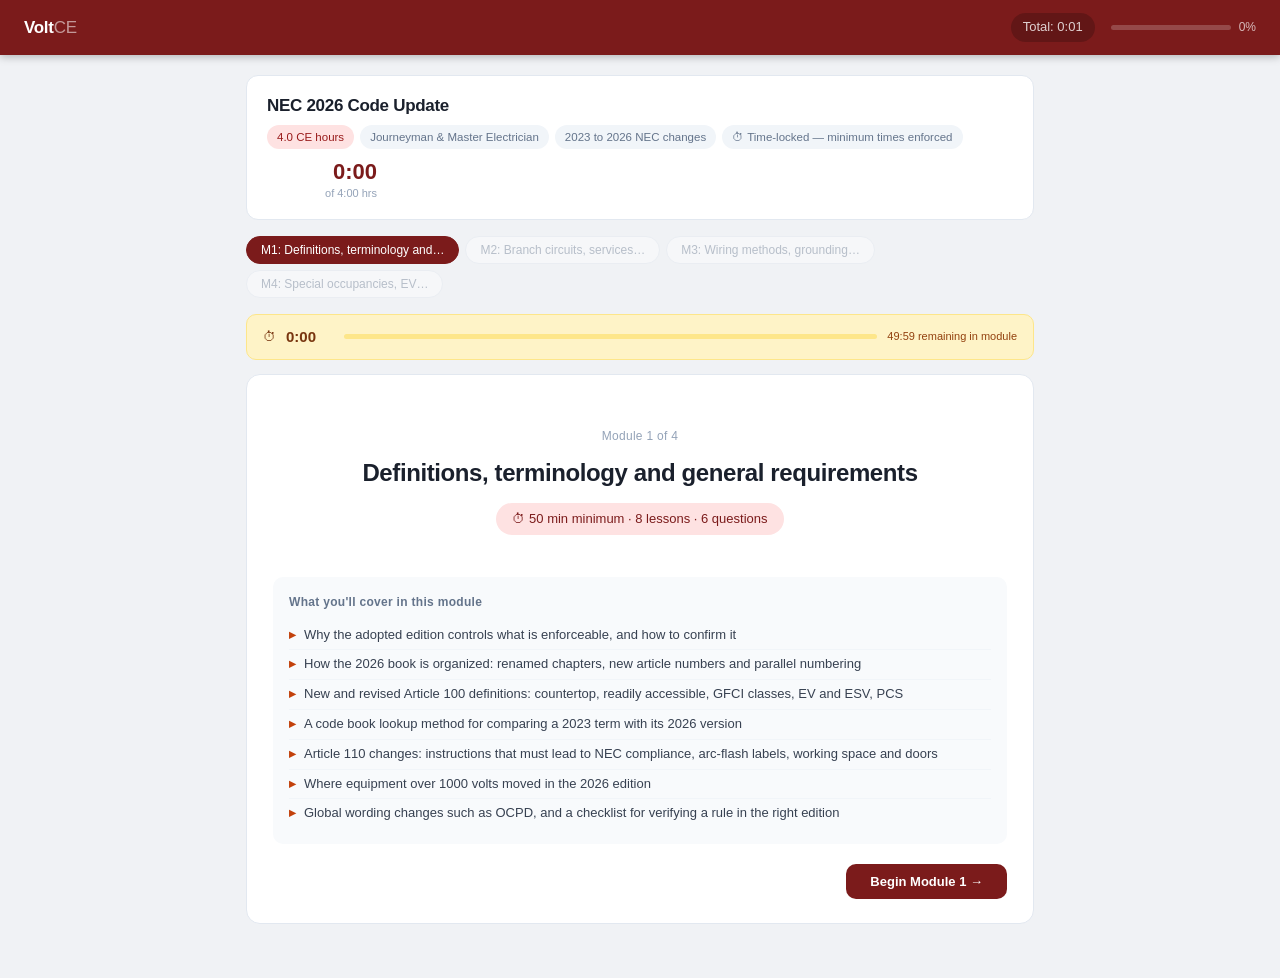
<file: course-nec-2026-code-update.html>
<!DOCTYPE html>
<html lang="en">
<head>
<meta charset="UTF-8">
<meta name="viewport" content="width=device-width, initial-scale=1.0">
<title>NEC 2026 Code Update | VoltCE</title>
<style>
*{box-sizing:border-box;margin:0;padding:0}
body{font-family:-apple-system,BlinkMacSystemFont,'Segoe UI',Roboto,sans-serif;background:#f0f2f5;color:#1a202c;font-size:15px;line-height:1.6}

/* HEADER */
.hdr{background:#7B1B1B;padding:13px 24px;display:flex;align-items:center;justify-content:space-between;position:sticky;top:0;z-index:200;box-shadow:0 2px 8px rgba(0,0,0,0.25)}
.logo{font-size:17px;font-weight:700;color:#fff;letter-spacing:-0.3px}.logo span{opacity:0.55;font-weight:300}
.hdr-right{display:flex;align-items:center;gap:16px}
.hdr-timer{font-size:13px;color:rgba(255,255,255,0.8);background:rgba(0,0,0,0.2);padding:4px 12px;border-radius:999px;font-variant-numeric:tabular-nums}
.hdr-prog{display:flex;align-items:center;gap:8px}
.prog-bg{width:120px;height:5px;background:rgba(255,255,255,0.2);border-radius:3px}
.prog-fill{height:5px;background:#F4A261;border-radius:3px;transition:width 0.5s}
.prog-pct{font-size:12px;color:rgba(255,255,255,0.7)}

/* LAYOUT */
.wrap{max-width:820px;margin:0 auto;padding:20px 16px 40px}

/* COURSE INFO BAR */
.cinfo{background:#fff;border:1px solid #e2e8f0;border-radius:12px;padding:16px 20px;margin-bottom:16px;display:flex;justify-content:space-between;align-items:flex-start;gap:12px;flex-wrap:wrap}
.cinfo-title{font-size:17px;font-weight:700;letter-spacing:-0.3px;margin-bottom:6px}
.pills{display:flex;gap:6px;flex-wrap:wrap}
.pill{font-size:11.5px;padding:3px 10px;border-radius:999px;background:#f1f5f9;color:#64748b}
.pill.red{background:#FEE2E2;color:#991B1B}
.cinfo-time{text-align:right;min-width:110px}
.cinfo-time-big{font-size:22px;font-weight:700;color:#7B1B1B;line-height:1}
.cinfo-time-lbl{font-size:11px;color:#94a3b8;margin-top:2px}

/* MODULE NAV */
.mod-nav{display:flex;gap:6px;flex-wrap:wrap;margin-bottom:16px}
.mbtn{font-size:12px;padding:6px 14px;border-radius:999px;border:1.5px solid #e2e8f0;background:#fff;color:#64748b;cursor:pointer;transition:all 0.15s;white-space:nowrap}
.mbtn.active{background:#7B1B1B;color:#fff;border-color:#7B1B1B}
.mbtn.done{background:#FEF3C7;color:#92400E;border-color:#D97706}
.mbtn.locked{opacity:0.4;cursor:not-allowed}

/* CARDS */
.card{background:#fff;border:1px solid #e2e8f0;border-radius:14px;padding:24px 26px;margin-bottom:14px}

/* VIDEO PLACEHOLDER */
.vid-wrap{background:#1a1a2e;border-radius:12px;padding:0;margin:16px 0;overflow:hidden;position:relative}
.vid-inner{display:flex;flex-direction:column;align-items:center;justify-content:center;min-height:220px;gap:12px;padding:32px}
.vid-icon{width:64px;height:64px;border-radius:50%;background:rgba(244,162,97,0.2);border:2px solid rgba(244,162,97,0.4);display:flex;align-items:center;justify-content:center}
.vid-icon svg{width:28px;height:28px;fill:#F4A261}
.vid-title{font-size:15px;font-weight:600;color:#fff;text-align:center}
.vid-sub{font-size:12px;color:rgba(255,255,255,0.5);text-align:center}
.vid-dur{display:inline-block;background:rgba(244,162,97,0.15);color:#F4A261;font-size:11px;padding:3px 10px;border-radius:999px;margin-top:4px}
.vid-url-row{display:flex;gap:8px;width:100%;max-width:420px;margin-top:8px}
.vid-url-input{flex:1;padding:8px 12px;border-radius:8px;border:1px solid rgba(255,255,255,0.15);background:rgba(255,255,255,0.08);color:#fff;font-size:12px;outline:none}
.vid-url-input::placeholder{color:rgba(255,255,255,0.3)}
.vid-url-btn{padding:8px 14px;border-radius:8px;border:none;background:#F4A261;color:#1a1a2e;font-size:12px;font-weight:600;cursor:pointer;white-space:nowrap}
.vid-frame{width:100%;aspect-ratio:16/9;border:none;display:none}

/* SLIDE CONTENT */
.slide-tag{display:flex;gap:8px;align-items:center;margin-bottom:14px;flex-wrap:wrap}
.s-num{font-size:11px;color:#94a3b8;background:#f8fafc;padding:3px 10px;border-radius:999px}
.s-pill{font-size:11px;padding:3px 10px;border-radius:999px;background:#FEE2E2;color:#991B1B}
.slide-title{font-size:20px;font-weight:700;margin-bottom:12px;letter-spacing:-0.4px;line-height:1.3}
.slide-body{font-size:14px;color:#475569;line-height:1.8;margin-bottom:4px}

/* CONTENT BLOCKS */
.keypoint{background:#FFF7ED;border-left:3px solid #C2410C;border-radius:0 10px 10px 0;padding:14px 18px;margin:16px 0;font-size:13.5px;color:#431407;line-height:1.7}
.warning{background:#FEF2F2;border-left:3px solid #991B1B;border-radius:0 10px 10px 0;padding:14px 18px;margin:16px 0;font-size:13.5px;color:#450A0A;line-height:1.7}
.info-box{background:#F0F9FF;border-left:3px solid #0369A1;border-radius:0 10px 10px 0;padding:14px 18px;margin:16px 0;font-size:13.5px;color:#0C4A6E;line-height:1.7}
.code-ref{display:inline-block;background:#FEE2E2;color:#991B1B;font-size:11px;padding:2px 8px;border-radius:6px;font-weight:600;margin:2px}

.bullets{display:flex;flex-direction:column;gap:8px;margin:14px 0}
.bi{font-size:13.5px;color:#374151;padding-left:20px;position:relative;line-height:1.7}
.bi::before{content:'';position:absolute;left:5px;top:9px;width:6px;height:6px;border-radius:50%;background:#C2410C}

.dtable{width:100%;border-collapse:collapse;font-size:13px;margin:16px 0;border-radius:10px;overflow:hidden}
.dtable th{background:#7B1B1B;color:#fff;padding:10px 14px;text-align:left;font-weight:500}
.dtable td{padding:10px 14px;border-bottom:1px solid #f1f5f9;color:#475569}
.dtable tr:nth-child(even) td{background:#fafafa}
.dtable tr:last-child td{border-bottom:none}

.def-grid{display:grid;grid-template-columns:1fr 1fr;gap:10px;margin:16px 0}
.def-card{background:#f8fafc;border-radius:10px;padding:14px;border:1px solid #e2e8f0}
.def-term{font-size:13px;font-weight:600;color:#7B1B1B;margin-bottom:5px}
.def-body{font-size:12.5px;color:#64748b;line-height:1.65}

.step-list{display:flex;flex-direction:column;gap:10px;margin:14px 0}
.step-row{display:flex;gap:14px;align-items:flex-start}
.step-num{width:30px;height:30px;min-width:30px;border-radius:50%;background:#7B1B1B;color:#fff;font-size:12px;font-weight:700;display:flex;align-items:center;justify-content:center}
.step-text{font-size:13.5px;color:#374151;line-height:1.7;padding-top:4px}

.ppe-grid{display:grid;grid-template-columns:repeat(auto-fit,minmax(170px,1fr));gap:10px;margin:14px 0}
.ppe-cat{border-radius:10px;padding:14px;border:2px solid}
.ppe-num{font-size:13px;font-weight:700;margin-bottom:3px}
.ppe-cal{font-size:12px;font-weight:600;margin-bottom:6px}
.ppe-items{font-size:11.5px;line-height:1.65;opacity:0.85}

.hierarchy{display:flex;flex-direction:column;gap:6px;margin:14px 0}
.hier-row{display:flex;align-items:center;gap:12px;padding:10px 14px;border-radius:10px}
.hier-num{font-size:13px;font-weight:700;min-width:22px}
.hier-title{font-size:13.5px;font-weight:600;margin-bottom:2px}
.hier-sub{font-size:12px;opacity:0.75}

/* TIMER OVERLAY on slide */
.slide-timer{display:flex;align-items:center;gap:8px;padding:10px 16px;background:#FFF7ED;border:1px solid #FED7AA;border-radius:10px;margin-top:16px;font-size:13px;color:#92400E}
.slide-timer .t-icon{font-size:16px}
.slide-timer .t-remaining{font-weight:600;font-variant-numeric:tabular-nums;min-width:40px}
.slide-timer .t-bar-bg{flex:1;height:4px;background:#FED7AA;border-radius:2px}
.slide-timer .t-bar-fill{height:4px;background:#C2410C;border-radius:2px;transition:width 1s linear}

/* MODULE TIMER */
.mod-timer-bar{background:#FEF3C7;border:1px solid #FDE68A;border-radius:10px;padding:10px 16px;margin-bottom:14px;display:flex;align-items:center;gap:10px;font-size:13px;color:#78350F}
.mod-timer-bar .mt-time{font-weight:700;font-variant-numeric:tabular-nums;font-size:15px;min-width:48px}
.mod-timer-bar .mt-bar-bg{flex:1;height:5px;background:#FDE68A;border-radius:3px}
.mod-timer-bar .mt-bar-fill{height:5px;background:#D97706;border-radius:3px;transition:width 1s linear}
.mod-timer-bar .mt-label{font-size:11px;color:#92400E;white-space:nowrap}

/* NAV ROW */
.nav-row{display:flex;justify-content:space-between;align-items:center;margin-top:20px;gap:8px}
.btn-prev{padding:10px 20px;border-radius:10px;border:1.5px solid #e2e8f0;background:#fff;font-size:13px;color:#374151;cursor:pointer;transition:all 0.15s}
.btn-prev:hover{border-color:#7B1B1B;color:#7B1B1B}
.btn-next{padding:10px 24px;border-radius:10px;border:none;background:#7B1B1B;color:#fff;font-size:13px;font-weight:600;cursor:pointer;transition:all 0.15s}
.btn-next:hover:not(:disabled){background:#5c1414}
.btn-next:disabled{background:#9ca3af;cursor:not-allowed}
.btn-locked-msg{font-size:12px;color:#92400E;background:#FFF7ED;border:1px solid #FED7AA;padding:6px 12px;border-radius:8px}

/* QUIZ */
.quiz-header{display:flex;align-items:center;gap:10px;margin-bottom:16px}
.quiz-prog{font-size:12px;color:#64748b;background:#f1f5f9;padding:4px 12px;border-radius:999px}
.quiz-score-live{font-size:12px;color:#92400E;background:#FFF7ED;padding:4px 12px;border-radius:999px}
.quiz-q{font-size:15.5px;font-weight:600;margin-bottom:18px;line-height:1.55;color:#1a202c}
.quiz-opts{display:flex;flex-direction:column;gap:9px;margin-bottom:16px}
.qopt{padding:13px 17px;border-radius:10px;border:1.5px solid #e2e8f0;background:#fff;font-size:14px;color:#1a202c;cursor:pointer;text-align:left;transition:all 0.15s;line-height:1.5}
.qopt:hover{border-color:#C2410C;background:#FEF2F2}
.qopt.correct{background:#F0FDF4;border-color:#16A34A;color:#14532D}
.qopt.wrong{background:#FEF2F2;border-color:#DC2626;color:#450A0A}
.fb{padding:13px 17px;border-radius:10px;font-size:13.5px;margin-bottom:14px;line-height:1.7}
.fb.correct{background:#F0FDF4;color:#14532D;border:1px solid #BBF7D0}
.fb.wrong{background:#FEF2F2;color:#450A0A;border:1px solid #FECACA}

/* RESULTS */
.results-wrap{text-align:center;padding:32px 16px}
.score-big{font-size:64px;font-weight:800;color:#7B1B1B;line-height:1;letter-spacing:-2px}
.score-sub{font-size:14px;color:#64748b;margin:6px 0 18px}
.score-badge{display:inline-block;font-size:14px;font-weight:600;padding:10px 28px;border-radius:10px;margin-bottom:18px}
.score-badge.pass{background:#F0FDF4;color:#14532D;border:1px solid #BBF7D0}
.score-badge.fail{background:#FEF2F2;color:#450A0A;border:1px solid #FECACA}
.cert-box{background:linear-gradient(135deg,#7B1B1B 0%,#C2410C 100%);border-radius:14px;padding:28px;text-align:center;margin-top:18px}
.cert-label{font-size:11px;color:rgba(255,255,255,0.6);letter-spacing:0.5px;margin-bottom:4px}
.cert-title{font-size:20px;font-weight:700;color:#fff;margin-bottom:6px}
.cert-detail{font-size:13px;color:rgba(255,255,255,0.7);line-height:1.6}
.cert-seal{font-size:48px;margin-bottom:8px}

/* MODULE INTRO */
.mod-intro{text-align:center;padding:28px 16px 14px}
.mod-label{font-size:12px;color:#94a3b8;margin-bottom:8px;letter-spacing:0.3px}
.mod-big-title{font-size:24px;font-weight:700;margin-bottom:10px;letter-spacing:-0.4px}
.mod-time-badge{display:inline-flex;align-items:center;gap:6px;font-size:13px;color:#7B1B1B;background:#FEE2E2;padding:6px 16px;border-radius:999px;margin-bottom:16px}
.mod-overview{text-align:left;background:#f8fafc;border-radius:10px;padding:16px;margin:12px 0}
.mod-overview-title{font-size:12px;font-weight:600;color:#64748b;margin-bottom:8px;letter-spacing:0.3px}
.mod-overview-item{font-size:13px;color:#374151;padding:4px 0;border-bottom:1px solid #f1f5f9;display:flex;gap:8px}
.mod-overview-item:last-child{border-bottom:none}
.mod-overview-dot{color:#C2410C;font-weight:700}

/* LOCKED MODULE */
.locked-msg{text-align:center;padding:48px 24px}
.lock-icon{font-size:52px;margin-bottom:16px}
.lock-title{font-size:20px;font-weight:700;margin-bottom:8px}
.lock-body{font-size:14px;color:#64748b;line-height:1.7}

@media(max-width:640px){
  .def-grid{grid-template-columns:1fr}
  .ppe-grid{grid-template-columns:1fr 1fr}
  .hdr-timer{display:none}
  .cinfo{flex-direction:column}
  .cinfo-time{text-align:left}
}
</style>
</head>
<body>

<div class="hdr">
  <div class="logo">Volt<span>CE</span></div>
  <div class="hdr-right">
    <div class="hdr-timer" id="total-timer">Total: 0:00:00</div>
    <div class="hdr-prog">
      <div class="prog-bg"><div class="prog-fill" id="prog-fill" style="width:0%"></div></div>
      <span class="prog-pct" id="prog-pct">0%</span>
    </div>
  </div>
</div>

<div class="wrap">
  <div class="cinfo">
    <div>
      <div class="cinfo-title">NEC 2026 Code Update</div>
      <div class="pills">
        <span class="pill red">4.0 CE hours</span>
        <span class="pill">Journeyman & Master Electrician</span>
        <span class="pill">2023 to 2026 NEC changes</span>
        <span class="pill">⏱ Time-locked — minimum times enforced</span>
      </div>
    </div>
    <div class="cinfo-time">
      <div class="cinfo-time-big" id="course-time-display">0:00</div>
      <div class="cinfo-time-lbl">of 4:00 hrs</div>
    </div>
  </div>

  <div class="mod-nav" id="mod-nav"></div>
  <div id="mod-timer-bar" style="display:none" class="mod-timer-bar">
    <span>⏱</span>
    <span class="mt-time" id="mt-time">0:00</span>
    <div class="mt-bar-bg"><div class="mt-bar-fill" id="mt-bar" style="width:0%"></div></div>
    <span class="mt-label" id="mt-label">Module time</span>
  </div>
  <div id="content"></div>
</div>

<script>
// ─── TIMING CONFIG ────────────────────────────────────────────────────────────
// Slide minimum times in seconds (students CANNOT advance before these expire)
const SLIDE_MIN = 150; // 2.5 minutes per content slide
// Module minimum times in seconds (total 4 hours)
const MOD_MINS = [50*60, 70*60, 60*60, 60*60];

// ─── COURSE DATA ─────────────────────────────────────────────────────────────
const MODULES = [
 {
  "title": "Definitions, terminology and general requirements",
  "time": "50 min",
  "modMin": MOD_MINS[0],
  "overview": [
   "Why the adopted edition controls what is enforceable, and how to confirm it",
   "How the 2026 book is organized: renamed chapters, new article numbers and parallel numbering",
   "New and revised Article 100 definitions: countertop, readily accessible, GFCI classes, EV and ESV, PCS",
   "A code book lookup method for comparing a 2023 term with its 2026 version",
   "Article 110 changes: instructions that must lead to NEC compliance, arc-flash labels, working space and doors",
   "Where equipment over 1000 volts moved in the 2026 edition",
   "Global wording changes such as OCPD, and a checklist for verifying a rule in the right edition"
  ],
  "slides": [
   {
    "tag": "M1·S1",
    "title": "Edition Basics: What 'NEC 2026' Means and Who Decides",
    "body": "NFPA 70-2026 is the 2026 National Electrical Code. This course compares it with the 2023 NEC, so every change is described as a 2023 rule followed by a 2026 rule. The Code itself says the authority having jurisdiction (AHJ) is responsible for enforcement and interpretation, which means the edition your state or municipality has adopted is the one that is enforceable on your job, not the newest edition on the shelf.",
    "bullets": [
     "90.1 states the Code's purpose as the practical safeguarding of persons and property from electrical hazards. It is a minimum safety standard, not a design manual.",
     "90.4 gives the AHJ responsibility for enforcement and for interpreting the rules. The AHJ can also approve equivalent methods and, where the Code allows it, grant special permission.",
     "Adoption is a legal act by the state or local government. A new NEC edition is published on a three year cycle, but states adopt it on their own schedule, often a year or more after publication, and some adopt it with amendments.",
     "Because adoption timing varies, a contractor working across jurisdictions may be bound by 2020, 2023 and 2026 rules in the same month.",
     "Wisconsin licensees should confirm the adopted edition and any state amendments with the Department of Safety and Professional Services (DSPS) and the local inspector before applying 2026 requirements to a permit."
    ],
    "step_list": [
     "Look up the edition your jurisdiction currently enforces (state rule or local ordinance).",
     "Check whether the AHJ has published amendments or a transition date for plan review.",
     "Write the edition on the permit application, plans and load calculation sheet.",
     "Only then use this course to see how the 2026 text would differ."
    ],
    "keypoint": "The adopted edition controls. Learn the 2026 changes, but cite and install to the edition your AHJ enforces today.",
    "info": "This course relies on published change summaries from state agencies, trade magazines and training providers, plus a checked question bank. Confirm this against the NFPA 70-2026 text and your adopted edition before using it on a job.",
    "refs": [
     "NEC 90.1",
     "NEC 90.4"
    ]
   },
   {
    "tag": "M1·S2",
    "title": "How the 2026 Book Is Organized and How Changes Are Marked",
    "body": "The 2026 NEC is a transition edition. It makes structural moves now so that the 2029 edition can be reformatted, and Annex L previews that future layout. Knowing the structural moves up front saves a lot of time, because many 'missing' 2023 rules are simply in a new article.",
    "table": {
     "h": [
      "Item",
      "2023 NEC",
      "2026 NEC (as reported)"
     ],
     "r": [
      [
       "Chapter 5 title",
       "Special Occupancies",
       "Specific Occupancies and Locations"
      ],
      [
       "Chapter 6 title",
       "Special Equipment",
       "Specific Equipment"
      ],
      [
       "Chapter 7 title",
       "Special Conditions",
       "Specific Conditions and Systems"
      ],
      [
       "Chapter 8",
       "Communication Systems, independent of Chapters 1 to 7 unless referenced",
       "Communication Systems, Outside and Entering Buildings; its independence is removed, so Chapters 1 to 4 apply unless modified"
      ],
      [
       "Listing and reconditioned equipment",
       "Listing language scattered by article",
       "Listing generally in subsection .2 and reconditioned equipment in subsection .3 across articles (for example 334.2)"
      ],
      [
       "Annex L",
       "No preview of a future layout",
       "Previews the reformatted organization planned for the 2029 NEC"
      ]
     ]
    },
    "bullets": [
     "Limited-energy installation rules are consolidated in Chapter 7 (Articles 720 to 760), and communications content moves there as well.",
     "The front matter of the 2026 book explains how new and revised text is marked. Find that legend now so you can spot changes quickly in the body.",
     "Do not assume a change bar means a technical change. Some marked text is only a move or a rewording."
    ],
    "keypoint": "Start every 2026 lookup with the table of contents. If a 2023 section seems to be missing, it probably moved, not vanished.",
    "info": "Chapter renames come from the Minnesota DLI summary and the checked question bank. Chapter 8 and .2/.3 numbering are supported by several articles. Confirm this against the NFPA 70-2026 text and your adopted edition before using it on a job.",
    "refs": [
     "NEC 90.3 (2026)",
     "NEC Annex L (2026)",
     "NEC 334.2 (2026)"
    ]
   },
   {
    "tag": "M1·S3",
    "title": "Article 100: Countertop, Work Surface, Readily Accessible and GFCI Classes",
    "body": "Article 100 holds terms used in more than one article, so a small wording change here can change the answer in Articles 210, 404, 406 and others without any change to those articles. The 2023 list is the baseline. The terms below are the ones reported as changed in the 2026 edition.",
    "table": {
     "h": [
      "Term",
      "2023 NEC",
      "2026 NEC (as reported)",
      "Why it matters"
     ],
     "r": [
      [
       "Countertop",
       "Definition did not name beverage preparation or serving as reported",
       "Includes surfaces used for beverage preparation or serving",
       "Affects where receptacles are required or prohibited at counters and bars"
      ],
      [
       "Work surface",
       "Not distinguished in this way in the sources",
       "Dry use surfaces for tasks other than food or beverage preparation or serving",
       "Separates work benches from counters"
      ],
      [
       "Accessible, readily",
       "Less detailed",
       "Reachable quickly without tools (other than a key), climbing, removing obstacles or using portable ladders",
       "Disconnect and equipment locations"
      ],
      [
       "Ground-fault circuit interrupter",
       "GFCI, with special-purpose GFCI as a separate idea",
       "'Class A' added as an alternate term for the traditional GFCI (about 4 to 6 mA trip). Class C, D and E special-purpose GFCIs (SPGFCI) are defined (UL 943C)",
       "Class C is the type cited for listed HVAC equipment in 210.8(F)"
      ]
     ]
    },
    "keypoint": "When a rule seems to have changed but the article text looks the same, check Article 100 first.",
    "info": "Definitions are reported by the Minnesota DLI summary, EC&M and IAEI. Confirm this against the NFPA 70-2026 text and your adopted edition before using it on a job.",
    "refs": [
     "NEC Article 100 (2026)",
     "NEC 210.8(F) (2026)"
    ]
   },
   {
    "tag": "M1·S4",
    "title": "Article 100: Vehicles, Power Control, Limited-Energy and OCPD",
    "body": "A second group of definition changes supports the new and relocated articles you will see later in the course. They define which article governs a vehicle charger, how load-managing equipment is described, and how all low-energy cables are grouped.",
    "def_grid": [
     {
      "term": "Electric vehicle (EV) and ESV",
      "body": "The EV definition covers on-road automotive-type vehicles, including plug-in hybrids, and goes to Article 625. Other self-propelled electric vehicles such as forklifts, golf carts, electric boats and farm equipment are 'ESV' and go to new Article 624."
     },
     {
      "term": "Energy management system (EMS) and power control system (PCS)",
      "body": "Sources agree that EMS and PCS are both defined and that Article 130 and 120.7 were built around them. A PCS monitors and controls power and can prevent overloads, and is listed (UL 3141 is cited). One source describes 120.7 as renaming EMS to PCS, so read the actual definitions."
     },
     {
      "term": "Cable, limited-energy",
      "body": "A new umbrella term covering Class 2, 3 and 4 (including fault-managed power), communications, CATV, optical fiber and fire alarm cables. 'Limited-energy system' was also revised."
     },
     {
      "term": "OCPD",
      "body": "The acronym for overcurrent protective device is used throughout the book (over 700 times, per one summary). 'AC' is added in rules that apply only to alternating current."
     }
    ],
    "bullets": [
     "The 2023 definition of EMS described a system that monitors and/or controls. The 2026 EMS must do both.",
     "The umbrella cable term exists largely because 'low voltage' and 'power limited' no longer describe Class 4 fault-managed power."
    ],
    "keypoint": "Definitions now decide article selection: EV goes to 625, ESV goes to 624, and load-managing equipment is tested against EMS and PCS.",
    "info": "The EMS and PCS descriptions differ between sources. Confirm this against the NFPA 70-2026 text and your adopted edition before using it on a job.",
    "refs": [
     "NEC Article 100 (2026)",
     "NEC 120.7 (2026)",
     "NEC 130.2 (2026)",
     "NEC Article 624 (2026)"
    ]
   },
   {
    "tag": "M1·S5",
    "title": "Lookup Exercise: Comparing Three Terms Between Editions",
    "body": "In this exercise you use the index of the 2026 book, then Article 100, to compare a term with its 2023 version. The method matters more than the answer: find the term, find the section, read the definition, then decide whether the change alters how a rule is applied. Work with your 2023 book open next to the 2026 book.",
    "step_list": [
     "Pick the term and look it up in the index of each book. Write down the page, the section and whether it is in Article 100 or an article-specific definition section (many articles have a .2 or definitions section).",
     "Read both definitions slowly. Mark added words, deleted words and moved words.",
     "Write one sentence describing what changed in plain language.",
     "Name one rule that uses the term and say whether its application changes.",
     "Check cross references: does the 2026 definition point to a different article?"
    ],
    "table": {
     "h": [
      "Term to look up",
      "Where to look in 2026",
      "What the sources report",
      "Scope effect to discuss"
     ],
     "r": [
      [
       "Countertop",
       "Article 100",
       "Beverage preparation or serving added",
       "A bar or beverage counter now counts for receptacle placement and for the 210.52(C)(4) prohibited locations"
      ],
      [
       "Readily accessible",
       "Article 100",
       "Hierarchy: no tools other than a key, no climbing, no obstacles, no portable ladders",
       "A disconnect behind a locked gate is fine with a key but not one reached with a ladder"
      ],
      [
       "Electric vehicle",
       "Article 100, then 625 and 624",
       "EV limited to on-road vehicles; ESV goes to Article 624",
       "A forklift charger is not an Article 625 installation"
      ]
     ]
    },
    "keypoint": "A definition change alters the scope of every rule that uses the term. Always read the rule and the term together.",
    "info": "Students use their own copies to confirm the wording. Record anything that differs from this table. Confirm this against the NFPA 70-2026 text and your adopted edition before using it on a job.",
    "refs": [
     "NEC Article 100 (2026)",
     "NEC 90.3 (2026)"
    ]
   },
   {
    "tag": "M1·S6",
    "title": "Article 110: Instructions, Arc-Flash Labels and Servicing",
    "body": "Article 110 holds the general rules for equipment, so 2026 changes here touch almost every job. The 2023 baseline is 110.3 (listed and labeled equipment), 110.14 (terminations) and 110.26 (working space). The first group of 2026 changes is about instructions and labels.",
    "table": {
     "h": [
      "Section",
      "2023 NEC",
      "2026 NEC (as reported)"
     ],
     "r": [
      [
       "110.3(B)",
       "Unclear whether listing or labeling instructions or the NEC controlled",
       "Instructions must result in an installation and use that complies with the NEC. They may add requirements but cannot reduce them (for example they cannot waive a GFCI requirement). Instructions may be printed, a QR code or a link"
      ],
      [
       "110.16",
       "General arc-flash warning requirement, scoped to service and feeder-supplied equipment rated 1200 A or more (per one source)",
       "Generic warning removed; label shows nominal system voltage, arc-flash boundary, incident energy or minimum PPE level, and date of the assessment. Wider list of equipment is reported (switchboards, switchgear, enclosed panelboards, industrial control panels, meter socket enclosures, motor control centers)"
      ],
      [
       "110.17",
       "Title included 'and maintenance'",
       "Title drops 'and maintenance', limiting scope to installation-related servicing"
      ]
     ]
    },
    "bullets": [
     "110.14 on terminations and 110.3 on listed equipment remain the starting point for any equipment question.",
     "The arc-flash label content lines up with NFPA 70E, so the label date shows when the assessment was done.",
     "The label requirement is for equipment other than dwelling units."
    ],
    "keypoint": "Manufacturer instructions can never lower an NEC requirement. If instructions conflict with the Code, the stricter rule controls.",
    "info": "110.16 details come from several summaries that describe the equipment list differently. Confirm this against the NFPA 70-2026 text and your adopted edition before using it on a job.",
    "refs": [
     "NEC 110.3(B) (2026)",
     "NEC 110.14 (2026)",
     "NEC 110.16 (2026)",
     "NEC 110.17 (2026)"
    ]
   },
   {
    "tag": "M1·S7",
    "title": "Article 110: Working Space, Doors and Equipment Over 1000 Volts",
    "body": "Working space is a frequent inspection failure, and 2026 clarifies how equipment doors are treated. The baseline is 110.26 with Table 110.26(A)(1). The second major question for this lecture is whether requirements for equipment over 1000 volts stayed in Article 110 and Chapter 4.",
    "table": {
     "h": [
      "Topic",
      "2023 NEC",
      "2026 NEC (as reported)"
     ],
     "r": [
      [
       "Equipment doors and egress (110.26)",
       "Wording about doors was less specific",
       "Egress is evaluated with doors open to 90 degrees even if they can open further or be removed (one summary); another describes it as assessing obstruction regardless of position, removability or swing. Required egress is at least 24 in. wide and 6.5 ft high. Language added for enclosed live parts"
      ],
      [
       "Large equipment (110.26(C)(2))",
       "Applied to service disconnects, 1200 A or more and over 6 ft wide",
       "Extended to service and feeder disconnecting means, with a reference to 225.33(A) for feeder disconnects in a single location"
      ],
      [
       "Over 1000 V equipment",
       "Medium-voltage text was spread across several articles, including Article 235",
       "New articles gather the text: 245 (overcurrent), 265 to 268 (circuits, feeders, services), 270 (grounding and bonding), 305 (wiring methods), 315 (conductors) and 495 (equipment). Article 235 is deleted"
      ]
     ]
    },
    "bullets": [
     "Listing for Article 495 equipment is phased in: January 1, 2029 for equipment up to 15,000 V and January 1, 2032 for over 15,000 V up to 52,000 V.",
     "Practical check: open the door fully on paper, then measure the clear path and working space with the door in the position the Code uses.",
     "Reference to 110.29 supports the 'within sight' idea used later in service and feeder disconnect rules."
    ],
    "keypoint": "Doors and equipment layout are evaluated against the Code position, not the position that happens to be convenient on site.",
    "info": "Door position wording differs between sources. Confirm this against the NFPA 70-2026 text and your adopted edition before using it on a job.",
    "refs": [
     "NEC 110.26 (2026)",
     "NEC 110.26(C)(2) (2026)",
     "NEC Article 495 (2026)",
     "NEC Article 268 (2026)",
     "NEC Article 270 (2026)"
    ]
   },
   {
    "tag": "M1·S8",
    "title": "Global Terminology: Common Errors and a Verification Checklist",
    "body": "A single wording change repeated across the book can change how an inspector reads a rule, and the most common comparison error is using a 2023 interpretation or section number without checking the 2026 text. The table lists 2023 locations that no longer match.",
    "table": {
     "h": [
      "Topic",
      "2023 location",
      "2026 location (as reported)"
     ],
     "r": [
      [
       "Load calculations",
       "Article 220",
       "Article 120 (for example 220.82 became 120.82 and 220.41 became 120.41)"
      ],
      [
       "Energy management systems",
       "Article 750",
       "Article 130 (Article 750 number reused for limited-energy grounding and bonding)"
      ],
      [
       "Non-power-limited remote-control and signaling circuits",
       "300.26",
       "New Article 206"
      ],
      [
       "Dwelling emergency disconnect",
       "230.85",
       "Merged into 230.70"
      ],
      [
       "Snap switches, dimmers and electronic control switches",
       "Article 404",
       "Part III of expanded Article 406"
      ],
      [
       "Fire resistive cable systems",
       "Article 728",
       "Article 772"
      ],
      [
       "Optical fiber and communications circuits",
       "Articles 770 and 805",
       "Deleted; content moves to limited-energy articles (720 to 723)"
      ],
      [
       "Hazardous location bonding",
       "501.30, 502.30, 503.30",
       "New 500.30"
      ]
     ]
    },
    "step_list": [
     "Write the section number from your source (plan note, training slide, older permit).",
     "Find the topic in the 2026 table of contents or index rather than guessing the new number.",
     "Read the 2026 text and compare it with the 2023 text word by word.",
     "Check Article 100 for any changed term used in the rule.",
     "Record the edition and section on your documents.",
     "If the sources conflict, ask the AHJ which text they enforce."
    ],
    "keypoint": "Never carry a section number between editions. Re-find the rule every time, and record the edition beside every citation.",
    "info": "Relocations are reported by EC&M, IAEI, the Minnesota DLI summary and Texas municipal summaries. Confirm this against the NFPA 70-2026 text and your adopted edition before using it on a job.",
    "refs": [
     "NEC 90.4",
     "NEC Article 100 (2026)",
     "NEC Article 120 (2026)",
     "NEC Article 130 (2026)"
    ]
   }
  ],
  "quiz": [
   {
    "q": "The 2026 NEC 514.11(A) emergency disconnect text now includes:",
    "opts": [
     "Only the dispensers themselves",
     "Electric vehicle chargers in dwellings",
     "Overhead lighting only",
     "Receptacles over or adjacent to motor fuel dispensers in classified locations"
    ],
    "correct": 3,
    "explain": "2026: 514.11(A) now includes receptacles over or adjacent to motor fuel dispensers located in classified locations. The summaries do not state the 2023 text. [NEC 514.11(A) (2026)]"
   },
   {
    "q": "Under the revised 2026 definition of 'readily accessible,' reaching the item must NOT require:",
    "opts": [
     "Using a key to unlock the enclosure",
     "Climbing or using a portable ladder, or removing obstacles",
     "Walking to the equipment location",
     "Reading a nearby identification label"
    ],
    "correct": 1,
    "explain": "2026: the definition is a hierarchy; the item must be reachable quickly without tools (other than a key), climbing, removing obstacles, or portable ladders. A key is therefore still allowed. The 2023 definition was less detailed. [NEC Art. 100 'Accessible, Readily' (2026)]"
   },
   {
    "q": "In the 2026 NEC, a traditional 4-6 mA personnel-protection GFCI is also called a:",
    "opts": [
     "Class C SPGFCI",
     "Class E SPGFCI",
     "Class D SPGFCI",
     "Class A GFCI"
    ],
    "correct": 3,
    "explain": "Per Minnesota DLI's change summary, EC&M ('Key Revisions to Chapter 2'), IAEI Magazine and Interstates, the 2026 Article 100 adds Class A as an alternate term and defines Class C, D and E SPGFCIs. Class C is the one cited for HVAC under 210.8(F). [NEC Art. 100 (2026)]"
   },
   {
    "q": "Under the 2026 NEC, how does Chapter 8 relate to Chapters 1 through 4?",
    "opts": [
     "Chapter 8 was deleted entirely",
     "Chapter 8 is still independent of Chapters 1-7 unless specifically referenced",
     "Chapter 8 is no longer independent; the general rules in Chapters 1-4 apply to it",
     "Chapter 8 now overrides Chapters 1-4"
    ],
    "correct": 2,
    "explain": "Per Minnesota DLI's 2026 change summary, IAEI Magazine, Belden and Electrical Contractor magazine, the independence of Chapter 8 was removed (described as among the biggest structural changes in 50+ years). Limited-energy content is consolidated in Chapter 7 (Arts. 720-760). [NEC 90.3 (2026); 90.3 (2023)]"
   },
   {
    "q": "Which occupancy is newly added to the 2026 surge-protection requirements for sleeping quarters?",
    "opts": [
     "Parking garages",
     "Sleeping quarters in fire, police, ambulance, rescue and ranger stations",
     "Warehouses",
     "Retail stores"
    ],
    "correct": 1,
    "explain": "Per EC&M 'Key Revisions to Chapter 2' (230.67(A) item 5 new), RectorSeal's 2026 SPD article, the Texas summary (emergency responder sleeping areas) and Minnesota DLI's FAQ (10 kA In, Type 1 or 2). [NEC 215.18, 230.67(A) (2026)]"
   },
   {
    "q": "A battery-electric golf cart or forklift is treated under the 2026 NEC as:",
    "opts": [
     "An electric self-propelled vehicle covered by Article 624",
     "An electric vehicle covered by Article 625",
     "Covered by Article 480 only",
     "Outside the scope of the NEC"
    ],
    "correct": 0,
    "explain": "IAEI Magazine's EV infrastructure article (EV vs ESV definitions) and Minnesota DLI's change summary (Article 624 is for vehicles not meeting the Article 100 EV definition) both support this. EC&M adds that Article 624 includes forklifts, golf carts and electric boats. [NEC Art. 100, 624, 625 (2026)]"
   }
  ]
 },
 {
  "title": "Branch circuits, services and load calculations",
  "time": "70 min",
  "modMin": MOD_MINS[1],
  "overview": [
   "Article 210 at a glance: the 2023 baseline for GFCI, AFCI and continuous load sizing, and what changed",
   "Outdoor and HVAC GFCI rules in 210.8(F): the 60 ampere threshold and Class C SPGFCI",
   "Garages, accessory buildings, dormitories and servicing receptacles",
   "Dwelling receptacle layout: fixed cabinets, 24 inch rules and prohibited locations",
   "A four-scenario GFCI comparison between the 2023 and 2026 books",
   "Services: the service disconnect moves outdoors and 230.85 is folded into 230.70",
   "Markings, plaques, remote control devices, feeder disconnects and surge protection",
   "The dwelling load calculation step by step, and how it reads in Article 120"
  ],
  "slides": [
   {
    "tag": "M2·S1",
    "title": "Article 210 Overview: Baseline and What Changed",
    "body": "Article 210 is where most electricians feel a Code cycle first. The 2023 baseline you carry into the comparison is 210.8 (GFCI protection), 210.12 (AFCI protection) and 210.19 and 210.20 (conductor and overcurrent device sizing, including continuous loads). Compare each paragraph against the 2026 text, using the list below as a map of what the sources report.",
    "table": {
     "h": [
      "Section",
      "Topic",
      "Reported 2026 change"
     ],
     "r": [
      [
       "210.8 notes and 210.8(F)",
       "GFCI and special-purpose GFCI",
       "Informational note on HF and HF+ marked Class A GFCIs; outdoor outlet threshold up to 60 A; Class C SPGFCI exception for listed HVAC equipment"
      ],
      [
       "210.8(A)(2), (A)(3)",
       "Garages and accessory buildings",
       "Separated into two items; the grade-level floor qualifier is removed for accessory buildings"
      ],
      [
       "210.12(E)",
       "AFCI for existing circuits",
       "A listed outlet branch-circuit AFCI may be placed at the first receptacle or switch of the existing circuit"
      ],
      [
       "210.17",
       "Guest rooms with cooking",
       "Dormitories added to the list that follows dwelling unit branch-circuit rules"
      ],
      [
       "210.52, 210.70",
       "Receptacles and lighting outlets",
       "Fixed cabinet, 24 in. rules, prohibited locations list and a closet laundry lighting exception"
      ],
      [
       "210.63, 422.12",
       "HVAC servicing receptacle",
       "Load-side connection restriction removed; new 422.12 Exception No. 2"
      ]
     ]
    },
    "bullets": [
     "Continuous loads are still sized at 125 percent for branch-circuit conductors and overcurrent devices under 210.19 and 210.20. The sources reviewed did not report a change to that rule, so use it as your baseline check for every circuit below.",
     "Keep in mind that Article 625 now contains its own GFCI rule for permanently wired EV equipment, covered in Module 4."
    ],
    "keypoint": "Build a one-page map of every 2026 Article 210 change before you start. Then read each paragraph itself.",
    "info": "Items rest on the Minnesota DLI summary, EC&M and IAEI. The continuous-load statement is a baseline, not a reported change. Confirm this against the NFPA 70-2026 text and your adopted edition before using it on a job.",
    "refs": [
     "NEC 210.8 (2026)",
     "NEC 210.12 (2026)",
     "NEC 210.19 (2026)",
     "NEC 210.20 (2026)"
    ]
   },
   {
    "tag": "M2·S2",
    "title": "210.8(F): Outdoor Outlets, 60 Amperes and Class C SPGFCI",
    "body": "The outdoor dwelling unit outlet rule in 210.8(F) changed in two ways. The ampere threshold increased, and the way listed HVAC equipment is handled moved from a temporary exception to a defined option using a Class C special-purpose GFCI. This is a good place to see how Article 100 definitions and Article 210 work together.",
    "table": {
     "h": [
      "Item",
      "2023 NEC",
      "2026 NEC (as reported)"
     ],
     "r": [
      [
       "Outdoor outlet threshold",
       "Outdoor dwelling unit outlets rated 50 A or less",
       "60 A or less, for single-phase branch circuits at 150 V or less to ground"
      ],
      [
       "Listed HVAC equipment",
       "A temporary exception; sources differ on when it ends (one cites September 1, 2026)",
       "Exception No. 3 permits a listed Class C SPGFCI to protect listed HVAC equipment"
      ],
      [
       "Marking at the disconnect",
       "None for this exception",
       "The HVAC disconnect is marked to say Class C SPGFCI protection is provided for the HVAC unit (exact wording per the Minnesota DLI summary)"
      ],
      [
       "High-frequency tolerance",
       "No mention",
       "Informational note: Class A GFCIs marked HF or HF+ are recognized for inverter-driven equipment"
      ]
     ]
    },
    "bullets": [
     "Non-readily-accessible outlets and outdoor lighting outlets are not covered by 210.8(F).",
     "Four HVAC outlet options appear in one source: Class A, Class A marked HF or HF+, Class C, and Class C marked HF or HF+.",
     "IAEI also reports that GFCI protection for certain appliances such as refrigerators and HVAC must be identified as HF starting January 1, 2029 (422.5(C)). Treat this as a future date to confirm."
    ],
    "step_list": [
     "Is the outlet outdoors at a dwelling unit?",
     "Is the circuit single-phase at 150 V or less to ground, and rated 60 A or less?",
     "If it serves listed HVAC equipment, is a Class C SPGFCI used, and is the disconnect marked?",
     "Record the edition used and the paragraph (210.8(F) or 210.8(F) Exception No. 3)."
    ],
    "keypoint": "Raise the outdoor threshold to 60 A in 2026, and use Class C SPGFCI only for listed HVAC equipment with the required marking.",
    "warning": "Timing of the older HVAC exception differs between sources. Read the exception text in your adopted edition before using it.",
    "info": "The 60 A threshold appears in the Minnesota DLI summary and the checked bank. The Class C wording and dates are reported inconsistently. Confirm this against the NFPA 70-2026 text and your adopted edition before using it on a job.",
    "refs": [
     "NEC 210.8(F) (2026)",
     "NEC 210.8 (2026)",
     "NEC 422.5(C) (2026)"
    ]
   },
   {
    "tag": "M2·S3",
    "title": "Garages, Accessory Buildings, Dormitories and Servicing Receptacles",
    "body": "Several smaller 210 changes close gaps that inspectors and installers argued about under the 2023 text. They share a theme: remove a qualifier that no longer matched the hazard, or add an occupancy that was missing.",
    "def_grid": [
     {
      "term": "210.8(A)(2) and (A)(3)",
      "body": "2023: one item covered garages and accessory buildings with a floor at or below grade. 2026: garages are item (2); accessory buildings not intended as habitable rooms and limited to storage, work and similar uses are item (3), and the grade-level qualifier is removed. Elevation does not remove the shock hazard. Habitable areas in or above a garage are treated like habitable accessory building areas."
     },
     {
      "term": "210.17",
      "body": "2023: guest rooms and suites with permanent cooking provisions in hotels, motels, assisted living and similar occupancies had to meet dwelling unit branch-circuit rules. 2026: dormitories are added. Read the full list in 210.17."
     },
     {
      "term": "210.63",
      "body": "2023: the servicing receptacle for HVAC and refrigeration equipment could not be on the load side of the equipment disconnect. 2026: that restriction is removed, which resolves conflicts when the disconnect is in a separate structure."
     },
     {
      "term": "422.12 Exception No. 2",
      "body": "New. Servicing receptacles (210.63(A)) and servicing lighting outlets (210.70(C)) may be supplied from the equipment branch circuit."
     },
     {
      "term": "210.12(E)",
      "body": "A listed outlet branch-circuit AFCI used to protect an existing circuit may be at the first receptacle or switch of that circuit."
     }
    ],
    "bullets": [
     "Worked check: a detached 20 by 24 ft workshop with a raised wood floor used for storage and tools. Under the 2023 text as described, the grade-level qualifier could take it outside item (2). Under 2026 it falls in 210.8(A)(3).",
     "A servicing receptacle on the load side of an HVAC disconnect is now not excluded by 210.63."
    ],
    "keypoint": "Remove the floor-elevation excuse: in 2026 the use of the accessory building, not its floor height, decides GFCI protection.",
    "info": "The accessory building and dormitory items rest on one or two sources each. Confirm this against the NFPA 70-2026 text and your adopted edition before using it on a job.",
    "refs": [
     "NEC 210.8(A) (2026)",
     "NEC 210.17 (2026)",
     "NEC 210.63 (2026)",
     "NEC 422.12 (2026)",
     "NEC 210.12(E) (2026)"
    ]
   },
   {
    "tag": "M2·S4",
    "title": "Dwelling Receptacle Layout and Lighting Outlet Changes",
    "body": "Kitchen and counter receptacle rules were reworded in 2026 to remove common conflicts. Read these changes next to the revised Article 100 definition of countertop, since the definition now includes beverage preparation and serving.",
    "table": {
     "h": [
      "Section",
      "2023 NEC",
      "2026 NEC (as reported)"
     ],
     "r": [
      [
       "210.52(A)(2) wall space",
       "Only fixed cabinets without countertops or work surfaces were excluded from the measurement",
       "Any fixed cabinet is excluded"
      ],
      [
       "210.52(A)(5)",
       "No reported allowance on cabinet walls",
       "Receptacles on the walls of cabinets supporting a countertop are allowed only if not less than 24 in. beneath the countertop"
      ],
      [
       "210.52(C)(4)",
       "No consolidated list in the sources",
       "New list of prohibited receptacle locations, including within 24 in. of the countertop surface (measured from the nearest surface edge), such as walls that extend from base cabinets"
      ],
      [
       "Island or peninsula",
       "No reported rule",
       "Receptacle outlets are prohibited within 24 in. vertically below the countertop surface, with an exception for receptacles in drawers under countertops"
      ],
      [
       "210.70(A)(1) Exception No. 3",
       "Switch-controlled lighting outlet in laundry areas",
       "A lighting outlet outside the laundry area may serve a laundry located in a closet"
      ]
     ]
    },
    "step_list": [
     "Draw the kitchen with the countertop and the island or peninsula.",
     "Mark the 24 in. zone below the countertop surface and along adjacent walls.",
     "Place required receptacles outside the zone, or in a drawer where the exception applies.",
     "Confirm countertop receptacle spacing is still met without the prohibited locations."
    ],
    "keypoint": "Draw the 24 in. zone before you rough in. The prohibited locations list can move a receptacle that used to be acceptable.",
    "info": "The island exception rests on two Texas municipal summaries. Confirm this against the NFPA 70-2026 text and your adopted edition before using it on a job.",
    "refs": [
     "NEC 210.52(A) (2026)",
     "NEC 210.52(C)(4) (2026)",
     "NEC 210.70(A)(1) (2026)",
     "NEC Article 100 (2026)"
    ]
   },
   {
    "tag": "M2·S5",
    "title": "Lookup Exercise: Four GFCI Scenarios, Part 1",
    "body": "Resolve each scenario under the 2023 book first, using 210.8(A) for dwelling unit locations and 210.8(F) for outdoor outlets. Then repeat with the 2026 book and record the paragraph in each edition. This slide covers scenarios 1 and 2; the next slide completes them.",
    "table": {
     "h": [
      "Scenario",
      "2023 answer (as described)",
      "2026 answer (as reported)",
      "Changed?"
     ],
     "r": [
      [
       "1. Outdoor 120/240 V, 60 A receptacle on the side of a house, for a welder",
       "Outdoor outlet rule applies to 50 A or less, so this 60 A outlet is not covered by 210.8(F)",
       "Covered: 60 A or less at 150 V or less to ground, so GFCI protection is required under 210.8(F)",
       "Yes"
      ],
      [
       "2. Detached storage shed with a raised wood floor, two 15 A receptacles inside",
       "The accessory building item referred to floors at or below grade, so a raised floor was outside that item",
       "210.8(A)(3) covers accessory buildings limited to storage, work and similar uses without the floor qualifier, so GFCI is required",
       "Yes"
      ]
     ]
    },
    "step_list": [
     "Scenario 1: confirm the voltage to ground (120 V on a 120/240 V system) and the ampere rating (60 A).",
     "Locate 210.8(F) in each book and read the number. Record 50 A in 2023 and 60 A in 2026.",
     "Scenario 2: find the accessory building item in 210.8(A) of each book.",
     "Record which book has the floor qualifier, and write the paragraph number for each answer."
    ],
    "keypoint": "A rating or a qualifier is the whole answer. Read the number in the paragraph rather than relying on memory.",
    "info": "Scenario answers rest on the Minnesota DLI summary and FAQ. Confirm this against the NFPA 70-2026 text and your adopted edition before using it on a job.",
    "refs": [
     "NEC 210.8(A) (2026)",
     "NEC 210.8(F) (2026)",
     "NEC 210.8(F) (2023)"
    ]
   },
   {
    "tag": "M2·S6",
    "title": "Lookup Exercise: Four GFCI Scenarios, Part 2 and Review",
    "body": "Scenarios 3 and 4 show a case where the available protection method changes and a case where the answer stays the same. After resolving them, the group reviews every scenario whose answer differs between editions.",
    "table": {
     "h": [
      "Scenario",
      "2023 answer (as described)",
      "2026 answer (as reported)",
      "Changed?"
     ],
     "r": [
      [
       "3. Outdoor outlet for a listed air conditioner condenser at a dwelling",
       "A temporary exception applied to listed HVAC equipment; timing differs between sources",
       "Exception No. 3 permits a listed Class C SPGFCI, with marking at the HVAC disconnect. A Class A GFCI is also an option",
       "Method changes"
      ],
      [
       "4. Bathroom receptacle in a dwelling unit",
       "GFCI protection required under 210.8(A)",
       "No change reported; GFCI protection still required",
       "No"
      ]
     ]
    },
    "step_list": [
     "Scenario 3: find 210.8(F) and its exceptions in each book and read the exception text, noting whether a date appears.",
     "Check Article 100 for Class C SPGFCI and read the HVAC disconnect marking requirement.",
     "Scenario 4: confirm the bathroom item is still in 210.8(A) and record the item number in both editions.",
     "Complete the review: list scenarios 1, 2 and 3 as changed, scenario 4 as unchanged, and write why each changed (threshold, qualifier, new option)."
    ],
    "bullets": [
     "Discussion: a scenario whose answer is the same in both editions is still worth recording, because it proves you read the 2026 text.",
     "Discussion: would a Class A GFCI marked HF or HF+ be a better choice for inverter-driven condensers?"
    ],
    "keypoint": "Record both answers and both paragraph numbers for every scenario. The difference between them is the change.",
    "info": "Scenario 3 rests on sources that disagree on dates. Scenario 4 is a no-change check. Confirm this against the NFPA 70-2026 text and your adopted edition before using it on a job.",
    "refs": [
     "NEC 210.8(A) (2026)",
     "NEC 210.8(F) (2026)",
     "NEC Article 100 (2026)"
    ]
   },
   {
    "tag": "M2·S7",
    "title": "Article 230: Service Disconnect Moves Outdoors and 230.85 Is Folded In",
    "body": "The baseline from 2023 is 230.85 (emergency disconnect at one- and two-family dwellings), 230.67 (surge protection) and 230.79 (rating of service disconnecting means), with 230.42 for service conductor sizing. The 2026 NEC rewrites the service disconnect location rule for dwellings and deletes 230.85 by moving its content into 230.70.",
    "table": {
     "h": [
      "Topic",
      "2023 NEC",
      "2026 NEC (as reported)"
     ],
     "r": [
      [
       "Service disconnect at one- and two-family dwellings",
       "Could be inside nearest the point of entry; an outdoor emergency disconnect was separately required under 230.85",
       "230.70(A)(1): readily accessible outdoor location on or within sight of the dwelling (110.29). Exception allows a remote disconnect if an emergency disconnect is installed under 225.41"
      ],
      [
       "230.85",
       "Required outdoor emergency disconnect for one- and two-family dwellings",
       "Deleted; content moves into 230.70 (location, markings, plaque)"
      ],
      [
       "Utility disconnect",
       "Sometimes used as the emergency disconnect",
       "A utility disconnect no longer counts as the emergency disconnect unless it complies (Minnesota DLI)"
      ]
     ]
    },
    "bullets": [
     "'Within sight' is the Article 100 idea of visible and not more than 50 ft away.",
     "230.42 service conductor sizing is still the first check when load or equipment changes, and its load input now comes from Article 120.",
     "Check whether the Article 230 parts changed order: the sources report 230.46 (SVC marking note), 230.68 (fire pump meter sockets) and 230.82 (list reorganized)."
    ],
    "keypoint": "In 2026 the dwelling service disconnect goes outdoors and does the emergency job, so the separate 230.85 emergency disconnect is gone.",
    "warning": "Do not cite 230.85 on a 2026 permit. The section was deleted, and its content now sits in 230.70.",
    "info": "The service disconnect change is supported by EC&M, IAEI, Minnesota DLI and Electrical Contractor magazine. Confirm this against the NFPA 70-2026 text and your adopted edition before using it on a job.",
    "refs": [
     "NEC 230.42 (2026)",
     "NEC 230.70 (2026)",
     "NEC 230.79 (2026)",
     "NEC 230.85 (2023)",
     "NEC 225.41 (2026)"
    ]
   },
   {
    "tag": "M2·S8",
    "title": "Markings, Plaques, Remote Controls, Feeder Disconnects and Surge Protection",
    "body": "Once the service disconnect is outdoors, the Code needs rules for how it is marked, how other sources are identified and how a separate building feeder is handled. This slide also covers the expanded surge protection requirements in 215.18 and 230.67.",
    "def_grid": [
     {
      "term": "230.70(B) marking",
      "body": "The disconnect enclosure is marked on the front with 'EMERGENCY DISCONNECT' in white letters on a red background, at least 1/2 in. high, durable and not hand-written. Service disconnects not at dwellings are marked 'SERVICE DISCONNECT'."
     },
     {
      "term": "230.70(D) plaque or directory",
      "body": "2023: only emergency disconnects needed identification. 2026: any isolation disconnect for another energy source (PV, storage, generator) not located at the service disconnect must be identified by a plaque or directory at the service disconnect."
     },
     {
      "term": "230.70(F) remote control",
      "body": "A shunt-trip pushbutton or similar remote device may actuate the disconnect but is not itself the service disconnecting means."
     },
     {
      "term": "225.31 and 225.41 feeders",
      "body": "2026: an outdoor feeder disconnect must be readily accessible and on or within sight of the building; indoors it is at the nearest point of entrance. A single disconnect may satisfy both 225.31 and 225.41."
     },
     {
      "term": "230.67 and 215.18 surge",
      "body": "2023: SPD for dwelling units, dormitories, guest rooms and suites, and nursing home patient sleeping rooms. 2026: adds sleeping quarters in fire, police, ambulance, rescue and ranger stations, and extends to load-side feeder panelboards (215.18). Type 1 or Type 2 SPD with In of at least 10 kA."
     }
    ],
    "step_list": [
     "At the meter and service equipment, find where the disconnect for each source is.",
     "If an isolation disconnect is not at the service disconnect, install a plaque or directory there.",
     "Mark the enclosure per 230.70(B) using durable material.",
     "Treat a shunt-trip pushbutton as an actuator only."
    ],
    "keypoint": "One outdoor service disconnect, one clear marking, and a directory for every other source.",
    "info": "Markings and plaques rest on EC&M and Minnesota DLI. The SPD changes rest on EC&M, RectorSeal and Minnesota DLI. Confirm this against the NFPA 70-2026 text and your adopted edition before using it on a job.",
    "refs": [
     "NEC 230.70 (2026)",
     "NEC 225.31 (2026)",
     "NEC 225.41 (2026)",
     "NEC 230.67 (2026)",
     "NEC 215.18 (2026)"
    ]
   },
   {
    "tag": "M2·S9",
    "title": "Worked Example: Dwelling Load Calculation Under the 2023 Baseline",
    "body": "The 2023 baseline for a dwelling standard calculation uses Table 220.12 for lighting, 220.52 for small appliances and laundry, and Table 220.42 for lighting demand. Follow every number in this worked example so that you can later see exactly which step 2026 touches.",
    "step_list": [
     "General lighting load: 2,000 sq ft x 3 VA per sq ft = 6,000 VA (Table 220.12).",
     "Small-appliance branch circuits: two circuits x 1,500 VA = 3,000 VA (220.52(A)).",
     "Laundry branch circuit: 1,500 VA (220.52(B)).",
     "Subtotal before demand: 6,000 + 3,000 + 1,500 = 10,500 VA.",
     "Apply Table 220.42: first 3,000 VA at 100 percent = 3,000 VA.",
     "Remaining 10,500 - 3,000 = 7,500 VA at 35 percent = 2,625 VA.",
     "Demand for these loads: 3,000 + 2,625 = 5,625 VA."
    ],
    "table": {
     "h": [
      "Step",
      "Load",
      "VA",
      "Demand factor",
      "Result VA"
     ],
     "r": [
      [
       "1",
       "General lighting (3 VA x 2,000 sq ft)",
       "6,000",
       "",
       "6,000"
      ],
      [
       "2",
       "Small appliance (2 x 1,500)",
       "3,000",
       "",
       "3,000"
      ],
      [
       "3",
       "Laundry",
       "1,500",
       "",
       "1,500"
      ],
      [
       "4",
       "Subtotal",
       "10,500",
       "",
       "10,500"
      ],
      [
       "5",
       "First 3,000 VA",
       "3,000",
       "100 percent",
       "3,000"
      ],
      [
       "6",
       "Remaining 7,500 VA",
       "7,500",
       "35 percent",
       "2,625"
      ],
      [
       "7",
       "Demand total",
       "",
       "",
       "5,625"
      ]
     ]
    },
    "bullets": [
     "Remaining dwelling loads (range, dryer, HVAC, water heater and others) are added after this step. They are not part of this example.",
     "Divide by 240 V for current: 5,625 VA / 240 V = about 23.4 A for this portion of the service."
    ],
    "keypoint": "Every number in a dwelling calculation comes from a table or a section. Know which one before you compare editions.",
    "info": "This worked example uses 2023 table values. The 2026 Article 120 step is covered on the next slide. Confirm this against the NFPA 70-2026 text and your adopted edition before using it on a job.",
    "refs": [
     "NEC 220.12 (2023)",
     "NEC 220.52 (2023)",
     "NEC 220.42 (2023)",
     "Table 220.12 (2023)",
     "Table 220.42 (2023)"
    ]
   },
   {
    "tag": "M2·S10",
    "title": "Article 120: Where the Same Steps Appear in 2026",
    "body": "In the 2026 NEC, branch-circuit, feeder and service load calculations moved from Article 220 to a new Article 120 with the same title. The sources describe the move and some specific changes, but you must open the 2026 book to see the full layout. Use the example from the previous slide and compare each step.",
    "table": {
     "h": [
      "Topic",
      "2023 NEC",
      "2026 NEC (as reported)"
     ],
     "r": [
      [
       "Location of load calculations",
       "Article 220 (for example 220.82 optional dwelling calculation, 220.41)",
       "Article 120; examples reported: 220.82 became 120.82 and 220.41 became 120.41"
      ],
      [
       "Dwelling lighting VA",
       "3 VA per sq ft drove both load calculations and the number of lighting and receptacle circuits",
       "120.13 keeps 3 VA per sq ft only to determine the minimum number of general lighting and receptacle branch circuits. The service and feeder calculation uses 2 VA per sq ft"
      ],
      [
       "EVSE load",
       "220.57",
       "120.57; in the optional dwelling calculation 120.82(D) takes EVSE at 100 percent of nameplate, while 120.83 (EVSE added to an existing dwelling) uses 80 percent"
      ],
      [
       "Park calculations",
       "Elsewhere",
       "120.130 and 120.140 for RV parks and mobile and manufactured home parks (Parts VIII and IX)"
      ],
      [
       "PCS",
       "No PCS",
       "120.7 addresses power control systems"
      ]
     ]
    },
    "step_list": [
     "Find the Article 120 table of contents and mark each part.",
     "Locate the general lighting step and find the VA value for service and feeder calculations.",
     "Locate the circuit-count rule in 120.13 and note it uses 3 VA.",
     "Locate the small-appliance and laundry steps and confirm the VA values.",
     "Find the demand factor table and compare breakpoints with 2023.",
     "Check Annex D for the matching dwelling example."
    ],
    "keypoint": "2026 splits the old 3 VA value: 3 VA for how many circuits to install, 2 VA for how big the service and feeder are.",
    "warning": "Do not use the 3 VA per sq ft value for a 2026 service or feeder calculation, and do not drop it from the circuit count.",
    "info": "Article 120 relocation and the VA split rest on EC&M, Kopperfield, Electrical Contractor magazine, Texas summaries and the Mike Holt guide. This course describes Article 120 only as far as those sources support. Confirm this against the NFPA 70-2026 text and your adopted edition before using it on a job.",
    "refs": [
     "NEC Article 120 (2026)",
     "NEC 120.13 (2026)",
     "NEC 120.82 (2026)",
     "NEC 120.57 (2026)",
     "NEC Annex D (2026)"
    ]
   },
   {
    "tag": "M2·S11",
    "title": "Common Errors: Mixing Editions in Calculations",
    "body": "The most expensive load calculation errors are not arithmetic errors. They come from citing the wrong edition, mixing a 2026 value with a 2023 step, or leaving out a load. Work through the table below and match each error to its fix.",
    "table": {
     "h": [
      "Error",
      "How it happens",
      "Fix"
     ],
     "r": [
      [
       "Citing 220.x on a 2026 jurisdiction permit",
       "Section numbers memorized from 2023",
       "Look up the rule in Article 120 and cite the 2026 section"
      ],
      [
       "Citing 120.x in a 2023 jurisdiction",
       "Using a 2026 training slide on a 2023 permit",
       "Use Article 220 numbers; add the edition to the calculation sheet"
      ],
      [
       "Using 3 VA for the service load in 2026",
       "Old habit",
       "Use 2 VA for the service and feeder calculation; use 3 VA only to count circuits"
      ],
      [
       "Using 2 VA for the circuit count in 2026",
       "Over-correcting",
       "Use 3 VA in 120.13 for the minimum number of circuits"
      ],
      [
       "Omitting EV charging load",
       "Charger added later, or considered optional",
       "Include EVSE at the required rate (220.57 in 2023; 120.57 and 120.82(D) in 2026)"
      ],
      [
       "Applying a service disconnect rule by the old section",
       "Referring to 230.85",
       "Use 230.70 in 2026"
      ]
     ]
    },
    "bullets": [
     "A load calculation that omits EV charging load under 220.57 is a common error in every edition, not just 2026.",
     "If a customer will add a charger later, the service sizing decision should have been documented."
    ],
    "step_list": [
     "Decide which edition governs.",
     "Pick the correct article (220 or 120).",
     "Check each step's section against that edition.",
     "Include every planned load.",
     "Record assumptions and the date."
    ],
    "keypoint": "Cite one edition per calculation, and never combine values from two editions in the same sheet.",
    "refs": [
     "NEC 220.57 (2023)",
     "NEC 220.18 (2023)",
     "NEC Article 120 (2026)",
     "NEC 120.57 (2026)"
    ]
   },
   {
    "tag": "M2·S12",
    "title": "Documenting the Edition on Every Calculation Sheet",
    "body": "A calculation sheet is a permit document, and an inspector or plan reviewer should be able to tell at a glance which edition and which sections you used. The group agrees on a standard header and a short set of rules for how to cite sections when jurisdictions or editions change.",
    "def_grid": [
     {
      "term": "Header block",
      "body": "Project, address, date, preparer and license number, the adopted NEC edition (2023 or 2026), and the AHJ."
     },
     {
      "term": "Citation rule",
      "body": "Write the edition in parentheses after each section: for example 'NEC 220.12 (2023)' or 'NEC 120.13 (2026)'. Use the same format for tables."
     },
     {
      "term": "Source of values",
      "body": "State where each value comes from: table, section or manufacturer nameplate. For EVSE use the nameplate rating."
     },
     {
      "term": "Change log",
      "body": "If the jurisdiction adopts a new edition mid-project, record which version was used for the permit and the date of adoption."
     }
    ],
    "bullets": [
     "Keep a one-page cross reference between 2023 and 2026 sections for your most used calculations, built from the Article 120 table of contents.",
     "When the AHJ answers an edition question by email, keep the email with the project file.",
     "If two sources give different values for a 2026 rule, use the NFPA 70-2026 text and note the paragraph."
    ],
    "step_list": [
     "Confirm the adopted edition.",
     "Fill in the header block.",
     "Write each step with edition and section.",
     "Reconcile with the panel schedule.",
     "Initial and date the sheet."
    ],
    "keypoint": "A calculation without an edition is incomplete. Always show which Code you used.",
    "refs": [
     "NEC Article 120 (2026)",
     "NEC 90.4"
    ]
   }
  ],
  "quiz": [
   {
    "q": "In the 2026 NEC, a plaque or directory at the service disconnect is required to identify:",
    "opts": [
     "The utility meter number",
     "The ground resistance of the electrode",
     "The location of disconnects for other energy sources not at the service disconnect",
     "The date of the load calculation"
    ],
    "correct": 2,
    "explain": "Per Minnesota DLI's change summary, EC&M 'Key Revisions to Chapter 2' (applied only to dwelling emergency disconnects in 2023), EC&M's top-25 article, the Texas summary and Interstates. [NEC 230.70(D) (2026); 230.85 (2023)]"
   },
   {
    "q": "In the 2026 NEC, a GFCI marked 'HF' is intended to address:",
    "opts": [
     "Weather resistance",
     "Arc faults",
     "High-frequency ground-fault current from inverter-driven equipment",
     "Higher voltage ratings"
    ],
    "correct": 2,
    "explain": "Per Minnesota DLI's change summary, IAEI Magazine, EC&M 'Key Revisions to Chapter 2' and EC&M's Chapter 2 coverage (two new informational notes about GFCI device changes). [NEC 210.8 Info. Note (2026)]"
   },
   {
    "q": "In the 2026 NEC, 3 VA per square foot is retained in 120.13 for:",
    "opts": [
     "Determining the minimum number of general lighting and receptacle branch circuits in a dwelling",
     "Sizing the service conductors",
     "The optional method feeder calculation",
     "Sizing the grounding electrode conductor"
    ],
    "correct": 0,
    "explain": "Per EC&M (dwelling unit calculations article), Kopperfield, Electrical Contractor magazine (NECA article) and the Mike Holt study guide, 120.13 prevents the circuit count from falling when the service load value dropped to 2 VA. Example: 5000 sq ft x 3 VA = 15,000 VA, 125 A at 120 V, so 9 15-A or 7 20-A circuits. [NEC 120.13 (2026); 220.14/220.41 (2023)]"
   },
   {
    "q": "In the 2026 NEC, the emergency disconnect requirements for one- and two-family dwellings are found in:",
    "opts": [
     "225.42",
     "230.95",
     "230.85 unchanged",
     "230.70 (230.85 was deleted)"
    ],
    "correct": 3,
    "explain": "EC&M's top-25 article, EC&M 'Key Revisions to Chapter 2', Minnesota DLI and Electrical Contractor magazine note 230.85 was removed and merged into 230.70. A utility disconnect no longer counts as the emergency disconnect unless it complies (Minnesota DLI). [NEC 230.70 (2026); 230.85 (2023)]"
   },
   {
    "q": "The 2026 EVSE emergency shutoff for non-dwelling installations must be located:",
    "opts": [
     "Within sight and at least 20 ft but not more than 100 ft from the equipment",
     "Within 5 ft of the charger",
     "Not more than 10 ft",
     "Inside the building only"
    ],
    "correct": 0,
    "explain": "Per EC&M's top-25 article, LightNow and IAEI Magazine. [NEC 625.43(D) (2026)]"
   },
   {
    "q": "For the dwelling wall-space measurement in 210.52(A)(2), the 2026 NEC excludes which cabinets?",
    "opts": [
     "Any fixed cabinet",
     "Only cabinets with a countertop",
     "Only upper wall cabinets",
     "Only cabinets taller than 6 ft"
    ],
    "correct": 0,
    "explain": "2023: only fixed cabinets without countertops or work surfaces were excluded. 2026: any fixed cabinet is excluded from the wall-space measurement. [NEC 210.52(A)(2) (2026)]"
   },
   {
    "q": "In the 2026 NEC, permitted wiring methods for Class I locations are presented in:",
    "opts": [
     "Chapter 9 Table 1",
     "Annex C",
     "Narrative text only",
     "Tables, such as Table 501.10(A)(1)"
    ],
    "correct": 3,
    "explain": "Per Minnesota DLI's change summary and IAEI Magazine's proposal coverage (new tables in 501, 502, 503, 505, 506). [NEC Tables 501.10(A)(1), (B)(1) (2026)]"
   },
   {
    "q": "In the 2026 NEC 690.7(A), what happened to the 100 kW inverter threshold?",
    "opts": [
     "It was raised to 250 kW",
     "It was removed, allowing engineering calculation for any PV system size",
     "It was lowered to 50 kW",
     "It applies only to residential systems"
    ],
    "correct": 1,
    "explain": "2023: a 100 kW threshold applied. 2026: 690.7(A) is limited to dc voltages and the threshold is removed. [NEC 690.7(A) (2026)]"
   },
   {
    "q": "Under 2026 NEC 225.31(A), a single disconnect for an outside feeder to a dwelling can satisfy:",
    "opts": [
     "Both 225.31 and the emergency disconnect rule of 225.41",
     "Only the 225.31 requirement",
     "Only the service disconnect requirement",
     "The grounding electrode requirements of Article 250"
    ],
    "correct": 0,
    "explain": "2026: one disconnect can meet both 225.31 and 225.41. The summaries do not state the 2023 text. [NEC 225.31(A) (2026)]"
   }
  ]
 },
 {
  "title": "Wiring methods, grounding and equipment",
  "time": "60 min",
  "modMin": MOD_MINS[2],
  "overview": [
   "Article 250 changes: rod depth, electrode conductor splices, armor and bonding jumpers",
   "How to check intersystem bonding, separately derived systems and the new Article 270",
   "General wiring method changes: replacing damaged conductors, roof decking, ribbons, drainage, cable ties and bends",
   "Conductor, cable and raceway updates: 16 AWG on 10 A circuits, cable supports, thermal barrier exception and fittings",
   "Boxes and cabinets: fan boxes and service conductors through enclosures",
   "Sizing a grounding electrode conductor and equipment grounding conductor with the 2026 tables",
   "Motors and HVAC: BE and CE designs, MCC markings, locked doors and split-system disconnect marking",
   "Switchboards and panelboards: available fault current marking, labels and the move of snap switches"
  ],
  "slides": [
   {
    "tag": "M3·S1",
    "title": "Article 250: Grounding Electrodes, Conductors and Bonding Jumpers",
    "body": "Table 250.66, Table 250.122 and 250.52 are the 2023 baseline for grounding electrode and equipment grounding conductor questions. The 2026 changes reported for Article 250 are edits to individual paragraphs rather than a rewrite of those tables. Record each changed paragraph and the plain-language effect on an installation.",
    "table": {
     "h": [
      "Section",
      "2023 NEC",
      "2026 NEC (as reported)",
      "Effect on an installation"
     ],
     "r": [
      [
       "250.53(A)(4)",
       "Rod or pipe electrode driven; depth not stated in the sources",
       "Rod or pipe initially driven vertically to a depth of 8 ft",
       "Plan for an 8 ft vertical drive before any permitted alternatives"
      ],
      [
       "250.64(C)",
       "GEC one continuous length, except irreversible compression-type connectors, exothermic welding or busbars",
       "Splices also permitted using listed grounding and bonding equipment at accessible locations",
       "Listed splice devices can repair or extend a GEC where accessible"
      ],
      [
       "250.64(E)(1)",
       "No cable armor reference in the sources",
       "Cable armor added; ferrous armor bonded at both ends",
       "Armored GEC cable must be bonded at both ends"
      ],
      [
       "250.64(G)",
       "Not reported",
       "Mounting and drainage openings are not intended for GEC installation",
       "Do not route a GEC through an enclosure opening meant for mounting or drainage"
      ],
      [
       "250.102(A)",
       "Types of bonding jumper listed",
       "Non-flexible metal raceway and fittings added as a bonding jumper type, coordinated with 250.30(A)(2)",
       "A rigid raceway can serve as a bonding jumper where 250.30(A)(2) allows"
      ]
     ]
    },
    "bullets": [
     "Exothermic welding and irreversible compression connectors stay permitted for GEC splices.",
     "Sizing of the GEC still comes from Table 250.66 and the equipment grounding conductor from Table 250.122."
    ],
    "keypoint": "Eight feet vertical for a rod, listed splices at accessible locations, and ferrous armor bonded at both ends are the 2026 headlines in Article 250.",
    "info": "Items rest on the Minnesota DLI summary and the checked bank. Table values and notes are covered in the table exercise. Confirm this against the NFPA 70-2026 text and your adopted edition before using it on a job.",
    "refs": [
     "NEC 250.53(A)(4) (2026)",
     "NEC 250.64(C) (2026)",
     "NEC 250.64(E)(1) (2026)",
     "NEC 250.102(A) (2026)",
     "Table 250.66",
     "Table 250.122"
    ]
   },
   {
    "tag": "M3·S2",
    "title": "Intersystem Bonding, Separately Derived Systems and the New Over-1000 V Article",
    "body": "250.94 (intersystem bonding) and 250.30 (separately derived systems) are checked for 2026 changes in the same way as the rest of Article 250. The summaries reviewed identify the connection to 250.102(A) and a restructuring that matters for communications and medium-voltage work.",
    "def_grid": [
     {
      "term": "250.30 and 250.102(A)",
      "body": "The raceway bonding jumper change is coordinated with 250.30(A)(2), so read the two paragraphs together when you bond a separately derived system."
     },
     {
      "term": "250.94 intersystem bonding",
      "body": "The sources reviewed do not report a change to the 250.94 bonding termination requirements. Chapter 8 independence has been removed, so communications grounding now sits under the general rules in Chapters 1 to 4 unless modified. Check 250.94 and the communications grounding rules in your book."
     },
     {
      "term": "Article 270 (new)",
      "body": "Grounding and bonding of systems over 1000 V ac or 1500 V dc moved here from Part X of Article 250, with text drawn from Article 250."
     },
     {
      "term": "Article 750 number",
      "body": "The old energy management article number 750 is reused for grounding and bonding of limited-energy systems."
     }
    ],
    "step_list": [
     "Open Article 250 in both books and compare the table of contents.",
     "Find 250.30(A)(2) and 250.102(A) and read them together.",
     "Find 250.94 and check the number of intersystem bonding termination types and any note changes.",
     "If the job is over 1000 V, go to Article 270 instead of Part X of Article 250.",
     "For limited-energy systems, check Article 750 in the 2026 book."
    ],
    "bullets": [
     "Record each changed paragraph in a table with columns for section, plain-language change and installation effect.",
     "If you find no change, write 'no change found' and the page you read."
    ],
    "keypoint": "Check 250.94 and 250.30 directly in the 2026 book. Where the sources report no change, say so and confirm it from the text.",
    "info": "The reviewed sources report no specific 250.94 or 250.30 text change other than the 250.102(A) coordination. Confirm this against the NFPA 70-2026 text and your adopted edition before using it on a job.",
    "refs": [
     "NEC 250.30 (2026)",
     "NEC 250.94 (2026)",
     "NEC Article 270 (2026)",
     "NEC Article 750 (2026)"
    ]
   },
   {
    "tag": "M3·S3",
    "title": "General Wiring Methods: Damaged Conductors, Decking, Ribbons, Drainage and Ties",
    "body": "Article 300 gets a group of practical changes, most of them tied to field problems. The 2023 baseline is Article 300 itself, with Table 300.5 for cover depths read from the current book.",
    "table": {
     "h": [
      "Section",
      "2023 NEC",
      "2026 NEC (as reported)"
     ],
     "r": [
      [
       "300.4(C)",
       "Reconditioning rules in 110.20 did not clearly address wiring methods and conductors",
       "Conductors and wiring methods made unsuitable by overheating, fire, water or corrosion must be replaced. Informational notes cite NEMA GD 1-2019 (water damage) and GD 2-2021 (fire and heat)"
      ],
      [
       "300.6(C)",
       "Spacing rule referred to metal-corrugated sheet roof decking",
       "'Metal-corrugated' removed so the rule applies to all roof decking and wiring methods; new exception for concealed locations with at least 2 in. of concrete encasement"
      ],
      [
       "300.7(D)(3)",
       "Warning ribbon over direct-buried service conductors",
       "Ribbon also required over underground service raceways"
      ],
      [
       "300.11(B)",
       "No requirement reported",
       "Raceways in indoor wet locations must include provisions for drainage"
      ],
      [
       "300.13(E)",
       "Cable tie listing addressed in individual articles",
       "Cable ties used to secure cable, flexible conduit or flexible tubing must be listed and identified for the purpose (same for fixing devices)"
      ],
      [
       "300.24",
       "360 degree bend limit between pull points",
       "Limit applies even when the raceway type changes between pull points"
      ]
     ]
    },
    "bullets": [
     "Table 300.5 cover depths and Table 314.16(B) volume allowances should always be read from the current book rather than a memorized table.",
     "The idea behind 300.4(C) is simple: wet or burned wiring is not reused just because it still tests well."
    ],
    "keypoint": "If wiring was soaked, burned or corroded, assume replacement, not reconditioning, and cite 300.4(C).",
    "info": "Items rest on EC&M, the Minnesota DLI summary and the Texas summary. Confirm this against the NFPA 70-2026 text and your adopted edition before using it on a job.",
    "refs": [
     "NEC Article 300 (2026)",
     "NEC 300.4(C) (2026)",
     "NEC 300.6(C) (2026)",
     "NEC 300.7(D)(3) (2026)",
     "NEC 300.13(E) (2026)",
     "Table 300.5"
    ]
   },
   {
    "tag": "M3·S4",
    "title": "Conductors, Cables and Raceways: What Changed",
    "body": "Articles 310, 320 to 344 and 392 collect several rule changes. Pick one cable article and compare it between the two books, as the course exercise asks, and record at least one difference.",
    "table": {
     "h": [
      "Section",
      "2023 NEC",
      "2026 NEC (as reported)"
     ],
     "r": [
      [
       "310.5",
       "No conductor smaller than 14 AWG copper or 12 AWG copper-clad aluminum",
       "16 AWG copper or 14 AWG copper-clad aluminum permitted on 10 A circuits covered in Article 210 Part II"
      ],
      [
       "310.15(E)",
       "Not reported",
       "List format shows when a neutral is or is not a current-carrying conductor"
      ],
      [
       "320, 330, 334 securing",
       "NM cable ties had to be listed and identified; hangers, staples and straps had no listing requirement",
       "Hangers, staples, straps and cable ties for NM (334.2, 334.30), AC (320.2) and MC (330.2) must be listed; no 'other approved' option remains in 334.30"
      ],
      [
       "330.30",
       "Not reported",
       "Cable cleats added as a securing or support method for Type MC"
      ],
      [
       "334.10",
       "NM in permitted buildings protected by a 15-minute finish rating thermal barrier where required",
       "Exception permits NM without the thermal barrier in non-habitable grade-level storage garages and storage buildings under 1500 sq ft total area"
      ],
      [
       "342 (IMC)",
       "Not reported",
       "Locknuts required on both inside and outside of the enclosure"
      ],
      [
       "344.42 (RMC)",
       "Tightening language applied only to threadless fittings",
       "All fittings must be made up tight, including three-piece fittings and unions"
      ],
      [
       "392.18(F)",
       "Not reported",
       "Minimum 12 in. access space above cable tray, with four new exceptions"
      ]
     ]
    },
    "bullets": [
     "Example: a 10 A lighting circuit that previously needed 14 AWG copper may use 16 AWG copper under 2026 if it falls in the scope described, with all other conductor rules still applying.",
     "Remember that listing language is placed in subsection .2 in the restructured articles."
    ],
    "keypoint": "Buy listed supports for NM, AC and MC, and check conductor minimum size in 310.5 before reaching for 16 AWG.",
    "warning": "The 16 AWG allowance applies to 10 A circuits as described. Do not extend it to 15 A or 20 A branch circuits.",
    "info": "Several items rest on a single source. The 16 AWG item comes from EC&M and the checked bank. Confirm this against the NFPA 70-2026 text and your adopted edition before using it on a job.",
    "refs": [
     "NEC 310.5 (2026)",
     "NEC 310.15(E) (2026)",
     "NEC 334.30 (2026)",
     "NEC 330.30 (2026)",
     "NEC 342 (2026)",
     "NEC 344.42 (2026)",
     "NEC 392.18(F) (2026)"
    ]
   },
   {
    "tag": "M3·S5",
    "title": "Boxes, Cabinets and Service Conductors",
    "body": "The 2023 baseline for boxes is Article 314, with volume allowances in Table 314.16(B). Two 2026 changes affect everyday work: fan support boxes and the routing of service conductors through enclosures.",
    "def_grid": [
     {
      "term": "314.27(B) fan support boxes",
      "body": "2023: nearly every ceiling outlet box in habitable dwelling space had to be listed for fan support. 2026: the requirement applies to ceiling outlet boxes in sleeping rooms, living rooms and designated or typical fan locations. A box must be listed for fan support or allow access to framing so a fan can be supported without removing the box."
     },
     {
      "term": "312.11 service conductors in enclosures",
      "body": "2023: 230.7 kept service conductors out of raceways with non-service conductors, but no enclosure-level rule existed. 2026: service conductors may not pass through enclosures containing switches or OCPDs that are not service equipment. Splices and pass-through are still allowed inside service equipment. CT and meter socket enclosures are not covered."
     },
     {
      "term": "Fixed cabinet cross reference",
      "body": "The 210.52(A)(2) fixed cabinet change uses the same idea of cabinets as defined in Article 100 and is separate from Article 312."
     }
    ],
    "step_list": [
     "For each ceiling box, decide whether the room is a sleeping room, living room or a typical fan location.",
     "If a fan could be installed, use a fan-rated box or a method that gives access to framing.",
     "For feeders or service conductors, trace the path through every enclosure.",
     "If an enclosure holds a switch or OCPD that is not service equipment, route the service conductors around it."
    ],
    "keypoint": "Fan boxes are now tied to room type, and service conductors must not travel through non-service switch enclosures.",
    "info": "Both items rest on EC&M and one other source each. Verify the section location of the fan box rule in the 2026 book. Confirm this against the NFPA 70-2026 text and your adopted edition before using it on a job.",
    "refs": [
     "NEC 314.27(B) (2026)",
     "NEC 312.11 (2026)",
     "NEC 230.7 (2023)",
     "Table 314.16(B)"
    ]
   },
   {
    "tag": "M3·S6",
    "title": "Table Verification Exercise: Worked Sizing from Table 250.66 and Table 250.122",
    "body": "In this exercise you size a grounding electrode conductor and an equipment grounding conductor using the 2026 book, then compare the printed tables with 2023. The numbers below use the 2023 printed values, which are the baseline. Your task is to read the same rows in the 2026 tables and to compare the notes.",
    "step_list": [
     "Problem A: A dwelling service uses 3/0 AWG copper ungrounded service conductors. Find Table 250.66 and read the row for 2/0 or 3/0 copper. The 2023 table gives 4 AWG copper for the grounding electrode conductor.",
     "Check the notes under Table 250.66 and 250.66(A) and (B) for limits that apply when the electrode is a rod, pipe, plate or concrete-encased electrode. Record which limit applies to your electrode.",
     "Problem B: The service disconnect is protected by a 200 A overcurrent device. Find Table 250.122 and read the 200 A row. The 2023 table gives 6 AWG copper for the equipment grounding conductor.",
     "Problem C: A 400 A feeder overcurrent device. Table 250.122 in 2023 gives 3 AWG copper.",
     "Repeat each lookup in the 2026 book. Record the value and the section you used for each result.",
     "Note any difference in a row value, a column heading or a footnote between the printed tables."
    ],
    "table": {
     "h": [
      "Problem",
      "Input",
      "2023 printed value",
      "2026 value (record in class)",
      "Section used"
     ],
     "r": [
      [
       "A",
       "3/0 Cu service conductors",
       "4 AWG Cu GEC",
       "",
       "Table 250.66"
      ],
      [
       "B",
       "200 A OCPD",
       "6 AWG Cu EGC",
       "",
       "Table 250.122"
      ],
      [
       "C",
       "400 A OCPD",
       "3 AWG Cu EGC",
       "",
       "Table 250.122"
      ]
     ]
    },
    "bullets": [
     "Where a feeder is run in parallel or in multiple raceways, 250.122 and 250.122(F) also affect the size; read those paragraphs too.",
     "If the conductor size changes for voltage drop or ampacity adjustment, the EGC may need to be increased proportionally under 250.122(B)."
    ],
    "keypoint": "Never size from memory. Read the row, the column and the notes in the book edition you are using.",
    "info": "The 2023 values shown are the baseline. The reviewed sources did not report changes to the table values, so the 2026 column is for the class to record. Confirm this against the NFPA 70-2026 text and your adopted edition before using it on a job.",
    "refs": [
     "Table 250.66",
     "Table 250.122",
     "NEC 250.66 (2026)",
     "NEC 250.122 (2026)"
    ]
   },
   {
    "tag": "M3·S7",
    "title": "Table Verification Review: Recording Results and Differences",
    "body": "After the individual lookups, the group compares results and discusses any differences. The point is to build a habit: every installation detail traces to a section and an edition, and any difference between editions is documented rather than assumed.",
    "table": {
     "h": [
      "Check",
      "What to record",
      "Why it matters"
     ],
     "r": [
      [
       "Row and column read correctly",
       "Exact conductor or OCPD size row and material column",
       "Copper and aluminum columns are easy to swap"
      ],
      [
       "Notes and footnotes",
       "Any note that modifies the table for the case",
       "Notes change the result in special cases"
      ],
      [
       "Edition comparison",
       "2023 value, 2026 value, change or no change",
       "Proves you read both books"
      ],
      [
       "Section reference",
       "250.66, 250.122 or the paragraph that sent you to the table",
       "An inspector can find your source"
      ]
     ]
    },
    "bullets": [
     "If a table value changed between the editions, flag it as a change and look for a reason in a first revision or summary.",
     "If values did not change, write 'no change' and move on; most of the 2026 Article 250 changes are text changes, not table changes.",
     "Discussion: a conductor installed with the 2023 table value and inspected under 2026 should be flagged on the permit documents."
    ],
    "step_list": [
     "Exchange results with a partner.",
     "Mark any result that differs from the 2023 printed value.",
     "Re-read the differing row and notes together.",
     "Report the section and edition to the group."
    ],
    "keypoint": "Same installation, same rows. If the two printed tables agree, record 'no change', and if they do not agree, record exactly where.",
    "refs": [
     "Table 250.66",
     "Table 250.122"
    ]
   },
   {
    "tag": "M3·S8",
    "title": "Motors and HVAC: Articles 430, 440 and 422",
    "body": "The 2023 baseline for motor circuits is 430.52 (branch-circuit short-circuit protection) with Tables 430.248 and 430.250 for full-load currents. The reported 2026 changes are modest, and the key is knowing which paragraphs to re-read.",
    "table": {
     "h": [
      "Section",
      "2023 NEC",
      "2026 NEC (as reported)"
     ],
     "r": [
      [
       "Article 430 motor designs",
       "Energy-efficient motor design letters not shown throughout",
       "BE and CE motor designs included throughout Article 430, which typically means lower locked-rotor currents"
      ],
      [
       "430.98(A)",
       "No such marking in the sources",
       "An MCC supplied by a feeder must be marked with the name and location of the means to disconnect all power to it"
      ],
      [
       "440.11",
       "Not reported",
       "Doors or covers that expose energized parts of HVAC equipment must be locked or require a tool to open"
      ],
      [
       "440.15 (new)",
       "No such section",
       "For non-dwelling installations, an exterior split-system disconnect must be marked to identify the indoor units it supplies"
      ],
      [
       "422.12 Exception No. 2",
       "Not allowed",
       "HVAC servicing receptacles and servicing lighting outlets may be supplied from the equipment branch circuit"
      ]
     ]
    },
    "bullets": [
     "With BE and CE motors, check locked-rotor current and any table or note that depends on motor design letter before applying 430.52 values.",
     "The location marking for an MCC saves time in an emergency, and should be on the equipment, not only in a drawing.",
     "Students record each change and the effect on a typical installation, such as an RTU with a rooftop disconnect."
    ],
    "keypoint": "Mark the means of disconnect for MCCs and split systems, and lock or secure covers over energized HVAC parts.",
    "info": "The motor and HVAC items rest mainly on the Minnesota DLI summary. Confirm this against the NFPA 70-2026 text and your adopted edition before using it on a job.",
    "refs": [
     "NEC 430.52 (2026)",
     "NEC Article 430 (2026)",
     "NEC 430.98 (2026)",
     "NEC Article 440 (2026)",
     "NEC 440.11 (2026)",
     "NEC 440.15 (2026)"
    ]
   },
   {
    "tag": "M3·S9",
    "title": "Switchboards and Panelboards: Fault Current Marking and Labels",
    "body": "Article 408 changes tie the available fault current to a visible marking. The baseline from 2023 is that switchboards, switchgear and panelboards must have a short-circuit current rating not less than the available fault current. 2026 adds documentation and marking steps, so a modification now triggers new paperwork.",
    "table": {
     "h": [
      "Topic",
      "2023 NEC",
      "2026 NEC (as reported)"
     ],
     "r": [
      [
       "408.6 SCCR",
       "SCCR not less than the available fault current",
       "Also, for other than dwellings, the available fault current and the calculation date are field marked at the point of supply, documented, recalculated and re-marked after modifications"
      ],
      [
       "Replacement OCPDs",
       "Not specified in the sources",
       "Replacement OCPDs must have interrupting ratings at least equal to the marked value"
      ],
      [
       "408.10(F)",
       "Not reported",
       "Caution signs and labels must be in a readily accessible location on the front of the enclosure"
      ],
      [
       "408.4 circuit directory",
       "Circuits identified with a legible directory",
       "Sources reviewed report no change; check the 2026 text"
      ]
     ]
    },
    "bullets": [
     "Wire-bending space rules in Article 408 are also checked in the 2026 book; the sources reviewed do not report a change.",
     "Dwelling units are excluded from the new field marking at the point of supply.",
     "A replacement breaker with a lower interrupting rating than the marked fault current is a violation, even if it fits the bus."
    ],
    "step_list": [
     "Obtain or calculate the available fault current at the equipment.",
     "Mark the value and the date at the point of supply.",
     "Record the calculation in the job file.",
     "After a modification, recalculate and update the marking.",
     "Select replacement OCPDs rated at least the marked value."
    ],
    "keypoint": "Mark the fault current and the date, and keep the calculation. Every OCPD swap must meet the marked value.",
    "info": "The 408.6 details come from a single detailed source (EC&M) and a course outline. Confirm this against the NFPA 70-2026 text and your adopted edition before using it on a job.",
    "refs": [
     "NEC 408.4 (2026)",
     "NEC 408.6 (2026)",
     "NEC 408.10(F) (2026)",
     "NEC 110.10 (2026)"
    ]
   },
   {
    "tag": "M3·S10",
    "title": "Switch Relocation and Equipment Listing Notes",
    "body": "A final equipment topic belongs in this module: snap switches and similar devices have moved. Locating them requires the table of contents and a look at the revised Article 406.",
    "table": {
     "h": [
      "Topic",
      "2023 NEC",
      "2026 NEC (as reported)"
     ],
     "r": [
      [
       "General-use snap switches, dimmers and electronic control switches",
       "Article 404",
       "Part III of an expanded Article 406"
      ],
      [
       "Article 404",
       "Switches generally",
       "Covers other switches such as motor-circuit switches and molded-case switches"
      ],
      [
       "Over 1000 V equipment listing",
       "Not stated in the sources",
       "Article 495 listing required January 1, 2029 for equipment up to 15,000 V, and January 1, 2032 for over 15,000 V up to 52,000 V"
      ]
     ]
    },
    "bullets": [
     "A citation to Article 404 for a device switch on an older plan must be re-found in Article 406 Part III.",
     "One source cites a switch item using both 406.4(G) and 406.14(G) numbering, so confirm the numbering in the book.",
     "Listing dates are phase-in dates. Equipment installed before them is not retroactively affected as described, so read the article text."
    ],
    "step_list": [
     "Look up 'snap switch' in the 2026 index.",
     "Note the Part III section numbers.",
     "Compare with the 2023 Article 404 section numbers.",
     "Update any specification or checklist that cites Article 404 for device switches."
    ],
    "keypoint": "Switch rules for ordinary devices now live in Article 406 Part III. Update checklists that cite Article 404.",
    "info": "The relocation rests on the Minnesota DLI summary and the checked bank. Confirm this against the NFPA 70-2026 text and your adopted edition before using it on a job.",
    "refs": [
     "NEC Article 404 (2026)",
     "NEC Article 406 (2026)",
     "NEC 495.2 (2026)"
    ]
   }
  ],
  "quiz": [
   {
    "q": "Under the 2026 NEC, supports such as staples and straps used for NM cable must be:",
    "opts": [
     "Approved by the manufacturer only",
     "Any metal strap",
     "Listed",
     "Unlisted if painted"
    ],
    "correct": 2,
    "explain": "Per EC&M 'Key Revisions to Chapter 3' (334.2), NFPA's first-revision record (320.30 listed ties, staples, straps, hangers) and a 2026 training quiz (320.2, 332.3, 334.2 listed supports; MI staples removed). [NEC 334.2, 334.30, 320.2, 330.2 (2026)]"
   },
   {
    "q": "Which securing or support method was added for Type MC cable in 2026 NEC 330.30?",
    "opts": [
     "Adhesive tape",
     "Zip ties of any type",
     "Wire twist ties",
     "Cable cleats"
    ],
    "correct": 3,
    "explain": "2026: 330.30 adds cable cleats as an approved support or securing method for Type MC. The summaries do not state the 2023 text. [NEC 330.30 (2026)]"
   },
   {
    "q": "Under the 2026 334.10 exception, NM cable need not have the 15-minute thermal barrier in:",
    "opts": [
     "Non-habitable, grade-level storage buildings under 1500 sq ft",
     "Any dwelling over 1500 sq ft",
     "Multifamily buildings",
     "Habitable accessory dwelling units"
    ],
    "correct": 0,
    "explain": "Per Minnesota DLI's change summary and FAQ (area counts the whole building, not individual storage units). [NEC 334.10 Ex. to (3) (2026)]"
   },
   {
    "q": "Under 2026 NEC 495.2, listing is required for equipment over 15,000 V up to 52,000 V effective:",
    "opts": [
     "January 1, 2029",
     "January 1, 2030",
     "January 1, 2032",
     "January 1, 2035"
    ],
    "correct": 2,
    "explain": "2026: listing for equipment over 15,000 V up to 52,000 V is required from Jan. 1, 2032, three years after the lower voltage class (Jan. 1, 2029). [NEC 495.2 (2026)]"
   },
   {
    "q": "Which motor design letters were added throughout Article 430 in the 2026 NEC?",
    "opts": [
     "NA and NB",
     "AB and CD",
     "BE and CE",
     "TE and XE"
    ],
    "correct": 2,
    "explain": "2026: BE and CE designs, which are energy-efficient motor designs, were added throughout Article 430. The summaries do not state the 2023 text. [NEC Art. 430 (2026)]"
   },
   {
    "q": "Under 2026 430.98(A), an MCC supplied by a feeder must be marked with:",
    "opts": [
     "The location of the means to disconnect all power to the MCC",
     "The motor horsepower of the largest load",
     "The date of manufacture",
     "The arc-flash PPE category only"
    ],
    "correct": 0,
    "explain": "Per Minnesota DLI's change summary and Interstates' 430.98 coverage. [NEC 430.98(A) (2026)]"
   },
   {
    "q": "Under the 2026 NEC, energy management systems are covered in which article?",
    "opts": [
     "Article 130",
     "Article 750",
     "Article 706",
     "Article 120"
    ],
    "correct": 0,
    "explain": "Article 750 (2023) was relocated to Article 130 in 2026, per the Texas 2026 NEC significant-changes summary, IAEI Magazine, EC&M and Minnesota DLI's change summary. Article 750 still exists in 2026 but now deals with grounding and bonding of limited-energy systems (IAEI). Find it in the 2026 Chapter 1 table of contents. [NEC Art. 130 (2026); Art. 750 (2023)]"
   },
   {
    "q": "Under the 2026 300.13(E), cable ties used to secure cables must be:",
    "opts": [
     "Only metal ties",
     "Listed and identified for the purpose",
     "Any plastic tie rated for the temperature",
     "Approved by the AHJ only"
    ],
    "correct": 1,
    "explain": "Per EC&M's top-25 article, Minnesota DLI's change summary (listed and identified for securement and support) and EC&M 'Key Revisions to Chapter 3'. [NEC 300.13(E) (2026)]"
   }
  ]
 },
 {
  "title": "Special occupancies, EV and energy systems; review",
  "time": "60 min",
  "modMin": MOD_MINS[3],
  "overview": [
   "Article 624 versus Article 625: which EV or ESV equipment goes where",
   "Article 625 changes: qualified installers, markings, load management, emergency shutoff, listed receptacles and GFCI",
   "Solar and storage: PV rounding and voltage rules, service taps and bidirectional coordination",
   "Standby, emergency and fire pump changes, microgrids and stationary batteries",
   "Hazardous locations: consolidated bonding and wiring method tables",
   "Marinas and agricultural buildings: equipotential planes, engineered design and GFPE testing",
   "An EV case study with two chargers on a 200 ampere service and an energy management system",
   "Course review: verified changes, how to find them and confirming the adopted edition"
  ],
  "slides": [
   {
    "tag": "M4·S1",
    "title": "Article 624 and Article 625: Which Vehicle Equipment Goes Where",
    "body": "The 2023 baseline for EV charging is Article 625, including 625.41 on overcurrent protection and rating and 625.42 on load management. In 2026 a new Article 624 splits off equipment for self-propelled electric vehicles that are not on-road vehicles, and the definitions in Article 100 decide which article applies.",
    "table": {
     "h": [
      "Equipment or vehicle",
      "Governing article",
      "Reason"
     ],
     "r": [
      [
       "Passenger car or on-road plug-in hybrid",
       "Article 625",
       "Meets the Article 100 EV definition"
      ],
      [
       "Forklift, golf cart, electric boat, farm equipment, aircraft ground support",
       "Article 624",
       "Electric self-propelled vehicle (ESV), not an EV"
      ],
      [
       "Electrified truck parking space",
       "Article 626",
       "Separate article (per EC&M)"
      ],
      [
       "Bidirectional on-road EV",
       "Article 625, with Article 705 coordination",
       "Power export to premises wiring requires interconnection rules"
      ]
     ]
    },
    "bullets": [
     "Article 624 requires overcurrent protection under 210.20 and 240.4, a readily accessible disconnecting means, and grounding and bonding with attention to high-risk areas.",
     "Marina applications may also need to meet Articles 555 and 682.",
     "Bidirectional ESV systems need coordination with Article 705, labeling for dual energy sources, and GFCIs that handle reverse power flow.",
     "Scope of 90.2 in 2020 added vehicle power export; the 2026 article structure continues that treatment."
    ],
    "keypoint": "Decide first whether the equipment is an EV or an ESV. That choice sends you to Article 625 or Article 624.",
    "info": "Article 624 is supported by EC&M, IAEI, the Minnesota DLI summary and the Mike Holt guide. IAEI notes some details were still under review. Confirm this against the NFPA 70-2026 text and your adopted edition before using it on a job.",
    "refs": [
     "NEC Article 624 (2026)",
     "NEC Article 625 (2026)",
     "NEC 625.41",
     "NEC 625.42"
    ]
   },
   {
    "tag": "M4·S2",
    "title": "Article 625 Changes: Qualification, Markings, Shutoff, Receptacles and GFCI",
    "body": "Several new or revised sections in Article 625 affect how residential and commercial chargers are installed. Record the changed paragraphs and note how each affects a house charger compared with a commercial site.",
    "table": {
     "h": [
      "Section",
      "2023 NEC",
      "2026 NEC (as reported)",
      "Applies to"
     ],
     "r": [
      [
       "625.4",
       "No qualification statement",
       "Permanently installed EV power transfer equipment (Level 2 or higher) is installed by qualified persons; NECA 413 is cited as guidance",
       "All"
      ],
      [
       "625.5",
       "Not reported",
       "Permanent visible markings on the EVSE enclosure for each incoming supply circuit (voltage, phases, frequency, full-load current) plus short-circuit current rating",
       "All"
      ],
      [
       "625.42",
       "Rating and load management rules",
       "Service, feeder and branch circuit supplying EVSE must have a rating sufficient for the load served; applies to (A) PCS and (B) EVSE with adjustable controls",
       "All"
      ],
      [
       "625.43(D)",
       "Not reported",
       "Other than one- and two-family dwellings: readily accessible manual-reset emergency shutoff within sight, 20 to 100 ft from the equipment, marked EVSE EMERGENCY DISCONNECT with a warning that EVs remain energized",
       "Commercial"
      ],
      [
       "625.44",
       "Not reported",
       "30 A, 50 A and 60 A receptacles used for EVSE must be listed for EVSE use ('EV' attachment plugs)",
       "All"
      ],
      [
       "625.54",
       "GFCI only for receptacles for EV charging",
       "GFCI and SPGFCI requirements added for permanently wired equipment",
       "All"
      ]
     ]
    },
    "bullets": [
     "625.54 details are subject to NFPA TIA action. IAEI notes that outlets at or below 150 V to ground need Class A GFCI protection and outlets above 150 V need SPGFCIs, effective January 1, 2029, with DC charging and bidirectional systems excepted.",
     "The listed-receptacle rule addresses high-temperature failures from continuous loads."
    ],
    "keypoint": "Qualified installer, marked enclosure, listed receptacle, emergency shutoff at commercial sites, and GFCI for hardwired equipment.",
    "warning": "Summaries of 625.54 differ and the text may have changed through the TIA process. Read the current text before you apply it.",
    "info": "Most items rest on EC&M, LightNow, IAEI and the Minnesota DLI summary. 625.54 is the least settled. Confirm this against the NFPA 70-2026 text and your adopted edition before using it on a job.",
    "refs": [
     "NEC 625.4 (2026)",
     "NEC 625.5 (2026)",
     "NEC 625.42 (2026)",
     "NEC 625.43(D) (2026)",
     "NEC 625.44 (2026)",
     "NEC 625.54 (2026)"
    ]
   },
   {
    "tag": "M4·S3",
    "title": "Solar PV and Interconnection: Articles 690 and 705",
    "body": "The 2023 baselines are 690.12 (rapid shutdown), 705.12 (interconnection) and 706.15 (energy storage disconnect). The 2026 changes in Articles 690 and 705 are narrower than many expect, and the sources reviewed say little about 690.12 or 706.15.",
    "table": {
     "h": [
      "Section",
      "2023 NEC",
      "2026 NEC (as reported)"
     ],
     "r": [
      [
       "690.4(G)",
       "No PV-specific rounding",
       "Fractions of an ampere or volt below 0.5 may be dropped after correction and adjustment factors are applied, then rounded"
      ],
      [
       "690.7(A)",
       "100 kW inverter threshold in the maximum voltage rule",
       "Limited to dc voltages; the 100 kW threshold is removed, allowing engineering calculation for any PV system size"
      ],
      [
       "690.47(B)",
       "Article 250 language on additional grounding electrodes included",
       "That language is removed from subdivision (B)"
      ],
      [
       "705.11(C)",
       "Supply-side connections",
       "Service tap conductor length limited to 16.5 ft, or 66 ft with cable limiters; connection is to existing service equipment"
      ]
     ]
    },
    "bullets": [
     "Rapid shutdown (690.12), interconnection (705.12) and energy storage disconnects (706.15) were checked in the sources; no specific 2026 change was found for them. Read those sections in the 2026 book.",
     "Bidirectional EV charging ties to Article 705 interconnection rules.",
     "Worked check for 690.4(G): a corrected current of 12.4 A may be dropped to 12 A under the rounding allowance, then used for sizing."
    ],
    "keypoint": "PV changes are about voltage calculation, grounding text cleanup and service tap length. Verify rapid shutdown and storage disconnects in the book.",
    "info": "Items rest on the Minnesota DLI summary and Solar Builder and Greenlancer articles. The 705.11(C) distances rest on one source. Confirm this against the NFPA 70-2026 text and your adopted edition before using it on a job.",
    "refs": [
     "NEC 690.4(G) (2026)",
     "NEC 690.7(A) (2026)",
     "NEC 690.12",
     "NEC 705.12",
     "NEC 705.11(C) (2026)",
     "NEC 706.15"
    ]
   },
   {
    "tag": "M4·S4",
    "title": "Standby, Emergency, Fire Pump, Microgrids and Batteries",
    "body": "This slide covers the other energy system changes reported for 2026. The baseline from 2023 for emergency systems is 700.32 (selective coordination) and for optional standby it is Article 702. Compare both against the 2026 text.",
    "table": {
     "h": [
      "Section",
      "2023 NEC",
      "2026 NEC (as reported)"
     ],
     "r": [
      [
       "702.4",
       "Capacity options: full load or managed load",
       "A third option for one- and two-family dwellings: listed multimode inverter-based systems using a power control system (UL 3141)"
      ],
      [
       "702.4(A)(2)(b)",
       "EMS only",
       "Recognizes that traditional EMS may shed load during standby while a PCS manages loads and sources by control settings"
      ],
      [
       "700.28",
       "Not reported",
       "Class 4 fault-managed power allowed for emergency lighting if listed for emergency use and integrated"
      ],
      [
       "700.6(C)",
       "Exception list",
       "Exception list removed; applies to assembly, educational and high-rise occupancies where emergency loads are on a single feeder"
      ],
      [
       "700.10(D) and 695.7(A)(2)",
       "2 in. concrete encasement",
       "2 in. with a PE-documented 2-hour fire rating, plus a new 5 in. option measured from the raceway or cable surface"
      ],
      [
       "517.4",
       "No such section",
       "Microgrid may act as a source on either side of the transfer switch"
      ],
      [
       "620.62(B), (C)",
       "Not reported",
       "Selective coordination re-evaluated when OCPDs are replaced or the elevator system is modified"
      ],
      [
       "480.1, 480.14",
       "Standby stationary batteries",
       "'Standby' removed; overcharge prevention required for stationary battery systems"
      ]
     ]
    },
    "bullets": [
     "700.32 selective coordination is checked for 2026 changes; the reviewed sources did not report one, so compare the text.",
     "Sources cite the concrete encasement change under both 695.7(A)(2) and 700.10(D); confirm which article applies to your circuit."
    ],
    "keypoint": "PCS appears again in standby systems, and emergency systems gain Class 4 FMP lighting, a new encasement option and tighter coordination duties.",
    "info": "Many items rest on the Minnesota DLI summary alone. Confirm this against the NFPA 70-2026 text and your adopted edition before using it on a job.",
    "refs": [
     "NEC 700.32",
     "NEC 702.4 (2026)",
     "NEC 700.28 (2026)",
     "NEC 695.7 (2026)",
     "NEC 517.4 (2026)",
     "NEC 480.14 (2026)"
    ]
   },
   {
    "tag": "M4·S5",
    "title": "Hazardous Locations: Lookup Exercise for Class I",
    "body": "For the Class I portion of the lookup, find the 2026 sections for wiring methods and seals and compare them with 501.10 and 501.15 from 2023. Record whether each answer changed.",
    "table": {
     "h": [
      "Topic",
      "2023 NEC",
      "2026 NEC (as reported)"
     ],
     "r": [
      [
       "Class I wiring methods",
       "501.10 listed methods in text",
       "Methods consolidated into Tables 501.10(A)(1) and 501.10(B)(1); six methods added: MC-HL, ITC-HL, TC-ER-HL, Type P cable, RMC and PVC conduit. Similar tables appear in 502, 503, 505 and 506"
      ],
      [
       "Bonding in Class I, II, III",
       "Bonding in 501.30, 502.30, 503.30",
       "Consolidated into new 500.30"
      ],
      [
       "Seals",
       "501.15",
       "Sources reviewed report no change; compare the text"
      ],
      [
       "Luminaire retrofits",
       "Not explicit",
       "501.130(C) adds requirements for luminaire retrofit kits"
      ],
      [
       "Optical equipment",
       "500.8",
       "500.8(G) now applies to optical equipment outside a classified location when its radiation extends into it"
      ],
      [
       "Other related items",
       "Various",
       "512.6 adds cannabis extraction prohibited locations; 513.8 no longer requires underground installations at aircraft hangars to be Class I Division 1; 514.11(A) includes receptacles over or adjacent to fuel dispensers in classified locations"
      ]
     ]
    },
    "step_list": [
     "Find 501.10 in the 2026 book and note the table form.",
     "Find 501.15 and compare the seal requirements with 2023 line by line.",
     "Find 500.30 and read the bonding rule for the three classes.",
     "Record changed or unchanged for each topic."
    ],
    "keypoint": "In a hazardous location, start with the wiring method table in the 2026 book, not the 2023 list.",
    "info": "Items rest on the Minnesota DLI summary, IAEI and the checked bank. Confirm this against the NFPA 70-2026 text and your adopted edition before using it on a job.",
    "refs": [
     "NEC 501.10 (2026)",
     "NEC 501.15 (2026)",
     "NEC 500.30 (2026)",
     "NEC 501.130(C) (2026)",
     "NEC 500.8(G) (2026)"
    ]
   },
   {
    "tag": "M4·S6",
    "title": "Marinas and Agricultural Buildings: Lookup Exercise",
    "body": "Students find the marina ground-fault protection rule and the agricultural equipotential plane rule in the 2026 book, compare each with 2023, and record whether the answer changed. The course input points to 555.35 for marinas in 2023; the agricultural 2023 reference should be confirmed in the book.",
    "table": {
     "h": [
      "Topic",
      "2023 NEC",
      "2026 NEC (as reported)"
     ],
     "r": [
      [
       "Marina GFPE",
       "555.35 requirements",
       "555.35(F): ground-fault protection of equipment must be coordinated and performance tested by qualified persons; written records are available to the AHJ. 555.35(B): GFPE monitoring for fire pump circuits"
      ],
      [
       "Marina engineered design",
       "Not reported",
       "555.9: the AHJ may require documentation of an engineered design for a pier distribution system; exception for one- and two-family dwellings with 240 V single-phase or less"
      ],
      [
       "Marina equipotential plane",
       "Informational reference only",
       "555.14: construction and bonding details where system voltage exceeds 250 V to ground and equipment is within 10 ft of water"
      ],
      [
       "Marina equipment age",
       "Not reported",
       "555.15: equipment may be serviced to the edition under which it was installed; replacement equipment must comply with the current Code"
      ],
      [
       "Natural bodies of water",
       "682.33(A)",
       "Equipotential plane extends at least 36 in. in all directions from outdoor service equipment"
      ],
      [
       "Agricultural buildings",
       "Informational note referencing an ASABE standard",
       "547.44(C) adds construction requirements for the equipotential plane (structural reinforcing steel, unencapsulated welded wire or a copper grid)"
      ]
     ]
    },
    "bullets": [
     "Compare three things for each rule: the section, the voltage and distance conditions, and who must document or test.",
     "The 2023 agricultural reference is listed as 547.27 in the course input; confirm the section number in the 2023 book."
    ],
    "keypoint": "For marinas the 2026 changes add testing and documentation duties. For farms and marinas the equipotential plane is now spelled out.",
    "info": "Items rest on EC&M and the Minnesota DLI summary. Confirm this against the NFPA 70-2026 text and your adopted edition before using it on a job.",
    "refs": [
     "NEC 555.35 (2026)",
     "NEC 555.14 (2026)",
     "NEC 547.44(C) (2026)",
     "NEC 555.9 (2026)",
     "NEC 682.33(A) (2026)"
    ]
   },
   {
    "tag": "M4·S7",
    "title": "Case Study: Two EVSE Units on a 200 Ampere Service, 2023 Pass",
    "body": "A residential garage has two EVSE units supplied from a 200 ampere service. An energy management system limits their combined draw. Work the 2023 book first and write down each paragraph before looking at 2026.",
    "step_list": [
     "Branch-circuit sizing: each EVSE is rated 48 A continuous. 48 A x 125 percent = 60 A branch circuit, per 625.41 and 210.19 and 210.20 baselines.",
     "EVSE load for the service calculation: 48 A x 240 V = 11,520 VA each, or 23,040 VA for two, which is about 96 A at 240 V.",
     "Disconnect: check 625.43 for the disconnecting means for EVSE rated over 60 A or 150 V to ground.",
     "GFCI: check 625.54 and 210.8 for receptacle outlets in a garage.",
     "Load management: check 625.42 for the use of an energy management system to limit load.",
     "Service: check the load calculation including EVSE (220.57 in 2023) and see whether the 200 A service has capacity."
    ],
    "table": {
     "h": [
      "Question",
      "2023 section to read",
      "Answer to record"
     ],
     "r": [
      [
       "Branch-circuit rating",
       "625.41, 210.19, 210.20",
       "60 A each (48 A x 125 percent)"
      ],
      [
       "EVSE load in calculation",
       "220.57",
       "Nameplate, 11,520 VA each"
      ],
      [
       "Load management",
       "625.42",
       "Allowed with a listed system as the paragraph describes"
      ],
      [
       "GFCI",
       "210.8(A), 625.54",
       "Record what the 2023 book requires for a garage outlet"
      ],
      [
       "Disconnect",
       "625.43",
       "Record the threshold"
      ]
     ]
    },
    "keypoint": "Write down the paragraph and the answer for every row before opening the 2026 book.",
    "info": "The calculation values are illustrative. The section references follow the course outline, so confirm the 2023 paragraph titles in your book. Confirm this against the NFPA 70-2026 text and your adopted edition before using it on a job.",
    "refs": [
     "NEC 625.41",
     "NEC 625.42",
     "NEC 625.43",
     "NEC 625.54",
     "NEC 220.57 (2023)"
    ]
   },
   {
    "tag": "M4·S8",
    "title": "Case Study: The 2026 Pass and the Non-Listed Load Manager",
    "body": "Now check the same paragraphs in the 2026 book. Several answers change in form or in the amount of documentation, and the discussion question asks what happens if the load management system is not listed.",
    "table": {
     "h": [
      "Question",
      "2023 baseline",
      "2026 check (as reported)",
      "Edition difference to record"
     ],
     "r": [
      [
       "Qualification",
       "No statement",
       "625.4: qualified persons for permanently installed Level 2 or higher equipment",
       "New"
      ],
      [
       "Markings",
       "Not reported",
       "625.5: supply circuit and short-circuit current rating markings",
       "New"
      ],
      [
       "Load management and rating",
       "625.42",
       "625.42(A) PCS and (B) adjustable EVSE: circuit rating sufficient for the load served",
       "Reworded; PCS terms"
      ],
      [
       "Load calculation",
       "220.57",
       "120.57 and 120.82(D): EVSE at 100 percent of nameplate with no demand factor",
       "Moved and clarified"
      ],
      [
       "GFCI",
       "Receptacles",
       "625.54: GFCI or SPGFCI for permanently wired equipment",
       "New for hardwired EVSE"
      ],
      [
       "Emergency shutoff",
       "None",
       "625.43(D) applies to other than one- and two-family dwellings",
       "Not applicable to a house"
      ]
     ]
    },
    "bullets": [
     "Discussion: if the load management system is not listed for the purpose, it cannot be relied on as a PCS under 130.2 and 625.42. The service must then be sized for the full EVSE load, and the system should be treated as ordinary control equipment.",
     "For two 48 A units at 100 percent, the load is about 96 A at 240 V, which leaves less service capacity for the rest of the dwelling. A listed PCS limiting the combined draw changes the answer only as 625.42 and Article 120 allow."
    ],
    "keypoint": "A listed PCS is what lets load management reduce the sizing basis. Without it, size for the full nameplate load.",
    "info": "The consequence of an unlisted load manager follows from the 130.2 listing requirement and the 625.42 wording reported by EC&M and the Minnesota DLI summary. Confirm this against the NFPA 70-2026 text and your adopted edition before using it on a job.",
    "refs": [
     "NEC 625.4 (2026)",
     "NEC 625.42 (2026)",
     "NEC 625.43 (2026)",
     "NEC 625.54 (2026)",
     "NEC 120.57 (2026)",
     "NEC 130.2 (2026)"
    ]
   },
   {
    "tag": "M4·S9",
    "title": "Course Review: What Was Verified and Where to Find It",
    "body": "The review pulls together the verified changes from the whole course and the section numbers where they appear. Use it as a lookup map for the 2026 book.",
    "table": {
     "h": [
      "Area",
      "Key 2026 change",
      "Where to find it"
     ],
     "r": [
      [
       "Structure",
       "Chapters renamed, Chapter 8 independence removed, .2 and .3 numbering",
       "90.3, Annex L"
      ],
      [
       "Definitions",
       "Countertop, readily accessible, GFCI classes, EV and ESV, PCS, limited-energy cable",
       "Article 100"
      ],
      [
       "General",
       "Instructions must comply with the NEC; arc-flash label content; doors and large equipment",
       "110.3(B), 110.16, 110.26"
      ],
      [
       "Load calculations",
       "Moved to Article 120; 2 VA service value and 3 VA circuit count",
       "120.13, 120.82"
      ],
      [
       "Branch circuits",
       "60 A outdoor GFCI; Class C SPGFCI; garages and accessory buildings; prohibited receptacle locations",
       "210.8, 210.52"
      ],
      [
       "Services",
       "Outdoor service disconnect; 230.85 merged; markings and plaque",
       "230.70, 225.41"
      ],
      [
       "Grounding",
       "8 ft rod; listed GEC splices; armor bonding",
       "250.53, 250.64"
      ],
      [
       "Wiring methods",
       "Replace damaged wiring; listed supports; 16 AWG on 10 A",
       "300.4(C), 310.5, 334.30"
      ],
      [
       "EV",
       "Article 624; 625.4, 625.5, 625.43(D), 625.44, 625.54",
       "Articles 624 and 625"
      ],
      [
       "Energy systems",
       "PV voltage calc; standby third option; Class 4 FMP lighting",
       "690.7, 702.4, 700.28"
      ],
      [
       "Special locations",
       "500.30; tables 501.10; marina testing; farm and marina equipotential planes",
       "500.30, 555.35, 547.44"
      ]
     ]
    },
    "bullets": [
     "Where sources were thin, this course described the topic area only. Those items are the ones to read first in the 2026 text.",
     "Keep a personal list of the changes that affect your typical jobs and the sections where you verified them."
    ],
    "keypoint": "Verified means you read the 2026 paragraph yourself. Everything else in a summary, including this course, is a pointer.",
    "info": "This summary pulls from all earlier slides and carries the same source limits. Confirm this against the NFPA 70-2026 text and your adopted edition before using it on a job.",
    "refs": [
     "NEC 90.3 (2026)",
     "NEC Article 100 (2026)",
     "NEC Article 120 (2026)",
     "NEC Article 625 (2026)"
    ]
   },
   {
    "tag": "M4·S10",
    "title": "Course Review: Ten Questions and Confirming the Adopted Edition",
    "body": "Complete the ten review questions on changed rules and how to locate them, then finish with the most important habit: confirm the adopted edition with the authority having jurisdiction before you apply anything from 2026.",
    "step_list": [
     "Which article now holds branch-circuit, feeder and service load calculations?",
     "What does 120.13 use 3 VA per sq ft for, and what does the service and feeder calculation use?",
     "What is the outdoor dwelling unit outlet GFCI ampere threshold in 210.8(F) in 2026?",
     "Where is the dwelling emergency disconnect requirement found in 2026, and what happened to 230.85?",
     "What depth is a rod electrode initially driven under 250.53(A)(4)?",
     "Which article covers a forklift charger, and which covers a passenger car charger?",
     "Who may install permanently installed Level 2 or higher EV equipment under 625.4?",
     "What must be listed for an energy management or power control function in Article 130?",
     "Where did bonding for Class I, II and III locations consolidate?",
     "Which authority decides which NEC edition you must follow, and which section gives it that role?"
    ],
    "bullets": [
     "Answers: Article 120; 3 VA counts circuits and 2 VA is used for service and feeder; 60 A; 230.70 and 230.85 was deleted; 8 ft; Article 624 and Article 625; qualified persons; the equipment (listed); 500.30; the AHJ under 90.4.",
     "In Wisconsin, confirm the adopted edition and amendments with DSPS and the local inspector before design or installation."
    ],
    "keypoint": "Learn the 2026 changes now, apply them when your jurisdiction adopts them, and always confirm the edition with the AHJ.",
    "info": "Review answers reflect the sources used in this course. Confirm this against the NFPA 70-2026 text and your adopted edition before using it on a job.",
    "refs": [
     "NEC 90.4",
     "NEC Article 100 (2026)",
     "NEC Article 625 (2026)"
    ]
   }
  ],
  "quiz": [
   {
    "q": "The 2026 NEC 700.28 allows which system for emergency lighting if listed for emergency use and integrated?",
    "opts": [
     "Class 2 power-limited",
     "Unlisted dc lighting",
     "Wireless lighting only",
     "Class 4 fault-managed power"
    ],
    "correct": 3,
    "explain": "2026: 700.28 allows Class 4 fault-managed power for emergency lighting if listed for emergency use and integrated into the emergency lighting system. The summaries do not state the 2023 text. [NEC 700.28 (2026)]"
   },
   {
    "q": "Under the 2026 NEC, which new article covers services over 1000 V ac or 1500 V dc?",
    "opts": [
     "Article 230",
     "Article 268",
     "Article 245",
     "Article 495"
    ],
    "correct": 1,
    "explain": "2026: new Article 268 covers services over 1000 V ac or 1500 V dc nominal, taking text from Article 230. The summaries do not state exactly where the 2023 NEC placed these rules. [NEC Art. 268 (2026)]"
   },
   {
    "q": "Under the new 2026 625.4, permanently installed EV power transfer equipment must be installed by:",
    "opts": [
     "Qualified persons",
     "Only utility employees",
     "The vehicle manufacturer only",
     "Anyone with a homeowner permit"
    ],
    "correct": 0,
    "explain": "Per EC&M's top-25 article, LightNow, IAEI Magazine's EV article and Minnesota DLI. [NEC 625.4 (2026)]"
   },
   {
    "q": "The 2026 NEC 695.7(A)(2) adds a concrete encasement option measured from the raceway or cable surface of:",
    "opts": [
     "1 inch",
     "3 inches",
     "5 inches",
     "8 inches"
    ],
    "correct": 2,
    "explain": "2023: 2 in. concrete encasement. 2026: 2 in. with a professional-engineer-documented 2-hour fire rating, plus a new 5 in. option measured from the raceway or cable surface. [NEC 695.7(A)(2) (2026)]"
   },
   {
    "q": "Under 2026 555.35(F), GFPE for docking facility feeders must be:",
    "opts": [
     "Set to trip at 30 mA",
     "Coordinated and performance tested, with written records available to the AHJ",
     "Installed without testing",
     "Tested only by the manufacturer"
    ],
    "correct": 1,
    "explain": "Per EC&M's top-25 article and Minnesota DLI's change summary (555.35(F)). [NEC 555.35(F) (2026)]"
   },
   {
    "q": "Grounding and bonding of systems over 1000 V ac or 1500 V dc is covered in the 2026 NEC by:",
    "opts": [
     "Article 250 Part X",
     "Article 285",
     "Article 270",
     "Article 490"
    ],
    "correct": 2,
    "explain": "2026: new Article 270 draws text from Article 250 for systems over 1000 V ac or 1500 V dc. [NEC Art. 270 (2026)]"
   },
   {
    "q": "What was added to Article 501 in 2026 regarding retrofit of luminaires?",
    "opts": [
     "Requirements for luminaire retrofit kits in hazardous locations",
     "A ban on all LED retrofits",
     "Mandatory replacement of every luminaire",
     "Rules for retrofit kits in dwelling units only"
    ],
    "correct": 0,
    "explain": "2026: 501.130(C) adds requirements for luminaire retrofit kits in hazardous locations. The 2023 text was not explicit on this. [NEC 501.130(C) (2026)]"
   },
   {
    "q": "New 2026 NEC 517.42(F) requires what for Type 2 essential electrical systems?",
    "opts": [
     "Dual transfer switches",
     "Battery backup at each outlet",
     "Coordination of overcurrent protective devices",
     "Arc-flash relays on each feeder"
    ],
    "correct": 2,
    "explain": "2023: no such requirement. 2026: 517.42(F) requires OCPD coordination for Type 2 essential electrical systems. [NEC 517.42(F) (2026)]"
   },
   {
    "q": "Under 2026 300.4(C), conductors and wiring methods damaged by fire or water exposure must be:",
    "opts": [
     "Painted",
     "Replaced",
     "Cleaned and reused",
     "Re-tested with a megohmmeter and reused"
    ],
    "correct": 1,
    "explain": "Per EC&M's top-25 article, EC&M 'Key Revisions to Chapter 3', Minnesota DLI and the Texas summary. NEMA GD 1-2019 is for water damage and GD 2-2021 for fire/heat. [NEC 300.4(C) (2026)]"
   },
   {
    "q": "Under the 2026 NEC 130.2, equipment that performs overload-control functions must be:",
    "opts": [
     "Field evaluated only",
     "Listed and labeled as a power control system (PCS)",
     "Marked with its OCPD ampere rating only",
     "Supervised by a licensed engineer"
    ],
    "correct": 1,
    "explain": "2026: all EMS equipment must be listed, and equipment performing overload-control functions must be listed and labeled as a PCS (informational notes cite UL 916 and UL 3141). The summaries do not state the 2023 Article 750 wording. [NEC 130.2 (2026)]"
   },
   {
    "q": "For an outside feeder disconnect serving a dwelling in the 2026 NEC, the disconnect must be readily accessible and:",
    "opts": [
     "On or within sight of the building served",
     "At the utility pole only",
     "Inside the first floor only",
     "Anywhere on the property"
    ],
    "correct": 0,
    "explain": "Per Minnesota DLI's FAQ and change summary, Electrical Contractor magazine (Chapter 2 coverage; 225.31 'within sight' approach) and an ecmag dwelling emergency disconnect article (225.41, 110.29). Within sight is the Article 100 definition (50 ft). [NEC 225.31(A), (B), 225.41 (2026)]"
   },
   {
    "q": "The new 2026 NEC 517.4 permits a microgrid to:",
    "opts": [
     "Act as a source on either side of the transfer switch",
     "Replace all essential system feeders",
     "Serve only the normal branch",
     "Operate only without any generator"
    ],
    "correct": 0,
    "explain": "2023: there was no such section. 2026: 517.4 allows microgrids as a source on either side of the transfer switch, with capacity based on actual connected demand. [NEC 517.4 (2026)]"
   },
   {
    "q": "Which new part was added to Article 426 in the 2026 NEC?",
    "opts": [
     "Part VI, infrared lamp systems",
     "Part VI, conductive pavement heating systems",
     "Part V, snow-melt cable markings",
     "Part VII, de-icing for roofs only"
    ],
    "correct": 1,
    "explain": "2023: Article 426 had no requirements for conductive pavement heating systems. 2026: a new Part VI covers them. [NEC 426 Part VI (2026)]"
   },
   {
    "q": "Under the 2026 NEC, locknuts for intermediate metal conduit connections to enclosures are required:",
    "opts": [
     "On both the inside and outside of the enclosure",
     "On the inside only",
     "On the outside only",
     "Only when the enclosure is nonmetallic"
    ],
    "correct": 0,
    "explain": "2026: Article 342 requires locknuts on both inside and outside of the enclosure. The summaries do not state the 2023 text. [NEC Art. 342 (2026)]"
   },
   {
    "q": "Under 2026 555.9, the AHJ may request:",
    "opts": [
     "Documentation of an engineered design for the pier distribution system",
     "A GFCI test report only",
     "A manufacturer warranty",
     "A soil resistivity report"
    ],
    "correct": 0,
    "explain": "Per EC&M's top-25 article and Minnesota DLI's change summary. [NEC 555.9 (2026)]"
   },
   {
    "q": "The 2026 NEC 500.8(G) now applies to optical equipment located:",
    "opts": [
     "Only inside Class I, Division 1 locations",
     "Only in Zone 20",
     "Only in cannabis extraction rooms",
     "Outside a classified location when optical radiation extends into it"
    ],
    "correct": 3,
    "explain": "2026: 500.8(G) applies to optical equipment outside a classified location when its radiation extends into the location. The summaries do not state the 2023 text. [NEC 500.8(G) (2026)]"
   },
   {
    "q": "The 2026 NEC 680.26 allows which conductor in place of an 8 AWG copper bonding conductor or copper grid?",
    "opts": [
     "Aluminum 6 AWG",
     "Stainless steel strap",
     "Galvanized steel wire",
     "40 percent copper-clad steel conductor"
    ],
    "correct": 3,
    "explain": "2026: 40 percent copper-clad steel conductors are a permitted option where an 8 AWG copper conductor or copper bonding grid is required. Reported by two Texas summaries. [NEC 680.26 (2026)]"
   },
   {
    "q": "Under the 2026 NEC (90.3), what is the title of Chapter 5?",
    "opts": [
     "Specific Occupancies and Locations",
     "Special Occupancies",
     "Special Conditions and Systems",
     "Specific Equipment and Locations"
    ],
    "correct": 0,
    "explain": "2023: Chapter 5 was titled Special Occupancies. 2026: Chapters were renamed, with Chapter 5 now Specific Occupancies and Locations, Chapter 6 Specific Equipment, and Chapter 7 Specific Conditions and Systems. [NEC 90.3 (2026)]"
   },
   {
    "q": "Under the 2026 NEC, equipment doors are checked for obstructing the working space egress path with the doors open:",
    "opts": [
     "120 degrees",
     "45 degrees",
     "90 degrees",
     "180 degrees"
    ],
    "correct": 2,
    "explain": "Per EC&M's 'Key Revisions to Chapter 1', Electrical Contractor magazine (NECA article), Interstates and the Texas summary, doors are measured at 90 degrees. Minnesota DLI describes it as assessing door obstruction regardless of position, removability or swing angle. Egress dimensions 24 in. wide and 6.5 ft high come from the NECA article. [NEC 110.26 (2026); 110.26 (2023)]"
   },
   {
    "q": "Under 2026 NEC 300.7(D)(3), a warning ribbon is required over:",
    "opts": [
     "Direct-buried service conductors only",
     "Underground service raceways as well as direct-buried service conductors",
     "Feeders inside buildings",
     "Branch circuits in slab floors"
    ],
    "correct": 1,
    "explain": "2023: the ribbon requirement applied to direct-buried service conductors. 2026: it also applies to underground service raceways. [NEC 300.7(D)(3) (2026)]"
   },
   {
    "q": "What change did the 2026 NEC make to 210.63 for heating, air-conditioning and refrigeration equipment servicing receptacles?",
    "opts": [
     "It requires a 30 A receptacle at every unit",
     "It requires the receptacle on its own circuit only",
     "It eliminated the receptacle requirement entirely",
     "It removed the rule that the receptacle not be on the load side of the equipment disconnect"
    ],
    "correct": 3,
    "explain": "2023: the receptacle could not be connected to the load side of the equipment disconnecting means. 2026: that requirement was removed. [NEC 210.63 (2026)]"
   },
   {
    "q": "The new third option in 2026 702.4 applies to:",
    "opts": [
     "Marinas",
     "One- and two-family dwellings using a listed power control system",
     "All commercial buildings",
     "Hospitals only"
    ],
    "correct": 1,
    "explain": "Per Solar Builder, Greenlancer, Minnesota DLI and Portlandia Electric Supply. [NEC 702.4 (2026)]"
   },
   {
    "q": "For 10 A branch circuits covered in Article 210 Part II, the 2026 NEC (310.5) allows a minimum copper conductor size of:",
    "opts": [
     "18 AWG",
     "16 AWG",
     "14 AWG",
     "12 AWG"
    ],
    "correct": 1,
    "explain": "2023: no conductors smaller than 14 AWG copper or 12 AWG copper-clad aluminum. 2026: 16 AWG copper or 14 AWG copper-clad aluminum are allowed on 10 A circuits. [NEC 310.5 (2026)]"
   },
   {
    "q": "Under the 2026 NEC 620.62(B) and (C), selective coordination must be re-evaluated when:",
    "opts": [
     "The building is sold",
     "The elevator is inspected annually",
     "The feeder voltage drops 5 percent",
     "Overcurrent protection is replaced or the elevator system is modified"
    ],
    "correct": 3,
    "explain": "2026: selective coordination is re-evaluated when OCPDs are replaced or the elevator system is modified. The summaries do not state the 2023 text. [NEC 620.62(B), (C) (2026)]"
   },
   {
    "q": "Under 2026 NEC 680.26(B)(2), the perimeter surface height is measured at what distance below the maximum water level?",
    "opts": [
     "1 foot",
     "2 feet",
     "3 feet",
     "4 feet"
    ],
    "correct": 2,
    "explain": "2023: the distance was 2 ft. 2026: it is increased to 3 ft, and GFCI protection is expanded. [NEC 680.26(B)(2) (2026)]"
   },
   {
    "q": "In the 2026 NEC restructuring, listing requirements within an article are generally placed in which subsection number?",
    "opts": [
     "Subsection .1",
     "Subsection .5",
     "Subsection .2 (for example 334.2)",
     "Subsection .10"
    ],
    "correct": 2,
    "explain": "2023: listing language was scattered in different sections per article. 2026: the restructuring places listing requirements in subsection .2 and reconditioned-equipment requirements in subsection .3 across articles, in preparation for the 2029 reformat. [NEC Art. 90 / global format (2026)]"
   },
   {
    "q": "Under 2026 NEC 210.12(E), a listed outlet branch-circuit AFCI used to protect an existing branch circuit may be located at:",
    "opts": [
     "The service equipment only",
     "Any junction box on the circuit",
     "The last receptacle on the circuit",
     "The first receptacle or switch of the existing branch circuit"
    ],
    "correct": 3,
    "explain": "2026: 210.12(E) allows a listed OBCAFCI to be located at the first receptacle or switch of the existing branch circuit. The source summaries do not give the exact 2023 wording. [NEC 210.12(E) (2026)]"
   },
   {
    "q": "When reconnecting an existing service equipment for a replacement home, the 2026 NEC 550.51(F) requires:",
    "opts": [
     "A new meter socket",
     "A surge protective device per 230.67",
     "A 200 A minimum service",
     "AFCI protection on every circuit"
    ],
    "correct": 1,
    "explain": "2026: 550.51(F) requires an SPD per 230.67 for replacement homes. The summaries do not state the 2023 text. [NEC 550.51(F) (2026)]"
   },
   {
    "q": "Under 2026 314.27(B), fan-rated ceiling outlet boxes are required in dwelling:",
    "opts": [
     "Living and sleeping areas at typical or designated fan locations",
     "Garages only",
     "Every room including kitchen pendant locations",
     "Bathrooms only"
    ],
    "correct": 0,
    "explain": "Per EC&M 'Key Revisions to Chapter 3' and Minnesota DLI's FAQ. (EC&M describes the 2023 rule as covering nearly all habitable spaces.) Verify the section location in the 2026 book. [NEC 314.27(B) (2026); 314.27 (2023)]"
   },
   {
    "q": "The new Article 100 term 'Cable, Limited-Energy' in the 2026 NEC is intended to:",
    "opts": [
     "Replace the definition of power-limited circuit cable only",
     "Define medium-voltage cable",
     "Cover all limited-energy cable types in one defined term, including Class 4 fault-managed power",
     "Define only communications cable"
    ],
    "correct": 2,
    "explain": "Per Minnesota DLI's change summary, Belden's coverage and Electrical Contractor magazine (NECA article), the term was created largely because 'low-voltage' and 'power-limited' no longer describe Class 4 fault-managed power systems. [NEC Art. 100 (2026)]"
   },
   {
    "q": "Under the 2026 NEC, Article 480 applies to:",
    "opts": [
     "All stationary battery installations (not only standby), with overcharge prevention required",
     "Only lead-acid batteries",
     "Only batteries over 1000 V",
     "Only standby batteries"
    ],
    "correct": 0,
    "explain": "Per Minnesota DLI's change summary (480.1 note, 480.14 overcharge) and a 2026 training quiz (word 'standby' removed; stationary batteries need overcharge control). [NEC 480.1, 480.14 (2026)]"
   },
   {
    "q": "Under 2026 NEC 495.2, listing is required for equipment rated up to 15,000 V effective:",
    "opts": [
     "January 1, 2026",
     "January 1, 2029",
     "January 1, 2027",
     "January 1, 2032"
    ],
    "correct": 1,
    "explain": "2026: listing of Article 495 equipment is required starting Jan. 1, 2029 for equipment up to 15,000 V. The summaries do not state a 2023 date. [NEC 495.2 (2026)]"
   },
   {
    "q": "Under the 2026 NEC, which system is defined to monitor and control power so as to prevent overload conditions (for example limiting loads to protect a backup source)?",
    "opts": [
     "Interactive inverter",
     "Transfer equipment",
     "Power control system (PCS)",
     "Energy management system (EMS) in the 2023 sense"
    ],
    "correct": 2,
    "explain": "Per EC&M's 'Key Revisions to Chapter 1' and Electrical Contractor magazine (NECA article), PCS is a new definition (EMS wording also changed), and 120.7 and Article 130 Part II were built around it. Solar/ESS articles note PCS listing to UL 3141. [NEC Art. 100, 120.7, 130.2 (2026)]"
   },
   {
    "q": "Under the 2026 NEC, service conductors may NOT pass through:",
    "opts": [
     "A CT cabinet",
     "Service equipment enclosures",
     "A listed meter socket enclosure",
     "An enclosure containing switches or overcurrent devices that is not service equipment"
    ],
    "correct": 3,
    "explain": "Per EC&M 'Key Revisions to Chapter 3' (312.11) and the Mike Holt 2026 course topic list (312.8, 312.11). [NEC 312.11 (2026)]"
   },
   {
    "q": "New 210.52(C)(4) in the 2026 NEC addresses:",
    "opts": [
     "Spacing of island receptacles",
     "Where to add a GFCI",
     "AFCI exceptions",
     "Locations where countertop receptacle outlets are prohibited, including within 24 in. of the countertop"
    ],
    "correct": 3,
    "explain": "Per EC&M's top-25 article (item 11), Minnesota DLI's change summary (new subdivision) and its FAQ (adjacent walls extending from base cabinets, measured from the nearest surface edge). [NEC 210.52(C)(4) (2026)]"
   },
   {
    "q": "Under 2026 NEC 300.11(B), raceways installed in indoor wet locations must include:",
    "opts": [
     "A listed grounding bushing",
     "A red warning marking",
     "Provisions for drainage",
     "Expansion fittings at each box"
    ],
    "correct": 2,
    "explain": "2026: 300.11(B) requires raceways in indoor wet locations to include drainage. The summaries do not state the 2023 text. [NEC 300.11(B) (2026)]"
   },
   {
    "q": "New 2026 NEC 422.12 Exception No. 2 permits which items to be supplied from the equipment branch circuit?",
    "opts": [
     "HVAC servicing receptacles and servicing lighting outlets",
     "Any 15 A general-use receptacle in the room",
     "Dwelling smoke alarms only",
     "Garage door openers"
    ],
    "correct": 0,
    "explain": "2026: Exception 2 to 422.12 allows servicing receptacles (210.63(A)) and lighting outlets (210.70(C)) to be supplied from the equipment circuit. The summaries do not state the 2023 text. [NEC 422.12 (2026)]"
   },
   {
    "q": "Which is a recognized equipotential plane construction method in the 2026 547.44(C)?",
    "opts": [
     "Aluminum foil",
     "A single 6 AWG loop buried 6 in. deep",
     "Isolated ground rods",
     "Structural reinforcing steel, unencapsulated welded wire or a copper grid"
    ],
    "correct": 3,
    "explain": "Per Minnesota DLI's FAQ and change summary and the Mike Holt course list (547.44, 555.14). [NEC 547.44(C) (2026)]"
   },
   {
    "q": "For systems over 250 V to ground within 10 ft of water, the 2026 NEC 682.33(A) equipotential plane extends at least how far from outdoor service equipment?",
    "opts": [
     "36 inches in all directions",
     "12 inches",
     "24 inches",
     "6 feet"
    ],
    "correct": 0,
    "explain": "2026: 682.33(A) requires the equipotential plane to extend at least 36 in. in all directions. The summaries do not state the 2023 text. [NEC 682.33(A) (2026)]"
   },
   {
    "q": "In the 2026 optional method for dwellings, EVSE load is counted at:",
    "opts": [
     "50 percent of nameplate",
     "100 percent of EVSE nameplate rating, no demand factor",
     "125 percent of nameplate",
     "80 percent of the branch-circuit rating"
    ],
    "correct": 1,
    "explain": "Per EC&M's top-25 article, LightNow's article and the Mike Holt study guide (EVSE at 100 percent of nameplate). Do not confuse with the 80 percent figure used for EVSE added to existing-dwelling calculations in 120.83. [NEC 120.82(D) (2026)]"
   },
   {
    "q": "The 2026 NEC revised definition of 'countertop' now includes surfaces used for which activity?",
    "opts": [
     "Laundry folding only",
     "Tool storage in garages",
     "Computer work at a desk",
     "Beverage preparation or serving"
    ],
    "correct": 3,
    "explain": "2023: the definition did not mention beverage preparation or serving as described in the summary. 2026: 'Countertop' includes beverage preparation or serving, which affects where receptacles are required or prohibited. [NEC Art. 100 'Countertop' (2026)]"
   },
   {
    "q": "The 2026 NEC 512.6 adds prohibited locations for which process, drawn from NFPA 1?",
    "opts": [
     "Grain milling",
     "Cannabis extraction",
     "Paint spraying",
     "Battery charging"
    ],
    "correct": 1,
    "explain": "2026: 512.6 adds prohibited locations for cannabis extraction, taken from NFPA 1, 8.6.1.1.3. The summaries do not state the 2023 text. [NEC 512.6 (2026)]"
   },
   {
    "q": "Under the revised 2026 Article 100 definition, a 'work surface' is limited to:",
    "opts": [
     "Dry-use surfaces for tasks other than food or beverage preparation or serving",
     "Any surface 36 in. or higher above the floor",
     "Surfaces used only for food preparation",
     "Surfaces inside a garage or workshop only"
    ],
    "correct": 0,
    "explain": "2026: 'Work Surface' is clarified as dry use for tasks other than food or beverage preparation or serving. The sources do not give the 2023 wording, which did not make that distinction in this way. [NEC Art. 100 'Work Surface' (2026)]"
   },
   {
    "q": "The new list format in 2026 NEC 310.15(E) is used to show:",
    "opts": [
     "The ampacity of each conductor insulation type",
     "The maximum number of splices in a raceway",
     "When a neutral conductor is or is not a current-carrying conductor",
     "The color code for each phase"
    ],
    "correct": 2,
    "explain": "2026: 310.15(E) uses a list format identifying when a neutral is or is not a current-carrying conductor. The summaries do not state the 2023 format. [NEC 310.15(E) (2026)]"
   },
   {
    "q": "In the 2026 NEC, bonding requirements for hazardous (classified) locations are consolidated in:",
    "opts": [
     "505.25",
     "250.100",
     "500.30",
     "501.30 only"
    ],
    "correct": 2,
    "explain": "Per Interstates, IAEI Magazine's proposed-changes article (new 500.30 for Arts. 501-503) and a 2026 training quiz (500.30). [NEC 500.30 (2026); 501.30, 502.30, 503.30 (2023)]"
   },
   {
    "q": "Which article covering optical fiber cables was deleted in the 2026 NEC?",
    "opts": [
     "Article 770",
     "Article 760",
     "Article 790",
     "Article 725"
    ],
    "correct": 0,
    "explain": "2026: Articles 770 (Optical Fiber Cables) and 805 (Communications Circuits) are deleted, with content moving to limited-energy articles (a draft summary names Article 722). [NEC Art. 770 (2026)]"
   },
   {
    "q": "The 2026 NEC 525.31 exception permits which equipment without a grounded-conductor connection to the frame?",
    "opts": [
     "Any portable engine generator",
     "Trailer-mounted transformers",
     "Battery chargers",
     "Portable inverter generators"
    ],
    "correct": 3,
    "explain": "2026: an exception to 525.31 permits portable inverter generators with no grounded-conductor connection to the frame. Article 525 was also restructured. [NEC 525.31 (2026)]"
   },
   {
    "q": "In the 2026 NEC, fire resistive cable systems (formerly Article 728) are in:",
    "opts": [
     "Article 760",
     "Article 725",
     "Article 800",
     "Article 772"
    ],
    "correct": 3,
    "explain": "2023: Article 728. 2026: relocated to Article 772. [NEC Art. 772 (2026)]"
   },
   {
    "q": "Under 2026 408.6, after a modification that changes available fault current, a non-dwelling installation must:",
    "opts": [
     "Replace the panelboard",
     "Do nothing",
     "Recalculate the available fault current and update the field marking",
     "Mark only the voltage"
    ],
    "correct": 2,
    "explain": "Per EC&M's top-25 article (408.6 details), a 2026 NEC course outline and the Mike Holt course list (408.6, 110.10). Details are from one detailed source; confirm exact wording at 408.6. [NEC 408.6 (2026); 408.6 (2023)]"
   },
   {
    "q": "Under new 690.4(G), PV calculated currents and voltages may be rounded by:",
    "opts": [
     "Truncating to the nearest 10",
     "Rounding up always",
     "Dropping fractions below 0.5 after applying correction factors",
     "No rounding allowed"
    ],
    "correct": 2,
    "explain": "Per Solar Builder (Mayfield), Greenlancer and Portlandia Electric Supply. [NEC 690.4(G) (2026)]"
   },
   {
    "q": "Under 2026 NEC 250.53(A)(4), a rod or pipe grounding electrode is initially driven vertically to a depth of:",
    "opts": [
     "4 feet",
     "8 feet",
     "6 feet",
     "10 feet"
    ],
    "correct": 1,
    "explain": "2026: 250.53(A)(4) says the rod or pipe electrode is initially driven vertically to a depth of 8 ft. The summaries do not give the 2023 text. [NEC 250.53(A)(4) (2026)]"
   },
   {
    "q": "Under 2026 NEC 555.14, an equipotential plane is required where system voltage exceeds 250 V to ground and equipment is within:",
    "opts": [
     "3 feet of the water",
     "20 feet of the water",
     "10 feet of the water",
     "50 feet of the water"
    ],
    "correct": 2,
    "explain": "2026: 555.14 details construction and bonding of equipotential planes for systems over 250 V to ground with equipment within 10 ft of water. The summaries do not state the 2023 text. [NEC 555.14 (2026)]"
   },
   {
    "q": "What does Informative Annex L contain in the 2026 NEC?",
    "opts": [
     "A list of products evaluated for use in hazardous locations",
     "The proposed organization (reformatted layout) of the 2029 NEC",
     "Example load calculations for dwelling units",
     "Conversion tables from 2023 to 2026 section numbers"
    ],
    "correct": 1,
    "explain": "2023: there was no Annex L preview of a future layout. 2026: Annex L previews the substantial reformatting planned for the 2029 edition. [NEC Annex L (2026)]"
   },
   {
    "q": "Under 2026 210.70(A)(1) Exception No. 3, the lighting for a closet-type laundry area may be provided by:",
    "opts": [
     "A lighting outlet located outside the laundry area",
     "A receptacle-controlled lamp only",
     "No lighting at all",
     "A battery lantern"
    ],
    "correct": 0,
    "explain": "Per Minnesota DLI's change summary and a 2026 training quiz (closet laundry light/control changes) and the 2026 NEC course outlines listing 210.70(A)(1). [NEC 210.70(A)(1) Ex. 3 (2026)]"
   },
   {
    "q": "Under 2026 625.5, EVSE enclosures must show for each supply circuit:",
    "opts": [
     "Voltage, phases, frequency, full-load current, and short-circuit current rating",
     "The charger brand",
     "Only the voltage",
     "The installer's license number"
    ],
    "correct": 0,
    "explain": "Per EC&M's top-25 article, LightNow and IAEI Magazine. [NEC 625.5 (2026)]"
   },
   {
    "q": "For underground installations at aircraft hangars, the 2026 NEC 513.8:",
    "opts": [
     "Requires Class II, Division 1",
     "Requires Class I, Division 1 only within 5 ft",
     "No longer requires them to be Class I, Division 1",
     "Now prohibits underground wiring"
    ],
    "correct": 2,
    "explain": "2023: Class I, Division 1 was required. 2026: that is no longer required, aligning with 514.8. [NEC 513.8 (2026)]"
   }
  ],
  "isFinal": true
 }
];

// ─── STATE ────────────────────────────────────────────────────────────────────
let curMod = 0, curSlide = 0, inQuiz = false, quizIdx = 0, answered = false, selOpt = null;
let modState = MODULES.map(() => ({started:false, slideDone:false, quizDone:false, score:0, timeSpent:0}));

// Timers
let totalSeconds = 0;
let slideSecondsLeft = 0, slideSecondsTotal = 0;
let modSecondsSpent = 0;
let slideTimerInt = null, modTimerInt = null, totalTimerInt = null;

// Video URLs stored per slide
let videoURLs = {};

// ─── TOTAL TIMER ──────────────────────────────────────────────────────────────
function startTotalTimer(){
  if(totalTimerInt) return;
  totalTimerInt = setInterval(()=>{
    totalSeconds++;
    document.getElementById('total-timer').textContent = 'Total: ' + fmtHMS(totalSeconds);
    document.getElementById('course-time-display').textContent = fmtHM(totalSeconds);
    updateProgress();
  },1000);
}

function fmtHMS(s){
  const h=Math.floor(s/3600),m=Math.floor((s%3600)/60),ss=s%60;
  return (h>0?h+':':'')+(h>0?String(m).padStart(2,'0'):m)+':'+String(ss).padStart(2,'0');
}
function fmtHM(s){
  const h=Math.floor(s/3600),m=Math.floor((s%3600)/60);
  return h+':'+ String(m).padStart(2,'0');
}
function fmtMS(s){
  const m=Math.floor(s/60);
  return m+':'+String(s%60).padStart(2,'0');
}

// ─── SLIDE TIMER ──────────────────────────────────────────────────────────────
function startSlideTimer(minSeconds){
  clearInterval(slideTimerInt);
  slideSecondsLeft = minSeconds;
  slideSecondsTotal = minSeconds;
  updateSlideTimerUI();
  document.getElementById('btn-next').disabled = true;
  slideTimerInt = setInterval(()=>{
    slideSecondsLeft--;
    if(slideSecondsLeft <= 0){
      clearInterval(slideTimerInt);
      slideSecondsLeft = 0;
      document.getElementById('btn-next').disabled = false;
      const el = document.getElementById('slide-timer-wrap');
      if(el) el.innerHTML = '<span style="color:#16A34A;font-weight:600">✓ Minimum reading time met — you may continue</span>';
    } else {
      updateSlideTimerUI();
    }
  },1000);
}

function updateSlideTimerUI(){
  const el = document.getElementById('slide-timer-wrap');
  if(!el) return;
  const pct = Math.round((1-(slideSecondsLeft/slideSecondsTotal))*100);
  el.innerHTML = `<div class="slide-timer">
    <span class="t-icon">⏱</span>
    <span>Please review this slide — <strong class="t-remaining">${fmtMS(slideSecondsLeft)}</strong> remaining before continuing</span>
    <div class="t-bar-bg"><div class="t-bar-fill" style="width:${pct}%"></div></div>
  </div>`;
}

// ─── MODULE TIMER ─────────────────────────────────────────────────────────────
function startModTimer(){
  clearInterval(modTimerInt);
  modSecondsSpent = modState[curMod].timeSpent || 0;
  const bar = document.getElementById('mod-timer-bar');
  bar.style.display = 'flex';
  updateModTimerUI();
  modTimerInt = setInterval(()=>{
    modSecondsSpent++;
    modState[curMod].timeSpent = modSecondsSpent;
    updateModTimerUI();
  },1000);
}

function stopModTimer(){
  clearInterval(modTimerInt);
  if(curMod >= 0) modState[curMod].timeSpent = modSecondsSpent;
}

function updateModTimerUI(){
  const mod = MODULES[curMod];
  const target = mod.modMin;
  const pct = Math.min(100, Math.round(modSecondsSpent/target*100));
  const el = document.getElementById('mt-time');
  const bar = document.getElementById('mt-bar');
  const lbl = document.getElementById('mt-label');
  if(el) el.textContent = fmtHM(modSecondsSpent);
  if(bar) bar.style.width = pct+'%';
  const remaining = Math.max(0, target - modSecondsSpent);
  if(lbl) lbl.textContent = remaining > 0 ? fmtMS(remaining)+' remaining in module' : '✓ Module time complete';
}

function isModTimeComplete(){
  const mod = MODULES[curMod];
  return (modState[curMod].timeSpent || modSecondsSpent) >= mod.modMin;
}

// ─── PROGRESS ─────────────────────────────────────────────────────────────────
function updateProgress(){
  const done = modState.filter(m=>m.quizDone).length;
  const timePct = Math.min(100, Math.round(totalSeconds / (4*3600) * 100));
  const contentPct = Math.round(done/MODULES.length*100);
  const pct = Math.max(timePct, contentPct);
  document.getElementById('prog-fill').style.width = pct+'%';
  document.getElementById('prog-pct').textContent = pct+'%';
}

// ─── NAV ──────────────────────────────────────────────────────────────────────
function renderNav(){
  const nav = document.getElementById('mod-nav');
  nav.innerHTML = '';
  MODULES.forEach((m,i)=>{
    const unlocked = i===0 || modState[i-1].quizDone;
    const btn = document.createElement('button');
    btn.className = 'mbtn' + (i===curMod?' active':'') + (modState[i].quizDone?' done':'') + (!unlocked?' locked':'');
    btn.textContent = 'M'+(i+1)+': '+m.title.split(' ').slice(0,3).join(' ')+'…';
    btn.title = m.title;
    if(!unlocked){ btn.onclick = ()=>{}; return nav.appendChild(btn); }
    btn.onclick = ()=>{
      if(i===curMod) return;
      stopModTimer();
      curMod=i; curSlide=0; inQuiz=false; quizIdx=0; answered=false; selOpt=null;
      startModTimer();
      render();
    };
    nav.appendChild(btn);
  });
}

// ─── VIDEO HELPER ─────────────────────────────────────────────────────────────
function getEmbedURL(url){
  if(!url) return null;
  const ytM = url.match(/(?:youtube\.com\/watch\?v=|youtu\.be\/)([^&\s]+)/);
  if(ytM) return 'https://www.youtube.com/embed/'+ytM[1]+'?rel=0';
  const viM = url.match(/vimeo\.com\/(\d+)/);
  if(viM) return 'https://player.vimeo.com/video/'+viM[1];
  return null;
}

function renderVideo(vid, slideKey){
  const stored = videoURLs[slideKey] || '';
  const embed = getEmbedURL(stored);
  return `<div class="vid-wrap"><div class="vid-inner" id="vid-inner-${slideKey}">
    ${embed
      ? `<iframe class="vid-frame" id="vid-frame-${slideKey}" style="display:block" src="${embed}" allowfullscreen></iframe>`
      : `<div class="vid-icon"><svg viewBox="0 0 24 24"><path d="M8 5v14l11-7z"/></svg></div>
         <div class="vid-title">${vid.title}</div>
         <div class="vid-sub">Instructor video</div>
         <div class="vid-dur">⏱ ${vid.dur}</div>
         <div class="vid-url-row">
           <input class="vid-url-input" id="vid-url-${slideKey}" placeholder="Paste YouTube or Vimeo URL here…" value="${stored}">
           <button class="vid-url-btn" onclick="setVideoURL('${slideKey}')">Add video</button>
         </div>`
    }
  </div></div>`;
}

function setVideoURL(slideKey){
  const inp = document.getElementById('vid-url-'+slideKey);
  if(!inp) return;
  videoURLs[slideKey] = inp.value.trim();
  render();
}

// ─── CONTENT BLOCKS ───────────────────────────────────────────────────────────
function renderSlideContent(s, slideKey){
  let h = '';
  if(s.video) h += renderVideo(s.video, slideKey);
  h += `<div class="slide-body">${s.body}</div>`;
  if(s.keypoint) h += `<div class="keypoint">💡 ${s.keypoint}</div>`;
  if(s.warning) h += `<div class="warning">⚠️ ${s.warning}</div>`;
  if(s.info) h += `<div class="info-box">ℹ️ ${s.info}</div>`;
  if(s.refs) h += `<div style="margin-top:12px">${s.refs.map(r=>`<span class="code-ref">${r}</span>`).join('')}</div>`;
  if(s.bullets){ h+=`<div class="bullets">`;s.bullets.forEach(b=>{h+=`<div class="bi">${b}</div>`});h+=`</div>`}
  if(s.def_grid){ h+=`<div class="def-grid">`;s.def_grid.forEach(d=>{h+=`<div class="def-card"><div class="def-term">${d.term}</div><div class="def-body">${d.body}</div></div>`});h+=`</div>`}
  if(s.table){ h+=`<div style="overflow-x:auto"><table class="dtable"><thead><tr>${s.table.h.map(c=>`<th>${c}</th>`).join('')}</tr></thead><tbody>`;s.table.r.forEach(r=>{h+=`<tr>${r.map(c=>`<td>${c}</td>`).join('')}</tr>`});h+=`</tbody></table></div>`}
  if(s.hierarchy){ h+=`<div class="hierarchy">`;s.hierarchy.forEach(r=>{h+=`<div class="hier-row" style="background:${r.bg};border:1.5px solid ${r.bc}"><div class="hier-num" style="color:${r.tc}">${r.n}</div><div><div class="hier-title" style="color:${r.tc}">${r.title}</div><div class="hier-sub" style="color:${r.tc}">${r.sub}</div></div></div>`});h+=`</div>`}
  if(s.ppe_cats){ h+=`<div class="ppe-grid">`;s.ppe_cats.forEach(p=>{h+=`<div class="ppe-cat" style="background:${p.bg};border-color:${p.bc}"><div class="ppe-num" style="color:${p.tc}">${p.num}</div><div class="ppe-cal" style="color:${p.tc}">${p.cal}</div><div class="ppe-items">${p.items}</div></div>`});h+=`</div>`}
  if(s.step_list){ h+=`<div class="step-list">`;s.step_list.forEach((t,i)=>{h+=`<div class="step-row"><div class="step-num">${i+1}</div><div class="step-text">${t}</div></div>`});h+=`</div>`}
  return h;
}

// ─── RENDER SLIDE ─────────────────────────────────────────────────────────────
function renderSlide(s){
  clearInterval(slideTimerInt);
  const slideKey = `m${curMod}_s${curSlide}`;
  const total = MODULES[curMod].slides.length;
  const isLast = curSlide === total-1;
  let h = `<div class="card">
    <div class="slide-tag"><span class="s-num">${s.tag} of ${total}</span><span class="s-pill">Lesson</span></div>
    <div class="slide-title">${s.title}</div>
    ${renderSlideContent(s, slideKey)}
    <div id="slide-timer-wrap"></div>
    <div class="nav-row">
      ${curSlide>0?'<button class="btn-prev" onclick="prevSlide()">← Back</button>':'<div></div>'}
      ${!isLast
        ? `<button id="btn-next" class="btn-next" onclick="nextSlide()">Next →</button>`
        : `<button id="btn-next" class="btn-next" onclick="goToQuiz()">Take knowledge check →</button>`
      }
    </div>
  </div>`;
  document.getElementById('content').innerHTML = h;
  startSlideTimer(SLIDE_MIN);
}

// ─── QUIZ RENDER ──────────────────────────────────────────────────────────────
function renderQuizQ(){
  clearInterval(slideTimerInt);
  const mod = MODULES[curMod];
  const q = mod.quiz[quizIdx];
  const total = mod.quiz.length;
  const isFinal = mod.isFinal;
  const correct = modState[curMod].score;

  let h = `<div class="card">
    <div class="quiz-header">
      <span class="s-pill">${isFinal?'🏆 Final Exam':'📝 Knowledge Check'}</span>
      <span class="quiz-prog">Question ${quizIdx+1} of ${total}</span>
      <span class="quiz-score-live">${correct} correct so far</span>
    </div>
    <div class="quiz-q">${q.q}</div>
    <div class="quiz-opts">`;
  q.opts.forEach((o,i)=>{
    let cls='qopt';
    if(answered){ if(i===q.correct) cls+=' correct'; else if(i===selOpt) cls+=' wrong'; }
    h+=`<button class="${cls}"${answered?' disabled':''} onclick="selectOpt(${i})">${String.fromCharCode(65+i)}. ${o}</button>`;
  });
  h+=`</div>`;
  if(answered){
    const pass = selOpt===q.correct;
    h+=`<div class="fb ${pass?'correct':'wrong'}">${pass?'✓ Correct — ':'✗ Incorrect — '}${q.explain}</div>
    <div class="nav-row"><div></div>
    <button class="btn-next" onclick="nextQ()">${quizIdx<total-1?'Next question →':'See results →'}</button></div>`;
  }
  h+=`</div>`;
  document.getElementById('content').innerHTML = h;
}

function renderResults(){
  const mod = MODULES[curMod];
  const total = mod.quiz.length;
  const score = modState[curMod].score;
  const pct = Math.round(score/total*100);
  const pass = pct >= 70;
  const isFinal = mod.isFinal;
  const modTimeOK = isModTimeComplete();

  if(pass && modTimeOK){ modState[curMod].quizDone = true; updateProgress(); renderNav(); }

  let h = `<div class="card"><div class="results-wrap">
    <div class="score-big">${pct}%</div>
    <div class="score-sub">${score} of ${total} questions correct</div>
    <div class="score-badge ${pass?'pass':'fail'}">${pass?(isFinal?'🎉 Course passed!':'✓ Module passed'):('✗ Below 70% — must retake')}</div>`;

  if(!modTimeOK && pass){
    h+=`<div style="background:#FFF7ED;border:1px solid #FED7AA;border-radius:10px;padding:14px;margin:12px 0;font-size:13.5px;color:#92400E">
      ⏱ You passed the quiz but have not yet completed the minimum module time (${fmtHM(mod.modMin)} required). Continue reviewing the material and your progress will be saved.
    </div><button class="btn-prev" style="margin-top:8px" onclick="backToSlides()">← Back to module content</button>`;
  } else if(!pass){
    h+=`<button class="btn-next" onclick="retakeQuiz()" style="margin-top:8px">Retake knowledge check</button>`;
  } else if(isFinal && pass && modTimeOK){
    h+=`</div><div class="cert-box">
      <div class="cert-seal">🏆</div>
      <div class="cert-label">Certificate of Completion</div>
      <div class="cert-title">NEC 2026 Code Update</div>
      <div class="cert-detail">4.0 CE hours · Journeyman & Master Electrician<br>2026 NEC (NFPA 70-2026), compared with the 2023 edition<br>Completed: ${new Date().toLocaleDateString('en-US',{year:'numeric',month:'long',day:'numeric'})}<br>Time on course: ${fmtHMS(totalSeconds)}</div>
    </div>`;
  } else if(pass && modTimeOK && curMod < MODULES.length-1){
    h+=`<div style="margin-top:12px"><button class="btn-next" onclick="nextMod()">Start Module ${curMod+2} →</button></div>`;
  }
  h+=`</div></div>`;
  document.getElementById('content').innerHTML = h;
}

// ─── ACTIONS ──────────────────────────────────────────────────────────────────
function selectOpt(i){
  if(answered) return;
  selOpt=i; answered=true;
  if(i===MODULES[curMod].quiz[quizIdx].correct) modState[curMod].score++;
  renderQuizQ();
}
function nextQ(){ quizIdx++; answered=false; selOpt=null; if(quizIdx>=MODULES[curMod].quiz.length) renderResults(); else renderQuizQ(); }
function retakeQuiz(){ quizIdx=0; answered=false; selOpt=null; modState[curMod].score=0; renderQuizQ(); }
function goToQuiz(){ modState[curMod].slideDone=true; inQuiz=true; quizIdx=0; answered=false; selOpt=null; modState[curMod].score=0; renderQuizQ(); }
function nextSlide(){ curSlide++; render(); }
function prevSlide(){ curSlide--; render(); }
function nextMod(){ stopModTimer(); curMod++; curSlide=0; inQuiz=false; quizIdx=0; answered=false; selOpt=null; modState[curMod].timeSpent=0; startModTimer(); render(); }
function backToSlides(){ inQuiz=false; curSlide=0; render(); }

// ─── MAIN RENDER ──────────────────────────────────────────────────────────────
function render(){
  renderNav();
  const mod = MODULES[curMod];

  if(inQuiz){
    if(modState[curMod].quizDone) renderResults();
    else renderQuizQ();
    return;
  }

  // Module intro
  if(!modState[curMod].started){
    modState[curMod].started = true;
    clearInterval(slideTimerInt);
    let h=`<div class="card"><div class="mod-intro">
      <div class="mod-label">Module ${curMod+1} of ${MODULES.length}</div>
      <div class="mod-big-title">${mod.title}</div>
      <div class="mod-time-badge">⏱ ${mod.time} minimum · ${mod.slides.length} lessons · ${mod.quiz.length} questions</div>
    </div>
    <div class="mod-overview">
      <div class="mod-overview-title">What you'll cover in this module</div>
      ${mod.overview.map(o=>`<div class="mod-overview-item"><span class="mod-overview-dot">▸</span>${o}</div>`).join('')}
    </div>
    <div class="nav-row"><div></div><button class="btn-next" onclick="beginMod()">Begin Module ${curMod+1} →</button></div>
    </div>`;
    document.getElementById('content').innerHTML = h;
    return;
  }

  renderSlide(mod.slides[curSlide]);
}

function beginMod(){ render(); }

// ─── INIT ─────────────────────────────────────────────────────────────────────

// Video map: slide key (m<module>_s<slide>, zero-based) -> YouTube video ID
const VID = {
  "m0_s0": "yMF7CLtAPkw",   // Module 1, lesson 1
  "m1_s5": "Np14M0du758",   // Module 2, lesson 6
  "m2_s0": "w0fvnY1JJWA",   // Module 3, lesson 1
  "m3_s4": "3xH-yLkMcYU"    // Module 4, lesson 5
};
Object.keys(VID).forEach(k => { videoURLs[k] = "https://www.youtube.com/watch?v=" + VID[k]; });

startTotalTimer();
startModTimer();
render();
</script>
</body>
</html>
</file>
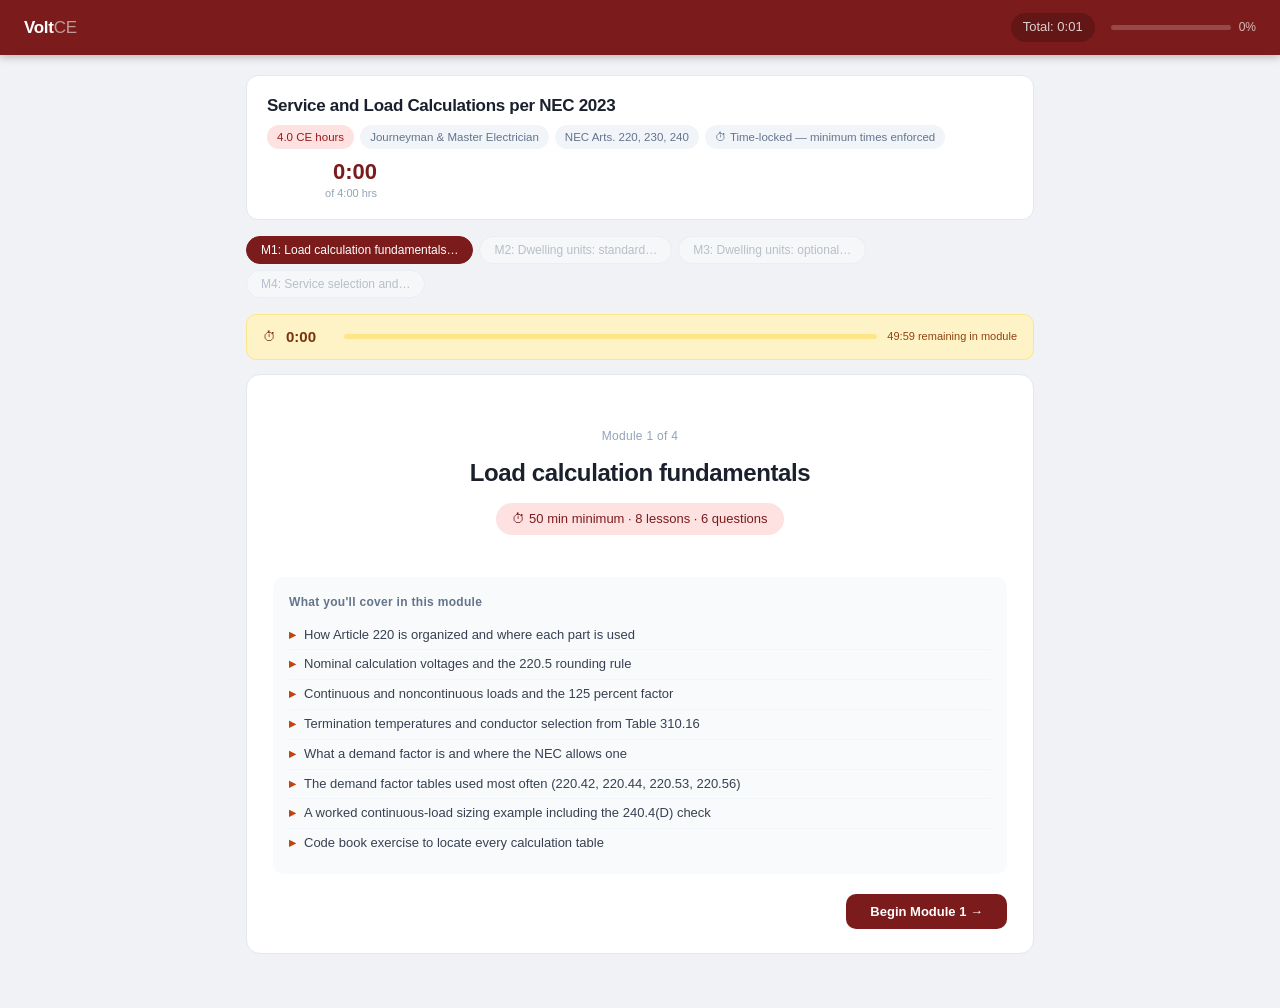
<file: course-service-load-calculations-nec2023.html>
<!DOCTYPE html>
<html lang="en">
<head>
<meta charset="UTF-8">
<meta name="viewport" content="width=device-width, initial-scale=1.0">
<title>Service and Load Calculations per NEC 2023 | VoltCE</title>
<style>
*{box-sizing:border-box;margin:0;padding:0}
body{font-family:-apple-system,BlinkMacSystemFont,'Segoe UI',Roboto,sans-serif;background:#f0f2f5;color:#1a202c;font-size:15px;line-height:1.6}

/* HEADER */
.hdr{background:#7B1B1B;padding:13px 24px;display:flex;align-items:center;justify-content:space-between;position:sticky;top:0;z-index:200;box-shadow:0 2px 8px rgba(0,0,0,0.25)}
.logo{font-size:17px;font-weight:700;color:#fff;letter-spacing:-0.3px}.logo span{opacity:0.55;font-weight:300}
.hdr-right{display:flex;align-items:center;gap:16px}
.hdr-timer{font-size:13px;color:rgba(255,255,255,0.8);background:rgba(0,0,0,0.2);padding:4px 12px;border-radius:999px;font-variant-numeric:tabular-nums}
.hdr-prog{display:flex;align-items:center;gap:8px}
.prog-bg{width:120px;height:5px;background:rgba(255,255,255,0.2);border-radius:3px}
.prog-fill{height:5px;background:#F4A261;border-radius:3px;transition:width 0.5s}
.prog-pct{font-size:12px;color:rgba(255,255,255,0.7)}

/* LAYOUT */
.wrap{max-width:820px;margin:0 auto;padding:20px 16px 40px}

/* COURSE INFO BAR */
.cinfo{background:#fff;border:1px solid #e2e8f0;border-radius:12px;padding:16px 20px;margin-bottom:16px;display:flex;justify-content:space-between;align-items:flex-start;gap:12px;flex-wrap:wrap}
.cinfo-title{font-size:17px;font-weight:700;letter-spacing:-0.3px;margin-bottom:6px}
.pills{display:flex;gap:6px;flex-wrap:wrap}
.pill{font-size:11.5px;padding:3px 10px;border-radius:999px;background:#f1f5f9;color:#64748b}
.pill.red{background:#FEE2E2;color:#991B1B}
.cinfo-time{text-align:right;min-width:110px}
.cinfo-time-big{font-size:22px;font-weight:700;color:#7B1B1B;line-height:1}
.cinfo-time-lbl{font-size:11px;color:#94a3b8;margin-top:2px}

/* MODULE NAV */
.mod-nav{display:flex;gap:6px;flex-wrap:wrap;margin-bottom:16px}
.mbtn{font-size:12px;padding:6px 14px;border-radius:999px;border:1.5px solid #e2e8f0;background:#fff;color:#64748b;cursor:pointer;transition:all 0.15s;white-space:nowrap}
.mbtn.active{background:#7B1B1B;color:#fff;border-color:#7B1B1B}
.mbtn.done{background:#FEF3C7;color:#92400E;border-color:#D97706}
.mbtn.locked{opacity:0.4;cursor:not-allowed}

/* CARDS */
.card{background:#fff;border:1px solid #e2e8f0;border-radius:14px;padding:24px 26px;margin-bottom:14px}

/* VIDEO PLACEHOLDER */
.vid-wrap{background:#1a1a2e;border-radius:12px;padding:0;margin:16px 0;overflow:hidden;position:relative}
.vid-inner{display:flex;flex-direction:column;align-items:center;justify-content:center;min-height:220px;gap:12px;padding:32px}
.vid-icon{width:64px;height:64px;border-radius:50%;background:rgba(244,162,97,0.2);border:2px solid rgba(244,162,97,0.4);display:flex;align-items:center;justify-content:center}
.vid-icon svg{width:28px;height:28px;fill:#F4A261}
.vid-title{font-size:15px;font-weight:600;color:#fff;text-align:center}
.vid-sub{font-size:12px;color:rgba(255,255,255,0.5);text-align:center}
.vid-dur{display:inline-block;background:rgba(244,162,97,0.15);color:#F4A261;font-size:11px;padding:3px 10px;border-radius:999px;margin-top:4px}
.vid-url-row{display:flex;gap:8px;width:100%;max-width:420px;margin-top:8px}
.vid-url-input{flex:1;padding:8px 12px;border-radius:8px;border:1px solid rgba(255,255,255,0.15);background:rgba(255,255,255,0.08);color:#fff;font-size:12px;outline:none}
.vid-url-input::placeholder{color:rgba(255,255,255,0.3)}
.vid-url-btn{padding:8px 14px;border-radius:8px;border:none;background:#F4A261;color:#1a1a2e;font-size:12px;font-weight:600;cursor:pointer;white-space:nowrap}
.vid-frame{width:100%;aspect-ratio:16/9;border:none;display:none}

/* SLIDE CONTENT */
.slide-tag{display:flex;gap:8px;align-items:center;margin-bottom:14px;flex-wrap:wrap}
.s-num{font-size:11px;color:#94a3b8;background:#f8fafc;padding:3px 10px;border-radius:999px}
.s-pill{font-size:11px;padding:3px 10px;border-radius:999px;background:#FEE2E2;color:#991B1B}
.slide-title{font-size:20px;font-weight:700;margin-bottom:12px;letter-spacing:-0.4px;line-height:1.3}
.slide-body{font-size:14px;color:#475569;line-height:1.8;margin-bottom:4px}

/* CONTENT BLOCKS */
.keypoint{background:#FFF7ED;border-left:3px solid #C2410C;border-radius:0 10px 10px 0;padding:14px 18px;margin:16px 0;font-size:13.5px;color:#431407;line-height:1.7}
.warning{background:#FEF2F2;border-left:3px solid #991B1B;border-radius:0 10px 10px 0;padding:14px 18px;margin:16px 0;font-size:13.5px;color:#450A0A;line-height:1.7}
.info-box{background:#F0F9FF;border-left:3px solid #0369A1;border-radius:0 10px 10px 0;padding:14px 18px;margin:16px 0;font-size:13.5px;color:#0C4A6E;line-height:1.7}
.code-ref{display:inline-block;background:#FEE2E2;color:#991B1B;font-size:11px;padding:2px 8px;border-radius:6px;font-weight:600;margin:2px}

.bullets{display:flex;flex-direction:column;gap:8px;margin:14px 0}
.bi{font-size:13.5px;color:#374151;padding-left:20px;position:relative;line-height:1.7}
.bi::before{content:'';position:absolute;left:5px;top:9px;width:6px;height:6px;border-radius:50%;background:#C2410C}

.dtable{width:100%;border-collapse:collapse;font-size:13px;margin:16px 0;border-radius:10px;overflow:hidden}
.dtable th{background:#7B1B1B;color:#fff;padding:10px 14px;text-align:left;font-weight:500}
.dtable td{padding:10px 14px;border-bottom:1px solid #f1f5f9;color:#475569}
.dtable tr:nth-child(even) td{background:#fafafa}
.dtable tr:last-child td{border-bottom:none}

.def-grid{display:grid;grid-template-columns:1fr 1fr;gap:10px;margin:16px 0}
.def-card{background:#f8fafc;border-radius:10px;padding:14px;border:1px solid #e2e8f0}
.def-term{font-size:13px;font-weight:600;color:#7B1B1B;margin-bottom:5px}
.def-body{font-size:12.5px;color:#64748b;line-height:1.65}

.step-list{display:flex;flex-direction:column;gap:10px;margin:14px 0}
.step-row{display:flex;gap:14px;align-items:flex-start}
.step-num{width:30px;height:30px;min-width:30px;border-radius:50%;background:#7B1B1B;color:#fff;font-size:12px;font-weight:700;display:flex;align-items:center;justify-content:center}
.step-text{font-size:13.5px;color:#374151;line-height:1.7;padding-top:4px}

.ppe-grid{display:grid;grid-template-columns:repeat(auto-fit,minmax(170px,1fr));gap:10px;margin:14px 0}
.ppe-cat{border-radius:10px;padding:14px;border:2px solid}
.ppe-num{font-size:13px;font-weight:700;margin-bottom:3px}
.ppe-cal{font-size:12px;font-weight:600;margin-bottom:6px}
.ppe-items{font-size:11.5px;line-height:1.65;opacity:0.85}

.hierarchy{display:flex;flex-direction:column;gap:6px;margin:14px 0}
.hier-row{display:flex;align-items:center;gap:12px;padding:10px 14px;border-radius:10px}
.hier-num{font-size:13px;font-weight:700;min-width:22px}
.hier-title{font-size:13.5px;font-weight:600;margin-bottom:2px}
.hier-sub{font-size:12px;opacity:0.75}

/* TIMER OVERLAY on slide */
.slide-timer{display:flex;align-items:center;gap:8px;padding:10px 16px;background:#FFF7ED;border:1px solid #FED7AA;border-radius:10px;margin-top:16px;font-size:13px;color:#92400E}
.slide-timer .t-icon{font-size:16px}
.slide-timer .t-remaining{font-weight:600;font-variant-numeric:tabular-nums;min-width:40px}
.slide-timer .t-bar-bg{flex:1;height:4px;background:#FED7AA;border-radius:2px}
.slide-timer .t-bar-fill{height:4px;background:#C2410C;border-radius:2px;transition:width 1s linear}

/* MODULE TIMER */
.mod-timer-bar{background:#FEF3C7;border:1px solid #FDE68A;border-radius:10px;padding:10px 16px;margin-bottom:14px;display:flex;align-items:center;gap:10px;font-size:13px;color:#78350F}
.mod-timer-bar .mt-time{font-weight:700;font-variant-numeric:tabular-nums;font-size:15px;min-width:48px}
.mod-timer-bar .mt-bar-bg{flex:1;height:5px;background:#FDE68A;border-radius:3px}
.mod-timer-bar .mt-bar-fill{height:5px;background:#D97706;border-radius:3px;transition:width 1s linear}
.mod-timer-bar .mt-label{font-size:11px;color:#92400E;white-space:nowrap}

/* NAV ROW */
.nav-row{display:flex;justify-content:space-between;align-items:center;margin-top:20px;gap:8px}
.btn-prev{padding:10px 20px;border-radius:10px;border:1.5px solid #e2e8f0;background:#fff;font-size:13px;color:#374151;cursor:pointer;transition:all 0.15s}
.btn-prev:hover{border-color:#7B1B1B;color:#7B1B1B}
.btn-next{padding:10px 24px;border-radius:10px;border:none;background:#7B1B1B;color:#fff;font-size:13px;font-weight:600;cursor:pointer;transition:all 0.15s}
.btn-next:hover:not(:disabled){background:#5c1414}
.btn-next:disabled{background:#9ca3af;cursor:not-allowed}
.btn-locked-msg{font-size:12px;color:#92400E;background:#FFF7ED;border:1px solid #FED7AA;padding:6px 12px;border-radius:8px}

/* QUIZ */
.quiz-header{display:flex;align-items:center;gap:10px;margin-bottom:16px}
.quiz-prog{font-size:12px;color:#64748b;background:#f1f5f9;padding:4px 12px;border-radius:999px}
.quiz-score-live{font-size:12px;color:#92400E;background:#FFF7ED;padding:4px 12px;border-radius:999px}
.quiz-q{font-size:15.5px;font-weight:600;margin-bottom:18px;line-height:1.55;color:#1a202c}
.quiz-opts{display:flex;flex-direction:column;gap:9px;margin-bottom:16px}
.qopt{padding:13px 17px;border-radius:10px;border:1.5px solid #e2e8f0;background:#fff;font-size:14px;color:#1a202c;cursor:pointer;text-align:left;transition:all 0.15s;line-height:1.5}
.qopt:hover{border-color:#C2410C;background:#FEF2F2}
.qopt.correct{background:#F0FDF4;border-color:#16A34A;color:#14532D}
.qopt.wrong{background:#FEF2F2;border-color:#DC2626;color:#450A0A}
.fb{padding:13px 17px;border-radius:10px;font-size:13.5px;margin-bottom:14px;line-height:1.7}
.fb.correct{background:#F0FDF4;color:#14532D;border:1px solid #BBF7D0}
.fb.wrong{background:#FEF2F2;color:#450A0A;border:1px solid #FECACA}

/* RESULTS */
.results-wrap{text-align:center;padding:32px 16px}
.score-big{font-size:64px;font-weight:800;color:#7B1B1B;line-height:1;letter-spacing:-2px}
.score-sub{font-size:14px;color:#64748b;margin:6px 0 18px}
.score-badge{display:inline-block;font-size:14px;font-weight:600;padding:10px 28px;border-radius:10px;margin-bottom:18px}
.score-badge.pass{background:#F0FDF4;color:#14532D;border:1px solid #BBF7D0}
.score-badge.fail{background:#FEF2F2;color:#450A0A;border:1px solid #FECACA}
.cert-box{background:linear-gradient(135deg,#7B1B1B 0%,#C2410C 100%);border-radius:14px;padding:28px;text-align:center;margin-top:18px}
.cert-label{font-size:11px;color:rgba(255,255,255,0.6);letter-spacing:0.5px;margin-bottom:4px}
.cert-title{font-size:20px;font-weight:700;color:#fff;margin-bottom:6px}
.cert-detail{font-size:13px;color:rgba(255,255,255,0.7);line-height:1.6}
.cert-seal{font-size:48px;margin-bottom:8px}

/* MODULE INTRO */
.mod-intro{text-align:center;padding:28px 16px 14px}
.mod-label{font-size:12px;color:#94a3b8;margin-bottom:8px;letter-spacing:0.3px}
.mod-big-title{font-size:24px;font-weight:700;margin-bottom:10px;letter-spacing:-0.4px}
.mod-time-badge{display:inline-flex;align-items:center;gap:6px;font-size:13px;color:#7B1B1B;background:#FEE2E2;padding:6px 16px;border-radius:999px;margin-bottom:16px}
.mod-overview{text-align:left;background:#f8fafc;border-radius:10px;padding:16px;margin:12px 0}
.mod-overview-title{font-size:12px;font-weight:600;color:#64748b;margin-bottom:8px;letter-spacing:0.3px}
.mod-overview-item{font-size:13px;color:#374151;padding:4px 0;border-bottom:1px solid #f1f5f9;display:flex;gap:8px}
.mod-overview-item:last-child{border-bottom:none}
.mod-overview-dot{color:#C2410C;font-weight:700}

/* LOCKED MODULE */
.locked-msg{text-align:center;padding:48px 24px}
.lock-icon{font-size:52px;margin-bottom:16px}
.lock-title{font-size:20px;font-weight:700;margin-bottom:8px}
.lock-body{font-size:14px;color:#64748b;line-height:1.7}

@media(max-width:640px){
  .def-grid{grid-template-columns:1fr}
  .ppe-grid{grid-template-columns:1fr 1fr}
  .hdr-timer{display:none}
  .cinfo{flex-direction:column}
  .cinfo-time{text-align:left}
}
</style>
</head>
<body>

<div class="hdr">
  <div class="logo">Volt<span>CE</span></div>
  <div class="hdr-right">
    <div class="hdr-timer" id="total-timer">Total: 0:00:00</div>
    <div class="hdr-prog">
      <div class="prog-bg"><div class="prog-fill" id="prog-fill" style="width:0%"></div></div>
      <span class="prog-pct" id="prog-pct">0%</span>
    </div>
  </div>
</div>

<div class="wrap">
  <div class="cinfo">
    <div>
      <div class="cinfo-title">Service and Load Calculations per NEC 2023</div>
      <div class="pills">
        <span class="pill red">4.0 CE hours</span>
        <span class="pill">Journeyman & Master Electrician</span>
        <span class="pill">NEC Arts. 220, 230, 240</span>
        <span class="pill">⏱ Time-locked — minimum times enforced</span>
      </div>
    </div>
    <div class="cinfo-time">
      <div class="cinfo-time-big" id="course-time-display">0:00</div>
      <div class="cinfo-time-lbl">of 4:00 hrs</div>
    </div>
  </div>

  <div class="mod-nav" id="mod-nav"></div>
  <div id="mod-timer-bar" style="display:none" class="mod-timer-bar">
    <span>⏱</span>
    <span class="mt-time" id="mt-time">0:00</span>
    <div class="mt-bar-bg"><div class="mt-bar-fill" id="mt-bar" style="width:0%"></div></div>
    <span class="mt-label" id="mt-label">Module time</span>
  </div>
  <div id="content"></div>
</div>

<script>
// ─── TIMING CONFIG ────────────────────────────────────────────────────────────
// Slide minimum times in seconds (students CANNOT advance before these expire)
const SLIDE_MIN = 150; // 2.5 minutes per content slide
// Module minimum times in seconds (total 4 hours)
const MOD_MINS = [50*60, 70*60, 70*60, 50*60];

// ─── COURSE DATA ─────────────────────────────────────────────────────────────
const MODULES = [
 {
  "title": "Load calculation fundamentals",
  "time": "50 min",
  "modMin": MOD_MINS[0],
  "overview": [
   "How Article 220 is organized and where each part is used",
   "Nominal calculation voltages and the 220.5 rounding rule",
   "Continuous and noncontinuous loads and the 125 percent factor",
   "Termination temperatures and conductor selection from Table 310.16",
   "What a demand factor is and where the NEC allows one",
   "The demand factor tables used most often (220.42, 220.44, 220.53, 220.56)",
   "A worked continuous-load sizing example including the 240.4(D) check",
   "Code book exercise to locate every calculation table"
  ],
  "slides": [
   {
    "tag": "M1·S1",
    "title": "How Article 220 Is Organized",
    "body": "Every service, feeder and branch-circuit size starts with a load calculation, and in the 2023 NEC those rules live in Article 220, <b>Branch-Circuit, Feeder, and Service Load Calculations</b>. The article is arranged in parts so that you can move from the smallest circuit up to the whole service. Knowing which part you are in tells you whether you are looking at a minimum rule for one circuit or a demand-adjusted rule for a feeder or service.",
    "table": {
     "h": [
      "Part of Article 220",
      "Subject",
      "Typical use in this course"
     ],
     "r": [
      [
       "Part I",
       "General requirements, including nominal voltages and rounding in 220.5",
       "Setting the calculation voltage and rounding amperes"
      ],
      [
       "Part II",
       "Branch-circuit load calculations, including general lighting (220.12) and receptacle outlet loads (220.14)",
       "Unit loads per square foot, small-appliance and receptacle loads"
      ],
      [
       "Part III",
       "Feeder and service load calculations (the standard method), including demand factors for lighting, appliances, ranges, dryers, heating and neutral",
       "The dwelling standard method and commercial feeder loads"
      ],
      [
       "Part IV",
       "Optional feeder and service load calculations, including 220.82, 220.83 and 220.84",
       "Optional dwelling method, existing dwellings, multifamily"
      ],
      [
       "Part V",
       "Farm load calculations",
       "Not covered in this course"
      ]
     ]
    },
    "bullets": [
     "Article 220 tells you how large the load is. Other articles tell you what to do with the number: Article 215 for feeders, Article 230 for services, Article 240 for overcurrent protection, and Article 310 for conductor ampacity.",
     "Within Article 220, rules for one circuit are in Part II. Demand factors that reduce a group of loads for a feeder or service are in Parts III and IV. A demand factor is never valid for sizing a single branch circuit.",
     "Tab the first page of each part in your code book now. You will move between Parts II, III and IV on almost every problem in this course.",
     "Always confirm the edition adopted by the authority having jurisdiction. Wisconsin work is governed by the edition the state has adopted, and section numbers can move between editions."
    ],
    "info": "This course uses 2023 NEC numbering throughout. Load calculations are in Article 220 in the 2023 edition. The 2026 edition reorganizes the calculation rules, so when you work under a different edition verify every section number against that edition (NFPA 70-2026).",
    "keypoint": "Article 220 is built in layers: branch-circuit loads (Part II) feed into feeder and service loads (Part III) or the optional methods (Part IV), and you must know which layer a rule belongs to before you use it.",
    "refs": [
     "NEC Article 220",
     "NEC 220.5"
    ]
   },
   {
    "tag": "M1·S2",
    "title": "Calculation Voltage and Rounding (220.5)",
    "body": "Section 220.5 settles two details that otherwise cause small but real differences between answers. First, calculations are performed using the nominal system voltages in the section, not the measured voltage at the panel. Second, when a calculation ends in a fraction of an ampere, the section tells you when to round up and when to drop the fraction. Using these rules consistently is what makes your answer match the answer key on the exam and the plan reviewer's check.",
    "table": {
     "h": [
      "Nominal system voltage",
      "Voltage used in the calculation"
     ],
     "r": [
      [
       "120/240 V single-phase",
       "240 V for single-phase VA to amperes (120 V for line-to-neutral loads)"
      ],
      [
       "208Y/120 V three-phase",
       "208 V line to line, using 1.732 for three-phase"
      ],
      [
       "240 V",
       "240 V"
      ],
      [
       "480Y/277 V three-phase",
       "480 V line to line, using 1.732 for three-phase"
      ]
     ]
    },
    "step_list": [
     "Divide the load in VA by the nominal voltage. A 34,445 VA single-phase load at 240 V gives 34,445 / 240 = 143.52 A.",
     "Look at the digit after the decimal point. 0.52 is 0.5 or larger, so round up to 144 A.",
     "A load of 26,860 VA at 240 V is 26,860 / 240 = 111.92 A, which rounds up to 112 A.",
     "A load of 21,450 VA at 240 V is 21,450 / 240 = 89.375 A. The fraction is 0.375, which is less than 0.5, so the answer is 89 A.",
     "Round only the final amperes. Do not round intermediate VA figures, because rounding early can shift the result by a full ampere."
    ],
    "warning": "Rounding down a fraction of 0.5 or larger understates the load. Rounding up everything is also wrong on an exam that asks for the Code-based answer.",
    "keypoint": "Calculate with nominal voltages (for example 120/240 or 208Y/120), then round the final amperes: a fraction of 0.5 or larger goes up to the next whole ampere, and a smaller fraction is dropped.",
    "refs": [
     "NEC 220.5"
    ]
   },
   {
    "tag": "M1·S3",
    "title": "Continuous and Noncontinuous Loads",
    "body": "A <b>continuous load</b> is one in which the maximum current is expected to continue for three hours or more (Article 100 definition). Lighting in a store, an electric vehicle charger and many process loads are continuous. A <b>noncontinuous load</b> runs for shorter periods. Conductors and overcurrent devices heat up more under long-duration current, so the NEC adds a margin: the continuous portion is counted at 125 percent when circuits, feeders and services are sized, while the noncontinuous portion is counted at 100 percent.",
    "def_grid": [
     {
      "term": "Branch circuits",
      "body": "210.19(A)(1) sets the minimum conductor ampacity and 210.20(A) sets the minimum overcurrent device rating at noncontinuous load plus 125 percent of continuous load."
     },
     {
      "term": "Feeders",
      "body": "215.2(A)(1) applies the same 125 percent margin to feeder conductors, and 215.3 does so for feeder overcurrent protection."
     },
     {
      "term": "Services",
      "body": "230.42 requires service-entrance conductors to carry the calculated load including the 125 percent continuous factor."
     },
     {
      "term": "Listed for 100 percent",
      "body": "An assembly that includes the overcurrent device may be permitted to carry the continuous load at 100 percent where it is listed for that duty. Check the listing before relying on this."
     }
    ],
    "bullets": [
     "Minimum rating = (noncontinuous load) + (1.25 x continuous load). Both loads are in amperes or both in VA, never mixed.",
     "Examples of loads that are usually continuous: store and office lighting, parking lot lighting, EVSE (625.42 treats EVSE loads as continuous), sign lighting and some HVAC.",
     "Examples of usually noncontinuous loads: receptacles for general-purpose use, a clothes dryer, a range and most cycling appliances.",
     "In a lighting-only commercial calculation, apply 125 percent to the lighting VA first, and then add the rest of the loads at their own factors."
    ],
    "keypoint": "The minimum size of a circuit, feeder or service is the noncontinuous load plus 125 percent of the continuous load, and this margin is built into the load before conductors and overcurrent devices are chosen.",
    "refs": [
     "NEC 220.18",
     "NEC 210.19(A)(1)",
     "NEC 210.20(A)",
     "NEC 215.2(A)(1)",
     "NEC 230.42",
     "NEC Article 100"
    ]
   },
   {
    "tag": "M1·S4",
    "title": "Termination Temperature and the 125 Percent Result",
    "body": "After the 125 percent margin is applied, a conductor must still be chosen from Table 310.16. Section 110.14(C) adds a second check: the conductor cannot be used at an ampacity higher than the temperature rating of the equipment terminations allows. In practice that means you pick the column in Table 310.16 that matches the lowest-rated termination in the circuit. For many circuits over 100 A the 75°C column is the column to use.",
    "table": {
     "h": [
      "Copper size (AWG)",
      "60°C column (A)",
      "75°C column (A)"
     ],
     "r": [
      [
       "12",
       "20",
       "25"
      ],
      [
       "10",
       "30",
       "35"
      ],
      [
       "8",
       "40",
       "50"
      ],
      [
       "6",
       "55",
       "65"
      ],
      [
       "4",
       "70",
       "85"
      ],
      [
       "3",
       "85",
       "100"
      ],
      [
       "2",
       "95",
       "115"
      ],
      [
       "1",
       "110",
       "130"
      ],
      [
       "1/0",
       "125",
       "150"
      ],
      [
       "2/0",
       "145",
       "175"
      ],
      [
       "3/0",
       "165",
       "200"
      ],
      [
       "4/0",
       "195",
       "230"
      ]
     ]
    },
    "step_list": [
     "Example: a continuous load of 40 A on a circuit whose equipment terminals are rated only 60°C.",
     "Multiply by 125 percent: 40 x 1.25 = 50 A minimum ampacity.",
     "Using the 60°C column of Table 310.16, 8 AWG copper is 40 A, which is too small. 6 AWG copper is 55 A and meets the 50 A requirement.",
     "If the terminals are rated 75°C, 8 AWG copper is 50 A in the 75°C column and the smaller conductor can be used.",
     "The 90°C column may be used for ampacity adjustment and correction calculations, but the final ampacity cannot exceed the value from the termination column."
    ],
    "info": "Equipment generally is marked with its terminal temperature rating. When it is not marked, 110.14(C) supplies the default assumptions based on circuit rating and conductor size.",
    "keypoint": "Size the conductor from the Table 310.16 column that matches the termination temperature rating, and use the 125 percent result as the minimum ampacity, not the load alone.",
    "refs": [
     "NEC 110.14(C)",
     "Table 310.16",
     "NEC 210.19(A)(1)"
    ]
   },
   {
    "tag": "M1·S5",
    "title": "Demand Factors: What They Are and Where They Are Allowed",
    "body": "Not every connected load runs at once. A <b>demand factor</b> is a percentage that converts the connected load of a group of loads into the maximum load that is realistically expected, and the NEC allows it only where a specific section or table says so. Used correctly, demand factors keep services economical and safe. Used outside the sections that authorize them, they undersize the equipment. Treat each demand factor as a rule that belongs to a specific table and a specific kind of load.",
    "def_grid": [
     {
      "term": "Connected load",
      "body": "The sum of the ratings of the loads before any reduction. For most appliances this is the nameplate rating in VA or watts."
     },
     {
      "term": "Demand factor",
      "body": "The ratio of the maximum demand to the total connected load, expressed as a percentage. For example, 35 percent means only 35 percent of that portion of the load is counted."
     },
     {
      "term": "Demand load",
      "body": "The connected load after the demand factor has been applied. This is the value carried into the feeder or service size."
     },
     {
      "term": "Where factors do not apply",
      "body": "Branch circuits are not reduced by demand factors. A 20 A receptacle circuit is sized for its own load and overcurrent device, not for the group."
     }
    ],
    "bullets": [
     "Dwelling lighting and small-appliance loads are grouped and then reduced by Table 220.42.",
     "Nondwelling receptacle loads are reduced by Table 220.44 after the first 10 kVA.",
     "Four or more fastened-in-place dwelling appliances are reduced to 75 percent under 220.53.",
     "Commercial cooking equipment is reduced by Table 220.56.",
     "Always apply a factor to the right slice of the load. For instance, the first 3,000 VA of dwelling lighting stays at 100 percent and only the portion above 3,000 VA is multiplied by 35 percent."
    ],
    "keypoint": "A demand factor may be used only where a section of the NEC permits it, and only for the loads and the occupancy that section names.",
    "refs": [
     "NEC Article 220",
     "Table 220.42",
     "Table 220.44"
    ]
   },
   {
    "tag": "M1·S6",
    "title": "Demand Factor Tables You Will Use Most",
    "body": "Four sets of factors appear in almost every calculation in this course. Learn what each one applies to and the slice it applies to. The values below should be confirmed against your code book when you work problems, but you should be able to recite the common ones from memory.",
    "table": {
     "h": [
      "Rule",
      "Load it applies to",
      "Factor"
     ],
     "r": [
      [
       "Table 220.42 (dwelling unit)",
       "General lighting, small-appliance and laundry loads combined",
       "First 3,000 VA at 100%; 3,001 to 120,000 VA at 35%; above 120,000 VA at 25%"
      ],
      [
       "Table 220.42 (hospitals)",
       "General lighting",
       "First 50,000 VA at 40%; above 50,000 VA at 20%"
      ],
      [
       "Table 220.42 (hotels and motels)",
       "General lighting",
       "First 20,000 VA at 50%; 20,001 to 100,000 VA at 40%; above 100,000 VA at 30%"
      ],
      [
       "Table 220.42 (warehouses)",
       "General lighting",
       "First 12,500 VA at 100%; above 12,500 VA at 50%"
      ],
      [
       "Table 220.42 (all others)",
       "General lighting",
       "100%"
      ],
      [
       "Table 220.44",
       "Nondwelling receptacle loads",
       "First 10 kVA at 100%; remainder at 50%"
      ],
      [
       "220.53",
       "Four or more fastened-in-place dwelling appliances (not ranges, dryers, heating or A/C)",
       "75%"
      ],
      [
       "Table 220.56",
       "Commercial electric cooking and kitchen equipment",
       "1 to 2 units 100%; 3 units 90%; 4 units 80%; 5 units 70%; 6 or more 65%"
      ]
     ]
    },
    "step_list": [
     "Dwelling lighting example: 15,000 VA of lighting and small-appliance load. 3,000 + (15,000 - 3,000) x 0.35 = 3,000 + 4,200 = 7,200 VA.",
     "Nondwelling receptacle example: 100 receptacles x 180 VA = 18,000 VA. 10,000 + (18,000 - 10,000) x 0.50 = 14,000 VA.",
     "Appliance example: four appliances totaling 7,200 VA x 0.75 = 5,400 VA."
    ],
    "keypoint": "Memorize the shape of Tables 220.42 and 220.44 and the 75 percent rule in 220.53, because they appear in nearly every dwelling and commercial calculation.",
    "refs": [
     "Table 220.42",
     "Table 220.44",
     "NEC 220.53",
     "Table 220.56"
    ]
   },
   {
    "tag": "M1·S7",
    "title": "Worked Example: Sizing for a Continuous Load",
    "body": "A feeder-style circuit supplies 20 A of continuous load and 8 A of noncontinuous load. The goal is to find the minimum ampacity, the overcurrent device, and the smallest copper conductor that satisfies the 125 percent rule, the standard device ratings and the small-conductor limits of 240.4(D). This example shows why the first conductor that fits the ampacity is not always the correct one.",
    "step_list": [
     "Continuous portion: 20 A x 1.25 = 25 A.",
     "Add the noncontinuous portion: 25 + 8 = 33 A. This is the minimum conductor ampacity under 210.19(A)(1) and the minimum overcurrent device rating under 210.20(A).",
     "Standard device rating: 33 A is not a standard size in Table 240.6(A). The next higher standard size is 35 A, which 240.4(B) permits to be used where its conditions are met.",
     "First conductor trial using the 75°C column of Table 310.16: 10 AWG copper is 35 A, which is at least 33 A.",
     "Check 240.4(D): 10 AWG copper may not be protected at more than 30 A. A 35 A device is above that limit, so 10 AWG fails with a 35 A device. A 30 A device is below the 33 A minimum, so that does not work either.",
     "Move up one size: 8 AWG copper is 50 A at 75°C, and 240.4(D) does not limit 8 AWG. Use 8 AWG copper with a 35 A overcurrent device.",
     "Result: 8 AWG copper, 35 A overcurrent device, minimum ampacity 33 A. The conductor is protected because 35 A does not exceed the 50 A ampacity."
    ],
    "warning": "Do not stop at the first conductor whose Table 310.16 ampacity exceeds the load. For 14, 12 and 10 AWG copper, 240.4(D) caps the overcurrent device at 15, 20 and 30 A.",
    "keypoint": "The smallest conductor whose ampacity meets the 125 percent result may still be too small once 240.4(D) limits and the next standard device size are considered.",
    "refs": [
     "NEC 210.19(A)",
     "NEC 210.20(A)",
     "NEC 240.4",
     "Table 240.6(A)",
     "Table 310.16"
    ]
   },
   {
    "tag": "M1·S8",
    "title": "Code Book Lookup Exercise: Finding the Calculation Tables",
    "body": "Calculation problems on an exam and on a job are only as fast as your ability to find the right table. In this exercise you will locate each table and section on your own, read the single value requested, and record the page number in your book. Keep the record, because the page numbers become the start of your personal index.",
    "step_list": [
     "Open the table of contents or the Article 220 index. Locate Part III (feeder and service load calculations) and place a tab at its first page. Record the page: ____.",
     "Find <b>Table 220.12</b>, General Lighting Loads by Occupancy. Read the row for dwelling units. The unit load is <b>3 VA per square foot</b>. Record the page: ____.",
     "Find <b>Table 220.42</b>, Lighting Load Demand Factors. For dwelling units the first 3,000 VA is at 100 percent, then 35 percent through 120,000 VA. Record the page: ____.",
     "Find <b>Table 220.44</b>, Demand Factors for Nondwelling Receptacle Loads. Read the factor for the first 10 kVA (100 percent) and for the remainder (50 percent). Record the page: ____.",
     "Find <b>Table 220.54</b> (clothes dryers) and <b>Table 220.55</b> (household cooking equipment). In Table 220.55, Column C, read the demand for one range rated not over 12 kW: <b>8 kW</b>. Record both pages: ____ and ____.",
     "Find <b>Table 220.56</b>, kitchen equipment demand factors. Read the factor for six or more units: <b>65 percent</b>. Record the page: ____.",
     "Find the optional methods, <b>220.82</b>, <b>220.83</b> and <b>220.84</b>, with <b>Table 220.84</b>. Note the minimum service size stated in 220.82(A) (100 amperes). Record the pages: ____, ____, ____.",
     "Add the supporting tables used in later modules: Table 240.6(A), Table 310.16, Chapter 9 Table 8, Table 250.122 and Table 450.3(B). Record all five pages."
    ],
    "info": "Tabs and an index should also record the notes under each table. Several tables, including Table 220.55, have notes that change the answer.",
    "keypoint": "Fast, accurate calculations depend on knowing exactly where each table and optional method lives in your code book.",
    "refs": [
     "Table 220.12",
     "Table 220.42",
     "Table 220.44",
     "Table 220.55",
     "Table 220.56",
     "NEC 220.82"
    ]
   }
  ],
  "quiz": [
   {
    "q": "A retail store has 6 linear feet of show window. What is the minimum show-window lighting load at 200 VA per linear foot?",
    "opts": [
     "1,500 VA",
     "1,200 VA",
     "900 VA",
     "1,080 VA"
    ],
    "correct": 1,
    "explain": "6 ft × 200 VA = 1,200 VA. [NEC 220.43(A)]"
   },
   {
    "q": "A copper feeder carries a 290 A noncontinuous load. Using the 75°C column (terminations rated 75°C), what is the smallest conductor permitted?",
    "opts": [
     "300 kcmil",
     "400 kcmil",
     "500 kcmil",
     "350 kcmil"
    ],
    "correct": 3,
    "explain": "Smallest copper conductor with 75°C ampacity ≥ 290 A is 350 kcmil (310 A). [NEC Table 310.16, 110.14(C)]"
   },
   {
    "q": "THHN copper conductors (90°C insulation, terminations rated 75°C) must carry 45 A in 44°C ambient and 5 current-carrying conductors in the raceway. What is the smallest size permitted?",
    "opts": [
     "3 AWG",
     "8 AWG",
     "6 AWG",
     "4 AWG"
    ],
    "correct": 2,
    "explain": "Start from the 90°C column for derating. Ambient factor 0.87 (Table 310.15(B)(1)). Adjustment factor 80% for 5 conductors (310.15(C)(1)). 6 AWG: 75 A × 0.87 × 0.8 = 52.2 A ≥ 45 A, and its 75°C ampacity (65 A) is also ≥ 45 A, so the 75°C termination limit is met. [NEC 310.15(B)(1), 310.15(C)(1), 110.14(C)]"
   },
   {
    "q": "A feeder carries 525 A of noncontinuous load in 4 parallel sets of copper conductors. Using the 75°C column, what is the smallest conductor size in each set?",
    "opts": [
     "1/0 AWG",
     "2/0 AWG",
     "1 AWG",
     "3/0 AWG"
    ],
    "correct": 0,
    "explain": "Per set: 525 ÷ 4 = 131.2 A. Smallest Cu with 75°C ampacity ≥ 131.2 A is 1/0 AWG (150 A). Parallel conductors must be 1/0 AWG or larger. [NEC 310.10(G), 215.2(A), Table 310.16]"
   },
   {
    "q": "Using the standard method (Article 220, Part III), calculate the load for a 3,600 sq ft single-family dwelling, 120/240 V single-phase; two 20 A small-appliance circuits and one laundry circuit; fastened appliances: freezer 500 VA, wine refrigerator 400 VA, whole-house vacuum 1,100 VA, water heater 4,500 VA, trash compactor 1,000 VA; electric dryer 5,500 VA; one 10 kW electric range; central A/C 4,200 VA and electric heat 12,000 VA (not run together). What is the calculated service load in amperes at 240 V?",
    "opts": [
     "92.4 A",
     "184.8 A",
     "160.1 A",
     "177.6 A"
    ],
    "correct": 2,
    "explain": "General lighting 3,600 × 3 = 10,800 VA; + 3,000 small appliance + 1,500 laundry = 15,300 VA. Demand (220.42): 3,000 + 35% × (15,300 − 3,000) = 7,305 VA. Fixed appliances 7,500 VA × 75% (four or more) = 5,625 VA. Dryer 5,500 VA (5,000 VA minimum). Range: 8,000 VA (12 kW or less, Col. C). Larger of A/C or heat: 12,000 VA. Total = 38,430 VA ÷ 240 V = 160.1 A. [NEC Article 220, Part III]"
   },
   {
    "q": "Using the standard method (Article 220, Part III), calculate the load for a 3,100 sq ft single-family dwelling, 120/240 V single-phase; two 20 A small-appliance circuits and one laundry circuit; fastened appliances: dishwasher 1,200 VA, microwave 1,500 VA, whole-house vacuum 1,100 VA, garbage disposal 800 VA, wine refrigerator 400 VA, trash compactor 1,000 VA; electric dryer 6,000 VA; one 12 kW electric range; central A/C 6,000 VA and electric heat 12,000 VA (not run together). What heating/cooling load is included in the service calculation?",
    "opts": [
     "18,000 VA",
     "12,000 VA",
     "6,000 VA",
     "7,800 VA"
    ],
    "correct": 1,
    "explain": "General lighting 3,100 × 3 = 9,300 VA; + 3,000 small appliance + 1,500 laundry = 13,800 VA. Demand (220.42): 3,000 + 35% × (13,800 − 3,000) = 6,780 VA. Fixed appliances 6,000 VA × 75% (four or more) = 4,500 VA. Dryer 6,000 VA (5,000 VA minimum). Range: 8,000 VA (12 kW or less, Col. C). Larger of A/C or heat: 12,000 VA. Total = 37,280 VA ÷ 240 V = 155.3 A. [NEC 220.60]"
   }
  ]
 },
 {
  "title": "Dwelling units: standard method",
  "time": "70 min",
  "modMin": MOD_MINS[1],
  "overview": [
   "General lighting at 3 VA per square foot and what area is counted",
   "Small-appliance and laundry loads and the 220.14(J) lighting inclusion",
   "Applying Table 220.42 to the combined lighting load",
   "The 75 percent rule for four or more fastened-in-place appliances",
   "Dryers (220.54) and household ranges (220.55, including Note 1)",
   "Heating, air conditioning and noncoincident loads (220.51, 220.60)",
   "The neutral load and the 70 percent allowance above 200 A",
   "A complete standard-method dwelling calculation and common errors"
  ],
  "slides": [
   {
    "tag": "M2·S1",
    "title": "General Lighting Load for a Dwelling (220.12)",
    "body": "The first line of a dwelling calculation is the general lighting load. Section 220.12 and Table 220.12 set the unit load for a dwelling unit at 3 VA per square foot. The floor area is computed from the outside dimensions of the dwelling, and the area is the sum of the floor areas of every level, not just the footprint. Open porches, garages and unused or unfinished spaces that are not adaptable for future use are not counted.",
    "def_grid": [
     {
      "term": "Counted",
      "body": "Finished living area on each level, including hallways, closets, finished basement space and finished attic space, measured using outside dimensions of the building."
     },
     {
      "term": "Not counted",
      "body": "Open porches, garages, and unused or unfinished spaces that cannot be adapted for future use, such as an unfinished attic with no stairs and no headroom."
     },
     {
      "term": "Why 3 VA",
      "body": "The unit load is an allowance for the lighting and general-use receptacle outlets that will be installed, not a count of actual luminaires."
     },
     {
      "term": "Result",
      "body": "General lighting VA = counted square feet x 3 VA. This figure is later combined with the small-appliance and laundry loads."
     }
    ],
    "step_list": [
     "A two-story dwelling is 30 ft by 40 ft on the outside, with an attached garage of 20 ft by 24 ft and an open front porch of 6 ft by 20 ft.",
     "Floor area of each story: 30 x 40 = 1,200 sq ft. Two stories: 2 x 1,200 = 2,400 sq ft.",
     "The garage (480 sq ft) and the open porch (120 sq ft) are excluded.",
     "General lighting load: 2,400 sq ft x 3 VA = 7,200 VA. This is the same figure used in the standard method example later in this module."
    ],
    "keypoint": "General lighting for a dwelling is 3 VA times the outside-dimension floor area of all finished levels, excluding open porches, garages and unused spaces that are not adaptable for future use.",
    "refs": [
     "NEC 220.12",
     "Table 220.12"
    ]
   },
   {
    "tag": "M2·S2",
    "title": "Receptacles in the Lighting Load, Small-Appliance and Laundry Circuits",
    "body": "In a dwelling, the 3 VA per square foot figure covers more than lighting. Section 220.14(J) includes the general-use receptacle outlets and lighting outlets in the dwelling in that unit load, so you do not count individual receptacles. Two other dwelling loads are added by fixed amounts. Section 220.52(A) requires 1,500 VA for each of at least two 20 A small-appliance branch circuits, and 220.52(B) adds 1,500 VA for the laundry branch circuit.",
    "table": {
     "h": [
      "Load",
      "Basis",
      "VA in the standard method"
     ],
     "r": [
      [
       "General lighting and general-use receptacles",
       "3 VA x outside-dimension floor area (220.12, 220.14(J))",
       "Computed (7,200 VA for 2,400 sq ft)"
      ],
      [
       "Small-appliance branch circuits",
       "1,500 VA x at least 2 circuits (220.52(A))",
       "3,000 VA minimum"
      ],
      [
       "Laundry branch circuit",
       "1,500 VA (220.52(B))",
       "1,500 VA"
      ],
      [
       "Total before Table 220.42",
       "Sum of the three lines",
       "11,700 VA for the example dwelling"
      ]
     ]
    },
    "bullets": [
     "Small-appliance circuits serve receptacle outlets in the kitchen, pantry, dining room and similar areas. Their number is set in 210.11(C)(1).",
     "A separate laundry circuit is required in 210.11(C)(2), and its load is counted even if the owner has not installed the washer yet.",
     "If the dwelling has more than two small-appliance circuits, each additional circuit is counted at 1,500 VA.",
     "These three loads are added together before the Table 220.42 demand factor is applied, which is the subject of the next slide."
    ],
    "keypoint": "Count 3 VA per square foot for lighting and general-use receptacles, then add 3,000 VA for two small-appliance circuits and 1,500 VA for the laundry circuit.",
    "refs": [
     "NEC 220.14(J)",
     "NEC 220.52",
     "NEC 210.11(C)"
    ]
   },
   {
    "tag": "M2·S3",
    "title": "Applying Table 220.42 to the Combined Lighting Load",
    "body": "The dwelling lighting, small-appliance and laundry loads are combined into one number and reduced by Table 220.42. The table keeps the first 3,000 VA at 100 percent, takes 35 percent of the amount from 3,001 through 120,000 VA, and takes 25 percent of anything above 120,000 VA. Because most dwellings are far below 120,000 VA, the working formula is usually 3,000 plus 35 percent of the remainder.",
    "table": {
     "h": [
      "Dwelling area (sq ft)",
      "Lighting at 3 VA (VA)",
      "Plus 4,500 VA small-appliance and laundry (VA)",
      "Demand load, 3,000 + 35% of excess (VA)"
     ],
     "r": [
      [
       "1,500",
       "4,500",
       "9,000",
       "3,000 + 0.35 x 6,000 = 5,100"
      ],
      [
       "2,000",
       "6,000",
       "10,500",
       "3,000 + 0.35 x 7,500 = 5,625"
      ],
      [
       "2,400",
       "7,200",
       "11,700",
       "3,000 + 0.35 x 8,700 = 6,045"
      ],
      [
       "3,000",
       "9,000",
       "13,500",
       "3,000 + 0.35 x 10,500 = 6,675"
      ]
     ]
    },
    "step_list": [
     "Add the three loads: 7,200 + 3,000 + 1,500 = 11,700 VA.",
     "First 3,000 VA at 100 percent: 3,000 VA.",
     "Remainder: 11,700 - 3,000 = 8,700 VA.",
     "Remainder at 35 percent: 8,700 x 0.35 = 3,045 VA.",
     "Demand load: 3,000 + 3,045 = 6,045 VA. This is the first line of the standard method total."
    ],
    "warning": "The 35 percent factor applies only to the portion above 3,000 VA. Multiplying all 11,700 VA by 35 percent gives 4,095 VA, which understates the load by 1,950 VA.",
    "keypoint": "For a typical dwelling the demand lighting load is 3,000 VA plus 35 percent of everything above 3,000 VA.",
    "refs": [
     "Table 220.42",
     "NEC 220.52",
     "NEC 220.12"
    ]
   },
   {
    "tag": "M2·S4",
    "title": "Fastened-in-Place Appliances: the 75 Percent Rule (220.53)",
    "body": "A dwelling has several fixed appliances such as a dishwasher, disposal, water heater, trash compactor and attic fan. When four or more appliances are fastened in place, permanently connected or located to be on a specific circuit, 220.53 permits the total of those appliances to be taken at 75 percent. The rule excludes the appliances that have their own rules: ranges and other cooking equipment (220.55), clothes dryers (220.54), space heating (220.51) and air conditioning, and the small-appliance and laundry circuits (220.52).",
    "def_grid": [
     {
      "term": "Qualifies",
      "body": "Water heater, dishwasher, garbage disposal, trash compactor, attic fan, built-in microwave on a specific circuit, and similar appliances fastened in place or on an individual circuit."
     },
     {
      "term": "Excluded",
      "body": "Ranges, wall ovens, cooktops, clothes dryers, electric space heating, air conditioning and the 220.52 small-appliance and laundry circuits."
     },
     {
      "term": "Count",
      "body": "Four or more qualifying appliances are required. With three or fewer the full nameplate total (100 percent) is used."
     },
     {
      "term": "Basis",
      "body": "Use the nameplate rating in VA. If the nameplate is in amperes, multiply by the voltage."
     }
    ],
    "step_list": [
     "Qualifying appliances: water heater 4,500 VA, dishwasher 1,200 VA, disposal 900 VA, attic fan 600 VA. Total = 4,500 + 1,200 + 900 + 600 = 7,200 VA.",
     "There are four appliances, so 220.53 applies: 7,200 x 0.75 = 5,400 VA.",
     "If the attic fan were removed, only three appliances remain and the load is 6,600 VA at 100 percent, which is larger than 5,400 VA even though there is less connected load.",
     "Use 5,400 VA in the standard method total."
    ],
    "keypoint": "Use 75 percent of the fixed appliance total only when there are four or more qualifying appliances, and never include ranges, dryers, heating or air conditioning in that group.",
    "refs": [
     "NEC 220.53",
     "NEC 220.54",
     "NEC 220.55",
     "NEC 220.51"
    ]
   },
   {
    "tag": "M2·S5",
    "title": "Clothes Dryers (220.54) and Household Ranges (220.55)",
    "body": "Dryers and ranges have their own demand rules. For a household electric dryer, 220.54 requires the load to be 5,000 VA or the nameplate rating, whichever is larger, and Table 220.54 reduces the load when there are several dryers (such as in multifamily buildings). For household cooking equipment, 220.55 and Table 220.55 give the demand load, and Column C gives 8 kW for one range rated not over 12 kW.",
    "table": {
     "h": [
      "Number of household ranges (not over 12 kW)",
      "Column C demand (kW)"
     ],
     "r": [
      [
       "1",
       "8"
      ],
      [
       "2",
       "11"
      ],
      [
       "3",
       "14"
      ],
      [
       "4",
       "17"
      ],
      [
       "5",
       "20"
      ]
     ]
    },
    "bullets": [
     "Dryers: 1 to 4 dryers are 100 percent of the load. Table 220.54 reduces the percentage for 5 or more dryers, for example 85 percent for 5 and 75 percent for 6.",
     "A dryer with a 6,000 VA nameplate is counted at 6,000 VA. A dryer with a 4,400 VA nameplate is counted at 5,000 VA because of the minimum.",
     "Ranges: Table 220.55 applies to household cooking appliances, including ranges, wall-mounted ovens and counter-mounted cooktops. Column C is the column most often used for dwelling calculations.",
     "Never apply the 75 percent appliance factor from 220.53 to a dryer or to a range. Each has its own rule.",
     "The dryer is a 120/240 V load. For the service load, count its VA at 240 V like the other loads."
    ],
    "keypoint": "A dryer is counted at the larger of 5,000 VA or its nameplate, and a single range of 12 kW or less is counted at 8 kW from Column C of Table 220.55.",
    "refs": [
     "NEC 220.54",
     "Table 220.54",
     "NEC 220.55",
     "Table 220.55"
    ]
   },
   {
    "tag": "M2·S6",
    "title": "Ranges Over 12 kW: Note 1 to Table 220.55",
    "body": "Column C of Table 220.55 is built for ranges rated up to 12 kW. When a single range is rated above 12 kW (and not over 27 kW), Note 1 to the table increases the Column C value by 5 percent for each kilowatt of rating, or major fraction, above 12 kW. The adjustment protects the service from understating the load of a large range.",
    "table": {
     "h": [
      "Range rating",
      "kW over 12",
      "Increase",
      "Demand (kW)"
     ],
     "r": [
      [
       "12 kW",
       "0",
       "0%",
       "8.0"
      ],
      [
       "13 kW",
       "1",
       "5%",
       "8 x 1.05 = 8.4"
      ],
      [
       "14 kW",
       "2",
       "10%",
       "8 x 1.10 = 8.8"
      ],
      [
       "16 kW",
       "4",
       "20%",
       "8 x 1.20 = 9.6"
      ],
      [
       "18 kW",
       "6",
       "30%",
       "8 x 1.30 = 10.4"
      ]
     ]
    },
    "step_list": [
     "A dwelling has one 16 kW range. Column C for one range is 8 kW.",
     "The range exceeds 12 kW by 16 - 12 = 4 kW.",
     "Increase: 4 kW x 5 percent = 20 percent, so the multiplier is 1.20.",
     "Demand load: 8 kW x 1.20 = 9.6 kW = 9,600 VA.",
     "Compare to counting the nameplate: the full 16,000 VA overstates the load by 6,400 VA, and counting only 8,000 VA understates it by 1,600 VA.",
     "Use 9,600 VA for the range in the standard method."
    ],
    "info": "The standard-method example in the next slides uses a 12 kW range, so no Note 1 increase is needed there.",
    "keypoint": "For a range rated above 12 kW, start from 8 kW and increase it by 5 percent for each kilowatt above 12 kW.",
    "refs": [
     "Table 220.55",
     "NEC 220.55"
    ]
   },
   {
    "tag": "M2·S7",
    "title": "Heating and Cooling: 220.51 and 220.60",
    "body": "Electric space heating is counted at 100 percent of the connected load under 220.51, because heaters in the coldest weather run at full output. Air conditioning is counted at the nameplate load. Section 220.60 lets you omit the smaller of two loads that will not operate at the same time, such as heating and cooling, because the same house is not heated and air conditioned simultaneously.",
    "table": {
     "h": [
      "Case",
      "Heating (VA)",
      "Air conditioning (VA)",
      "Load counted (VA)"
     ],
     "r": [
      [
       "Cold climate dwelling",
       "10,000",
       "4,000",
       "10,000 (omit the 4,000 VA A/C)"
      ],
      [
       "Hot climate dwelling",
       "4,000",
       "6,500",
       "6,500 (omit the 4,000 VA heat)"
      ],
      [
       "Equal loads",
       "5,000",
       "5,000",
       "5,000 (count one)"
      ]
     ]
    },
    "bullets": [
     "Only loads that cannot operate together are noncoincident. A dwelling with heat and an A/C that can run at the same time, such as a dehumidifying cycle with reheat, needs a closer look.",
     "Heat-pump compressors and their supplemental electric heating elements may run together. Count the combined load that can operate at once, not just the compressor.",
     "Take A/C from the equipment nameplate (or the rating used under Article 440). Take heating from the nameplate kW converted to VA.",
     "Apply the 100 percent factor under 220.51 before comparing. In the optional method (module 3), different percentages are used for heating."
    ],
    "warning": "Adding both heating and air conditioning when they cannot operate together overstates the service. Omitting a smaller load that can run with the larger one understates it.",
    "keypoint": "Count the larger of heating or air conditioning at 100 percent and leave out the smaller, as 220.60 permits for noncoincident loads.",
    "refs": [
     "NEC 220.51",
     "NEC 220.60"
    ]
   },
   {
    "tag": "M2·S8",
    "title": "Neutral Loads (220.61)",
    "body": "The feeder or service neutral carries only the unbalanced load, which is the greatest difference between any two ungrounded conductors. In a 120/240 V single-phase dwelling that means the 120 V loads only; 240 V loads such as the water heater, heat and A/C do not load the neutral. Section 220.61(B) allows a reduction to 70 percent of the portion of the load over 200 A, with limits in 220.61(C).",
    "def_grid": [
     {
      "term": "Unbalanced load",
      "body": "For a single-phase 3-wire service, the maximum 120 V load connected between either ungrounded conductor and the neutral."
     },
     {
      "term": "Loads that load the neutral",
      "body": "Lighting, general receptacles, small-appliance and laundry circuits, 120 V fixed appliances and the 120 V portion of a range or dryer."
     },
     {
      "term": "Loads that do not",
      "body": "240 V loads with no neutral connection, such as a 240 V water heater, electric heat and a 240 V air conditioner."
     },
     {
      "term": "Minimum size",
      "body": "The grounded (neutral) service conductor must also be at least the size required for the grounding electrode conductor under 250.24(D), regardless of how small the calculated unbalanced load is."
     }
    ],
    "step_list": [
     "Example: a large dwelling has a calculated neutral load of 260 A on a 120/240 V service.",
     "The first 200 A is counted at 100 percent: 200 A.",
     "The portion above 200 A is 260 - 200 = 60 A, which may be taken at 70 percent: 60 x 0.70 = 42 A.",
     "Neutral load = 200 + 42 = 242 A.",
     "For the example 2,400 sq ft dwelling in this module the 120 V loads are far below 200 A, so no reduction applies and the neutral is selected for the actual unbalanced load and the 250.24(D) minimum."
    ],
    "warning": "The 70 percent reduction does not apply to the portion of the load that consists of nonlinear loads supplied from a 4-wire wye system, such as electronic ballasts and computers. This is a commercial issue more than a dwelling one.",
    "keypoint": "The neutral is sized for the unbalanced load, and a 70 percent reduction is allowed only for the part above 200 A and not for nonlinear loads on a 4-wire wye system.",
    "refs": [
     "NEC 220.61",
     "NEC 250.24(D)",
     "Table 250.102(C)(1)"
    ]
   },
   {
    "tag": "M2·S9",
    "title": "Worked Example, Part 1: Data and General Loads",
    "body": "This dwelling is calculated by the standard method. The service is 120/240 V single-phase. All figures are assumptions for the exercise so that every VA value can be traced. Work from the top of the table to the bottom, writing each figure before it is added, and keep the unrounded VA until the last step.",
    "table": {
     "h": [
      "Item",
      "Data"
     ],
     "r": [
      [
       "Dwelling floor area (outside dimensions, finished)",
       "2,400 sq ft"
      ],
      [
       "Small-appliance circuits",
       "2"
      ],
      [
       "Laundry circuit",
       "1"
      ],
      [
       "Fastened-in-place appliances",
       "Water heater 4,500 VA, dishwasher 1,200 VA, disposal 900 VA, attic fan 600 VA (4 appliances, 7,200 VA)"
      ],
      [
       "Electric range",
       "12 kW"
      ],
      [
       "Electric dryer",
       "5,000 VA nameplate"
      ],
      [
       "Electric heat",
       "10,000 VA central"
      ],
      [
       "Air conditioning",
       "4,000 VA"
      ],
      [
       "Service",
       "120/240 V single-phase"
      ]
     ]
    },
    "step_list": [
     "General lighting and receptacles, 220.12 and 220.14(J): 2,400 sq ft x 3 VA = 7,200 VA.",
     "Small-appliance circuits, 220.52(A): 2 x 1,500 VA = 3,000 VA.",
     "Laundry circuit, 220.52(B): 1 x 1,500 VA = 1,500 VA.",
     "Sum before demand: 7,200 + 3,000 + 1,500 = 11,700 VA.",
     "Table 220.42: first 3,000 VA at 100 percent = 3,000 VA.",
     "Remainder: 11,700 - 3,000 = 8,700 VA x 0.35 = 3,045 VA.",
     "Demand lighting, small-appliance and laundry load: 3,000 + 3,045 = <b>6,045 VA</b>."
    ],
    "keypoint": "Start every standard-method calculation by listing the data and then computing the general loads before any appliances are added.",
    "refs": [
     "NEC 220.12",
     "NEC 220.52",
     "Table 220.42"
    ]
   },
   {
    "tag": "M2·S10",
    "title": "Worked Example, Part 2: Appliances, Range, Dryer and Heat",
    "body": "With the lighting block finished, add the loads that have their own rules. Each line uses a different section, so write the section next to each figure. The heating and air conditioning decision is last because it depends on comparing the two values.",
    "step_list": [
     "Fastened-in-place appliances, 220.53: 4,500 + 1,200 + 900 + 600 = 7,200 VA. Four appliances, so 7,200 x 0.75 = <b>5,400 VA</b>.",
     "Range, 220.55 and Table 220.55 Column C: one 12 kW range is not over 12 kW, so the demand is 8 kW = <b>8,000 VA</b>. No Note 1 increase applies.",
     "Dryer, 220.54: nameplate is 5,000 VA. The minimum is 5,000 VA, so the load is <b>5,000 VA</b>. One dryer is at 100 percent.",
     "Heating, 220.51: 10,000 VA at 100 percent.",
     "Air conditioning: 4,000 VA.",
     "Noncoincident loads, 220.60: compare 10,000 VA with 4,000 VA. Count the larger and omit the smaller. Load counted: <b>10,000 VA</b>.",
     "Do not apply the 75 percent factor to the range, dryer, heat or A/C. They are excluded from 220.53."
    ],
    "warning": "A common mistake at this stage is to put the 4,000 VA air conditioning into the total as well. Under 220.60 it is omitted because heating is larger and the two do not run together.",
    "keypoint": "Each remaining load has its own rule: 75 percent for the four appliances, Column C for the range, the 5,000 VA minimum for the dryer, and the larger of heat or A/C.",
    "refs": [
     "NEC 220.53",
     "NEC 220.54",
     "NEC 220.55",
     "NEC 220.60",
     "NEC 220.51"
    ]
   },
   {
    "tag": "M2·S11",
    "title": "Worked Example, Part 3: Total Load and Service Amperes",
    "body": "The last step adds each demand load and converts the total to amperes at the nominal voltage, then rounds under 220.5(B). This total is the calculated load used in the next module for service selection. Check the sum twice, because a one-line error in this table carries all the way through to the service size.",
    "table": {
     "h": [
      "Line",
      "Rule",
      "Load (VA)"
     ],
     "r": [
      [
       "Lighting, small-appliance, laundry (demand)",
       "Table 220.42",
       "6,045"
      ],
      [
       "Fastened-in-place appliances at 75%",
       "220.53",
       "5,400"
      ],
      [
       "Range, 12 kW",
       "Table 220.55, Column C",
       "8,000"
      ],
      [
       "Dryer",
       "220.54",
       "5,000"
      ],
      [
       "Heating (larger than A/C)",
       "220.51, 220.60",
       "10,000"
      ],
      [
       "Total",
       "",
       "34,445"
      ]
     ]
    },
    "step_list": [
     "Add: 6,045 + 5,400 = 11,445 VA.",
     "11,445 + 8,000 = 19,445 VA.",
     "19,445 + 5,000 = 24,445 VA.",
     "24,445 + 10,000 = <b>34,445 VA</b>.",
     "Convert to amperes: 34,445 / 240 = 143.52 A.",
     "Round under 220.5(B): 0.52 is 0.5 or larger, so the calculated load is <b>144 A</b>.",
     "Neutral note: the 120 V loads (lighting and general-use receptacles, 120 V appliances and the 120 V part of the range and dryer) are far below 200 A, so the 220.61(B) reduction is not needed and the neutral is sized for the unbalanced load and the 250.24(D) minimum."
    ],
    "keypoint": "The standard-method total for the example dwelling is 34,445 VA, which is 143.52 A and rounds to 144 A at 240 V.",
    "refs": [
     "NEC 220.5",
     "NEC 220.42",
     "NEC 220.53",
     "NEC 220.55",
     "NEC 220.60"
    ]
   },
   {
    "tag": "M2·S12",
    "title": "Common Errors in the Standard Method",
    "body": "Most standard-method mistakes fall into four groups: counting both heating and A/C, using the 75 percent appliance factor on loads that are not eligible, leaving out the laundry circuit, and rounding amperes the wrong way. The table below quantifies each mistake on the example dwelling so that you can see how large it is. Use the checklist at the bottom as your last step on every calculation.",
    "table": {
     "h": [
      "Error",
      "What goes wrong",
      "Effect on the 34,445 VA example"
     ],
     "r": [
      [
       "Adding both heat and A/C",
       "220.60 allows the smaller noncoincident load to be omitted",
       "34,445 + 4,000 = 38,445 VA = 160.19 A, which rounds to 160 A and overstates the load by 16 A. A 150 A service would then look too small."
      ],
      [
       "75 percent on range, dryer and heat",
       "220.53 excludes ranges, dryers, heating and A/C",
       "(7,200 + 8,000 + 5,000) x 0.75 = 15,150 VA versus the correct 5,400 + 8,000 + 5,000 = 18,400 VA, understating by 3,250 VA"
      ],
      [
       "Omitting the laundry circuit",
       "220.52(B) adds 1,500 VA",
       "3,000 + (10,200 - 3,000) x 0.35 = 5,520 VA instead of 6,045 VA, so the total becomes 33,920 VA = 141.33 A, which understates the load by about 3 A"
      ],
      [
       "Rounding down 0.5 or larger",
       "220.5(B) requires rounding up",
       "143.52 A reported as 143 A instead of 144 A"
      ]
     ]
    },
    "step_list": [
     "Verify the data: area from outside dimensions, number of small-appliance circuits, laundry circuit present.",
     "Verify Table 220.42 was applied to the sum of lighting, small-appliance and laundry loads, with the first 3,000 VA at 100 percent.",
     "Verify 220.53 was applied only if four or more qualifying appliances exist, and only to those appliances.",
     "Verify the range, including any Note 1 increase, and the dryer minimum of 5,000 VA.",
     "Verify only the larger of heating or air conditioning is in the total.",
     "Add the lines, divide by 240 V, then round the amperes under 220.5(B)."
    ],
    "warning": "A calculation that looks neat can still be wrong. Check each line against the section that governs it before you move to service selection.",
    "keypoint": "Each of the four common errors changes the answer by a measurable amount, so verify each line against the section that governs it.",
    "refs": [
     "NEC 220.52",
     "NEC 220.53",
     "NEC 220.60",
     "NEC 220.5"
    ]
   }
  ],
  "quiz": [
   {
    "q": "What is the voltage drop on a balanced three-phase circuit of 8 AWG copper (16,510 CM) carrying 40 A over 150 ft one way? Use K = 12.9 and 1.732. Round to the nearest tenth of a volt.",
    "opts": [
     "8.1 V",
     "16.2 V",
     "4.7 V",
     "9.4 V"
    ],
    "correct": 0,
    "explain": "Formula: VD = 1.732 x K x I x L / CM = 1.732 x 12.9 x 40 x 150 / 16,510 = 8.12 V. Recognise it: three-phase circuits replace the 2 with 1.732 because the phase currents partially cancel in the return. Why the other choices are wrong: 9.4 V - used 2 (single-phase) instead of 1.732; 4.7 V - used neither 2 nor 1.732; 16.2 V - doubled the length as well as using 1.732. [VD = 1.732KIL/CM]"
   },
   {
    "q": "THHN copper conductors (90°C insulation, terminations rated 75°C) must carry 40 A in 40°C ambient. What is the smallest size permitted?",
    "opts": [
     "4 AWG",
     "10 AWG",
     "8 AWG",
     "6 AWG"
    ],
    "correct": 2,
    "explain": "Start from the 90°C column for derating. Ambient factor 0.91 (Table 310.15(B)(1)). 8 AWG: 55 A × 0.91 × 1 = 50.1 A ≥ 40 A, and its 75°C ampacity (50 A) is also ≥ 40 A, so the 75°C termination limit is met. [NEC 310.15(B)(1), 310.15(C)(1), 110.14(C)]"
   },
   {
    "q": "THHN copper conductors (90°C insulation, terminations rated 75°C) must carry 225 A in 42°C ambient. What is the smallest size permitted?",
    "opts": [
     "300 kcmil",
     "250 kcmil",
     "4/0 AWG",
     "3/0 AWG"
    ],
    "correct": 2,
    "explain": "Start from the 90°C column for derating. Ambient factor 0.87 (Table 310.15(B)(1)). 4/0 AWG: 260 A × 0.87 × 1 = 226.2 A ≥ 225 A, and its 75°C ampacity (230 A) is also ≥ 225 A, so the 75°C termination limit is met. [NEC 310.15(B)(1), 310.15(C)(1), 110.14(C)]"
   },
   {
    "q": "THHN copper conductors (90°C insulation, terminations rated 75°C) must carry 190 A in 44°C ambient. What is the smallest size permitted?",
    "opts": [
     "250 kcmil",
     "3/0 AWG",
     "4/0 AWG",
     "2/0 AWG"
    ],
    "correct": 1,
    "explain": "Start from the 90°C column for derating. Ambient factor 0.87 (Table 310.15(B)(1)). 3/0 AWG: 225 A × 0.87 × 1 = 195.8 A ≥ 190 A, and its 75°C ampacity (200 A) is also ≥ 190 A, so the 75°C termination limit is met. [NEC 310.15(B)(1), 310.15(C)(1), 110.14(C)]"
   },
   {
    "q": "A single-phase 120 V circuit uses 12 AWG copper (6,530 CM, K = 12.9) to carry 16 A for 100 ft one way. What is the percent voltage drop, to the nearest tenth of a percent?",
    "opts": [
     "5.3 percent",
     "5.6 percent",
     "2.6 percent",
     "6.3 percent"
    ],
    "correct": 0,
    "explain": "Step 1: VD = 2 x 12.9 x 16 x 100 / 6,530 = 6.32 V. Step 2: % = VD / E x 100 = 6.32 / 120 x 100 = 5.27 percent. Recognise it: 'percent' means calculate volts of drop first, then divide by the source voltage. Why the other choices are wrong: 2.6 percent - left out the 2 in 2KIL/CM; 6.3 percent - reported volts as a percent; 5.6 percent - divided by the load-end voltage instead of the source. [Percent voltage drop]"
   },
   {
    "q": "What is the allowable ampacity of a 600 kcmil copper conductor in the 75°C column of Table 310.16 (no correction factors)?",
    "opts": [
     "350 A",
     "475 A",
     "420 A",
     "460 A"
    ],
    "correct": 2,
    "explain": "Table 310.16, 75°C column, 600 kcmil copper: 420 A. [NEC Table 310.16]"
   },
   {
    "q": "What is the corrected ampacity of a 6 AWG THHN copper conductor (use the 90°C column) in a 48°C ambient with 24 current-carrying conductors in the raceway? (Do not apply the termination limit.)",
    "opts": [
     "27.7 A",
     "61.5 A",
     "33.8 A",
     "21.9 A"
    ],
    "correct": 0,
    "explain": "6 AWG at 90°C = 75 A × 0.82 (ambient) × 0.45 (adjustment) = 27.7 A. [NEC 310.15(B)(1), 310.15(C)(1)]"
   },
   {
    "q": "What is the allowable ampacity of a 6 AWG copper conductor in the 60°C column of Table 310.16 (no correction factors)?",
    "opts": [
     "70 A",
     "65 A",
     "55 A",
     "75 A"
    ],
    "correct": 2,
    "explain": "Table 310.16, 60°C column, 6 AWG copper: 55 A. [NEC Table 310.16]"
   },
   {
    "q": "What is the current for a 2,250 VA three-phase load at 120 V?",
    "opts": [
     "18.8 A",
     "13.5 A",
     "10.8 A",
     "9.4 A"
    ],
    "correct": 2,
    "explain": "I = VA ÷ (√3 × V) = 2,250 ÷ (1.732 × 120) = 10.8 A [Basic electrical formulas]"
   }
  ]
 },
 {
  "title": "Dwelling units: optional method, commercial loads",
  "time": "70 min",
  "modMin": MOD_MINS[2],
  "overview": [
   "Scope and conditions of the 220.82 optional method for dwellings",
   "General loads at nameplate with 10 kVA at 100 percent and the rest at 40 percent",
   "Heating and air conditioning choices in 220.82(C)",
   "A complete optional-method example and comparison with the standard method",
   "Adding load to an existing dwelling with 220.83",
   "Multifamily dwellings with 220.84 and Table 220.84",
   "Commercial lighting, receptacles, show windows, track lighting and kitchen equipment",
   "A complete commercial load calculation with every VA figure"
  ],
  "slides": [
   {
    "tag": "M3·S1",
    "title": "The Optional Method for Dwellings: Scope (220.82)",
    "body": "Section 220.82 provides an optional calculation for a dwelling unit. It is shorter than the standard method and typically produces a smaller result for a dwelling with lots of connected load. It is used instead of the standard method, never combined with it. The section applies to a dwelling unit with a single 120/240 V or 208Y/120 V, 3-wire single-phase service or feeder of 100 amperes or greater.",
    "def_grid": [
     {
      "term": "Conditions",
      "body": "One dwelling unit, a single 120/240 V or 208Y/120 V 3-wire service or feeder, and a rating of 100 A or greater."
     },
     {
      "term": "General loads",
      "body": "Counted under 220.82(B): lighting and receptacles, small-appliance and laundry circuits, and all appliances at nameplate. The first 10 kVA is taken at 100 percent and the remainder at 40 percent."
     },
     {
      "term": "Heating and cooling",
      "body": "Added under 220.82(C): only the largest of the heating or cooling choices listed there is added."
     },
     {
      "term": "Use",
      "body": "The result is the calculated service or feeder load. Because it replaces Part III, none of the Part III demand factors are applied on top of it."
     }
    ],
    "bullets": [
     "The optional method is permitted by the NEC as an equal alternative, not a lower standard. Some jurisdictions and utilities may have their own requirements, so confirm local practice.",
     "Because all general loads are counted at nameplate and then cut to 40 percent above 10 kVA, the method rewards dwellings with many appliances.",
     "The method is not available for a service smaller than 100 A or for non-single-phase services.",
     "Write the method you use at the top of the calculation sheet so the reviewer can follow it."
    ],
    "keypoint": "The optional method is an alternative to the standard method for a dwelling with a 3-wire single-phase service of at least 100 A, and the two methods are never mixed.",
    "refs": [
     "NEC 220.82"
    ]
   },
   {
    "tag": "M3·S2",
    "title": "Optional Method: General Loads (220.82(B))",
    "body": "The optional method collects every non-heating, non-cooling load into one list at its nameplate value. General lighting and receptacles are computed at 3 VA per square foot, small-appliance circuits at 1,500 VA each and the laundry circuit at 1,500 VA. The nameplate ratings of fastened-in-place appliances, ranges, ovens, cooktops, dryers and water heaters are added to the list. The total is then taken at 100 percent for the first 10 kVA and 40 percent for the remainder.",
    "table": {
     "h": [
      "Included in the general load list",
      "How it is counted"
     ],
     "r": [
      [
       "General lighting and general-use receptacles",
       "3 VA x sq ft"
      ],
      [
       "Small-appliance circuits",
       "1,500 VA each, minimum two"
      ],
      [
       "Laundry circuit",
       "1,500 VA"
      ],
      [
       "Ranges, wall ovens, cooktops",
       "Nameplate rating"
      ],
      [
       "Clothes dryer (not connected to laundry circuit)",
       "Nameplate rating"
      ],
      [
       "Water heater and other fastened-in-place appliances",
       "Nameplate rating"
      ],
      [
       "Permanently connected motors not part of the heating or cooling selection",
       "Nameplate rating"
      ]
     ]
    },
    "step_list": [
     "Add all general loads in VA.",
     "Take the first 10,000 VA at 100 percent.",
     "Take the portion over 10,000 VA at 40 percent.",
     "Add the two results to get the general load demand.",
     "Add the largest heating or cooling load from 220.82(C), which is the next slide."
    ],
    "keypoint": "In the optional method every general load is counted at nameplate, then the first 10 kVA is counted at 100 percent and the remainder at 40 percent.",
    "refs": [
     "NEC 220.82(B)"
    ]
   },
   {
    "tag": "M3·S3",
    "title": "Optional Method: Heating and Air Conditioning (220.82(C))",
    "body": "Section 220.82(C) lists several heating and cooling loads and permits only the largest of them to be added to the general load demand. That choice replaces the noncoincident-load rule of 220.60 in the standard method. Note that in this method electric heating is not taken at 100 percent in the way 220.51 does; the percentages are stated in the section.",
    "table": {
     "h": [
      "Heating or cooling load",
      "Percent of nameplate"
     ],
     "r": [
      [
       "Air conditioning and cooling, including heat pump compressors",
       "100%"
      ],
      [
       "Central electric space heating, including integral supplemental heat in heat pumps",
       "65%"
      ],
      [
       "Fewer than four separately controlled electric space heating units",
       "65%"
      ],
      [
       "Four or more separately controlled electric space heating units",
       "40%"
      ],
      [
       "Electric thermal storage and other heating systems expected to run continuously at full nameplate",
       "100%"
      ]
     ]
    },
    "step_list": [
     "Example dwelling: central electric heat 10,000 VA and air conditioning 4,000 VA.",
     "Air conditioning at 100 percent: 4,000 x 1.00 = 4,000 VA.",
     "Central electric heat at 65 percent: 10,000 x 0.65 = 6,500 VA.",
     "Only the largest is added: 6,500 VA (heat), because it is larger than 4,000 VA.",
     "If the heat were four separate baseboard units totaling 10,000 VA: 10,000 x 0.40 = 4,000 VA, which ties with the A/C in this example."
    ],
    "keypoint": "Compute each heating or cooling choice with its own percentage, and add only the largest one to the general load demand.",
    "refs": [
     "NEC 220.82(C)"
    ]
   },
   {
    "tag": "M3·S4",
    "title": "Worked Example, Part 1: General Loads by the Optional Method",
    "body": "The same 2,400 sq ft dwelling from module 2 is used so that the two methods can be compared directly. Every general load is listed at nameplate. Notice that the range is counted at its 12,000 VA nameplate, not the 8,000 VA of Table 220.55, because the optional method does not use that table.",
    "table": {
     "h": [
      "General load",
      "VA"
     ],
     "r": [
      [
       "General lighting and receptacles: 2,400 sq ft x 3 VA",
       "7,200"
      ],
      [
       "Small-appliance circuits: 2 x 1,500 VA",
       "3,000"
      ],
      [
       "Laundry circuit",
       "1,500"
      ],
      [
       "Range, 12 kW nameplate",
       "12,000"
      ],
      [
       "Dryer, nameplate",
       "5,000"
      ],
      [
       "Water heater",
       "4,500"
      ],
      [
       "Dishwasher",
       "1,200"
      ],
      [
       "Disposal",
       "900"
      ],
      [
       "Attic fan",
       "600"
      ],
      [
       "Total general load",
       "35,900"
      ]
     ]
    },
    "step_list": [
     "7,200 + 3,000 + 1,500 = 11,700 VA (the same lighting block as before).",
     "11,700 + 12,000 = 23,700; + 5,000 = 28,700; + 4,500 = 33,200; + 1,200 = 34,400; + 900 = 35,300; + 600 = <b>35,900 VA</b>.",
     "First 10,000 VA at 100 percent = 10,000 VA.",
     "Remainder: 35,900 - 10,000 = 25,900 VA x 0.40 = 10,360 VA.",
     "General load demand: 10,000 + 10,360 = <b>20,360 VA</b>."
    ],
    "keypoint": "List all general loads at nameplate, add them to 35,900 VA, and then apply 100 percent to the first 10,000 VA and 40 percent to the rest.",
    "refs": [
     "NEC 220.82(B)",
     "NEC 220.5"
    ]
   },
   {
    "tag": "M3·S5",
    "title": "Worked Example, Part 2: Heating, Total and Comparison",
    "body": "The heating and cooling choice from 220.82(C) is added to the general load demand to finish the calculation. The result is then converted to amperes and rounded. Comparing the answer with the standard method shows how much the two methods differ for this dwelling.",
    "table": {
     "h": [
      "Method",
      "Total VA",
      "Amperes at 240 V (rounded)"
     ],
     "r": [
      [
       "Standard (Part III)",
       "34,445",
       "144"
      ],
      [
       "Optional (220.82)",
       "26,860",
       "112"
      ],
      [
       "Difference",
       "7,585",
       "32"
      ]
     ]
    },
    "step_list": [
     "Heating at 65 percent: 10,000 x 0.65 = 6,500 VA.",
     "Air conditioning at 100 percent: 4,000 VA.",
     "The larger value, 6,500 VA, is added.",
     "Total: 20,360 + 6,500 = <b>26,860 VA</b>.",
     "Amperes at 240 V: 26,860 / 240 = 111.92 A.",
     "Round under 220.5(B): <b>112 A</b>.",
     "Compare with the standard method: 144 A - 112 A = 32 A less, or 34,445 - 26,860 = 7,585 VA less."
    ],
    "keypoint": "For the example dwelling the optional method gives 26,860 VA or 112 A, versus 144 A by the standard method.",
    "refs": [
     "NEC 220.82",
     "NEC 220.5"
    ],
    "info": "The optional method is not always smaller. With heavy heating and few other loads the standard method can be lower, so run both when the result decides between two standard service ratings, and state the method used on the plans."
   },
   {
    "tag": "M3·S6",
    "title": "Existing Dwellings: Adding Load (220.83)",
    "body": "When a load is added to an existing dwelling, 220.83 provides a simplified calculation. The rules depend on whether air conditioning or electric space heating is being added. If neither is being added, the existing and new loads are totaled with the first 8 kVA at 100 percent and the remainder at 40 percent. If air conditioning or heating is added, that load is calculated using the 220.82(C) percentages and added to the same demand.",
    "step_list": [
     "Existing dwelling: 2,000 sq ft, 100 A service. Add a 5,000 VA central air conditioner.",
     "Existing general loads: lighting 2,000 x 3 = 6,000 VA, small-appliance 3,000 VA, laundry 1,500 VA, range 12,000 VA, dryer 5,000 VA, water heater 4,500 VA. Total = 32,000 VA.",
     "First 8,000 VA at 100 percent = 8,000 VA.",
     "Remainder: 32,000 - 8,000 = 24,000 VA x 0.40 = 9,600 VA. Subtotal 17,600 VA.",
     "Add the new A/C at 100 percent: 17,600 + 5,000 = 22,600 VA.",
     "Amperes at 240 V: 22,600 / 240 = 94.17 A, which rounds to <b>94 A</b>.",
     "The existing 100 A service has sufficient capacity for this calculated load, subject to the condition and rating of the existing equipment."
    ],
    "info": "Where actual maximum demand data for the dwelling are available, 220.87 offers another way to size an addition. That section is a separate method and should be read directly.",
    "keypoint": "For an existing dwelling, take the first 8 kVA at 100 percent and the remainder at 40 percent, and add any new A/C or heating at the 220.82(C) percentages.",
    "refs": [
     "NEC 220.83",
     "NEC 220.87",
     "NEC 220.82(C)"
    ]
   },
   {
    "tag": "M3·S7",
    "title": "Multifamily Dwellings: 220.84 and Table 220.84",
    "body": "For a building with three or more multifamily dwelling units, 220.84 allows an optional method that applies a demand factor from Table 220.84 to the combined load of all units. The method requires that each unit be supplied by only one feeder, that each unit have electric cooking equipment, and that each unit have either electric space heating, air conditioning or both. Common-area (house) loads are calculated separately and added at 100 percent.",
    "table": {
     "h": [
      "Number of dwelling units",
      "Demand factor (examples; read the full table in the book)"
     ],
     "r": [
      [
       "3 to 5",
       "45%"
      ],
      [
       "6 to 7",
       "44%"
      ],
      [
       "8 to 10",
       "43%"
      ],
      [
       "Larger counts",
       "Continue downward in the table"
      ]
     ]
    },
    "step_list": [
     "Four identical units, each 1,000 sq ft, 208Y/120 V three-phase service. House loads: 6,000 VA.",
     "Per unit connected load: lighting 1,000 x 3 = 3,000 VA; small-appliance 3,000 VA; laundry 1,500 VA; range 12,000 VA; water heater 4,500 VA; heat (larger than A/C) 6,000 VA. Total per unit = 30,000 VA.",
     "Four units: 4 x 30,000 = 120,000 VA.",
     "Table 220.84, 4 units: 45 percent. 120,000 x 0.45 = 54,000 VA.",
     "Add house loads at 100 percent: 54,000 + 6,000 = 60,000 VA.",
     "Amperes at 208 V three-phase: 60,000 / (1.732 x 208) = 166.55 A, which rounds to <b>167 A</b>."
    ],
    "keypoint": "220.84 applies a Table 220.84 percentage, based on the number of units, to the total connected load of three or more qualifying multifamily units, then adds house loads at 100 percent.",
    "refs": [
     "NEC 220.84",
     "Table 220.84",
     "NEC 220.61"
    ]
   },
   {
    "tag": "M3·S8",
    "title": "Commercial Lighting: Table 220.12 and the Continuous Factor",
    "body": "For a nondwelling building, general lighting is calculated by multiplying the floor area by the unit load for the occupancy in Table 220.12. The result is a minimum. If actual connected lighting is larger than the table load, the larger amount is the one to use. Lighting that operates for three hours or more is continuous, so the load is multiplied by 125 percent before it is added to the other loads.",
    "def_grid": [
     {
      "term": "Floor area",
      "body": "Use the building area from the outside dimensions, including all floors."
     },
     {
      "term": "Unit load",
      "body": "Read from Table 220.12 for the occupancy. The occupancy determines the VA per square foot."
     },
     {
      "term": "Continuous",
      "body": "Multiply by 125 percent if the lighting is expected to run for three hours or more (stores, offices, parking areas)."
     },
     {
      "term": "Table 220.42",
      "body": "For hospitals, hotels and motels, and warehouses, the demand factors in Table 220.42 may be applied to the lighting load. For other occupancies the factor is 100 percent."
     }
    ],
    "step_list": [
     "Retail store of 5,000 sq ft. For this exercise assume the Table 220.12 unit load is 2.0 VA per sq ft (a figure assumed for the exercise; read the actual value for the occupancy in your book).",
     "Connected load by table: 5,000 x 2.0 = 10,000 VA.",
     "The lighting is on during all business hours, so it is continuous: 10,000 x 1.25 = <b>12,500 VA</b>.",
     "Table 220.42 for a store: all others at 100 percent, so no reduction applies.",
     "If the actual connected lighting were 11,200 VA, the larger figure would be used: 11,200 x 1.25 = 14,000 VA."
    ],
    "warning": "The 2.0 VA per sq ft figure in this slide is an assumed teaching value. Never take a unit load from a worked example when doing an actual job; read it from Table 220.12 for the occupancy.",
    "keypoint": "Commercial lighting is floor area times the Table 220.12 unit load for the occupancy, multiplied by 125 percent when it is continuous.",
    "refs": [
     "NEC 220.12",
     "Table 220.12",
     "NEC 220.18",
     "Table 220.42"
    ]
   },
   {
    "tag": "M3·S9",
    "title": "Commercial Receptacles, Show Windows and Track Lighting",
    "body": "Several nondwelling loads have fixed unit values. Section 220.14(I) counts each single or multiple receptacle on one yoke or strap at 180 VA. Section 220.43(A) requires 200 VA per linear foot of show window, measured horizontally along its base, and 220.43(B) requires 150 VA for each 2 ft of lighting track. These loads are added to the general lighting load, with the receptacle load reduced by Table 220.44.",
    "table": {
     "h": [
      "Load",
      "Rule",
      "Example"
     ],
     "r": [
      [
       "Receptacles (nondwelling)",
       "180 VA per yoke, 220.14(I)",
       "100 x 180 = 18,000 VA"
      ],
      [
       "Show window lighting",
       "200 VA per linear foot, 220.43(A)",
       "40 ft x 200 = 8,000 VA"
      ],
      [
       "Track lighting",
       "150 VA per 2 ft, 220.43(B)",
       "60 ft / 2 x 150 = 4,500 VA"
      ],
      [
       "Multioutlet assembly",
       "See 220.14(H)",
       "Read the rule in the book for the spacing and use assumptions"
      ]
     ]
    },
    "bullets": [
     "Count a duplex receptacle as one 180 VA yoke, not two. A device with three receptacles on one strap is still counted at 180 VA.",
     "Receptacles in banks, cash register counters and similar locations may also be subject to continuous use. Treat the loads according to their use.",
     "Show window lighting is a minimum. If the actual connected load is larger, use the larger value.",
     "Track lighting supplied through a device that limits the current takes the rating of the device. Read 220.43(B) for the exact wording."
    ],
    "keypoint": "Use 180 VA per receptacle yoke, 200 VA per linear foot of show window and 150 VA per 2 ft of track, then reduce the receptacle total with Table 220.44.",
    "refs": [
     "NEC 220.14(I)",
     "NEC 220.43",
     "Table 220.44"
    ]
   },
   {
    "tag": "M3·S10",
    "title": "Table 220.44 and Commercial Kitchen Equipment (Table 220.56)",
    "body": "Nondwelling receptacle loads are reduced by Table 220.44: the first 10 kVA is at 100 percent and everything above 10 kVA is at 50 percent. Commercial electric cooking equipment, dishwasher booster heaters, water heaters and other kitchen equipment are reduced by Table 220.56, which reduces the demand as the number of units increases. The demand cannot be less than the sum of the two largest units.",
    "table": {
     "h": [
      "Number of units",
      "Table 220.56 demand factor"
     ],
     "r": [
      [
       "1",
       "100%"
      ],
      [
       "2",
       "100%"
      ],
      [
       "3",
       "90%"
      ],
      [
       "4",
       "80%"
      ],
      [
       "5",
       "70%"
      ],
      [
       "6 or more",
       "65%"
      ]
     ]
    },
    "step_list": [
     "Receptacle example: 395 receptacles x 180 VA = 71,100 VA. Table 220.44: 10,000 + 0.50 x (71,100 - 10,000) = 10,000 + 30,550 = 40,550 VA.",
     "Kitchen example: seven units rated 12, 9, 7.5, 4.5, 3, 2 and 2 kW. Total = 40 kW.",
     "Seven units is six or more, so the factor is 65 percent: 40 x 0.65 = 26 kW.",
     "Minimum check: the two largest units are 12 + 9 = 21 kW. 26 kW is not less than 21 kW, so 26 kW stands.",
     "Table 220.56 does not apply to the equipment of a dwelling unit; Table 220.55 does."
    ],
    "keypoint": "Receptacles are 100 percent for the first 10 kVA and 50 percent above that. Commercial kitchen demand drops to 65 percent for six or more units but never below the two largest units.",
    "refs": [
     "Table 220.44",
     "NEC 220.56",
     "Table 220.56"
    ]
   },
   {
    "tag": "M3·S11",
    "title": "Commercial Worked Example, Part 1: The Loads",
    "body": "A single-tenant retail store is served at 208Y/120 V, three-phase, 4-wire. The numbers are assumed so each VA figure can be traced. The unit load for general lighting is an assumed value for the exercise. Work each load in its own line and keep the notes about which section governs it.",
    "table": {
     "h": [
      "Given",
      "Value"
     ],
     "r": [
      [
       "Floor area",
       "5,000 sq ft"
      ],
      [
       "Unit load for general lighting (assumed for the exercise)",
       "2.0 VA per sq ft, continuous"
      ],
      [
       "Receptacles",
       "100 single-yoke receptacles"
      ],
      [
       "Show window",
       "40 linear feet, assumed not continuous"
      ],
      [
       "Track lighting",
       "60 linear feet"
      ],
      [
       "Other noncontinuous load (stock room equipment)",
       "10,000 VA"
      ],
      [
       "Service",
       "208Y/120 V three-phase, 4-wire"
      ]
     ]
    },
    "step_list": [
     "General lighting: 5,000 sq ft x 2.0 VA = 10,000 VA. Continuous: 10,000 x 1.25 = <b>12,500 VA</b>.",
     "Receptacles, 220.14(I): 100 x 180 VA = 18,000 VA.",
     "Table 220.44: first 10,000 VA at 100 percent = 10,000 VA. Remainder: 18,000 - 10,000 = 8,000 VA x 0.50 = 4,000 VA. Demand receptacle load: 10,000 + 4,000 = <b>14,000 VA</b>.",
     "Show window, 220.43(A): 40 ft x 200 VA = <b>8,000 VA</b>.",
     "Track lighting, 220.43(B): 60 ft / 2 ft x 150 VA = 30 x 150 = <b>4,500 VA</b>.",
     "Other noncontinuous load: <b>10,000 VA</b>."
    ],
    "keypoint": "A commercial calculation is a list of loads, each with its own rule: continuous lighting at 125 percent, receptacles through Table 220.44, show window and track at fixed unit values, and other loads at nameplate.",
    "refs": [
     "NEC 220.12",
     "NEC 220.14(I)",
     "NEC 220.18",
     "NEC 220.43",
     "Table 220.44"
    ]
   },
   {
    "tag": "M3·S12",
    "title": "Commercial Worked Example, Part 2: Total, Amperes and Service",
    "body": "With each load computed, add the lines and convert to amperes at the service voltage. A three-phase system uses 1.732 times the line-to-line voltage. The 125 percent continuous factor is already in the lighting figure, so the total can be used directly as the minimum conductor ampacity and the minimum overcurrent device rating before the standard size is chosen.",
    "table": {
     "h": [
      "Load",
      "Basis",
      "VA"
     ],
     "r": [
      [
       "General lighting (continuous)",
       "5,000 x 2.0 x 1.25",
       "12,500"
      ],
      [
       "Receptacles",
       "Table 220.44",
       "14,000"
      ],
      [
       "Show window",
       "40 ft x 200 VA",
       "8,000"
      ],
      [
       "Track lighting",
       "60 ft / 2 x 150 VA",
       "4,500"
      ],
      [
       "Other noncontinuous",
       "Nameplate",
       "10,000"
      ],
      [
       "Total",
       "",
       "49,000"
      ]
     ]
    },
    "step_list": [
     "Add: 12,500 + 14,000 = 26,500; + 8,000 = 34,500; + 4,500 = 39,000; + 10,000 = <b>49,000 VA</b>.",
     "Amperes at 208 V three-phase: 49,000 / (1.732 x 208) = 49,000 / 360.26 = 136.01 A.",
     "Round under 220.5(B): <b>136 A</b>.",
     "Overcurrent device: 136 A is not standard. The next standard rating in Table 240.6(A) is <b>150 A</b>.",
     "Conductor, 75°C copper column: 1 AWG is 130 A (too small), 1/0 AWG is 150 A. Use <b>1/0 AWG copper</b>.",
     "What if the show window is continuous? Its load becomes 8,000 x 1.25 = 10,000 VA, the total becomes 51,000 VA, and the current becomes 51,000 / 360.26 = 141.56 A, which rounds to 142 A. The 150 A device is still adequate."
    ],
    "info": "The unit load and the other values in this example are assumptions. In a real calculation the occupancy determines the unit load and the loads are taken from the plans.",
    "keypoint": "The store example totals 49,000 VA, or 136 A at 208 V three-phase, which leads to a 150 A overcurrent device and 1/0 AWG copper at the 75°C column.",
    "refs": [
     "NEC 220.5",
     "NEC 230.42",
     "Table 240.6(A)",
     "Table 310.16"
    ]
   }
  ],
  "quiz": [
   {
    "q": "THHN copper conductors (90°C insulation, terminations rated 75°C) must carry 185 A in 42°C ambient. What is the smallest size permitted?",
    "opts": [
     "4/0 AWG",
     "2/0 AWG",
     "3/0 AWG",
     "250 kcmil"
    ],
    "correct": 2,
    "explain": "Start from the 90°C column for derating. Ambient factor 0.87 (Table 310.15(B)(1)). 3/0 AWG: 225 A × 0.87 × 1 = 195.8 A ≥ 185 A, and its 75°C ampacity (200 A) is also ≥ 185 A, so the 75°C termination limit is met. [NEC 310.15(B)(1), 310.15(C)(1), 110.14(C)]"
   },
   {
    "q": "A 120 V source feeds a load through conductors with a 3.6 V drop. What voltage is available at the load?",
    "opts": [
     "116.4 V",
     "123.6 V",
     "3.6 V",
     "115.7 V"
    ],
    "correct": 0,
    "explain": "Load voltage = source - drop = 120 - 3.6 = 116.4 V. Recognise it: conductor resistance always costs voltage; subtract the drop from the source. Why the other choices are wrong: 123.6 V - added the drop; 115.7 V - treated the drop as a percent; 3.6 V - gave the drop itself. [Voltage drop]"
   },
   {
    "q": "What is the current for a 6,750 VA single-phase load at 480 V?",
    "opts": [
     "17.6 A",
     "14.1 A",
     "8.1 A",
     "7 A"
    ],
    "correct": 1,
    "explain": "I = VA ÷ V = 6,750 ÷ 480 = 14.1 A [Basic electrical formulas]"
   },
   {
    "q": "Using the optional method (220.82), calculate the load for a 4,050 sq ft single-family dwelling, 120/240 V single-phase, with two small-appliance circuits and a laundry circuit; nameplate loads: dishwasher 1,200 VA, microwave 1,500 VA, water heater 4,500 VA, electric range 12,000 VA, garbage disposal 800 VA; central A/C 4,800 VA; one electric heating unit 7,500 VA (not run together). What is the calculated service load in amperes?",
    "opts": [
     "106.4 A",
     "122.8 A",
     "152.7 A",
     "117.3 A"
    ],
    "correct": 0,
    "explain": "General: 4,050 × 3 = 12,150 + 3,000 + 1,500 + nameplate 20,000 = 36,650 VA. First 10,000 VA at 100% + remainder at 40%: 10,000 + 0.40 × 26,650 = 20,660 VA. HVAC: larger of A/C 100% = 4,800 VA or heat 65% = 4,875 VA → 4,875 VA. Total 25,535 VA ÷ 240 = 106.4 A. [NEC 220.82(B), 220.82(C)]"
   },
   {
    "q": "Using the optional method (220.82), calculate the load for a 3,100 sq ft single-family dwelling, 120/240 V single-phase, with two small-appliance circuits and a laundry circuit; nameplate loads: wine refrigerator 400 VA, electric range 12,000 VA, whole-house vacuum 1,100 VA, dishwasher 1,200 VA, microwave 1,500 VA; central A/C 3,600 VA; one electric heating unit 7,500 VA (not run together). What is the general load after the 10,000 VA / 40% demand?",
    "opts": [
     "12,000 VA",
     "18,000 VA",
     "17,000 VA",
     "10,500 VA"
    ],
    "correct": 1,
    "explain": "General: 3,100 × 3 = 9,300 + 3,000 + 1,500 + nameplate 16,200 = 30,000 VA. First 10,000 VA at 100% + remainder at 40%: 10,000 + 0.40 × 20,000 = 18,000 VA. HVAC: larger of A/C 100% = 3,600 VA or heat 65% = 4,875 VA → 4,875 VA. Total 22,875 VA ÷ 240 = 95.3 A. [NEC 220.82(B), 220.82(C)]"
   },
   {
    "q": "Using the optional method (220.82), calculate the load for a 2,950 sq ft single-family dwelling, 120/240 V single-phase, with two small-appliance circuits and a laundry circuit; nameplate loads: whole-house vacuum 1,100 VA, trash compactor 1,000 VA, electric range 12,000 VA, garbage disposal 800 VA, dishwasher 1,200 VA; central A/C 3,600 VA; one electric heating unit 7,500 VA (not run together). What is the calculated service load in amperes?",
    "opts": [
     "94.4 A",
     "105.3 A",
     "108.9 A",
     "122.7 A"
    ],
    "correct": 0,
    "explain": "General: 2,950 × 3 = 8,850 + 3,000 + 1,500 + nameplate 16,100 = 29,450 VA. First 10,000 VA at 100% + remainder at 40%: 10,000 + 0.40 × 19,450 = 17,780 VA. HVAC: larger of A/C 100% = 3,600 VA or heat 65% = 4,875 VA → 4,875 VA. Total 22,655 VA ÷ 240 = 94.4 A. [NEC 220.82(B), 220.82(C)]"
   },
   {
    "q": "Using the optional method (220.82), calculate the load for a 4,350 sq ft single-family dwelling, 120/240 V single-phase, with two small-appliance circuits and a laundry circuit; nameplate loads: dishwasher 1,200 VA, wine refrigerator 400 VA, freezer 500 VA, microwave 1,500 VA, electric dryer 5,500 VA; central A/C 6,000 VA; one electric heating unit 10,000 VA (not run together). What is the calculated service load in amperes?",
    "opts": [
     "96.5 A",
     "111.3 A",
     "111 A",
     "111.1 A"
    ],
    "correct": 0,
    "explain": "General: 4,350 × 3 = 13,050 + 3,000 + 1,500 + nameplate 9,100 = 26,650 VA. First 10,000 VA at 100% + remainder at 40%: 10,000 + 0.40 × 16,650 = 16,660 VA. HVAC: larger of A/C 100% = 6,000 VA or heat 65% = 6,500 VA → 6,500 VA. Total 23,160 VA ÷ 240 = 96.5 A. [NEC 220.82(B), 220.82(C)]"
   },
   {
    "q": "Using the optional method (220.82), calculate the load for a 3,900 sq ft single-family dwelling, 120/240 V single-phase, with two small-appliance circuits and a laundry circuit; nameplate loads: microwave 1,500 VA, electric dryer 5,500 VA, freezer 500 VA, trash compactor 1,000 VA; central A/C 6,000 VA; one electric heating unit 10,000 VA (not run together). What is the minimum standard service rating (100 A minimum)?",
    "opts": [
     "110 A",
     "90 A",
     "125 A",
     "100 A"
    ],
    "correct": 3,
    "explain": "General: 3,900 × 3 = 11,700 + 3,000 + 1,500 + nameplate 8,500 = 24,700 VA. First 10,000 VA at 100% + remainder at 40%: 10,000 + 0.40 × 14,700 = 15,880 VA. HVAC: larger of A/C 100% = 6,000 VA or heat 65% = 6,500 VA → 6,500 VA. Total 22,380 VA ÷ 240 = 93.2 A. Next standard size is 100 A. [NEC 220.82(B), 220.82(C), 230.79(C), 240.6(A)]"
   },
   {
    "q": "Using the optional method (220.82), calculate the load for a 3,400 sq ft single-family dwelling, 120/240 V single-phase, with two small-appliance circuits and a laundry circuit; nameplate loads: water heater 4,500 VA, whole-house vacuum 1,100 VA, electric dryer 5,500 VA, electric range 12,000 VA; central A/C 4,800 VA; one electric heating unit 10,000 VA (not run together). What is the total calculated load?",
    "opts": [
     "27,620 VA",
     "31,120 VA",
     "35,920 VA",
     "44,300 VA"
    ],
    "correct": 0,
    "explain": "General: 3,400 × 3 = 10,200 + 3,000 + 1,500 + nameplate 23,100 = 37,800 VA. First 10,000 VA at 100% + remainder at 40%: 10,000 + 0.40 × 27,800 = 21,120 VA. HVAC: larger of A/C 100% = 4,800 VA or heat 65% = 6,500 VA → 6,500 VA. Total 27,620 VA ÷ 240 = 115.1 A. [NEC 220.82(B), 220.82(C)]"
   }
  ]
 },
 {
  "title": "Service selection and review",
  "time": "50 min",
  "modMin": MOD_MINS[3],
  "overview": [
   "Service conductors, disconnect ratings and the 100 A dwelling minimum",
   "Standard overcurrent ratings, the next-size-up rule and the 83 percent dwelling rule",
   "Selecting a dwelling service from standard and optional method results",
   "Transformer rated currents, Table 450.3(B) protection and secondary conductors",
   "Voltage drop recommendations and calculations",
   "Parallel conductors and their equipment grounding conductors",
   "Course review of the standard and optional methods"
  ],
  "slides": [
   {
    "tag": "M4·S1",
    "title": "Service Conductors and Disconnect Ratings (230.42, 230.79)",
    "body": "Once the load is known, the service must be able to carry it. Section 230.42 requires the service-entrance conductors to have an ampacity not less than the calculated load, including the 125 percent factor for continuous loads. Section 230.79 sets the minimum rating of the service disconnecting means, and for a one-family dwelling the minimum is 100 amperes. A small calculated load therefore does not produce a service smaller than 100 A in a one-family dwelling.",
    "table": {
     "h": [
      "Installation",
      "Minimum service disconnect rating (230.79)"
     ],
     "r": [
      [
       "One-circuit installation",
       "15 A"
      ],
      [
       "Two-circuit installation",
       "30 A"
      ],
      [
       "One-family dwelling",
       "100 A"
      ],
      [
       "All other installations",
       "60 A"
      ]
     ]
    },
    "bullets": [
     "The calculated load is a minimum for both the conductors and the overcurrent device. The device rating is then rounded up to the next standard size.",
     "Service conductors are typically sized using the 75°C column for terminations. See 110.14(C).",
     "For a dwelling, the standard method result, the optional method result and the 100 A minimum are all compared, and the largest governing value is the one used.",
     "Remember future loads. Electric vehicle supply equipment is added under 220.57 at the larger of 7,200 W or the nameplate rating, and heat pumps or an electric range replaced later change the load."
    ],
    "keypoint": "The service conductors must carry the calculated load including the continuous factor, and the service disconnect of a one-family dwelling cannot be rated below 100 A.",
    "refs": [
     "NEC 230.42",
     "NEC 230.79"
    ]
   },
   {
    "tag": "M4·S2",
    "title": "Standard Ratings, Next Size Up and the 83 Percent Dwelling Rule",
    "body": "Overcurrent devices come in standard ratings listed in Table 240.6(A). When the calculated load or conductor ampacity falls between two standard sizes, 240.4(B) permits the next higher standard rating if conditions are met. For single-phase 120/240 V dwelling services and feeders, 310.12 permits the conductors to be sized at 83 percent of the service rating, reflecting the diversity of residential loads.",
    "table": {
     "h": [
      "Service rating (A)",
      "83 percent (A)",
      "Smallest copper conductor at 75°C with at least that ampacity"
     ],
     "r": [
      [
       "100",
       "83.0",
       "4 AWG (85 A)"
      ],
      [
       "125",
       "103.75",
       "2 AWG (115 A)"
      ],
      [
       "150",
       "124.5",
       "1 AWG (130 A)"
      ],
      [
       "175",
       "145.25",
       "1/0 AWG (150 A)"
      ],
      [
       "200",
       "166.0",
       "2/0 AWG (175 A)"
      ]
     ]
    },
    "bullets": [
     "Standard ratings near the dwelling range: 100, 110, 125, 150, 175, 200, 225, 250, 300, 350 and 400 A.",
     "Compare the values in the table above with Table 310.12 in your book. The table in the Code governs.",
     "The 83 percent result is the minimum ampacity of the service conductors, not a limit on the overcurrent device, which stays at the service rating.",
     "The conductors must still satisfy 230.42 for the calculated load, and the application of both rules should be confirmed in the 2023 text."
    ],
    "keypoint": "Round the overcurrent device up to the next standard rating as permitted, and for a dwelling service the conductors may be sized at 83 percent of the service rating under 310.12, but the result must also satisfy 230.42.",
    "refs": [
     "Table 240.6(A)",
     "NEC 240.4(B)",
     "NEC 310.12",
     "NEC 230.42"
    ]
   },
   {
    "tag": "M4·S3",
    "title": "Worked Example: Selecting the Dwelling Service",
    "body": "This example selects the service for the dwelling calculated in modules 2 and 3. The standard method gave 144 A and the optional method gave 112 A. The service cannot be smaller than the calculated load, so the larger or smaller result governs depending on which method the designer is permitted to use. The example shows both and then adds a future electric vehicle charger to illustrate why a 200 A service is common.",
    "step_list": [
     "Standard method result: 144 A. The next standard rating in Table 240.6(A) is <b>150 A</b>.",
     "Conductor from Table 310.16, 75°C column, for the calculated load: 1 AWG copper is 130 A (too small); 1/0 AWG copper is 150 A and carries 144 A. Select <b>1/0 AWG copper</b> for a direct 230.42 check.",
     "The 83 percent rule under 310.12 for a 150 A service permits 1 AWG copper (130 A is at least 124.5 A). Because 144 A is higher than 130 A, confirm in the 2023 text whether the 310.12 size satisfies 230.42 before using the smaller conductor.",
     "Optional method result: 112 A. The next standard rating is <b>125 A</b>. Table 310.16 75°C copper: 1 AWG (130 A) is at least 112 A.",
     "230.79(C): a one-family dwelling disconnect must be at least 100 A. Both 125 A and 150 A meet this.",
     "Future load check: add a dwelling EVSE at 7,200 VA. Standard method: 34,445 + 7,200 = 41,645 VA / 240 = 173.52 A, which rounds to 174 A. That needs a 175 A device at least, so a 200 A service gives margin.",
     "Document the decision: the method used, the calculated amperes, the standard rating selected, the conductor and the reason for any rating above the minimum."
    ],
    "keypoint": "A 144 A calculated load needs at least a 150 A service, a 112 A calculated load needs at least 125 A, and a future 7,200 VA charger moves the standard-method result to 175 A.",
    "refs": [
     "NEC 230.42",
     "NEC 230.79",
     "NEC 310.12",
     "Table 240.6(A)",
     "Table 310.16",
     "NEC 220.57"
    ]
   },
   {
    "tag": "M4·S4",
    "title": "Worked Example: Transformer Currents and Protection",
    "body": "A 75 kVA three-phase transformer with a 480 V primary and a 208Y/120 V secondary supplies a panel. Rated currents come from the kVA and the voltage. Table 450.3(B) then gives the maximum overcurrent protection as a percentage of those rated currents, and the secondary conductors are chosen from Table 310.16 using the secondary current.",
    "step_list": [
     "Primary current: 75,000 / (1.732 x 480) = 75,000 / 831.36 = 90.2 A.",
     "Secondary current: 75,000 / (1.732 x 208) = 75,000 / 360.26 = 208.2 A.",
     "Primary-only protection, 125 percent: 90.2 x 1.25 = 112.75 A. Not standard. Next higher standard size in Table 240.6(A): <b>125 A</b>.",
     "With secondary protection too: secondary 125 percent = 208.2 x 1.25 = 260.25 A, so the next higher standard size is <b>300 A</b> maximum. The primary may then be up to 250 percent: 90.2 x 2.50 = 225.5 A, next standard size <b>250 A</b> maximum.",
     "Secondary conductors, noncontinuous load: 208.2 A, 225 A device. 75°C copper: 3/0 AWG is 200 A (too small), 4/0 AWG is 230 A. Use <b>4/0 AWG copper</b>.",
     "Secondary conductors, continuous load: 208.2 x 1.25 = 260.25 A. 75°C copper: 250 kcmil is 255 A (too small), 300 kcmil is 285 A. Use <b>300 kcmil copper</b> with a 300 A device.",
     "Read the percentages for your exact case from Table 450.3(B) and its notes; the table distinguishes primary-only and primary-plus-secondary protection."
    ],
    "keypoint": "Compute rated primary and secondary currents from kVA and voltage, apply the Table 450.3(B) percentages for the maximum protection, and size the secondary conductors from the secondary current.",
    "refs": [
     "NEC 450.3(B)",
     "Table 450.3(B)",
     "NEC 240.21(C)",
     "Table 310.16",
     "Table 240.6(A)"
    ]
   },
   {
    "tag": "M4·S5",
    "title": "Voltage Drop: Recommendations and Calculation",
    "body": "Voltage drop is not a safety limit in the NEC, but informational notes to 210.19(A) and 215.2(A) recommend limiting drop to 3 percent on a branch circuit or feeder and 5 percent for the total of feeder and branch circuit. Excess drop reduces motor torque, dims lighting and makes equipment run poorly. For single-phase circuits, drop in volts equals 2 x K x I x L divided by the circular mils of the conductor, where K is about 12.9 for copper. Circular mils for each size are in Chapter 9, Table 8.",
    "table": {
     "h": [
      "Conductor",
      "Circular mils (Chapter 9, Table 8)"
     ],
     "r": [
      [
       "14 AWG",
       "4,110"
      ],
      [
       "12 AWG",
       "6,530"
      ],
      [
       "10 AWG",
       "10,380"
      ],
      [
       "8 AWG",
       "16,510"
      ],
      [
       "3 AWG",
       "52,620"
      ],
      [
       "2 AWG",
       "66,360"
      ]
     ]
    },
    "step_list": [
     "Single-phase example: 120 V, 20 A load, 100 ft one way. Three percent of 120 V is 3.6 V.",
     "12 AWG copper: 2 x 12.9 x 20 x 100 / 6,530 = 51,600 / 6,530 = 7.90 V, which is 6.6 percent. Too high.",
     "10 AWG copper: 51,600 / 10,380 = 4.97 V, which is 4.1 percent. Still above 3 percent.",
     "8 AWG copper: 51,600 / 16,510 = 3.13 V, which is 2.6 percent. Meets the recommendation.",
     "Minimum circular mils for 3 percent: 51,600 / 3.6 = 14,333 CM, so the smallest size at or above that is 8 AWG (16,510 CM).",
     "Three-phase example: 208 V, 100 A, 150 ft, 3 AWG copper: 1.732 x 12.9 x 100 x 150 / 52,620 = 6.37 V = 3.06 percent, slightly over 3 percent.",
     "Go up to 2 AWG: 1.732 x 12.9 x 100 x 150 / 66,360 = 5.05 V = 2.43 percent."
    ],
    "warning": "A larger conductor chosen for voltage drop also needs a correspondingly larger equipment grounding conductor under 250.122(B) where that size increase applies. Check the grounding rules when you upsize.",
    "keypoint": "Voltage drop is 2 x K x I x L / CM for single-phase and 1.732 x K x I x L / CM for three-phase, and informational notes recommend 3 percent for a circuit and 5 percent overall.",
    "refs": [
     "NEC 210.19(A)",
     "NEC 215.2(A)",
     "Chapter 9 Table 8"
    ]
   },
   {
    "tag": "M4·S6",
    "title": "Parallel Conductors (310.10) and Their Equipment Grounding Conductors",
    "body": "When a single conductor is not large enough, conductors can be paralleled. The rule in 310.10 exists so that current divides equally among the conductors: the sets must be the same length, the same conductor material, the same circular mil area, the same insulation type and terminated the same way. If one set is shorter or a different size it has lower impedance, carries more than its share, and overheats while the others run cool.",
    "table": {
     "h": [
      "Requirement",
      "Why it matters"
     ],
     "r": [
      [
       "Same length",
       "Impedance increases with length. A longer set carries less current and the shorter set carries more."
      ],
      [
       "Same material",
       "Copper and aluminum have different resistance for the same size."
      ],
      [
       "Same size (circular mil area)",
       "Smaller conductor has higher resistance and lower share of the current."
      ],
      [
       "Same insulation type",
       "Different insulation ratings change the allowable ampacity and operating temperature."
      ],
      [
       "Same termination method",
       "Different lugs or terminals alter the contact resistance and share."
      ]
     ]
    },
    "step_list": [
     "A 600 A feeder will be run in two parallel sets of 75°C copper. Each set must carry half of 600 A = 300 A at minimum.",
     "Table 310.16, 75°C copper: 300 kcmil is 285 A (too small), 350 kcmil is 310 A. Use two sets of <b>350 kcmil copper</b> per phase.",
     "Check: 2 x 310 A = 620 A, which is at least 600 A.",
     "Equipment grounding conductor under 250.122(F): each EGC in parallel is sized from Table 250.122 based on the 600 A overcurrent device, not divided by the number of sets. For 600 A, the table gives 1 AWG copper, so each raceway gets a 1 AWG copper EGC.",
     "If more than three current-carrying conductors are in one raceway, apply the adjustment factor from 310.15(C)(1). Four to six conductors are at 80 percent."
    ],
    "keypoint": "Parallel sets must match in length, material, size, insulation and termination, and each parallel equipment grounding conductor is sized from the overcurrent device rating under 250.122(F).",
    "refs": [
     "NEC 310.10",
     "NEC 250.122(F)",
     "Table 250.122",
     "NEC 310.15(C)"
    ]
   },
   {
    "tag": "M4·S7",
    "title": "Course Review: Standard vs Optional Method",
    "body": "This review brings the two dwelling methods together on a new dwelling. Work the standard method and the optional method yourself before reading the answer, and then compare. Both use the same data. A final check is to ask whether the larger or smaller answer is needed for the decision at hand.",
    "table": {
     "h": [
      "Given for the review dwelling",
      "Value"
     ],
     "r": [
      [
       "Floor area",
       "1,800 sq ft"
      ],
      [
       "Small-appliance circuits and laundry",
       "2 and 1"
      ],
      [
       "Fastened-in-place appliances",
       "Water heater 4,500 VA, dishwasher 1,200 VA, disposal 900 VA, microwave 1,500 VA (4 appliances, 8,100 VA)"
      ],
      [
       "Range",
       "12 kW"
      ],
      [
       "Dryer",
       "5,500 VA nameplate"
      ],
      [
       "Heat and air conditioning",
       "8,000 VA central electric heat; 3,600 VA air conditioning"
      ],
      [
       "Service",
       "120/240 V single-phase"
      ]
     ]
    },
    "step_list": [
     "<b>Standard method.</b> General: 1,800 x 3 = 5,400 + 3,000 + 1,500 = 9,900 VA. Table 220.42: 3,000 + 6,900 x 0.35 = 3,000 + 2,415 = 5,415 VA.",
     "Appliances: 8,100 x 0.75 = 6,075 VA. Range: 8,000 VA. Dryer: 5,500 VA (above the 5,000 VA minimum). Heat: 8,000 VA (larger than 3,600 VA A/C).",
     "Total: 5,415 + 6,075 + 8,000 + 5,500 + 8,000 = 32,990 VA. 32,990 / 240 = 137.46 A, so <b>137 A</b>.",
     "<b>Optional method.</b> General load at nameplate: 9,900 + 12,000 + 5,500 + 8,100 = 35,500 VA.",
     "First 10,000 VA at 100 percent, remainder 25,500 x 0.40 = 10,200 VA. Demand 20,200 VA.",
     "Heating at 65 percent: 8,000 x 0.65 = 5,200 VA (larger than 3,600 VA A/C). Total: 20,200 + 5,200 = 25,400 VA. 25,400 / 240 = 105.83 A, so <b>106 A</b>.",
     "Compare with the service ratings: 137 A needs a 150 A device; 106 A needs a 110 A device in Table 240.6(A), but the minimum disconnect for a one-family dwelling is 100 A under 230.79, and many installers choose 125 A or 200 A for margin."
    ],
    "keypoint": "Work the standard and optional methods on the same dwelling and compare the answers: the optional method is lower here (106 A versus 137 A).",
    "refs": [
     "NEC 220.82",
     "NEC 230.42",
     "Table 240.6(A)",
     "NEC 220.5"
    ],
    "info": "Standard method: lighting block, appliances at 75 percent, dryer, range, larger of heat or A/C, amperes, round. Optional method: all general loads at nameplate, 10 kVA at 100 percent and the rest at 40 percent, largest 220.82(C) load, amperes, round. Commercial: lighting at 125 percent when continuous, receptacles through Table 220.44, fixed unit loads, other loads at nameplate, amperes at the service voltage."
   },
   {
    "tag": "M4·S8",
    "title": "Course Wrap-Up",
    "body": "In this course you worked from the organization of Article 220 to complete service calculations. You rounded amperes with 220.5, applied the 125 percent factor to continuous loads, used the demand factor tables, and carried a dwelling through both the standard and optional methods. You also handled commercial loads with Table 220.44 and chose services, transformer protection, conductors, voltage drop sizes and parallel sets.",
    "bullets": [
     "Always state the method (standard or optional), the edition, the service voltage and the assumptions on the calculation sheet.",
     "Memorize the shape of Tables 220.42 and 220.44, the 75 percent appliance rule and the 220.5 rounding rule. Look up everything else in the book and mark the page.",
     "Check the work three ways: the data, the section that governs each line, and the arithmetic.",
     "After the calculation, select the overcurrent device from Table 240.6(A), the conductor from Table 310.16 and verify the termination temperature, small-conductor limits and voltage drop.",
     "Review the notes under each table, because they change answers more often than the tables themselves.",
     "Verify the adopted edition and local amendments before using a number from this course on a job."
    ],
    "info": "Numbers in worked examples are assumptions for teaching. On a real job, take every value from the plans, the equipment nameplates and the adopted edition of the NEC.",
    "keypoint": "A correct load calculation is a list of loads with the right rule next to each, a correct total in amperes, and a service that is selected from the standard ratings and tables in the NEC.",
    "refs": [
     "NEC Article 220",
     "NEC 230.42",
     "Table 240.6(A)",
     "Table 310.16"
    ]
   }
  ],
  "quiz": [
   {
    "q": "A 225 kVA three-phase transformer has a 600 V primary and a 208 V secondary, with overcurrent protection on both the primary and secondary. What is the maximum standard secondary overcurrent device rating (secondary current 9 A or more)?",
    "opts": [
     "700 A",
     "1000 A",
     "1600 A",
     "800 A"
    ],
    "correct": 3,
    "explain": "Secondary current 624.5 A × 125% = 780.7 A. Where 125% is not a standard size, the next higher standard rating is permitted: 800 A. [NEC 450.3(B), Table 450.3(B) Note 1]"
   },
   {
    "q": "THHN copper conductors (90°C insulation, terminations rated 75°C) must carry 230 A in 52°C ambient. What is the smallest size permitted?",
    "opts": [
     "250 kcmil",
     "300 kcmil",
     "4/0 AWG",
     "350 kcmil"
    ],
    "correct": 1,
    "explain": "Start from the 90°C column for derating. Ambient factor 0.76 (Table 310.15(B)(1)). 300 kcmil: 320 A × 0.76 × 1 = 243.2 A ≥ 230 A, and its 75°C ampacity (285 A) is also ≥ 230 A, so the 75°C termination limit is met. [NEC 310.15(B)(1), 310.15(C)(1), 110.14(C)]"
   },
   {
    "q": "A 25 kVA single-phase transformer has a 600 V primary and a 240 V secondary. The primary overcurrent device is the only protection (no secondary device). What is the maximum primary overcurrent device rating as a percent of primary current (primary 9 A or more)?",
    "opts": [
     "250%",
     "300%",
     "125%",
     "167%"
    ],
    "correct": 2,
    "explain": "Table 450.3(B): primary-only protection is limited to 125% of the rated primary current (next higher standard size permitted). A 250% primary limit applies only when a secondary device is also installed. [NEC 450.3(B), Table 450.3(B)]"
   },
   {
    "q": "A 15 kVA three-phase transformer has a 480 V primary and a 208 V secondary. What is the rated primary current?",
    "opts": [
     "41.6 A",
     "31.3 A",
     "18 A",
     "22.6 A"
    ],
    "correct": 2,
    "explain": "I = VA ÷ V ÷ 1.732 = 15,000 ÷ (1.732 × 480) = 18 A. [Transformer current formula]"
   },
   {
    "q": "Using the standard method (Article 220, Part III), calculate the load for a 1,750 sq ft single-family dwelling, 120/240 V single-phase; two 20 A small-appliance circuits and one laundry circuit; fastened appliances: microwave 1,500 VA, garbage disposal 800 VA; electric dryer 5,800 VA; one 15 kW electric range; central A/C 4,200 VA and electric heat 10,000 VA (not run together). What is the minimum standard service rating (one-family dwelling, 100 A minimum)?",
    "opts": [
     "125 A",
     "175 A",
     "200 A",
     "150 A"
    ],
    "correct": 3,
    "explain": "General lighting 1,750 × 3 = 5,250 VA; + 3,000 small appliance + 1,500 laundry = 9,750 VA. Demand (220.42): 3,000 + 35% × (9,750 − 3,000) = 5,362 VA. Fixed appliances 2,300 VA at 100% (fewer than four). Dryer 5,800 VA (5,000 VA minimum). Range: 8,000 × (1 + 5% × 3) = 9,200 VA. Larger of A/C or heat: 10,000 VA. Total = 32,662 VA ÷ 240 V = 136.1 A. Next standard size ≥ 136.1 A is 150 A. [NEC 230.79(C), 240.6(A)]"
   },
   {
    "q": "A 30 kVA three-phase transformer has a 600 V primary and a 208 V secondary. A secondary overcurrent device is installed. What is the maximum standard secondary overcurrent device rating (secondary current 9 A or more)?",
    "opts": [
     "100 A",
     "110 A",
     "90 A",
     "225 A"
    ],
    "correct": 1,
    "explain": "Secondary current 83.3 A → 125% = 104.1 A; next higher standard size is 110 A. [NEC 450.3(B), Table 450.3(B) Note 1]"
   },
   {
    "q": "A 75 kVA three-phase transformer has a 480 V primary and a 240 V secondary. The secondary load is continuous at full rating. What is the smallest copper secondary conductor (75°C column)?",
    "opts": [
     "250 kcmil",
     "4/0 AWG",
     "300 kcmil",
     "3/0 AWG"
    ],
    "correct": 1,
    "explain": "Secondary 180.4 A × 125% = 225.5 A; smallest Cu with 75°C ampacity ≥ 225.5 A is 4/0 AWG (230 A). [NEC 215.2(A)(1), 240.21(C), Table 310.16]"
   },
   {
    "q": "Using the standard method (Article 220, Part III), calculate the load for a 2,300 sq ft single-family dwelling, 120/240 V single-phase; two 20 A small-appliance circuits and one laundry circuit; fastened appliances: water heater 4,500 VA, trash compactor 1,000 VA, garbage disposal 800 VA, microwave 1,500 VA; electric dryer 6,000 VA; one 14 kW electric range; central A/C 6,000 VA and electric heat 12,000 VA (not run together). What is the calculated service load in amperes at 240 V?",
    "opts": [
     "185.5 A",
     "160.8 A",
     "185.8 A",
     "92.8 A"
    ],
    "correct": 1,
    "explain": "General lighting 2,300 × 3 = 6,900 VA; + 3,000 small appliance + 1,500 laundry = 11,400 VA. Demand (220.42): 3,000 + 35% × (11,400 − 3,000) = 5,940 VA. Fixed appliances 7,800 VA × 75% (four or more) = 5,850 VA. Dryer 6,000 VA (5,000 VA minimum). Range: 8,000 × (1 + 5% × 2) = 8,800 VA. Larger of A/C or heat: 12,000 VA. Total = 38,590 VA ÷ 240 V = 160.8 A. [NEC Article 220, Part III]"
   },
   {
    "q": "A circuit supplies 10 A of continuous load and 16 A of noncontinuous load. What is the minimum ampacity the circuit conductors must have (before any correction factors)?",
    "opts": [
     "28.5 A",
     "26 A",
     "30 A",
     "32.5 A"
    ],
    "correct": 0,
    "explain": "125% × 10 + 16 = 12.5 + 16 = 28.5 A. [NEC 210.19(A)(1)(a), 215.2(A)(1)(a)]"
   },
   {
    "q": "A branch circuit supplies a 15 A continuous load. What is the minimum standard overcurrent device rating? (Device not listed for 100% continuous operation.)",
    "opts": [
     "30 A",
     "20 A",
     "15 A",
     "25 A"
    ],
    "correct": 1,
    "explain": "15 A × 125% = 18.8 A; next standard size is 20 A. [NEC 210.20(A), 240.6(A)]"
   },
   {
    "q": "What maximum voltage drop on feeders is recommended (informational note) to provide reasonable efficiency?",
    "opts": [
     "3 percent",
     "2 percent",
     "5 percent",
     "1 percent"
    ],
    "correct": 0,
    "explain": "A voltage drop of not more than 3 percent at the farthest outlet for feeders is recommended. [NEC 215.2 Informational Note]"
   },
   {
    "q": "A 5 kVA single-phase transformer has a 480 V primary and a 240 V secondary. The secondary load is continuous at full rating. What is the smallest copper secondary conductor (75°C column)?",
    "opts": [
     "12 AWG",
     "10 AWG",
     "8 AWG",
     "6 AWG"
    ],
    "correct": 1,
    "explain": "Secondary 20.8 A × 125% = 26 A; smallest Cu with 75°C ampacity ≥ 26 A is 10 AWG (35 A). [NEC 215.2(A)(1), 240.21(C), Table 310.16]"
   },
   {
    "q": "A copper feeder carries a 145 A noncontinuous load. Using the 75°C column (terminations rated 75°C), what is the smallest conductor permitted?",
    "opts": [
     "3/0 AWG",
     "2/0 AWG",
     "1/0 AWG",
     "1 AWG"
    ],
    "correct": 2,
    "explain": "Smallest copper conductor with 75°C ampacity ≥ 145 A is 1/0 AWG (150 A). [NEC Table 310.16, 110.14(C)]"
   },
   {
    "q": "Using the standard method (Article 220, Part III), calculate the load for a 4,250 sq ft single-family dwelling, 120/240 V single-phase; two 20 A small-appliance circuits and one laundry circuit; fastened appliances: wine refrigerator 400 VA, garbage disposal 800 VA, microwave 1,500 VA; electric dryer 4,500 VA; one 12 kW electric range; central A/C 4,800 VA and electric heat 12,000 VA (not run together). What is the general lighting, small-appliance and laundry load after applying the Table 220.42 demand factors?",
    "opts": [
     "17,250 VA",
     "7,462 VA",
     "8,700 VA",
     "7,988 VA"
    ],
    "correct": 3,
    "explain": "General lighting 4,250 × 3 = 12,750 VA; + 3,000 small appliance + 1,500 laundry = 17,250 VA. Demand (220.42): 3,000 + 35% × (17,250 − 3,000) = 7,988 VA. Fixed appliances 2,700 VA at 100% (fewer than four). Dryer 5,000 VA (5,000 VA minimum). Range: 8,000 VA (12 kW or less, Col. C). Larger of A/C or heat: 12,000 VA. Total = 35,688 VA ÷ 240 V = 148.7 A. [NEC 220.12, 220.52, 220.42]"
   },
   {
    "q": "A 45 kVA three-phase transformer has a 480 V primary and a 208 V secondary. What is the rated primary current?",
    "opts": [
     "124.9 A",
     "54.1 A",
     "93.8 A",
     "67.7 A"
    ],
    "correct": 1,
    "explain": "I = VA ÷ V ÷ 1.732 = 45,000 ÷ (1.732 × 480) = 54.1 A. [Transformer current formula]"
   },
   {
    "q": "Using the standard method (Article 220, Part III), calculate the load for a 1,950 sq ft single-family dwelling, 120/240 V single-phase; two 20 A small-appliance circuits and one laundry circuit; fastened appliances: whole-house vacuum 1,100 VA, water heater 4,500 VA, freezer 500 VA, dishwasher 1,200 VA; electric dryer 5,500 VA; one 16 kW electric range; central A/C 3,600 VA and electric heat 7,500 VA (not run together). What demand load is used for the range?",
    "opts": [
     "9,600 VA",
     "12,000 VA",
     "16,000 VA",
     "8,000 VA"
    ],
    "correct": 0,
    "explain": "General lighting 1,950 × 3 = 5,850 VA; + 3,000 small appliance + 1,500 laundry = 10,350 VA. Demand (220.42): 3,000 + 35% × (10,350 − 3,000) = 5,572 VA. Fixed appliances 7,300 VA × 75% (four or more) = 5,475 VA. Dryer 5,500 VA (5,000 VA minimum). Range: 8,000 × (1 + 5% × 4) = 9,600 VA. Larger of A/C or heat: 7,500 VA. Total = 33,648 VA ÷ 240 V = 140.2 A. [NEC Table 220.55, Note 1]"
   },
   {
    "q": "THHN copper conductors (90°C insulation, terminations rated 75°C) must carry 90 A in 9 current-carrying conductors in the raceway. What is the smallest size permitted?",
    "opts": [
     "1/0 AWG",
     "2 AWG",
     "1 AWG",
     "3 AWG"
    ],
    "correct": 1,
    "explain": "Start from the 90°C column for derating. Adjustment factor 70% for 9 conductors (310.15(C)(1)). 2 AWG: 130 A × 1 × 0.7 = 91 A ≥ 90 A, and its 75°C ampacity (115 A) is also ≥ 90 A, so the 75°C termination limit is met. [NEC 310.15(B)(1), 310.15(C)(1), 110.14(C)]"
   },
   {
    "q": "Using the optional method (220.82), calculate the load for a 3,000 sq ft single-family dwelling, 120/240 V single-phase, with two small-appliance circuits and a laundry circuit; nameplate loads: trash compactor 1,000 VA, freezer 500 VA, garbage disposal 800 VA, electric dryer 5,500 VA; central A/C 4,800 VA; one electric heating unit 12,000 VA (not run together). What is the total calculated load?",
    "opts": [
     "22,320 VA",
     "29,100 VA",
     "26,520 VA",
     "31,320 VA"
    ],
    "correct": 0,
    "explain": "General: 3,000 × 3 = 9,000 + 3,000 + 1,500 + nameplate 7,800 = 21,300 VA. First 10,000 VA at 100% + remainder at 40%: 10,000 + 0.40 × 11,300 = 14,520 VA. HVAC: larger of A/C 100% = 4,800 VA or heat 65% = 7,800 VA → 7,800 VA. Total 22,320 VA ÷ 240 = 93.0 A. [NEC 220.82(B), 220.82(C)]"
   },
   {
    "q": "Service conductors installed under not less than what depth of earth beneath a building are considered outside the building?",
    "opts": [
     "18 in.",
     "12 in.",
     "6 in.",
     "24 in."
    ],
    "correct": 0,
    "explain": "Conductors installed under not less than 18 in. of earth beneath a building, or in a raceway encased in at least 2 in. of concrete or brick, are considered outside. [NEC 230.6]"
   },
   {
    "q": "A circuit supplies 32 A of continuous load and 30 A of noncontinuous load. What is the minimum ampacity the circuit conductors must have (before any correction factors)?",
    "opts": [
     "70 A",
     "69.5 A",
     "62 A",
     "77.5 A"
    ],
    "correct": 0,
    "explain": "125% × 32 + 30 = 40 + 30 = 70 A. [NEC 210.19(A)(1)(a), 215.2(A)(1)(a)]"
   },
   {
    "q": "Using the optional method (220.82), calculate the load for a 1,500 sq ft single-family dwelling, 120/240 V single-phase, with two small-appliance circuits and a laundry circuit; nameplate loads: trash compactor 1,000 VA, microwave 1,500 VA, water heater 4,500 VA, freezer 500 VA, dishwasher 1,200 VA; central A/C 3,600 VA; one electric heating unit 7,500 VA (not run together). What is the general load subtotal before applying demand factors?",
    "opts": [
     "16,200 VA",
     "17,700 VA",
     "13,080 VA",
     "13,200 VA"
    ],
    "correct": 1,
    "explain": "General: 1,500 × 3 = 4,500 + 3,000 + 1,500 + nameplate 8,700 = 17,700 VA. First 10,000 VA at 100% + remainder at 40%: 10,000 + 0.40 × 7,700 = 13,080 VA. HVAC: larger of A/C 100% = 3,600 VA or heat 65% = 4,875 VA → 4,875 VA. Total 17,955 VA ÷ 240 = 74.8 A. [NEC 220.82(B), 220.82(C)]"
   },
   {
    "q": "A branch circuit supplies a 83 A continuous load. What is the minimum standard overcurrent device rating? (Device not listed for 100% continuous operation.)",
    "opts": [
     "110 A",
     "90 A",
     "100 A",
     "125 A"
    ],
    "correct": 0,
    "explain": "83 A × 125% = 103.8 A; next standard size is 110 A. [NEC 210.20(A), 240.6(A)]"
   },
   {
    "q": "Using the optional method (220.82), calculate the load for a 1,950 sq ft single-family dwelling, 120/240 V single-phase, with two small-appliance circuits and a laundry circuit; nameplate loads: garbage disposal 800 VA, electric range 12,000 VA, microwave 1,500 VA; central A/C 4,800 VA; one electric heating unit 12,000 VA (not run together). What is the total calculated load?",
    "opts": [
     "27,860 VA",
     "23,660 VA",
     "32,450 VA",
     "32,660 VA"
    ],
    "correct": 1,
    "explain": "General: 1,950 × 3 = 5,850 + 3,000 + 1,500 + nameplate 14,300 = 24,650 VA. First 10,000 VA at 100% + remainder at 40%: 10,000 + 0.40 × 14,650 = 15,860 VA. HVAC: larger of A/C 100% = 4,800 VA or heat 65% = 7,800 VA → 7,800 VA. Total 23,660 VA ÷ 240 = 98.6 A. [NEC 220.82(B), 220.82(C)]"
   },
   {
    "q": "What is the current for a 9,250 VA single-phase load at 240 V?",
    "opts": [
     "19.3 A",
     "48.2 A",
     "22.3 A",
     "38.5 A"
    ],
    "correct": 3,
    "explain": "I = VA ÷ V = 9,250 ÷ 240 = 38.5 A [Basic electrical formulas]"
   },
   {
    "q": "What is the allowable ampacity of a 750 kcmil copper conductor in the 90°C column of Table 310.16 (no correction factors)?",
    "opts": [
     "535 A",
     "555 A",
     "400 A",
     "475 A"
    ],
    "correct": 0,
    "explain": "Table 310.16, 90°C column, 750 kcmil copper: 535 A. [NEC Table 310.16]"
   },
   {
    "q": "Each ungrounded service conductor must have:",
    "opts": [
     "GFCI protection",
     "Overload protection",
     "Only a fuse",
     "No protection"
    ],
    "correct": 1,
    "explain": "Each ungrounded service conductor must have overload protection. [NEC 230.90(A)]"
   },
   {
    "q": "Using the optional method (220.82), calculate the load for a 4,200 sq ft single-family dwelling, 120/240 V single-phase, with two small-appliance circuits and a laundry circuit; nameplate loads: whole-house vacuum 1,100 VA, water heater 4,500 VA, dishwasher 1,200 VA, trash compactor 1,000 VA; central A/C 3,600 VA; one electric heating unit 5,000 VA (not run together). What heating/cooling load is added under 220.82(C)?",
    "opts": [
     "5,000 VA",
     "6,850 VA",
     "3,600 VA",
     "3,250 VA"
    ],
    "correct": 2,
    "explain": "General: 4,200 × 3 = 12,600 + 3,000 + 1,500 + nameplate 7,800 = 24,900 VA. First 10,000 VA at 100% + remainder at 40%: 10,000 + 0.40 × 14,900 = 15,960 VA. HVAC: larger of A/C 100% = 3,600 VA or heat 65% = 3,250 VA → 3,600 VA. Total 19,560 VA ÷ 240 = 81.5 A. [NEC 220.82(B), 220.82(C)]"
   },
   {
    "q": "A 37.5 kVA single-phase transformer has a 600 V primary and a 240 V secondary. The secondary load is continuous at full rating. What is the smallest copper secondary conductor (75°C column)?",
    "opts": [
     "4/0 AWG",
     "2/0 AWG",
     "3/0 AWG",
     "250 kcmil"
    ],
    "correct": 2,
    "explain": "Secondary 156.3 A × 125% = 195.3 A; smallest Cu with 75°C ampacity ≥ 195.3 A is 3/0 AWG (200 A). [NEC 215.2(A)(1), 240.21(C), Table 310.16]"
   },
   {
    "q": "Using the standard method (Article 220, Part III), calculate the load for a 4,500 sq ft single-family dwelling, 120/240 V single-phase; two 20 A small-appliance circuits and one laundry circuit; fastened appliances: water heater 4,500 VA, microwave 1,500 VA, freezer 500 VA, wine refrigerator 400 VA, garbage disposal 800 VA; electric dryer 5,000 VA; one 14 kW electric range; central A/C 3,600 VA and electric heat 7,500 VA (not run together). What demand load is used for the range?",
    "opts": [
     "8,000 VA",
     "8,800 VA",
     "12,000 VA",
     "14,000 VA"
    ],
    "correct": 1,
    "explain": "General lighting 4,500 × 3 = 13,500 VA; + 3,000 small appliance + 1,500 laundry = 18,000 VA. Demand (220.42): 3,000 + 35% × (18,000 − 3,000) = 8,250 VA. Fixed appliances 7,700 VA × 75% (four or more) = 5,775 VA. Dryer 5,000 VA (5,000 VA minimum). Range: 8,000 × (1 + 5% × 2) = 8,800 VA. Larger of A/C or heat: 7,500 VA. Total = 35,325 VA ÷ 240 V = 147.2 A. [NEC Table 220.55, Note 1]"
   },
   {
    "q": "A 3-phase, 4-wire feeder (with linear loads only) has a maximum unbalanced neutral load of 300 A. What neutral load is used?",
    "opts": [
     "300 A",
     "240 A",
     "210 A",
     "270 A"
    ],
    "correct": 3,
    "explain": "The first 200 A is at 100 percent; 70 percent of the portion over 200 A: 200 + 0.7(100) = 270 A. [NEC 220.61(C)(1)]"
   },
   {
    "q": "Using the standard method (Article 220, Part III), calculate the load for a 1,750 sq ft single-family dwelling, 120/240 V single-phase; two 20 A small-appliance circuits and one laundry circuit; fastened appliances: dishwasher 1,200 VA, trash compactor 1,000 VA, water heater 4,500 VA, freezer 500 VA, garbage disposal 800 VA; electric dryer 4,500 VA; one 16 kW electric range; central A/C 4,800 VA and electric heat 4,000 VA (not run together). What heating/cooling load is included in the service calculation?",
    "opts": [
     "2,600 VA",
     "4,000 VA",
     "4,800 VA",
     "8,800 VA"
    ],
    "correct": 2,
    "explain": "General lighting 1,750 × 3 = 5,250 VA; + 3,000 small appliance + 1,500 laundry = 9,750 VA. Demand (220.42): 3,000 + 35% × (9,750 − 3,000) = 5,362 VA. Fixed appliances 8,000 VA × 75% (four or more) = 6,000 VA. Dryer 5,000 VA (5,000 VA minimum). Range: 8,000 × (1 + 5% × 4) = 9,600 VA. Larger of A/C or heat: 4,800 VA. Total = 30,762 VA ÷ 240 V = 128.2 A. [NEC 220.60]"
   },
   {
    "q": "What is the corrected ampacity of a 4 AWG THHN copper conductor (use the 90°C column) in a 56°C ambient with 24 current-carrying conductors in the raceway? (Do not apply the termination limit.)",
    "opts": [
     "42.8 A",
     "22.2 A",
     "30.4 A",
     "67.5 A"
    ],
    "correct": 2,
    "explain": "4 AWG at 90°C = 95 A × 0.71 (ambient) × 0.45 (adjustment) = 30.4 A. [NEC 310.15(B)(1), 310.15(C)(1)]"
   },
   {
    "q": "Using the optional method (220.82), calculate the load for a 3,200 sq ft single-family dwelling, 120/240 V single-phase, with two small-appliance circuits and a laundry circuit; nameplate loads: microwave 1,500 VA, garbage disposal 800 VA, electric range 12,000 VA; central A/C 3,600 VA; one electric heating unit 12,000 VA (not run together). What is the calculated service load in amperes?",
    "opts": [
     "121 A",
     "118.3 A",
     "104.8 A",
     "122.3 A"
    ],
    "correct": 2,
    "explain": "General: 3,200 × 3 = 9,600 + 3,000 + 1,500 + nameplate 14,300 = 28,400 VA. First 10,000 VA at 100% + remainder at 40%: 10,000 + 0.40 × 18,400 = 17,360 VA. HVAC: larger of A/C 100% = 3,600 VA or heat 65% = 7,800 VA → 7,800 VA. Total 25,160 VA ÷ 240 = 104.8 A. [NEC 220.82(B), 220.82(C)]"
   },
   {
    "q": "Using the optional method (220.82), calculate the load for a 2,400 sq ft single-family dwelling, 120/240 V single-phase, with two small-appliance circuits and a laundry circuit; nameplate loads: trash compactor 1,000 VA, electric dryer 5,500 VA, dishwasher 1,200 VA, garbage disposal 800 VA, electric range 12,000 VA; central A/C 6,000 VA; one electric heating unit 10,000 VA (not run together). What is the general load after the 10,000 VA / 40% demand?",
    "opts": [
     "18,880 VA",
     "11,270 VA",
     "12,880 VA",
     "17,770 VA"
    ],
    "correct": 0,
    "explain": "General: 2,400 × 3 = 7,200 + 3,000 + 1,500 + nameplate 20,500 = 32,200 VA. First 10,000 VA at 100% + remainder at 40%: 10,000 + 0.40 × 22,200 = 18,880 VA. HVAC: larger of A/C 100% = 6,000 VA or heat 65% = 6,500 VA → 6,500 VA. Total 25,380 VA ÷ 240 = 105.8 A. [NEC 220.82(B), 220.82(C)]"
   },
   {
    "q": "On a 120/240 V, 3-phase, 4-wire delta service, how must the conductor with the higher voltage to ground (208 V) be identified?",
    "opts": [
     "Blue",
     "Red tape only at the meter",
     "White",
     "Orange outer finish or other effective means at each termination or junction"
    ],
    "correct": 3,
    "explain": "The service conductor having the higher phase voltage to ground must be durably marked by an orange outer finish or other effective means at each termination or junction point. [NEC 230.56]"
   },
   {
    "q": "Using the optional method (220.82), calculate the load for a 2,650 sq ft single-family dwelling, 120/240 V single-phase, with two small-appliance circuits and a laundry circuit; nameplate loads: garbage disposal 800 VA, microwave 1,500 VA, freezer 500 VA, electric dryer 5,500 VA; central A/C 3,600 VA; one electric heating unit 10,000 VA (not run together). What is the general load subtotal before applying demand factors?",
    "opts": [
     "16,250 VA",
     "14,300 VA",
     "19,250 VA",
     "20,750 VA"
    ],
    "correct": 3,
    "explain": "General: 2,650 × 3 = 7,950 + 3,000 + 1,500 + nameplate 8,300 = 20,750 VA. First 10,000 VA at 100% + remainder at 40%: 10,000 + 0.40 × 10,750 = 14,300 VA. HVAC: larger of A/C 100% = 3,600 VA or heat 65% = 6,500 VA → 6,500 VA. Total 20,800 VA ÷ 240 = 86.7 A. [NEC 220.82(B), 220.82(C)]"
   },
   {
    "q": "A 15 kVA single-phase transformer has a 240 V primary and a 120 V secondary, with overcurrent protection on both the primary and secondary. What is the maximum standard secondary overcurrent device rating (secondary current 9 A or more)?",
    "opts": [
     "175 A",
     "150 A",
     "350 A",
     "125 A"
    ],
    "correct": 0,
    "explain": "Secondary current 125 A × 125% = 156.3 A. Where 125% is not a standard size, the next higher standard rating is permitted: 175 A. [NEC 450.3(B), Table 450.3(B) Note 1]"
   },
   {
    "q": "A 2,000 sq ft dwelling has general lighting at 3 VA per sq ft, two 1,500 VA small-appliance circuits and one 1,500 VA laundry circuit. Applying the standard demand factors (first 3,000 VA at 100 percent, the rest at 35 percent), what is the demand load, to the nearest VA?",
    "opts": [
     "3,675 VA",
     "5,625 VA",
     "4,050 VA",
     "10,500 VA"
    ],
    "correct": 1,
    "explain": "Connected load = 2,000 x 3 = 6,000 + 3,000 + 1,500 = 10,500 VA. Demand = 3,000 + 0.35 x (10,500 - 3,000) = 3,000 + 2,625.0 = 5,625.0 VA. Recognise it: a dwelling lighting-and-receptacle demand problem; add the three loads, then take 100 percent of the first 3,000 VA and 35 percent of the remainder. Why the other choices are wrong: 10,500 VA - skipped the demand factors; 3,675 VA - applied 35 percent to the whole load; 4,050 VA - left out the small-appliance and laundry circuits. [Dwelling demand factors]"
   },
   {
    "q": "A branch circuit supplies a 46 A continuous load. What is the minimum standard overcurrent device rating? (Device not listed for 100% continuous operation.)",
    "opts": [
     "70 A",
     "80 A",
     "50 A",
     "60 A"
    ],
    "correct": 3,
    "explain": "46 A × 125% = 57.5 A; next standard size is 60 A. [NEC 210.20(A), 240.6(A)]"
   },
   {
    "q": "THHN copper conductors (90°C insulation, terminations rated 75°C) must carry 30 A in 9 current-carrying conductors in the raceway. What is the smallest size permitted?",
    "opts": [
     "4 AWG",
     "6 AWG",
     "10 AWG",
     "8 AWG"
    ],
    "correct": 3,
    "explain": "Start from the 90°C column for derating. Adjustment factor 70% for 9 conductors (310.15(C)(1)). 8 AWG: 55 A × 1 × 0.7 = 38.5 A ≥ 30 A, and its 75°C ampacity (50 A) is also ≥ 30 A, so the 75°C termination limit is met. [NEC 310.15(B)(1), 310.15(C)(1), 110.14(C)]"
   },
   {
    "q": "THHN copper conductors (90°C insulation, terminations rated 75°C) must carry 130 A in 54°C ambient. What is the smallest size permitted?",
    "opts": [
     "1/0 AWG",
     "2/0 AWG",
     "3/0 AWG",
     "1 AWG"
    ],
    "correct": 1,
    "explain": "Start from the 90°C column for derating. Ambient factor 0.76 (Table 310.15(B)(1)). 2/0 AWG: 195 A × 0.76 × 1 = 148.2 A ≥ 130 A, and its 75°C ampacity (175 A) is also ≥ 130 A, so the 75°C termination limit is met. [NEC 310.15(B)(1), 310.15(C)(1), 110.14(C)]"
   },
   {
    "q": "A dwelling has 2,950 sq ft of living area. Using the general lighting load of 3 VA per sq ft at 120 V, how many 15 A lighting branch circuits are required?",
    "opts": [
     "5",
     "6",
     "7",
     "4"
    ],
    "correct": 0,
    "explain": "2,950 × 3 = 8,850 VA ÷ 120 V = 73.8 A ÷ 15 A = 4.92, round up to 5 circuits. [NEC 220.12, 220.14(J), 210.11(A)]"
   },
   {
    "q": "A building has 38,500 sq ft with a general lighting unit load of 3.5 VA per sq ft (continuous use). What is the lighting load for feeder calculations?",
    "opts": [
     "202,125 VA",
     "134,750 VA",
     "168,438 VA",
     "107,800 VA"
    ],
    "correct": 2,
    "explain": "38,500 × 3.5 = 134,750 VA × 125% (continuous) = 168,438 VA. [NEC 220.12, 220.18(B)]"
   },
   {
    "q": "A commercial building has 160 general-use receptacle outlets (single yoke) counted at 180 VA each. What is the demand load after applying Table 220.44?",
    "opts": [
     "28,800 VA",
     "16,580 VA",
     "14,400 VA",
     "19,400 VA"
    ],
    "correct": 3,
    "explain": "160 × 180 = 28,800 VA. First 10 kVA at 100% + remainder at 50%: 10,000 + 0.5 × 18,800 = 19,400 VA. [NEC 220.14(I), 220.44]"
   },
   {
    "q": "Using the standard method (Article 220, Part III), calculate the load for a 4,200 sq ft single-family dwelling, 120/240 V single-phase; two 20 A small-appliance circuits and one laundry circuit; fastened appliances: freezer 500 VA, garbage disposal 800 VA, water heater 4,500 VA, microwave 1,500 VA, whole-house vacuum 1,100 VA, wine refrigerator 400 VA; electric dryer 6,000 VA; one 14 kW electric range; central A/C 4,200 VA and electric heat 7,500 VA (not run together). What is the calculated service load in amperes at 240 V?",
    "opts": [
     "88.6 A",
     "153.5 A",
     "177.1 A",
     "171 A"
    ],
    "correct": 1,
    "explain": "General lighting 4,200 × 3 = 12,600 VA; + 3,000 small appliance + 1,500 laundry = 17,100 VA. Demand (220.42): 3,000 + 35% × (17,100 − 3,000) = 7,935 VA. Fixed appliances 8,800 VA × 75% (four or more) = 6,600 VA. Dryer 6,000 VA (5,000 VA minimum). Range: 8,000 × (1 + 5% × 2) = 8,800 VA. Larger of A/C or heat: 7,500 VA. Total = 36,835 VA ÷ 240 V = 153.5 A. [NEC Article 220, Part III]"
   },
   {
    "q": "THHN copper conductors (90°C insulation, terminations rated 75°C) must carry 60 A in 36°C ambient and 24 current-carrying conductors in the raceway. What is the smallest size permitted?",
    "opts": [
     "1 AWG",
     "6 AWG",
     "2/0 AWG",
     "1/0 AWG"
    ],
    "correct": 3,
    "explain": "Start from the 90°C column for derating. Ambient factor 0.91 (Table 310.15(B)(1)). Adjustment factor 45% for 24 conductors (310.15(C)(1)). 1/0 AWG: 170 A × 0.91 × 0.45 = 69.6 A ≥ 60 A, and its 75°C ampacity (150 A) is also ≥ 60 A, so the 75°C termination limit is met. [NEC 310.15(B)(1), 310.15(C)(1), 110.14(C)]"
   },
   {
    "q": "A 75 kVA three-phase transformer has a 600 V primary and a 208 V secondary. There is no secondary overcurrent protection. What is the maximum standard primary overcurrent device rating?",
    "opts": [
     "100 A",
     "200 A",
     "90 A",
     "80 A"
    ],
    "correct": 0,
    "explain": "Primary current 72.2 A (9 A or more) → 125% = 90.2 A. Where 125% is not a standard size, the next higher standard size is permitted: 100 A. [NEC 450.3(B), Table 450.3(B) Note 1, 240.6(A)]"
   },
   {
    "q": "A retail store has 14 linear feet of show window. What is the minimum show-window lighting load at 200 VA per linear foot?",
    "opts": [
     "2,800 VA",
     "2,100 VA",
     "2,520 VA",
     "3,500 VA"
    ],
    "correct": 0,
    "explain": "14 ft × 200 VA = 2,800 VA. [NEC 220.43(A)]"
   },
   {
    "q": "A 5 kVA single-phase transformer has a 480 V primary and a 240 V secondary, with overcurrent protection on both the primary and secondary. What is the maximum standard secondary overcurrent device rating (secondary current 9 A or more)?",
    "opts": [
     "30 A",
     "60 A",
     "25 A",
     "35 A"
    ],
    "correct": 0,
    "explain": "Secondary current 20.8 A × 125% = 26 A. Where 125% is not a standard size, the next higher standard rating is permitted: 30 A. [NEC 450.3(B), Table 450.3(B) Note 1]"
   },
   {
    "q": "A 150 kVA three-phase transformer has a 480 V primary and a 240 V secondary. The secondary load is continuous at full rating. What is the smallest copper secondary conductor (75°C column)?",
    "opts": [
     "700 kcmil",
     "500 kcmil",
     "600 kcmil",
     "750 kcmil"
    ],
    "correct": 0,
    "explain": "Secondary 360.8 A × 125% = 451.1 A; smallest Cu with 75°C ampacity ≥ 451.1 A is 700 kcmil (460 A). [NEC 215.2(A)(1), 240.21(C), Table 310.16]"
   },
   {
    "q": "Using the optional method (220.82), calculate the load for a 4,550 sq ft single-family dwelling, 120/240 V single-phase, with two small-appliance circuits and a laundry circuit; nameplate loads: microwave 1,500 VA, trash compactor 1,000 VA, freezer 500 VA, water heater 4,500 VA; central A/C 4,800 VA; one electric heating unit 10,000 VA (not run together). What is the general load subtotal before applying demand factors?",
    "opts": [
     "24,150 VA",
     "16,260 VA",
     "25,650 VA",
     "21,150 VA"
    ],
    "correct": 2,
    "explain": "General: 4,550 × 3 = 13,650 + 3,000 + 1,500 + nameplate 7,500 = 25,650 VA. First 10,000 VA at 100% + remainder at 40%: 10,000 + 0.40 × 15,650 = 16,260 VA. HVAC: larger of A/C 100% = 4,800 VA or heat 65% = 6,500 VA → 6,500 VA. Total 22,760 VA ÷ 240 = 94.8 A. [NEC 220.82(B), 220.82(C)]"
   },
   {
    "q": "A circuit supplies 46 A of continuous load and 22 A of noncontinuous load. What is the minimum ampacity the circuit conductors must have (before any correction factors)?",
    "opts": [
     "85 A",
     "68 A",
     "79.5 A",
     "73.5 A"
    ],
    "correct": 2,
    "explain": "125% × 46 + 22 = 57.5 + 22 = 79.5 A. [NEC 210.19(A)(1)(a), 215.2(A)(1)(a)]"
   },
   {
    "q": "A 25 kVA single-phase transformer has a 480 V primary and a 120 V secondary, with overcurrent protection on both the primary and secondary. What are the maximum standard ratings for the primary and secondary overcurrent devices?",
    "opts": [
     "Primary 70 A, secondary 250 A",
     "Primary 125 A, secondary 600 A",
     "Primary 125 A, secondary 300 A",
     "Primary 70 A, secondary 300 A"
    ],
    "correct": 2,
    "explain": "Primary 52.1 A: with secondary protection up to 250% = 130.2 A → 125 A (next lower). Secondary 208.3 A × 125% = 260.4 A → 300 A (next higher permitted). [NEC 450.3(B), Table 450.3(B)]"
   },
   {
    "q": "Using the standard method (Article 220, Part III), calculate the load for a 2,800 sq ft single-family dwelling, 120/240 V single-phase; two 20 A small-appliance circuits and one laundry circuit; fastened appliances: freezer 500 VA, trash compactor 1,000 VA, water heater 4,500 VA, garbage disposal 800 VA, wine refrigerator 400 VA; electric dryer 5,800 VA; one 14 kW electric range; central A/C 4,200 VA and electric heat 5,000 VA (not run together). What is the general lighting, small-appliance and laundry load after applying the Table 220.42 demand factors?",
    "opts": [
     "12,900 VA",
     "6,960 VA",
     "5,940 VA",
     "6,465 VA"
    ],
    "correct": 3,
    "explain": "General lighting 2,800 × 3 = 8,400 VA; + 3,000 small appliance + 1,500 laundry = 12,900 VA. Demand (220.42): 3,000 + 35% × (12,900 − 3,000) = 6,465 VA. Fixed appliances 7,200 VA × 75% (four or more) = 5,400 VA. Dryer 5,800 VA (5,000 VA minimum). Range: 8,000 × (1 + 5% × 2) = 8,800 VA. Larger of A/C or heat: 5,000 VA. Total = 31,465 VA ÷ 240 V = 131.1 A. [NEC 220.12, 220.52, 220.42]"
   }
  ],
  "isFinal": true
 }
];

// ─── STATE ────────────────────────────────────────────────────────────────────
let curMod = 0, curSlide = 0, inQuiz = false, quizIdx = 0, answered = false, selOpt = null;
let modState = MODULES.map(() => ({started:false, slideDone:false, quizDone:false, score:0, timeSpent:0}));

// Timers
let totalSeconds = 0;
let slideSecondsLeft = 0, slideSecondsTotal = 0;
let modSecondsSpent = 0;
let slideTimerInt = null, modTimerInt = null, totalTimerInt = null;

// Video URLs stored per slide
let videoURLs = {};

// ─── TOTAL TIMER ──────────────────────────────────────────────────────────────
function startTotalTimer(){
  if(totalTimerInt) return;
  totalTimerInt = setInterval(()=>{
    totalSeconds++;
    document.getElementById('total-timer').textContent = 'Total: ' + fmtHMS(totalSeconds);
    document.getElementById('course-time-display').textContent = fmtHM(totalSeconds);
    updateProgress();
  },1000);
}

function fmtHMS(s){
  const h=Math.floor(s/3600),m=Math.floor((s%3600)/60),ss=s%60;
  return (h>0?h+':':'')+(h>0?String(m).padStart(2,'0'):m)+':'+String(ss).padStart(2,'0');
}
function fmtHM(s){
  const h=Math.floor(s/3600),m=Math.floor((s%3600)/60);
  return h+':'+ String(m).padStart(2,'0');
}
function fmtMS(s){
  const m=Math.floor(s/60);
  return m+':'+String(s%60).padStart(2,'0');
}

// ─── SLIDE TIMER ──────────────────────────────────────────────────────────────
function startSlideTimer(minSeconds){
  clearInterval(slideTimerInt);
  slideSecondsLeft = minSeconds;
  slideSecondsTotal = minSeconds;
  updateSlideTimerUI();
  document.getElementById('btn-next').disabled = true;
  slideTimerInt = setInterval(()=>{
    slideSecondsLeft--;
    if(slideSecondsLeft <= 0){
      clearInterval(slideTimerInt);
      slideSecondsLeft = 0;
      document.getElementById('btn-next').disabled = false;
      const el = document.getElementById('slide-timer-wrap');
      if(el) el.innerHTML = '<span style="color:#16A34A;font-weight:600">✓ Minimum reading time met — you may continue</span>';
    } else {
      updateSlideTimerUI();
    }
  },1000);
}

function updateSlideTimerUI(){
  const el = document.getElementById('slide-timer-wrap');
  if(!el) return;
  const pct = Math.round((1-(slideSecondsLeft/slideSecondsTotal))*100);
  el.innerHTML = `<div class="slide-timer">
    <span class="t-icon">⏱</span>
    <span>Please review this slide — <strong class="t-remaining">${fmtMS(slideSecondsLeft)}</strong> remaining before continuing</span>
    <div class="t-bar-bg"><div class="t-bar-fill" style="width:${pct}%"></div></div>
  </div>`;
}

// ─── MODULE TIMER ─────────────────────────────────────────────────────────────
function startModTimer(){
  clearInterval(modTimerInt);
  modSecondsSpent = modState[curMod].timeSpent || 0;
  const bar = document.getElementById('mod-timer-bar');
  bar.style.display = 'flex';
  updateModTimerUI();
  modTimerInt = setInterval(()=>{
    modSecondsSpent++;
    modState[curMod].timeSpent = modSecondsSpent;
    updateModTimerUI();
  },1000);
}

function stopModTimer(){
  clearInterval(modTimerInt);
  if(curMod >= 0) modState[curMod].timeSpent = modSecondsSpent;
}

function updateModTimerUI(){
  const mod = MODULES[curMod];
  const target = mod.modMin;
  const pct = Math.min(100, Math.round(modSecondsSpent/target*100));
  const el = document.getElementById('mt-time');
  const bar = document.getElementById('mt-bar');
  const lbl = document.getElementById('mt-label');
  if(el) el.textContent = fmtHM(modSecondsSpent);
  if(bar) bar.style.width = pct+'%';
  const remaining = Math.max(0, target - modSecondsSpent);
  if(lbl) lbl.textContent = remaining > 0 ? fmtMS(remaining)+' remaining in module' : '✓ Module time complete';
}

function isModTimeComplete(){
  const mod = MODULES[curMod];
  return (modState[curMod].timeSpent || modSecondsSpent) >= mod.modMin;
}

// ─── PROGRESS ─────────────────────────────────────────────────────────────────
function updateProgress(){
  const done = modState.filter(m=>m.quizDone).length;
  const timePct = Math.min(100, Math.round(totalSeconds / (4*3600) * 100));
  const contentPct = Math.round(done/MODULES.length*100);
  const pct = Math.max(timePct, contentPct);
  document.getElementById('prog-fill').style.width = pct+'%';
  document.getElementById('prog-pct').textContent = pct+'%';
}

// ─── NAV ──────────────────────────────────────────────────────────────────────
function renderNav(){
  const nav = document.getElementById('mod-nav');
  nav.innerHTML = '';
  MODULES.forEach((m,i)=>{
    const unlocked = i===0 || modState[i-1].quizDone;
    const btn = document.createElement('button');
    btn.className = 'mbtn' + (i===curMod?' active':'') + (modState[i].quizDone?' done':'') + (!unlocked?' locked':'');
    btn.textContent = 'M'+(i+1)+': '+m.title.split(' ').slice(0,3).join(' ')+'…';
    btn.title = m.title;
    if(!unlocked){ btn.onclick = ()=>{}; return nav.appendChild(btn); }
    btn.onclick = ()=>{
      if(i===curMod) return;
      stopModTimer();
      curMod=i; curSlide=0; inQuiz=false; quizIdx=0; answered=false; selOpt=null;
      startModTimer();
      render();
    };
    nav.appendChild(btn);
  });
}

// ─── VIDEO HELPER ─────────────────────────────────────────────────────────────
function getEmbedURL(url){
  if(!url) return null;
  const ytM = url.match(/(?:youtube\.com\/watch\?v=|youtu\.be\/)([^&\s]+)/);
  if(ytM) return 'https://www.youtube.com/embed/'+ytM[1]+'?rel=0';
  const viM = url.match(/vimeo\.com\/(\d+)/);
  if(viM) return 'https://player.vimeo.com/video/'+viM[1];
  return null;
}

function renderVideo(vid, slideKey){
  const stored = videoURLs[slideKey] || '';
  const embed = getEmbedURL(stored);
  return `<div class="vid-wrap"><div class="vid-inner" id="vid-inner-${slideKey}">
    ${embed
      ? `<iframe class="vid-frame" id="vid-frame-${slideKey}" style="display:block" src="${embed}" allowfullscreen></iframe>`
      : `<div class="vid-icon"><svg viewBox="0 0 24 24"><path d="M8 5v14l11-7z"/></svg></div>
         <div class="vid-title">${vid.title}</div>
         <div class="vid-sub">Instructor video</div>
         <div class="vid-dur">⏱ ${vid.dur}</div>
         <div class="vid-url-row">
           <input class="vid-url-input" id="vid-url-${slideKey}" placeholder="Paste YouTube or Vimeo URL here…" value="${stored}">
           <button class="vid-url-btn" onclick="setVideoURL('${slideKey}')">Add video</button>
         </div>`
    }
  </div></div>`;
}

function setVideoURL(slideKey){
  const inp = document.getElementById('vid-url-'+slideKey);
  if(!inp) return;
  videoURLs[slideKey] = inp.value.trim();
  render();
}

// ─── CONTENT BLOCKS ───────────────────────────────────────────────────────────
function renderSlideContent(s, slideKey){
  let h = '';
  if(s.video) h += renderVideo(s.video, slideKey);
  h += `<div class="slide-body">${s.body}</div>`;
  if(s.keypoint) h += `<div class="keypoint">💡 ${s.keypoint}</div>`;
  if(s.warning) h += `<div class="warning">⚠️ ${s.warning}</div>`;
  if(s.info) h += `<div class="info-box">ℹ️ ${s.info}</div>`;
  if(s.refs) h += `<div style="margin-top:12px">${s.refs.map(r=>`<span class="code-ref">${r}</span>`).join('')}</div>`;
  if(s.bullets){ h+=`<div class="bullets">`;s.bullets.forEach(b=>{h+=`<div class="bi">${b}</div>`});h+=`</div>`}
  if(s.def_grid){ h+=`<div class="def-grid">`;s.def_grid.forEach(d=>{h+=`<div class="def-card"><div class="def-term">${d.term}</div><div class="def-body">${d.body}</div></div>`});h+=`</div>`}
  if(s.table){ h+=`<div style="overflow-x:auto"><table class="dtable"><thead><tr>${s.table.h.map(c=>`<th>${c}</th>`).join('')}</tr></thead><tbody>`;s.table.r.forEach(r=>{h+=`<tr>${r.map(c=>`<td>${c}</td>`).join('')}</tr>`});h+=`</tbody></table></div>`}
  if(s.hierarchy){ h+=`<div class="hierarchy">`;s.hierarchy.forEach(r=>{h+=`<div class="hier-row" style="background:${r.bg};border:1.5px solid ${r.bc}"><div class="hier-num" style="color:${r.tc}">${r.n}</div><div><div class="hier-title" style="color:${r.tc}">${r.title}</div><div class="hier-sub" style="color:${r.tc}">${r.sub}</div></div></div>`});h+=`</div>`}
  if(s.ppe_cats){ h+=`<div class="ppe-grid">`;s.ppe_cats.forEach(p=>{h+=`<div class="ppe-cat" style="background:${p.bg};border-color:${p.bc}"><div class="ppe-num" style="color:${p.tc}">${p.num}</div><div class="ppe-cal" style="color:${p.tc}">${p.cal}</div><div class="ppe-items">${p.items}</div></div>`});h+=`</div>`}
  if(s.step_list){ h+=`<div class="step-list">`;s.step_list.forEach((t,i)=>{h+=`<div class="step-row"><div class="step-num">${i+1}</div><div class="step-text">${t}</div></div>`});h+=`</div>`}
  return h;
}

// ─── RENDER SLIDE ─────────────────────────────────────────────────────────────
function renderSlide(s){
  clearInterval(slideTimerInt);
  const slideKey = `m${curMod}_s${curSlide}`;
  const total = MODULES[curMod].slides.length;
  const isLast = curSlide === total-1;
  let h = `<div class="card">
    <div class="slide-tag"><span class="s-num">${s.tag} of ${total}</span><span class="s-pill">Lesson</span></div>
    <div class="slide-title">${s.title}</div>
    ${renderSlideContent(s, slideKey)}
    <div id="slide-timer-wrap"></div>
    <div class="nav-row">
      ${curSlide>0?'<button class="btn-prev" onclick="prevSlide()">← Back</button>':'<div></div>'}
      ${!isLast
        ? `<button id="btn-next" class="btn-next" onclick="nextSlide()">Next →</button>`
        : `<button id="btn-next" class="btn-next" onclick="goToQuiz()">Take knowledge check →</button>`
      }
    </div>
  </div>`;
  document.getElementById('content').innerHTML = h;
  startSlideTimer(SLIDE_MIN);
}

// ─── QUIZ RENDER ──────────────────────────────────────────────────────────────
function renderQuizQ(){
  clearInterval(slideTimerInt);
  const mod = MODULES[curMod];
  const q = mod.quiz[quizIdx];
  const total = mod.quiz.length;
  const isFinal = mod.isFinal;
  const correct = modState[curMod].score;

  let h = `<div class="card">
    <div class="quiz-header">
      <span class="s-pill">${isFinal?'🏆 Final Exam':'📝 Knowledge Check'}</span>
      <span class="quiz-prog">Question ${quizIdx+1} of ${total}</span>
      <span class="quiz-score-live">${correct} correct so far</span>
    </div>
    <div class="quiz-q">${q.q}</div>
    <div class="quiz-opts">`;
  q.opts.forEach((o,i)=>{
    let cls='qopt';
    if(answered){ if(i===q.correct) cls+=' correct'; else if(i===selOpt) cls+=' wrong'; }
    h+=`<button class="${cls}"${answered?' disabled':''} onclick="selectOpt(${i})">${String.fromCharCode(65+i)}. ${o}</button>`;
  });
  h+=`</div>`;
  if(answered){
    const pass = selOpt===q.correct;
    h+=`<div class="fb ${pass?'correct':'wrong'}">${pass?'✓ Correct — ':'✗ Incorrect — '}${q.explain}</div>
    <div class="nav-row"><div></div>
    <button class="btn-next" onclick="nextQ()">${quizIdx<total-1?'Next question →':'See results →'}</button></div>`;
  }
  h+=`</div>`;
  document.getElementById('content').innerHTML = h;
}

function renderResults(){
  const mod = MODULES[curMod];
  const total = mod.quiz.length;
  const score = modState[curMod].score;
  const pct = Math.round(score/total*100);
  const pass = pct >= 70;
  const isFinal = mod.isFinal;
  const modTimeOK = isModTimeComplete();

  if(pass && modTimeOK){ modState[curMod].quizDone = true; updateProgress(); renderNav(); }

  let h = `<div class="card"><div class="results-wrap">
    <div class="score-big">${pct}%</div>
    <div class="score-sub">${score} of ${total} questions correct</div>
    <div class="score-badge ${pass?'pass':'fail'}">${pass?(isFinal?'🎉 Course passed!':'✓ Module passed'):('✗ Below 70% — must retake')}</div>`;

  if(!modTimeOK && pass){
    h+=`<div style="background:#FFF7ED;border:1px solid #FED7AA;border-radius:10px;padding:14px;margin:12px 0;font-size:13.5px;color:#92400E">
      ⏱ You passed the quiz but have not yet completed the minimum module time (${fmtHM(mod.modMin)} required). Continue reviewing the material and your progress will be saved.
    </div><button class="btn-prev" style="margin-top:8px" onclick="backToSlides()">← Back to module content</button>`;
  } else if(!pass){
    h+=`<button class="btn-next" onclick="retakeQuiz()" style="margin-top:8px">Retake knowledge check</button>`;
  } else if(isFinal && pass && modTimeOK){
    h+=`</div><div class="cert-box">
      <div class="cert-seal">🏆</div>
      <div class="cert-label">Certificate of Completion</div>
      <div class="cert-title">Service and Load Calculations per NEC 2023</div>
      <div class="cert-detail">4.0 CE hours · Journeyman & Master Electrician<br>2023 NEC (NFPA 70-2023)<br>Completed: ${new Date().toLocaleDateString('en-US',{year:'numeric',month:'long',day:'numeric'})}<br>Time on course: ${fmtHMS(totalSeconds)}</div>
    </div>`;
  } else if(pass && modTimeOK && curMod < MODULES.length-1){
    h+=`<div style="margin-top:12px"><button class="btn-next" onclick="nextMod()">Start Module ${curMod+2} →</button></div>`;
  }
  h+=`</div></div>`;
  document.getElementById('content').innerHTML = h;
}

// ─── ACTIONS ──────────────────────────────────────────────────────────────────
function selectOpt(i){
  if(answered) return;
  selOpt=i; answered=true;
  if(i===MODULES[curMod].quiz[quizIdx].correct) modState[curMod].score++;
  renderQuizQ();
}
function nextQ(){ quizIdx++; answered=false; selOpt=null; if(quizIdx>=MODULES[curMod].quiz.length) renderResults(); else renderQuizQ(); }
function retakeQuiz(){ quizIdx=0; answered=false; selOpt=null; modState[curMod].score=0; renderQuizQ(); }
function goToQuiz(){ modState[curMod].slideDone=true; inQuiz=true; quizIdx=0; answered=false; selOpt=null; modState[curMod].score=0; renderQuizQ(); }
function nextSlide(){ curSlide++; render(); }
function prevSlide(){ curSlide--; render(); }
function nextMod(){ stopModTimer(); curMod++; curSlide=0; inQuiz=false; quizIdx=0; answered=false; selOpt=null; modState[curMod].timeSpent=0; startModTimer(); render(); }
function backToSlides(){ inQuiz=false; curSlide=0; render(); }

// ─── MAIN RENDER ──────────────────────────────────────────────────────────────
function render(){
  renderNav();
  const mod = MODULES[curMod];

  if(inQuiz){
    if(modState[curMod].quizDone) renderResults();
    else renderQuizQ();
    return;
  }

  // Module intro
  if(!modState[curMod].started){
    modState[curMod].started = true;
    clearInterval(slideTimerInt);
    let h=`<div class="card"><div class="mod-intro">
      <div class="mod-label">Module ${curMod+1} of ${MODULES.length}</div>
      <div class="mod-big-title">${mod.title}</div>
      <div class="mod-time-badge">⏱ ${mod.time} minimum · ${mod.slides.length} lessons · ${mod.quiz.length} questions</div>
    </div>
    <div class="mod-overview">
      <div class="mod-overview-title">What you'll cover in this module</div>
      ${mod.overview.map(o=>`<div class="mod-overview-item"><span class="mod-overview-dot">▸</span>${o}</div>`).join('')}
    </div>
    <div class="nav-row"><div></div><button class="btn-next" onclick="beginMod()">Begin Module ${curMod+1} →</button></div>
    </div>`;
    document.getElementById('content').innerHTML = h;
    return;
  }

  renderSlide(mod.slides[curSlide]);
}

function beginMod(){ render(); }

// ─── INIT ─────────────────────────────────────────────────────────────────────

// Video map: slide key (m<module>_s<slide>, zero-based) -> YouTube video ID
const VID = {
  "m0_s0": "yMF7CLtAPkw",   // Module 1, lesson 1
  "m1_s5": "Np14M0du758",   // Module 2, lesson 6
  "m2_s0": "w0fvnY1JJWA",   // Module 3, lesson 1
  "m3_s4": "3xH-yLkMcYU"    // Module 4, lesson 5
};
Object.keys(VID).forEach(k => { videoURLs[k] = "https://www.youtube.com/watch?v=" + VID[k]; });

startTotalTimer();
startModTimer();
render();
</script>
</body>
</html>
</file>
